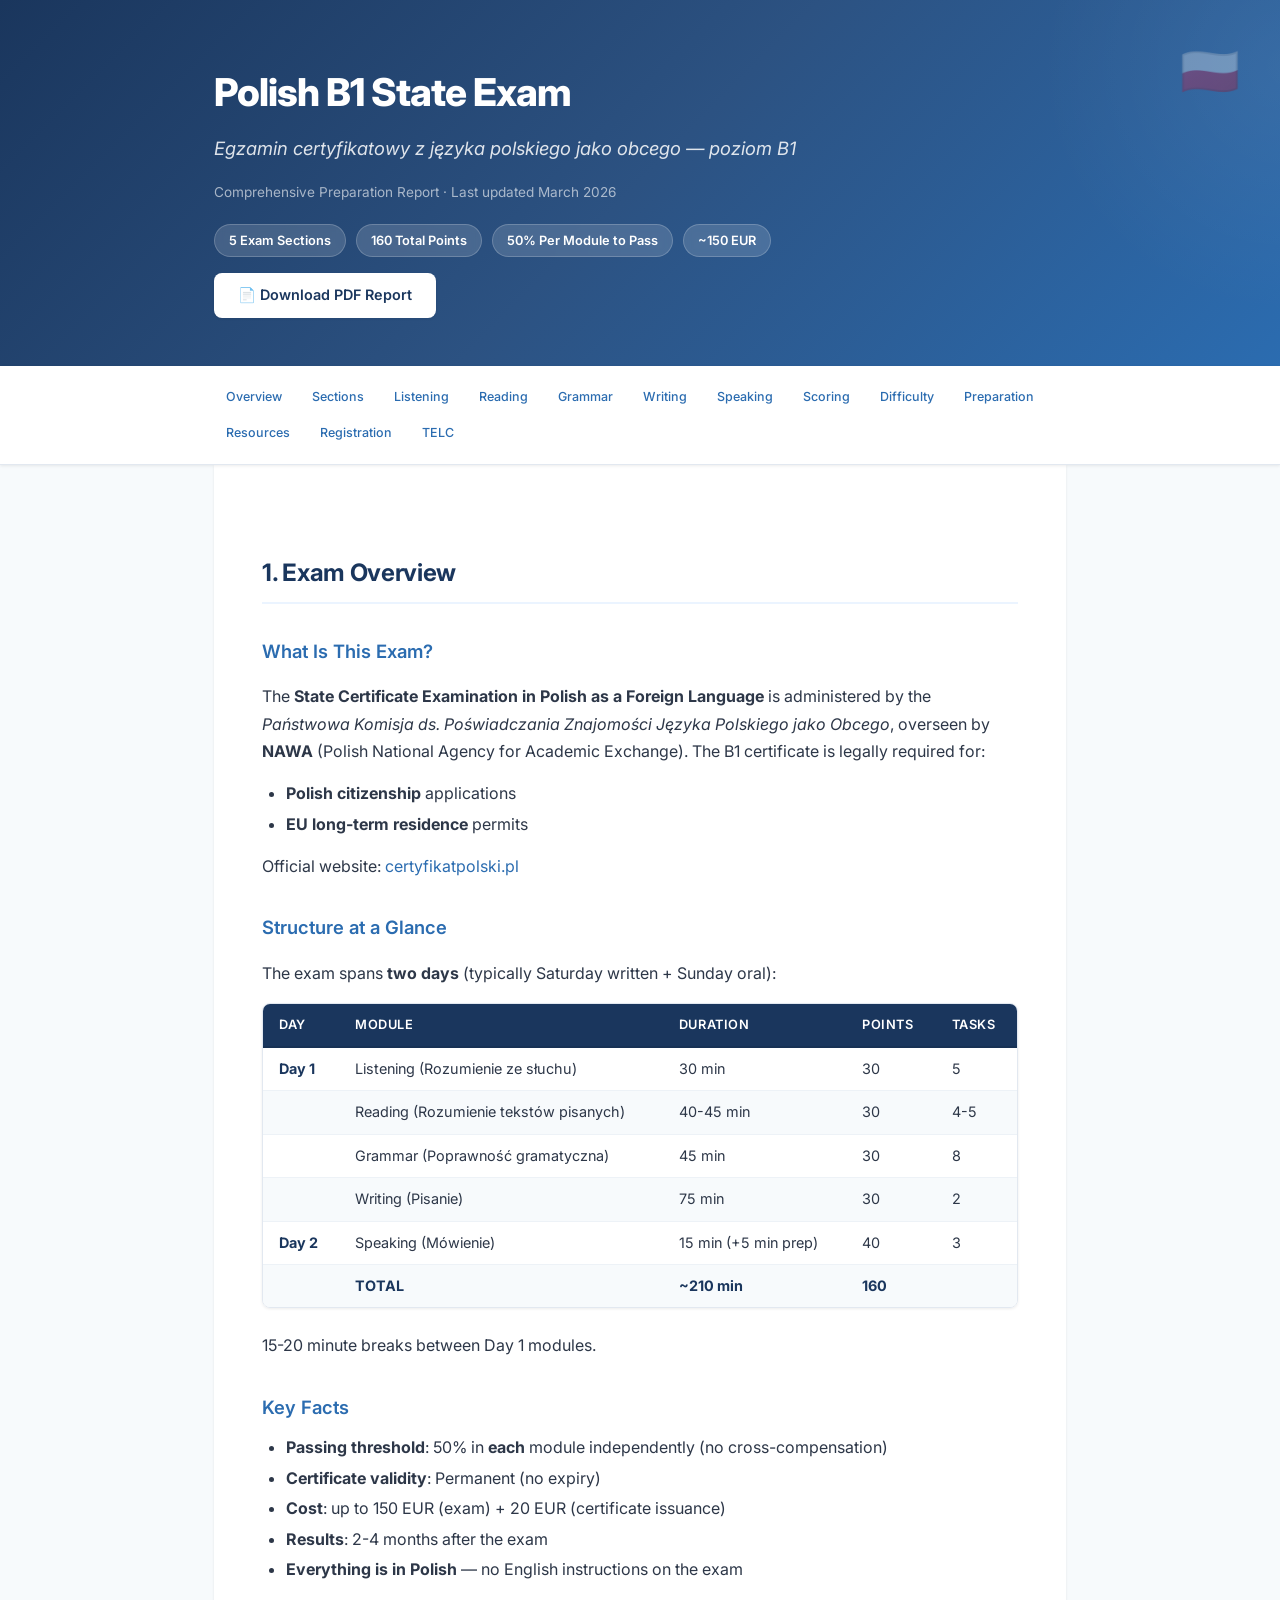
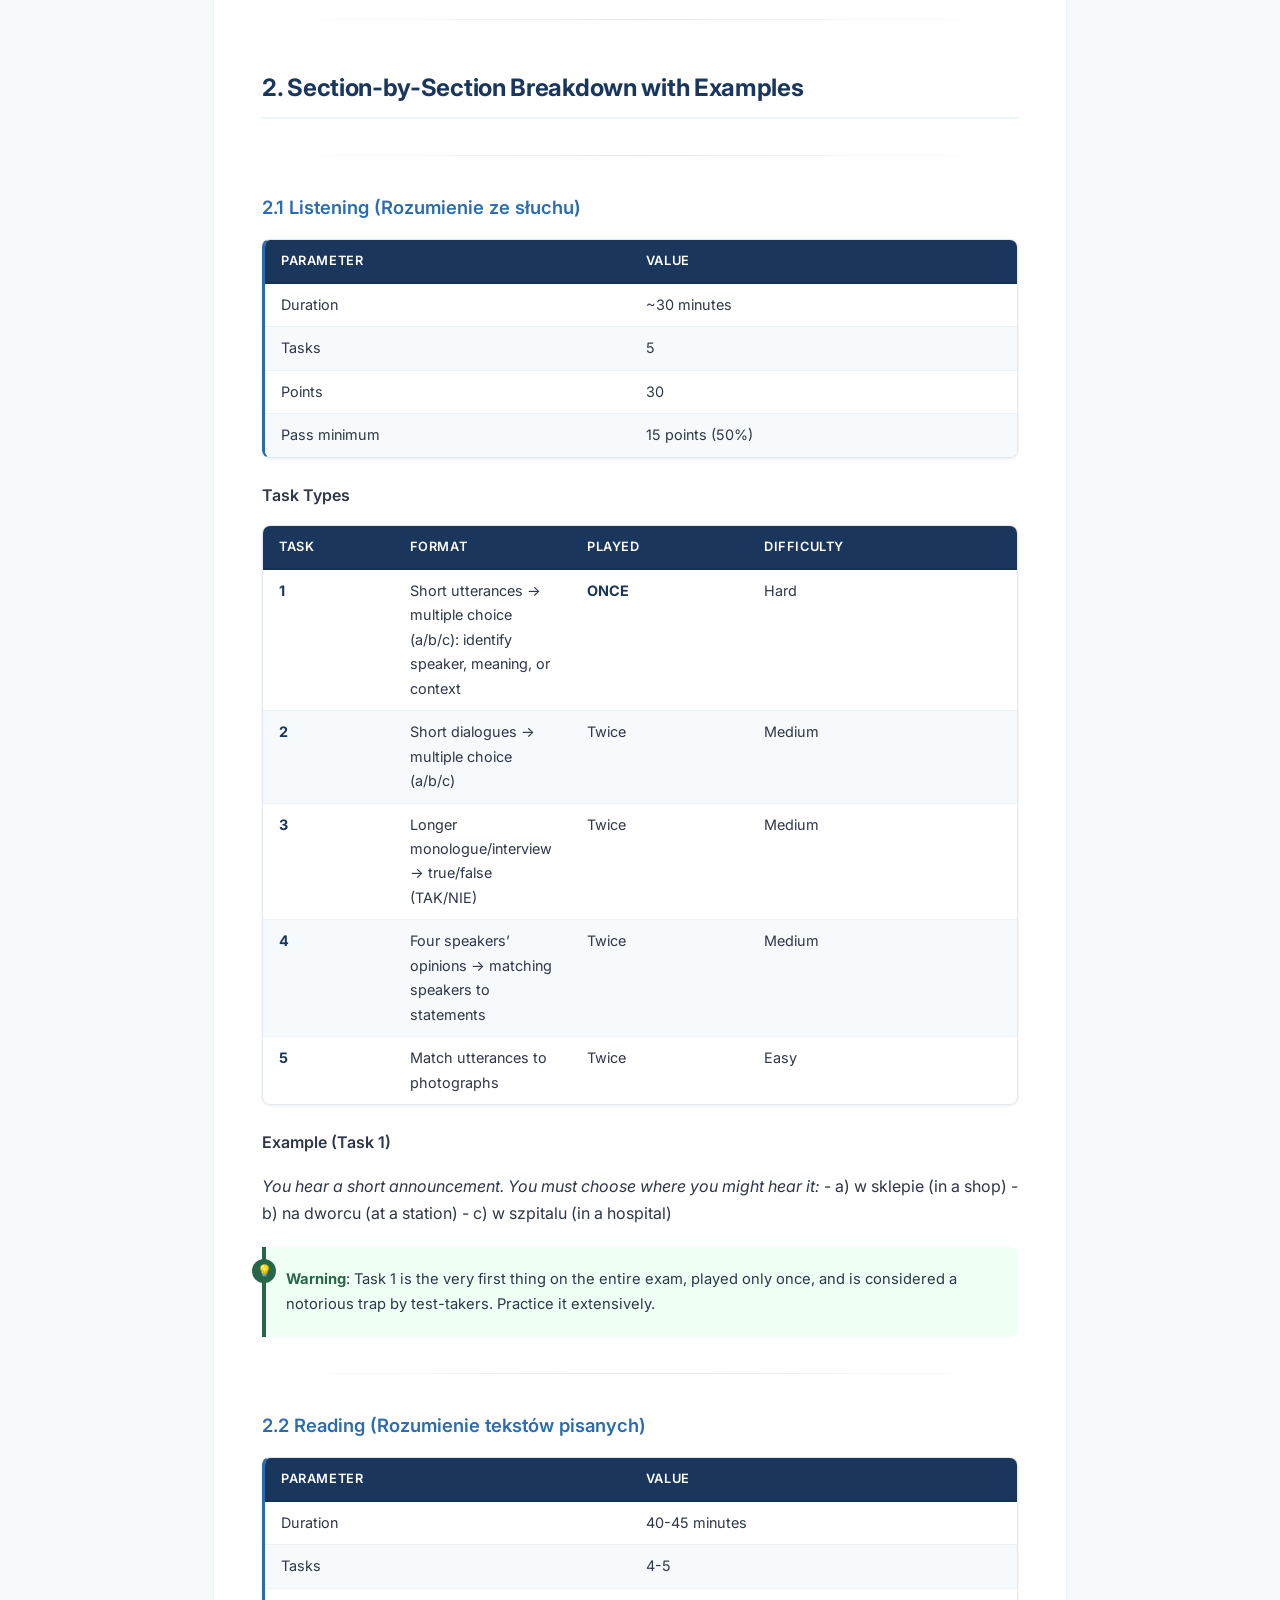
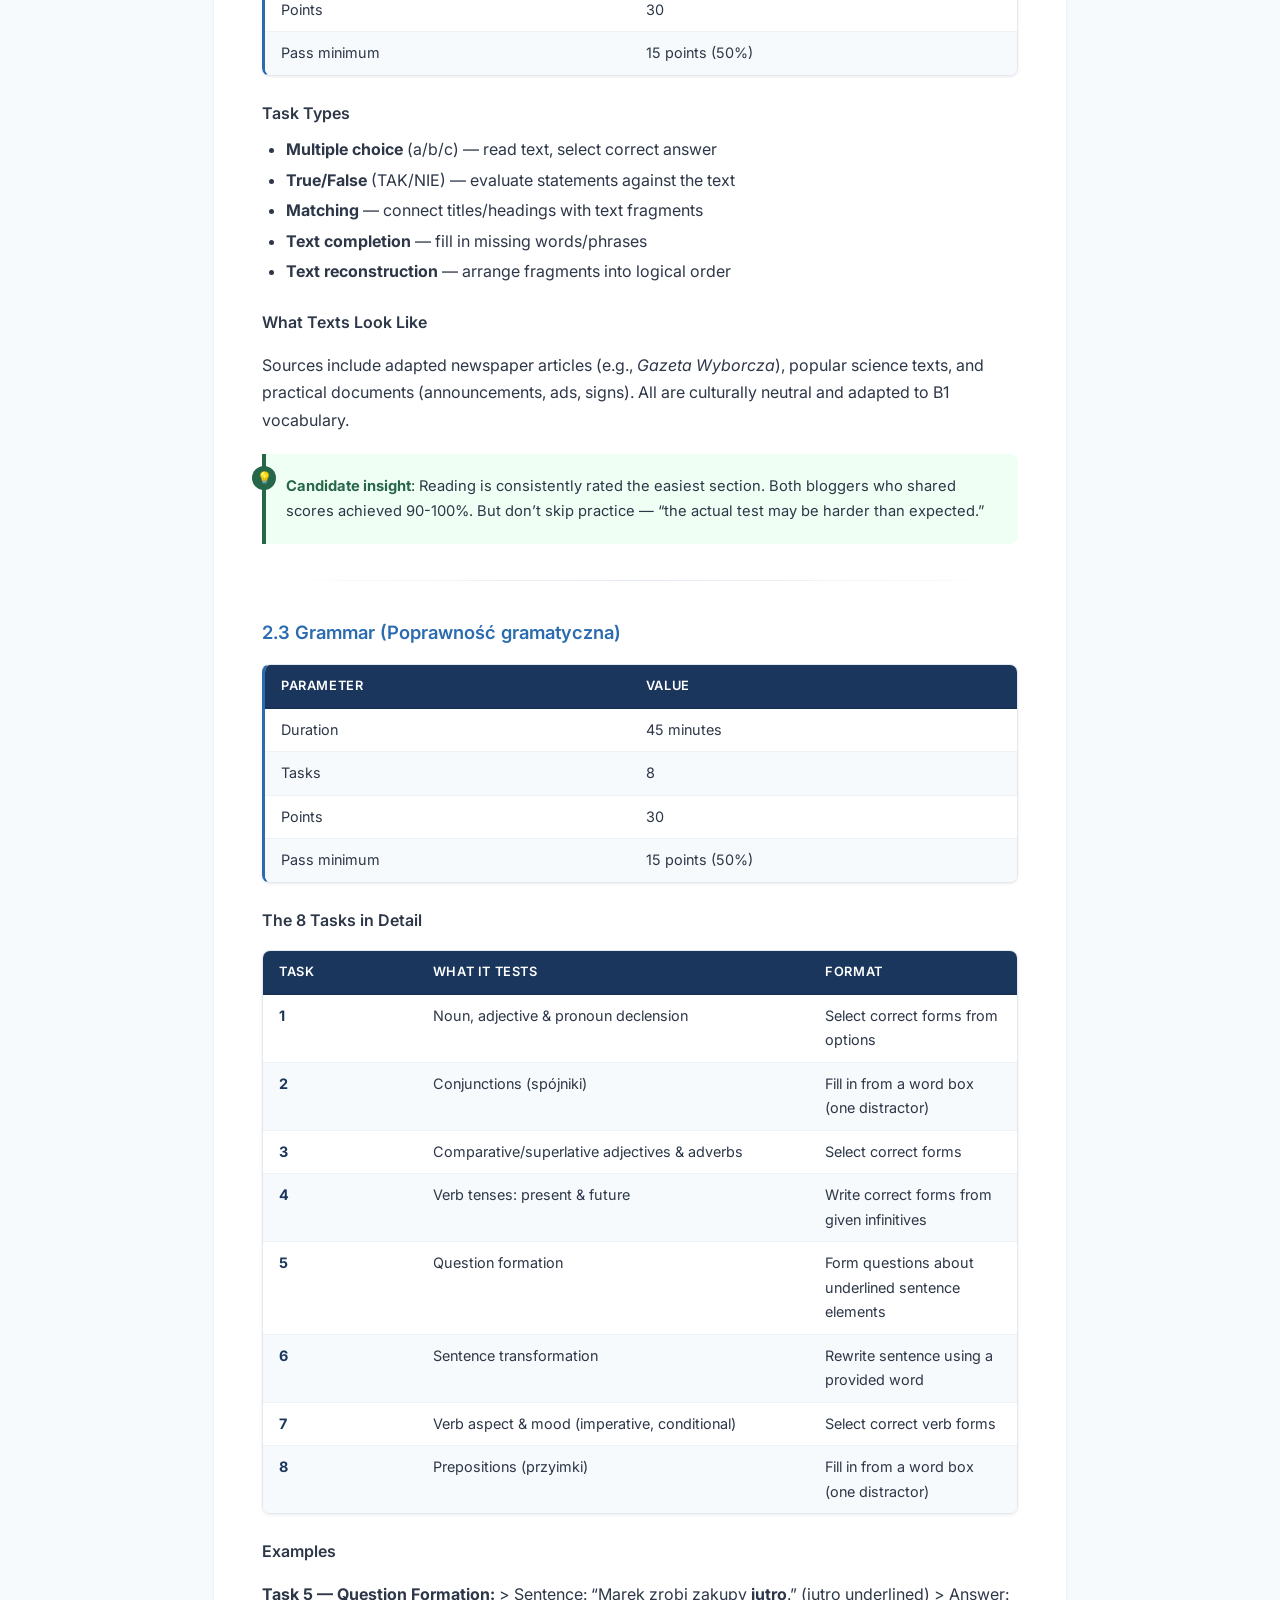
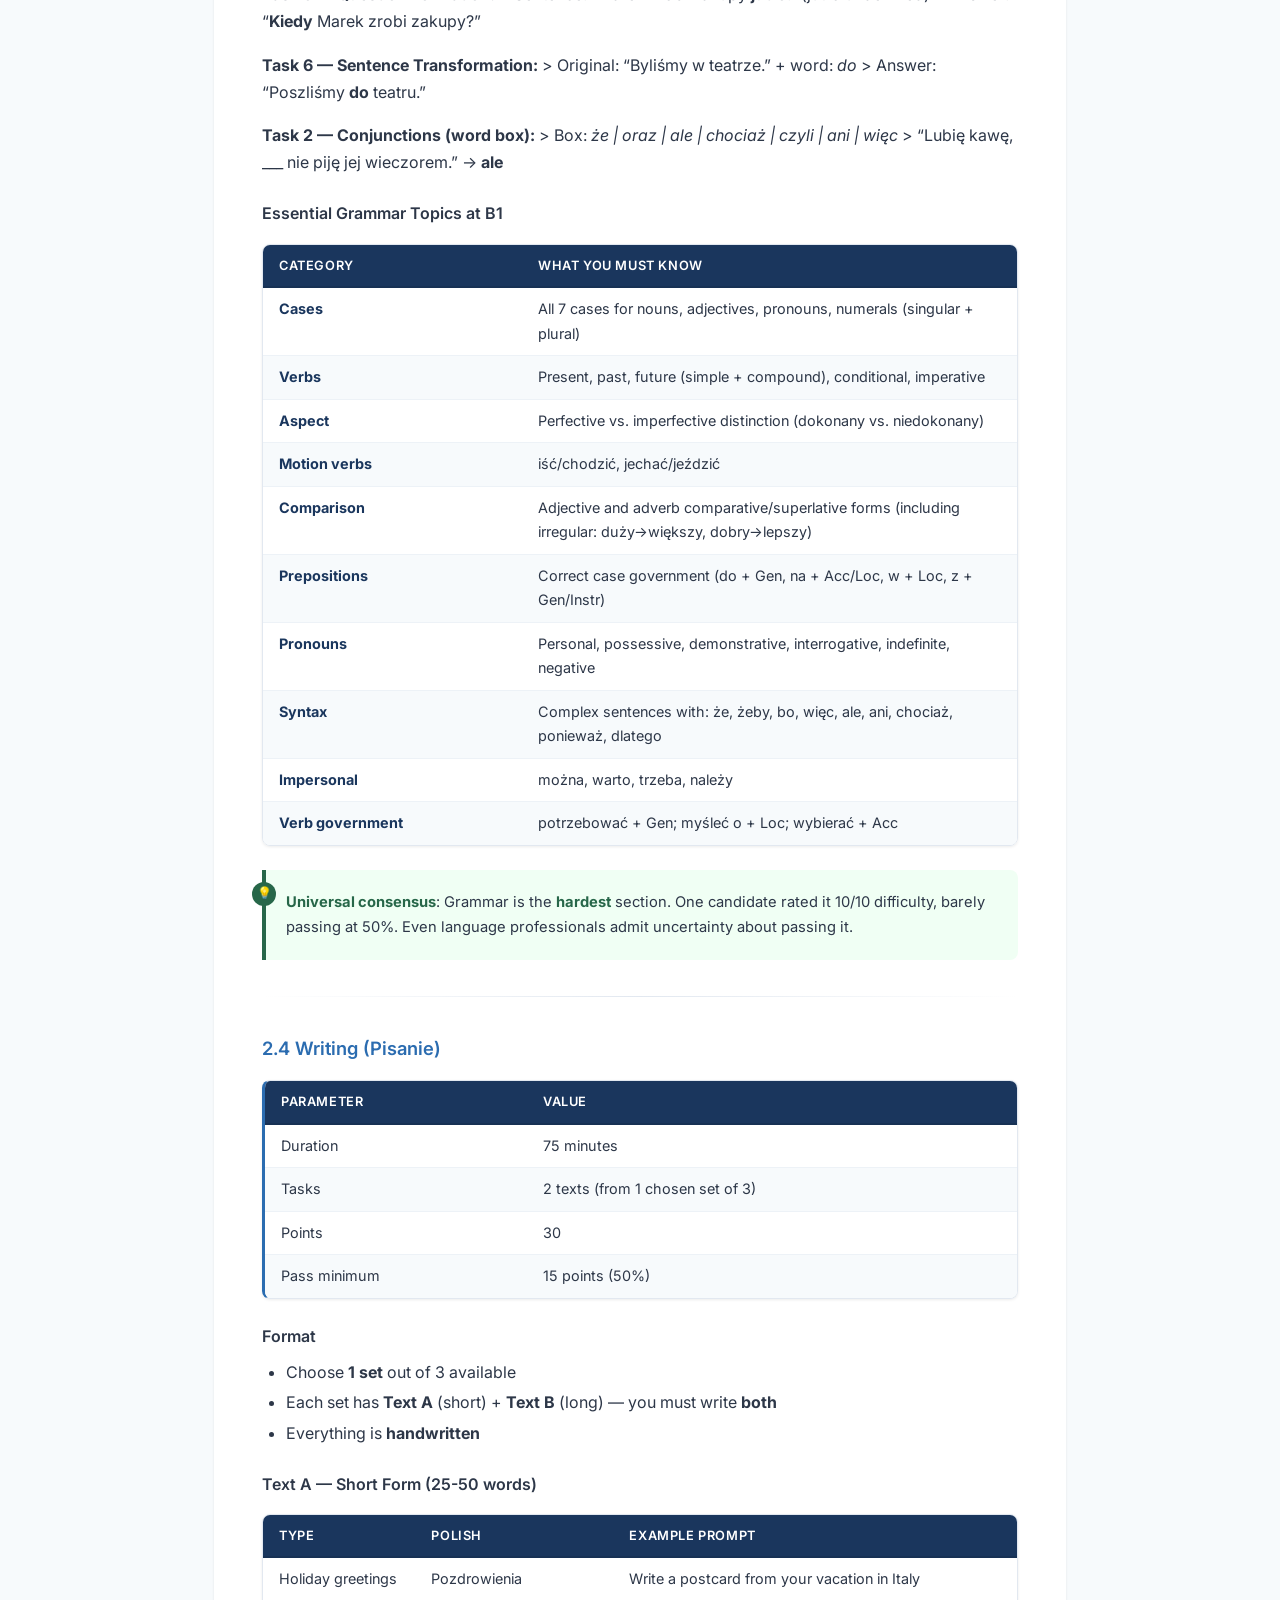
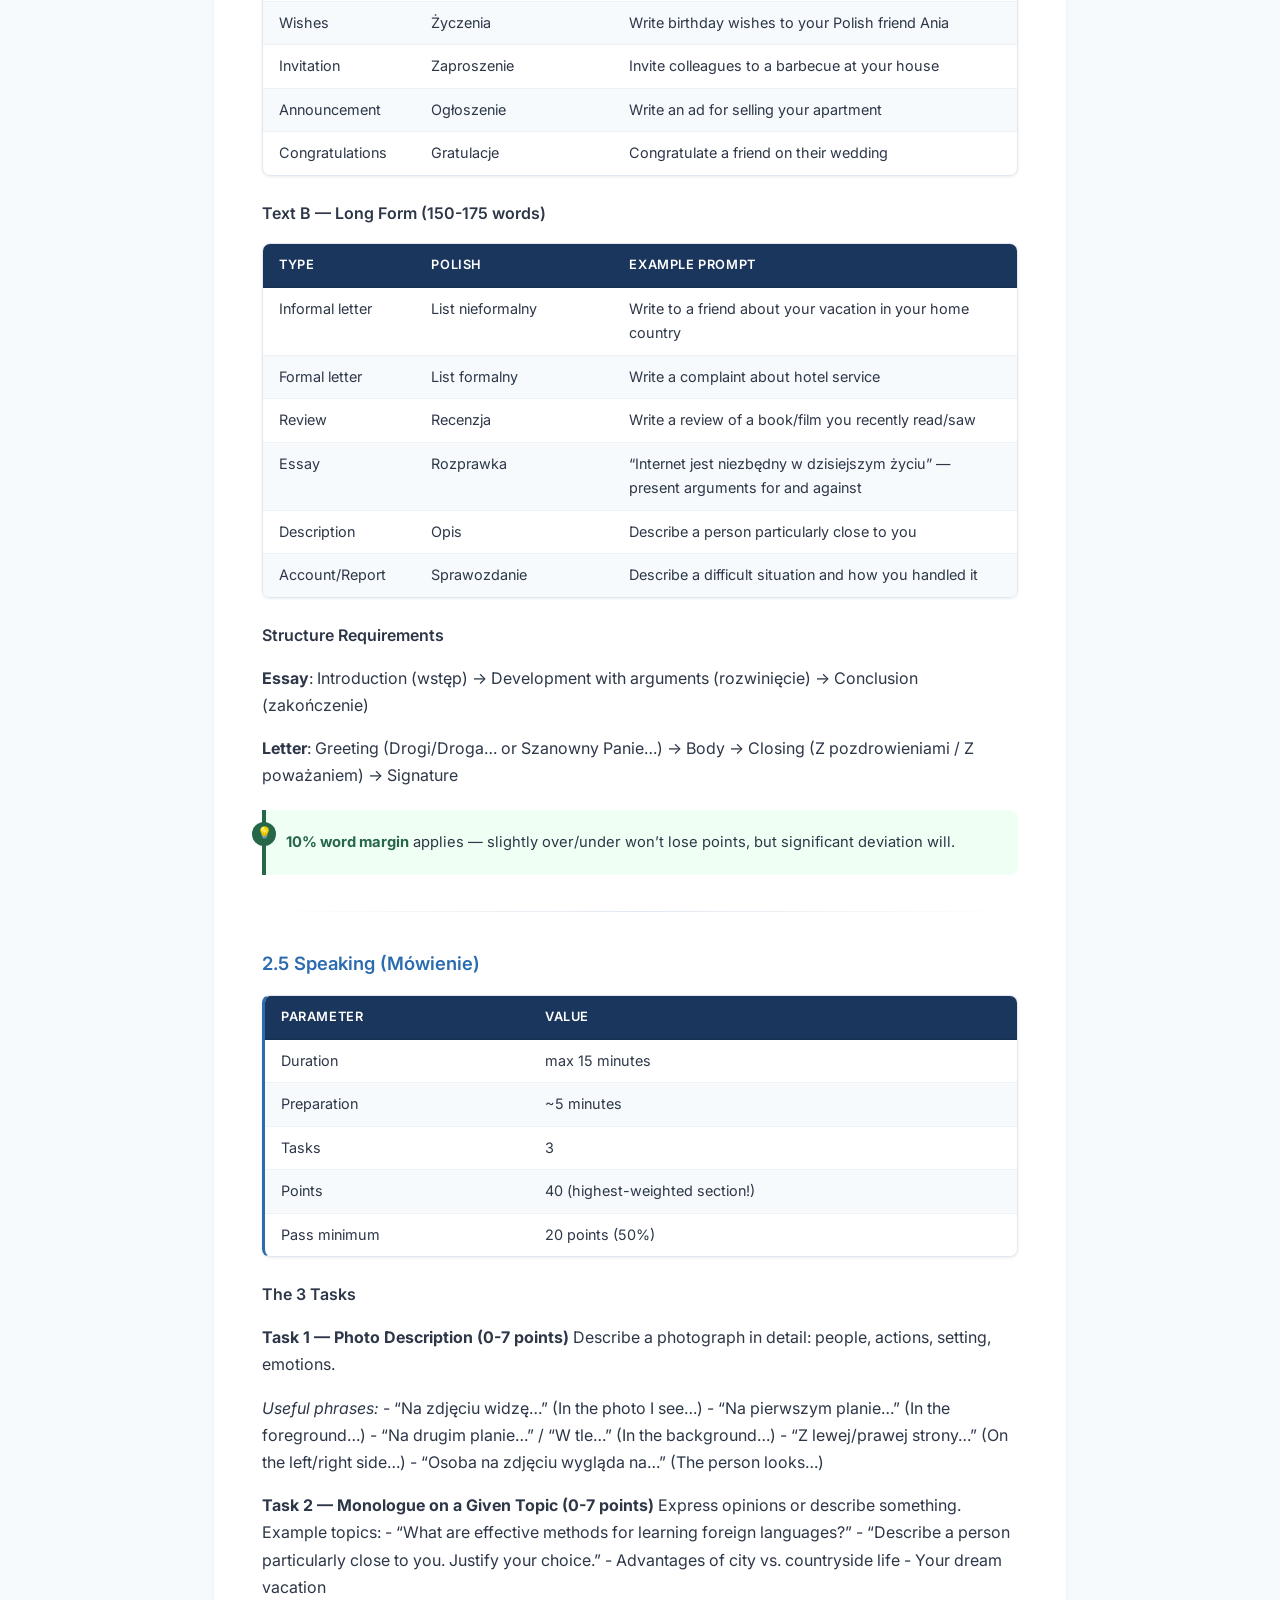
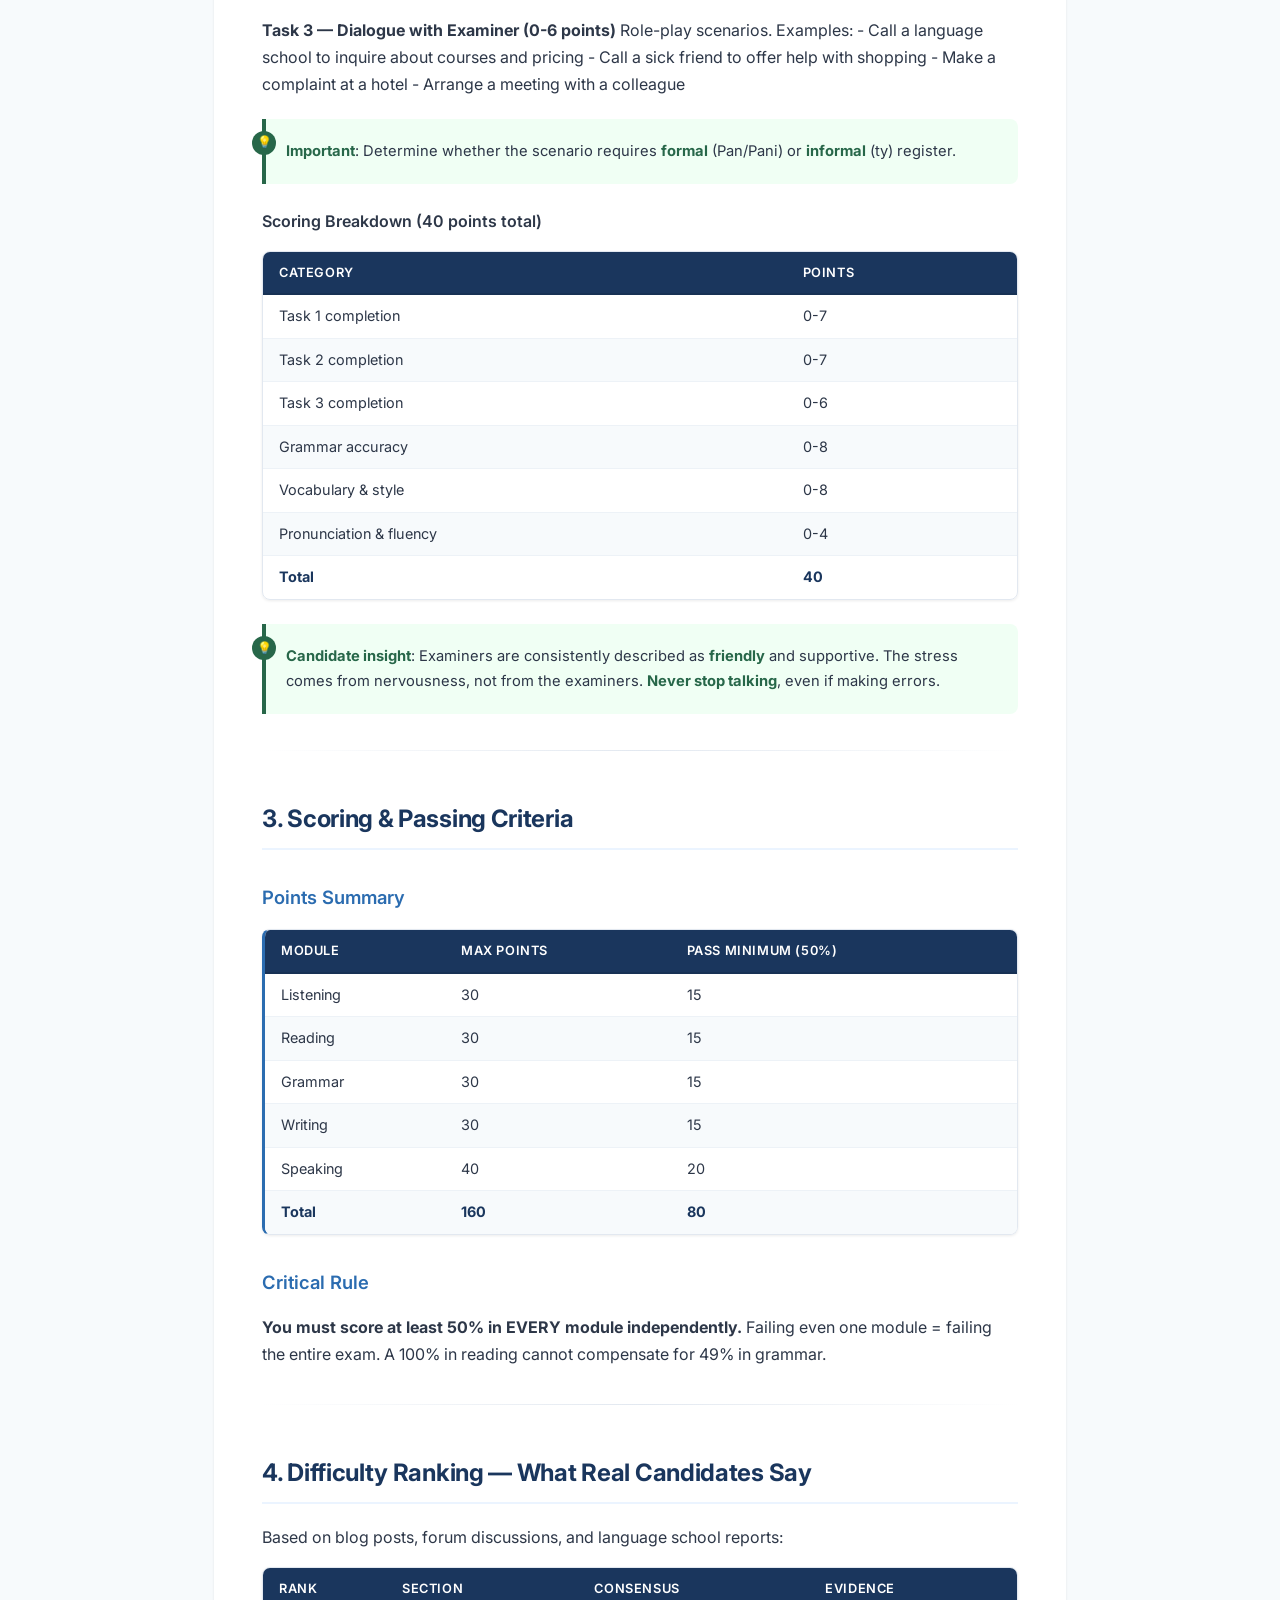
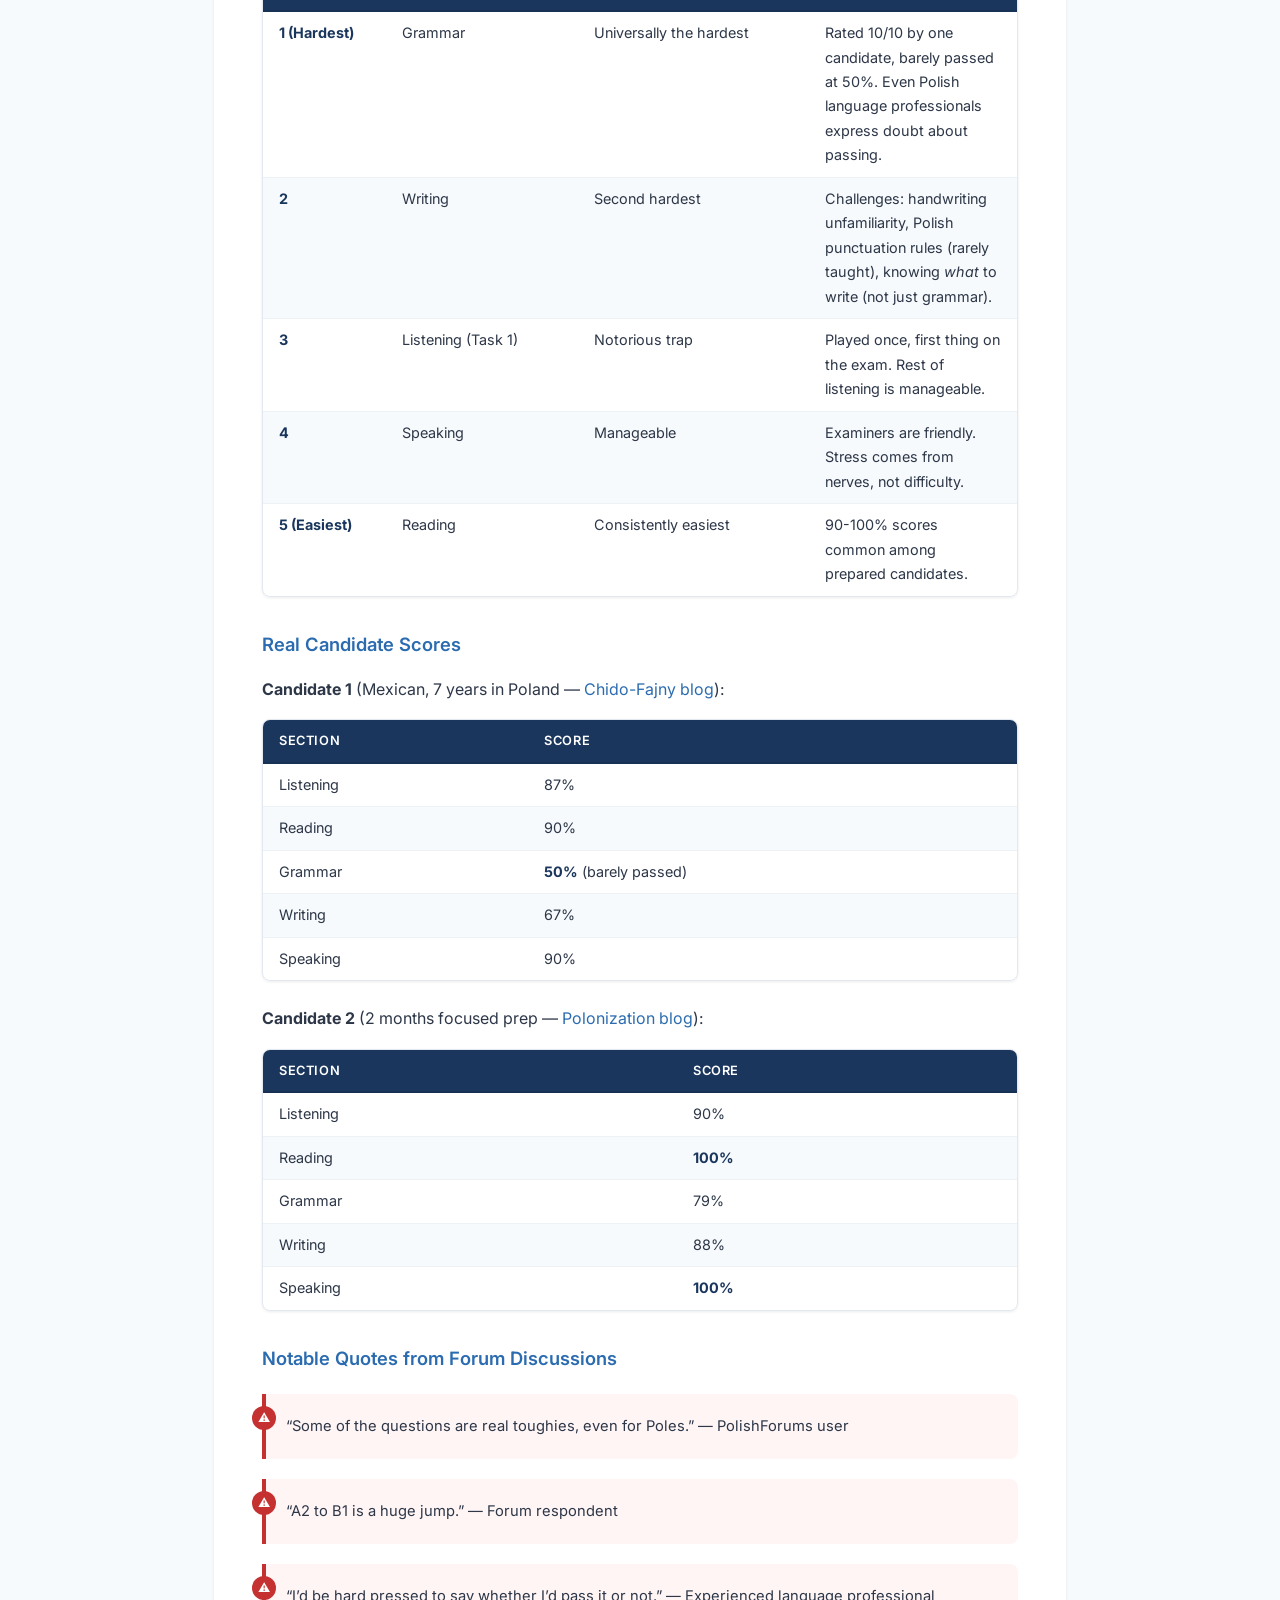
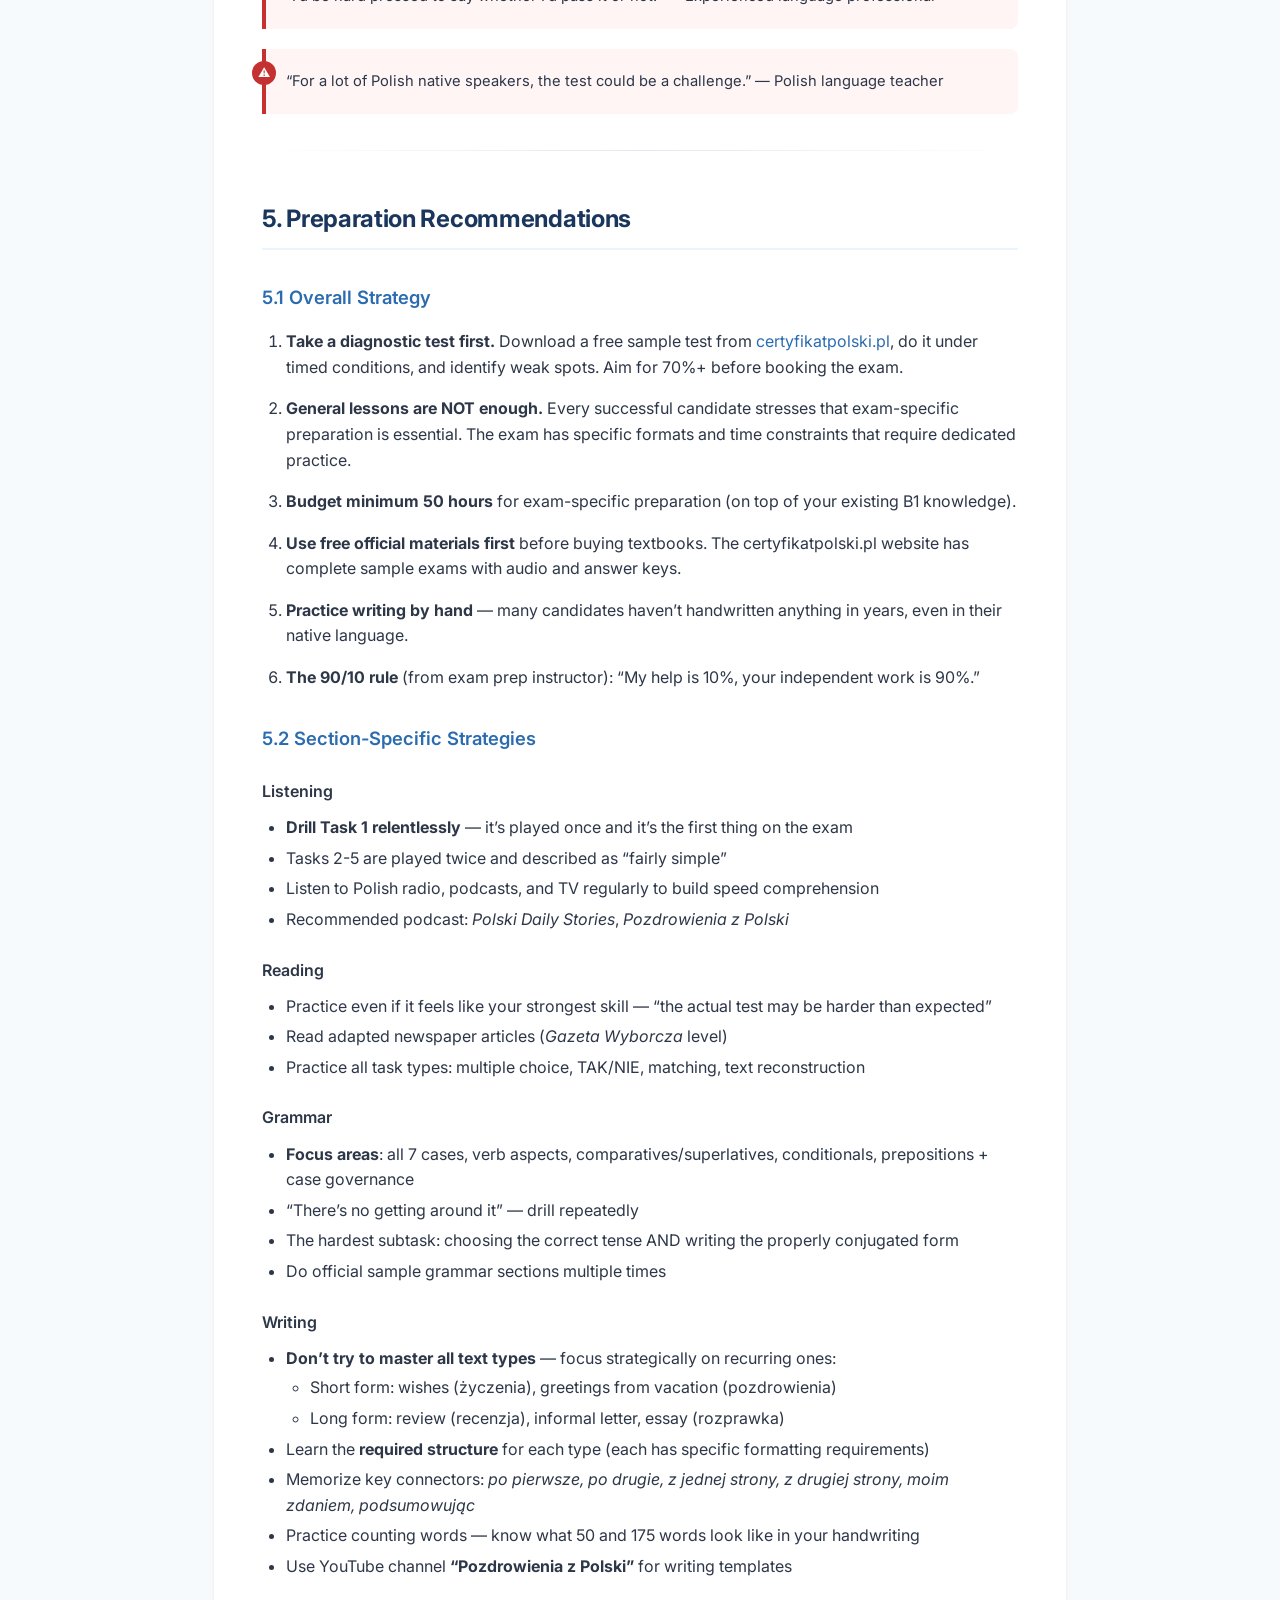
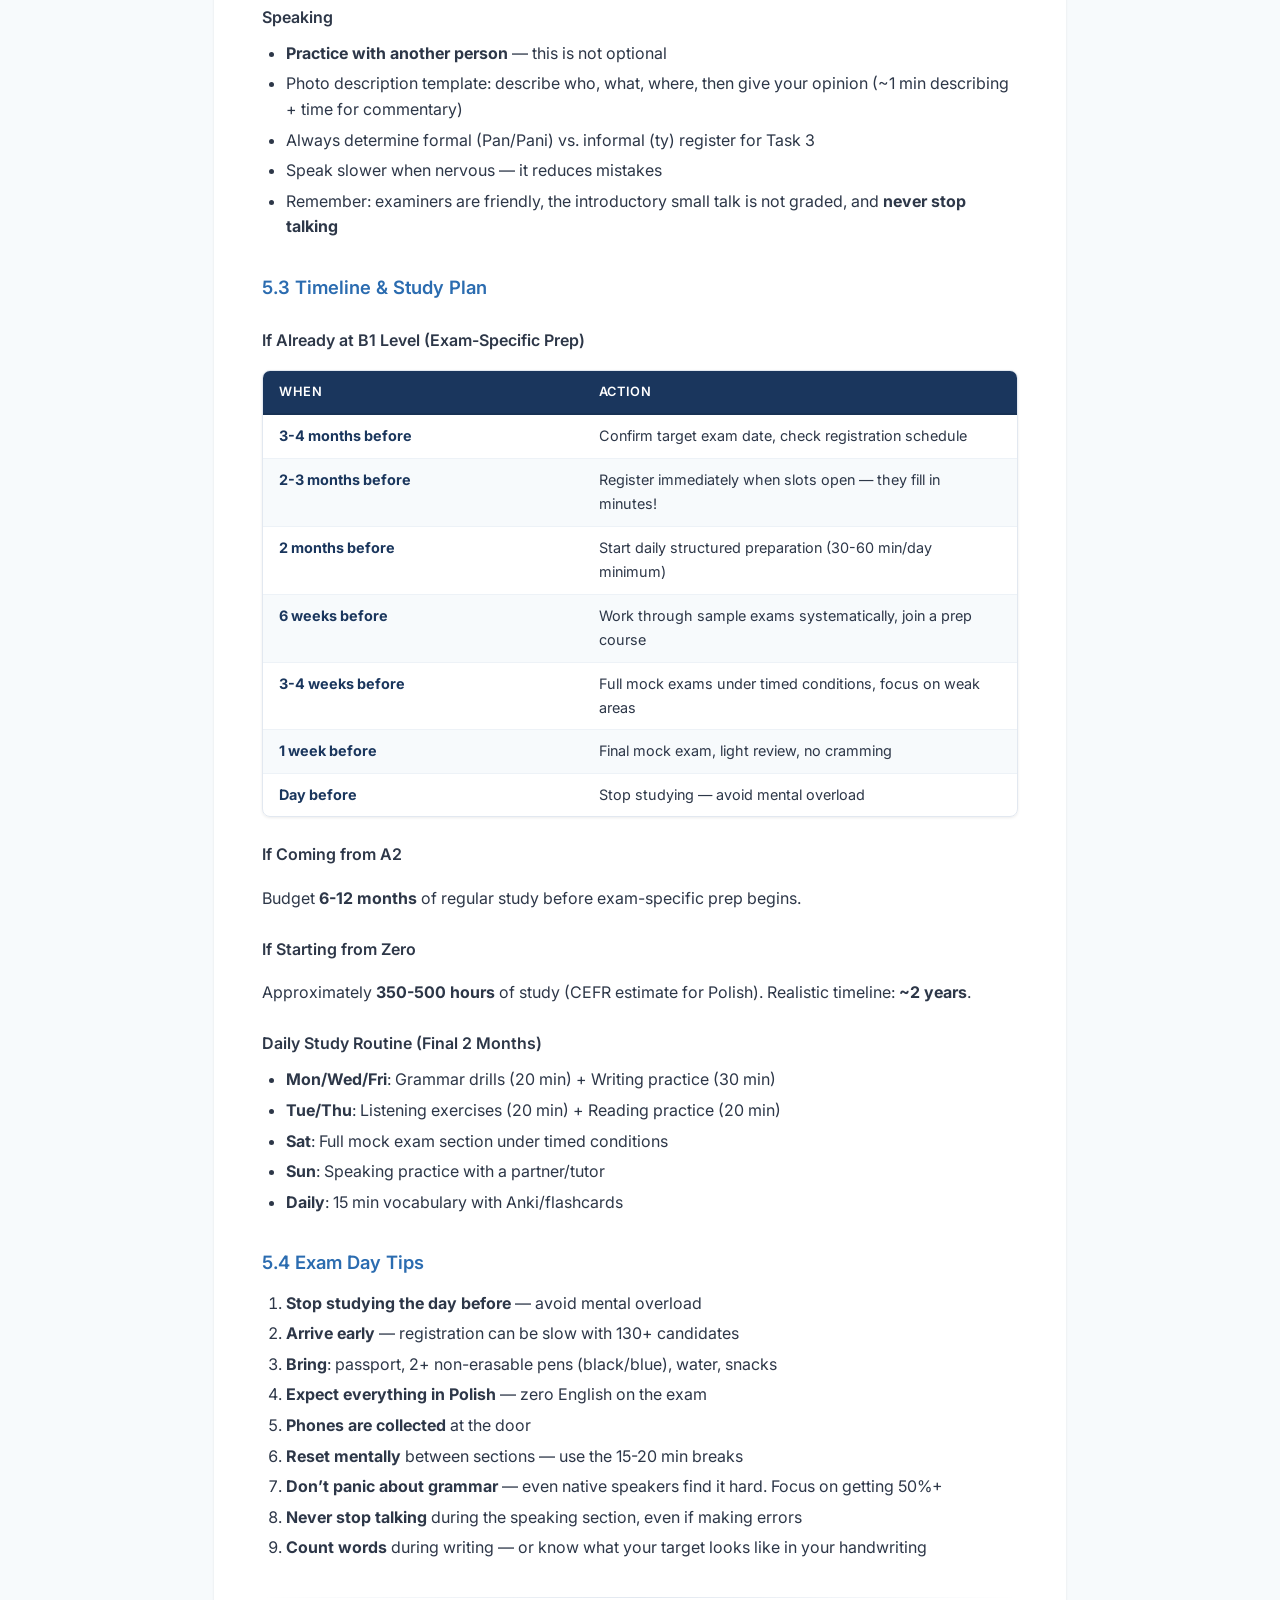
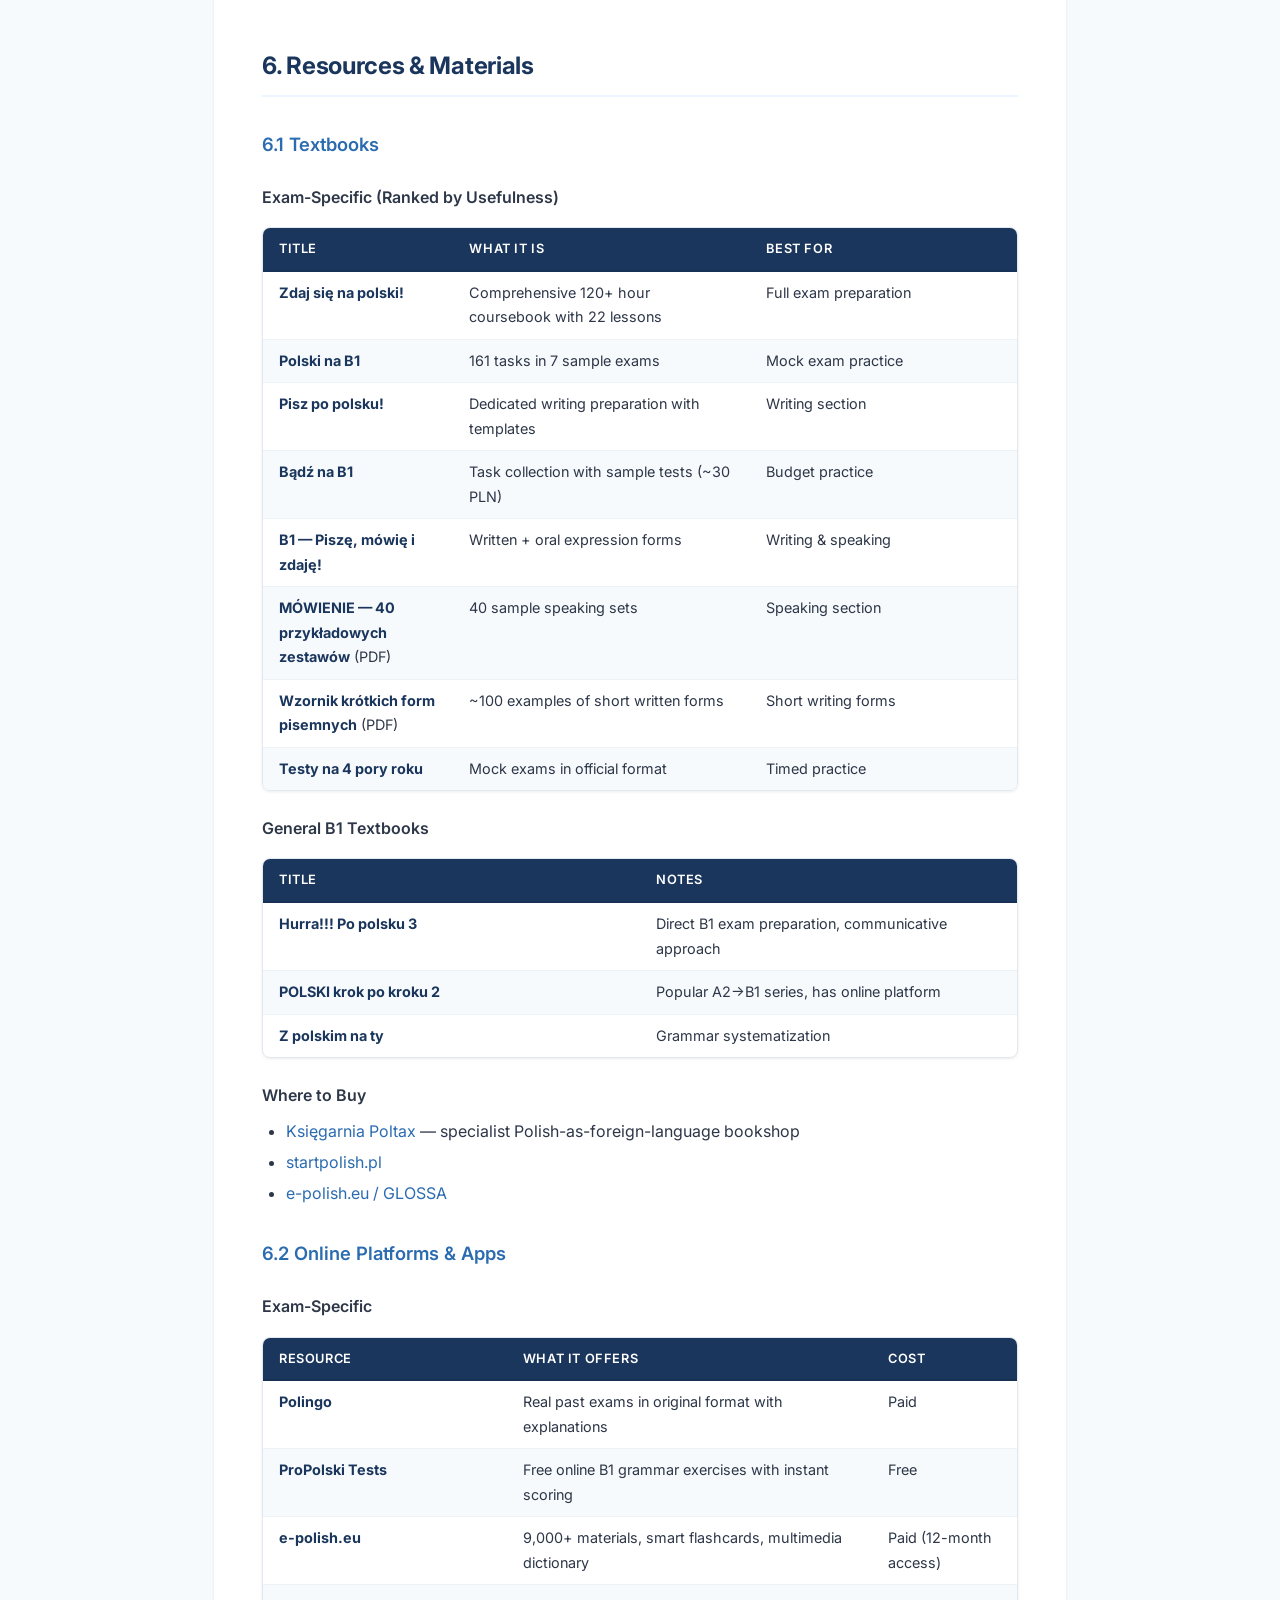
<file: docs/index.html>
<!DOCTYPE html>
<html lang="en">
<head>
  <meta charset="UTF-8">
  <meta name="viewport" content="width=device-width, initial-scale=1.0">
  <title>Polish B1 State Exam — Comprehensive Preparation Report</title>
  <meta name="description" content="Complete guide to the Polish B1 state certification exam (Egzamin certyfikatowy z języka polskiego). Exam structure, examples, preparation strategies, and resources.">
  <link rel="stylesheet" href="style.css">
  <link rel="icon" href="data:image/svg+xml,<svg xmlns='http://www.w3.org/2000/svg' viewBox='0 0 100 100'><text y='.9em' font-size='90'>🇵🇱</text></svg>">
</head>
<body>

  <!-- Hero -->
  <header class="hero">
    <div class="page-wrapper">
      <h1>Polish B1 State Exam</h1>
      <div class="subtitle">Egzamin certyfikatowy z języka polskiego jako obcego — poziom B1</div>
      <div class="meta">Comprehensive Preparation Report &middot; Last updated March 2026</div>
      <div class="badge-row">
        <span class="badge">5 Exam Sections</span>
        <span class="badge">160 Total Points</span>
        <span class="badge">50% Per Module to Pass</span>
        <span class="badge">~150 EUR</span>
      </div>
      <a href="https://github.com/dnegometyanov/polish-exam-research/raw/main/exam_preparation_report.pdf" class="download-btn">
        📄 Download PDF Report
      </a>
    </div>
  </header>

  <!-- Sticky Navigation -->
  <div class="toc-bar">
    <nav>
      <a href="#1-exam-overview">Overview</a>
      <a href="#2-section-by-section-breakdown-with-examples">Sections</a>
      <a href="#21-listening-rozumienie-ze-słuchu">Listening</a>
      <a href="#22-reading-rozumienie-tekstów-pisanych">Reading</a>
      <a href="#23-grammar-poprawność-gramatyczna">Grammar</a>
      <a href="#24-writing-pisanie">Writing</a>
      <a href="#25-speaking-mówienie">Speaking</a>
      <a href="#3-scoring--passing-criteria">Scoring</a>
      <a href="#4-difficulty-ranking--what-real-candidates-say">Difficulty</a>
      <a href="#5-preparation-recommendations">Preparation</a>
      <a href="#6-resources--materials">Resources</a>
      <a href="#7-registration--logistics">Registration</a>
      <a href="#8-alternative-telc-exam">TELC</a>
    </nav>
  </div>

  <!-- Content -->
  <main>
    <div class="page-wrapper">
      <div class="content">
        
<h2 id="exam-overview">1. Exam Overview</h2>
<h3 id="what-is-this-exam">What Is This Exam?</h3>
<p>The <strong>State Certificate Examination in Polish as a Foreign
Language</strong> is administered by the <em>Państwowa Komisja ds.
Poświadczania Znajomości Języka Polskiego jako Obcego</em>, overseen by
<strong>NAWA</strong> (Polish National Agency for Academic Exchange).
The B1 certificate is legally required for:</p>
<ul>
<li><strong>Polish citizenship</strong> applications</li>
<li><strong>EU long-term residence</strong> permits</li>
</ul>
<p>Official website: <a
href="https://certyfikatpolski.pl/en/">certyfikatpolski.pl</a></p>
<h3 id="structure-at-a-glance">Structure at a Glance</h3>
<p>The exam spans <strong>two days</strong> (typically Saturday written
+ Sunday oral):</p>
<table>
<thead>
<tr>
<th>Day</th>
<th>Module</th>
<th>Duration</th>
<th>Points</th>
<th>Tasks</th>
</tr>
</thead>
<tbody>
<tr>
<td><strong>Day 1</strong></td>
<td>Listening (Rozumienie ze słuchu)</td>
<td>30 min</td>
<td>30</td>
<td>5</td>
</tr>
<tr>
<td></td>
<td>Reading (Rozumienie tekstów pisanych)</td>
<td>40-45 min</td>
<td>30</td>
<td>4-5</td>
</tr>
<tr>
<td></td>
<td>Grammar (Poprawność gramatyczna)</td>
<td>45 min</td>
<td>30</td>
<td>8</td>
</tr>
<tr>
<td></td>
<td>Writing (Pisanie)</td>
<td>75 min</td>
<td>30</td>
<td>2</td>
</tr>
<tr>
<td><strong>Day 2</strong></td>
<td>Speaking (Mówienie)</td>
<td>15 min (+5 min prep)</td>
<td>40</td>
<td>3</td>
</tr>
<tr>
<td></td>
<td><strong>TOTAL</strong></td>
<td><strong>~210 min</strong></td>
<td><strong>160</strong></td>
<td></td>
</tr>
</tbody>
</table>
<p>15-20 minute breaks between Day 1 modules.</p>
<h3 id="key-facts">Key Facts</h3>
<ul>
<li><strong>Passing threshold</strong>: 50% in <strong>each</strong>
module independently (no cross-compensation)</li>
<li><strong>Certificate validity</strong>: Permanent (no expiry)</li>
<li><strong>Cost</strong>: up to 150 EUR (exam) + 20 EUR (certificate
issuance)</li>
<li><strong>Results</strong>: 2-4 months after the exam</li>
<li><strong>Everything is in Polish</strong> — no English instructions
on the exam</li>
</ul>
<hr />
<h2 id="section-by-section-breakdown-with-examples">2.
Section-by-Section Breakdown with Examples</h2>
<hr />
<h3 id="listening-rozumienie-ze-słuchu">2.1 Listening (Rozumienie ze
słuchu)</h3>
<table>
<thead>
<tr>
<th>Parameter</th>
<th>Value</th>
</tr>
</thead>
<tbody>
<tr>
<td>Duration</td>
<td>~30 minutes</td>
</tr>
<tr>
<td>Tasks</td>
<td>5</td>
</tr>
<tr>
<td>Points</td>
<td>30</td>
</tr>
<tr>
<td>Pass minimum</td>
<td>15 points (50%)</td>
</tr>
</tbody>
</table>
<h4 id="task-types">Task Types</h4>
<table>
<colgroup>
<col style="width: 17%" />
<col style="width: 23%" />
<col style="width: 23%" />
<col style="width: 35%" />
</colgroup>
<thead>
<tr>
<th>Task</th>
<th>Format</th>
<th>Played</th>
<th>Difficulty</th>
</tr>
</thead>
<tbody>
<tr>
<td><strong>1</strong></td>
<td>Short utterances → multiple choice (a/b/c): identify speaker,
meaning, or context</td>
<td><strong>ONCE</strong></td>
<td>Hard</td>
</tr>
<tr>
<td><strong>2</strong></td>
<td>Short dialogues → multiple choice (a/b/c)</td>
<td>Twice</td>
<td>Medium</td>
</tr>
<tr>
<td><strong>3</strong></td>
<td>Longer monologue/interview → true/false (TAK/NIE)</td>
<td>Twice</td>
<td>Medium</td>
</tr>
<tr>
<td><strong>4</strong></td>
<td>Four speakers’ opinions → matching speakers to statements</td>
<td>Twice</td>
<td>Medium</td>
</tr>
<tr>
<td><strong>5</strong></td>
<td>Match utterances to photographs</td>
<td>Twice</td>
<td>Easy</td>
</tr>
</tbody>
</table>
<h4 id="example-task-1">Example (Task 1)</h4>
<p><em>You hear a short announcement. You must choose where you might
hear it:</em> - a) w sklepie (in a shop) - b) na dworcu (at a station) -
c) w szpitalu (in a hospital)</p>
<blockquote>
<p><strong>Warning</strong>: Task 1 is the very first thing on the
entire exam, played only once, and is considered a notorious trap by
test-takers. Practice it extensively.</p>
</blockquote>
<hr />
<h3 id="reading-rozumienie-tekstów-pisanych">2.2 Reading (Rozumienie
tekstów pisanych)</h3>
<table>
<thead>
<tr>
<th>Parameter</th>
<th>Value</th>
</tr>
</thead>
<tbody>
<tr>
<td>Duration</td>
<td>40-45 minutes</td>
</tr>
<tr>
<td>Tasks</td>
<td>4-5</td>
</tr>
<tr>
<td>Points</td>
<td>30</td>
</tr>
<tr>
<td>Pass minimum</td>
<td>15 points (50%)</td>
</tr>
</tbody>
</table>
<h4 id="task-types-1">Task Types</h4>
<ul>
<li><strong>Multiple choice</strong> (a/b/c) — read text, select correct
answer</li>
<li><strong>True/False</strong> (TAK/NIE) — evaluate statements against
the text</li>
<li><strong>Matching</strong> — connect titles/headings with text
fragments</li>
<li><strong>Text completion</strong> — fill in missing
words/phrases</li>
<li><strong>Text reconstruction</strong> — arrange fragments into
logical order</li>
</ul>
<h4 id="what-texts-look-like">What Texts Look Like</h4>
<p>Sources include adapted newspaper articles (e.g., <em>Gazeta
Wyborcza</em>), popular science texts, and practical documents
(announcements, ads, signs). All are culturally neutral and adapted to
B1 vocabulary.</p>
<blockquote>
<p><strong>Candidate insight</strong>: Reading is consistently rated the
easiest section. Both bloggers who shared scores achieved 90-100%. But
don’t skip practice — “the actual test may be harder than expected.”</p>
</blockquote>
<hr />
<h3 id="grammar-poprawność-gramatyczna">2.3 Grammar (Poprawność
gramatyczna)</h3>
<table>
<thead>
<tr>
<th>Parameter</th>
<th>Value</th>
</tr>
</thead>
<tbody>
<tr>
<td>Duration</td>
<td>45 minutes</td>
</tr>
<tr>
<td>Tasks</td>
<td>8</td>
</tr>
<tr>
<td>Points</td>
<td>30</td>
</tr>
<tr>
<td>Pass minimum</td>
<td>15 points (50%)</td>
</tr>
</tbody>
</table>
<h4 id="the-8-tasks-in-detail">The 8 Tasks in Detail</h4>
<table>
<colgroup>
<col style="width: 20%" />
<col style="width: 51%" />
<col style="width: 27%" />
</colgroup>
<thead>
<tr>
<th>Task</th>
<th>What It Tests</th>
<th>Format</th>
</tr>
</thead>
<tbody>
<tr>
<td><strong>1</strong></td>
<td>Noun, adjective &amp; pronoun declension</td>
<td>Select correct forms from options</td>
</tr>
<tr>
<td><strong>2</strong></td>
<td>Conjunctions (spójniki)</td>
<td>Fill in from a word box (one distractor)</td>
</tr>
<tr>
<td><strong>3</strong></td>
<td>Comparative/superlative adjectives &amp; adverbs</td>
<td>Select correct forms</td>
</tr>
<tr>
<td><strong>4</strong></td>
<td>Verb tenses: present &amp; future</td>
<td>Write correct forms from given infinitives</td>
</tr>
<tr>
<td><strong>5</strong></td>
<td>Question formation</td>
<td>Form questions about underlined sentence elements</td>
</tr>
<tr>
<td><strong>6</strong></td>
<td>Sentence transformation</td>
<td>Rewrite sentence using a provided word</td>
</tr>
<tr>
<td><strong>7</strong></td>
<td>Verb aspect &amp; mood (imperative, conditional)</td>
<td>Select correct verb forms</td>
</tr>
<tr>
<td><strong>8</strong></td>
<td>Prepositions (przyimki)</td>
<td>Fill in from a word box (one distractor)</td>
</tr>
</tbody>
</table>
<h4 id="examples">Examples</h4>
<p><strong>Task 5 — Question Formation:</strong> &gt; Sentence: “Marek
zrobi zakupy <strong>jutro</strong>.” (jutro underlined) &gt; Answer:
“<strong>Kiedy</strong> Marek zrobi zakupy?”</p>
<p><strong>Task 6 — Sentence Transformation:</strong> &gt; Original:
“Byliśmy w teatrze.” + word: <em>do</em> &gt; Answer: “Poszliśmy
<strong>do</strong> teatru.”</p>
<p><strong>Task 2 — Conjunctions (word box):</strong> &gt; Box: <em>że |
oraz | ale | chociaż | czyli | ani | więc</em> &gt; “Lubię kawę, ___ nie
piję jej wieczorem.” → <strong>ale</strong></p>
<h4 id="essential-grammar-topics-at-b1">Essential Grammar Topics at
B1</h4>
<table>
<colgroup>
<col style="width: 34%" />
<col style="width: 65%" />
</colgroup>
<thead>
<tr>
<th>Category</th>
<th>What You Must Know</th>
</tr>
</thead>
<tbody>
<tr>
<td><strong>Cases</strong></td>
<td>All 7 cases for nouns, adjectives, pronouns, numerals (singular +
plural)</td>
</tr>
<tr>
<td><strong>Verbs</strong></td>
<td>Present, past, future (simple + compound), conditional,
imperative</td>
</tr>
<tr>
<td><strong>Aspect</strong></td>
<td>Perfective vs. imperfective distinction (dokonany
vs. niedokonany)</td>
</tr>
<tr>
<td><strong>Motion verbs</strong></td>
<td>iść/chodzić, jechać/jeździć</td>
</tr>
<tr>
<td><strong>Comparison</strong></td>
<td>Adjective and adverb comparative/superlative forms (including
irregular: duży→większy, dobry→lepszy)</td>
</tr>
<tr>
<td><strong>Prepositions</strong></td>
<td>Correct case government (do + Gen, na + Acc/Loc, w + Loc, z +
Gen/Instr)</td>
</tr>
<tr>
<td><strong>Pronouns</strong></td>
<td>Personal, possessive, demonstrative, interrogative, indefinite,
negative</td>
</tr>
<tr>
<td><strong>Syntax</strong></td>
<td>Complex sentences with: że, żeby, bo, więc, ale, ani, chociaż,
ponieważ, dlatego</td>
</tr>
<tr>
<td><strong>Impersonal</strong></td>
<td>można, warto, trzeba, należy</td>
</tr>
<tr>
<td><strong>Verb government</strong></td>
<td>potrzebować + Gen; myśleć o + Loc; wybierać + Acc</td>
</tr>
</tbody>
</table>
<blockquote>
<p><strong>Universal consensus</strong>: Grammar is the
<strong>hardest</strong> section. One candidate rated it 10/10
difficulty, barely passing at 50%. Even language professionals admit
uncertainty about passing it.</p>
</blockquote>
<hr />
<h3 id="writing-pisanie">2.4 Writing (Pisanie)</h3>
<table>
<thead>
<tr>
<th>Parameter</th>
<th>Value</th>
</tr>
</thead>
<tbody>
<tr>
<td>Duration</td>
<td>75 minutes</td>
</tr>
<tr>
<td>Tasks</td>
<td>2 texts (from 1 chosen set of 3)</td>
</tr>
<tr>
<td>Points</td>
<td>30</td>
</tr>
<tr>
<td>Pass minimum</td>
<td>15 points (50%)</td>
</tr>
</tbody>
</table>
<h4 id="format">Format</h4>
<ul>
<li>Choose <strong>1 set</strong> out of 3 available</li>
<li>Each set has <strong>Text A</strong> (short) + <strong>Text
B</strong> (long) — you must write <strong>both</strong></li>
<li>Everything is <strong>handwritten</strong></li>
</ul>
<h4 id="text-a-short-form-25-50-words">Text A — Short Form (25-50
words)</h4>
<table>
<colgroup>
<col style="width: 20%" />
<col style="width: 26%" />
<col style="width: 53%" />
</colgroup>
<thead>
<tr>
<th>Type</th>
<th>Polish</th>
<th>Example Prompt</th>
</tr>
</thead>
<tbody>
<tr>
<td>Holiday greetings</td>
<td>Pozdrowienia</td>
<td>Write a postcard from your vacation in Italy</td>
</tr>
<tr>
<td>Wishes</td>
<td>Życzenia</td>
<td>Write birthday wishes to your Polish friend Ania</td>
</tr>
<tr>
<td>Invitation</td>
<td>Zaproszenie</td>
<td>Invite colleagues to a barbecue at your house</td>
</tr>
<tr>
<td>Announcement</td>
<td>Ogłoszenie</td>
<td>Write an ad for selling your apartment</td>
</tr>
<tr>
<td>Congratulations</td>
<td>Gratulacje</td>
<td>Congratulate a friend on their wedding</td>
</tr>
</tbody>
</table>
<h4 id="text-b-long-form-150-175-words">Text B — Long Form (150-175
words)</h4>
<table>
<colgroup>
<col style="width: 20%" />
<col style="width: 26%" />
<col style="width: 53%" />
</colgroup>
<thead>
<tr>
<th>Type</th>
<th>Polish</th>
<th>Example Prompt</th>
</tr>
</thead>
<tbody>
<tr>
<td>Informal letter</td>
<td>List nieformalny</td>
<td>Write to a friend about your vacation in your home country</td>
</tr>
<tr>
<td>Formal letter</td>
<td>List formalny</td>
<td>Write a complaint about hotel service</td>
</tr>
<tr>
<td>Review</td>
<td>Recenzja</td>
<td>Write a review of a book/film you recently read/saw</td>
</tr>
<tr>
<td>Essay</td>
<td>Rozprawka</td>
<td>“Internet jest niezbędny w dzisiejszym życiu” — present arguments
for and against</td>
</tr>
<tr>
<td>Description</td>
<td>Opis</td>
<td>Describe a person particularly close to you</td>
</tr>
<tr>
<td>Account/Report</td>
<td>Sprawozdanie</td>
<td>Describe a difficult situation and how you handled it</td>
</tr>
</tbody>
</table>
<h4 id="structure-requirements">Structure Requirements</h4>
<p><strong>Essay</strong>: Introduction (wstęp) → Development with
arguments (rozwinięcie) → Conclusion (zakończenie)</p>
<p><strong>Letter</strong>: Greeting (Drogi/Droga… or Szanowny Panie…) →
Body → Closing (Z pozdrowieniami / Z poważaniem) → Signature</p>
<blockquote>
<p><strong>10% word margin</strong> applies — slightly over/under won’t
lose points, but significant deviation will.</p>
</blockquote>
<hr />
<h3 id="speaking-mówienie">2.5 Speaking (Mówienie)</h3>
<table>
<thead>
<tr>
<th>Parameter</th>
<th>Value</th>
</tr>
</thead>
<tbody>
<tr>
<td>Duration</td>
<td>max 15 minutes</td>
</tr>
<tr>
<td>Preparation</td>
<td>~5 minutes</td>
</tr>
<tr>
<td>Tasks</td>
<td>3</td>
</tr>
<tr>
<td>Points</td>
<td>40 (highest-weighted section!)</td>
</tr>
<tr>
<td>Pass minimum</td>
<td>20 points (50%)</td>
</tr>
</tbody>
</table>
<h4 id="the-3-tasks">The 3 Tasks</h4>
<p><strong>Task 1 — Photo Description (0-7 points)</strong> Describe a
photograph in detail: people, actions, setting, emotions.</p>
<p><em>Useful phrases:</em> - “Na zdjęciu widzę…” (In the photo I see…)
- “Na pierwszym planie…” (In the foreground…) - “Na drugim planie…” / “W
tle…” (In the background…) - “Z lewej/prawej strony…” (On the left/right
side…) - “Osoba na zdjęciu wygląda na…” (The person looks…)</p>
<p><strong>Task 2 — Monologue on a Given Topic (0-7 points)</strong>
Express opinions or describe something. Example topics: - “What are
effective methods for learning foreign languages?” - “Describe a person
particularly close to you. Justify your choice.” - Advantages of city
vs. countryside life - Your dream vacation</p>
<p><strong>Task 3 — Dialogue with Examiner (0-6 points)</strong>
Role-play scenarios. Examples: - Call a language school to inquire about
courses and pricing - Call a sick friend to offer help with shopping -
Make a complaint at a hotel - Arrange a meeting with a colleague</p>
<blockquote>
<p><strong>Important</strong>: Determine whether the scenario requires
<strong>formal</strong> (Pan/Pani) or <strong>informal</strong> (ty)
register.</p>
</blockquote>
<h4 id="scoring-breakdown-40-points-total">Scoring Breakdown (40 points
total)</h4>
<table>
<thead>
<tr>
<th>Category</th>
<th>Points</th>
</tr>
</thead>
<tbody>
<tr>
<td>Task 1 completion</td>
<td>0-7</td>
</tr>
<tr>
<td>Task 2 completion</td>
<td>0-7</td>
</tr>
<tr>
<td>Task 3 completion</td>
<td>0-6</td>
</tr>
<tr>
<td>Grammar accuracy</td>
<td>0-8</td>
</tr>
<tr>
<td>Vocabulary &amp; style</td>
<td>0-8</td>
</tr>
<tr>
<td>Pronunciation &amp; fluency</td>
<td>0-4</td>
</tr>
<tr>
<td><strong>Total</strong></td>
<td><strong>40</strong></td>
</tr>
</tbody>
</table>
<blockquote>
<p><strong>Candidate insight</strong>: Examiners are consistently
described as <strong>friendly</strong> and supportive. The stress comes
from nervousness, not from the examiners. <strong>Never stop
talking</strong>, even if making errors.</p>
</blockquote>
<hr />
<h2 id="scoring-passing-criteria">3. Scoring &amp; Passing Criteria</h2>
<h3 id="points-summary">Points Summary</h3>
<table>
<thead>
<tr>
<th>Module</th>
<th>Max Points</th>
<th>Pass Minimum (50%)</th>
</tr>
</thead>
<tbody>
<tr>
<td>Listening</td>
<td>30</td>
<td>15</td>
</tr>
<tr>
<td>Reading</td>
<td>30</td>
<td>15</td>
</tr>
<tr>
<td>Grammar</td>
<td>30</td>
<td>15</td>
</tr>
<tr>
<td>Writing</td>
<td>30</td>
<td>15</td>
</tr>
<tr>
<td>Speaking</td>
<td>40</td>
<td>20</td>
</tr>
<tr>
<td><strong>Total</strong></td>
<td><strong>160</strong></td>
<td><strong>80</strong></td>
</tr>
</tbody>
</table>
<h3 id="critical-rule">Critical Rule</h3>
<p><strong>You must score at least 50% in EVERY module
independently.</strong> Failing even one module = failing the entire
exam. A 100% in reading cannot compensate for 49% in grammar.</p>
<hr />
<h2 id="difficulty-ranking-what-real-candidates-say">4. Difficulty
Ranking — What Real Candidates Say</h2>
<p>Based on blog posts, forum discussions, and language school
reports:</p>
<table>
<colgroup>
<col style="width: 16%" />
<col style="width: 25%" />
<col style="width: 30%" />
<col style="width: 27%" />
</colgroup>
<thead>
<tr>
<th>Rank</th>
<th>Section</th>
<th>Consensus</th>
<th>Evidence</th>
</tr>
</thead>
<tbody>
<tr>
<td><strong>1 (Hardest)</strong></td>
<td>Grammar</td>
<td>Universally the hardest</td>
<td>Rated 10/10 by one candidate, barely passed at 50%. Even Polish
language professionals express doubt about passing.</td>
</tr>
<tr>
<td><strong>2</strong></td>
<td>Writing</td>
<td>Second hardest</td>
<td>Challenges: handwriting unfamiliarity, Polish punctuation rules
(rarely taught), knowing <em>what</em> to write (not just grammar).</td>
</tr>
<tr>
<td><strong>3</strong></td>
<td>Listening (Task 1)</td>
<td>Notorious trap</td>
<td>Played once, first thing on the exam. Rest of listening is
manageable.</td>
</tr>
<tr>
<td><strong>4</strong></td>
<td>Speaking</td>
<td>Manageable</td>
<td>Examiners are friendly. Stress comes from nerves, not
difficulty.</td>
</tr>
<tr>
<td><strong>5 (Easiest)</strong></td>
<td>Reading</td>
<td>Consistently easiest</td>
<td>90-100% scores common among prepared candidates.</td>
</tr>
</tbody>
</table>
<h3 id="real-candidate-scores">Real Candidate Scores</h3>
<p><strong>Candidate 1</strong> (Mexican, 7 years in Poland — <a
href="https://www.chido-fajny.com/2019/04/polish-certification-exam.html">Chido-Fajny
blog</a>):</p>
<table>
<thead>
<tr>
<th>Section</th>
<th>Score</th>
</tr>
</thead>
<tbody>
<tr>
<td>Listening</td>
<td>87%</td>
</tr>
<tr>
<td>Reading</td>
<td>90%</td>
</tr>
<tr>
<td>Grammar</td>
<td><strong>50%</strong> (barely passed)</td>
</tr>
<tr>
<td>Writing</td>
<td>67%</td>
</tr>
<tr>
<td>Speaking</td>
<td>90%</td>
</tr>
</tbody>
</table>
<p><strong>Candidate 2</strong> (2 months focused prep — <a
href="https://polonization.pl/how-to-pass-the-polish-b1-exam/">Polonization
blog</a>):</p>
<table>
<thead>
<tr>
<th>Section</th>
<th>Score</th>
</tr>
</thead>
<tbody>
<tr>
<td>Listening</td>
<td>90%</td>
</tr>
<tr>
<td>Reading</td>
<td><strong>100%</strong></td>
</tr>
<tr>
<td>Grammar</td>
<td>79%</td>
</tr>
<tr>
<td>Writing</td>
<td>88%</td>
</tr>
<tr>
<td>Speaking</td>
<td><strong>100%</strong></td>
</tr>
</tbody>
</table>
<h3 id="notable-quotes-from-forum-discussions">Notable Quotes from Forum
Discussions</h3>
<blockquote>
<p>“Some of the questions are real toughies, even for Poles.” —
PolishForums user</p>
</blockquote>
<blockquote>
<p>“A2 to B1 is a huge jump.” — Forum respondent</p>
</blockquote>
<blockquote>
<p>“I’d be hard pressed to say whether I’d pass it or not.” —
Experienced language professional</p>
</blockquote>
<blockquote>
<p>“For a lot of Polish native speakers, the test could be a challenge.”
— Polish language teacher</p>
</blockquote>
<hr />
<h2 id="preparation-recommendations">5. Preparation Recommendations</h2>
<h3 id="overall-strategy">5.1 Overall Strategy</h3>
<ol type="1">
<li><p><strong>Take a diagnostic test first.</strong> Download a free
sample test from <a
href="https://certyfikatpolski.pl/en/about-the-examination/sample-tests-sets-of-tasks/">certyfikatpolski.pl</a>,
do it under timed conditions, and identify weak spots. Aim for 70%+
before booking the exam.</p></li>
<li><p><strong>General lessons are NOT enough.</strong> Every successful
candidate stresses that exam-specific preparation is essential. The exam
has specific formats and time constraints that require dedicated
practice.</p></li>
<li><p><strong>Budget minimum 50 hours</strong> for exam-specific
preparation (on top of your existing B1 knowledge).</p></li>
<li><p><strong>Use free official materials first</strong> before buying
textbooks. The certyfikatpolski.pl website has complete sample exams
with audio and answer keys.</p></li>
<li><p><strong>Practice writing by hand</strong> — many candidates
haven’t handwritten anything in years, even in their native
language.</p></li>
<li><p><strong>The 90/10 rule</strong> (from exam prep instructor): “My
help is 10%, your independent work is 90%.”</p></li>
</ol>
<h3 id="section-specific-strategies">5.2 Section-Specific
Strategies</h3>
<h4 id="listening">Listening</h4>
<ul>
<li><strong>Drill Task 1 relentlessly</strong> — it’s played once and
it’s the first thing on the exam</li>
<li>Tasks 2-5 are played twice and described as “fairly simple”</li>
<li>Listen to Polish radio, podcasts, and TV regularly to build speed
comprehension</li>
<li>Recommended podcast: <em>Polski Daily Stories</em>, <em>Pozdrowienia
z Polski</em></li>
</ul>
<h4 id="reading">Reading</h4>
<ul>
<li>Practice even if it feels like your strongest skill — “the actual
test may be harder than expected”</li>
<li>Read adapted newspaper articles (<em>Gazeta Wyborcza</em>
level)</li>
<li>Practice all task types: multiple choice, TAK/NIE, matching, text
reconstruction</li>
</ul>
<h4 id="grammar">Grammar</h4>
<ul>
<li><strong>Focus areas</strong>: all 7 cases, verb aspects,
comparatives/superlatives, conditionals, prepositions + case
governance</li>
<li>“There’s no getting around it” — drill repeatedly</li>
<li>The hardest subtask: choosing the correct tense AND writing the
properly conjugated form</li>
<li>Do official sample grammar sections multiple times</li>
</ul>
<h4 id="writing">Writing</h4>
<ul>
<li><strong>Don’t try to master all text types</strong> — focus
strategically on recurring ones:
<ul>
<li>Short form: wishes (życzenia), greetings from vacation
(pozdrowienia)</li>
<li>Long form: review (recenzja), informal letter, essay
(rozprawka)</li>
</ul></li>
<li>Learn the <strong>required structure</strong> for each type (each
has specific formatting requirements)</li>
<li>Memorize key connectors: <em>po pierwsze, po drugie, z jednej
strony, z drugiej strony, moim zdaniem, podsumowując</em></li>
<li>Practice counting words — know what 50 and 175 words look like in
your handwriting</li>
<li>Use YouTube channel <strong>“Pozdrowienia z Polski”</strong> for
writing templates</li>
</ul>
<h4 id="speaking">Speaking</h4>
<ul>
<li><strong>Practice with another person</strong> — this is not
optional</li>
<li>Photo description template: describe who, what, where, then give
your opinion (~1 min describing + time for commentary)</li>
<li>Always determine formal (Pan/Pani) vs. informal (ty) register for
Task 3</li>
<li>Speak slower when nervous — it reduces mistakes</li>
<li>Remember: examiners are friendly, the introductory small talk is not
graded, and <strong>never stop talking</strong></li>
</ul>
<h3 id="timeline-study-plan">5.3 Timeline &amp; Study Plan</h3>
<h4 id="if-already-at-b1-level-exam-specific-prep">If Already at B1
Level (Exam-Specific Prep)</h4>
<table>
<colgroup>
<col style="width: 42%" />
<col style="width: 57%" />
</colgroup>
<thead>
<tr>
<th>When</th>
<th>Action</th>
</tr>
</thead>
<tbody>
<tr>
<td><strong>3-4 months before</strong></td>
<td>Confirm target exam date, check registration schedule</td>
</tr>
<tr>
<td><strong>2-3 months before</strong></td>
<td>Register immediately when slots open — they fill in minutes!</td>
</tr>
<tr>
<td><strong>2 months before</strong></td>
<td>Start daily structured preparation (30-60 min/day minimum)</td>
</tr>
<tr>
<td><strong>6 weeks before</strong></td>
<td>Work through sample exams systematically, join a prep course</td>
</tr>
<tr>
<td><strong>3-4 weeks before</strong></td>
<td>Full mock exams under timed conditions, focus on weak areas</td>
</tr>
<tr>
<td><strong>1 week before</strong></td>
<td>Final mock exam, light review, no cramming</td>
</tr>
<tr>
<td><strong>Day before</strong></td>
<td>Stop studying — avoid mental overload</td>
</tr>
</tbody>
</table>
<h4 id="if-coming-from-a2">If Coming from A2</h4>
<p>Budget <strong>6-12 months</strong> of regular study before
exam-specific prep begins.</p>
<h4 id="if-starting-from-zero">If Starting from Zero</h4>
<p>Approximately <strong>350-500 hours</strong> of study (CEFR estimate
for Polish). Realistic timeline: <strong>~2 years</strong>.</p>
<h4 id="daily-study-routine-final-2-months">Daily Study Routine (Final 2
Months)</h4>
<ul>
<li><strong>Mon/Wed/Fri</strong>: Grammar drills (20 min) + Writing
practice (30 min)</li>
<li><strong>Tue/Thu</strong>: Listening exercises (20 min) + Reading
practice (20 min)</li>
<li><strong>Sat</strong>: Full mock exam section under timed
conditions</li>
<li><strong>Sun</strong>: Speaking practice with a partner/tutor</li>
<li><strong>Daily</strong>: 15 min vocabulary with Anki/flashcards</li>
</ul>
<h3 id="exam-day-tips">5.4 Exam Day Tips</h3>
<ol type="1">
<li><strong>Stop studying the day before</strong> — avoid mental
overload</li>
<li><strong>Arrive early</strong> — registration can be slow with 130+
candidates</li>
<li><strong>Bring</strong>: passport, 2+ non-erasable pens (black/blue),
water, snacks</li>
<li><strong>Expect everything in Polish</strong> — zero English on the
exam</li>
<li><strong>Phones are collected</strong> at the door</li>
<li><strong>Reset mentally</strong> between sections — use the 15-20 min
breaks</li>
<li><strong>Don’t panic about grammar</strong> — even native speakers
find it hard. Focus on getting 50%+</li>
<li><strong>Never stop talking</strong> during the speaking section,
even if making errors</li>
<li><strong>Count words</strong> during writing — or know what your
target looks like in your handwriting</li>
</ol>
<hr />
<h2 id="resources-materials">6. Resources &amp; Materials</h2>
<h3 id="textbooks">6.1 Textbooks</h3>
<h4 id="exam-specific-ranked-by-usefulness">Exam-Specific (Ranked by
Usefulness)</h4>
<table>
<colgroup>
<col style="width: 25%" />
<col style="width: 39%" />
<col style="width: 35%" />
</colgroup>
<thead>
<tr>
<th>Title</th>
<th>What It Is</th>
<th>Best For</th>
</tr>
</thead>
<tbody>
<tr>
<td><strong>Zdaj się na polski!</strong></td>
<td>Comprehensive 120+ hour coursebook with 22 lessons</td>
<td>Full exam preparation</td>
</tr>
<tr>
<td><strong>Polski na B1</strong></td>
<td>161 tasks in 7 sample exams</td>
<td>Mock exam practice</td>
</tr>
<tr>
<td><strong>Pisz po polsku!</strong></td>
<td>Dedicated writing preparation with templates</td>
<td>Writing section</td>
</tr>
<tr>
<td><strong>Bądź na B1</strong></td>
<td>Task collection with sample tests (~30 PLN)</td>
<td>Budget practice</td>
</tr>
<tr>
<td><strong>B1 — Piszę, mówię i zdaję!</strong></td>
<td>Written + oral expression forms</td>
<td>Writing &amp; speaking</td>
</tr>
<tr>
<td><strong>MÓWIENIE — 40 przykładowych zestawów</strong> (PDF)</td>
<td>40 sample speaking sets</td>
<td>Speaking section</td>
</tr>
<tr>
<td><strong>Wzornik krótkich form pisemnych</strong> (PDF)</td>
<td>~100 examples of short written forms</td>
<td>Short writing forms</td>
</tr>
<tr>
<td><strong>Testy na 4 pory roku</strong></td>
<td>Mock exams in official format</td>
<td>Timed practice</td>
</tr>
</tbody>
</table>
<h4 id="general-b1-textbooks">General B1 Textbooks</h4>
<table>
<colgroup>
<col style="width: 50%" />
<col style="width: 50%" />
</colgroup>
<thead>
<tr>
<th>Title</th>
<th>Notes</th>
</tr>
</thead>
<tbody>
<tr>
<td><strong>Hurra!!! Po polsku 3</strong></td>
<td>Direct B1 exam preparation, communicative approach</td>
</tr>
<tr>
<td><strong>POLSKI krok po kroku 2</strong></td>
<td>Popular A2→B1 series, has online platform</td>
</tr>
<tr>
<td><strong>Z polskim na ty</strong></td>
<td>Grammar systematization</td>
</tr>
</tbody>
</table>
<h4 id="where-to-buy">Where to Buy</h4>
<ul>
<li><a href="https://ksiegarnia.poltax.waw.pl/certyfikacja">Księgarnia
Poltax</a> — specialist Polish-as-foreign-language bookshop</li>
<li><a href="https://startpolish.pl/">startpolish.pl</a></li>
<li><a href="https://sklep.e-polish.eu/en/books/">e-polish.eu /
GLOSSA</a></li>
</ul>
<h3 id="online-platforms-apps">6.2 Online Platforms &amp; Apps</h3>
<h4 id="exam-specific">Exam-Specific</h4>
<table>
<colgroup>
<col style="width: 32%" />
<col style="width: 48%" />
<col style="width: 19%" />
</colgroup>
<thead>
<tr>
<th>Resource</th>
<th>What It Offers</th>
<th>Cost</th>
</tr>
</thead>
<tbody>
<tr>
<td><a
href="https://www.polingo.com.pl/en"><strong>Polingo</strong></a></td>
<td>Real past exams in original format with explanations</td>
<td>Paid</td>
</tr>
<tr>
<td><a
href="https://testy.propolski.com/en/poziomy/level-b1/"><strong>ProPolski
Tests</strong></a></td>
<td>Free online B1 grammar exercises with instant scoring</td>
<td>Free</td>
</tr>
<tr>
<td><a href="https://e-polish.eu/"><strong>e-polish.eu</strong></a></td>
<td>9,000+ materials, smart flashcards, multimedia dictionary</td>
<td>Paid (12-month access)</td>
</tr>
<tr>
<td><strong>Język Polski — B1 &amp; B2</strong> app (<a
href="https://apps.apple.com/pl/app/j%C4%99zyk-polski-b1-b2/id1494059074">iOS</a>,
<a
href="https://play.google.com/store/apps/details?id=com.polishexams">Android</a>)</td>
<td>Simulated exam format with explanations</td>
<td>Free/Paid</td>
</tr>
</tbody>
</table>
<h4 id="general-polish-learning-useful-for-b1">General Polish Learning
(Useful for B1)</h4>
<table>
<colgroup>
<col style="width: 22%" />
<col style="width: 45%" />
<col style="width: 31%" />
</colgroup>
<thead>
<tr>
<th>App</th>
<th>Best For</th>
<th>Notes</th>
</tr>
</thead>
<tbody>
<tr>
<td><strong>Busuu</strong></td>
<td>CEFR-aligned B1 practice, community feedback</td>
<td>Best general app for B1</td>
</tr>
<tr>
<td><strong>Babbel</strong></td>
<td>Structured grammar instruction</td>
<td>Strong through B2</td>
</tr>
<tr>
<td><strong>Anki</strong></td>
<td>Vocabulary retention via spaced repetition</td>
<td>Free (desktop), many shared B1 decks</td>
</tr>
<tr>
<td><strong>Quizlet</strong></td>
<td>Pre-made B1 exam flashcard sets</td>
<td>Free</td>
</tr>
</tbody>
</table>
<h4 id="youtube-podcasts">YouTube &amp; Podcasts</h4>
<table>
<colgroup>
<col style="width: 70%" />
<col style="width: 29%" />
</colgroup>
<thead>
<tr>
<th>Channel/Podcast</th>
<th>Focus</th>
</tr>
</thead>
<tbody>
<tr>
<td><strong>Pozdrowienia z Polski</strong> (YouTube)</td>
<td>#1 recommended — writing templates, grammar explanations</td>
</tr>
<tr>
<td><strong>Hello Polish! Podcast</strong></td>
<td>Writing section, PDF companions</td>
</tr>
<tr>
<td><strong>Swojski język polski</strong></td>
<td>General exam preparation</td>
</tr>
<tr>
<td><strong>Polski Daily Stories</strong></td>
<td>Listening practice for intermediates</td>
</tr>
<tr>
<td><strong>Gadam po Polsku</strong></td>
<td>Thematic vocabulary (~15 min episodes)</td>
</tr>
</tbody>
</table>
<h3 id="courses">6.3 Courses</h3>
<table>
<colgroup>
<col style="width: 25%" />
<col style="width: 25%" />
<col style="width: 21%" />
<col style="width: 28%" />
</colgroup>
<thead>
<tr>
<th>Course</th>
<th>Format</th>
<th>Price</th>
<th>Notable</th>
</tr>
</thead>
<tbody>
<tr>
<td><a href="https://www.easypolish.org/b1-state-exam-prep"><strong>Easy
Polish</strong></a></td>
<td>Online, max 6 students, Zoom</td>
<td>—</td>
<td>Small groups, mock exam included</td>
</tr>
<tr>
<td><a
href="https://varia-course.com/courses-online/b1-exam-preparatory-course-online/"><strong>VARIA</strong></a></td>
<td>4 weeks online, 16 lessons</td>
<td>1400 PLN</td>
<td>Includes exam spot + fee</td>
</tr>
<tr>
<td><a
href="https://en.together.edu.pl/exams/tproduct/356568209222-b1-exam-preparation"><strong>Together
School</strong></a></td>
<td>4-6 weeks, 2-3x/week</td>
<td>—</td>
<td>Accredited exam center</td>
</tr>
<tr>
<td><a href="https://vitasschool.pl/en/certificate-exam/"><strong>Vitas
School</strong></a></td>
<td>50 hours, max 8 people</td>
<td>—</td>
<td>Online + in-person</td>
</tr>
<tr>
<td><a
href="https://mec.pm.szczecin.pl/en/language-courses/polish/package-course-certified-b1/"><strong>MEC
Szczecin</strong></a></td>
<td>Stationary/online hybrid</td>
<td>—</td>
<td>Course + exam package</td>
</tr>
</tbody>
</table>
<h3 id="free-official-materials">6.4 Free Official Materials</h3>
<table>
<colgroup>
<col style="width: 66%" />
<col style="width: 33%" />
</colgroup>
<thead>
<tr>
<th>Resource</th>
<th>URL</th>
</tr>
</thead>
<tbody>
<tr>
<td>Complete B1 sample test (2019)</td>
<td><a
href="https://certyfikatpolski.pl/wp-content/uploads/2019/09/B1_test.pdf">PDF</a></td>
</tr>
<tr>
<td>B1 sample test (2020)</td>
<td><a
href="https://certyfikatpolski.pl/wp-content/uploads/2020/12/B1_przykladowy_test_2020_03.pdf">PDF</a></td>
</tr>
<tr>
<td>Past exam papers (Feb 2024)</td>
<td><a
href="https://certyfikatpolski.pl/wp-content/uploads/2025/02/4-5.02.2024-B1_arkusz_egzaminacyjny.pdf">PDF</a></td>
</tr>
<tr>
<td>Past exam papers (Apr 2024)</td>
<td><a
href="https://certyfikatpolski.pl/wp-content/uploads/2025/02/20-21.04.2024-B1_arkusz_egzaminacyjny.pdf">PDF</a></td>
</tr>
<tr>
<td>Past exam papers (Jun 2024)</td>
<td><a
href="https://certyfikatpolski.pl/wp-content/uploads/2025/02/22-23.06.2024-B1_arkusz_egzaminacyjny.pdf">PDF</a></td>
</tr>
<tr>
<td>Listening task collection</td>
<td><a
href="https://certyfikatpolski.pl/wp-content/uploads/2017/03/6_B1_RS.pdf">PDF</a></td>
</tr>
<tr>
<td>Reading task collection</td>
<td><a
href="https://certyfikatpolski.pl/wp-content/uploads/2017/03/6_B1_RT.pdf">PDF</a></td>
</tr>
<tr>
<td>Grammar task collection</td>
<td><a
href="https://certyfikatpolski.pl/wp-content/uploads/2017/03/6_B1_PG.pdf">PDF</a></td>
</tr>
<tr>
<td>Writing task collection</td>
<td><a
href="https://certyfikatpolski.pl/wp-content/uploads/2017/03/6_B1_P.pdf">PDF</a></td>
</tr>
<tr>
<td>Speaking task collection</td>
<td><a
href="https://certyfikatpolski.pl/wp-content/uploads/2017/03/6_B1_M.pdf">PDF</a></td>
</tr>
<tr>
<td>Free government textbook (B1-B2)</td>
<td><a
href="https://www.gov.pl/web/udsc/materialy-dydaktyczne-do-nauki-jezyka-polskiego---dla-doroslych">gov.pl</a></td>
</tr>
<tr>
<td>All past exams archive</td>
<td><a
href="https://certyfikatpolski.pl/en/about-the-examination/examination-tests-from-previous-years/">certyfikatpolski.pl</a></td>
</tr>
</tbody>
</table>
<hr />
<h2 id="registration-logistics">7. Registration &amp; Logistics</h2>
<h3 id="exam-dates">2026 Exam Dates</h3>
<table>
<thead>
<tr>
<th>Session</th>
<th>Dates</th>
</tr>
</thead>
<tbody>
<tr>
<td>1</td>
<td>February 14-15</td>
</tr>
<tr>
<td>2</td>
<td><strong>April 25-26</strong></td>
</tr>
<tr>
<td>3</td>
<td>June 27-28</td>
</tr>
<tr>
<td>4</td>
<td>October 17-18</td>
</tr>
<tr>
<td>5</td>
<td>December 5-6</td>
</tr>
</tbody>
</table>
<h3 id="registration-warning">Registration Warning</h3>
<p><strong>Spots fill within MINUTES of opening.</strong> The
Polonization blogger reported all spots gone by 13:34. Some centers
report slots disappearing in under 4 minutes.</p>
<ul>
<li>Registration opens <strong>~2 months</strong> before the exam</li>
<li>Monitor your chosen center’s website closely</li>
<li>Some schools bundle exam spots with prep courses (guaranteed
spot)</li>
<li>If you miss registration, the next session may be months away — and
also full</li>
</ul>
<h3 id="costs">Costs</h3>
<table>
<thead>
<tr>
<th>Item</th>
<th>Amount</th>
</tr>
</thead>
<tbody>
<tr>
<td>Exam fee (adults, B1)</td>
<td>up to 150 EUR (~700 PLN)</td>
</tr>
<tr>
<td>Certificate issuance (if you pass)</td>
<td>20 EUR (~100 PLN)</td>
</tr>
<tr>
<td>Youth exam (14-17)</td>
<td>90 EUR</td>
</tr>
</tbody>
</table>
<h3 id="what-to-bring">What to Bring</h3>
<ul>
<li>Valid passport</li>
<li>2+ non-erasable pens (black or blue ink)</li>
<li>Water</li>
<li>Snacks (6+ hour exam day)</li>
</ul>
<hr />
<h2 id="alternative-telc-exam">8. Alternative: TELC Exam</h2>
<p>Since 2023, <strong>TELC Polish B1-B2</strong> is recognized for EU
long-term residence (but <strong>NOT</strong> for Polish
citizenship).</p>
<table>
<colgroup>
<col style="width: 34%" />
<col style="width: 42%" />
<col style="width: 23%" />
</colgroup>
<thead>
<tr>
<th>Feature</th>
<th>State Exam</th>
<th>TELC</th>
</tr>
</thead>
<tbody>
<tr>
<td>Grammar</td>
<td>8 tasks, 45 min standalone section</td>
<td>Only 2 grammar tasks</td>
</tr>
<tr>
<td>Writing</td>
<td>Multiple format types, handwritten</td>
<td>Semi-formal email only</td>
</tr>
<tr>
<td>Results</td>
<td>2-4 months</td>
<td>4-5 weeks</td>
</tr>
<tr>
<td>Registration</td>
<td>Extremely competitive</td>
<td>More available</td>
</tr>
<tr>
<td>Recognized for</td>
<td>Citizenship + EU residence</td>
<td>EU residence only</td>
</tr>
<tr>
<td>Level</td>
<td>B1 only</td>
<td>B1-B2 in one sitting</td>
</tr>
</tbody>
</table>
<p>If you need the certificate only for EU long-term residence (not
citizenship), TELC may be a faster and less grammar-intensive path.</p>
<hr />
<h2 id="sources">9. Sources</h2>
<h3 id="official">Official</h3>
<ul>
<li><a href="https://certyfikatpolski.pl/en/">certyfikatpolski.pl —
Official Exam Website</a></li>
<li><a
href="https://nawa.gov.pl/en/the-polish-language/certification">NAWA —
Certification</a></li>
<li><a
href="https://certyfikatpolski.pl/en/about-the-examination/sample-tests-sets-of-tasks/">Official
Sample Tests</a></li>
<li><a href="https://www.umcs.pl/pl/struktura-egzaminu,11929.htm">UMCS —
Exam Structure</a></li>
</ul>
<h3 id="personal-accounts-blogs">Personal Accounts &amp; Blogs</h3>
<ul>
<li><a
href="https://www.chido-fajny.com/2019/04/polish-certification-exam.html">Chido-Fajny
— My Experience with the Polish Certification Exam</a></li>
<li><a
href="https://polonization.pl/how-to-pass-the-polish-b1-exam/">Polonization
— How to Pass the Polish B1 Exam</a></li>
<li><a
href="https://elemelingua.com/my-journey-with-learning-polish/">Elemelingua
— My Journey with Learning Polish</a></li>
</ul>
<h3 id="language-school-guides">Language School Guides</h3>
<ul>
<li><a
href="https://vitasschool.pl/en/official-b1-polish-language-exam-11-popular-questions/">Vitas
School — 11 Popular Questions About B1</a></li>
<li><a
href="https://vitasschool.pl/en/how-to-prepare-for-the-b1-polish-language-exam-advice-from-the-lecturer/">Vitas
School — Advice from the Lecturer</a></li>
<li><a
href="https://easypolish.com.pl/en/blog-en/40-3-myths-about-the-b1-exam">Easy
Polish — 3 Myths About the B1 Exam</a></li>
<li><a
href="https://varia-course.com/blog/everything-you-need-to-know-about-the-b1-polish-language-certificate-exam-important-information-and-useful-tips/">VARIA
— Everything About B1 Certificate</a></li>
<li><a href="https://www.hellopolish.pl/egzamin-certyfikatowy-b1/">Hello
Polish — Section Guides</a></li>
<li><a href="https://pozdrowieniazpolski.pl/certyfikat-b1/">Pozdrowienia
z Polski — B1 Preparation</a></li>
<li><a
href="https://prologpublishing.com/blog/kilka-uwag-na-temat-egzaminu-certyfikatowego-dla-poziomu-b1">Prolog
Publishing — Remarks on B1 Exam</a></li>
</ul>
<h3 id="forums">Forums</h3>
<ul>
<li><a
href="https://polishforums.com/archives/2010-2019/law/preparing-exam-citizenship-81067/">PolishForums
— Preparing for B1 Exam</a></li>
<li><a
href="https://polishforums.com/archives/2010-2019/language/certificate-44755/">PolishForums
— B1 Certificate</a></li>
</ul>
<h3 id="general-guides">General Guides</h3>
<ul>
<li><a
href="https://www.careersinpoland.com/article/education/10-questions-about-the-certificate-examinations-in-polish">CareersInPoland
— 10 Questions About Certificate Exams</a></li>
<li><a
href="https://www.talkpolish.com/blog/what-do-you-need-to-know-on-level-B1-in-Polish">Talk
Polish — What You Need to Know at B1</a></li>
<li><a
href="https://residence-angels.com/polish-language-exam">Residence
Angels — Polish Language Exam Guide</a></li>
</ul>

      </div>
    </div>
  </main>

  <!-- App Concepts Section -->
  <section style="max-width:900px;margin:0 auto;padding:40px 24px 0;">
    <div style="background:linear-gradient(135deg,#1a365d,#2b6cb0);border-radius:12px;padding:32px 36px;box-shadow:0 4px 12px rgba(0,0,0,0.1);">
      <h2 style="color:white;margin:0 0 8px;font-size:1.5rem;font-weight:700;border:none;padding:0;">iPad App Concepts — Polski B1 Pro</h2>
      <p style="color:rgba(255,255,255,0.8);margin:0 0 20px;font-size:0.95rem;">AI-powered exam preparation app concepts in Apple Liquid Glass UI style</p>
      <div style="display:grid;grid-template-columns:repeat(3,1fr);gap:16px;">
        <a href="concept-1.html" style="background:rgba(255,255,255,0.15);backdrop-filter:blur(10px);border:1px solid rgba(255,255,255,0.2);border-radius:12px;padding:20px;text-decoration:none;transition:all 0.2s;display:block;">
          <div style="font-size:1.5rem;margin-bottom:8px;">📊</div>
          <div style="color:white;font-weight:600;font-size:0.95rem;margin-bottom:4px;">Concept 1: Dashboard</div>
          <div style="color:rgba(255,255,255,0.7);font-size:0.8rem;">Main dashboard &amp; grammar practice exercise with AI hints</div>
        </a>
        <a href="concept-2.html" style="background:rgba(255,255,255,0.15);backdrop-filter:blur(10px);border:1px solid rgba(255,255,255,0.2);border-radius:12px;padding:20px;text-decoration:none;transition:all 0.2s;display:block;">
          <div style="font-size:1.5rem;margin-bottom:8px;">✍️</div>
          <div style="color:white;font-weight:600;font-size:0.95rem;margin-bottom:4px;">Concept 2: AI Writing</div>
          <div style="color:rgba(255,255,255,0.7);font-size:0.8rem;">Writing editor with AI verification &amp; handwriting OCR</div>
        </a>
        <a href="concept-3.html" style="background:rgba(255,255,255,0.15);backdrop-filter:blur(10px);border:1px solid rgba(255,255,255,0.2);border-radius:12px;padding:20px;text-decoration:none;transition:all 0.2s;display:block;">
          <div style="font-size:1.5rem;margin-bottom:8px;">🎤</div>
          <div style="color:white;font-weight:600;font-size:0.95rem;margin-bottom:4px;">Concept 3: Speaking</div>
          <div style="color:rgba(255,255,255,0.7);font-size:0.8rem;">Speaking practice with AI pronunciation scoring</div>
        </a>
      </div>
    </div>
  </section>

  <!-- Interactive Prototype Section -->
  <section style="max-width:900px;margin:0 auto;padding:24px 24px 0;">
    <a href="polskipro.html" style="display:block;background:linear-gradient(135deg,#5d4037,#8d6e63);border-radius:12px;padding:28px 36px;box-shadow:0 4px 12px rgba(0,0,0,0.1);text-decoration:none;transition:all 0.2s;">
      <div style="display:flex;align-items:center;gap:20px;">
        <div style="font-size:2.5rem;">📱</div>
        <div>
          <div style="color:white;font-weight:700;font-size:1.2rem;margin-bottom:4px;">PolskiPro — Interactive Prototype</div>
          <div style="color:rgba(255,255,255,0.8);font-size:0.9rem;">Fully clickable web simulation of the existing PolskiPro app. All tabs, exercises, and navigation working.</div>
        </div>
        <div style="color:rgba(255,255,255,0.6);font-size:1.5rem;margin-left:auto;">→</div>
      </div>
    </a>
    <a href="app-prototype.html" style="display:block;background:linear-gradient(135deg,#1a7a6d,#2aa89a);border-radius:12px;padding:28px 36px;box-shadow:0 4px 12px rgba(0,0,0,0.1);text-decoration:none;transition:all 0.2s;margin-top:12px;">
      <div style="display:flex;align-items:center;gap:20px;">
        <div style="font-size:2.5rem;">🎓</div>
        <div>
          <div style="color:white;font-weight:700;font-size:1.2rem;margin-bottom:4px;">Zdaj B1 — New App Prototype</div>
          <div style="color:rgba(255,255,255,0.8);font-size:0.9rem;">Redesigned prototype with modern glass UI, original exercise content, and all B1 exam sections.</div>
        </div>
        <div style="color:rgba(255,255,255,0.6);font-size:1.5rem;margin-left:auto;">→</div>
      </div>
    </a>
    <div style="display:grid;grid-template-columns:repeat(3,1fr);gap:12px;margin-top:12px;">
      <a href="design-a.html" style="background:linear-gradient(135deg,#2563eb,#3b82f6);border-radius:12px;padding:20px;text-decoration:none;display:block;">
        <div style="font-size:1.3rem;margin-bottom:6px;">🌊</div>
        <div style="color:white;font-weight:600;font-size:0.9rem;">Design A: Ocean Breeze</div>
        <div style="color:rgba(255,255,255,0.7);font-size:0.75rem;margin-top:4px;">Blue &amp; coral, frosted glass, light/dark toggle</div>
      </a>
      <a href="design-b.html" style="background:linear-gradient(135deg,#059669,#047857);border-radius:12px;padding:20px;text-decoration:none;display:block;">
        <div style="font-size:1.3rem;margin-bottom:6px;">🌿</div>
        <div style="color:white;font-weight:600;font-size:0.9rem;">Design B: Forest Calm</div>
        <div style="color:rgba(255,255,255,0.7);font-size:0.75rem;margin-top:4px;">Emerald &amp; rose, warm glass, light/dark toggle</div>
      </a>
      <a href="design-c.html" style="background:linear-gradient(135deg,#7c3aed,#8b5cf6);border-radius:12px;padding:20px;text-decoration:none;display:block;">
        <div style="font-size:1.3rem;margin-bottom:6px;">🌙</div>
        <div style="color:white;font-weight:600;font-size:0.9rem;">Design C: Dusk Violet</div>
        <div style="color:rgba(255,255,255,0.7);font-size:0.75rem;margin-top:4px;">Purple &amp; gold, deep glass, light/dark toggle</div>
      </a>
    </div>
    <a href="design-final.html" style="display:block;background:linear-gradient(135deg,#6d28d9,#7c3aed,#8b5cf6);border-radius:12px;padding:24px 36px;box-shadow:0 4px 16px rgba(124,58,237,0.2);text-decoration:none;transition:all 0.2s;margin-top:12px;border:1px solid rgba(255,255,255,0.15);">
      <div style="display:flex;align-items:center;gap:20px;">
        <div style="font-size:2rem;">✨</div>
        <div>
          <div style="color:white;font-weight:700;font-size:1.1rem;margin-bottom:4px;">Final Design — Refined Violet</div>
          <div style="color:rgba(255,255,255,0.8);font-size:0.85rem;">Tuned light/dark themes, warm tones, clean solid buttons</div>
        </div>
        <div style="color:rgba(255,255,255,0.6);font-size:1.5rem;margin-left:auto;">→</div>
      </div>
    </a>
    <a href="design-orange-green.html" style="display:block;background:linear-gradient(135deg,#2d8a5e,#3da672);border-radius:12px;padding:24px 36px;box-shadow:0 4px 16px rgba(45,138,94,0.2);text-decoration:none;transition:all 0.2s;margin-top:12px;border:1px solid rgba(255,255,255,0.12);">
      <div style="display:flex;align-items:center;gap:20px;">
        <div style="font-size:2rem;">🌿</div>
        <div>
          <div style="color:white;font-weight:700;font-size:1.1rem;margin-bottom:4px;">Orange &amp; Green — Learning-Optimized</div>
          <div style="color:rgba(255,255,255,0.8);font-size:0.85rem;">Green for focus &amp; calm, orange for energy &amp; action. 60-30-10 color balance.</div>
        </div>
        <div style="color:rgba(255,255,255,0.6);font-size:1.5rem;margin-left:auto;">→</div>
      </div>
    </a>
    </div>
  </section>

  <!-- Footer -->
  <footer class="footer">
    <p>
      Research compiled from official sources, candidate experiences, and language school guides.<br>
      <a href="https://github.com/dnegometyanov/polish-exam-research">View on GitHub</a> &middot;
      <a href="https://certyfikatpolski.pl/en/">Official Exam Portal</a>
    </p>
  </footer>

</body>
</html>
</file>
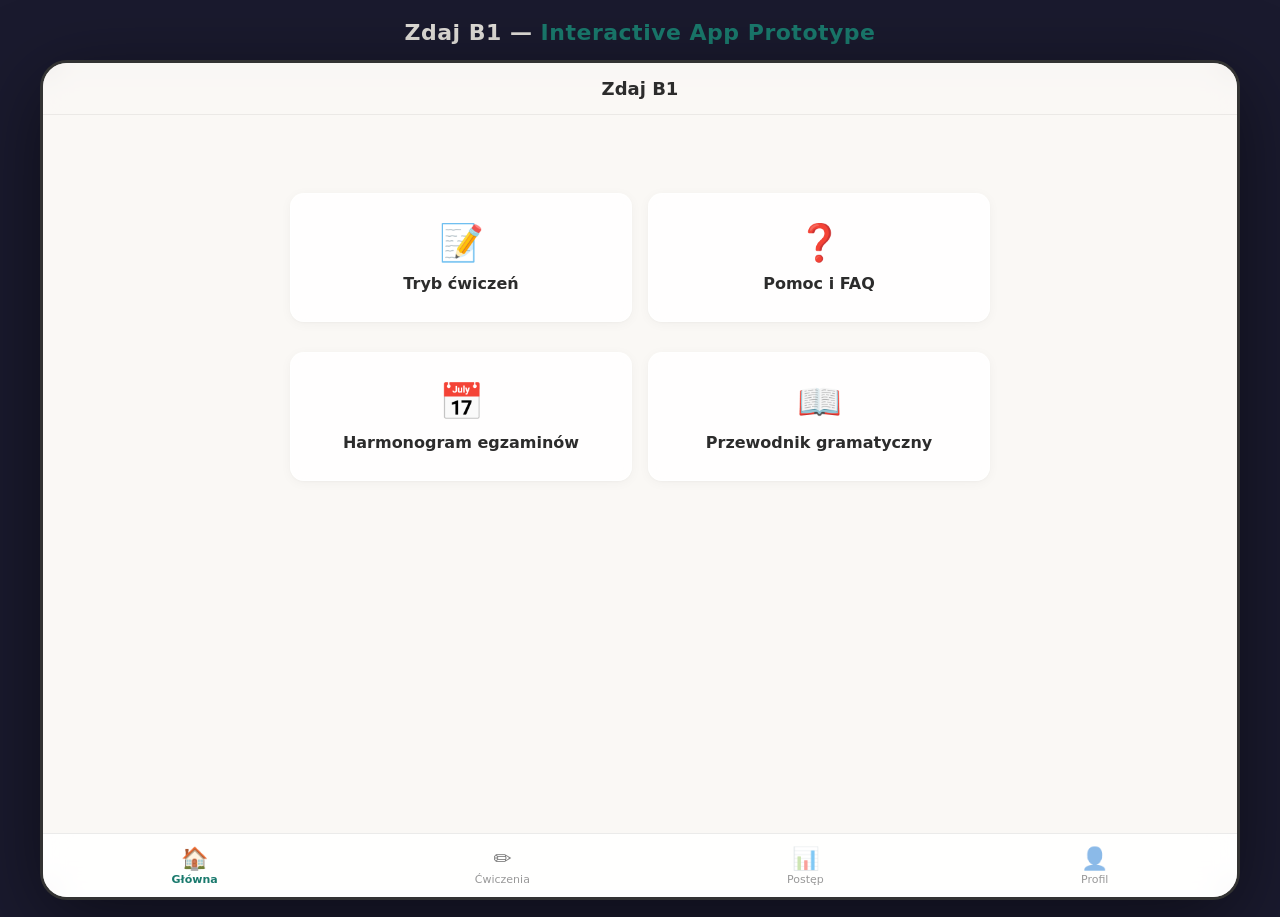
<file: docs/app-prototype.html>
<!DOCTYPE html>
<html lang="pl">
<head>
<meta charset="UTF-8">
<meta name="viewport" content="width=device-width, initial-scale=1.0">
<title>Zdaj B1 — Interactive App Prototype</title>
<style>
/* ========== RESET & BASE ========== */
*, *::before, *::after { box-sizing: border-box; margin: 0; padding: 0; }

body {
  background: #1a1a2e;
  font-family: -apple-system, 'SF Pro Display', 'SF Pro Text', system-ui, BlinkMacSystemFont, 'Segoe UI', Roboto, sans-serif;
  color: #2c2c2c;
  display: flex;
  flex-direction: column;
  align-items: center;
  justify-content: center;
  min-height: 100vh;
  padding: 20px;
  -webkit-font-smoothing: antialiased;
}

/* ========== PAGE TITLE ========== */
.page-title {
  color: #e0ddd8;
  font-size: 22px;
  font-weight: 600;
  letter-spacing: 0.5px;
  margin-bottom: 18px;
  text-align: center;
}
.page-title span { color: #1a7a6d; }

/* ========== iPad FRAME ========== */
.ipad-frame {
  width: 1194px;
  height: 834px;
  background: #faf8f5;
  border-radius: 24px;
  overflow: hidden;
  position: relative;
  box-shadow: 0 0 0 3px #333, 0 20px 80px rgba(0,0,0,0.5);
  display: flex;
  flex-direction: column;
}

@media (max-width: 1240px) {
  .ipad-frame { transform: scale(0.8); transform-origin: top center; }
}
@media (max-width: 980px) {
  .ipad-frame { transform: scale(0.6); transform-origin: top center; }
}
@media (max-width: 740px) {
  .ipad-frame { transform: scale(0.42); transform-origin: top center; }
}

/* ========== NAV BAR ========== */
.nav-bar {
  height: 52px;
  min-height: 52px;
  background: rgba(250,248,245,0.88);
  backdrop-filter: blur(12px);
  -webkit-backdrop-filter: blur(12px);
  display: flex;
  align-items: center;
  justify-content: center;
  border-bottom: 1px solid rgba(0,0,0,0.06);
  position: relative;
  z-index: 10;
}
.nav-bar .back-btn {
  position: absolute;
  left: 16px;
  background: none;
  border: none;
  color: #1a7a6d;
  font-size: 16px;
  cursor: pointer;
  display: flex;
  align-items: center;
  gap: 4px;
  font-family: inherit;
}
.nav-bar .back-btn:hover { opacity: 0.7; }
.nav-bar .nav-title {
  font-size: 18px;
  font-weight: 600;
  color: #2c2c2c;
}

/* ========== CONTENT AREA ========== */
.content-area {
  flex: 1;
  overflow-y: auto;
  overflow-x: hidden;
  -webkit-overflow-scrolling: touch;
}
.content-area::-webkit-scrollbar { width: 4px; }
.content-area::-webkit-scrollbar-thumb { background: rgba(0,0,0,0.12); border-radius: 4px; }

/* ========== TAB BAR ========== */
.tab-bar {
  height: 64px;
  min-height: 64px;
  background: rgba(255,255,255,0.88);
  backdrop-filter: blur(14px);
  -webkit-backdrop-filter: blur(14px);
  border-top: 1px solid rgba(0,0,0,0.08);
  display: flex;
  align-items: center;
  justify-content: space-around;
  z-index: 10;
}
.tab-item {
  display: flex;
  flex-direction: column;
  align-items: center;
  gap: 2px;
  cursor: pointer;
  border: none;
  background: none;
  font-family: inherit;
  padding: 6px 20px;
  transition: all 0.2s;
}
.tab-item .tab-icon { font-size: 22px; }
.tab-item .tab-label { font-size: 11px; color: #999; font-weight: 500; }
.tab-item.active .tab-label { color: #1a7a6d; font-weight: 600; }
.tab-item.active .tab-icon { filter: none; }
.tab-item:not(.active) .tab-icon { opacity: 0.5; }

/* ========== SCREEN CONTAINERS ========== */
.screen { display: none; padding: 24px; height: 100%; }
.screen.active { display: block; }
.screen-scroll { padding: 24px; }

/* ========== GLASS CARD ========== */
.card {
  background: rgba(255,255,255,0.85);
  backdrop-filter: blur(8px);
  -webkit-backdrop-filter: blur(8px);
  border-radius: 14px;
  border: 1px solid rgba(255,255,255,0.6);
  box-shadow: 0 2px 12px rgba(0,0,0,0.04), 0 1px 3px rgba(0,0,0,0.03);
  padding: 18px;
  margin-bottom: 14px;
  transition: transform 0.15s, box-shadow 0.15s;
}
.card:hover { box-shadow: 0 4px 20px rgba(0,0,0,0.07); }
.card-clickable { cursor: pointer; }
.card-clickable:hover { transform: translateY(-1px); }

/* ========== HOME GRID ========== */
.home-grid {
  display: grid;
  grid-template-columns: 1fr 1fr;
  gap: 16px;
  max-width: 700px;
  margin: 30px auto 0;
}
.home-card {
  text-align: center;
  padding: 28px 18px;
}
.home-card .hc-icon { font-size: 36px; margin-bottom: 10px; }
.home-card .hc-title { font-size: 16px; font-weight: 600; color: #2c2c2c; }

/* ========== BUTTONS ========== */
.btn-primary {
  background: linear-gradient(135deg, #1a7a6d 0%, #22957e 100%);
  color: #fff;
  border: none;
  border-radius: 12px;
  padding: 13px 32px;
  font-size: 15px;
  font-weight: 600;
  cursor: pointer;
  font-family: inherit;
  transition: opacity 0.2s, transform 0.1s;
}
.btn-primary:hover { opacity: 0.9; }
.btn-primary:active { transform: scale(0.97); }

.btn-secondary {
  background: rgba(26,122,109,0.08);
  color: #1a7a6d;
  border: 1.5px solid rgba(26,122,109,0.2);
  border-radius: 12px;
  padding: 11px 24px;
  font-size: 14px;
  font-weight: 600;
  cursor: pointer;
  font-family: inherit;
  transition: all 0.2s;
}
.btn-secondary:hover { background: rgba(26,122,109,0.14); }

.btn-danger {
  background: #fff;
  color: #d94444;
  border: 1.5px solid #e8c0c0;
  border-radius: 12px;
  padding: 11px 24px;
  font-size: 14px;
  font-weight: 600;
  cursor: pointer;
  font-family: inherit;
}

/* ========== SECTION TITLE ========== */
.section-title {
  font-size: 20px;
  font-weight: 700;
  color: #2c2c2c;
  margin-bottom: 16px;
}
.section-subtitle {
  font-size: 14px;
  color: #777;
  margin-bottom: 20px;
  line-height: 1.5;
}

/* ========== LIST ITEMS ========== */
.list-item {
  display: flex;
  align-items: center;
  padding: 15px 18px;
  background: rgba(255,255,255,0.85);
  backdrop-filter: blur(8px);
  border-radius: 12px;
  margin-bottom: 10px;
  cursor: pointer;
  border: 1px solid rgba(255,255,255,0.6);
  box-shadow: 0 1px 6px rgba(0,0,0,0.03);
  transition: all 0.15s;
}
.list-item:hover { background: rgba(255,255,255,0.95); transform: translateY(-1px); }
.list-item .li-icon { font-size: 22px; margin-right: 14px; }
.list-item .li-text { flex: 1; font-size: 15px; font-weight: 500; }
.list-item .li-arrow { color: #ccc; font-size: 18px; }

/* ========== EXERCISE STYLES ========== */
.exercise-instruction {
  background: rgba(26,122,109,0.06);
  border-left: 3px solid #1a7a6d;
  padding: 14px 18px;
  border-radius: 0 10px 10px 0;
  margin-bottom: 20px;
  font-size: 14px;
  line-height: 1.6;
  color: #3a3a3a;
}

.exercise-text {
  font-size: 15px;
  line-height: 1.8;
  color: #2c2c2c;
  margin-bottom: 20px;
}

.example-badge {
  display: inline-block;
  background: #e8a838;
  color: #fff;
  font-size: 11px;
  font-weight: 700;
  padding: 2px 8px;
  border-radius: 6px;
  margin-right: 6px;
  vertical-align: middle;
}

.answer-filled {
  font-weight: 700;
  color: #1a7a6d;
}

.answer-gap {
  display: inline-block;
  min-width: 80px;
  border-bottom: 2px dashed #1a7a6d;
  padding: 0 4px;
  margin: 0 2px;
  text-align: center;
}

.question-block {
  margin-bottom: 18px;
  padding: 16px;
  background: rgba(255,255,255,0.7);
  border-radius: 12px;
  border: 1px solid rgba(0,0,0,0.04);
}

.radio-group { margin-top: 10px; }
.radio-option {
  display: flex;
  align-items: center;
  padding: 8px 12px;
  margin: 4px 0;
  border-radius: 8px;
  cursor: pointer;
  transition: background 0.15s;
  font-size: 14px;
}
.radio-option:hover { background: rgba(26,122,109,0.05); }
.radio-option input[type="radio"] {
  appearance: none;
  -webkit-appearance: none;
  width: 18px; height: 18px;
  border: 2px solid #ccc;
  border-radius: 50%;
  margin-right: 10px;
  cursor: pointer;
  position: relative;
  flex-shrink: 0;
}
.radio-option input[type="radio"]:checked {
  border-color: #1a7a6d;
  background: #1a7a6d;
}
.radio-option input[type="radio"]:checked::after {
  content: '✓';
  color: #fff;
  position: absolute;
  top: 50%; left: 50%;
  transform: translate(-50%, -50%);
  font-size: 11px;
}
.radio-option.correct-selected {
  background: rgba(26,122,109,0.1);
}
.radio-option.correct-selected input[type="radio"] {
  border-color: #1a7a6d;
  background: #1a7a6d;
  pointer-events: none;
}

/* P/F radio */
.pf-row {
  display: flex;
  align-items: center;
  padding: 10px 0;
  border-bottom: 1px solid rgba(0,0,0,0.05);
  font-size: 14px;
}
.pf-row:last-child { border-bottom: none; }
.pf-text { flex: 1; padding-right: 16px; line-height: 1.5; }
.pf-options { display: flex; gap: 12px; flex-shrink: 0; }
.pf-options label {
  display: flex;
  align-items: center;
  gap: 4px;
  cursor: pointer;
  font-weight: 600;
  color: #555;
  font-size: 14px;
}
.pf-options input[type="radio"] {
  appearance: none;
  -webkit-appearance: none;
  width: 20px; height: 20px;
  border: 2px solid #ccc;
  border-radius: 4px;
  cursor: pointer;
  position: relative;
}
.pf-options input[type="radio"]:checked {
  border-color: #1a7a6d;
  background: #1a7a6d;
}
.pf-options input[type="radio"]:checked::after {
  content: '✓'; color: #fff;
  position: absolute; top: 50%; left: 50%;
  transform: translate(-50%, -50%);
  font-size: 12px;
}

.play-btn {
  display: inline-flex;
  align-items: center;
  justify-content: center;
  width: 36px; height: 36px;
  background: linear-gradient(135deg, #1a7a6d, #22957e);
  color: #fff;
  border-radius: 50%;
  border: none;
  cursor: pointer;
  font-size: 14px;
  margin-right: 10px;
  flex-shrink: 0;
}

/* INPUT FIELDS */
.gap-input {
  display: inline-block;
  width: 120px;
  border: none;
  border-bottom: 2px solid #1a7a6d;
  background: rgba(26,122,109,0.04);
  padding: 3px 6px;
  font-size: 14px;
  font-family: inherit;
  color: #2c2c2c;
  outline: none;
  border-radius: 4px 4px 0 0;
  margin: 0 2px;
}
.gap-input:focus { border-bottom-color: #e8a838; background: rgba(232,168,56,0.06); }
.gap-input.wide { width: 200px; }
.gap-input.xwide { width: 100%; max-width: 500px; }

/* DRAG & DROP */
.drop-zone {
  min-height: 120px;
  border: 2px dashed rgba(26,122,109,0.3);
  border-radius: 12px;
  padding: 16px;
  margin: 16px 0;
  background: rgba(26,122,109,0.02);
}
.drop-zone-label {
  text-align: center;
  color: #999;
  font-size: 13px;
  padding: 20px;
}
.drag-item {
  display: inline-block;
  padding: 10px 16px;
  background: rgba(255,255,255,0.9);
  border: 1.5px solid rgba(26,122,109,0.2);
  border-radius: 10px;
  margin: 5px;
  cursor: grab;
  font-size: 14px;
  user-select: none;
  transition: all 0.15s;
  box-shadow: 0 1px 4px rgba(0,0,0,0.05);
}
.drag-item:active { cursor: grabbing; transform: scale(1.03); box-shadow: 0 4px 16px rgba(0,0,0,0.1); }
.drag-items-container { margin: 12px 0; }

/* TEXTAREA */
.writing-area {
  width: 100%;
  min-height: 180px;
  border: 1.5px solid rgba(0,0,0,0.1);
  border-radius: 12px;
  padding: 14px;
  font-family: inherit;
  font-size: 15px;
  line-height: 1.6;
  resize: vertical;
  outline: none;
  background: rgba(255,255,255,0.8);
}
.writing-area:focus { border-color: #1a7a6d; }
.word-counter { text-align: right; font-size: 13px; color: #999; margin-top: 6px; }

/* TIMER */
.timer-display {
  display: inline-flex;
  align-items: center;
  gap: 6px;
  background: rgba(217,68,68,0.08);
  color: #d94444;
  padding: 8px 16px;
  border-radius: 10px;
  font-weight: 600;
  font-size: 15px;
  margin-bottom: 20px;
}

/* PHOTO PLACEHOLDER */
.photo-placeholder {
  width: 100%;
  max-width: 420px;
  height: 200px;
  border-radius: 14px;
  background: linear-gradient(135deg, #a8d8a0 0%, #6db86b 40%, #4a9e5a 70%, #2d7a3d 100%);
  position: relative;
  overflow: hidden;
  margin: 12px 0;
}
.photo-placeholder::after {
  content: '🌳👨‍👩‍👧‍👦🌳';
  position: absolute;
  bottom: 20px;
  left: 50%;
  transform: translateX(-50%);
  font-size: 40px;
}
.photo-placeholder::before {
  content: '';
  position: absolute;
  top: 0;
  left: 0;
  right: 0;
  height: 60%;
  background: linear-gradient(180deg, #87ceeb 0%, #b0d4f1 100%);
}

/* TOGGLE SWITCH */
.toggle-switch {
  position: relative;
  width: 48px; height: 28px;
  display: inline-block;
}
.toggle-switch input { opacity: 0; width: 0; height: 0; }
.toggle-slider {
  position: absolute;
  inset: 0;
  background: #ccc;
  border-radius: 28px;
  cursor: pointer;
  transition: 0.3s;
}
.toggle-slider::before {
  content: '';
  position: absolute;
  width: 22px; height: 22px;
  left: 3px; bottom: 3px;
  background: #fff;
  border-radius: 50%;
  transition: 0.3s;
  box-shadow: 0 1px 3px rgba(0,0,0,0.2);
}
.toggle-switch input:checked + .toggle-slider { background: #1a7a6d; }
.toggle-switch input:checked + .toggle-slider::before { transform: translateX(20px); }

/* PROGRESS BAR */
.progress-row {
  display: flex;
  align-items: center;
  margin-bottom: 12px;
  font-size: 14px;
}
.progress-label { width: 110px; font-weight: 500; color: #555; }
.progress-bar-bg {
  flex: 1;
  height: 10px;
  background: rgba(0,0,0,0.06);
  border-radius: 10px;
  overflow: hidden;
  margin: 0 12px;
}
.progress-bar-fill {
  height: 100%;
  border-radius: 10px;
  background: linear-gradient(90deg, #1a7a6d, #22b89e);
  transition: width 0.5s;
}
.progress-value { width: 50px; text-align: right; font-weight: 600; color: #2c2c2c; }

/* RESULT ROW */
.result-row {
  display: flex;
  align-items: center;
  padding: 14px 18px;
  background: rgba(255,255,255,0.85);
  border-radius: 12px;
  margin-bottom: 10px;
  border: 1px solid rgba(0,0,0,0.04);
}
.result-row .rr-label { flex: 1; font-weight: 500; font-size: 15px; }
.result-row .rr-value { font-weight: 700; font-size: 16px; color: #1a7a6d; margin-right: 10px; }
.result-row .rr-arrow { color: #ccc; cursor: pointer; }

/* PROFILE */
.profile-header {
  text-align: center;
  padding: 20px 0;
}
.profile-avatar {
  width: 72px; height: 72px;
  background: linear-gradient(135deg, #1a7a6d, #22b89e);
  border-radius: 50%;
  display: flex;
  align-items: center;
  justify-content: center;
  font-size: 30px;
  color: #fff;
  margin: 0 auto 10px;
}
.profile-name { font-size: 20px; font-weight: 700; }
.profile-email { font-size: 14px; color: #888; margin-top: 2px; }

.info-row {
  display: flex;
  justify-content: space-between;
  padding: 10px 0;
  border-bottom: 1px solid rgba(0,0,0,0.05);
  font-size: 14px;
}
.info-row:last-child { border-bottom: none; }
.info-label { color: #777; }
.info-value { font-weight: 600; }

/* ALPHABET GRID */
.alpha-grid {
  display: grid;
  grid-template-columns: repeat(5, 1fr);
  gap: 10px;
  margin-top: 16px;
}
.alpha-card {
  background: rgba(255,255,255,0.85);
  border: 1px solid rgba(0,0,0,0.06);
  border-radius: 10px;
  padding: 14px 8px;
  text-align: center;
}
.alpha-letter { font-size: 22px; font-weight: 700; color: #1a7a6d; }
.alpha-word { font-size: 12px; color: #888; margin-top: 2px; }

/* EXPANDABLE */
.expandable { margin-bottom: 10px; }
.expandable-header {
  display: flex;
  align-items: center;
  justify-content: space-between;
  padding: 14px 18px;
  background: rgba(255,255,255,0.85);
  border-radius: 12px;
  cursor: pointer;
  border: 1px solid rgba(0,0,0,0.04);
  font-size: 15px;
  font-weight: 500;
}
.expandable-header .exp-arrow { transition: transform 0.2s; }
.expandable.open .exp-arrow { transform: rotate(90deg); }
.expandable-body {
  display: none;
  padding: 14px 18px;
  font-size: 14px;
  line-height: 1.6;
  color: #555;
  background: rgba(255,255,255,0.5);
  border-radius: 0 0 12px 12px;
  margin-top: -6px;
}
.expandable.open .expandable-body { display: block; }

/* BADGE */
.badge {
  display: inline-block;
  background: #e8a838;
  color: #fff;
  padding: 3px 10px;
  border-radius: 8px;
  font-size: 12px;
  font-weight: 700;
}

/* WORD BANK */
.word-bank {
  display: flex;
  flex-wrap: wrap;
  gap: 8px;
  padding: 14px;
  background: rgba(232,168,56,0.06);
  border: 1px solid rgba(232,168,56,0.15);
  border-radius: 12px;
  margin-bottom: 16px;
}
.word-bank-item {
  padding: 6px 12px;
  background: #fff;
  border: 1px solid rgba(0,0,0,0.08);
  border-radius: 8px;
  font-size: 14px;
  font-weight: 500;
}

/* EXAM SCHEDULE */
.exam-date-card {
  padding: 16px 18px;
  margin-bottom: 10px;
}
.exam-date { font-weight: 700; color: #1a7a6d; font-size: 16px; margin-bottom: 4px; }
.exam-info { font-size: 14px; color: #555; line-height: 1.4; }

/* SET CARD */
.set-card {
  padding: 20px;
  margin-bottom: 14px;
  border-left: 4px solid #1a7a6d;
}
.set-title { font-size: 16px; font-weight: 700; margin-bottom: 10px; color: #1a7a6d; }
.set-task { font-size: 14px; margin-bottom: 8px; line-height: 1.5; color: #444; }
.set-task strong { color: #2c2c2c; }

/* GRAMMAR TOPIC BANNER */
.grammar-banner {
  padding: 20px;
  border-radius: 14px;
  margin-bottom: 14px;
  cursor: pointer;
  position: relative;
  overflow: hidden;
}
.grammar-banner.errors {
  background: linear-gradient(135deg, rgba(217,68,68,0.08), rgba(217,68,68,0.03));
  border: 1px solid rgba(217,68,68,0.12);
}
.grammar-banner.topics {
  background: linear-gradient(135deg, rgba(26,122,109,0.08), rgba(26,122,109,0.03));
  border: 1px solid rgba(26,122,109,0.12);
}
.grammar-banner-title { font-size: 16px; font-weight: 700; margin-bottom: 6px; }
.grammar-banner-desc { font-size: 13px; color: #666; line-height: 1.5; }

/* TWO COLUMNS for exercises */
.two-col { display: flex; gap: 24px; }
.two-col .col-main { flex: 2; }
.two-col .col-side { flex: 1; }

/* Utility */
.mb-8 { margin-bottom: 8px; }
.mb-12 { margin-bottom: 12px; }
.mb-16 { margin-bottom: 16px; }
.mb-20 { margin-bottom: 20px; }
.mb-24 { margin-bottom: 24px; }
.mt-12 { margin-top: 12px; }
.mt-16 { margin-top: 16px; }
.mt-20 { margin-top: 20px; }
.text-center { text-align: center; }
.text-small { font-size: 13px; color: #888; }
.flex-between { display: flex; justify-content: space-between; align-items: center; }
.underline-text { text-decoration: underline; text-decoration-color: #e8a838; text-underline-offset: 3px; }
</style>
</head>
<body>

<div class="page-title">Zdaj B1 — <span>Interactive App Prototype</span></div>

<div class="ipad-frame">
  <!-- NAV BAR -->
  <div class="nav-bar" id="navBar">
    <button class="back-btn" id="backBtn" style="display:none" onclick="goBack()">‹ Wróć</button>
    <span class="nav-title" id="navTitle">Zdaj B1</span>
  </div>

  <!-- CONTENT -->
  <div class="content-area" id="contentArea">

    <!-- ==================== TAB 1: GŁÓWNA ==================== -->
    <div class="screen active" id="screen-home">
      <div class="screen-scroll">
        <div class="home-grid">
          <div class="card card-clickable home-card" onclick="navigateTo('screen-exercises','Ćwiczenia',1)">
            <div class="hc-icon">📝</div>
            <div class="hc-title">Tryb ćwiczeń</div>
          </div>
          <div class="card card-clickable home-card" onclick="navigateTo('screen-faq','Pomoc i FAQ')">
            <div class="hc-icon">❓</div>
            <div class="hc-title">Pomoc i FAQ</div>
          </div>
          <div class="card card-clickable home-card" onclick="navigateTo('screen-exam-schedule','Harmonogram egzaminów')">
            <div class="hc-icon">📅</div>
            <div class="hc-title">Harmonogram egzaminów</div>
          </div>
          <div class="card card-clickable home-card" onclick="navigateTo('screen-grammar-guide','Przewodnik gramatyczny')">
            <div class="hc-icon">📖</div>
            <div class="hc-title">Przewodnik gramatyczny</div>
          </div>
        </div>
      </div>
    </div>

    <!-- FAQ -->
    <div class="screen" id="screen-faq">
      <div class="screen-scroll">
        <div class="section-title">Pomoc i FAQ</div>
        <div class="expandable" onclick="toggleExpand(this)">
          <div class="expandable-header">
            <span>O aplikacji Zdaj B1</span>
            <span class="exp-arrow">›</span>
          </div>
          <div class="expandable-body">
            Zdaj B1 to aplikacja stworzona z myślą o osobach przygotowujących się do egzaminu z języka polskiego na poziomie B1.
            Znajdziesz tu ćwiczenia ze słuchania, czytania, gramatyki, pisania i mówienia — dokładnie takie, jakie pojawiają się
            na oficjalnym egzaminie certyfikatowym. Aplikacja śledzi Twoje postępy i dostosowuje zadania do Twoich potrzeb.
            Ćwicz w swoim tempie i zdaj egzamin z pewnością siebie!
          </div>
        </div>
        <div class="expandable" onclick="toggleExpand(this)">
          <div class="expandable-header">
            <span>Polityka Prywatności</span>
            <span class="exp-arrow">›</span>
          </div>
          <div class="expandable-body">
            Twoja prywatność jest dla nas ważna. Zbieramy wyłącznie dane niezbędne do działania aplikacji:
            adres e-mail, postępy w nauce oraz statystyki ćwiczeń. Nie udostępniamy Twoich danych osobom trzecim.
            Dane są przechowywane na bezpiecznych serwerach w Unii Europejskiej. Możesz w każdej chwili poprosić
            o usunięcie swojego konta i wszystkich powiązanych danych.
          </div>
        </div>
        <div class="mt-20 text-center">
          <button class="btn-primary" onclick="alert('Formularz kontaktowy zostanie otwarty.')">Zadaj pytanie</button>
        </div>
      </div>
    </div>

    <!-- EXAM SCHEDULE -->
    <div class="screen" id="screen-exam-schedule">
      <div class="screen-scroll">
        <div class="section-title">Harmonogram egzaminów 2026</div>
        <div class="card exam-date-card">
          <div class="exam-date">14-15.02.2026</div>
          <div class="exam-info">B1 i B2 – dla osób dorosłych<br>B1 i B2 – dla dzieci i młodzieży</div>
        </div>
        <div class="card exam-date-card">
          <div class="exam-date">25-26.04.2026</div>
          <div class="exam-info">B1 i C1 – dla osób dorosłych</div>
        </div>
        <div class="card exam-date-card">
          <div class="exam-date">27-28.06.2026</div>
          <div class="exam-info">B1 i B2 – dla osób dorosłych</div>
        </div>
        <div class="card exam-date-card">
          <div class="exam-date">17-18.10.2026</div>
          <div class="exam-info">B1 i C1 – dla osób dorosłych</div>
        </div>
        <div class="card exam-date-card">
          <div class="exam-date">5-6.12.2026</div>
          <div class="exam-info">B1 – dla osób dorosłych</div>
        </div>
        <div class="mt-20 text-center">
          <button class="btn-primary" onclick="alert('Przekierowanie do strony z lokalizacjami egzaminów.')">Sprawdź lokalizacje</button>
        </div>
      </div>
    </div>

    <!-- GRAMMAR GUIDE -->
    <div class="screen" id="screen-grammar-guide">
      <div class="screen-scroll">
        <div class="section-title">Przewodnik gramatyczny</div>
        <div class="list-item" onclick="navigateTo('screen-alphabet','Alfabet')">
          <span class="li-icon">🔤</span>
          <span class="li-text">Alfabet</span>
          <span class="li-arrow">›</span>
        </div>
      </div>
    </div>

    <!-- ALPHABET -->
    <div class="screen" id="screen-alphabet">
      <div class="screen-scroll">
        <div class="section-title">Alfabet polski</div>
        <div class="alpha-grid">
          <div class="alpha-card"><div class="alpha-letter">Aa</div><div class="alpha-word">auto</div></div>
          <div class="alpha-card"><div class="alpha-letter">Ąą</div><div class="alpha-word">wąż</div></div>
          <div class="alpha-card"><div class="alpha-letter">Bb</div><div class="alpha-word">balon</div></div>
          <div class="alpha-card"><div class="alpha-letter">Cc</div><div class="alpha-word">cukier</div></div>
          <div class="alpha-card"><div class="alpha-letter">Ćć</div><div class="alpha-word">ćma</div></div>
          <div class="alpha-card"><div class="alpha-letter">Dd</div><div class="alpha-word">dom</div></div>
          <div class="alpha-card"><div class="alpha-letter">Ee</div><div class="alpha-word">elf</div></div>
          <div class="alpha-card"><div class="alpha-letter">Ęę</div><div class="alpha-word">gęś</div></div>
          <div class="alpha-card"><div class="alpha-letter">Ff</div><div class="alpha-word">flaga</div></div>
          <div class="alpha-card"><div class="alpha-letter">Gg</div><div class="alpha-word">gwiazda</div></div>
          <div class="alpha-card"><div class="alpha-letter">Hh</div><div class="alpha-word">harfa</div></div>
          <div class="alpha-card"><div class="alpha-letter">Ii</div><div class="alpha-word">igła</div></div>
          <div class="alpha-card"><div class="alpha-letter">Jj</div><div class="alpha-word">jabłko</div></div>
          <div class="alpha-card"><div class="alpha-letter">Kk</div><div class="alpha-word">kot</div></div>
          <div class="alpha-card"><div class="alpha-letter">Ll</div><div class="alpha-word">liść</div></div>
          <div class="alpha-card"><div class="alpha-letter">Łł</div><div class="alpha-word">łódka</div></div>
          <div class="alpha-card"><div class="alpha-letter">Mm</div><div class="alpha-word">mleko</div></div>
          <div class="alpha-card"><div class="alpha-letter">Nn</div><div class="alpha-word">nos</div></div>
          <div class="alpha-card"><div class="alpha-letter">Ńń</div><div class="alpha-word">koń</div></div>
          <div class="alpha-card"><div class="alpha-letter">Oo</div><div class="alpha-word">oko</div></div>
          <div class="alpha-card"><div class="alpha-letter">Óó</div><div class="alpha-word">ból</div></div>
          <div class="alpha-card"><div class="alpha-letter">Pp</div><div class="alpha-word">pies</div></div>
          <div class="alpha-card"><div class="alpha-letter">Rr</div><div class="alpha-word">rower</div></div>
          <div class="alpha-card"><div class="alpha-letter">Ss</div><div class="alpha-word">słońce</div></div>
          <div class="alpha-card"><div class="alpha-letter">Śś</div><div class="alpha-word">świat</div></div>
          <div class="alpha-card"><div class="alpha-letter">Tt</div><div class="alpha-word">torba</div></div>
          <div class="alpha-card"><div class="alpha-letter">Uu</div><div class="alpha-word">ucho</div></div>
          <div class="alpha-card"><div class="alpha-letter">Ww</div><div class="alpha-word">woda</div></div>
          <div class="alpha-card"><div class="alpha-letter">Yy</div><div class="alpha-word">mysz</div></div>
          <div class="alpha-card"><div class="alpha-letter">Zz</div><div class="alpha-word">zamek</div></div>
          <div class="alpha-card"><div class="alpha-letter">Źź</div><div class="alpha-word">źródło</div></div>
          <div class="alpha-card"><div class="alpha-letter">Żż</div><div class="alpha-word">żaba</div></div>
        </div>
      </div>
    </div>

    <!-- ==================== TAB 2: ĆWICZENIA ==================== -->
    <div class="screen" id="screen-exercises">
      <div class="screen-scroll">
        <div class="section-title">Ćwiczenia</div>
        <div class="list-item" onclick="navigateTo('screen-ex-listening','Rozumienie ze słuchu')">
          <span class="li-icon">🎧</span>
          <span class="li-text">Rozumienie ze słuchu</span>
          <span class="li-arrow">›</span>
        </div>
        <div class="list-item" onclick="navigateTo('screen-ex-reading-list','Rozumienie tekstu')">
          <span class="li-icon">📖</span>
          <span class="li-text">Rozumienie tekstu</span>
          <span class="li-arrow">›</span>
        </div>
        <div class="list-item" onclick="navigateTo('screen-ex-grammar','Gramatyka')">
          <span class="li-icon">✏️</span>
          <span class="li-text">Gramatyka</span>
          <span class="li-arrow">›</span>
        </div>
        <div class="list-item" onclick="navigateTo('screen-ex-writing','Pisanie')">
          <span class="li-icon">✍️</span>
          <span class="li-text">Pisanie</span>
          <span class="li-arrow">›</span>
        </div>
        <div class="list-item" onclick="navigateTo('screen-ex-speaking','Mówienie')">
          <span class="li-icon">🎤</span>
          <span class="li-text">Mówienie</span>
          <span class="li-arrow">›</span>
        </div>
      </div>
    </div>

    <!-- LISTENING EXERCISE -->
    <div class="screen" id="screen-ex-listening">
      <div class="screen-scroll">
        <div class="section-title">Wybór wielokrotny</div>
        <div class="exercise-instruction">
          Proszę uważnie słuchać nagrania i wybrać poprawną odpowiedź.
        </div>

        <!-- Example -->
        <div class="question-block">
          <div class="mb-8"><span class="example-badge">Przykład</span> Ten komunikat dotyczy:</div>
          <div style="display:flex;align-items:center;margin-bottom:8px">
            <button class="play-btn" onclick="alert('Odtwarzanie nagrania...')">▶</button>
            <span class="text-small">Nagranie 0</span>
          </div>
          <div class="radio-group">
            <label class="radio-option"><input type="radio" name="ex0" disabled> opóźnienia pociągu</label>
            <label class="radio-option"><input type="radio" name="ex0" disabled> zmiany peronu</label>
            <label class="radio-option correct-selected"><input type="radio" name="ex0" checked disabled> odwołania kursu</label>
          </div>
        </div>

        <!-- Q1 -->
        <div class="question-block">
          <div class="mb-8"><strong>1.</strong> Rozmowa dotyczy:</div>
          <div style="display:flex;align-items:center;margin-bottom:8px">
            <button class="play-btn" onclick="alert('Odtwarzanie nagrania...')">▶</button>
            <span class="text-small">Nagranie 1</span>
          </div>
          <div class="radio-group">
            <label class="radio-option"><input type="radio" name="listen1"> planów na weekend</label>
            <label class="radio-option"><input type="radio" name="listen1"> zakupów w sklepie</label>
            <label class="radio-option"><input type="radio" name="listen1"> wizyty u lekarza</label>
          </div>
        </div>

        <!-- Q2 -->
        <div class="question-block">
          <div class="mb-8"><strong>2.</strong> Wypowiedź dotyczy:</div>
          <div style="display:flex;align-items:center;margin-bottom:8px">
            <button class="play-btn" onclick="alert('Odtwarzanie nagrania...')">▶</button>
            <span class="text-small">Nagranie 2</span>
          </div>
          <div class="radio-group">
            <label class="radio-option"><input type="radio" name="listen2"> pogody na jutro</label>
            <label class="radio-option"><input type="radio" name="listen2"> przepisu na ciasto</label>
            <label class="radio-option"><input type="radio" name="listen2"> remontu mieszkania</label>
          </div>
        </div>

        <div class="mt-20 text-center">
          <button class="btn-primary" onclick="alert('Sprawdzanie odpowiedzi...')">Sprawdź</button>
        </div>
      </div>
    </div>

    <!-- READING LIST -->
    <div class="screen" id="screen-ex-reading-list">
      <div class="screen-scroll">
        <div class="section-title">Rozumienie tekstu</div>
        <div class="list-item" onclick="navigateTo('screen-reading-1','Dopasuj odpowiedzi do fragmentu')">
          <span class="li-text">1. Dopasuj odpowiedzi do fragmentu</span>
          <span class="li-arrow">›</span>
        </div>
        <div class="list-item" onclick="navigateTo('screen-reading-2','Dopasuj odpowiedzi do sytuacji')">
          <span class="li-text">2. Dopasuj odpowiedzi do sytuacji</span>
          <span class="li-arrow">›</span>
        </div>
        <div class="list-item" onclick="navigateTo('screen-reading-3','Prawda / Fałsz')">
          <span class="li-text">3. Prawda / Fałsz / Brak informacji</span>
          <span class="li-arrow">›</span>
        </div>
        <div class="list-item" onclick="navigateTo('screen-reading-4','Ułóż fragmenty')">
          <span class="li-text">4. Ułóż fragmenty w logiczną całość</span>
          <span class="li-arrow">›</span>
        </div>
        <div class="list-item" onclick="navigateTo('screen-reading-5','Uzupełnij tekst fragmentami')">
          <span class="li-text">5. Uzupełnij tekst fragmentami</span>
          <span class="li-arrow">›</span>
        </div>
        <div class="list-item" onclick="navigateTo('screen-reading-6','Uzupełnij tekst słowami')">
          <span class="li-text">6. Uzupełnij tekst słowami</span>
          <span class="li-arrow">›</span>
        </div>
        <div class="list-item" onclick="navigateTo('screen-reading-7','Połącz fragmenty')">
          <span class="li-text">7. Połącz fragmenty</span>
          <span class="li-arrow">›</span>
        </div>
        <div class="list-item" onclick="navigateTo('screen-reading-8','Uzupełnij tekst, wybierając słowa')">
          <span class="li-text">8. Uzupełnij tekst, wybierając słowa</span>
          <span class="li-arrow">›</span>
        </div>
      </div>
    </div>

    <!-- READING 1: Dopasuj odpowiedzi do fragmentu -->
    <div class="screen" id="screen-reading-1">
      <div class="screen-scroll">
        <div class="section-title">Dopasuj odpowiedzi do fragmentu</div>
        <div class="exercise-instruction">
          Proszę przeczytać fragmenty tekstów i zgodnie z przykładem zaznaczyć właściwą odpowiedź.
        </div>

        <div class="question-block">
          <div class="mb-8"><span class="example-badge">Przykład</span></div>
          <div class="exercise-text">
            W Polsce Wielkanoc to jedno z najważniejszych świąt. Rodziny spotykają się przy wspólnym stole
            i dzielą jajkiem. Tradycyjnym daniem jest żurek i biała kiełbasa.
          </div>
          <div class="mb-8"><strong>Z tego tekstu wynika, że:</strong></div>
          <div class="radio-group">
            <label class="radio-option"><input type="radio" name="r1ex" disabled> Wielkanoc obchodzi się tylko w kościele</label>
            <label class="radio-option"><input type="radio" name="r1ex" disabled> Polacy jedzą żurek na Boże Narodzenie</label>
            <label class="radio-option correct-selected"><input type="radio" name="r1ex" checked disabled> Wielkanoc to ważne święto rodzinne</label>
          </div>
        </div>

        <div class="question-block">
          <div class="mb-8"><strong>1.</strong></div>
          <div class="exercise-text">
            Kraków jest jednym z najstarszych miast w Polsce. Co roku odwiedza go ponad 10 milionów turystów.
            Największą atrakcją jest Rynek Główny z Sukiennicami.
          </div>
          <div class="mb-8"><strong>Z tego tekstu wynika, że:</strong></div>
          <div class="radio-group">
            <label class="radio-option"><input type="radio" name="r1q1"> Kraków jest mało popularny wśród turystów</label>
            <label class="radio-option"><input type="radio" name="r1q1"> Rynek Główny przyciąga wielu odwiedzających</label>
            <label class="radio-option"><input type="radio" name="r1q1"> Sukiennice to nowy budynek</label>
          </div>
        </div>

        <div class="mt-20 text-center">
          <button class="btn-primary" onclick="alert('Sprawdzanie odpowiedzi...')">Sprawdź</button>
        </div>
      </div>
    </div>

    <!-- READING 2: Dopasuj odpowiedzi do sytuacji -->
    <div class="screen" id="screen-reading-2">
      <div class="screen-scroll">
        <div class="section-title">Dopasuj odpowiedzi do sytuacji</div>
        <div class="exercise-instruction">
          Po przeczytaniu podanych napisów proszę zaznaczyć właściwą odpowiedź.
        </div>

        <div class="question-block">
          <div class="mb-8"><span class="example-badge">Przykład</span> <strong>„Uwaga! Mokra podłoga"</strong></div>
          <div class="mb-8">Ten napis można zobaczyć:</div>
          <div class="radio-group">
            <label class="radio-option"><input type="radio" name="r2ex" disabled> w restauracji</label>
            <label class="radio-option"><input type="radio" name="r2ex" disabled> na lotnisku</label>
            <label class="radio-option correct-selected"><input type="radio" name="r2ex" checked disabled> w centrum handlowym</label>
          </div>
        </div>

        <div class="question-block">
          <div class="mb-8"><strong>1.</strong> <strong>„Proszę nie dotykać eksponatów"</strong></div>
          <div class="mb-8">Ten napis można zobaczyć:</div>
          <div class="radio-group">
            <label class="radio-option"><input type="radio" name="r2q1"> w muzeum</label>
            <label class="radio-option"><input type="radio" name="r2q1"> w aptece</label>
            <label class="radio-option"><input type="radio" name="r2q1"> na dworcu</label>
          </div>
        </div>

        <div class="question-block">
          <div class="mb-8"><strong>2.</strong> <strong>„Godziny otwarcia: pon-pt 8:00-16:00"</strong></div>
          <div class="mb-8">Ten napis można zobaczyć:</div>
          <div class="radio-group">
            <label class="radio-option"><input type="radio" name="r2q2"> w banku</label>
            <label class="radio-option"><input type="radio" name="r2q2"> w klubie nocnym</label>
            <label class="radio-option"><input type="radio" name="r2q2"> na plaży</label>
          </div>
        </div>

        <div class="mt-20 text-center">
          <button class="btn-primary" onclick="alert('Sprawdzanie odpowiedzi...')">Sprawdź</button>
        </div>
      </div>
    </div>

    <!-- READING 3: Prawda / Fałsz -->
    <div class="screen" id="screen-reading-3">
      <div class="screen-scroll">
        <div class="section-title">Prawda / Fałsz</div>
        <div class="exercise-instruction">
          Proszę przeczytać tekst i zaznaczyć zdania prawdziwe (P) lub fałszywe (F).
        </div>

        <div class="card mb-20">
          <div class="exercise-text">
            Tomek mieszka w Warszawie od pięciu lat. Pracuje jako programista w dużej firmie technologicznej.
            Codziennie dojeżdża do pracy metrem, bo jego biuro znajduje się w centrum miasta.
            Po pracy często chodzi na siłownię lub spotyka się z przyjaciółmi w kawiarni.
            W weekendy lubi jeździć na rowerze po parkach. Tomek planuje przeprowadzkę do większego mieszkania,
            bo jego obecne jest za małe.
          </div>
        </div>

        <div class="card">
          <div class="pf-row">
            <div class="pf-text"><span class="example-badge">Przykład</span> Tomek mieszka w Krakowie.</div>
            <div class="pf-options">
              <label>P <input type="radio" name="pf0" disabled></label>
              <label>F <input type="radio" name="pf0" checked disabled></label>
            </div>
          </div>
          <div class="pf-row">
            <div class="pf-text"><strong>1.</strong> Tomek pracuje w branży IT.</div>
            <div class="pf-options">
              <label>P <input type="radio" name="pf1"></label>
              <label>F <input type="radio" name="pf1"></label>
            </div>
          </div>
          <div class="pf-row">
            <div class="pf-text"><strong>2.</strong> Do pracy jeździ samochodem.</div>
            <div class="pf-options">
              <label>P <input type="radio" name="pf2"></label>
              <label>F <input type="radio" name="pf2"></label>
            </div>
          </div>
          <div class="pf-row">
            <div class="pf-text"><strong>3.</strong> Po pracy chodzi na basen.</div>
            <div class="pf-options">
              <label>P <input type="radio" name="pf3"></label>
              <label>F <input type="radio" name="pf3"></label>
            </div>
          </div>
          <div class="pf-row">
            <div class="pf-text"><strong>4.</strong> W weekendy jeździ na rowerze.</div>
            <div class="pf-options">
              <label>P <input type="radio" name="pf4"></label>
              <label>F <input type="radio" name="pf4"></label>
            </div>
          </div>
          <div class="pf-row">
            <div class="pf-text"><strong>5.</strong> Jest zadowolony ze swojego mieszkania.</div>
            <div class="pf-options">
              <label>P <input type="radio" name="pf5"></label>
              <label>F <input type="radio" name="pf5"></label>
            </div>
          </div>
        </div>

        <div class="mt-20 text-center">
          <button class="btn-primary" onclick="alert('Sprawdzanie odpowiedzi...')">Sprawdź</button>
        </div>
      </div>
    </div>

    <!-- READING 4: Ułóż fragmenty -->
    <div class="screen" id="screen-reading-4">
      <div class="screen-scroll">
        <div class="section-title">Ułóż fragmenty w logiczną całość</div>
        <div class="exercise-instruction">
          Proszę poukładać podane fragmenty tekstu w logiczną całość.
        </div>

        <div class="question-block">
          <div class="mb-8"><span class="example-badge">Przykład</span></div>
          <div class="exercise-text"><strong>1.</strong> W sobotę rano Anna postanowiła zorganizować przyjęcie urodzinowe.</div>
        </div>

        <div class="drop-zone" id="dropZone">
          <div class="drop-zone-label" id="dropLabel">Przeciągnij i umieść tutaj wszystkie fragmenty tekstu w poprawnej kolejności</div>
        </div>

        <div class="drag-items-container" id="dragContainer">
          <div class="drag-item" draggable="true" ondragstart="dragStart(event)">Najpierw pojechała do supermarketu po zakupy.</div>
          <div class="drag-item" draggable="true" ondragstart="dragStart(event)">Potem przez dwie godziny gotowała i dekorowała tort.</div>
          <div class="drag-item" draggable="true" ondragstart="dragStart(event)">Wieczorem przyszli wszyscy goście i świętowali do późna.</div>
        </div>

        <div class="mt-20 text-center">
          <button class="btn-primary" onclick="alert('Sprawdzanie kolejności...')">Sprawdź</button>
        </div>
      </div>
    </div>

    <!-- READING 5: Uzupełnij tekst fragmentami -->
    <div class="screen" id="screen-reading-5">
      <div class="screen-scroll">
        <div class="section-title">Uzupełnij tekst fragmentami</div>
        <div class="exercise-instruction">
          Proszę przeczytać tekst i zgodnie z przykładem dopasować usunięte z niego fragmenty.
          Uwaga – fragmentów jest więcej niż potrzeba.
        </div>

        <div class="card mb-16">
          <div class="exercise-text">
            Transport publiczny w polskich miastach rozwija się bardzo dynamicznie.
            W Warszawie działa metro, <span class="answer-filled"><span class="example-badge">Przykład</span> które ma dwie linie</span>.
            Tramwaje kursują regularnie, {1} _______________. Wiele osób korzysta też z autobusów miejskich,
            {2} _______________. Coraz większą popularnością cieszą się rowery miejskie,
            {3} _______________. W Krakowie władze planują budowę nowej linii tramwajowej,
            {4} _______________. Nowoczesne rozwiązania transportowe pomagają zmniejszyć korki,
            {5} _______________.
          </div>
        </div>

        <div class="section-subtitle">Fragmenty do wstawienia:</div>
        <div class="drag-items-container">
          <div class="drag-item">A. które są tańsze niż taksówki</div>
          <div class="drag-item">B. szczególnie w godzinach szczytu</div>
          <div class="drag-item">C. które łączą wszystkie dzielnice</div>
          <div class="drag-item">D. która połączy centrum z przedmieściami</div>
          <div class="drag-item">E. dostępne na stacjach w całym mieście</div>
          <div class="drag-item">F. co przyczynia się do poprawy jakości powietrza</div>
          <div class="drag-item">G. ponieważ bilety są zbyt drogie</div>
        </div>

        <div class="mt-20 text-center">
          <button class="btn-primary" onclick="alert('Sprawdzanie odpowiedzi...')">Sprawdź</button>
        </div>
      </div>
    </div>

    <!-- READING 6: Uzupełnij tekst słowami -->
    <div class="screen" id="screen-reading-6">
      <div class="screen-scroll">
        <div class="section-title">Uzupełnij tekst słowami</div>
        <div class="exercise-instruction">
          Proszę uzupełnić tekst słowami z ramki zgodnie z podanym przykładem. Uwaga – słów jest więcej niż potrzeba.
        </div>

        <div class="word-bank">
          <span class="word-bank-item">codziennie</span>
          <span class="word-bank-item">owoce</span>
          <span class="word-bank-item">spacer</span>
          <span class="word-bank-item">woda</span>
          <span class="word-bank-item">sen</span>
          <span class="word-bank-item">stres</span>
          <span class="word-bank-item">dieta</span>
          <span class="word-bank-item">energia</span>
          <span class="word-bank-item">ćwiczenia</span>
          <span class="word-bank-item">witaminy</span>
          <span class="word-bank-item">lekarz</span>
        </div>

        <div class="card">
          <div class="section-subtitle" style="margin-bottom:8px"><strong>Zdrowy styl życia</strong></div>
          <div class="exercise-text">
            Zdrowy styl życia zaczyna się od dobrej diety. Lekarze zalecają, żeby jeść dużo warzyw i
            <span class="answer-filled"><span class="example-badge">Przykład</span> owoców</span>
            każdego dnia. Ważne jest także picie odpowiedniej ilości
            <input class="gap-input" placeholder="1. ___">. Regularne
            <input class="gap-input" placeholder="2. ___"> fizyczne pomagają utrzymać dobrą formę.
            Nawet krótki <input class="gap-input" placeholder="3. ___"> po obiedzie może poprawić samopoczucie.
            Nie wolno zapominać o odpowiednim <input class="gap-input" placeholder="4. ___"> — dorośli potrzebują
            około siedmiu godzin snu. Ważne jest też unikanie <input class="gap-input" placeholder="5. ___">,
            który negatywnie wpływa na zdrowie. Dbając o te elementy <input class="gap-input" placeholder="6. ___">,
            można mieć więcej <input class="gap-input" placeholder="7. ___"> i cieszyć się lepszym zdrowiem.
            Warto też regularnie odwiedzać <input class="gap-input" placeholder="8. ___">,
            żeby kontrolować stan swojego organizmu.
          </div>
        </div>

        <div class="mt-20 text-center">
          <button class="btn-primary" onclick="alert('Sprawdzanie odpowiedzi...')">Sprawdź</button>
        </div>
      </div>
    </div>

    <!-- READING 7: Połącz fragmenty -->
    <div class="screen" id="screen-reading-7">
      <div class="screen-scroll">
        <div class="section-title">Połącz fragmenty</div>
        <div class="exercise-instruction">
          Proszę zgodnie z przykładem połączyć fragmenty tekstów z odpowiednimi tytułami.
        </div>

        <div class="question-block">
          <div class="mb-8"><span class="example-badge">Przykład</span></div>
          <div class="exercise-text">
            „Naprawiam komputery, instaluję programy i pomagam w problemach z Internetem.
            Dojazd do klienta gratis." → <span class="answer-filled">Informatyk</span>
          </div>
        </div>

        <div class="question-block">
          <div class="mb-8"><strong>1.</strong></div>
          <div class="exercise-text mb-8">
            „Prowadzę zajęcia fitness i układam indywidualne plany treningowe.
            Zapraszam na pierwsze spotkanie bezpłatne."
          </div>
          <div>Tytuł: <input class="gap-input wide" placeholder="___"></div>
        </div>

        <div class="question-block">
          <div class="mb-8"><strong>2.</strong></div>
          <div class="exercise-text mb-8">
            „Oferuję lekcje gry na gitarze i pianinie dla początkujących i zaawansowanych.
            Przygotowuję również do egzaminów muzycznych."
          </div>
          <div>Tytuł: <input class="gap-input wide" placeholder="___"></div>
        </div>

        <div class="question-block">
          <div class="mb-8"><strong>3.</strong></div>
          <div class="exercise-text mb-8">
            „Tłumaczę dokumenty z języka angielskiego i niemieckiego.
            Specjalizuję się w tekstach prawniczych i medycznych."
          </div>
          <div>Tytuł: <input class="gap-input wide" placeholder="___"></div>
        </div>

        <div class="question-block">
          <div class="mb-8"><strong>4.</strong></div>
          <div class="exercise-text mb-8">
            „Projektuję ogrody i balkony. Doradzam w doborze roślin
            odpowiednich do polskiego klimatu."
          </div>
          <div>Tytuł: <input class="gap-input wide" placeholder="___"></div>
        </div>

        <div class="question-block">
          <div class="mb-8"><strong>5.</strong></div>
          <div class="exercise-text mb-8">
            „Organizuję wesela, urodziny i imprezy firmowe.
            Zajmuję się dekoracją, cateringiem i muzyką."
          </div>
          <div>Tytuł: <input class="gap-input wide" placeholder="___"></div>
        </div>

        <div class="mt-20 text-center">
          <button class="btn-primary" onclick="alert('Sprawdzanie odpowiedzi...')">Sprawdź</button>
        </div>
      </div>
    </div>

    <!-- READING 8: Uzupełnij tekst, wybierając słowa -->
    <div class="screen" id="screen-reading-8">
      <div class="screen-scroll">
        <div class="section-title">Uzupełnij tekst, wybierając słowa</div>
        <div class="exercise-instruction">
          Proszę zgodnie z przykładem wybrać najlepszą spośród możliwości podanych w nawiasach.
        </div>

        <div class="card">
          <div class="section-subtitle" style="margin-bottom:8px"><strong>Sport i rekreacja</strong></div>
          <div class="exercise-text">
            Sport odgrywa ważną rolę w życiu wielu Polaków. Najpopularniejszym sportem jest piłka
            <span class="answer-filled"><span class="example-badge">Przykład</span> nożna</span>
            (nożna / ręczna / siatkowa). Wielu ludzi regularnie
            <select class="gap-input" style="width:auto"><option value="">1. ___</option><option>biega</option><option>stoi</option><option>siedzi</option></select>
            w parkach i nad rzekami. Jazda na
            <select class="gap-input" style="width:auto"><option value="">2. ___</option><option>rowerze</option><option>koniu</option><option>desce</option></select>
            jest coraz bardziej popularna w miastach. Zimą Polacy lubią jeździć na
            <select class="gap-input" style="width:auto"><option value="">3. ___</option><option>nartach</option><option>łyżwach</option><option>sankach</option></select>
            w Zakopanem. Siłownie i kluby fitness przyciągają osoby,
            które chcą zadbać o swoją
            <select class="gap-input" style="width:auto"><option value="">4. ___</option><option>kondycję</option><option>pracę</option><option>kuchnię</option></select>.
            Pływanie jest świetnym sposobem na
            <select class="gap-input" style="width:auto"><option value="">5. ___</option><option>relaks</option><option>naukę</option><option>gotowanie</option></select>
            i poprawę zdrowia. Coraz więcej osób wybiera także
            <select class="gap-input" style="width:auto"><option value="">6. ___</option><option>jogę</option><option>szachy</option><option>gotowanie</option></select>
            jako formę aktywności fizycznej. Specjaliści zalecają minimum trzydzieści
            <select class="gap-input" style="width:auto"><option value="">7. ___</option><option>minut</option><option>godzin</option><option>dni</option></select>
            ruchu dziennie. Regularne ćwiczenia pomagają w redukcji
            <select class="gap-input" style="width:auto"><option value="">8. ___</option><option>stresu</option><option>pieniędzy</option><option>czasu</option></select>
            i poprawiają samopoczucie.
          </div>
        </div>

        <div class="mt-20 text-center">
          <button class="btn-primary" onclick="alert('Sprawdzanie odpowiedzi...')">Sprawdź</button>
        </div>
      </div>
    </div>

    <!-- GRAMMAR MAIN -->
    <div class="screen" id="screen-ex-grammar">
      <div class="screen-scroll">
        <div class="section-title">Gramatyka</div>

        <div class="grammar-banner errors" onclick="alert('Ta funkcja wymaga analizy Twoich wcześniejszych odpowiedzi.')">
          <div class="grammar-banner-title">📋 Ćwiczenia na podstawie błędów</div>
          <div class="grammar-banner-desc">Przeanalizujemy Twoje błędy i na ich podstawie otrzymasz zadania, które pozwolą Ci się doskonalić.</div>
        </div>

        <div class="grammar-banner topics" onclick="navigateTo('screen-grammar-topics','Ćwiczenia według tematów')">
          <div class="grammar-banner-title">📚 Ćwiczenia według tematów</div>
          <div class="grammar-banner-desc">Ćwicz co chcesz – wybieraj wśród zagadnień gramatycznych.</div>
        </div>
      </div>
    </div>

    <!-- GRAMMAR TOPICS LIST -->
    <div class="screen" id="screen-grammar-topics">
      <div class="screen-scroll">
        <div class="section-title">Ćwiczenia według tematów</div>
        <div class="list-item" onclick="navigateTo('screen-gram-1','Odmiana rzeczownika i przymiotnika')"><span class="li-text">1. Odmiana rzeczownika i przymiotnika</span><span class="li-arrow">›</span></div>
        <div class="list-item" onclick="navigateTo('screen-gram-2','Stopniowanie')"><span class="li-text">2. Stopniowanie przymiotników i przysłówków</span><span class="li-arrow">›</span></div>
        <div class="list-item" onclick="navigateTo('screen-gram-3','Czas teraźniejszy i przyszły')"><span class="li-text">3. Czas teraźniejszy i przyszły</span><span class="li-arrow">›</span></div>
        <div class="list-item" onclick="navigateTo('screen-gram-4','Czas przeszły')"><span class="li-text">4. Czas przeszły</span><span class="li-arrow">›</span></div>
        <div class="list-item" onclick="navigateTo('screen-gram-5','Czas teraźniejszy i przeszły')"><span class="li-text">5. Czas teraźniejszy i przeszły</span><span class="li-arrow">›</span></div>
        <div class="list-item" onclick="navigateTo('screen-gram-6','Aspekt czasownika')"><span class="li-text">6. Aspekt czasownika</span><span class="li-arrow">›</span></div>
        <div class="list-item" onclick="navigateTo('screen-gram-7','Aspekt i tryby czasownika')"><span class="li-text">7. Aspekt i tryby czasownika</span><span class="li-arrow">›</span></div>
        <div class="list-item" onclick="navigateTo('screen-gram-8','Tryb rozkazujący')"><span class="li-text">8. Tryb rozkazujący</span><span class="li-arrow">›</span></div>
        <div class="list-item" onclick="navigateTo('screen-gram-9','Tryb przypuszczający')"><span class="li-text">9. Tryb przypuszczający</span><span class="li-arrow">›</span></div>
        <div class="list-item" onclick="navigateTo('screen-gram-10','Zaimki osobowe')"><span class="li-text">10. Zaimki osobowe</span><span class="li-arrow">›</span></div>
        <div class="list-item" onclick="navigateTo('screen-gram-11','Przyimki')"><span class="li-text">11. Przyimki</span><span class="li-arrow">›</span></div>
        <div class="list-item" onclick="navigateTo('screen-gram-12','Spójniki')"><span class="li-text">12. Spójniki</span><span class="li-arrow">›</span></div>
        <div class="list-item" onclick="navigateTo('screen-gram-13','Pełna odmiana')"><span class="li-text">13. Pełna odmiana</span><span class="li-arrow">›</span></div>
        <div class="list-item" onclick="navigateTo('screen-gram-14','Liczebniki')"><span class="li-text">14. Liczebniki</span><span class="li-arrow">›</span></div>
        <div class="list-item" onclick="navigateTo('screen-gram-15','Zadawanie pytań')"><span class="li-text">15. Zadawanie pytań</span><span class="li-arrow">›</span></div>
        <div class="list-item" onclick="navigateTo('screen-gram-16','Transformacje zdań')"><span class="li-text">16. Transformacje zdań</span><span class="li-arrow">›</span></div>
      </div>
    </div>

    <!-- GRAMMAR 1: Odmiana rzeczownika i przymiotnika -->
    <div class="screen" id="screen-gram-1">
      <div class="screen-scroll">
        <div class="section-title">Odmiana rzeczownika i przymiotnika</div>
        <div class="exercise-instruction">
          Proszę uzupełnić tekst poprawną formą wyrazów w nawiasach zgodnie z podanym przykładem.
        </div>
        <div class="card">
          <div class="exercise-text">
            W zeszłym tygodniu odwiedziłam swoją <span class="answer-filled"><span class="example-badge">Przykład</span> babcię</span> (babcia).
            Mieszka w małym <input class="gap-input" placeholder="___"> (miasto) nad <input class="gap-input" placeholder="___"> (morze).
            Zabrała mnie na spacer po <input class="gap-input" placeholder="___"> (plaża) i do <input class="gap-input" placeholder="___"> (kościół).
            Wieczorem jedliśmy pyszną kolację z <input class="gap-input" placeholder="___"> (świeży) <input class="gap-input" placeholder="___"> (ryba).
            Opowiadała mi o swoich <input class="gap-input" placeholder="___"> (dawny) <input class="gap-input" placeholder="___"> (podróż).
            Bardzo lubię spędzać czas z moją <input class="gap-input" placeholder="___"> (kochany) <input class="gap-input" placeholder="___"> (babcia).
          </div>
        </div>
        <div class="mt-20 text-center">
          <button class="btn-primary" onclick="alert('Sprawdzanie odpowiedzi...')">Sprawdź</button>
        </div>
      </div>
    </div>

    <!-- GRAMMAR 2: Stopniowanie -->
    <div class="screen" id="screen-gram-2">
      <div class="screen-scroll">
        <div class="section-title">Stopniowanie przymiotników i przysłówków</div>
        <div class="exercise-instruction">
          Proszę uzupełnić tekst poprawną formą wyrazów podanych w nawiasach zgodnie z podanym przykładem.
        </div>
        <div class="card">
          <div class="exercise-text">
            Warszawa jest <span class="answer-filled"><span class="example-badge">Przykład</span> większa</span> (duży) niż Lublin.
            Kraków jest <input class="gap-input" placeholder="___"> (stary) niż Gdańsk.
            W górach jest <input class="gap-input" placeholder="___"> (zimno) niż nad morzem.
            Mój brat biega <input class="gap-input" placeholder="___"> (szybko) niż ja.
            Ta restauracja jest <input class="gap-input" placeholder="___"> (dobry) niż tamta.
            Dzisiaj jest <input class="gap-input" placeholder="___"> (ciepło) niż wczoraj.
          </div>
        </div>
        <div class="mt-20 text-center">
          <button class="btn-primary" onclick="alert('Sprawdzanie odpowiedzi...')">Sprawdź</button>
        </div>
      </div>
    </div>

    <!-- GRAMMAR 3: Czas teraźniejszy i przyszły -->
    <div class="screen" id="screen-gram-3">
      <div class="screen-scroll">
        <div class="section-title">Czas teraźniejszy i przyszły</div>
        <div class="exercise-instruction">
          Proszę uzupełnić tekst czasownikami w czasie teraźniejszym lub przyszłym prostym zgodnie z podanym przykładem.
          <br><strong>!!! (Uwaga: proszę używać TYLKO bezokoliczników)</strong>
        </div>
        <div class="card">
          <div class="exercise-text">
            W każdy poniedziałek Marta <span class="answer-filled"><span class="example-badge">Przykład</span> chodzi</span> (chodzić) na kurs języka polskiego.
            Jutro <input class="gap-input" placeholder="___"> (jechać) do Gdańska, a potem <input class="gap-input" placeholder="___"> (zwiedzać) Stare Miasto.
            Jej przyjaciel <input class="gap-input" placeholder="___"> (mieszkać) tam od roku.
            Razem <input class="gap-input" placeholder="___"> (jeść) obiad w nowej restauracji.
            Wieczorem <input class="gap-input" placeholder="___"> (wracać) pociągiem do Warszawy.
          </div>
        </div>
        <div class="mt-20 text-center">
          <button class="btn-primary" onclick="alert('Sprawdzanie odpowiedzi...')">Sprawdź</button>
        </div>
      </div>
    </div>

    <!-- GRAMMAR 4: Czas przeszły -->
    <div class="screen" id="screen-gram-4">
      <div class="screen-scroll">
        <div class="section-title">Czas przeszły</div>
        <div class="exercise-instruction">
          Proszę uzupełnić tekst czasownikami w czasie przeszłym zgodnie z podanym przykładem.
        </div>
        <div class="card">
          <div class="exercise-text">
            Wczoraj Kasia <span class="answer-filled"><span class="example-badge">Przykład</span> wstała</span> (wstać) bardzo wcześnie.
            <input class="gap-input" placeholder="___"> (Pojechać) na dworzec i <input class="gap-input" placeholder="___"> (kupić) bilet do Wrocławia.
            W pociągu <input class="gap-input" placeholder="___"> (czytać) książkę i <input class="gap-input" placeholder="___"> (słuchać) muzyki.
            Na miejscu <input class="gap-input" placeholder="___"> (spotkać) się z koleżanką.
            Razem <input class="gap-input" placeholder="___"> (zwiedzić) zoo i <input class="gap-input" placeholder="___"> (zjeść) lody w parku.
          </div>
        </div>
        <div class="mt-20 text-center">
          <button class="btn-primary" onclick="alert('Sprawdzanie odpowiedzi...')">Sprawdź</button>
        </div>
      </div>
    </div>

    <!-- GRAMMAR 5: Czas teraźniejszy i przeszły -->
    <div class="screen" id="screen-gram-5">
      <div class="screen-scroll">
        <div class="section-title">Czas teraźniejszy i przeszły</div>
        <div class="exercise-instruction">
          Proszę – zgodnie z przykładami – uzupełnić tekst poprawnymi formami wyrazów podanych w nawiasach (czas teraźniejszy i przeszły).
        </div>
        <div class="card">
          <div class="exercise-text">
            Teraz Anna <span class="answer-filled"><span class="example-badge">Przykład</span> pracuje</span> (pracować) w biurze.
            Wczoraj <input class="gap-input" placeholder="___"> (sprzątać) mieszkanie i <input class="gap-input" placeholder="___"> (gotować) obiad.
            Dziś <input class="gap-input" placeholder="___"> (planować) wyjście do kina.
            Ostatnio <input class="gap-input" placeholder="___"> (zacząć) uczyć się hiszpańskiego.
            Co wieczór <input class="gap-input" placeholder="___"> (oglądać) seriale i <input class="gap-input" placeholder="___"> (pić) herbatę.
          </div>
        </div>
        <div class="mt-20 text-center">
          <button class="btn-primary" onclick="alert('Sprawdzanie odpowiedzi...')">Sprawdź</button>
        </div>
      </div>
    </div>

    <!-- GRAMMAR 6: Aspekt czasownika -->
    <div class="screen" id="screen-gram-6">
      <div class="screen-scroll">
        <div class="section-title">Aspekt czasownika</div>
        <div class="exercise-instruction">
          Proszę uzupełnić tekst właściwą formą jednego z czasowników w nawiasach zgodnie z podanym przykładem.
        </div>
        <div class="card">
          <div class="exercise-text">
            W sobotę <span class="answer-filled"><span class="example-badge">Przykład</span> wybrałem się</span> (wybierać się / wybrać się) na zakupy.
            Mama <input class="gap-input wide" placeholder="___"> (prosić / poprosić) mnie o chleb i mleko.
            Długo <input class="gap-input wide" placeholder="___"> (szukać / poszukać) dobrej oferty.
            W końcu <input class="gap-input wide" placeholder="___"> (kupować / kupić) wszystko
            i <input class="gap-input wide" placeholder="___"> (wracać / wrócić) do domu.
          </div>
        </div>
        <div class="mt-20 text-center">
          <button class="btn-primary" onclick="alert('Sprawdzanie odpowiedzi...')">Sprawdź</button>
        </div>
      </div>
    </div>

    <!-- GRAMMAR 7: Aspekt i tryby czasownika -->
    <div class="screen" id="screen-gram-7">
      <div class="screen-scroll">
        <div class="section-title">Aspekt i tryby czasownika</div>
        <div class="exercise-instruction">
          Proszę wybrać poprawną formę wyrazów podanych w nawiasach (aspekt i tryby).
        </div>
        <div class="card">
          <div class="exercise-text" style="line-height:2.2">
            <strong>Ola:</strong> Hej! Wiesz, że jutro <span class="answer-filled"><span class="example-badge">Przykład</span> muszę</span> kupić prezent dla mamy?<br>
            <strong>Paweł:</strong> Tak, może <input class="gap-input" placeholder="___"> (pojechać / jechać) razem do centrum?<br>
            <strong>Ola:</strong> Świetny pomysł! Chciałabym <input class="gap-input" placeholder="___"> (kupować / kupić) jej nowy szalik.<br>
            <strong>Paweł:</strong> A może <input class="gap-input" placeholder="___"> (wybrać / wybierać) coś innego? Na przykład książkę?<br>
            <strong>Ola:</strong> Nie, mama ostatnio <input class="gap-input" placeholder="___"> (mówić / powiedzieć), że potrzebuje ciepłego szalika.<br>
            <strong>Paweł:</strong> Dobrze, to <input class="gap-input" placeholder="___"> (szukać / poszukać) czegoś ładnego w galerii.<br>
            <strong>Ola:</strong> Super! <input class="gap-input" placeholder="___"> (Spotykać / Spotkajmy) się o trzeciej pod wejściem.<br>
            <strong>Paweł:</strong> Umówione! Nie <input class="gap-input" placeholder="___"> (spóźniać / spóźnij) się!<br>
            <strong>Ola:</strong> Obiecuję, że <input class="gap-input" placeholder="___"> (przychodzić / przyjdę) punktualnie.
          </div>
        </div>
        <div class="mt-20 text-center">
          <button class="btn-primary" onclick="alert('Sprawdzanie odpowiedzi...')">Sprawdź</button>
        </div>
      </div>
    </div>

    <!-- GRAMMAR 8: Tryb rozkazujący -->
    <div class="screen" id="screen-gram-8">
      <div class="screen-scroll">
        <div class="section-title">Tryb rozkazujący</div>
        <div class="exercise-instruction">
          Proszę uzupełnić tekst właściwą formą czasowników w nawiasach w trybie rozkazującym.
        </div>
        <div class="card">
          <div class="exercise-text">
            <span class="answer-filled"><span class="example-badge">Przykład</span> Pokrój</span> (pokroić) warzywa na małe kawałki.
            <input class="gap-input" placeholder="___"> (Dodać) łyżkę oliwy na patelnię.
            <input class="gap-input" placeholder="___"> (Wymieszać) wszystko dokładnie.
            <input class="gap-input" placeholder="___"> (Nie zapomnieć) o przyprawach!
            <input class="gap-input" placeholder="___"> (Smażyć) na małym ogniu przez pięć minut.
            <input class="gap-input" placeholder="___"> (Podać) na ciepłym talerzu.
            <input class="gap-input" placeholder="___"> (Posypać) świeżą pietruszką i <input class="gap-input" placeholder="___"> (podać) do stołu.
          </div>
        </div>
        <div class="mt-20 text-center">
          <button class="btn-primary" onclick="alert('Sprawdzanie odpowiedzi...')">Sprawdź</button>
        </div>
      </div>
    </div>

    <!-- GRAMMAR 9: Tryb przypuszczający -->
    <div class="screen" id="screen-gram-9">
      <div class="screen-scroll">
        <div class="section-title">Tryb przypuszczający</div>
        <div class="exercise-instruction">
          Proszę uzupełnić tekst, wpisując poprawne formy czasowników w trybie przypuszczającym, zgodnie z podanym przykładem.
        </div>
        <div class="card">
          <div class="exercise-text">
            <span class="answer-filled"><span class="example-badge">Przykład</span> Gdybym miała</span> (ja – gdyby mieć) więcej czasu,
            <input class="gap-input wide" placeholder="___"> (uczyć się) gry na gitarze.
            Mój kolega <input class="gap-input wide" placeholder="___"> (chcieć) pojechać do Japonii.
            <input class="gap-input wide" placeholder="___"> (Kupić) tam dużo pamiątek.
            Gdybyśmy <input class="gap-input wide" placeholder="___"> (znać) język japoński,
            <input class="gap-input wide" placeholder="___"> (rozmawiać) z mieszkańcami.
            A ty, co <input class="gap-input wide" placeholder="___"> (robić), gdybyś miał więcej wolnego czasu?
          </div>
        </div>
        <div class="mt-20 text-center">
          <button class="btn-primary" onclick="alert('Sprawdzanie odpowiedzi...')">Sprawdź</button>
        </div>
      </div>
    </div>

    <!-- GRAMMAR 10: Zaimki osobowe -->
    <div class="screen" id="screen-gram-10">
      <div class="screen-scroll">
        <div class="section-title">Zaimki osobowe</div>
        <div class="exercise-instruction">
          Proszę wybrać poprawną formę wyrazu zgodnie z podanym przykładem.
        </div>
        <div class="card">
          <div class="exercise-text" style="line-height:2.4">
            <strong>1.</strong> Piotr rozmawia z <span class="answer-filled"><span class="example-badge">Przykład</span> jego</span> kolegą o planach.<br>
            <strong>2.</strong> Ona zabrała <input class="gap-input" placeholder="___"> torebkę i wyszła.<br>
            <strong>3.</strong> My poszliśmy do <input class="gap-input" placeholder="___"> nowego mieszkania.<br>
            <strong>4.</strong> Czy widziałeś <input class="gap-input" placeholder="___"> wczoraj w sklepie?<br>
            <strong>5.</strong> Dałam <input class="gap-input" placeholder="___"> książkę, którą chciałaś.<br>
            <strong>6.</strong> Oni zaprosili <input class="gap-input" placeholder="___"> na kolację.<br>
            <strong>7.</strong> Spotkaliśmy <input class="gap-input" placeholder="___"> przypadkiem na ulicy.<br>
            <strong>8.</strong> To jest prezent dla <input class="gap-input" placeholder="___">.<br>
            <strong>9.</strong> Czy mogę <input class="gap-input" placeholder="___"> o coś zapytać?<br>
            <strong>10.</strong> Powiedz <input class="gap-input" placeholder="___">, żeby przyszedł wcześniej.<br>
            <strong>11.</strong> Chcę z <input class="gap-input" placeholder="___"> porozmawiać o wakacjach.
          </div>
        </div>
        <div class="mt-20 text-center">
          <button class="btn-primary" onclick="alert('Sprawdzanie odpowiedzi...')">Sprawdź</button>
        </div>
      </div>
    </div>

    <!-- GRAMMAR 11: Przyimki -->
    <div class="screen" id="screen-gram-11">
      <div class="screen-scroll">
        <div class="section-title">Przyimki</div>
        <div class="exercise-instruction">
          Proszę uzupełnić tekst wyrazami z ramki zgodnie z podanym przykładem.
          Uwaga! Niektóre wyrazy mogą być użyte więcej niż jeden raz.
        </div>
        <div class="word-bank">
          <span class="word-bank-item">do</span>
          <span class="word-bank-item">w</span>
          <span class="word-bank-item">na</span>
          <span class="word-bank-item">z</span>
          <span class="word-bank-item">po</span>
          <span class="word-bank-item">od</span>
          <span class="word-bank-item">dla</span>
          <span class="word-bank-item">o</span>
          <span class="word-bank-item">przed</span>
          <span class="word-bank-item">przy</span>
        </div>
        <div class="card">
          <div class="exercise-text">
            W weekend pojechaliśmy <span class="answer-filled"><span class="example-badge">Przykład</span> do</span> Zakopanego.
            Zatrzymaliśmy się <input class="gap-input" placeholder="___"> małym pensjonacie <input class="gap-input" placeholder="___"> centrum.
            Rano poszliśmy <input class="gap-input" placeholder="___"> spacer <input class="gap-input" placeholder="___"> Krupówkach.
            Kupiliśmy oscypki <input class="gap-input" placeholder="___"> straganie i pamiątki <input class="gap-input" placeholder="___"> rodziny.
            <input class="gap-input" placeholder="___"> obiedzie jedliśmy <input class="gap-input" placeholder="___"> restauracji góralską kuchnię.
            Wieczorem wróciliśmy <input class="gap-input" placeholder="___"> pensjonatu zmęczeni, ale zadowoleni.
          </div>
        </div>
        <div class="mt-20 text-center">
          <button class="btn-primary" onclick="alert('Sprawdzanie odpowiedzi...')">Sprawdź</button>
        </div>
      </div>
    </div>

    <!-- GRAMMAR 12: Spójniki -->
    <div class="screen" id="screen-gram-12">
      <div class="screen-scroll">
        <div class="section-title">Spójniki</div>
        <div class="exercise-instruction">
          Proszę uzupełnić tekst wyrazami z ramki zgodnie z podanym przykładem.
          Uwaga! Niektóre wyrazy mogą być użyte dwa razy, a niektóre wcale.
        </div>
        <div class="word-bank">
          <span class="word-bank-item">jednak</span>
          <span class="word-bank-item">czy</span>
          <span class="word-bank-item">bo</span>
          <span class="word-bank-item">ale</span>
          <span class="word-bank-item">i</span>
          <span class="word-bank-item">a</span>
          <span class="word-bank-item">albo</span>
          <span class="word-bank-item">chociaż</span>
          <span class="word-bank-item">żeby</span>
          <span class="word-bank-item">że</span>
          <span class="word-bank-item">więc</span>
        </div>
        <div class="card">
          <div class="exercise-text">
            Rano wstaję wcześnie, <span class="answer-filled"><span class="example-badge">Przykład</span> ale</span> nie lubię tego.
            Jem śniadanie <input class="gap-input" placeholder="___"> piję kawę.
            Potem jadę do pracy, <input class="gap-input" placeholder="___"> mój autobus odjeżdża o siódmej.
            Mój kolega twierdzi, <input class="gap-input" placeholder="___"> kawa jest niezdrowa,
            <input class="gap-input" placeholder="___"> ja się z nim nie zgadzam.
            Nie wiem, <input class="gap-input" placeholder="___"> jutro pójdę na siłownię
            <input class="gap-input" placeholder="___"> na basen.
            <input class="gap-input" placeholder="___"> pada deszcz, zawsze biorę parasol.
            Uczę się polskiego, <input class="gap-input" placeholder="___"> zdać egzamin B1.
            Nauka jest trudna, <input class="gap-input" placeholder="___"> nie podaję się.
            Muszę więcej ćwiczyć, <input class="gap-input" placeholder="___"> zapisałem się na kurs.
          </div>
        </div>
        <div class="mt-20 text-center">
          <button class="btn-primary" onclick="alert('Sprawdzanie odpowiedzi...')">Sprawdź</button>
        </div>
      </div>
    </div>

    <!-- GRAMMAR 13: Pełna odmiana -->
    <div class="screen" id="screen-gram-13">
      <div class="screen-scroll">
        <div class="section-title">Pełna odmiana</div>
        <div class="exercise-instruction">
          Proszę wybrać poprawne formy wyrazów podanych w nawiasach (odmiana rzeczowników, przymiotników i zaimków).
        </div>
        <div class="card">
          <div class="exercise-text">
            W niedzielę moja rodzina spotkała się na <span class="answer-filled"><span class="example-badge">Przykład</span> wspólnym</span> (wspólny) obiedzie.
            Mama przygotowała pyszną zupę z <input class="gap-input" placeholder="___"> (świeży) <input class="gap-input" placeholder="___"> (pomidor).
            Tata przyniósł ciasto od <input class="gap-input" placeholder="___"> (nasz) <input class="gap-input" placeholder="___"> (ulubiony) cukiernika.
            Siostra rozmawiała z <input class="gap-input" placeholder="___"> (mój) <input class="gap-input" placeholder="___"> (młodszy) bratem o szkole.
            Babcia opowiadała o <input class="gap-input" placeholder="___"> (dawny) <input class="gap-input" placeholder="___"> (czas).
            Po obiedzie poszliśmy na spacer do <input class="gap-input" placeholder="___"> (najbliższy) parku.
          </div>
        </div>
        <div class="mt-20 text-center">
          <button class="btn-primary" onclick="alert('Sprawdzanie odpowiedzi...')">Sprawdź</button>
        </div>
      </div>
    </div>

    <!-- GRAMMAR 14: Liczebniki -->
    <div class="screen" id="screen-gram-14">
      <div class="screen-scroll">
        <div class="section-title">Liczebniki</div>
        <div class="exercise-instruction">
          Proszę wybrać poprawną formę wyrazu zgodnie z podanym przykładem.
        </div>
        <div class="card">
          <div class="exercise-text" style="line-height:2.4">
            Mamy <span class="answer-filled"><span class="example-badge">Przykład</span> trzy</span> pokoje: sypialnię, salon i gabinet.<br>
            W kuchni stoi <input class="gap-input" placeholder="___"> (sześć) krzeseł.<br>
            Na półce leży <input class="gap-input" placeholder="___"> (dwanaście) książek.<br>
            W naszym domu mieszka <input class="gap-input" placeholder="___"> (pięć) osób.<br>
            Mam <input class="gap-input" placeholder="___"> (dwa) koty i <input class="gap-input" placeholder="___"> (jeden) psa.<br>
            Kupiłam <input class="gap-input" placeholder="___"> (cztery) bilety do kina.<br>
            Na przyjęciu było <input class="gap-input" placeholder="___"> (dwadzieścia) gości.
          </div>
        </div>
        <div class="mt-20 text-center">
          <button class="btn-primary" onclick="alert('Sprawdzanie odpowiedzi...')">Sprawdź</button>
        </div>
      </div>
    </div>

    <!-- GRAMMAR 15: Zadawanie pytań -->
    <div class="screen" id="screen-gram-15">
      <div class="screen-scroll">
        <div class="section-title">Zadawanie pytań</div>
        <div class="exercise-instruction">
          Proszę – zgodnie z przykładem – zapytać o podkreśloną część zdania.
        </div>

        <div class="question-block">
          <div class="mb-8"><span class="example-badge">Przykład</span></div>
          <div class="exercise-text">
            <span class="underline-text"><strong>Maria</strong></span> jest moją sąsiadką.
            → <span class="answer-filled">Kto</span> jest twoją sąsiadką?
          </div>
        </div>

        <div class="question-block">
          <div class="mb-8"><strong>1.</strong></div>
          <div class="exercise-text mb-8">
            Spotkamy się <span class="underline-text"><strong>w piątek</strong></span>.
          </div>
          <div><input class="gap-input wide" placeholder="___"> się spotkacie? &nbsp;→&nbsp; w piątek</div>
        </div>

        <div class="question-block">
          <div class="mb-8"><strong>2.</strong></div>
          <div class="exercise-text mb-8">
            Kupiłam <span class="underline-text"><strong>nową sukienkę</strong></span>.
          </div>
          <div><input class="gap-input wide" placeholder="___"> kupiłaś? &nbsp;→&nbsp; nową sukienkę</div>
        </div>

        <div class="question-block">
          <div class="mb-8"><strong>3.</strong></div>
          <div class="exercise-text mb-8">
            Jadę <span class="underline-text"><strong>do Poznania</strong></span>.
          </div>
          <div><input class="gap-input wide" placeholder="___"> jedziesz? &nbsp;→&nbsp; do Poznania</div>
        </div>

        <div class="question-block">
          <div class="mb-8"><strong>4.</strong></div>
          <div class="exercise-text mb-8">
            Ten sweter kosztuje <span class="underline-text"><strong>sto złotych</strong></span>.
          </div>
          <div><input class="gap-input wide" placeholder="___"> kosztuje ten sweter? &nbsp;→&nbsp; sto złotych</div>
        </div>

        <div class="mt-20 text-center">
          <button class="btn-primary" onclick="alert('Sprawdzanie odpowiedzi...')">Sprawdź</button>
        </div>
      </div>
    </div>

    <!-- GRAMMAR 16: Transformacje zdań -->
    <div class="screen" id="screen-gram-16">
      <div class="screen-scroll">
        <div class="section-title">Transformacje zdań</div>
        <div class="exercise-instruction">
          Proszę – zgodnie z przykładem – użyć wyrazu w nawiasie i przekształcić zdanie tak, by miało ten sam sens.
        </div>

        <div class="question-block">
          <div class="mb-8"><span class="example-badge">Przykład</span></div>
          <div class="exercise-text">
            Wszystkie dzieci poszły na plac zabaw oprócz Ani. (tylko)<br>
            → <span class="answer-filled">Na plac zabaw nie poszła tylko Ania.</span>
          </div>
        </div>

        <div class="question-block">
          <div class="mb-8"><strong>1.</strong></div>
          <div class="exercise-text mb-8">
            Podała herbatę i ciastko. (zarówno, jak i)
          </div>
          <div>→ <input class="gap-input xwide" placeholder="Wpisz przekształcone zdanie..."></div>
        </div>

        <div class="question-block">
          <div class="mb-8"><strong>2.</strong></div>
          <div class="exercise-text mb-8">
            Nie mamy wolnego czasu na spacer. (Nikt)
          </div>
          <div>→ <input class="gap-input xwide" placeholder="Wpisz przekształcone zdanie..."></div>
        </div>

        <div class="question-block">
          <div class="mb-8"><strong>3.</strong></div>
          <div class="exercise-text mb-8">
            Każdy sklep był zamknięty w niedzielę. (Żaden)
          </div>
          <div>→ <input class="gap-input xwide" placeholder="Wpisz przekształcone zdanie..."></div>
        </div>

        <div class="mt-20 text-center">
          <button class="btn-primary" onclick="alert('Sprawdzanie odpowiedzi...')">Sprawdź</button>
        </div>
      </div>
    </div>

    <!-- WRITING: Set selection -->
    <div class="screen" id="screen-ex-writing">
      <div class="screen-scroll">
        <div class="section-title">Pisanie</div>
        <div class="exercise-instruction">
          Uwaga! Wybierz jeden zestaw i zrób oba zadania (a i b) z tego zestawu.
        </div>

        <div class="card set-card">
          <div class="set-title">Zestaw 1</div>
          <div class="set-task"><strong>Zadanie A:</strong> Proszę napisać zaproszenie na grilla z okazji Twoich urodzin. Podaj miejsce, datę i godzinę. (30 słów)</div>
          <div class="set-task"><strong>Zadanie B:</strong> Proszę napisać list do przyjaciela, w którym opisujesz swoje wakacje w polskich górach. Co robiłeś/robiłaś? Co Ci się podobało? (170 słów)</div>
          <div class="mt-12"><button class="btn-primary" onclick="openWritingScreen(1)">Wybierz</button></div>
        </div>

        <div class="card set-card">
          <div class="set-title">Zestaw 2</div>
          <div class="set-task"><strong>Zadanie A:</strong> Proszę napisać wiadomość do sąsiada z przeprosinami za głośną muzykę w weekend. (25 słów)</div>
          <div class="set-task"><strong>Zadanie B:</strong> Proszę napisać recenzję restauracji, w której ostatnio byłeś/byłaś. Opisz jedzenie, obsługę i atmosferę. (175 słów)</div>
          <div class="mt-12"><button class="btn-primary" onclick="openWritingScreen(2)">Wybierz</button></div>
        </div>

        <div class="card set-card">
          <div class="set-title">Zestaw 3</div>
          <div class="set-task"><strong>Zadanie A:</strong> Proszę napisać ogłoszenie o sprzedaży używanego roweru. Podaj markę, stan i cenę. (30 słów)</div>
          <div class="set-task"><strong>Zadanie B:</strong> Proszę napisać esej na temat: „Czy media społecznościowe pomagają czy szkodzą młodym ludziom?". Przedstaw argumenty za i przeciw. (170 słów)</div>
          <div class="mt-12"><button class="btn-primary" onclick="openWritingScreen(3)">Wybierz</button></div>
        </div>
      </div>
    </div>

    <!-- WRITING EDITOR -->
    <div class="screen" id="screen-writing-editor">
      <div class="screen-scroll">
        <div class="section-title" id="writingSetTitle">Zestaw 1</div>
        <div id="writingTaskDesc"></div>

        <div class="card mt-16">
          <div class="mb-8" style="font-weight:600">Zadanie A:</div>
          <textarea class="writing-area" id="writingA" placeholder="Wpisz swoją odpowiedź tutaj..." oninput="updateWordCount('writingA','wcA')"></textarea>
          <div class="word-counter">Liczba słów: <span id="wcA">0</span></div>
        </div>

        <div class="card mt-16">
          <div class="mb-8" style="font-weight:600">Zadanie B:</div>
          <textarea class="writing-area" id="writingB" placeholder="Wpisz swoją odpowiedź tutaj..." style="min-height:250px" oninput="updateWordCount('writingB','wcB')"></textarea>
          <div class="word-counter">Liczba słów: <span id="wcB">0</span></div>
        </div>

        <div class="mt-20 text-center">
          <button class="btn-primary" onclick="alert('Twoje odpowiedzi zostały zapisane.')">Wyślij do sprawdzenia</button>
        </div>
      </div>
    </div>

    <!-- SPEAKING -->
    <div class="screen" id="screen-ex-speaking">
      <div class="screen-scroll">
        <div class="section-title">Mówienie</div>
        <div class="timer-display" id="speakingTimer">⏱ Pozostały czas: <span id="timerValue">19:58</span></div>

        <div class="card mb-16">
          <div class="mb-8"><strong>Zadanie A:</strong></div>
          <div class="exercise-text mb-12">Proszę opisać fotografię i przedstawioną na niej sytuację.</div>
          <div class="photo-placeholder"></div>
        </div>

        <div class="card mb-16">
          <div class="mb-8"><strong>Zadanie B:</strong></div>
          <div class="exercise-text">Proszę opowiedzieć o miejscu, które chciałbyś/chciałabyś odwiedzić i dlaczego.</div>
        </div>

        <div class="card mb-16">
          <div class="mb-8"><strong>Zadanie C:</strong></div>
          <div class="exercise-text">Proszę porozmawiać z kelnerem w restauracji – zamówić jedzenie, zapytać o składniki dania i poprosić o rachunek.</div>
        </div>

        <div class="mt-20 text-center">
          <button class="btn-danger" onclick="alert('Egzamin ustny zakończony.')">Zakończ</button>
        </div>
      </div>
    </div>

    <!-- ==================== TAB 3: POSTĘP ==================== -->
    <div class="screen" id="screen-progress">
      <div class="screen-scroll">
        <div class="section-title">Mój postęp</div>

        <div class="card mb-20">
          <div class="mb-12" style="font-weight:600;font-size:16px">Wykorzystanie limitu</div>
          <div class="progress-row">
            <span class="progress-label">Pisanie</span>
            <div class="progress-bar-bg"><div class="progress-bar-fill" style="width:33%"></div></div>
            <span class="progress-value">1/3</span>
          </div>
          <div class="progress-row">
            <span class="progress-label">Mówienie</span>
            <div class="progress-bar-bg"><div class="progress-bar-fill" style="width:0%"></div></div>
            <span class="progress-value">0/3</span>
          </div>
          <div class="progress-row">
            <span class="progress-label">Czytanie</span>
            <div class="progress-bar-bg"><div class="progress-bar-fill" style="width:40%"></div></div>
            <span class="progress-value">2/5</span>
          </div>
          <div class="progress-row">
            <span class="progress-label">Gramatyka</span>
            <div class="progress-bar-bg"><div class="progress-bar-fill" style="width:30%"></div></div>
            <span class="progress-value">3/10</span>
          </div>
          <div class="progress-row">
            <span class="progress-label">Słuchanie</span>
            <div class="progress-bar-bg"><div class="progress-bar-fill" style="width:20%"></div></div>
            <span class="progress-value">1/5</span>
          </div>
          <div class="text-small mt-12">Limity odnowią się: 31/03/2026</div>
        </div>

        <div class="card">
          <div class="mb-12" style="font-weight:600;font-size:16px">Wyniki</div>
          <div class="result-row">
            <span class="rr-label">🎧 Słuchanie</span>
            <span class="rr-value">75%</span>
            <span class="rr-arrow">›</span>
          </div>
          <div class="result-row">
            <span class="rr-label">📖 Czytanie</span>
            <span class="rr-value">90%</span>
            <span class="rr-arrow">›</span>
          </div>
          <div class="result-row">
            <span class="rr-label">🎤 Mówienie</span>
            <span class="rr-value">2</span>
            <span class="rr-arrow">›</span>
          </div>
        </div>
      </div>
    </div>

    <!-- ==================== TAB 4: PROFIL ==================== -->
    <div class="screen" id="screen-profile">
      <div class="screen-scroll">
        <div class="profile-header">
          <div class="profile-avatar">JK</div>
          <div class="profile-name">Jan Kowalski</div>
          <div class="profile-email">jan.kowalski@example.com</div>
        </div>

        <div class="card mb-16">
          <div class="mb-12" style="font-weight:600;font-size:16px">Plan i funkcje</div>
          <div class="info-row">
            <span class="info-label">Plan</span>
            <span class="info-value"><span class="badge">Premium Miesiąc</span></span>
          </div>
          <div class="info-row">
            <span class="info-label">Subskrypcja wygasa</span>
            <span class="info-value">30/04/2026</span>
          </div>
          <div class="info-row">
            <span class="info-label">Limity odnowią się</span>
            <span class="info-value">31/03/2026</span>
          </div>
          <div style="margin-top:12px;padding-top:12px;border-top:1px solid rgba(0,0,0,0.05)">
            <div class="mb-8" style="font-weight:500;font-size:14px;color:#777">Wykupione funkcje:</div>
            <div class="info-row"><span class="info-label">✍️ Pisanie</span><span class="info-value">3 pozostało w tym tygodniu</span></div>
            <div class="info-row"><span class="info-label">🎤 Mówienie</span><span class="info-value">3 pozostało w tym tygodniu</span></div>
            <div class="info-row"><span class="info-label">📖 Czytanie</span><span class="info-value">5 pozostało w tym tygodniu</span></div>
            <div class="info-row"><span class="info-label">✏️ Gramatyka</span><span class="info-value">10 pozostało w tym tygodniu</span></div>
            <div class="info-row"><span class="info-label">🎧 Słuchanie</span><span class="info-value">5 pozostało w tym tygodniu</span></div>
          </div>
          <div class="mt-16 text-center">
            <button class="btn-primary">Kup lub ulepsz plan</button>
          </div>
        </div>

        <div class="card mb-16">
          <div class="mb-12" style="font-weight:600;font-size:16px">Powiadomienia</div>
          <div class="info-row">
            <span class="info-label">Odnowienie limitu tygodniowego</span>
            <span class="info-value" style="font-size:13px;color:#888">Automatyczne</span>
          </div>
          <div class="info-row">
            <span class="info-label">Powiadomienia Push</span>
            <span class="info-value">
              <label class="toggle-switch">
                <input type="checkbox" checked>
                <span class="toggle-slider"></span>
              </label>
            </span>
          </div>
        </div>

        <div class="card mb-16">
          <div class="info-row" style="border:none">
            <label style="display:flex;align-items:center;gap:8px;font-size:13px;color:#888;cursor:pointer">
              <input type="checkbox"> Akceptuję politykę prywatności i regulamin usuwania konta
            </label>
          </div>
          <div class="text-center">
            <button class="btn-danger">Usuń konto</button>
          </div>
        </div>

        <div class="text-center text-small mb-20">
          Wersja aplikacji: 1.0.0
        </div>
      </div>
    </div>

  </div><!-- /content-area -->

  <!-- TAB BAR -->
  <div class="tab-bar">
    <button class="tab-item active" data-tab="0" onclick="switchTab(0)">
      <span class="tab-icon">🏠</span>
      <span class="tab-label">Główna</span>
    </button>
    <button class="tab-item" data-tab="1" onclick="switchTab(1)">
      <span class="tab-icon">✏️</span>
      <span class="tab-label">Ćwiczenia</span>
    </button>
    <button class="tab-item" data-tab="2" onclick="switchTab(2)">
      <span class="tab-icon">📊</span>
      <span class="tab-label">Postęp</span>
    </button>
    <button class="tab-item" data-tab="3" onclick="switchTab(3)">
      <span class="tab-icon">👤</span>
      <span class="tab-label">Profil</span>
    </button>
  </div>
</div><!-- /ipad-frame -->

<script>
// ========== NAVIGATION ==========
const tabScreens = ['screen-home', 'screen-exercises', 'screen-progress', 'screen-profile'];
const tabTitles = ['Zdaj B1', 'Ćwiczenia', 'Mój postęp', 'Profil'];
let currentTab = 0;
let navHistory = [];
let timerInterval = null;

function switchTab(idx) {
  // Stop timer if leaving speaking screen
  if (timerInterval) { clearInterval(timerInterval); timerInterval = null; }

  currentTab = idx;
  navHistory = [];

  // Hide all screens
  document.querySelectorAll('.screen').forEach(s => s.classList.remove('active'));
  // Show tab screen
  document.getElementById(tabScreens[idx]).classList.add('active');

  // Update tab bar
  document.querySelectorAll('.tab-item').forEach((t, i) => {
    t.classList.toggle('active', i === idx);
  });

  // Update nav
  document.getElementById('navTitle').textContent = tabTitles[idx];
  document.getElementById('backBtn').style.display = 'none';

  // Scroll to top
  document.getElementById('contentArea').scrollTop = 0;
}

function navigateTo(screenId, title, tabOverride) {
  if (tabOverride !== undefined) {
    // Switch tab first
    document.querySelectorAll('.tab-item').forEach((t, i) => {
      t.classList.toggle('active', i === tabOverride);
    });
    currentTab = tabOverride;
  }

  // Save current state
  const currentScreen = document.querySelector('.screen.active');
  if (currentScreen) {
    navHistory.push({
      screenId: currentScreen.id,
      title: document.getElementById('navTitle').textContent
    });
  }

  // Hide all, show target
  document.querySelectorAll('.screen').forEach(s => s.classList.remove('active'));
  document.getElementById(screenId).classList.add('active');

  // Update nav
  document.getElementById('navTitle').textContent = title || '';
  document.getElementById('backBtn').style.display = 'flex';

  // Scroll to top
  document.getElementById('contentArea').scrollTop = 0;

  // Start timer for speaking
  if (screenId === 'screen-ex-speaking') startTimer();
}

function goBack() {
  if (navHistory.length === 0) {
    switchTab(currentTab);
    return;
  }

  if (timerInterval) { clearInterval(timerInterval); timerInterval = null; }

  const prev = navHistory.pop();
  document.querySelectorAll('.screen').forEach(s => s.classList.remove('active'));
  document.getElementById(prev.screenId).classList.add('active');
  document.getElementById('navTitle').textContent = prev.title;
  document.getElementById('backBtn').style.display = navHistory.length > 0 ? 'flex' : 'none';
  document.getElementById('contentArea').scrollTop = 0;
}

// ========== EXPANDABLE ==========
function toggleExpand(el) {
  el.classList.toggle('open');
}

// ========== DRAG & DROP ==========
let draggedEl = null;

function dragStart(e) {
  draggedEl = e.target;
  e.dataTransfer.effectAllowed = 'move';
  setTimeout(() => e.target.style.opacity = '0.4', 0);
}

document.addEventListener('DOMContentLoaded', () => {
  const dropZone = document.getElementById('dropZone');
  if (dropZone) {
    dropZone.addEventListener('dragover', e => { e.preventDefault(); e.dataTransfer.dropEffect = 'move'; dropZone.style.borderColor = '#1a7a6d'; });
    dropZone.addEventListener('dragleave', () => { dropZone.style.borderColor = 'rgba(26,122,109,0.3)'; });
    dropZone.addEventListener('drop', e => {
      e.preventDefault();
      dropZone.style.borderColor = 'rgba(26,122,109,0.3)';
      if (draggedEl) {
        const label = document.getElementById('dropLabel');
        if (label) label.remove();
        draggedEl.style.opacity = '1';
        dropZone.appendChild(draggedEl);
        draggedEl = null;
      }
    });
  }
});

document.addEventListener('dragend', e => { e.target.style.opacity = '1'; });

// ========== WORD COUNT ==========
function updateWordCount(textareaId, counterId) {
  const text = document.getElementById(textareaId).value.trim();
  const words = text ? text.split(/\s+/).length : 0;
  document.getElementById(counterId).textContent = words;
}

// ========== WRITING SCREEN ==========
const writingSets = {
  1: {
    title: 'Zestaw 1',
    a: 'Proszę napisać zaproszenie na grilla z okazji Twoich urodzin. Podaj miejsce, datę i godzinę. (30 słów)',
    b: 'Proszę napisać list do przyjaciela, w którym opisujesz swoje wakacje w polskich górach. Co robiłeś/robiłaś? Co Ci się podobało? (170 słów)'
  },
  2: {
    title: 'Zestaw 2',
    a: 'Proszę napisać wiadomość do sąsiada z przeprosinami za głośną muzykę w weekend. (25 słów)',
    b: 'Proszę napisać recenzję restauracji, w której ostatnio byłeś/byłaś. Opisz jedzenie, obsługę i atmosferę. (175 słów)'
  },
  3: {
    title: 'Zestaw 3',
    a: 'Proszę napisać ogłoszenie o sprzedaży używanego roweru. Podaj markę, stan i cenę. (30 słów)',
    b: 'Proszę napisać esej na temat: „Czy media społecznościowe pomagają czy szkodzą młodym ludziom?". Przedstaw argumenty za i przeciw. (170 słów)'
  }
};

function openWritingScreen(setNum) {
  const set = writingSets[setNum];
  document.getElementById('writingSetTitle').textContent = set.title;
  document.getElementById('writingTaskDesc').innerHTML =
    '<div class="card"><div class="set-task"><strong>Zadanie A:</strong> ' + set.a + '</div>' +
    '<div class="set-task"><strong>Zadanie B:</strong> ' + set.b + '</div></div>';
  document.getElementById('writingA').value = '';
  document.getElementById('writingB').value = '';
  document.getElementById('wcA').textContent = '0';
  document.getElementById('wcB').textContent = '0';
  navigateTo('screen-writing-editor', set.title + ' — Pisanie');
}

// ========== TIMER ==========
function startTimer() {
  let seconds = 19 * 60 + 58;
  if (timerInterval) clearInterval(timerInterval);

  function updateDisplay() {
    const m = Math.floor(seconds / 60);
    const s = seconds % 60;
    document.getElementById('timerValue').textContent =
      m + ':' + (s < 10 ? '0' : '') + s;
  }

  updateDisplay();
  timerInterval = setInterval(() => {
    seconds--;
    if (seconds < 0) { clearInterval(timerInterval); timerInterval = null; return; }
    updateDisplay();
  }, 1000);
}
</script>

</body>
</html>
</file>
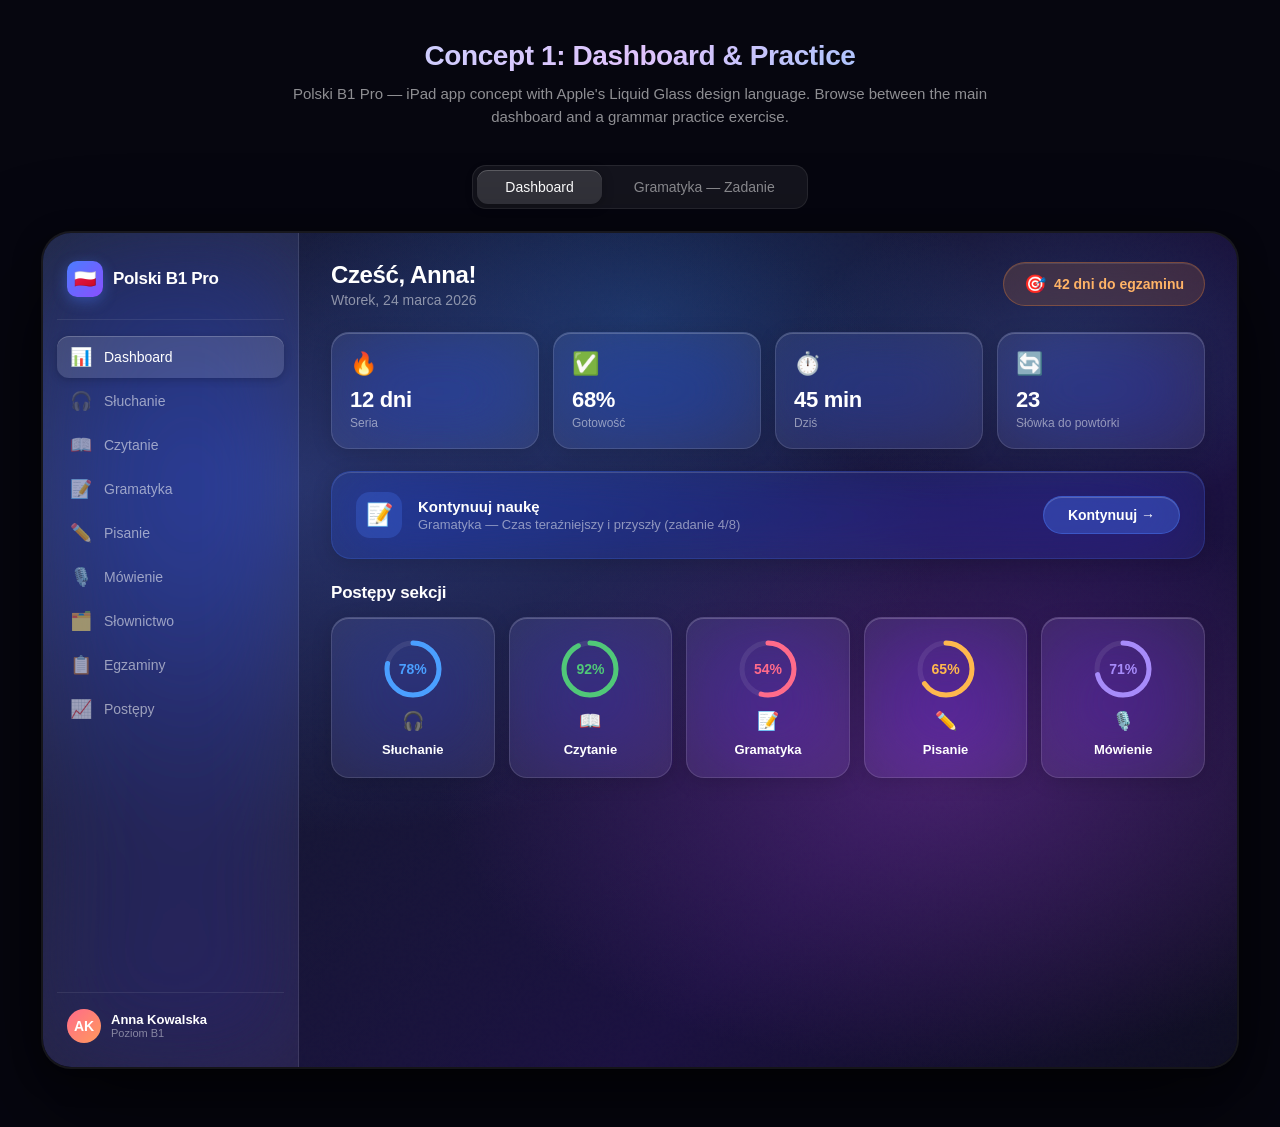
<file: docs/concept-1.html>
<!DOCTYPE html>
<html lang="pl">
<head>
<meta charset="UTF-8">
<meta name="viewport" content="width=device-width, initial-scale=1.0">
<title>Concept 1: Dashboard & Practice — Polski B1 Pro</title>
<style>
  *, *::before, *::after { margin: 0; padding: 0; box-sizing: border-box; }

  body {
    font-family: -apple-system, BlinkMacSystemFont, 'SF Pro Display', 'SF Pro Text', 'Helvetica Neue', Arial, sans-serif;
    background: #06060f;
    color: #fff;
    min-height: 100vh;
    display: flex;
    flex-direction: column;
    align-items: center;
    padding: 40px 20px 60px;
    -webkit-font-smoothing: antialiased;
  }

  /* ── Page header ── */
  .page-header {
    text-align: center;
    max-width: 720px;
    margin-bottom: 36px;
  }
  .page-header h1 {
    font-size: 28px;
    font-weight: 700;
    letter-spacing: -0.4px;
    margin-bottom: 10px;
    background: linear-gradient(135deg, #c2d4ff 0%, #e0c3fc 50%, #8ec5fc 100%);
    -webkit-background-clip: text;
    -webkit-text-fill-color: transparent;
  }
  .page-header p {
    font-size: 15px;
    line-height: 1.55;
    color: rgba(255,255,255,0.55);
  }

  /* ── Screen switcher tabs ── */
  .screen-tabs {
    display: flex;
    gap: 4px;
    margin-bottom: 24px;
    background: rgba(255,255,255,0.06);
    border-radius: 14px;
    padding: 4px;
    border: 1px solid rgba(255,255,255,0.08);
  }
  .screen-tab {
    padding: 9px 28px;
    border-radius: 11px;
    font-size: 14px;
    font-weight: 500;
    cursor: pointer;
    transition: all 0.3s ease;
    color: rgba(255,255,255,0.5);
    border: none;
    background: transparent;
    user-select: none;
  }
  .screen-tab.active {
    background: rgba(255,255,255,0.13);
    color: #fff;
    box-shadow: 0 2px 12px rgba(0,0,0,0.25), inset 0 1px 0 rgba(255,255,255,0.2);
  }
  .screen-tab:hover:not(.active) { color: rgba(255,255,255,0.75); }

  /* ── iPad frame ── */
  .ipad-frame {
    width: 1194px;
    height: 834px;
    border-radius: 28px;
    overflow: hidden;
    position: relative;
    box-shadow:
      0 0 0 2px rgba(255,255,255,0.08),
      0 40px 100px rgba(0,0,0,0.65),
      0 8px 30px rgba(0,0,0,0.4),
      inset 0 1px 0 rgba(255,255,255,0.1);
    flex-shrink: 0;
  }

  /* ── Background layer ── */
  .app-bg {
    position: absolute;
    inset: 0;
    background:
      radial-gradient(ellipse 80% 60% at 20% 30%, rgba(56, 78, 160, 0.55) 0%, transparent 70%),
      radial-gradient(ellipse 60% 50% at 75% 65%, rgba(120, 50, 160, 0.45) 0%, transparent 70%),
      radial-gradient(ellipse 50% 40% at 50% 10%, rgba(30, 100, 180, 0.35) 0%, transparent 60%),
      radial-gradient(ellipse 40% 35% at 85% 15%, rgba(70, 130, 210, 0.25) 0%, transparent 55%),
      linear-gradient(135deg, #0d1025 0%, #151535 40%, #1a1040 70%, #0d0d20 100%);
    z-index: 0;
  }
  .app-bg::after {
    content: '';
    position: absolute;
    inset: 0;
    background: url("data:image/svg+xml,%3Csvg viewBox='0 0 256 256' xmlns='http://www.w3.org/2000/svg'%3E%3Cfilter id='n'%3E%3CfeTurbulence type='fractalNoise' baseFrequency='0.85' numOctaves='4' stitchTiles='stitch'/%3E%3C/filter%3E%3Crect width='100%25' height='100%25' filter='url(%23n)' opacity='0.025'/%3E%3C/svg%3E");
    opacity: 0.6;
  }

  /* ── Screens ── */
  .screen { display: none; position: relative; z-index: 1; width: 100%; height: 100%; }
  .screen.active { display: flex; }

  /* ═══════════════════════════════════════
     SCREEN 1: DASHBOARD
     ═══════════════════════════════════════ */

  /* Sidebar */
  .sidebar {
    width: 256px;
    height: 100%;
    padding: 24px 14px;
    display: flex;
    flex-direction: column;
    background: rgba(255,255,255,0.07);
    backdrop-filter: blur(50px) saturate(180%);
    -webkit-backdrop-filter: blur(50px) saturate(180%);
    border-right: 1px solid rgba(255,255,255,0.1);
    flex-shrink: 0;
  }
  .sidebar-brand {
    display: flex;
    align-items: center;
    gap: 10px;
    padding: 4px 10px 22px;
    border-bottom: 1px solid rgba(255,255,255,0.08);
    margin-bottom: 16px;
  }
  .sidebar-brand .logo {
    width: 36px; height: 36px;
    border-radius: 10px;
    background: linear-gradient(135deg, #4a7dff, #8a4fff);
    display: flex; align-items: center; justify-content: center;
    font-size: 18px;
    box-shadow: 0 4px 14px rgba(74, 125, 255, 0.4);
  }
  .sidebar-brand span {
    font-size: 17px;
    font-weight: 700;
    letter-spacing: -0.3px;
  }
  .sidebar-nav { flex: 1; display: flex; flex-direction: column; gap: 2px; }
  .nav-item {
    display: flex;
    align-items: center;
    gap: 11px;
    padding: 10px 12px;
    border-radius: 12px;
    font-size: 14px;
    font-weight: 500;
    color: rgba(255,255,255,0.55);
    cursor: pointer;
    transition: all 0.2s ease;
  }
  .nav-item:hover { background: rgba(255,255,255,0.06); color: rgba(255,255,255,0.8); }
  .nav-item.active {
    background: rgba(255,255,255,0.13);
    color: #fff;
    box-shadow: inset 0 1px 0 rgba(255,255,255,0.2), 0 2px 8px rgba(0,0,0,0.2);
  }
  .nav-icon { font-size: 18px; width: 24px; text-align: center; }
  .sidebar-footer {
    margin-top: auto;
    padding-top: 16px;
    border-top: 1px solid rgba(255,255,255,0.08);
    display: flex; align-items: center; gap: 10px; padding-left: 10px;
  }
  .avatar {
    width: 34px; height: 34px; border-radius: 50%;
    background: linear-gradient(135deg, #ff6b8a, #ff9a5c);
    display: flex; align-items: center; justify-content: center;
    font-size: 14px; font-weight: 600;
  }
  .sidebar-footer .user-info { font-size: 13px; }
  .sidebar-footer .user-info .name { font-weight: 600; }
  .sidebar-footer .user-info .level { font-size: 11px; color: rgba(255,255,255,0.45); }

  /* Main content */
  .main-content {
    flex: 1;
    height: 100%;
    overflow-y: auto;
    padding: 28px 32px;
    scrollbar-width: none;
  }
  .main-content::-webkit-scrollbar { display: none; }

  /* Top bar */
  .top-bar {
    display: flex;
    align-items: center;
    justify-content: space-between;
    margin-bottom: 24px;
  }
  .welcome h2 { font-size: 24px; font-weight: 700; letter-spacing: -0.4px; }
  .welcome p { font-size: 14px; color: rgba(255,255,255,0.5); margin-top: 3px; }
  .exam-badge {
    display: flex;
    align-items: center;
    gap: 8px;
    padding: 10px 20px;
    border-radius: 50px;
    background: rgba(255, 140, 50, 0.15);
    backdrop-filter: blur(20px);
    -webkit-backdrop-filter: blur(20px);
    border: 1px solid rgba(255, 140, 50, 0.3);
    font-size: 14px;
    font-weight: 600;
    color: #ffb366;
    box-shadow: inset 0 1px 0 rgba(255,255,255,0.1);
  }
  .exam-badge .icon { font-size: 18px; }

  /* Stats row */
  .stats-row {
    display: grid;
    grid-template-columns: repeat(4, 1fr);
    gap: 14px;
    margin-bottom: 22px;
  }
  .stat-card {
    padding: 18px;
    border-radius: 18px;
    background: rgba(255,255,255,0.08);
    backdrop-filter: blur(40px) saturate(180%);
    -webkit-backdrop-filter: blur(40px) saturate(180%);
    border: 1px solid rgba(255,255,255,0.12);
    box-shadow: inset 0 1px 0 rgba(255,255,255,0.2), 0 4px 20px rgba(0,0,0,0.15);
    transition: transform 0.2s ease;
  }
  .stat-card:hover { transform: translateY(-2px); }
  .stat-card .stat-icon { font-size: 22px; margin-bottom: 10px; }
  .stat-card .stat-value { font-size: 22px; font-weight: 700; letter-spacing: -0.3px; }
  .stat-card .stat-label { font-size: 12px; color: rgba(255,255,255,0.5); margin-top: 3px; }

  /* Continue card */
  .continue-card {
    padding: 20px 24px;
    border-radius: 20px;
    background: rgba(74, 125, 255, 0.12);
    backdrop-filter: blur(40px) saturate(180%);
    -webkit-backdrop-filter: blur(40px) saturate(180%);
    border: 1px solid rgba(74, 125, 255, 0.2);
    box-shadow: inset 0 1px 0 rgba(255,255,255,0.15), 0 4px 20px rgba(0,0,0,0.15);
    margin-bottom: 24px;
    display: flex;
    align-items: center;
    justify-content: space-between;
    cursor: pointer;
    transition: all 0.2s ease;
  }
  .continue-card:hover { background: rgba(74, 125, 255, 0.18); }
  .continue-left { display: flex; align-items: center; gap: 16px; }
  .continue-icon {
    width: 46px; height: 46px; border-radius: 14px;
    background: rgba(74, 125, 255, 0.25);
    display: flex; align-items: center; justify-content: center;
    font-size: 22px;
  }
  .continue-info h4 { font-size: 15px; font-weight: 600; }
  .continue-info p { font-size: 13px; color: rgba(255,255,255,0.5); margin-top: 2px; }
  .continue-btn {
    padding: 10px 24px;
    border-radius: 50px;
    background: rgba(74, 125, 255, 0.35);
    border: 1px solid rgba(74, 125, 255, 0.4);
    color: #fff;
    font-size: 14px;
    font-weight: 600;
    cursor: pointer;
    box-shadow: inset 0 1px 0 rgba(255,255,255,0.2);
    transition: all 0.2s ease;
  }
  .continue-btn:hover { background: rgba(74, 125, 255, 0.5); }

  /* Section heading */
  .section-heading {
    font-size: 17px; font-weight: 700; margin-bottom: 14px; letter-spacing: -0.2px;
  }

  /* Progress grid */
  .progress-grid {
    display: grid;
    grid-template-columns: repeat(5, 1fr);
    gap: 14px;
  }
  .section-card {
    padding: 20px 16px;
    border-radius: 18px;
    background: rgba(255,255,255,0.08);
    backdrop-filter: blur(40px) saturate(180%);
    -webkit-backdrop-filter: blur(40px) saturate(180%);
    border: 1px solid rgba(255,255,255,0.12);
    box-shadow: inset 0 1px 0 rgba(255,255,255,0.2), 0 4px 20px rgba(0,0,0,0.15);
    display: flex;
    flex-direction: column;
    align-items: center;
    text-align: center;
    gap: 10px;
    cursor: pointer;
    transition: all 0.2s ease;
  }
  .section-card:hover { background: rgba(255,255,255,0.12); transform: translateY(-2px); }

  /* Progress ring */
  .progress-ring {
    position: relative;
    width: 62px; height: 62px;
  }
  .progress-ring svg {
    transform: rotate(-90deg);
    width: 62px; height: 62px;
  }
  .progress-ring .ring-bg {
    fill: none;
    stroke: rgba(255,255,255,0.08);
    stroke-width: 5;
  }
  .progress-ring .ring-fill {
    fill: none;
    stroke-width: 5;
    stroke-linecap: round;
    transition: stroke-dashoffset 1s ease;
  }
  .progress-ring .ring-label {
    position: absolute;
    inset: 0;
    display: flex;
    align-items: center;
    justify-content: center;
    font-size: 14px;
    font-weight: 700;
  }

  .section-card .sec-icon { font-size: 18px; }
  .section-card .sec-name { font-size: 13px; font-weight: 600; }

  /* ═══════════════════════════════════════
     SCREEN 2: GRAMMAR EXERCISE
     ═══════════════════════════════════════ */
  .screen-grammar { flex-direction: column; }

  /* Exercise top bar */
  .exercise-top-bar {
    display: flex;
    align-items: center;
    justify-content: space-between;
    padding: 18px 28px;
    background: rgba(255,255,255,0.06);
    backdrop-filter: blur(50px) saturate(180%);
    -webkit-backdrop-filter: blur(50px) saturate(180%);
    border-bottom: 1px solid rgba(255,255,255,0.08);
    flex-shrink: 0;
  }
  .exercise-top-bar .back-btn {
    display: flex; align-items: center; gap: 6px;
    color: #6aafff; font-size: 15px; font-weight: 500; cursor: pointer;
  }
  .exercise-title {
    font-size: 16px; font-weight: 700; text-align: center; flex: 1;
  }
  .exercise-timer {
    font-size: 15px;
    font-weight: 600;
    color: rgba(255,255,255,0.7);
    padding: 7px 16px;
    border-radius: 50px;
    background: rgba(255,255,255,0.08);
    border: 1px solid rgba(255,255,255,0.1);
  }

  /* Progress bar */
  .task-progress {
    padding: 0 28px;
    margin-top: 16px;
    flex-shrink: 0;
  }
  .task-progress-info {
    display: flex;
    justify-content: space-between;
    font-size: 13px;
    color: rgba(255,255,255,0.5);
    margin-bottom: 6px;
  }
  .progress-track {
    height: 5px;
    border-radius: 10px;
    background: rgba(255,255,255,0.08);
    overflow: hidden;
  }
  .progress-fill {
    height: 100%;
    width: 50%;
    border-radius: 10px;
    background: linear-gradient(90deg, #4a7dff, #8a4fff);
    transition: width 0.5s ease;
  }

  /* Exercise body */
  .exercise-body {
    flex: 1;
    overflow-y: auto;
    padding: 24px 28px;
    display: flex;
    gap: 24px;
    scrollbar-width: none;
  }
  .exercise-body::-webkit-scrollbar { display: none; }

  .exercise-main { flex: 1; }
  .exercise-sidebar-panel { width: 300px; flex-shrink: 0; }

  .exercise-card {
    padding: 28px;
    border-radius: 20px;
    background: rgba(255,255,255,0.08);
    backdrop-filter: blur(40px) saturate(180%);
    -webkit-backdrop-filter: blur(40px) saturate(180%);
    border: 1px solid rgba(255,255,255,0.12);
    box-shadow: inset 0 1px 0 rgba(255,255,255,0.2), 0 4px 20px rgba(0,0,0,0.15);
  }
  .exercise-card h3 {
    font-size: 16px;
    font-weight: 700;
    margin-bottom: 6px;
  }
  .exercise-card .instruction {
    font-size: 14px;
    color: rgba(255,255,255,0.55);
    margin-bottom: 22px;
    line-height: 1.5;
  }

  .exercise-text {
    font-size: 16px;
    line-height: 2.1;
    color: rgba(255,255,255,0.9);
  }
  .exercise-text .blank-group {
    display: inline-flex;
    flex-direction: column;
    align-items: center;
    vertical-align: bottom;
    margin: 0 2px;
  }
  .exercise-text .blank-input {
    display: inline-block;
    width: 140px;
    padding: 6px 14px;
    border-radius: 50px;
    background: rgba(255,255,255,0.07);
    border: 1.5px solid rgba(255,255,255,0.18);
    color: #fff;
    font-size: 15px;
    font-family: inherit;
    text-align: center;
    outline: none;
    transition: all 0.2s ease;
    box-shadow: inset 0 1px 0 rgba(255,255,255,0.1);
  }
  .exercise-text .blank-input:focus {
    border-color: rgba(74, 125, 255, 0.6);
    background: rgba(74, 125, 255, 0.1);
    box-shadow: 0 0 0 3px rgba(74, 125, 255, 0.15), inset 0 1px 0 rgba(255,255,255,0.15);
  }
  .exercise-text .blank-input.correct {
    border-color: rgba(80, 200, 120, 0.6);
    background: rgba(80, 200, 120, 0.1);
    color: #6fdf8f;
  }
  .exercise-text .blank-hint {
    font-size: 11px;
    color: rgba(255,255,255,0.35);
    margin-top: 3px;
  }

  /* Exercise bottom actions */
  .exercise-actions {
    display: flex;
    gap: 12px;
    margin-top: 28px;
  }
  .btn-check {
    padding: 12px 36px;
    border-radius: 50px;
    background: linear-gradient(135deg, #4a7dff, #6a5fff);
    border: 1px solid rgba(255,255,255,0.15);
    color: #fff;
    font-size: 15px;
    font-weight: 600;
    cursor: pointer;
    box-shadow: 0 4px 18px rgba(74, 125, 255, 0.35), inset 0 1px 0 rgba(255,255,255,0.25);
    transition: all 0.2s ease;
  }
  .btn-check:hover { box-shadow: 0 6px 24px rgba(74, 125, 255, 0.5), inset 0 1px 0 rgba(255,255,255,0.25); }
  .btn-hint {
    padding: 12px 24px;
    border-radius: 50px;
    background: rgba(255,255,255,0.08);
    backdrop-filter: blur(20px);
    -webkit-backdrop-filter: blur(20px);
    border: 1px solid rgba(255,255,255,0.15);
    color: rgba(255,255,255,0.8);
    font-size: 15px;
    font-weight: 500;
    cursor: pointer;
    display: flex; align-items: center; gap: 7px;
    box-shadow: inset 0 1px 0 rgba(255,255,255,0.15);
    transition: all 0.2s ease;
  }
  .btn-hint:hover { background: rgba(255,255,255,0.13); }
  .sparkle { font-size: 16px; }

  /* AI Hint panel */
  .ai-hint-panel {
    padding: 22px;
    border-radius: 20px;
    background: rgba(138, 79, 255, 0.1);
    backdrop-filter: blur(40px) saturate(180%);
    -webkit-backdrop-filter: blur(40px) saturate(180%);
    border: 1px solid rgba(138, 79, 255, 0.25);
    box-shadow: inset 0 1px 0 rgba(255,255,255,0.15), 0 4px 20px rgba(0,0,0,0.15);
  }
  .ai-hint-header {
    display: flex; align-items: center; gap: 8px;
    font-size: 14px; font-weight: 700;
    margin-bottom: 14px;
    color: #c5a3ff;
  }
  .ai-hint-header .ai-icon {
    width: 26px; height: 26px; border-radius: 8px;
    background: linear-gradient(135deg, #8a4fff, #c471ed);
    display: flex; align-items: center; justify-content: center;
    font-size: 14px;
  }
  .ai-hint-content h4 {
    font-size: 13px;
    font-weight: 700;
    color: rgba(255,255,255,0.75);
    margin-bottom: 8px;
    margin-top: 12px;
  }
  .ai-hint-content h4:first-child { margin-top: 0; }
  .ai-hint-content p {
    font-size: 13px;
    color: rgba(255,255,255,0.55);
    line-height: 1.5;
  }
  .conjugation-table {
    width: 100%;
    margin-top: 8px;
    border-collapse: separate;
    border-spacing: 0 3px;
    font-size: 13px;
  }
  .conjugation-table td {
    padding: 5px 10px;
    border-radius: 6px;
  }
  .conjugation-table td:first-child {
    color: rgba(255,255,255,0.45);
    font-weight: 500;
    width: 60px;
  }
  .conjugation-table td:last-child {
    color: rgba(255,255,255,0.8);
    font-weight: 600;
    background: rgba(255,255,255,0.04);
  }
  .conjugation-table tr.highlighted td:last-child {
    color: #c5a3ff;
    background: rgba(138, 79, 255, 0.12);
  }

  /* ── Bottom tab bar (grammar screen) ── */
  .bottom-tab-bar {
    display: flex;
    justify-content: center;
    gap: 6px;
    padding: 10px 28px 14px;
    background: rgba(255,255,255,0.05);
    backdrop-filter: blur(50px) saturate(180%);
    -webkit-backdrop-filter: blur(50px) saturate(180%);
    border-top: 1px solid rgba(255,255,255,0.08);
    flex-shrink: 0;
  }
  .tab-item {
    display: flex;
    flex-direction: column;
    align-items: center;
    gap: 3px;
    padding: 6px 20px;
    border-radius: 12px;
    cursor: pointer;
    transition: all 0.2s ease;
  }
  .tab-item .tab-icon { font-size: 20px; }
  .tab-item .tab-label { font-size: 10px; color: rgba(255,255,255,0.4); font-weight: 500; }
  .tab-item.active .tab-label { color: #6aafff; }
  .tab-item.active {
    background: rgba(106, 175, 255, 0.1);
  }
  .tab-item:hover { background: rgba(255,255,255,0.06); }

  /* ── Responsive ── */
  @media (max-width: 1240px) {
    .ipad-frame {
      width: 100%;
      height: auto;
      aspect-ratio: 1194 / 834;
    }
    .ipad-frame > * {
      transform-origin: top left;
    }
  }

  /* Scale content for smaller viewports */
  .ipad-scaler {
    width: 1194px;
    height: 834px;
    position: relative;
  }

  @media (max-width: 1240px) {
    .ipad-frame {
      width: calc(100vw - 40px);
      max-width: 1194px;
      height: auto;
      aspect-ratio: 1194 / 834;
    }
    .ipad-scaler {
      transform: scale(calc((100vw - 40px) / 1194));
      transform-origin: top left;
    }
  }
</style>
</head>
<body>

<div class="page-header">
  <h1>Concept 1: Dashboard & Practice</h1>
  <p>Polski B1 Pro — iPad app concept with Apple's Liquid Glass design language. Browse between the main dashboard and a grammar practice exercise.</p>
</div>

<div class="screen-tabs">
  <button class="screen-tab active" onclick="switchScreen('dashboard')">Dashboard</button>
  <button class="screen-tab" onclick="switchScreen('grammar')">Gramatyka — Zadanie</button>
</div>

<div class="ipad-frame">
  <div class="app-bg"></div>
  <div class="ipad-scaler">

    <!-- ═══════ SCREEN 1: DASHBOARD ═══════ -->
    <div class="screen screen-dashboard active" id="screen-dashboard">

      <!-- Sidebar -->
      <div class="sidebar">
        <div class="sidebar-brand">
          <div class="logo">🇵🇱</div>
          <span>Polski B1 Pro</span>
        </div>
        <nav class="sidebar-nav">
          <div class="nav-item active"><span class="nav-icon">📊</span> Dashboard</div>
          <div class="nav-item"><span class="nav-icon">🎧</span> Słuchanie</div>
          <div class="nav-item"><span class="nav-icon">📖</span> Czytanie</div>
          <div class="nav-item"><span class="nav-icon">📝</span> Gramatyka</div>
          <div class="nav-item"><span class="nav-icon">✏️</span> Pisanie</div>
          <div class="nav-item"><span class="nav-icon">🎙️</span> Mówienie</div>
          <div class="nav-item"><span class="nav-icon">🗂️</span> Słownictwo</div>
          <div class="nav-item"><span class="nav-icon">📋</span> Egzaminy</div>
          <div class="nav-item"><span class="nav-icon">📈</span> Postępy</div>
        </nav>
        <div class="sidebar-footer">
          <div class="avatar">AK</div>
          <div class="user-info">
            <div class="name">Anna Kowalska</div>
            <div class="level">Poziom B1</div>
          </div>
        </div>
      </div>

      <!-- Main -->
      <div class="main-content">
        <div class="top-bar">
          <div class="welcome">
            <h2>Cześć, Anna!</h2>
            <p>Wtorek, 24 marca 2026</p>
          </div>
          <div class="exam-badge">
            <span class="icon">🎯</span>
            42 dni do egzaminu
          </div>
        </div>

        <!-- Stats -->
        <div class="stats-row">
          <div class="stat-card">
            <div class="stat-icon">🔥</div>
            <div class="stat-value">12 dni</div>
            <div class="stat-label">Seria</div>
          </div>
          <div class="stat-card">
            <div class="stat-icon">✅</div>
            <div class="stat-value">68%</div>
            <div class="stat-label">Gotowość</div>
          </div>
          <div class="stat-card">
            <div class="stat-icon">⏱️</div>
            <div class="stat-value">45 min</div>
            <div class="stat-label">Dziś</div>
          </div>
          <div class="stat-card">
            <div class="stat-icon">🔄</div>
            <div class="stat-value">23</div>
            <div class="stat-label">Słówka do powtórki</div>
          </div>
        </div>

        <!-- Continue -->
        <div class="continue-card">
          <div class="continue-left">
            <div class="continue-icon">📝</div>
            <div class="continue-info">
              <h4>Kontynuuj naukę</h4>
              <p>Gramatyka — Czas teraźniejszy i przyszły (zadanie 4/8)</p>
            </div>
          </div>
          <button class="continue-btn">Kontynuuj →</button>
        </div>

        <!-- Section Progress -->
        <div class="section-heading">Postępy sekcji</div>
        <div class="progress-grid">
          <div class="section-card">
            <div class="progress-ring">
              <svg viewBox="0 0 62 62">
                <circle class="ring-bg" cx="31" cy="31" r="26"/>
                <circle class="ring-fill" cx="31" cy="31" r="26"
                  stroke="#4a9fff"
                  stroke-dasharray="163.36"
                  stroke-dashoffset="35.94"/>
              </svg>
              <div class="ring-label" style="color:#4a9fff">78%</div>
            </div>
            <div class="sec-icon">🎧</div>
            <div class="sec-name">Słuchanie</div>
          </div>
          <div class="section-card">
            <div class="progress-ring">
              <svg viewBox="0 0 62 62">
                <circle class="ring-bg" cx="31" cy="31" r="26"/>
                <circle class="ring-fill" cx="31" cy="31" r="26"
                  stroke="#50c878"
                  stroke-dasharray="163.36"
                  stroke-dashoffset="13.07"/>
              </svg>
              <div class="ring-label" style="color:#50c878">92%</div>
            </div>
            <div class="sec-icon">📖</div>
            <div class="sec-name">Czytanie</div>
          </div>
          <div class="section-card">
            <div class="progress-ring">
              <svg viewBox="0 0 62 62">
                <circle class="ring-bg" cx="31" cy="31" r="26"/>
                <circle class="ring-fill" cx="31" cy="31" r="26"
                  stroke="#ff6b8a"
                  stroke-dasharray="163.36"
                  stroke-dashoffset="75.15"/>
              </svg>
              <div class="ring-label" style="color:#ff6b8a">54%</div>
            </div>
            <div class="sec-icon">📝</div>
            <div class="sec-name">Gramatyka</div>
          </div>
          <div class="section-card">
            <div class="progress-ring">
              <svg viewBox="0 0 62 62">
                <circle class="ring-bg" cx="31" cy="31" r="26"/>
                <circle class="ring-fill" cx="31" cy="31" r="26"
                  stroke="#ffb84d"
                  stroke-dasharray="163.36"
                  stroke-dashoffset="57.18"/>
              </svg>
              <div class="ring-label" style="color:#ffb84d">65%</div>
            </div>
            <div class="sec-icon">✏️</div>
            <div class="sec-name">Pisanie</div>
          </div>
          <div class="section-card">
            <div class="progress-ring">
              <svg viewBox="0 0 62 62">
                <circle class="ring-bg" cx="31" cy="31" r="26"/>
                <circle class="ring-fill" cx="31" cy="31" r="26"
                  stroke="#a78bfa"
                  stroke-dasharray="163.36"
                  stroke-dashoffset="47.37"/>
              </svg>
              <div class="ring-label" style="color:#a78bfa">71%</div>
            </div>
            <div class="sec-icon">🎙️</div>
            <div class="sec-name">Mówienie</div>
          </div>
        </div>
      </div>
    </div>

    <!-- ═══════ SCREEN 2: GRAMMAR EXERCISE ═══════ -->
    <div class="screen screen-grammar" id="screen-grammar">

      <div class="exercise-top-bar">
        <div class="back-btn" onclick="switchScreen('dashboard')">‹ Wróć</div>
        <div class="exercise-title">Gramatyka — Zadanie 4: Czas teraźniejszy i przyszły</div>
        <div class="exercise-timer">⏱ 38:42</div>
      </div>

      <div class="task-progress">
        <div class="task-progress-info">
          <span>Zadanie 4 z 8</span>
          <span>50%</span>
        </div>
        <div class="progress-track">
          <div class="progress-fill"></div>
        </div>
      </div>

      <div class="exercise-body">
        <div class="exercise-main">
          <div class="exercise-card">
            <h3>Uzupełnij luki odpowiednią formą czasownika</h3>
            <div class="instruction">Przeczytaj tekst i wpisz poprawną formę podanego czasownika w czasie teraźniejszym lub przyszłym.</div>

            <div class="exercise-text">
              <p style="margin-bottom: 18px;">
                Jutro Ania
                <span class="blank-group">
                  <input type="text" class="blank-input" placeholder="..." value="jedzie" style="border-color: rgba(80,200,120,0.6); background: rgba(80,200,120,0.1); color: #6fdf8f;">
                  <span class="blank-hint">(jechać)</span>
                </span>
                do Krakowa, a potem
                <span class="blank-group">
                  <input type="text" class="blank-input" placeholder="...">
                  <span class="blank-hint">(zwiedzać)</span>
                </span>
                Wawel. Wieczorem
                <span class="blank-group">
                  <input type="text" class="blank-input" placeholder="...">
                  <span class="blank-hint">(spotkać się)</span>
                </span>
                z przyjaciółmi w restauracji.
              </p>
              <p style="margin-bottom: 18px;">
                W przyszłym tygodniu Marek
                <span class="blank-group">
                  <input type="text" class="blank-input" placeholder="...">
                  <span class="blank-hint">(zaczynać)</span>
                </span>
                nową pracę. Codziennie
                <span class="blank-group">
                  <input type="text" class="blank-input" placeholder="...">
                  <span class="blank-hint">(dojeżdżać)</span>
                </span>
                autobusem, bo firma
                <span class="blank-group">
                  <input type="text" class="blank-input" placeholder="...">
                  <span class="blank-hint">(znajdować się)</span>
                </span>
                daleko od jego domu.
              </p>
              <p>
                Teraz Kasia
                <span class="blank-group">
                  <input type="text" class="blank-input" placeholder="...">
                  <span class="blank-hint">(uczyć się)</span>
                </span>
                polskiego, ponieważ w czerwcu
                <span class="blank-group">
                  <input type="text" class="blank-input" placeholder="...">
                  <span class="blank-hint">(zdawać)</span>
                </span>
                egzamin B1.
              </p>
            </div>

            <div class="exercise-actions">
              <button class="btn-check">Sprawdź</button>
              <button class="btn-hint"><span class="sparkle">✨</span> Podpowiedź AI</button>
            </div>
          </div>
        </div>

        <!-- AI Hint sidebar -->
        <div class="exercise-sidebar-panel">
          <div class="ai-hint-panel">
            <div class="ai-hint-header">
              <div class="ai-icon">✨</div>
              Podpowiedź AI
            </div>
            <div class="ai-hint-content">
              <h4>🔍 Czasownik: jechać</h4>
              <p>Czasownik <strong>jechać</strong> jest czasownikiem ruchu jednokierunkowego. W kontekście „jutro" używamy czasu teraźniejszego w znaczeniu przyszłym.</p>

              <h4>📋 Koniugacja: jechać (teraźniejszy)</h4>
              <table class="conjugation-table">
                <tr><td>ja</td><td>jadę</td></tr>
                <tr><td>ty</td><td>jedziesz</td></tr>
                <tr class="highlighted"><td>on/ona</td><td>jedzie</td></tr>
                <tr><td>my</td><td>jedziemy</td></tr>
                <tr><td>wy</td><td>jedziecie</td></tr>
                <tr><td>oni</td><td>jadą</td></tr>
              </table>

              <h4>💡 Wskazówka</h4>
              <p>Ania to 3. osoba liczby pojedynczej (ona), więc poprawna forma to <strong>jedzie</strong>.</p>
            </div>
          </div>
        </div>
      </div>

      <!-- Bottom tab bar -->
      <div class="bottom-tab-bar">
        <div class="tab-item"><span class="tab-icon">📊</span><span class="tab-label">Dashboard</span></div>
        <div class="tab-item"><span class="tab-icon">📚</span><span class="tab-label">Nauka</span></div>
        <div class="tab-item active"><span class="tab-icon">📝</span><span class="tab-label">Zadania</span></div>
        <div class="tab-item"><span class="tab-icon">📈</span><span class="tab-label">Postępy</span></div>
        <div class="tab-item"><span class="tab-icon">⚙️</span><span class="tab-label">Ustawienia</span></div>
      </div>
    </div>

  </div><!-- /ipad-scaler -->
</div><!-- /ipad-frame -->

<script>
function switchScreen(screen) {
  document.querySelectorAll('.screen').forEach(s => s.classList.remove('active'));
  document.querySelectorAll('.screen-tab').forEach(t => t.classList.remove('active'));

  if (screen === 'dashboard') {
    document.getElementById('screen-dashboard').classList.add('active');
    document.querySelectorAll('.screen-tab')[0].classList.add('active');
  } else {
    document.getElementById('screen-grammar').classList.add('active');
    document.querySelectorAll('.screen-tab')[1].classList.add('active');
  }
}
</script>

</body>
</html>
</file>
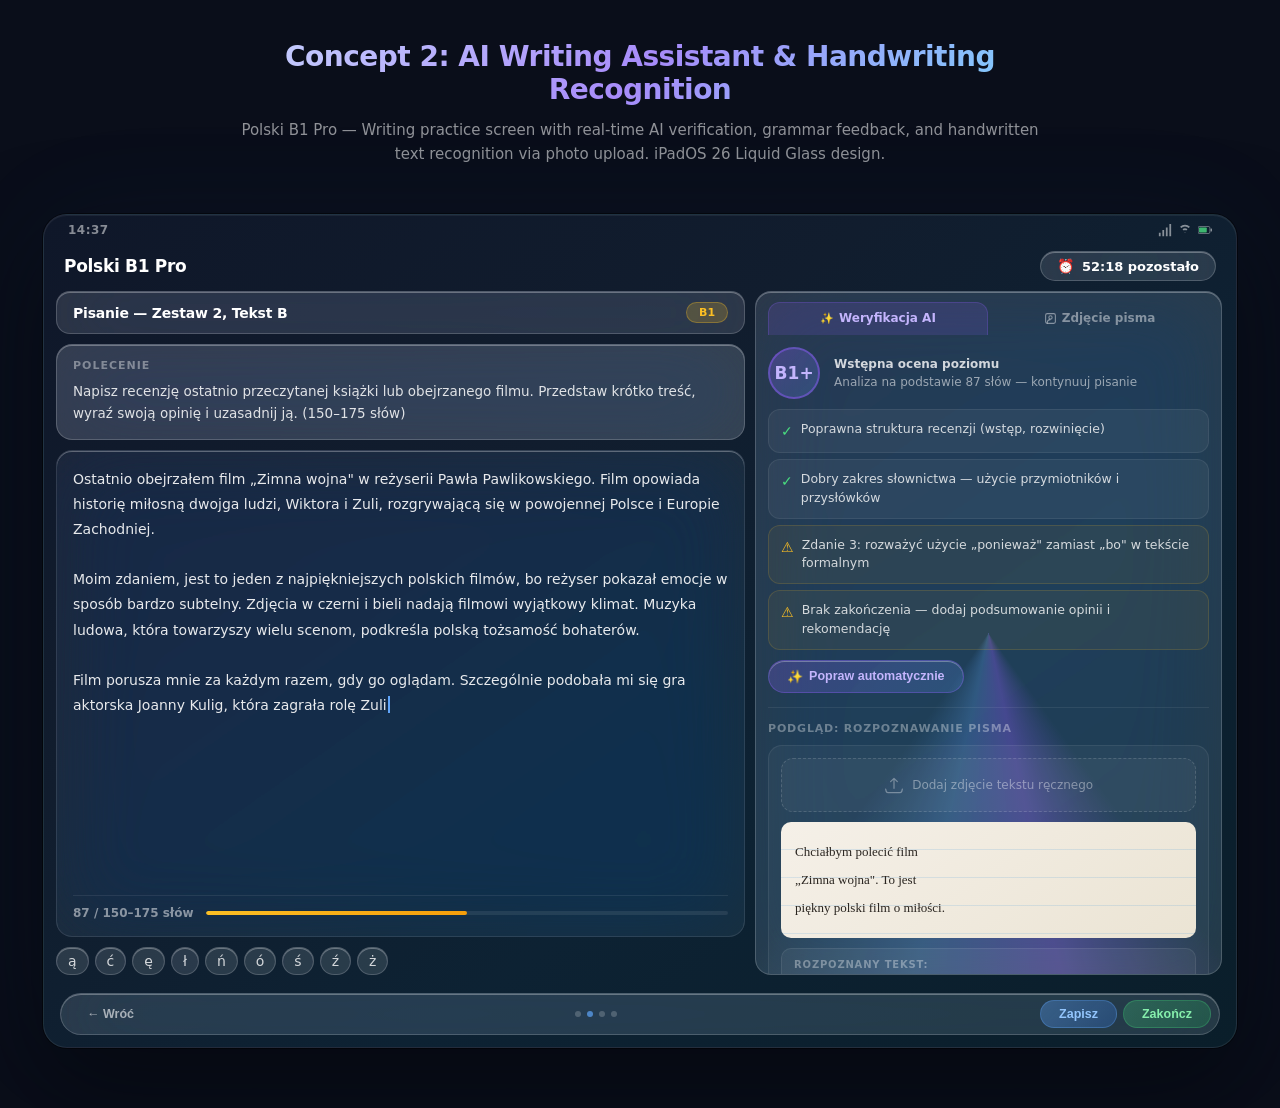
<file: docs/concept-2.html>
<!DOCTYPE html>
<html lang="pl">
<head>
<meta charset="UTF-8">
<meta name="viewport" content="width=device-width, initial-scale=1.0">
<title>Concept 2: AI Writing Assistant & Handwriting Recognition — Polski B1 Pro</title>
<style>
  *,*::before,*::after{margin:0;padding:0;box-sizing:border-box}

  :root{
    --glass-bg: rgba(255,255,255,0.12);
    --glass-bg-hover: rgba(255,255,255,0.18);
    --glass-bg-raised: rgba(255,255,255,0.16);
    --glass-bg-strong: rgba(255,255,255,0.20);
    --glass-border: rgba(255,255,255,0.18);
    --glass-border-light: rgba(255,255,255,0.10);
    --glass-highlight: inset 0 1px 0 rgba(255,255,255,0.3);
    --glass-blur: blur(40px) saturate(180%);
    --radius-card: 20px;
    --radius-pill: 50px;
    --ai-glow: rgba(139,92,246,0.3);
    --ai-border: rgba(139,92,246,0.4);
    --font: -apple-system, 'SF Pro Display', 'SF Pro Text', 'Helvetica Neue', system-ui, sans-serif;
  }

  html{font-family:var(--font);-webkit-font-smoothing:antialiased;color:#fff}

  body{
    min-height:100vh;
    background:#0a0e1a;
    display:flex;flex-direction:column;align-items:center;
    padding:40px 20px 60px;
    overflow-x:hidden;
  }

  /* Page header */
  .page-header{
    text-align:center;max-width:800px;margin-bottom:48px;
  }
  .page-header h1{
    font-size:28px;font-weight:700;letter-spacing:-0.5px;
    background:linear-gradient(135deg,#c7d2fe,#a78bfa,#7dd3fc);
    -webkit-background-clip:text;-webkit-text-fill-color:transparent;
    margin-bottom:12px;
  }
  .page-header p{
    font-size:15px;color:rgba(255,255,255,0.55);line-height:1.6;
  }

  /* iPad Frame */
  .ipad-frame{
    width:min(1194px,94vw);
    aspect-ratio:1194/834;
    border-radius:24px;
    background:linear-gradient(145deg,#0f1729 0%,#111d2e 35%,#0d2233 65%,#0a1e2a 100%);
    border:1.5px solid rgba(255,255,255,0.08);
    box-shadow:
      0 0 0 1px rgba(0,0,0,0.5),
      0 40px 100px rgba(0,0,0,0.5),
      0 0 120px rgba(59,130,246,0.06),
      inset 0 1px 0 rgba(255,255,255,0.06);
    position:relative;overflow:hidden;
    display:flex;flex-direction:column;
  }

  /* Status bar */
  .status-bar{
    display:flex;justify-content:space-between;align-items:center;
    padding:8px 24px;
    font-size:12px;font-weight:600;
    color:rgba(255,255,255,0.5);
    flex-shrink:0;
  }
  .status-bar .time{letter-spacing:0.5px}
  .status-icons{display:flex;gap:6px;align-items:center}
  .status-icons svg{width:14px;height:14px;fill:rgba(255,255,255,0.5)}

  /* Top navigation bar */
  .top-nav{
    display:flex;align-items:center;justify-content:space-between;
    padding:6px 20px 10px;
    flex-shrink:0;
  }
  .top-nav-title{
    font-size:17px;font-weight:700;letter-spacing:-0.3px;
  }
  .nav-timer{
    display:flex;align-items:center;gap:8px;
    background:var(--glass-bg);
    backdrop-filter:var(--glass-blur);
    border:1px solid var(--glass-border);
    border-radius:var(--radius-pill);
    padding:6px 16px;
    font-size:13px;font-weight:600;
    box-shadow:var(--glass-highlight);
  }
  .nav-timer .timer-icon{color:#fbbf24;font-size:14px}

  /* Main content split */
  .main-content{
    display:flex;flex:1;gap:10px;
    padding:0 12px 10px;
    min-height:0;
  }

  /* LEFT PANEL */
  .left-panel{
    flex:0 0 59%;display:flex;flex-direction:column;gap:10px;min-height:0;
  }

  /* Task header bar */
  .task-header{
    background:var(--glass-bg);
    backdrop-filter:var(--glass-blur);
    border:1px solid var(--glass-border);
    border-radius:14px;
    padding:10px 16px;
    display:flex;align-items:center;justify-content:space-between;
    box-shadow:var(--glass-highlight);
    flex-shrink:0;
  }
  .task-header h2{
    font-size:14px;font-weight:600;letter-spacing:-0.2px;
  }
  .task-badge{
    font-size:11px;font-weight:600;
    background:rgba(251,191,36,0.2);color:#fbbf24;
    border:1px solid rgba(251,191,36,0.3);
    border-radius:var(--radius-pill);
    padding:3px 12px;
  }

  /* Prompt card */
  .prompt-card{
    background:var(--glass-bg-raised);
    backdrop-filter:var(--glass-blur);
    border:1px solid var(--glass-border);
    border-radius:16px;
    padding:14px 16px;
    box-shadow:var(--glass-highlight);
    flex-shrink:0;
  }
  .prompt-label{
    font-size:11px;font-weight:600;text-transform:uppercase;
    letter-spacing:1px;color:rgba(255,255,255,0.4);margin-bottom:8px;
  }
  .prompt-card p{
    font-size:13.5px;line-height:1.65;color:rgba(255,255,255,0.85);
  }

  /* Writing area */
  .writing-area{
    flex:1;min-height:0;
    background:rgba(255,255,255,0.06);
    backdrop-filter:var(--glass-blur);
    border:1px solid var(--glass-border-light);
    border-radius:16px;
    padding:16px;
    display:flex;flex-direction:column;
    box-shadow:var(--glass-highlight);
  }
  .writing-text{
    flex:1;
    font-size:14px;line-height:1.8;
    color:rgba(255,255,255,0.9);
    overflow:hidden;
  }
  .writing-text .cursor{
    display:inline-block;width:2px;height:17px;
    background:#60a5fa;
    animation:blink 1s step-end infinite;
    vertical-align:text-bottom;
    margin-left:1px;
  }
  @keyframes blink{0%,100%{opacity:1}50%{opacity:0}}

  /* Word counter */
  .word-counter{
    display:flex;align-items:center;gap:12px;
    margin-top:10px;padding-top:10px;
    border-top:1px solid rgba(255,255,255,0.08);
    flex-shrink:0;
  }
  .word-counter span{font-size:12px;font-weight:600;color:rgba(255,255,255,0.5);white-space:nowrap}
  .word-bar{flex:1;height:4px;border-radius:4px;background:rgba(255,255,255,0.08);overflow:hidden}
  .word-bar-fill{height:100%;width:50%;border-radius:4px;
    background:linear-gradient(90deg,#fbbf24,#f59e0b);
    transition:width 0.3s;
  }

  /* Diacritics toolbar */
  .diacritics-bar{
    display:flex;gap:6px;flex-shrink:0;
    flex-wrap:wrap;
  }
  .diac-key{
    background:var(--glass-bg);
    backdrop-filter:var(--glass-blur);
    border:1px solid var(--glass-border);
    border-radius:var(--radius-pill);
    padding:5px 11px;
    font-size:14px;font-weight:500;
    color:rgba(255,255,255,0.8);
    cursor:pointer;
    box-shadow:var(--glass-highlight);
    transition:background 0.15s;
  }
  .diac-key:hover{background:var(--glass-bg-hover)}

  /* RIGHT PANEL */
  .right-panel{
    flex:0 0 40%;display:flex;flex-direction:column;min-height:0;
    background:var(--glass-bg);
    backdrop-filter:var(--glass-blur);
    border:1px solid var(--glass-border);
    border-radius:16px;
    box-shadow:var(--glass-highlight);
    position:relative;
    overflow:hidden;
  }

  /* AI animated border */
  .right-panel::before{
    content:'';position:absolute;inset:-2px;
    border-radius:18px;
    background:conic-gradient(from var(--ai-angle,0deg),transparent 40%,rgba(139,92,246,0.35),rgba(96,165,250,0.25),transparent 60%);
    animation:ai-rotate 4s linear infinite;
    z-index:-1;
  }
  @keyframes ai-rotate{to{--ai-angle:360deg}}
  @property --ai-angle{syntax:'<angle>';inherits:false;initial-value:0deg}

  /* Tabs */
  .ai-tabs{
    display:flex;gap:2px;padding:10px 12px 0;flex-shrink:0;
  }
  .ai-tab{
    flex:1;text-align:center;
    padding:8px 8px 10px;
    font-size:12px;font-weight:600;
    border-radius:12px 12px 0 0;
    cursor:pointer;
    color:rgba(255,255,255,0.45);
    background:transparent;
    border:1px solid transparent;
    border-bottom:none;
    transition:all 0.2s;
    display:flex;align-items:center;justify-content:center;gap:5px;
  }
  .ai-tab.active{
    background:rgba(139,92,246,0.15);
    border-color:rgba(139,92,246,0.25);
    color:#c4b5fd;
  }
  .ai-tab .sparkle{font-size:11px}

  /* Tab content area */
  .ai-tab-content{
    flex:1;min-height:0;overflow-y:auto;
    padding:12px;
    display:flex;flex-direction:column;gap:10px;
  }
  .ai-tab-content::-webkit-scrollbar{width:3px}
  .ai-tab-content::-webkit-scrollbar-thumb{background:rgba(255,255,255,0.15);border-radius:3px}

  /* Score badge */
  .score-row{
    display:flex;align-items:center;gap:14px;
  }
  .score-circle{
    width:52px;height:52px;
    border-radius:50%;
    background:linear-gradient(135deg,rgba(139,92,246,0.3),rgba(96,165,250,0.2));
    border:2px solid rgba(139,92,246,0.5);
    display:flex;align-items:center;justify-content:center;
    flex-shrink:0;
  }
  .score-circle span{font-size:17px;font-weight:800;color:#c4b5fd}
  .score-info{font-size:12px;color:rgba(255,255,255,0.55);line-height:1.5}
  .score-info strong{color:rgba(255,255,255,0.8);font-weight:600;display:block}

  /* Feedback items */
  .feedback-list{display:flex;flex-direction:column;gap:6px}
  .feedback-item{
    display:flex;align-items:flex-start;gap:8px;
    background:rgba(255,255,255,0.05);
    border:1px solid rgba(255,255,255,0.07);
    border-radius:12px;
    padding:10px 12px;
    font-size:12.5px;line-height:1.5;
    color:rgba(255,255,255,0.8);
  }
  .feedback-item .icon{flex-shrink:0;font-size:14px;margin-top:1px}
  .feedback-item.ok .icon{color:#4ade80}
  .feedback-item.warn .icon{color:#fbbf24}
  .feedback-item.warn{
    border-color:rgba(251,191,36,0.15);
    background:rgba(251,191,36,0.06);
  }

  /* Auto fix button */
  .btn-autofix{
    align-self:flex-start;
    background:linear-gradient(135deg,rgba(139,92,246,0.25),rgba(96,165,250,0.2));
    border:1px solid rgba(139,92,246,0.35);
    border-radius:var(--radius-pill);
    padding:8px 18px;
    font-size:12.5px;font-weight:600;
    color:#c4b5fd;
    cursor:pointer;
    display:flex;align-items:center;gap:6px;
    box-shadow:var(--glass-highlight);
    transition:all 0.2s;
  }
  .btn-autofix:hover{background:linear-gradient(135deg,rgba(139,92,246,0.35),rgba(96,165,250,0.3))}
  .btn-autofix .sparkle{font-size:13px}

  /* Tab 2 preview */
  .tab2-preview{
    background:rgba(255,255,255,0.04);
    border:1px solid rgba(255,255,255,0.07);
    border-radius:14px;
    padding:12px;
    display:flex;flex-direction:column;gap:10px;
  }
  .upload-zone{
    display:flex;align-items:center;justify-content:center;gap:8px;
    background:rgba(255,255,255,0.04);
    border:1.5px dashed rgba(255,255,255,0.15);
    border-radius:12px;
    padding:16px;
    font-size:12px;color:rgba(255,255,255,0.4);
    cursor:pointer;
    transition:border-color 0.2s;
  }
  .upload-zone:hover{border-color:rgba(255,255,255,0.3)}
  .upload-zone svg{width:20px;height:20px;stroke:rgba(255,255,255,0.35);fill:none;stroke-width:1.5}

  .handwriting-mock{
    border-radius:10px;overflow:hidden;
    background:linear-gradient(145deg,#f5f0e8,#ebe4d4);
    padding:16px 14px;
    position:relative;
    min-height:70px;
  }
  .handwriting-mock::before{
    content:'';position:absolute;inset:0;
    background:repeating-linear-gradient(transparent,transparent 27px,rgba(0,120,215,0.12) 27px,rgba(0,120,215,0.12) 28px);
    pointer-events:none;
  }
  .handwriting-text{
    font-family:'Segoe Script','Bradley Hand','Comic Sans MS',cursive;
    font-size:13px;color:#2a2520;line-height:28px;
    position:relative;z-index:1;
  }

  .ocr-result{
    background:rgba(255,255,255,0.05);
    border:1px solid rgba(255,255,255,0.08);
    border-radius:10px;
    padding:10px 12px;
  }
  .ocr-label{
    font-size:10px;font-weight:600;text-transform:uppercase;
    letter-spacing:0.8px;color:rgba(255,255,255,0.35);margin-bottom:6px;
  }
  .ocr-text{
    font-size:12px;color:rgba(255,255,255,0.7);line-height:1.6;
    font-style:italic;
  }
  .ocr-accuracy{
    display:flex;align-items:center;gap:6px;margin-top:8px;
    font-size:11px;font-weight:600;color:#4ade80;
  }
  .ocr-accuracy .dot{width:6px;height:6px;border-radius:50%;background:#4ade80}

  .btn-verify{
    align-self:flex-start;
    background:linear-gradient(135deg,rgba(139,92,246,0.2),rgba(96,165,250,0.15));
    border:1px solid rgba(139,92,246,0.3);
    border-radius:var(--radius-pill);
    padding:7px 16px;
    font-size:12px;font-weight:600;
    color:#a5b4fc;
    cursor:pointer;
    display:flex;align-items:center;gap:5px;
    box-shadow:var(--glass-highlight);
  }

  /* Bottom bar */
  .bottom-bar{
    display:flex;align-items:center;justify-content:space-between;
    padding:8px 16px 12px;
    flex-shrink:0;
  }
  .bottom-bar-inner{
    display:flex;align-items:center;justify-content:space-between;width:100%;
    background:var(--glass-bg);
    backdrop-filter:var(--glass-blur);
    border:1px solid var(--glass-border);
    border-radius:var(--radius-pill);
    padding:6px 8px;
    box-shadow:var(--glass-highlight);
  }
  .bb-btn{
    padding:6px 18px;
    font-size:12.5px;font-weight:600;
    border-radius:var(--radius-pill);
    cursor:pointer;
    border:none;background:transparent;color:rgba(255,255,255,0.6);
    transition:all 0.15s;
  }
  .bb-btn:hover{color:#fff;background:rgba(255,255,255,0.08)}
  .bb-btn.primary{
    background:linear-gradient(135deg,rgba(96,165,250,0.35),rgba(59,130,246,0.25));
    border:1px solid rgba(96,165,250,0.3);
    color:#93c5fd;
  }
  .bb-btn.finish{
    background:linear-gradient(135deg,rgba(74,222,128,0.25),rgba(34,197,94,0.2));
    border:1px solid rgba(74,222,128,0.25);
    color:#86efac;
  }
  .section-dots{display:flex;gap:6px;align-items:center}
  .section-dots .dot{
    width:6px;height:6px;border-radius:50%;
    background:rgba(255,255,255,0.2);
  }
  .section-dots .dot.active{background:rgba(96,165,250,0.7)}

  /* Responsive */
  @media(max-width:900px){
    .ipad-frame{width:98vw}
    .main-content{gap:6px;padding:0 6px 6px}
    .writing-text{font-size:12px}
  }
  @media(max-width:600px){
    .main-content{flex-direction:column}
    .left-panel,.right-panel{flex:none!important;width:100%}
    .ipad-frame{aspect-ratio:auto;min-height:90vh}
  }
</style>
</head>
<body>

<header class="page-header">
  <h1>Concept 2: AI Writing Assistant & Handwriting Recognition</h1>
  <p>Polski B1 Pro — Writing practice screen with real-time AI verification, grammar feedback, and handwritten text recognition via photo upload. iPadOS 26 Liquid Glass design.</p>
</header>

<div class="ipad-frame">
  <!-- Status Bar -->
  <div class="status-bar">
    <span class="time">14:37</span>
    <div class="status-icons">
      <svg viewBox="0 0 16 16"><path d="M1 11h2v4H1zm4-3h2v7H5zm4-3h2v10H9zm4-4h2v14h-2z"/></svg>
      <svg viewBox="0 0 16 16"><path d="M8 2a8 8 0 0 1 5.66 2.34l-1.42 1.42a6 6 0 0 0-8.48 0L2.34 4.34A8 8 0 0 1 8 2zm0 4a4 4 0 0 1 2.83 1.17l-1.42 1.42a2 2 0 0 0-2.82 0L5.17 7.17A4 4 0 0 1 8 6zm0 4a.5.5 0 1 1 0 1 .5.5 0 0 1 0-1z"/></svg>
      <svg viewBox="0 0 20 10"><rect x="0" y="0" width="17" height="10" rx="2" stroke="currentColor" stroke-width="1" fill="none"/><rect x="1.5" y="1.5" width="11" height="7" rx="1" fill="rgba(74,222,128,0.8)"/><rect x="18" y="3" width="2" height="4" rx="0.5" fill="currentColor"/></svg>
    </div>
  </div>

  <!-- Top Nav -->
  <div class="top-nav">
    <div class="top-nav-title">Polski B1 Pro</div>
    <div class="nav-timer">
      <span class="timer-icon">&#9200;</span>
      <span>52:18 pozostało</span>
    </div>
  </div>

  <!-- Main Split Content -->
  <div class="main-content">
    <!-- LEFT: Writing Editor -->
    <div class="left-panel">
      <!-- Task Header -->
      <div class="task-header">
        <h2>Pisanie — Zestaw 2, Tekst B</h2>
        <span class="task-badge">B1</span>
      </div>

      <!-- Prompt -->
      <div class="prompt-card">
        <div class="prompt-label">Polecenie</div>
        <p>Napisz recenzję ostatnio przeczytanej książki lub obejrzanego filmu. Przedstaw krótko treść, wyraź swoją opinię i uzasadnij ją. (150–175 słów)</p>
      </div>

      <!-- Writing Area -->
      <div class="writing-area">
        <div class="writing-text">
          Ostatnio obejrzałem film „Zimna wojna" w reżyserii Pawła Pawlikowskiego. Film opowiada historię miłosną dwojga ludzi, Wiktora i Zuli, rozgrywającą się w powojennej Polsce i Europie Zachodniej.<br><br>
          Moim zdaniem, jest to jeden z najpiękniejszych polskich filmów, bo reżyser pokazał emocje w sposób bardzo subtelny. Zdjęcia w czerni i bieli nadają filmowi wyjątkowy klimat. Muzyka ludowa, która towarzyszy wielu scenom, podkreśla polską tożsamość bohaterów.<br><br>
          Film porusza mnie za każdym razem, gdy go oglądam. Szczególnie podobała mi się gra aktorska Joanny Kulig, która zagrała rolę Zuli<span class="cursor"></span>
        </div>
        <div class="word-counter">
          <span>87 / 150–175 słów</span>
          <div class="word-bar"><div class="word-bar-fill"></div></div>
        </div>
      </div>

      <!-- Diacritics -->
      <div class="diacritics-bar">
        <span class="diac-key">ą</span>
        <span class="diac-key">ć</span>
        <span class="diac-key">ę</span>
        <span class="diac-key">ł</span>
        <span class="diac-key">ń</span>
        <span class="diac-key">ó</span>
        <span class="diac-key">ś</span>
        <span class="diac-key">ź</span>
        <span class="diac-key">ż</span>
      </div>
    </div>

    <!-- RIGHT: AI Panel -->
    <div class="right-panel">
      <!-- Tabs -->
      <div class="ai-tabs">
        <div class="ai-tab active">
          <span class="sparkle">&#10024;</span> Weryfikacja AI
        </div>
        <div class="ai-tab">
          <svg width="13" height="13" viewBox="0 0 24 24" fill="none" stroke="currentColor" stroke-width="2"><rect x="3" y="3" width="18" height="18" rx="3"/><circle cx="12" cy="10" r="3"/><path d="M6 21v-1a6 6 0 0 1 6-6"/></svg>
          Zdjęcie pisma
        </div>
      </div>

      <!-- AI Verification Content -->
      <div class="ai-tab-content">
        <!-- Score -->
        <div class="score-row">
          <div class="score-circle"><span>B1+</span></div>
          <div class="score-info">
            <strong>Wstępna ocena poziomu</strong>
            Analiza na podstawie 87 słów — kontynuuj pisanie
          </div>
        </div>

        <!-- Feedback -->
        <div class="feedback-list">
          <div class="feedback-item ok">
            <span class="icon">&#10003;</span>
            <span>Poprawna struktura recenzji (wstęp, rozwinięcie)</span>
          </div>
          <div class="feedback-item ok">
            <span class="icon">&#10003;</span>
            <span>Dobry zakres słownictwa — użycie przymiotników i przysłówków</span>
          </div>
          <div class="feedback-item warn">
            <span class="icon">&#9888;</span>
            <span>Zdanie 3: rozważyć użycie „ponieważ" zamiast „bo" w tekście formalnym</span>
          </div>
          <div class="feedback-item warn">
            <span class="icon">&#9888;</span>
            <span>Brak zakończenia — dodaj podsumowanie opinii i rekomendację</span>
          </div>
        </div>

        <!-- Auto-fix -->
        <button class="btn-autofix">
          <span class="sparkle">&#10024;</span> Popraw automatycznie
        </button>

        <!-- Divider + Tab 2 preview -->
        <div style="border-top:1px solid rgba(255,255,255,0.07);margin:4px 0"></div>
        <div style="font-size:11px;font-weight:600;color:rgba(255,255,255,0.35);text-transform:uppercase;letter-spacing:0.8px">Podgląd: Rozpoznawanie pisma</div>

        <div class="tab2-preview">
          <div class="upload-zone">
            <svg viewBox="0 0 24 24"><path d="M12 16V4m0 0l-4 4m4-4l4 4" stroke-linecap="round" stroke-linejoin="round"/><path d="M2 17l.62 2.48A2 2 0 0 0 4.56 21h14.88a2 2 0 0 0 1.94-1.52L22 17" stroke-linecap="round" stroke-linejoin="round"/></svg>
            Dodaj zdjęcie tekstu ręcznego
          </div>

          <div class="handwriting-mock">
            <div class="handwriting-text">
              Chciałbym polecić film<br>
              „Zimna wojna". To jest<br>
              piękny polski film o miłości.
            </div>
          </div>

          <div class="ocr-result">
            <div class="ocr-label">Rozpoznany tekst:</div>
            <div class="ocr-text">Chciałbym polecić film „Zimna wojna". To jest piękny polski film o miłości.</div>
            <div class="ocr-accuracy">
              <span class="dot"></span> Rozpoznawanie: 94%
            </div>
          </div>

          <button class="btn-verify">
            <span class="sparkle">&#10024;</span> Weryfikuj tekst AI
          </button>
        </div>
      </div>
    </div>
  </div>

  <!-- Bottom Bar -->
  <div class="bottom-bar">
    <div class="bottom-bar-inner">
      <button class="bb-btn">&#8592; Wróć</button>
      <div class="section-dots">
        <span class="dot"></span>
        <span class="dot active"></span>
        <span class="dot"></span>
        <span class="dot"></span>
      </div>
      <div style="display:flex;gap:6px">
        <button class="bb-btn primary">Zapisz</button>
        <button class="bb-btn finish">Zakończ</button>
      </div>
    </div>
  </div>
</div>

</body>
</html>
</file>
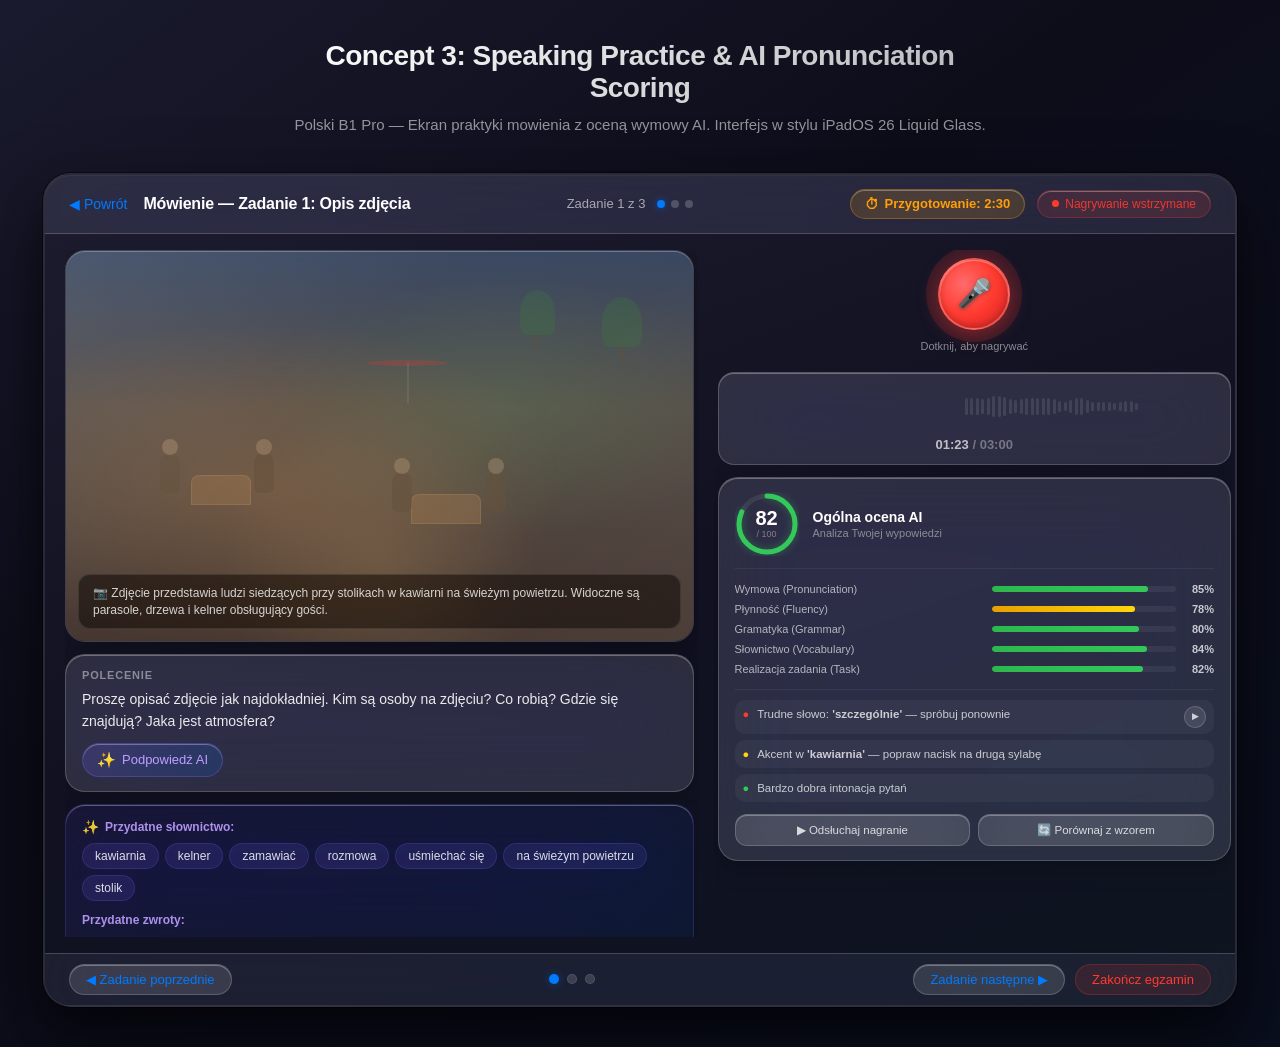
<file: docs/concept-3.html>
<!DOCTYPE html>
<html lang="pl">
<head>
<meta charset="UTF-8">
<meta name="viewport" content="width=device-width, initial-scale=1.0">
<title>Concept 3: Speaking Practice & AI Pronunciation Scoring — Polski B1 Pro</title>
<style>
  *, *::before, *::after { margin: 0; padding: 0; box-sizing: border-box; }

  :root {
    --glass-bg: rgba(255,255,255,0.12);
    --glass-bg-hover: rgba(255,255,255,0.18);
    --glass-bg-strong: rgba(255,255,255,0.2);
    --glass-border: rgba(255,255,255,0.18);
    --glass-highlight: inset 0 1px 0 rgba(255,255,255,0.3);
    --glass-blur: blur(40px) saturate(180%);
    --radius-card: 20px;
    --radius-pill: 50px;
    --blue: #007AFF;
    --red: #FF3B30;
    --green: #34C759;
    --yellow: #FFD60A;
    --orange: #FF9F0A;
    --purple: #BF5AF2;
    --ai-accent: linear-gradient(135deg, #7B61FF, #007AFF);
  }

  body {
    font-family: -apple-system, 'SF Pro Display', 'SF Pro Text', 'Helvetica Neue', Arial, sans-serif;
    background: linear-gradient(145deg, #1a1a2e 0%, #0d0d1a 40%, #0a0f1e 100%);
    min-height: 100vh;
    display: flex;
    flex-direction: column;
    align-items: center;
    padding: 40px 20px;
    color: #fff;
    -webkit-font-smoothing: antialiased;
  }

  .page-header {
    text-align: center;
    margin-bottom: 36px;
    max-width: 700px;
  }
  .page-header h1 {
    font-size: 28px;
    font-weight: 700;
    letter-spacing: -0.5px;
    margin-bottom: 10px;
    background: linear-gradient(135deg, #fff, rgba(255,255,255,0.7));
    -webkit-background-clip: text;
    -webkit-text-fill-color: transparent;
  }
  .page-header p {
    font-size: 15px;
    color: rgba(255,255,255,0.55);
    line-height: 1.5;
  }

  /* iPad Frame */
  .ipad-frame {
    width: 100%;
    max-width: 1194px;
    aspect-ratio: 1194 / 834;
    background: linear-gradient(160deg, #1c1c2e 0%, #111122 50%, #0e1420 100%);
    border-radius: 28px;
    border: 2px solid rgba(255,255,255,0.1);
    box-shadow:
      0 0 0 1px rgba(0,0,0,0.5),
      0 40px 80px rgba(0,0,0,0.5),
      0 20px 40px rgba(0,0,0,0.3),
      inset 0 1px 0 rgba(255,255,255,0.08);
    overflow: hidden;
    display: flex;
    flex-direction: column;
    position: relative;
  }

  /* ===== TOP NAV BAR ===== */
  .nav-bar {
    display: flex;
    align-items: center;
    justify-content: space-between;
    padding: 14px 24px;
    backdrop-filter: var(--glass-blur);
    -webkit-backdrop-filter: var(--glass-blur);
    background: rgba(255,255,255,0.08);
    border-bottom: 1px solid var(--glass-border);
    flex-shrink: 0;
  }
  .nav-left {
    display: flex;
    align-items: center;
    gap: 16px;
  }
  .nav-back {
    font-size: 14px;
    color: var(--blue);
    cursor: pointer;
    display: flex;
    align-items: center;
    gap: 4px;
  }
  .nav-title {
    font-size: 16px;
    font-weight: 600;
    letter-spacing: -0.2px;
  }
  .nav-center {
    display: flex;
    align-items: center;
    gap: 12px;
  }
  .task-progress {
    font-size: 13px;
    color: rgba(255,255,255,0.6);
  }
  .progress-dots {
    display: flex;
    gap: 6px;
    align-items: center;
  }
  .progress-dots .dot {
    width: 8px;
    height: 8px;
    border-radius: 50%;
    background: rgba(255,255,255,0.2);
    transition: all 0.3s;
  }
  .progress-dots .dot.active {
    background: var(--blue);
    box-shadow: 0 0 8px rgba(0,122,255,0.5);
  }
  .progress-dots .dot.completed {
    background: var(--green);
  }
  .nav-right {
    display: flex;
    align-items: center;
    gap: 12px;
  }
  .timer-pill {
    display: flex;
    align-items: center;
    gap: 6px;
    padding: 6px 14px;
    border-radius: var(--radius-pill);
    backdrop-filter: var(--glass-blur);
    -webkit-backdrop-filter: var(--glass-blur);
    background: rgba(255,165,0,0.15);
    border: 1px solid rgba(255,165,0,0.3);
    box-shadow: var(--glass-highlight);
    font-size: 13px;
    font-weight: 600;
    color: var(--orange);
  }
  .timer-pill .icon { font-size: 14px; }
  .status-pill {
    display: flex;
    align-items: center;
    gap: 6px;
    padding: 6px 14px;
    border-radius: var(--radius-pill);
    backdrop-filter: var(--glass-blur);
    -webkit-backdrop-filter: var(--glass-blur);
    background: rgba(255,59,48,0.12);
    border: 1px solid rgba(255,59,48,0.25);
    box-shadow: var(--glass-highlight);
    font-size: 12px;
    color: rgba(255,59,48,0.9);
    font-weight: 500;
  }
  .status-dot {
    width: 7px;
    height: 7px;
    border-radius: 50%;
    background: var(--red);
    animation: statusBlink 2s ease-in-out infinite;
  }
  @keyframes statusBlink {
    0%, 100% { opacity: 1; }
    50% { opacity: 0.3; }
  }

  /* ===== MAIN CONTENT ===== */
  .main-content {
    flex: 1;
    display: flex;
    padding: 16px 20px;
    gap: 16px;
    overflow: hidden;
    min-height: 0;
  }

  /* --- LEFT PANEL --- */
  .left-panel {
    flex: 0 0 55%;
    display: flex;
    flex-direction: column;
    gap: 12px;
    overflow-y: auto;
    padding-right: 4px;
  }
  .left-panel::-webkit-scrollbar { width: 3px; }
  .left-panel::-webkit-scrollbar-thumb { background: rgba(255,255,255,0.15); border-radius: 10px; }

  .photo-frame {
    position: relative;
    width: 100%;
    aspect-ratio: 16 / 10;
    border-radius: var(--radius-card);
    overflow: hidden;
    border: 1.5px solid var(--glass-border);
    box-shadow:
      var(--glass-highlight),
      0 8px 32px rgba(0,0,0,0.3);
    flex-shrink: 0;
  }
  .photo-frame .photo-bg {
    position: absolute;
    inset: 0;
    background:
      radial-gradient(ellipse at 30% 60%, rgba(180,130,80,0.35) 0%, transparent 50%),
      radial-gradient(ellipse at 70% 40%, rgba(100,150,100,0.25) 0%, transparent 40%),
      radial-gradient(ellipse at 50% 80%, rgba(200,160,100,0.2) 0%, transparent 35%),
      linear-gradient(180deg, rgba(135,185,230,0.3) 0%, rgba(180,160,120,0.4) 40%, rgba(120,90,60,0.5) 100%);
  }
  /* Fake cafe scene elements */
  .photo-frame .scene-overlay {
    position: absolute;
    inset: 0;
    display: flex;
    flex-direction: column;
    justify-content: flex-end;
    padding: 12px;
  }
  .scene-label {
    backdrop-filter: blur(20px) saturate(150%);
    -webkit-backdrop-filter: blur(20px) saturate(150%);
    background: rgba(0,0,0,0.45);
    border-radius: 12px;
    padding: 10px 14px;
    font-size: 12px;
    color: rgba(255,255,255,0.8);
    line-height: 1.4;
    border: 1px solid rgba(255,255,255,0.1);
  }
  /* Cafe silhouettes */
  .photo-frame .cafe-elements {
    position: absolute;
    inset: 0;
  }
  .cafe-table {
    position: absolute;
    width: 60px;
    height: 30px;
    border-radius: 8px 8px 0 0;
    background: rgba(160,120,80,0.4);
    border: 1px solid rgba(200,160,100,0.2);
  }
  .cafe-table:nth-child(1) { bottom: 35%; left: 20%; }
  .cafe-table:nth-child(2) { bottom: 30%; left: 55%; width: 70px; }
  .cafe-person {
    position: absolute;
    width: 20px;
    height: 40px;
    border-radius: 10px 10px 6px 6px;
    background: rgba(100,80,60,0.5);
  }
  .cafe-person::before {
    content: '';
    position: absolute;
    top: -14px;
    left: 50%;
    transform: translateX(-50%);
    width: 16px;
    height: 16px;
    border-radius: 50%;
    background: rgba(180,150,120,0.4);
  }
  .cafe-person:nth-child(3) { bottom: 38%; left: 15%; }
  .cafe-person:nth-child(4) { bottom: 38%; left: 30%; }
  .cafe-person:nth-child(5) { bottom: 33%; left: 52%; }
  .cafe-person:nth-child(6) { bottom: 33%; left: 67%; }
  /* Umbrella */
  .cafe-umbrella {
    position: absolute;
    width: 80px;
    height: 6px;
    border-radius: 50%;
    background: rgba(200,60,60,0.3);
    top: 28%;
    left: 48%;
  }
  .cafe-umbrella::after {
    content: '';
    position: absolute;
    top: 3px;
    left: 50%;
    width: 2px;
    height: 40px;
    background: rgba(150,150,150,0.2);
  }
  /* Trees */
  .tree {
    position: absolute;
    width: 40px;
    height: 50px;
    border-radius: 50% 50% 20% 20%;
    background: rgba(60,120,60,0.3);
  }
  .tree::after {
    content: '';
    position: absolute;
    bottom: -15px;
    left: 50%;
    transform: translateX(-50%);
    width: 4px;
    height: 15px;
    background: rgba(100,80,50,0.3);
  }
  .tree:nth-child(8) { top: 12%; right: 8%; }
  .tree:nth-child(9) { top: 10%; right: 22%; width: 35px; height: 45px; }

  .photo-refraction {
    position: absolute;
    inset: 0;
    border-radius: inherit;
    background: linear-gradient(135deg, rgba(255,255,255,0.08) 0%, transparent 40%, transparent 60%, rgba(255,255,255,0.04) 100%);
    pointer-events: none;
  }

  /* Prompt card */
  .prompt-card {
    backdrop-filter: var(--glass-blur);
    -webkit-backdrop-filter: var(--glass-blur);
    background: var(--glass-bg);
    border: 1px solid var(--glass-border);
    border-radius: var(--radius-card);
    box-shadow: var(--glass-highlight), 0 4px 16px rgba(0,0,0,0.2);
    padding: 14px 16px;
  }
  .prompt-card .prompt-label {
    font-size: 11px;
    text-transform: uppercase;
    letter-spacing: 0.8px;
    color: rgba(255,255,255,0.45);
    margin-bottom: 8px;
    font-weight: 600;
  }
  .prompt-card .prompt-text {
    font-size: 14px;
    line-height: 1.55;
    color: rgba(255,255,255,0.9);
  }
  .ai-help-btn {
    display: inline-flex;
    align-items: center;
    gap: 6px;
    margin-top: 10px;
    padding: 7px 14px;
    border-radius: var(--radius-pill);
    background: linear-gradient(135deg, rgba(123,97,255,0.2), rgba(0,122,255,0.15));
    border: 1px solid rgba(123,97,255,0.3);
    color: #BF9FFF;
    font-size: 13px;
    font-weight: 500;
    cursor: pointer;
    box-shadow: var(--glass-highlight);
  }
  .ai-help-btn .sparkle { font-size: 15px; }

  /* AI Help Panel */
  .ai-panel {
    backdrop-filter: var(--glass-blur);
    -webkit-backdrop-filter: var(--glass-blur);
    background: linear-gradient(135deg, rgba(123,97,255,0.08), rgba(0,122,255,0.06));
    border: 1px solid rgba(123,97,255,0.2);
    border-radius: var(--radius-card);
    box-shadow: var(--glass-highlight), 0 4px 16px rgba(0,0,0,0.2);
    padding: 14px 16px;
  }
  .ai-panel .section-title {
    font-size: 12px;
    font-weight: 600;
    color: rgba(191,159,255,0.9);
    margin-bottom: 8px;
    display: flex;
    align-items: center;
    gap: 6px;
  }
  .ai-panel .section-title .icon { font-size: 14px; }
  .word-chips {
    display: flex;
    flex-wrap: wrap;
    gap: 6px;
    margin-bottom: 12px;
  }
  .word-chip {
    padding: 5px 12px;
    border-radius: var(--radius-pill);
    backdrop-filter: blur(20px);
    -webkit-backdrop-filter: blur(20px);
    background: rgba(123,97,255,0.12);
    border: 1px solid rgba(123,97,255,0.2);
    font-size: 12px;
    color: rgba(255,255,255,0.85);
    font-weight: 500;
  }
  .phrase-list {
    display: flex;
    flex-direction: column;
    gap: 5px;
    margin-bottom: 12px;
  }
  .phrase-item {
    font-size: 12.5px;
    color: rgba(255,255,255,0.75);
    padding-left: 12px;
    position: relative;
  }
  .phrase-item::before {
    content: '•';
    position: absolute;
    left: 0;
    color: rgba(123,97,255,0.6);
  }
  .example-toggle {
    display: flex;
    align-items: center;
    gap: 6px;
    font-size: 12px;
    color: rgba(191,159,255,0.7);
    cursor: pointer;
    padding: 6px 0 0;
    border-top: 1px solid rgba(255,255,255,0.06);
    margin-top: 4px;
  }

  /* --- RIGHT PANEL --- */
  .right-panel {
    flex: 0 0 45%;
    display: flex;
    flex-direction: column;
    align-items: center;
    gap: 12px;
    overflow-y: auto;
    padding-left: 4px;
  }
  .right-panel::-webkit-scrollbar { width: 3px; }
  .right-panel::-webkit-scrollbar-thumb { background: rgba(255,255,255,0.15); border-radius: 10px; }

  /* Record button */
  .record-section {
    display: flex;
    flex-direction: column;
    align-items: center;
    gap: 10px;
    padding: 8px 0;
    flex-shrink: 0;
  }
  .record-btn-wrap {
    position: relative;
    width: 72px;
    height: 72px;
  }
  .record-pulse {
    position: absolute;
    inset: -12px;
    border-radius: 50%;
    background: rgba(255,59,48,0.15);
    animation: recordPulse 2s ease-in-out infinite;
  }
  @keyframes recordPulse {
    0%, 100% { transform: scale(1); opacity: 0.6; }
    50% { transform: scale(1.25); opacity: 0; }
  }
  .record-btn {
    position: relative;
    width: 72px;
    height: 72px;
    border-radius: 50%;
    background: radial-gradient(circle at 35% 35%, #FF6B6B, var(--red), #CC2020);
    border: 2px solid rgba(255,255,255,0.2);
    box-shadow:
      var(--glass-highlight),
      0 4px 20px rgba(255,59,48,0.4),
      inset 0 -2px 6px rgba(0,0,0,0.2);
    cursor: pointer;
    display: flex;
    align-items: center;
    justify-content: center;
  }
  .record-btn .mic-icon {
    font-size: 28px;
    filter: drop-shadow(0 1px 2px rgba(0,0,0,0.3));
  }
  .record-label {
    font-size: 11px;
    color: rgba(255,255,255,0.5);
    font-weight: 500;
  }

  /* Waveform */
  .waveform-wrap {
    width: 100%;
    backdrop-filter: var(--glass-blur);
    -webkit-backdrop-filter: var(--glass-blur);
    background: var(--glass-bg);
    border: 1px solid var(--glass-border);
    border-radius: 16px;
    box-shadow: var(--glass-highlight);
    padding: 12px 16px;
    flex-shrink: 0;
  }
  .waveform {
    display: flex;
    align-items: center;
    justify-content: center;
    gap: 2.5px;
    height: 44px;
    margin-bottom: 8px;
  }
  .wave-bar {
    width: 3px;
    border-radius: 2px;
    background: linear-gradient(180deg, var(--red), rgba(255,59,48,0.4));
    animation: waveAnim 1.2s ease-in-out infinite;
  }
  @keyframes waveAnim {
    0%, 100% { height: var(--h-min); }
    50% { height: var(--h-max); }
  }
  .recording-time {
    text-align: center;
    font-size: 13px;
    font-weight: 600;
    color: rgba(255,255,255,0.7);
    font-variant-numeric: tabular-nums;
  }
  .recording-time span { color: rgba(255,255,255,0.35); }

  /* Score Panel */
  .score-panel {
    width: 100%;
    backdrop-filter: var(--glass-blur);
    -webkit-backdrop-filter: var(--glass-blur);
    background: var(--glass-bg);
    border: 1px solid var(--glass-border);
    border-radius: var(--radius-card);
    box-shadow: var(--glass-highlight), 0 8px 24px rgba(0,0,0,0.2);
    padding: 14px 16px;
  }
  .score-header {
    display: flex;
    align-items: center;
    gap: 14px;
    margin-bottom: 14px;
    padding-bottom: 12px;
    border-bottom: 1px solid rgba(255,255,255,0.06);
  }
  .score-circle {
    position: relative;
    width: 64px;
    height: 64px;
    flex-shrink: 0;
  }
  .score-circle svg {
    width: 64px;
    height: 64px;
    transform: rotate(-90deg);
  }
  .score-circle .bg { stroke: rgba(255,255,255,0.08); }
  .score-circle .fill {
    stroke: var(--green);
    stroke-dasharray: 176;
    stroke-dashoffset: 31.68; /* 176 * (1 - 0.82) */
    stroke-linecap: round;
    filter: drop-shadow(0 0 4px rgba(52,199,89,0.4));
  }
  .score-circle .score-text {
    position: absolute;
    inset: 0;
    display: flex;
    flex-direction: column;
    align-items: center;
    justify-content: center;
  }
  .score-circle .score-num {
    font-size: 20px;
    font-weight: 700;
    line-height: 1;
  }
  .score-circle .score-max {
    font-size: 9px;
    color: rgba(255,255,255,0.4);
    margin-top: 1px;
  }
  .score-meta {
    flex: 1;
  }
  .score-meta .label {
    font-size: 14px;
    font-weight: 600;
    margin-bottom: 2px;
  }
  .score-meta .sublabel {
    font-size: 11px;
    color: rgba(255,255,255,0.45);
  }

  /* Score Bars */
  .score-bars {
    display: flex;
    flex-direction: column;
    gap: 8px;
    margin-bottom: 14px;
  }
  .score-row {
    display: flex;
    align-items: center;
    gap: 8px;
  }
  .score-row .bar-label {
    font-size: 11px;
    color: rgba(255,255,255,0.65);
    width: 52%;
    white-space: nowrap;
    overflow: hidden;
    text-overflow: ellipsis;
  }
  .bar-track {
    flex: 1;
    height: 6px;
    border-radius: 3px;
    background: rgba(255,255,255,0.06);
    overflow: hidden;
  }
  .bar-fill {
    height: 100%;
    border-radius: 3px;
    transition: width 1s ease;
  }
  .bar-fill.green { background: linear-gradient(90deg, #2DB84D, var(--green)); }
  .bar-fill.yellow { background: linear-gradient(90deg, #E8A000, var(--yellow)); }
  .score-row .bar-value {
    font-size: 11px;
    font-weight: 600;
    color: rgba(255,255,255,0.75);
    width: 30px;
    text-align: right;
  }

  /* Feedback */
  .feedback-list {
    display: flex;
    flex-direction: column;
    gap: 6px;
    margin-bottom: 12px;
    padding-top: 10px;
    border-top: 1px solid rgba(255,255,255,0.06);
  }
  .feedback-item {
    display: flex;
    align-items: flex-start;
    gap: 8px;
    font-size: 11.5px;
    line-height: 1.4;
    color: rgba(255,255,255,0.75);
    padding: 6px 8px;
    border-radius: 10px;
    background: rgba(255,255,255,0.04);
  }
  .feedback-item .fb-icon { font-size: 11px; flex-shrink: 0; margin-top: 1px; }
  .feedback-item .play-btn {
    margin-left: auto;
    flex-shrink: 0;
    width: 22px;
    height: 22px;
    border-radius: 50%;
    background: rgba(255,255,255,0.1);
    border: 1px solid rgba(255,255,255,0.15);
    display: flex;
    align-items: center;
    justify-content: center;
    font-size: 9px;
    cursor: pointer;
  }

  .action-buttons {
    display: flex;
    gap: 8px;
  }
  .action-btn {
    flex: 1;
    padding: 8px 10px;
    border-radius: 12px;
    backdrop-filter: var(--glass-blur);
    -webkit-backdrop-filter: var(--glass-blur);
    background: var(--glass-bg);
    border: 1px solid var(--glass-border);
    box-shadow: var(--glass-highlight);
    font-size: 11.5px;
    color: rgba(255,255,255,0.8);
    text-align: center;
    cursor: pointer;
    font-weight: 500;
    display: flex;
    align-items: center;
    justify-content: center;
    gap: 5px;
  }

  /* ===== BOTTOM BAR ===== */
  .bottom-bar {
    display: flex;
    align-items: center;
    justify-content: space-between;
    padding: 10px 24px;
    backdrop-filter: var(--glass-blur);
    -webkit-backdrop-filter: var(--glass-blur);
    background: rgba(255,255,255,0.06);
    border-top: 1px solid var(--glass-border);
    flex-shrink: 0;
  }
  .bottom-nav-btn {
    display: flex;
    align-items: center;
    gap: 6px;
    padding: 7px 16px;
    border-radius: var(--radius-pill);
    backdrop-filter: var(--glass-blur);
    -webkit-backdrop-filter: var(--glass-blur);
    background: var(--glass-bg);
    border: 1px solid var(--glass-border);
    box-shadow: var(--glass-highlight);
    font-size: 13px;
    color: var(--blue);
    cursor: pointer;
    font-weight: 500;
  }
  .bottom-center {
    display: flex;
    align-items: center;
    gap: 8px;
  }
  .bottom-dot {
    width: 10px;
    height: 10px;
    border-radius: 50%;
    background: rgba(255,255,255,0.15);
    border: 1px solid rgba(255,255,255,0.1);
  }
  .bottom-dot.active {
    background: var(--blue);
    border-color: rgba(0,122,255,0.5);
    box-shadow: 0 0 8px rgba(0,122,255,0.4);
  }
  .end-exam-btn {
    padding: 7px 16px;
    border-radius: var(--radius-pill);
    background: rgba(255,59,48,0.12);
    border: 1px solid rgba(255,59,48,0.25);
    font-size: 13px;
    color: var(--red);
    cursor: pointer;
    font-weight: 500;
  }

  /* Responsive */
  @media (max-width: 900px) {
    .main-content { flex-direction: column; overflow-y: auto; }
    .left-panel, .right-panel { flex: none; width: 100%; }
    .ipad-frame { aspect-ratio: auto; min-height: 700px; }
    .score-row .bar-label { width: 45%; }
  }
</style>
</head>
<body>

<div class="page-header">
  <h1>Concept 3: Speaking Practice & AI Pronunciation Scoring</h1>
  <p>Polski B1 Pro — Ekran praktyki mowienia z oceną wymowy AI. Interfejs w stylu iPadOS 26 Liquid Glass.</p>
</div>

<div class="ipad-frame">

  <!-- TOP NAV BAR -->
  <div class="nav-bar">
    <div class="nav-left">
      <div class="nav-back">&#9664; Powrót</div>
      <div class="nav-title">Mówienie — Zadanie 1: Opis zdjęcia</div>
    </div>
    <div class="nav-center">
      <span class="task-progress">Zadanie 1 z 3</span>
      <div class="progress-dots">
        <div class="dot active"></div>
        <div class="dot"></div>
        <div class="dot"></div>
      </div>
    </div>
    <div class="nav-right">
      <div class="timer-pill">
        <span class="icon">&#9201;</span>
        Przygotowanie: 2:30
      </div>
      <div class="status-pill">
        <div class="status-dot"></div>
        Nagrywanie wstrzymane
      </div>
    </div>
  </div>

  <!-- MAIN CONTENT -->
  <div class="main-content">

    <!-- LEFT PANEL -->
    <div class="left-panel">

      <!-- Photo Frame -->
      <div class="photo-frame">
        <div class="photo-bg"></div>
        <div class="cafe-elements">
          <div class="cafe-table"></div>
          <div class="cafe-table"></div>
          <div class="cafe-person"></div>
          <div class="cafe-person"></div>
          <div class="cafe-person"></div>
          <div class="cafe-person"></div>
          <div class="cafe-umbrella"></div>
          <div class="tree"></div>
          <div class="tree"></div>
        </div>
        <div class="photo-refraction"></div>
        <div class="scene-overlay">
          <div class="scene-label">
            &#128247; Zdjęcie przedstawia ludzi siedzących przy stolikach w kawiarni na świeżym powietrzu. Widoczne są parasole, drzewa i kelner obsługujący gości.
          </div>
        </div>
      </div>

      <!-- Prompt Card -->
      <div class="prompt-card">
        <div class="prompt-label">Polecenie</div>
        <div class="prompt-text">
          Proszę opisać zdjęcie jak najdokładniej. Kim są osoby na zdjęciu? Co robią? Gdzie się znajdują? Jaka jest atmosfera?
        </div>
        <div class="ai-help-btn">
          <span class="sparkle">&#10024;</span> Podpowiedź AI
        </div>
      </div>

      <!-- AI Help Panel (expanded) -->
      <div class="ai-panel">
        <div class="section-title"><span class="icon">&#10024;</span> Przydatne słownictwo:</div>
        <div class="word-chips">
          <div class="word-chip">kawiarnia</div>
          <div class="word-chip">kelner</div>
          <div class="word-chip">zamawiać</div>
          <div class="word-chip">rozmowa</div>
          <div class="word-chip">uśmiechać się</div>
          <div class="word-chip">na świeżym powietrzu</div>
          <div class="word-chip">stolik</div>
        </div>

        <div class="section-title">Przydatne zwroty:</div>
        <div class="phrase-list">
          <div class="phrase-item">"Na zdjęciu widzę..."</div>
          <div class="phrase-item">"Na pierwszym planie..."</div>
          <div class="phrase-item">"W tle znajduje się..."</div>
          <div class="phrase-item">"Osoby wyglądają na..."</div>
          <div class="phrase-item">"Atmosfera jest..."</div>
        </div>

        <div class="example-toggle">&#9654; Przykładowy opis (kliknij aby rozwinąć)</div>
      </div>

    </div>

    <!-- RIGHT PANEL -->
    <div class="right-panel">

      <!-- Record Button -->
      <div class="record-section">
        <div class="record-btn-wrap">
          <div class="record-pulse"></div>
          <div class="record-btn">
            <span class="mic-icon">&#127908;</span>
          </div>
        </div>
        <div class="record-label">Dotknij, aby nagrywać</div>
      </div>

      <!-- Waveform -->
      <div class="waveform-wrap">
        <div class="waveform" id="waveform"></div>
        <div class="recording-time">01:23 <span>/ 03:00</span></div>
      </div>

      <!-- AI Score Panel -->
      <div class="score-panel">
        <div class="score-header">
          <div class="score-circle">
            <svg viewBox="0 0 64 64">
              <circle class="bg" cx="32" cy="32" r="28" fill="none" stroke-width="5"/>
              <circle class="fill" cx="32" cy="32" r="28" fill="none" stroke-width="5"/>
            </svg>
            <div class="score-text">
              <span class="score-num">82</span>
              <span class="score-max">/ 100</span>
            </div>
          </div>
          <div class="score-meta">
            <div class="label">Ogólna ocena AI</div>
            <div class="sublabel">Analiza Twojej wypowiedzi</div>
          </div>
        </div>

        <div class="score-bars">
          <div class="score-row">
            <span class="bar-label">Wymowa (Pronunciation)</span>
            <div class="bar-track"><div class="bar-fill green" style="width:85%"></div></div>
            <span class="bar-value">85%</span>
          </div>
          <div class="score-row">
            <span class="bar-label">Płynność (Fluency)</span>
            <div class="bar-track"><div class="bar-fill yellow" style="width:78%"></div></div>
            <span class="bar-value">78%</span>
          </div>
          <div class="score-row">
            <span class="bar-label">Gramatyka (Grammar)</span>
            <div class="bar-track"><div class="bar-fill green" style="width:80%"></div></div>
            <span class="bar-value">80%</span>
          </div>
          <div class="score-row">
            <span class="bar-label">Słownictwo (Vocabulary)</span>
            <div class="bar-track"><div class="bar-fill green" style="width:84%"></div></div>
            <span class="bar-value">84%</span>
          </div>
          <div class="score-row">
            <span class="bar-label">Realizacja zadania (Task)</span>
            <div class="bar-track"><div class="bar-fill green" style="width:82%"></div></div>
            <span class="bar-value">82%</span>
          </div>
        </div>

        <div class="feedback-list">
          <div class="feedback-item">
            <span class="fb-icon" style="color:#FF3B30">&#9679;</span>
            <span>Trudne słowo: <strong>'szczególnie'</strong> — spróbuj ponownie</span>
            <div class="play-btn">&#9654;</div>
          </div>
          <div class="feedback-item">
            <span class="fb-icon" style="color:#FFD60A">&#9679;</span>
            <span>Akcent w <strong>'kawiarnia'</strong> — popraw nacisk na drugą sylabę</span>
          </div>
          <div class="feedback-item">
            <span class="fb-icon" style="color:#34C759">&#9679;</span>
            <span>Bardzo dobra intonacja pytań</span>
          </div>
        </div>

        <div class="action-buttons">
          <div class="action-btn">&#9654; Odsłuchaj nagranie</div>
          <div class="action-btn">&#128260; Porównaj z wzorem</div>
        </div>
      </div>

    </div>
  </div>

  <!-- BOTTOM BAR -->
  <div class="bottom-bar">
    <div class="bottom-nav-btn">&#9664; Zadanie poprzednie</div>
    <div class="bottom-center">
      <div class="bottom-dot active"></div>
      <div class="bottom-dot"></div>
      <div class="bottom-dot"></div>
    </div>
    <div style="display:flex;gap:10px;align-items:center;">
      <div class="bottom-nav-btn">Zadanie następne &#9654;</div>
      <div class="end-exam-btn">Zakończ egzamin</div>
    </div>
  </div>

</div>

<script>
  // Generate waveform bars
  const waveform = document.getElementById('waveform');
  const barCount = 60;
  for (let i = 0; i < barCount; i++) {
    const bar = document.createElement('div');
    bar.className = 'wave-bar';
    const progress = i / barCount;
    // Simulate recorded audio: higher in the middle, taper at edges
    const base = Math.sin(progress * Math.PI) * 0.7 + 0.3;
    const variation = Math.sin(i * 0.8) * 0.3 + Math.cos(i * 1.3) * 0.2;
    const hMin = Math.max(3, (base + variation * 0.5) * 18);
    const hMax = Math.max(5, (base + variation) * 36);
    bar.style.setProperty('--h-min', hMin + 'px');
    bar.style.setProperty('--h-max', hMax + 'px');
    bar.style.animationDelay = (i * 0.06) + 's';
    // Color: active bars are red, future bars dimmer
    if (progress < 0.46) {
      bar.style.background = 'linear-gradient(180deg, #FF3B30, rgba(255,59,48,0.4))';
    } else {
      bar.style.background = 'rgba(255,255,255,0.1)';
      bar.style.animation = 'none';
      bar.style.height = hMin + 'px';
    }
    waveform.appendChild(bar);
  }
</script>

</body>
</html>
</file>
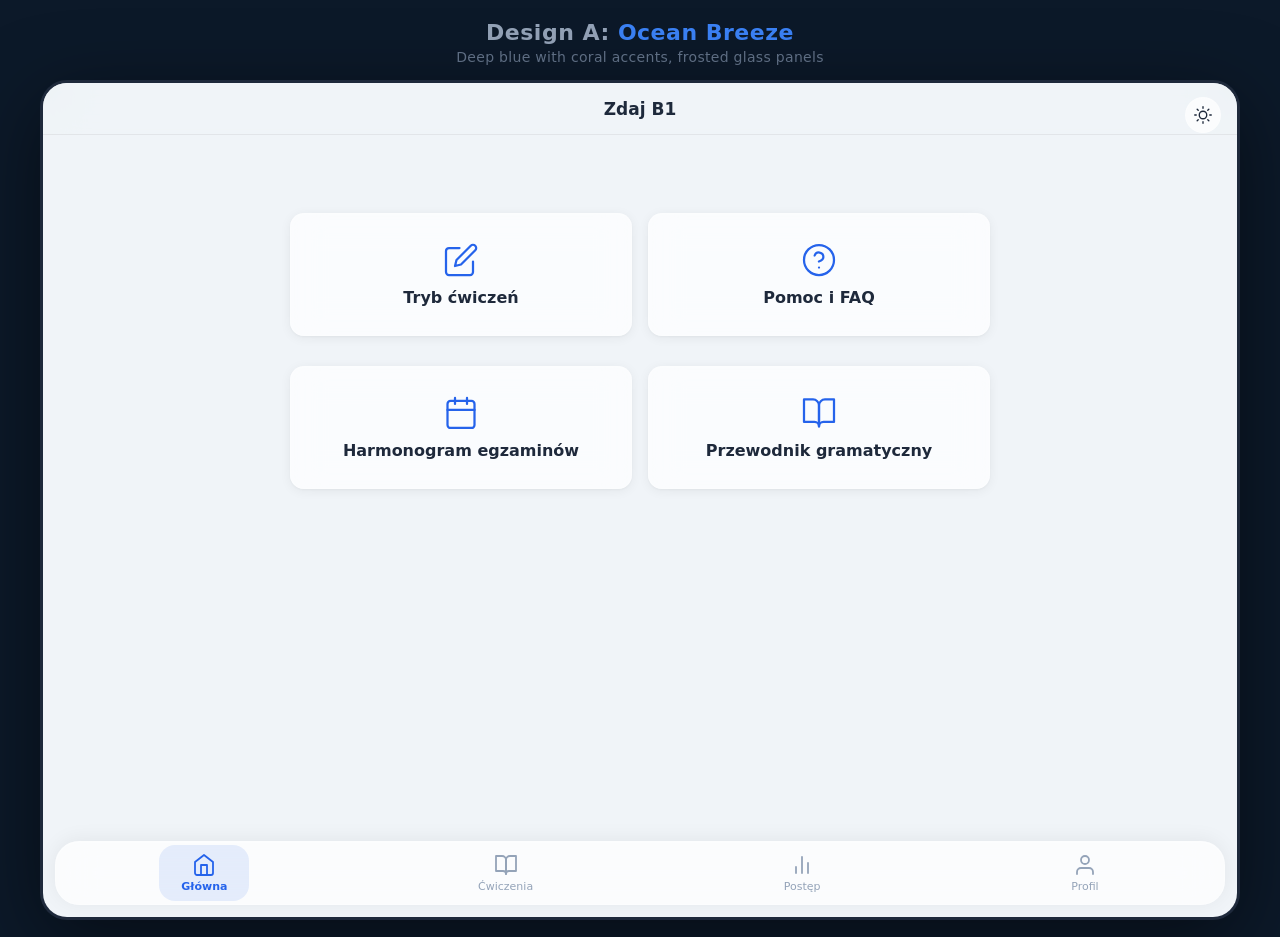
<file: docs/design-a.html>
<!DOCTYPE html>
<html lang="pl">
<head>
<meta charset="UTF-8">
<meta name="viewport" content="width=device-width, initial-scale=1.0">
<title>Design A: Ocean Breeze — Zdaj B1</title>
<style>
/* ========== RESET & BASE ========== */
*, *::before, *::after { box-sizing: border-box; margin: 0; padding: 0; }

body {
  background: #0c1929;
  font-family: -apple-system, 'SF Pro Display', 'SF Pro Text', system-ui, BlinkMacSystemFont, 'Segoe UI', Roboto, sans-serif;
  color: var(--text);
  display: flex;
  flex-direction: column;
  align-items: center;
  justify-content: center;
  min-height: 100vh;
  padding: 20px;
  -webkit-font-smoothing: antialiased;
}

/* ========== PAGE TITLE ========== */
.page-title {
  color: #94a3b8;
  font-size: 22px;
  font-weight: 600;
  letter-spacing: 0.5px;
  margin-bottom: 4px;
  text-align: center;
}
.page-title span { color: #3b82f6; }
.page-subtitle {
  color: #64748b;
  font-size: 14px;
  margin-bottom: 18px;
  text-align: center;
  letter-spacing: 0.3px;
}

/* ========== CSS CUSTOM PROPERTIES ========== */
.ipad-frame {
  --bg: #f0f4f8;
  --bg-card: rgba(255,255,255,0.72);
  --bg-card-border: rgba(255,255,255,0.2);
  --bg-card-inner: inset 0 1px 0 rgba(255,255,255,0.15);
  --text: #1e293b;
  --text-secondary: #64748b;
  --text-muted: #94a3b8;
  --primary: #2563eb;
  --primary-light: #3b82f6;
  --accent: #f97316;
  --nav-bg: rgba(240,244,248,0.88);
  --nav-border: rgba(0,0,0,0.06);
  --tab-bg: rgba(255,255,255,0.72);
  --card-shadow: 0 2px 12px rgba(0,0,0,0.06), 0 1px 3px rgba(0,0,0,0.04);
  --card-hover-shadow: 0 4px 20px rgba(0,0,0,0.1);
  --input-bg: rgba(37,99,235,0.04);
  --input-focus-bg: rgba(249,115,22,0.06);
  --border-light: rgba(0,0,0,0.06);
  --progress-bg: rgba(0,0,0,0.06);
  --exercise-bg: rgba(37,99,235,0.06);
  --exercise-border: #2563eb;
  --question-bg: rgba(255,255,255,0.7);
  --question-border: rgba(0,0,0,0.04);
  --radio-hover: rgba(37,99,235,0.05);
  --word-bank-bg: rgba(249,115,22,0.06);
  --word-bank-border: rgba(249,115,22,0.15);
  --word-bank-item-bg: #fff;
  --drop-zone-bg: rgba(37,99,235,0.02);
  --drop-zone-border: rgba(37,99,235,0.3);
  --drag-item-bg: rgba(255,255,255,0.9);
  --drag-item-border: rgba(37,99,235,0.2);
  --writing-area-bg: rgba(255,255,255,0.8);
  --writing-area-border: rgba(0,0,0,0.1);
  --toggle-bg: #cbd5e1;
  --scrollbar: rgba(0,0,0,0.12);
  --grammar-errors-bg: linear-gradient(135deg, rgba(217,68,68,0.08), rgba(217,68,68,0.03));
  --grammar-errors-border: rgba(217,68,68,0.12);
  --grammar-topics-bg: linear-gradient(135deg, rgba(37,99,235,0.08), rgba(37,99,235,0.03));
  --grammar-topics-border: rgba(37,99,235,0.12);
  --expandable-bg: rgba(255,255,255,0.85);
  --expandable-body-bg: rgba(255,255,255,0.5);
  --alpha-bg: rgba(255,255,255,0.85);
  --alpha-border: rgba(0,0,0,0.06);
  --danger-color: #dc2626;
  --danger-border: #fca5a5;
  --pf-border: rgba(0,0,0,0.05);
  --photo-sky: linear-gradient(180deg, #87ceeb 0%, #b0d4f1 100%);
  --photo-ground: linear-gradient(135deg, #a8d8a0 0%, #6db86b 40%, #4a9e5a 70%, #2d7a3d 100%);

  transition: background 0.3s, color 0.3s;
}

.ipad-frame[data-theme="dark"] {
  --bg: #0f172a;
  --bg-card: rgba(30,41,59,0.75);
  --bg-card-border: rgba(255,255,255,0.08);
  --bg-card-inner: inset 0 1px 0 rgba(255,255,255,0.06);
  --text: #e2e8f0;
  --text-secondary: #94a3b8;
  --text-muted: #64748b;
  --primary: #3b82f6;
  --primary-light: #60a5fa;
  --accent: #fb923c;
  --nav-bg: rgba(15,23,42,0.88);
  --nav-border: rgba(255,255,255,0.06);
  --tab-bg: rgba(30,41,59,0.8);
  --card-shadow: 0 2px 12px rgba(0,0,0,0.2), 0 1px 3px rgba(0,0,0,0.15);
  --card-hover-shadow: 0 4px 20px rgba(0,0,0,0.3);
  --input-bg: rgba(59,130,246,0.08);
  --input-focus-bg: rgba(251,146,60,0.1);
  --border-light: rgba(255,255,255,0.06);
  --progress-bg: rgba(255,255,255,0.08);
  --exercise-bg: rgba(59,130,246,0.1);
  --exercise-border: #3b82f6;
  --question-bg: rgba(30,41,59,0.6);
  --question-border: rgba(255,255,255,0.04);
  --radio-hover: rgba(59,130,246,0.1);
  --word-bank-bg: rgba(251,146,60,0.08);
  --word-bank-border: rgba(251,146,60,0.15);
  --word-bank-item-bg: rgba(30,41,59,0.8);
  --drop-zone-bg: rgba(59,130,246,0.04);
  --drop-zone-border: rgba(59,130,246,0.3);
  --drag-item-bg: rgba(30,41,59,0.8);
  --drag-item-border: rgba(59,130,246,0.25);
  --writing-area-bg: rgba(30,41,59,0.6);
  --writing-area-border: rgba(255,255,255,0.08);
  --toggle-bg: #475569;
  --scrollbar: rgba(255,255,255,0.1);
  --grammar-errors-bg: linear-gradient(135deg, rgba(220,38,38,0.12), rgba(220,38,38,0.05));
  --grammar-errors-border: rgba(220,38,38,0.2);
  --grammar-topics-bg: linear-gradient(135deg, rgba(59,130,246,0.12), rgba(59,130,246,0.05));
  --grammar-topics-border: rgba(59,130,246,0.2);
  --expandable-bg: rgba(30,41,59,0.75);
  --expandable-body-bg: rgba(30,41,59,0.5);
  --alpha-bg: rgba(30,41,59,0.75);
  --alpha-border: rgba(255,255,255,0.06);
  --danger-color: #ef4444;
  --danger-border: rgba(239,68,68,0.3);
  --pf-border: rgba(255,255,255,0.05);
  --photo-sky: linear-gradient(180deg, #1e3a5f 0%, #2d4a7a 100%);
  --photo-ground: linear-gradient(135deg, #2d5a27 0%, #3d7a3d 40%, #2a6e2a 70%, #1a4d1a 100%);
}

/* ========== iPad FRAME ========== */
.ipad-frame {
  width: 1194px;
  height: 834px;
  background: var(--bg);
  border-radius: 24px;
  overflow: hidden;
  position: relative;
  box-shadow: 0 0 0 3px #1e293b, 0 20px 80px rgba(0,0,0,0.5);
  display: flex;
  flex-direction: column;
  color: var(--text);
  transition: background 0.3s, color 0.3s;
}

@media (max-width: 1240px) {
  .ipad-frame { transform: scale(0.8); transform-origin: top center; }
}
@media (max-width: 980px) {
  .ipad-frame { transform: scale(0.6); transform-origin: top center; }
}
@media (max-width: 740px) {
  .ipad-frame { transform: scale(0.42); transform-origin: top center; }
}

/* ========== THEME TOGGLE ========== */
.theme-toggle {
  position: absolute;
  top: 14px;
  right: 16px;
  z-index: 20;
  width: 36px;
  height: 36px;
  border-radius: 50%;
  border: 1px solid var(--bg-card-border);
  background: var(--bg-card);
  backdrop-filter: blur(12px);
  -webkit-backdrop-filter: blur(12px);
  cursor: pointer;
  display: flex;
  align-items: center;
  justify-content: center;
  transition: all 0.3s;
  box-shadow: var(--bg-card-inner);
}
.theme-toggle:hover { transform: scale(1.08); }
.theme-toggle svg { width: 18px; height: 18px; stroke: var(--text); fill: none; stroke-width: 1.8; }
.theme-toggle .icon-moon { display: none; }
.ipad-frame[data-theme="dark"] .theme-toggle .icon-sun { display: none; }
.ipad-frame[data-theme="dark"] .theme-toggle .icon-moon { display: block; }

/* ========== NAV BAR ========== */
.nav-bar {
  height: 52px;
  min-height: 52px;
  background: var(--nav-bg);
  backdrop-filter: blur(20px);
  -webkit-backdrop-filter: blur(20px);
  display: flex;
  align-items: center;
  justify-content: center;
  border-bottom: 1px solid var(--nav-border);
  position: relative;
  z-index: 10;
  transition: background 0.3s;
}
.nav-bar .back-btn {
  position: absolute;
  left: 16px;
  background: none;
  border: none;
  color: var(--primary);
  font-size: 16px;
  cursor: pointer;
  display: flex;
  align-items: center;
  gap: 4px;
  font-family: inherit;
}
.nav-bar .back-btn:hover { opacity: 0.7; }
.nav-bar .nav-title {
  font-size: 17px;
  font-weight: 600;
  color: var(--text);
  transition: color 0.3s;
}

/* ========== CONTENT AREA ========== */
.content-area {
  flex: 1;
  overflow-y: auto;
  overflow-x: hidden;
  -webkit-overflow-scrolling: touch;
  transition: background 0.3s;
}
.content-area::-webkit-scrollbar { width: 4px; }
.content-area::-webkit-scrollbar-thumb { background: var(--scrollbar); border-radius: 4px; }

/* ========== TAB BAR ========== */
.tab-bar {
  height: 64px;
  min-height: 64px;
  background: var(--tab-bg);
  backdrop-filter: blur(20px);
  -webkit-backdrop-filter: blur(20px);
  border: 1px solid var(--bg-card-border);
  box-shadow: var(--bg-card-inner), 0 -2px 20px rgba(0,0,0,0.06);
  display: flex;
  align-items: center;
  justify-content: space-around;
  z-index: 10;
  margin: 0 12px 12px;
  border-radius: 24px;
  transition: background 0.3s;
}
.tab-item {
  display: flex;
  flex-direction: column;
  align-items: center;
  gap: 3px;
  cursor: pointer;
  border: none;
  background: none;
  font-family: inherit;
  padding: 8px 22px;
  border-radius: 16px;
  transition: all 0.2s;
  position: relative;
}
.tab-item .tab-icon { display: flex; align-items: center; justify-content: center; }
.tab-item .tab-icon svg { width: 24px; height: 24px; stroke: var(--text-muted); transition: stroke 0.3s; }
.tab-item .tab-label { font-size: 11px; color: var(--text-muted); font-weight: 500; transition: color 0.3s; }
.tab-item.active {
  background: rgba(37,99,235,0.1);
}
.ipad-frame[data-theme="dark"] .tab-item.active {
  background: rgba(59,130,246,0.15);
}
.tab-item.active .tab-label { color: var(--primary); font-weight: 600; }
.tab-item.active .tab-icon svg { stroke: var(--primary); }

/* ========== SCREEN CONTAINERS ========== */
.screen { display: none; padding: 24px; height: 100%; }
.screen.active { display: block; }
.screen-scroll { padding: 24px; }

/* ========== GLASS CARD ========== */
.card {
  background: var(--bg-card);
  backdrop-filter: blur(16px) saturate(150%);
  -webkit-backdrop-filter: blur(16px) saturate(150%);
  border-radius: 14px;
  border: 1px solid var(--bg-card-border);
  box-shadow: var(--card-shadow), var(--bg-card-inner);
  padding: 18px;
  margin-bottom: 14px;
  transition: transform 0.15s, box-shadow 0.15s, background 0.3s;
}
.card:hover { box-shadow: var(--card-hover-shadow), var(--bg-card-inner); }
.card-clickable { cursor: pointer; }
.card-clickable:active { transform: scale(0.98); }
.card-clickable:hover { transform: translateY(-1px); }

/* ========== HOME GRID ========== */
.home-grid {
  display: grid;
  grid-template-columns: 1fr 1fr;
  gap: 16px;
  max-width: 700px;
  margin: 30px auto 0;
}
.home-card {
  text-align: center;
  padding: 28px 18px;
}
.home-card .hc-icon { margin-bottom: 10px; display: flex; align-items: center; justify-content: center; }
.home-card .hc-icon svg { width: 36px; height: 36px; stroke: var(--primary); fill: none; stroke-width: 1.5; }
.home-card .hc-title { font-size: 16px; font-weight: 600; color: var(--text); transition: color 0.3s; }

/* ========== BUTTONS ========== */
.btn-primary {
  background: linear-gradient(135deg, var(--primary) 0%, var(--primary-light) 100%);
  color: #fff;
  border: 1px solid rgba(255,255,255,0.15);
  border-radius: 12px;
  padding: 13px 32px;
  font-size: 15px;
  font-weight: 600;
  cursor: pointer;
  font-family: inherit;
  transition: opacity 0.2s, transform 0.1s;
  box-shadow: var(--bg-card-inner), 0 2px 8px rgba(37,99,235,0.3);
  backdrop-filter: blur(8px);
}
.btn-primary:hover { opacity: 0.9; }
.btn-primary:active { transform: scale(0.97); }

.btn-secondary {
  background: rgba(37,99,235,0.08);
  color: var(--primary);
  border: 1.5px solid rgba(37,99,235,0.2);
  border-radius: 12px;
  padding: 11px 24px;
  font-size: 14px;
  font-weight: 600;
  cursor: pointer;
  font-family: inherit;
  transition: all 0.2s;
  backdrop-filter: blur(8px);
}
.btn-secondary:hover { background: rgba(37,99,235,0.14); }

.btn-danger {
  background: var(--bg-card);
  color: var(--danger-color);
  border: 1.5px solid var(--danger-border);
  border-radius: 12px;
  padding: 11px 24px;
  font-size: 14px;
  font-weight: 600;
  cursor: pointer;
  font-family: inherit;
  backdrop-filter: blur(8px);
  transition: background 0.3s, color 0.3s;
}

/* ========== SECTION TITLE ========== */
.section-title {
  font-size: 20px;
  font-weight: 700;
  color: var(--text);
  margin-bottom: 16px;
  transition: color 0.3s;
}
.section-subtitle {
  font-size: 14px;
  color: var(--text-secondary);
  margin-bottom: 20px;
  line-height: 1.5;
  transition: color 0.3s;
}

/* ========== LIST ITEMS ========== */
.list-item {
  display: flex;
  align-items: center;
  padding: 15px 18px;
  background: var(--bg-card);
  backdrop-filter: blur(16px) saturate(150%);
  -webkit-backdrop-filter: blur(16px) saturate(150%);
  border-radius: 12px;
  margin-bottom: 10px;
  cursor: pointer;
  border: 1px solid var(--bg-card-border);
  box-shadow: 0 1px 6px rgba(0,0,0,0.03), var(--bg-card-inner);
  transition: all 0.15s;
}
.list-item:hover { transform: translateY(-1px); box-shadow: var(--card-hover-shadow); }
.list-item:active { transform: scale(0.98); }
.list-item .li-icon { margin-right: 14px; display: flex; align-items: center; }
.list-item .li-icon svg { width: 20px; height: 20px; stroke: var(--primary); fill: none; }
.list-item .li-text { flex: 1; font-size: 15px; font-weight: 500; color: var(--text); transition: color 0.3s; }
.list-item .li-arrow { color: var(--text-muted); font-size: 18px; }

/* ========== EXERCISE STYLES ========== */
.exercise-instruction {
  background: var(--exercise-bg);
  border-left: 3px solid var(--exercise-border);
  padding: 14px 18px;
  border-radius: 0 10px 10px 0;
  margin-bottom: 20px;
  font-size: 14px;
  line-height: 1.6;
  color: var(--text);
  transition: background 0.3s, color 0.3s;
}

.exercise-text {
  font-size: 15px;
  line-height: 1.8;
  color: var(--text);
  margin-bottom: 20px;
  transition: color 0.3s;
}

.example-badge {
  display: inline-block;
  background: var(--accent);
  color: #fff;
  font-size: 11px;
  font-weight: 700;
  padding: 2px 8px;
  border-radius: 6px;
  margin-right: 6px;
  vertical-align: middle;
}

.answer-filled {
  font-weight: 700;
  color: var(--primary);
}

.answer-gap {
  display: inline-block;
  min-width: 80px;
  border-bottom: 2px dashed var(--primary);
  padding: 0 4px;
  margin: 0 2px;
  text-align: center;
}

.question-block {
  margin-bottom: 18px;
  padding: 16px;
  background: var(--question-bg);
  border-radius: 12px;
  border: 1px solid var(--question-border);
  transition: background 0.3s;
}

.radio-group { margin-top: 10px; }
.radio-option {
  display: flex;
  align-items: center;
  padding: 8px 12px;
  margin: 4px 0;
  border-radius: 8px;
  cursor: pointer;
  transition: background 0.15s;
  font-size: 14px;
  color: var(--text);
}
.radio-option:hover { background: var(--radio-hover); }
.radio-option input[type="radio"] {
  appearance: none;
  -webkit-appearance: none;
  width: 18px; height: 18px;
  border: 2px solid var(--text-muted);
  border-radius: 50%;
  margin-right: 10px;
  cursor: pointer;
  position: relative;
  flex-shrink: 0;
  transition: border-color 0.3s, background 0.3s;
}
.radio-option input[type="radio"]:checked {
  border-color: var(--primary);
  background: var(--primary);
}
.radio-option input[type="radio"]:checked::after {
  content: '\2713';
  color: #fff;
  position: absolute;
  top: 50%; left: 50%;
  transform: translate(-50%, -50%);
  font-size: 11px;
}
.radio-option.correct-selected {
  background: rgba(37,99,235,0.1);
}
.radio-option.correct-selected input[type="radio"] {
  border-color: var(--primary);
  background: var(--primary);
  pointer-events: none;
}

/* P/F radio */
.pf-row {
  display: flex;
  align-items: center;
  padding: 10px 0;
  border-bottom: 1px solid var(--pf-border);
  font-size: 14px;
  color: var(--text);
  transition: color 0.3s;
}
.pf-row:last-child { border-bottom: none; }
.pf-text { flex: 1; padding-right: 16px; line-height: 1.5; }
.pf-options { display: flex; gap: 12px; flex-shrink: 0; }
.pf-options label {
  display: flex;
  align-items: center;
  gap: 4px;
  cursor: pointer;
  font-weight: 600;
  color: var(--text-secondary);
  font-size: 14px;
}
.pf-options input[type="radio"] {
  appearance: none;
  -webkit-appearance: none;
  width: 20px; height: 20px;
  border: 2px solid var(--text-muted);
  border-radius: 4px;
  cursor: pointer;
  position: relative;
  transition: border-color 0.3s, background 0.3s;
}
.pf-options input[type="radio"]:checked {
  border-color: var(--primary);
  background: var(--primary);
}
.pf-options input[type="radio"]:checked::after {
  content: '\2713'; color: #fff;
  position: absolute; top: 50%; left: 50%;
  transform: translate(-50%, -50%);
  font-size: 12px;
}

.play-btn {
  display: inline-flex;
  align-items: center;
  justify-content: center;
  width: 36px; height: 36px;
  background: linear-gradient(135deg, var(--primary), var(--primary-light));
  color: #fff;
  border-radius: 50%;
  border: 1px solid rgba(255,255,255,0.15);
  cursor: pointer;
  font-size: 14px;
  margin-right: 10px;
  flex-shrink: 0;
  box-shadow: 0 2px 8px rgba(37,99,235,0.3);
}

/* INPUT FIELDS */
.gap-input {
  display: inline-block;
  width: 120px;
  border: none;
  border-bottom: 2px solid var(--primary);
  background: var(--input-bg);
  padding: 3px 6px;
  font-size: 14px;
  font-family: inherit;
  color: var(--text);
  outline: none;
  border-radius: 4px 4px 0 0;
  margin: 0 2px;
  transition: background 0.3s, color 0.3s, border-color 0.3s;
}
.gap-input:focus { border-bottom-color: var(--accent); background: var(--input-focus-bg); }
.gap-input.wide { width: 200px; }
.gap-input.xwide { width: 100%; max-width: 500px; }

/* SELECT STYLE */
select.gap-input {
  background: var(--input-bg);
  color: var(--text);
}

/* DRAG & DROP */
.drop-zone {
  min-height: 120px;
  border: 2px dashed var(--drop-zone-border);
  border-radius: 12px;
  padding: 16px;
  margin: 16px 0;
  background: var(--drop-zone-bg);
  transition: background 0.3s;
}
.drop-zone-label {
  text-align: center;
  color: var(--text-muted);
  font-size: 13px;
  padding: 20px;
}
.drag-item {
  display: inline-block;
  padding: 10px 16px;
  background: var(--drag-item-bg);
  border: 1.5px solid var(--drag-item-border);
  border-radius: 10px;
  margin: 5px;
  cursor: grab;
  font-size: 14px;
  color: var(--text);
  user-select: none;
  transition: all 0.15s;
  box-shadow: 0 1px 4px rgba(0,0,0,0.05);
  backdrop-filter: blur(8px);
}
.drag-item:active { cursor: grabbing; transform: scale(1.03); box-shadow: 0 4px 16px rgba(0,0,0,0.1); }
.drag-items-container { margin: 12px 0; }

/* TEXTAREA */
.writing-area {
  width: 100%;
  min-height: 180px;
  border: 1.5px solid var(--writing-area-border);
  border-radius: 12px;
  padding: 14px;
  font-family: inherit;
  font-size: 15px;
  line-height: 1.6;
  resize: vertical;
  outline: none;
  background: var(--writing-area-bg);
  color: var(--text);
  transition: background 0.3s, color 0.3s, border-color 0.3s;
}
.writing-area:focus { border-color: var(--primary); }
.word-counter { text-align: right; font-size: 13px; color: var(--text-muted); margin-top: 6px; }

/* TIMER */
.timer-display {
  display: inline-flex;
  align-items: center;
  gap: 6px;
  background: rgba(220,38,38,0.08);
  color: var(--danger-color);
  padding: 8px 16px;
  border-radius: 10px;
  font-weight: 600;
  font-size: 15px;
  margin-bottom: 20px;
}

/* PHOTO PLACEHOLDER */
.photo-placeholder {
  width: 100%;
  max-width: 420px;
  height: 200px;
  border-radius: 14px;
  background: var(--photo-ground);
  position: relative;
  overflow: hidden;
  margin: 12px 0;
  transition: background 0.3s;
}
.photo-placeholder::after {
  content: '\1F333\1F468\200D\1F469\200D\1F467\200D\1F466\1F333';
  position: absolute;
  bottom: 20px;
  left: 50%;
  transform: translateX(-50%);
  font-size: 40px;
}
.photo-placeholder::before {
  content: '';
  position: absolute;
  top: 0;
  left: 0;
  right: 0;
  height: 60%;
  background: var(--photo-sky);
  transition: background 0.3s;
}

/* TOGGLE SWITCH */
.toggle-switch {
  position: relative;
  width: 48px; height: 28px;
  display: inline-block;
}
.toggle-switch input { opacity: 0; width: 0; height: 0; }
.toggle-slider {
  position: absolute;
  inset: 0;
  background: var(--toggle-bg);
  border-radius: 28px;
  cursor: pointer;
  transition: 0.3s;
}
.toggle-slider::before {
  content: '';
  position: absolute;
  width: 22px; height: 22px;
  left: 3px; bottom: 3px;
  background: #fff;
  border-radius: 50%;
  transition: 0.3s;
  box-shadow: 0 1px 3px rgba(0,0,0,0.2);
}
.toggle-switch input:checked + .toggle-slider { background: var(--primary); }
.toggle-switch input:checked + .toggle-slider::before { transform: translateX(20px); }

/* PROGRESS BAR */
.progress-row {
  display: flex;
  align-items: center;
  margin-bottom: 12px;
  font-size: 14px;
}
.progress-label { width: 110px; font-weight: 500; color: var(--text-secondary); transition: color 0.3s; }
.progress-bar-bg {
  flex: 1;
  height: 10px;
  background: var(--progress-bg);
  border-radius: 10px;
  overflow: hidden;
  margin: 0 12px;
  transition: background 0.3s;
}
.progress-bar-fill {
  height: 100%;
  border-radius: 10px;
  background: linear-gradient(90deg, var(--primary), #60a5fa);
  transition: width 0.5s;
}
.progress-value { width: 50px; text-align: right; font-weight: 600; color: var(--text); transition: color 0.3s; }

/* RESULT ROW */
.result-row {
  display: flex;
  align-items: center;
  padding: 14px 18px;
  background: var(--bg-card);
  backdrop-filter: blur(16px) saturate(150%);
  border-radius: 12px;
  margin-bottom: 10px;
  border: 1px solid var(--bg-card-border);
  transition: background 0.3s;
}
.result-row .rr-label { flex: 1; font-weight: 500; font-size: 15px; color: var(--text); }
.result-row .rr-value { font-weight: 700; font-size: 16px; color: var(--primary); margin-right: 10px; }
.result-row .rr-arrow { color: var(--text-muted); cursor: pointer; }

/* PROFILE */
.profile-header {
  text-align: center;
  padding: 20px 0;
}
.profile-avatar {
  width: 72px; height: 72px;
  background: linear-gradient(135deg, var(--primary), #60a5fa);
  border-radius: 50%;
  display: flex;
  align-items: center;
  justify-content: center;
  font-size: 30px;
  color: #fff;
  margin: 0 auto 10px;
}
.profile-name { font-size: 20px; font-weight: 700; color: var(--text); transition: color 0.3s; }
.profile-email { font-size: 14px; color: var(--text-muted); margin-top: 2px; }

.info-row {
  display: flex;
  justify-content: space-between;
  padding: 10px 0;
  border-bottom: 1px solid var(--border-light);
  font-size: 14px;
  transition: border-color 0.3s;
}
.info-row:last-child { border-bottom: none; }
.info-label { color: var(--text-secondary); }
.info-value { font-weight: 600; color: var(--text); transition: color 0.3s; }

/* ALPHABET GRID */
.alpha-grid {
  display: grid;
  grid-template-columns: repeat(5, 1fr);
  gap: 10px;
  margin-top: 16px;
}
.alpha-card {
  background: var(--alpha-bg);
  border: 1px solid var(--alpha-border);
  border-radius: 10px;
  padding: 14px 8px;
  text-align: center;
  backdrop-filter: blur(16px) saturate(150%);
  transition: background 0.3s;
}
.alpha-letter { font-size: 22px; font-weight: 700; color: var(--primary); }
.alpha-word { font-size: 12px; color: var(--text-muted); margin-top: 2px; }

/* EXPANDABLE */
.expandable { margin-bottom: 10px; }
.expandable-header {
  display: flex;
  align-items: center;
  justify-content: space-between;
  padding: 14px 18px;
  background: var(--expandable-bg);
  backdrop-filter: blur(16px) saturate(150%);
  border-radius: 12px;
  cursor: pointer;
  border: 1px solid var(--bg-card-border);
  font-size: 15px;
  font-weight: 500;
  color: var(--text);
  box-shadow: var(--bg-card-inner);
  transition: background 0.3s, color 0.3s;
}
.expandable-header .exp-arrow { transition: transform 0.2s; }
.expandable.open .exp-arrow { transform: rotate(90deg); }
.expandable-body {
  display: none;
  padding: 14px 18px;
  font-size: 14px;
  line-height: 1.6;
  color: var(--text-secondary);
  background: var(--expandable-body-bg);
  border-radius: 0 0 12px 12px;
  margin-top: -6px;
  transition: background 0.3s, color 0.3s;
}
.expandable.open .expandable-body { display: block; }

/* BADGE */
.badge {
  display: inline-block;
  background: var(--accent);
  color: #fff;
  padding: 3px 10px;
  border-radius: 8px;
  font-size: 12px;
  font-weight: 700;
}

/* WORD BANK */
.word-bank {
  display: flex;
  flex-wrap: wrap;
  gap: 8px;
  padding: 14px;
  background: var(--word-bank-bg);
  border: 1px solid var(--word-bank-border);
  border-radius: 12px;
  margin-bottom: 16px;
  transition: background 0.3s;
}
.word-bank-item {
  padding: 6px 12px;
  background: var(--word-bank-item-bg);
  border: 1px solid var(--border-light);
  border-radius: 8px;
  font-size: 14px;
  font-weight: 500;
  color: var(--text);
  transition: background 0.3s, color 0.3s;
}

/* EXAM SCHEDULE */
.exam-date-card {
  padding: 16px 18px;
  margin-bottom: 10px;
}
.exam-date { font-weight: 700; color: var(--primary); font-size: 16px; margin-bottom: 4px; }
.exam-info { font-size: 14px; color: var(--text-secondary); line-height: 1.4; }

/* SET CARD */
.set-card {
  padding: 20px;
  margin-bottom: 14px;
  border-left: 4px solid var(--primary);
}
.set-title { font-size: 16px; font-weight: 700; margin-bottom: 10px; color: var(--primary); }
.set-task { font-size: 14px; margin-bottom: 8px; line-height: 1.5; color: var(--text-secondary); }
.set-task strong { color: var(--text); }

/* GRAMMAR TOPIC BANNER */
.grammar-banner {
  padding: 20px;
  border-radius: 14px;
  margin-bottom: 14px;
  cursor: pointer;
  position: relative;
  overflow: hidden;
  transition: background 0.3s;
}
.grammar-banner.errors {
  background: var(--grammar-errors-bg);
  border: 1px solid var(--grammar-errors-border);
}
.grammar-banner.topics {
  background: var(--grammar-topics-bg);
  border: 1px solid var(--grammar-topics-border);
}
.grammar-banner-title { font-size: 16px; font-weight: 700; margin-bottom: 6px; color: var(--text); transition: color 0.3s; }
.grammar-banner-desc { font-size: 13px; color: var(--text-secondary); line-height: 1.5; }

/* TWO COLUMNS for exercises */
.two-col { display: flex; gap: 24px; }
.two-col .col-main { flex: 2; }
.two-col .col-side { flex: 1; }

/* Utility */
.mb-8 { margin-bottom: 8px; }
.mb-12 { margin-bottom: 12px; }
.mb-16 { margin-bottom: 16px; }
.mb-20 { margin-bottom: 20px; }
.mb-24 { margin-bottom: 24px; }
.mt-12 { margin-top: 12px; }
.mt-16 { margin-top: 16px; }
.mt-20 { margin-top: 20px; }
.text-center { text-align: center; }
.text-small { font-size: 13px; color: var(--text-muted); }
.flex-between { display: flex; justify-content: space-between; align-items: center; }
.underline-text { text-decoration: underline; text-decoration-color: var(--accent); text-underline-offset: 3px; }
</style>
</head>
<body>

<div class="page-title">Design A: <span>Ocean Breeze</span></div>
<div class="page-subtitle">Deep blue with coral accents, frosted glass panels</div>

<div class="ipad-frame" id="ipadFrame">
  <!-- THEME TOGGLE -->
  <button class="theme-toggle" id="themeToggle" onclick="toggleTheme()">
    <svg class="icon-sun" viewBox="0 0 24 24" fill="none" stroke="currentColor" stroke-width="1.8" stroke-linecap="round" stroke-linejoin="round"><circle cx="12" cy="12" r="5"/><line x1="12" y1="1" x2="12" y2="3"/><line x1="12" y1="21" x2="12" y2="23"/><line x1="4.22" y1="4.22" x2="5.64" y2="5.64"/><line x1="18.36" y1="18.36" x2="19.78" y2="19.78"/><line x1="1" y1="12" x2="3" y2="12"/><line x1="21" y1="12" x2="23" y2="12"/><line x1="4.22" y1="19.78" x2="5.64" y2="18.36"/><line x1="18.36" y1="5.64" x2="19.78" y2="4.22"/></svg>
    <svg class="icon-moon" viewBox="0 0 24 24" fill="none" stroke="currentColor" stroke-width="1.8" stroke-linecap="round" stroke-linejoin="round"><path d="M21 12.79A9 9 0 1111.21 3 7 7 0 0021 12.79z"/></svg>
  </button>

  <!-- NAV BAR -->
  <div class="nav-bar" id="navBar">
    <button class="back-btn" id="backBtn" style="display:none" onclick="goBack()">&#8249; Wr&oacute;c</button>
    <span class="nav-title" id="navTitle">Zdaj B1</span>
  </div>

  <!-- CONTENT -->
  <div class="content-area" id="contentArea">

    <!-- ==================== TAB 1: GLOWNA ==================== -->
    <div class="screen active" id="screen-home">
      <div class="screen-scroll">
        <div class="home-grid">
          <div class="card card-clickable home-card" onclick="navigateTo('screen-exercises','Ćwiczenia',1)">
            <div class="hc-icon"><svg width="36" height="36" fill="none" stroke="currentColor" stroke-width="1.5" stroke-linecap="round" stroke-linejoin="round" viewBox="0 0 24 24"><path d="M11 4H4a2 2 0 00-2 2v14a2 2 0 002 2h14a2 2 0 002-2v-7"/><path d="M18.5 2.5a2.121 2.121 0 013 3L12 15l-4 1 1-4 9.5-9.5z"/></svg></div>
            <div class="hc-title">Tryb ćwiczeń</div>
          </div>
          <div class="card card-clickable home-card" onclick="navigateTo('screen-faq','Pomoc i FAQ')">
            <div class="hc-icon"><svg width="36" height="36" fill="none" stroke="currentColor" stroke-width="1.5" stroke-linecap="round" stroke-linejoin="round" viewBox="0 0 24 24"><circle cx="12" cy="12" r="10"/><path d="M9.09 9a3 3 0 015.83 1c0 2-3 3-3 3"/><line x1="12" y1="17" x2="12.01" y2="17"/></svg></div>
            <div class="hc-title">Pomoc i FAQ</div>
          </div>
          <div class="card card-clickable home-card" onclick="navigateTo('screen-exam-schedule','Harmonogram egzaminów')">
            <div class="hc-icon"><svg width="36" height="36" fill="none" stroke="currentColor" stroke-width="1.5" stroke-linecap="round" stroke-linejoin="round" viewBox="0 0 24 24"><rect x="3" y="4" width="18" height="18" rx="2" ry="2"/><line x1="16" y1="2" x2="16" y2="6"/><line x1="8" y1="2" x2="8" y2="6"/><line x1="3" y1="10" x2="21" y2="10"/></svg></div>
            <div class="hc-title">Harmonogram egzaminów</div>
          </div>
          <div class="card card-clickable home-card" onclick="navigateTo('screen-grammar-guide','Przewodnik gramatyczny')">
            <div class="hc-icon"><svg width="36" height="36" fill="none" stroke="currentColor" stroke-width="1.5" stroke-linecap="round" stroke-linejoin="round" viewBox="0 0 24 24"><path d="M2 3h6a4 4 0 014 4v14a3 3 0 00-3-3H2V3z"/><path d="M22 3h-6a4 4 0 00-4 4v14a3 3 0 013-3h7V3z"/></svg></div>
            <div class="hc-title">Przewodnik gramatyczny</div>
          </div>
        </div>
      </div>
    </div>

    <!-- FAQ -->
    <div class="screen" id="screen-faq">
      <div class="screen-scroll">
        <div class="section-title">Pomoc i FAQ</div>
        <div class="expandable" onclick="toggleExpand(this)">
          <div class="expandable-header">
            <span>O aplikacji Zdaj B1</span>
            <span class="exp-arrow">›</span>
          </div>
          <div class="expandable-body">
            Zdaj B1 to aplikacja stworzona z myślą o osobach przygotowujących się do egzaminu z języka polskiego na poziomie B1.
            Znajdziesz tu ćwiczenia ze słuchania, czytania, gramatyki, pisania i mówienia — dokładnie takie, jakie pojawiają się
            na oficjalnym egzaminie certyfikatowym. Aplikacja śledzi Twoje postępy i dostosowuje zadania do Twoich potrzeb.
            Ćwicz w swoim tempie i zdaj egzamin z pewnością siebie!
          </div>
        </div>
        <div class="expandable" onclick="toggleExpand(this)">
          <div class="expandable-header">
            <span>Polityka Prywatności</span>
            <span class="exp-arrow">›</span>
          </div>
          <div class="expandable-body">
            Twoja prywatność jest dla nas ważna. Zbieramy wyłącznie dane niezbędne do działania aplikacji:
            adres e-mail, postępy w nauce oraz statystyki ćwiczeń. Nie udostępniamy Twoich danych osobom trzecim.
            Dane są przechowywane na bezpiecznych serwerach w Unii Europejskiej. Możesz w każdej chwili poprosić
            o usunięcie swojego konta i wszystkich powiązanych danych.
          </div>
        </div>
        <div class="mt-20 text-center">
          <button class="btn-primary" onclick="alert('Formularz kontaktowy zostanie otwarty.')">Zadaj pytanie</button>
        </div>
      </div>
    </div>

    <!-- EXAM SCHEDULE -->
    <div class="screen" id="screen-exam-schedule">
      <div class="screen-scroll">
        <div class="section-title">Harmonogram egzaminów 2026</div>
        <div class="card exam-date-card">
          <div class="exam-date">14-15.02.2026</div>
          <div class="exam-info">B1 i B2 – dla osób dorosłych<br>B1 i B2 – dla dzieci i młodzieży</div>
        </div>
        <div class="card exam-date-card">
          <div class="exam-date">25-26.04.2026</div>
          <div class="exam-info">B1 i C1 – dla osób dorosłych</div>
        </div>
        <div class="card exam-date-card">
          <div class="exam-date">27-28.06.2026</div>
          <div class="exam-info">B1 i B2 – dla osób dorosłych</div>
        </div>
        <div class="card exam-date-card">
          <div class="exam-date">17-18.10.2026</div>
          <div class="exam-info">B1 i C1 – dla osób dorosłych</div>
        </div>
        <div class="card exam-date-card">
          <div class="exam-date">5-6.12.2026</div>
          <div class="exam-info">B1 – dla osób dorosłych</div>
        </div>
        <div class="mt-20 text-center">
          <button class="btn-primary" onclick="alert('Przekierowanie do strony z lokalizacjami egzaminów.')">Sprawdź lokalizacje</button>
        </div>
      </div>
    </div>

    <!-- GRAMMAR GUIDE -->
    <div class="screen" id="screen-grammar-guide">
      <div class="screen-scroll">
        <div class="section-title">Przewodnik gramatyczny</div>
        <div class="list-item" onclick="navigateTo('screen-alphabet','Alfabet')">
          <span class="li-icon"><svg width="20" height="20" fill="none" stroke="currentColor" stroke-width="1.8" viewBox="0 0 24 24"><polyline points="4 7 4 4 20 4 20 7"/><line x1="9" y1="20" x2="15" y2="20"/><line x1="12" y1="4" x2="12" y2="20"/></svg></span>
          <span class="li-text">Alfabet</span>
          <span class="li-arrow">›</span>
        </div>
      </div>
    </div>

    <!-- ALPHABET -->
    <div class="screen" id="screen-alphabet">
      <div class="screen-scroll">
        <div class="section-title">Alfabet polski</div>
        <div class="alpha-grid">
          <div class="alpha-card"><div class="alpha-letter">Aa</div><div class="alpha-word">auto</div></div>
          <div class="alpha-card"><div class="alpha-letter">Ąą</div><div class="alpha-word">wąż</div></div>
          <div class="alpha-card"><div class="alpha-letter">Bb</div><div class="alpha-word">balon</div></div>
          <div class="alpha-card"><div class="alpha-letter">Cc</div><div class="alpha-word">cukier</div></div>
          <div class="alpha-card"><div class="alpha-letter">Ćć</div><div class="alpha-word">ćma</div></div>
          <div class="alpha-card"><div class="alpha-letter">Dd</div><div class="alpha-word">dom</div></div>
          <div class="alpha-card"><div class="alpha-letter">Ee</div><div class="alpha-word">elf</div></div>
          <div class="alpha-card"><div class="alpha-letter">Ęę</div><div class="alpha-word">gęś</div></div>
          <div class="alpha-card"><div class="alpha-letter">Ff</div><div class="alpha-word">flaga</div></div>
          <div class="alpha-card"><div class="alpha-letter">Gg</div><div class="alpha-word">gwiazda</div></div>
          <div class="alpha-card"><div class="alpha-letter">Hh</div><div class="alpha-word">harfa</div></div>
          <div class="alpha-card"><div class="alpha-letter">Ii</div><div class="alpha-word">igła</div></div>
          <div class="alpha-card"><div class="alpha-letter">Jj</div><div class="alpha-word">jabłko</div></div>
          <div class="alpha-card"><div class="alpha-letter">Kk</div><div class="alpha-word">kot</div></div>
          <div class="alpha-card"><div class="alpha-letter">Ll</div><div class="alpha-word">liść</div></div>
          <div class="alpha-card"><div class="alpha-letter">Łł</div><div class="alpha-word">łódka</div></div>
          <div class="alpha-card"><div class="alpha-letter">Mm</div><div class="alpha-word">mleko</div></div>
          <div class="alpha-card"><div class="alpha-letter">Nn</div><div class="alpha-word">nos</div></div>
          <div class="alpha-card"><div class="alpha-letter">Ńń</div><div class="alpha-word">koń</div></div>
          <div class="alpha-card"><div class="alpha-letter">Oo</div><div class="alpha-word">oko</div></div>
          <div class="alpha-card"><div class="alpha-letter">Óó</div><div class="alpha-word">ból</div></div>
          <div class="alpha-card"><div class="alpha-letter">Pp</div><div class="alpha-word">pies</div></div>
          <div class="alpha-card"><div class="alpha-letter">Rr</div><div class="alpha-word">rower</div></div>
          <div class="alpha-card"><div class="alpha-letter">Ss</div><div class="alpha-word">słońce</div></div>
          <div class="alpha-card"><div class="alpha-letter">Śś</div><div class="alpha-word">świat</div></div>
          <div class="alpha-card"><div class="alpha-letter">Tt</div><div class="alpha-word">torba</div></div>
          <div class="alpha-card"><div class="alpha-letter">Uu</div><div class="alpha-word">ucho</div></div>
          <div class="alpha-card"><div class="alpha-letter">Ww</div><div class="alpha-word">woda</div></div>
          <div class="alpha-card"><div class="alpha-letter">Yy</div><div class="alpha-word">mysz</div></div>
          <div class="alpha-card"><div class="alpha-letter">Zz</div><div class="alpha-word">zamek</div></div>
          <div class="alpha-card"><div class="alpha-letter">Źź</div><div class="alpha-word">źródło</div></div>
          <div class="alpha-card"><div class="alpha-letter">Żż</div><div class="alpha-word">żaba</div></div>
        </div>
      </div>
    </div>

    <!-- ==================== TAB 2: CWICZENIA ==================== -->
    <div class="screen" id="screen-exercises">
      <div class="screen-scroll">
        <div class="section-title">Ćwiczenia</div>
        <div class="list-item" onclick="navigateTo('screen-ex-listening','Rozumienie ze słuchu')">
          <span class="li-icon"><svg width="20" height="20" fill="none" stroke="currentColor" stroke-width="1.8" viewBox="0 0 24 24"><path d="M3 18v-6a9 9 0 0118 0v6"/><path d="M21 19a2 2 0 01-2 2h-1a2 2 0 01-2-2v-3a2 2 0 012-2h3v5zM3 19a2 2 0 002 2h1a2 2 0 002-2v-3a2 2 0 00-2-2H3v5z"/></svg></span>
          <span class="li-text">Rozumienie ze słuchu</span>
          <span class="li-arrow">›</span>
        </div>
        <div class="list-item" onclick="navigateTo('screen-ex-reading-list','Rozumienie tekstu')">
          <span class="li-icon"><svg width="20" height="20" fill="none" stroke="currentColor" stroke-width="1.8" viewBox="0 0 24 24"><path d="M2 3h6a4 4 0 014 4v14a3 3 0 00-3-3H2V3z"/><path d="M22 3h-6a4 4 0 00-4 4v14a3 3 0 013-3h7V3z"/></svg></span>
          <span class="li-text">Rozumienie tekstu</span>
          <span class="li-arrow">›</span>
        </div>
        <div class="list-item" onclick="navigateTo('screen-ex-grammar','Gramatyka')">
          <span class="li-icon"><svg width="20" height="20" fill="none" stroke="currentColor" stroke-width="1.8" viewBox="0 0 24 24"><polyline points="4 7 4 4 20 4 20 7"/><line x1="9" y1="20" x2="15" y2="20"/><line x1="12" y1="4" x2="12" y2="20"/></svg></span>
          <span class="li-text">Gramatyka</span>
          <span class="li-arrow">›</span>
        </div>
        <div class="list-item" onclick="navigateTo('screen-ex-writing','Pisanie')">
          <span class="li-icon"><svg width="20" height="20" fill="none" stroke="currentColor" stroke-width="1.8" viewBox="0 0 24 24"><path d="M12 20h9"/><path d="M16.5 3.5a2.121 2.121 0 013 3L7 19l-4 1 1-4L16.5 3.5z"/></svg></span>
          <span class="li-text">Pisanie</span>
          <span class="li-arrow">›</span>
        </div>
        <div class="list-item" onclick="navigateTo('screen-ex-speaking','Mówienie')">
          <span class="li-icon"><svg width="20" height="20" fill="none" stroke="currentColor" stroke-width="1.8" viewBox="0 0 24 24"><path d="M12 1a3 3 0 00-3 3v8a3 3 0 006 0V4a3 3 0 00-3-3z"/><path d="M19 10v2a7 7 0 01-14 0v-2"/><line x1="12" y1="19" x2="12" y2="23"/><line x1="8" y1="23" x2="16" y2="23"/></svg></span>
          <span class="li-text">Mówienie</span>
          <span class="li-arrow">›</span>
        </div>
      </div>
    </div>

    <!-- LISTENING EXERCISE -->
    <div class="screen" id="screen-ex-listening">
      <div class="screen-scroll">
        <div class="section-title">Wybór wielokrotny</div>
        <div class="exercise-instruction">
          Proszę uważnie słuchać nagrania i wybrać poprawną odpowiedź.
        </div>

        <!-- Example -->
        <div class="question-block">
          <div class="mb-8"><span class="example-badge">Przykład</span> Ten komunikat dotyczy:</div>
          <div style="display:flex;align-items:center;margin-bottom:8px">
            <button class="play-btn" onclick="alert('Odtwarzanie nagrania...')">&#9654;</button>
            <span class="text-small">Nagranie 0</span>
          </div>
          <div class="radio-group">
            <label class="radio-option"><input type="radio" name="ex0" disabled> opóźnienia pociągu</label>
            <label class="radio-option"><input type="radio" name="ex0" disabled> zmiany peronu</label>
            <label class="radio-option correct-selected"><input type="radio" name="ex0" checked disabled> odwołania kursu</label>
          </div>
        </div>

        <!-- Q1 -->
        <div class="question-block">
          <div class="mb-8"><strong>1.</strong> Rozmowa dotyczy:</div>
          <div style="display:flex;align-items:center;margin-bottom:8px">
            <button class="play-btn" onclick="alert('Odtwarzanie nagrania...')">&#9654;</button>
            <span class="text-small">Nagranie 1</span>
          </div>
          <div class="radio-group">
            <label class="radio-option"><input type="radio" name="listen1"> planów na weekend</label>
            <label class="radio-option"><input type="radio" name="listen1"> zakupów w sklepie</label>
            <label class="radio-option"><input type="radio" name="listen1"> wizyty u lekarza</label>
          </div>
        </div>

        <!-- Q2 -->
        <div class="question-block">
          <div class="mb-8"><strong>2.</strong> Wypowiedź dotyczy:</div>
          <div style="display:flex;align-items:center;margin-bottom:8px">
            <button class="play-btn" onclick="alert('Odtwarzanie nagrania...')">&#9654;</button>
            <span class="text-small">Nagranie 2</span>
          </div>
          <div class="radio-group">
            <label class="radio-option"><input type="radio" name="listen2"> pogody na jutro</label>
            <label class="radio-option"><input type="radio" name="listen2"> przepisu na ciasto</label>
            <label class="radio-option"><input type="radio" name="listen2"> remontu mieszkania</label>
          </div>
        </div>

        <div class="mt-20 text-center">
          <button class="btn-primary" onclick="alert('Sprawdzanie odpowiedzi...')">Sprawdź</button>
        </div>
      </div>
    </div>

    <!-- READING LIST -->
    <div class="screen" id="screen-ex-reading-list">
      <div class="screen-scroll">
        <div class="section-title">Rozumienie tekstu</div>
        <div class="list-item" onclick="navigateTo('screen-reading-1','Dopasuj odpowiedzi do fragmentu')">
          <span class="li-text">1. Dopasuj odpowiedzi do fragmentu</span>
          <span class="li-arrow">›</span>
        </div>
        <div class="list-item" onclick="navigateTo('screen-reading-2','Dopasuj odpowiedzi do sytuacji')">
          <span class="li-text">2. Dopasuj odpowiedzi do sytuacji</span>
          <span class="li-arrow">›</span>
        </div>
        <div class="list-item" onclick="navigateTo('screen-reading-3','Prawda / Fałsz')">
          <span class="li-text">3. Prawda / Fałsz / Brak informacji</span>
          <span class="li-arrow">›</span>
        </div>
        <div class="list-item" onclick="navigateTo('screen-reading-4','Ułóż fragmenty')">
          <span class="li-text">4. Ułóż fragmenty w logiczną całość</span>
          <span class="li-arrow">›</span>
        </div>
        <div class="list-item" onclick="navigateTo('screen-reading-5','Uzupełnij tekst fragmentami')">
          <span class="li-text">5. Uzupełnij tekst fragmentami</span>
          <span class="li-arrow">›</span>
        </div>
        <div class="list-item" onclick="navigateTo('screen-reading-6','Uzupełnij tekst słowami')">
          <span class="li-text">6. Uzupełnij tekst słowami</span>
          <span class="li-arrow">›</span>
        </div>
        <div class="list-item" onclick="navigateTo('screen-reading-7','Połącz fragmenty')">
          <span class="li-text">7. Połącz fragmenty</span>
          <span class="li-arrow">›</span>
        </div>
        <div class="list-item" onclick="navigateTo('screen-reading-8','Uzupełnij tekst, wybierając słowa')">
          <span class="li-text">8. Uzupełnij tekst, wybierając słowa</span>
          <span class="li-arrow">›</span>
        </div>
      </div>
    </div>

    <!-- READING 1: Dopasuj odpowiedzi do fragmentu -->
    <div class="screen" id="screen-reading-1">
      <div class="screen-scroll">
        <div class="section-title">Dopasuj odpowiedzi do fragmentu</div>
        <div class="exercise-instruction">
          Proszę przeczytać fragmenty tekstów i zgodnie z przykładem zaznaczyć właściwą odpowiedź.
        </div>

        <div class="question-block">
          <div class="mb-8"><span class="example-badge">Przykład</span></div>
          <div class="exercise-text">
            W Polsce Wielkanoc to jedno z najważniejszych świąt. Rodziny spotykają się przy wspólnym stole
            i dzielą jajkiem. Tradycyjnym daniem jest żurek i biała kiełbasa.
          </div>
          <div class="mb-8"><strong>Z tego tekstu wynika, że:</strong></div>
          <div class="radio-group">
            <label class="radio-option"><input type="radio" name="r1ex" disabled> Wielkanoc obchodzi się tylko w kościele</label>
            <label class="radio-option"><input type="radio" name="r1ex" disabled> Polacy jedzą żurek na Boże Narodzenie</label>
            <label class="radio-option correct-selected"><input type="radio" name="r1ex" checked disabled> Wielkanoc to ważne święto rodzinne</label>
          </div>
        </div>

        <div class="question-block">
          <div class="mb-8"><strong>1.</strong></div>
          <div class="exercise-text">
            Kraków jest jednym z najstarszych miast w Polsce. Co roku odwiedza go ponad 10 milionów turystów.
            Największą atrakcją jest Rynek Główny z Sukiennicami.
          </div>
          <div class="mb-8"><strong>Z tego tekstu wynika, że:</strong></div>
          <div class="radio-group">
            <label class="radio-option"><input type="radio" name="r1q1"> Kraków jest mało popularny wśród turystów</label>
            <label class="radio-option"><input type="radio" name="r1q1"> Rynek Główny przyciąga wielu odwiedzających</label>
            <label class="radio-option"><input type="radio" name="r1q1"> Sukiennice to nowy budynek</label>
          </div>
        </div>

        <div class="mt-20 text-center">
          <button class="btn-primary" onclick="alert('Sprawdzanie odpowiedzi...')">Sprawdź</button>
        </div>
      </div>
    </div>

    <!-- READING 2: Dopasuj odpowiedzi do sytuacji -->
    <div class="screen" id="screen-reading-2">
      <div class="screen-scroll">
        <div class="section-title">Dopasuj odpowiedzi do sytuacji</div>
        <div class="exercise-instruction">
          Po przeczytaniu podanych napisów proszę zaznaczyć właściwą odpowiedź.
        </div>

        <div class="question-block">
          <div class="mb-8"><span class="example-badge">Przykład</span> <strong>„Uwaga! Mokra podłoga"</strong></div>
          <div class="mb-8">Ten napis można zobaczyć:</div>
          <div class="radio-group">
            <label class="radio-option"><input type="radio" name="r2ex" disabled> w restauracji</label>
            <label class="radio-option"><input type="radio" name="r2ex" disabled> na lotnisku</label>
            <label class="radio-option correct-selected"><input type="radio" name="r2ex" checked disabled> w centrum handlowym</label>
          </div>
        </div>

        <div class="question-block">
          <div class="mb-8"><strong>1.</strong> <strong>„Proszę nie dotykać eksponatów"</strong></div>
          <div class="mb-8">Ten napis można zobaczyć:</div>
          <div class="radio-group">
            <label class="radio-option"><input type="radio" name="r2q1"> w muzeum</label>
            <label class="radio-option"><input type="radio" name="r2q1"> w aptece</label>
            <label class="radio-option"><input type="radio" name="r2q1"> na dworcu</label>
          </div>
        </div>

        <div class="question-block">
          <div class="mb-8"><strong>2.</strong> <strong>„Godziny otwarcia: pon-pt 8:00-16:00"</strong></div>
          <div class="mb-8">Ten napis można zobaczyć:</div>
          <div class="radio-group">
            <label class="radio-option"><input type="radio" name="r2q2"> w banku</label>
            <label class="radio-option"><input type="radio" name="r2q2"> w klubie nocnym</label>
            <label class="radio-option"><input type="radio" name="r2q2"> na plaży</label>
          </div>
        </div>

        <div class="mt-20 text-center">
          <button class="btn-primary" onclick="alert('Sprawdzanie odpowiedzi...')">Sprawdź</button>
        </div>
      </div>
    </div>

    <!-- READING 3: Prawda / Fałsz -->
    <div class="screen" id="screen-reading-3">
      <div class="screen-scroll">
        <div class="section-title">Prawda / Fałsz</div>
        <div class="exercise-instruction">
          Proszę przeczytać tekst i zaznaczyć zdania prawdziwe (P) lub fałszywe (F).
        </div>

        <div class="card mb-20">
          <div class="exercise-text">
            Tomek mieszka w Warszawie od pięciu lat. Pracuje jako programista w dużej firmie technologicznej.
            Codziennie dojeżdża do pracy metrem, bo jego biuro znajduje się w centrum miasta.
            Po pracy często chodzi na siłownię lub spotyka się z przyjaciółmi w kawiarni.
            W weekendy lubi jeździć na rowerze po parkach. Tomek planuje przeprowadzkę do większego mieszkania,
            bo jego obecne jest za małe.
          </div>
        </div>

        <div class="card">
          <div class="pf-row">
            <div class="pf-text"><span class="example-badge">Przykład</span> Tomek mieszka w Krakowie.</div>
            <div class="pf-options">
              <label>P <input type="radio" name="pf0" disabled></label>
              <label>F <input type="radio" name="pf0" checked disabled></label>
            </div>
          </div>
          <div class="pf-row">
            <div class="pf-text"><strong>1.</strong> Tomek pracuje w branży IT.</div>
            <div class="pf-options">
              <label>P <input type="radio" name="pf1"></label>
              <label>F <input type="radio" name="pf1"></label>
            </div>
          </div>
          <div class="pf-row">
            <div class="pf-text"><strong>2.</strong> Do pracy jeździ samochodem.</div>
            <div class="pf-options">
              <label>P <input type="radio" name="pf2"></label>
              <label>F <input type="radio" name="pf2"></label>
            </div>
          </div>
          <div class="pf-row">
            <div class="pf-text"><strong>3.</strong> Po pracy chodzi na basen.</div>
            <div class="pf-options">
              <label>P <input type="radio" name="pf3"></label>
              <label>F <input type="radio" name="pf3"></label>
            </div>
          </div>
          <div class="pf-row">
            <div class="pf-text"><strong>4.</strong> W weekendy jeździ na rowerze.</div>
            <div class="pf-options">
              <label>P <input type="radio" name="pf4"></label>
              <label>F <input type="radio" name="pf4"></label>
            </div>
          </div>
          <div class="pf-row">
            <div class="pf-text"><strong>5.</strong> Jest zadowolony ze swojego mieszkania.</div>
            <div class="pf-options">
              <label>P <input type="radio" name="pf5"></label>
              <label>F <input type="radio" name="pf5"></label>
            </div>
          </div>
        </div>

        <div class="mt-20 text-center">
          <button class="btn-primary" onclick="alert('Sprawdzanie odpowiedzi...')">Sprawdź</button>
        </div>
      </div>
    </div>

    <!-- READING 4: Ułóż fragmenty -->
    <div class="screen" id="screen-reading-4">
      <div class="screen-scroll">
        <div class="section-title">Ułóż fragmenty w logiczną całość</div>
        <div class="exercise-instruction">
          Proszę poukładać podane fragmenty tekstu w logiczną całość.
        </div>

        <div class="question-block">
          <div class="mb-8"><span class="example-badge">Przykład</span></div>
          <div class="exercise-text"><strong>1.</strong> W sobotę rano Anna postanowiła zorganizować przyjęcie urodzinowe.</div>
        </div>

        <div class="drop-zone" id="dropZone">
          <div class="drop-zone-label" id="dropLabel">Przeciągnij i umieść tutaj wszystkie fragmenty tekstu w poprawnej kolejności</div>
        </div>

        <div class="drag-items-container" id="dragContainer">
          <div class="drag-item" draggable="true" ondragstart="dragStart(event)">Najpierw pojechała do supermarketu po zakupy.</div>
          <div class="drag-item" draggable="true" ondragstart="dragStart(event)">Potem przez dwie godziny gotowała i dekorowała tort.</div>
          <div class="drag-item" draggable="true" ondragstart="dragStart(event)">Wieczorem przyszli wszyscy goście i świętowali do późna.</div>
        </div>

        <div class="mt-20 text-center">
          <button class="btn-primary" onclick="alert('Sprawdzanie kolejności...')">Sprawdź</button>
        </div>
      </div>
    </div>

    <!-- READING 5: Uzupełnij tekst fragmentami -->
    <div class="screen" id="screen-reading-5">
      <div class="screen-scroll">
        <div class="section-title">Uzupełnij tekst fragmentami</div>
        <div class="exercise-instruction">
          Proszę przeczytać tekst i zgodnie z przykładem dopasować usunięte z niego fragmenty.
          Uwaga – fragmentów jest więcej niż potrzeba.
        </div>

        <div class="card mb-16">
          <div class="exercise-text">
            Transport publiczny w polskich miastach rozwija się bardzo dynamicznie.
            W Warszawie działa metro, <span class="answer-filled"><span class="example-badge">Przykład</span> które ma dwie linie</span>.
            Tramwaje kursują regularnie, {1} _______________. Wiele osób korzysta też z autobusów miejskich,
            {2} _______________. Coraz większą popularnością cieszą się rowery miejskie,
            {3} _______________. W Krakowie władze planują budowę nowej linii tramwajowej,
            {4} _______________. Nowoczesne rozwiązania transportowe pomagają zmniejszyć korki,
            {5} _______________.
          </div>
        </div>

        <div class="section-subtitle">Fragmenty do wstawienia:</div>
        <div class="drag-items-container">
          <div class="drag-item">A. które są tańsze niż taksówki</div>
          <div class="drag-item">B. szczególnie w godzinach szczytu</div>
          <div class="drag-item">C. które łączą wszystkie dzielnice</div>
          <div class="drag-item">D. która połączy centrum z przedmieściami</div>
          <div class="drag-item">E. dostępne na stacjach w całym mieście</div>
          <div class="drag-item">F. co przyczynia się do poprawy jakości powietrza</div>
          <div class="drag-item">G. ponieważ bilety są zbyt drogie</div>
        </div>

        <div class="mt-20 text-center">
          <button class="btn-primary" onclick="alert('Sprawdzanie odpowiedzi...')">Sprawdź</button>
        </div>
      </div>
    </div>

    <!-- READING 6: Uzupełnij tekst słowami -->
    <div class="screen" id="screen-reading-6">
      <div class="screen-scroll">
        <div class="section-title">Uzupełnij tekst słowami</div>
        <div class="exercise-instruction">
          Proszę uzupełnić tekst słowami z ramki zgodnie z podanym przykładem. Uwaga – słów jest więcej niż potrzeba.
        </div>

        <div class="word-bank">
          <span class="word-bank-item">codziennie</span>
          <span class="word-bank-item">owoce</span>
          <span class="word-bank-item">spacer</span>
          <span class="word-bank-item">woda</span>
          <span class="word-bank-item">sen</span>
          <span class="word-bank-item">stres</span>
          <span class="word-bank-item">dieta</span>
          <span class="word-bank-item">energia</span>
          <span class="word-bank-item">ćwiczenia</span>
          <span class="word-bank-item">witaminy</span>
          <span class="word-bank-item">lekarz</span>
        </div>

        <div class="card">
          <div class="section-subtitle" style="margin-bottom:8px"><strong>Zdrowy styl życia</strong></div>
          <div class="exercise-text">
            Zdrowy styl życia zaczyna się od dobrej diety. Lekarze zalecają, żeby jeść dużo warzyw i
            <span class="answer-filled"><span class="example-badge">Przykład</span> owoców</span>
            każdego dnia. Ważne jest także picie odpowiedniej ilości
            <input class="gap-input" placeholder="1. ___">. Regularne
            <input class="gap-input" placeholder="2. ___"> fizyczne pomagają utrzymać dobrą formę.
            Nawet krótki <input class="gap-input" placeholder="3. ___"> po obiedzie może poprawić samopoczucie.
            Nie wolno zapominać o odpowiednim <input class="gap-input" placeholder="4. ___"> — dorośli potrzebują
            około siedmiu godzin snu. Ważne jest też unikanie <input class="gap-input" placeholder="5. ___">,
            który negatywnie wpływa na zdrowie. Dbając o te elementy <input class="gap-input" placeholder="6. ___">,
            można mieć więcej <input class="gap-input" placeholder="7. ___"> i cieszyć się lepszym zdrowiem.
            Warto też regularnie odwiedzać <input class="gap-input" placeholder="8. ___">,
            żeby kontrolować stan swojego organizmu.
          </div>
        </div>

        <div class="mt-20 text-center">
          <button class="btn-primary" onclick="alert('Sprawdzanie odpowiedzi...')">Sprawdź</button>
        </div>
      </div>
    </div>

    <!-- READING 7: Połącz fragmenty -->
    <div class="screen" id="screen-reading-7">
      <div class="screen-scroll">
        <div class="section-title">Połącz fragmenty</div>
        <div class="exercise-instruction">
          Proszę zgodnie z przykładem połączyć fragmenty tekstów z odpowiednimi tytułami.
        </div>

        <div class="question-block">
          <div class="mb-8"><span class="example-badge">Przykład</span></div>
          <div class="exercise-text">
            „Naprawiam komputery, instaluję programy i pomagam w problemach z Internetem.
            Dojazd do klienta gratis." → <span class="answer-filled">Informatyk</span>
          </div>
        </div>

        <div class="question-block">
          <div class="mb-8"><strong>1.</strong></div>
          <div class="exercise-text mb-8">
            „Prowadzę zajęcia fitness i układam indywidualne plany treningowe.
            Zapraszam na pierwsze spotkanie bezpłatne."
          </div>
          <div>Tytuł: <input class="gap-input wide" placeholder="___"></div>
        </div>

        <div class="question-block">
          <div class="mb-8"><strong>2.</strong></div>
          <div class="exercise-text mb-8">
            „Oferuję lekcje gry na gitarze i pianinie dla początkujących i zaawansowanych.
            Przygotowuję również do egzaminów muzycznych."
          </div>
          <div>Tytuł: <input class="gap-input wide" placeholder="___"></div>
        </div>

        <div class="question-block">
          <div class="mb-8"><strong>3.</strong></div>
          <div class="exercise-text mb-8">
            „Tłumaczę dokumenty z języka angielskiego i niemieckiego.
            Specjalizuję się w tekstach prawniczych i medycznych."
          </div>
          <div>Tytuł: <input class="gap-input wide" placeholder="___"></div>
        </div>

        <div class="question-block">
          <div class="mb-8"><strong>4.</strong></div>
          <div class="exercise-text mb-8">
            „Projektuję ogrody i balkony. Doradzam w doborze roślin
            odpowiednich do polskiego klimatu."
          </div>
          <div>Tytuł: <input class="gap-input wide" placeholder="___"></div>
        </div>

        <div class="question-block">
          <div class="mb-8"><strong>5.</strong></div>
          <div class="exercise-text mb-8">
            „Organizuję wesela, urodziny i imprezy firmowe.
            Zajmuję się dekoracją, cateringiem i muzyką."
          </div>
          <div>Tytuł: <input class="gap-input wide" placeholder="___"></div>
        </div>

        <div class="mt-20 text-center">
          <button class="btn-primary" onclick="alert('Sprawdzanie odpowiedzi...')">Sprawdź</button>
        </div>
      </div>
    </div>

    <!-- READING 8: Uzupełnij tekst, wybierając słowa -->
    <div class="screen" id="screen-reading-8">
      <div class="screen-scroll">
        <div class="section-title">Uzupełnij tekst, wybierając słowa</div>
        <div class="exercise-instruction">
          Proszę zgodnie z przykładem wybrać najlepszą spośród możliwości podanych w nawiasach.
        </div>

        <div class="card">
          <div class="section-subtitle" style="margin-bottom:8px"><strong>Sport i rekreacja</strong></div>
          <div class="exercise-text">
            Sport odgrywa ważną rolę w życiu wielu Polaków. Najpopularniejszym sportem jest piłka
            <span class="answer-filled"><span class="example-badge">Przykład</span> nożna</span>
            (nożna / ręczna / siatkowa). Wielu ludzi regularnie
            <select class="gap-input" style="width:auto"><option value="">1. ___</option><option>biega</option><option>stoi</option><option>siedzi</option></select>
            w parkach i nad rzekami. Jazda na
            <select class="gap-input" style="width:auto"><option value="">2. ___</option><option>rowerze</option><option>koniu</option><option>desce</option></select>
            jest coraz bardziej popularna w miastach. Zimą Polacy lubią jeździć na
            <select class="gap-input" style="width:auto"><option value="">3. ___</option><option>nartach</option><option>łyżwach</option><option>sankach</option></select>
            w Zakopanem. Siłownie i kluby fitness przyciągają osoby,
            które chcą zadbać o swoją
            <select class="gap-input" style="width:auto"><option value="">4. ___</option><option>kondycję</option><option>pracę</option><option>kuchnię</option></select>.
            Pływanie jest świetnym sposobem na
            <select class="gap-input" style="width:auto"><option value="">5. ___</option><option>relaks</option><option>naukę</option><option>gotowanie</option></select>
            i poprawę zdrowia. Coraz więcej osób wybiera także
            <select class="gap-input" style="width:auto"><option value="">6. ___</option><option>jogę</option><option>szachy</option><option>gotowanie</option></select>
            jako formę aktywności fizycznej. Specjaliści zalecają minimum trzydzieści
            <select class="gap-input" style="width:auto"><option value="">7. ___</option><option>minut</option><option>godzin</option><option>dni</option></select>
            ruchu dziennie. Regularne ćwiczenia pomagają w redukcji
            <select class="gap-input" style="width:auto"><option value="">8. ___</option><option>stresu</option><option>pieniędzy</option><option>czasu</option></select>
            i poprawiają samopoczucie.
          </div>
        </div>

        <div class="mt-20 text-center">
          <button class="btn-primary" onclick="alert('Sprawdzanie odpowiedzi...')">Sprawdź</button>
        </div>
      </div>
    </div>

    <!-- GRAMMAR MAIN -->
    <div class="screen" id="screen-ex-grammar">
      <div class="screen-scroll">
        <div class="section-title">Gramatyka</div>

        <div class="grammar-banner errors" onclick="alert('Ta funkcja wymaga analizy Twoich wcześniejszych odpowiedzi.')">
          <div class="grammar-banner-title">Ćwiczenia na podstawie błędów</div>
          <div class="grammar-banner-desc">Przeanalizujemy Twoje błędy i na ich podstawie otrzymasz zadania, które pozwolą Ci się doskonalić.</div>
        </div>

        <div class="grammar-banner topics" onclick="navigateTo('screen-grammar-topics','Ćwiczenia według tematów')">
          <div class="grammar-banner-title">Ćwiczenia według tematów</div>
          <div class="grammar-banner-desc">Ćwicz co chcesz – wybieraj wśród zagadnień gramatycznych.</div>
        </div>
      </div>
    </div>

    <!-- GRAMMAR TOPICS LIST -->
    <div class="screen" id="screen-grammar-topics">
      <div class="screen-scroll">
        <div class="section-title">Ćwiczenia według tematów</div>
        <div class="list-item" onclick="navigateTo('screen-gram-1','Odmiana rzeczownika i przymiotnika')"><span class="li-text">1. Odmiana rzeczownika i przymiotnika</span><span class="li-arrow">›</span></div>
        <div class="list-item" onclick="navigateTo('screen-gram-2','Stopniowanie')"><span class="li-text">2. Stopniowanie przymiotników i przysłówków</span><span class="li-arrow">›</span></div>
        <div class="list-item" onclick="navigateTo('screen-gram-3','Czas teraźniejszy i przyszły')"><span class="li-text">3. Czas teraźniejszy i przyszły</span><span class="li-arrow">›</span></div>
        <div class="list-item" onclick="navigateTo('screen-gram-4','Czas przeszły')"><span class="li-text">4. Czas przeszły</span><span class="li-arrow">›</span></div>
        <div class="list-item" onclick="navigateTo('screen-gram-5','Czas teraźniejszy i przeszły')"><span class="li-text">5. Czas teraźniejszy i przeszły</span><span class="li-arrow">›</span></div>
        <div class="list-item" onclick="navigateTo('screen-gram-6','Aspekt czasownika')"><span class="li-text">6. Aspekt czasownika</span><span class="li-arrow">›</span></div>
        <div class="list-item" onclick="navigateTo('screen-gram-7','Aspekt i tryby czasownika')"><span class="li-text">7. Aspekt i tryby czasownika</span><span class="li-arrow">›</span></div>
        <div class="list-item" onclick="navigateTo('screen-gram-8','Tryb rozkazujący')"><span class="li-text">8. Tryb rozkazujący</span><span class="li-arrow">›</span></div>
        <div class="list-item" onclick="navigateTo('screen-gram-9','Tryb przypuszczający')"><span class="li-text">9. Tryb przypuszczający</span><span class="li-arrow">›</span></div>
        <div class="list-item" onclick="navigateTo('screen-gram-10','Zaimki osobowe')"><span class="li-text">10. Zaimki osobowe</span><span class="li-arrow">›</span></div>
        <div class="list-item" onclick="navigateTo('screen-gram-11','Przyimki')"><span class="li-text">11. Przyimki</span><span class="li-arrow">›</span></div>
        <div class="list-item" onclick="navigateTo('screen-gram-12','Spójniki')"><span class="li-text">12. Spójniki</span><span class="li-arrow">›</span></div>
        <div class="list-item" onclick="navigateTo('screen-gram-13','Pełna odmiana')"><span class="li-text">13. Pełna odmiana</span><span class="li-arrow">›</span></div>
        <div class="list-item" onclick="navigateTo('screen-gram-14','Liczebniki')"><span class="li-text">14. Liczebniki</span><span class="li-arrow">›</span></div>
        <div class="list-item" onclick="navigateTo('screen-gram-15','Zadawanie pytań')"><span class="li-text">15. Zadawanie pytań</span><span class="li-arrow">›</span></div>
        <div class="list-item" onclick="navigateTo('screen-gram-16','Transformacje zdań')"><span class="li-text">16. Transformacje zdań</span><span class="li-arrow">›</span></div>
      </div>
    </div>

    <!-- GRAMMAR 1: Odmiana rzeczownika i przymiotnika -->
    <div class="screen" id="screen-gram-1">
      <div class="screen-scroll">
        <div class="section-title">Odmiana rzeczownika i przymiotnika</div>
        <div class="exercise-instruction">
          Proszę uzupełnić tekst poprawną formą wyrazów w nawiasach zgodnie z podanym przykładem.
        </div>
        <div class="card">
          <div class="exercise-text">
            W zeszłym tygodniu odwiedziłam swoją <span class="answer-filled"><span class="example-badge">Przykład</span> babcię</span> (babcia).
            Mieszka w małym <input class="gap-input" placeholder="___"> (miasto) nad <input class="gap-input" placeholder="___"> (morze).
            Zabrała mnie na spacer po <input class="gap-input" placeholder="___"> (plaża) i do <input class="gap-input" placeholder="___"> (kościół).
            Wieczorem jedliśmy pyszną kolację z <input class="gap-input" placeholder="___"> (świeży) <input class="gap-input" placeholder="___"> (ryba).
            Opowiadała mi o swoich <input class="gap-input" placeholder="___"> (dawny) <input class="gap-input" placeholder="___"> (podróż).
            Bardzo lubię spędzać czas z moją <input class="gap-input" placeholder="___"> (kochany) <input class="gap-input" placeholder="___"> (babcia).
          </div>
        </div>
        <div class="mt-20 text-center">
          <button class="btn-primary" onclick="alert('Sprawdzanie odpowiedzi...')">Sprawdź</button>
        </div>
      </div>
    </div>

    <!-- GRAMMAR 2: Stopniowanie -->
    <div class="screen" id="screen-gram-2">
      <div class="screen-scroll">
        <div class="section-title">Stopniowanie przymiotników i przysłówków</div>
        <div class="exercise-instruction">
          Proszę uzupełnić tekst poprawną formą wyrazów podanych w nawiasach zgodnie z podanym przykładem.
        </div>
        <div class="card">
          <div class="exercise-text">
            Warszawa jest <span class="answer-filled"><span class="example-badge">Przykład</span> większa</span> (duży) niż Lublin.
            Kraków jest <input class="gap-input" placeholder="___"> (stary) niż Gdańsk.
            W górach jest <input class="gap-input" placeholder="___"> (zimno) niż nad morzem.
            Mój brat biega <input class="gap-input" placeholder="___"> (szybko) niż ja.
            Ta restauracja jest <input class="gap-input" placeholder="___"> (dobry) niż tamta.
            Dzisiaj jest <input class="gap-input" placeholder="___"> (ciepło) niż wczoraj.
          </div>
        </div>
        <div class="mt-20 text-center">
          <button class="btn-primary" onclick="alert('Sprawdzanie odpowiedzi...')">Sprawdź</button>
        </div>
      </div>
    </div>

    <!-- GRAMMAR 3: Czas teraźniejszy i przyszły -->
    <div class="screen" id="screen-gram-3">
      <div class="screen-scroll">
        <div class="section-title">Czas teraźniejszy i przyszły</div>
        <div class="exercise-instruction">
          Proszę uzupełnić tekst czasownikami w czasie teraźniejszym lub przyszłym prostym zgodnie z podanym przykładem.
          <br><strong>!!! (Uwaga: proszę używać TYLKO bezokoliczników)</strong>
        </div>
        <div class="card">
          <div class="exercise-text">
            W każdy poniedziałek Marta <span class="answer-filled"><span class="example-badge">Przykład</span> chodzi</span> (chodzić) na kurs języka polskiego.
            Jutro <input class="gap-input" placeholder="___"> (jechać) do Gdańska, a potem <input class="gap-input" placeholder="___"> (zwiedzać) Stare Miasto.
            Jej przyjaciel <input class="gap-input" placeholder="___"> (mieszkać) tam od roku.
            Razem <input class="gap-input" placeholder="___"> (jeść) obiad w nowej restauracji.
            Wieczorem <input class="gap-input" placeholder="___"> (wracać) pociągiem do Warszawy.
          </div>
        </div>
        <div class="mt-20 text-center">
          <button class="btn-primary" onclick="alert('Sprawdzanie odpowiedzi...')">Sprawdź</button>
        </div>
      </div>
    </div>

    <!-- GRAMMAR 4: Czas przeszły -->
    <div class="screen" id="screen-gram-4">
      <div class="screen-scroll">
        <div class="section-title">Czas przeszły</div>
        <div class="exercise-instruction">
          Proszę uzupełnić tekst czasownikami w czasie przeszłym zgodnie z podanym przykładem.
        </div>
        <div class="card">
          <div class="exercise-text">
            Wczoraj Kasia <span class="answer-filled"><span class="example-badge">Przykład</span> wstała</span> (wstać) bardzo wcześnie.
            <input class="gap-input" placeholder="___"> (Pojechać) na dworzec i <input class="gap-input" placeholder="___"> (kupić) bilet do Wrocławia.
            W pociągu <input class="gap-input" placeholder="___"> (czytać) książkę i <input class="gap-input" placeholder="___"> (słuchać) muzyki.
            Na miejscu <input class="gap-input" placeholder="___"> (spotkać) się z koleżanką.
            Razem <input class="gap-input" placeholder="___"> (zwiedzić) zoo i <input class="gap-input" placeholder="___"> (zjeść) lody w parku.
          </div>
        </div>
        <div class="mt-20 text-center">
          <button class="btn-primary" onclick="alert('Sprawdzanie odpowiedzi...')">Sprawdź</button>
        </div>
      </div>
    </div>

    <!-- GRAMMAR 5: Czas teraźniejszy i przeszły -->
    <div class="screen" id="screen-gram-5">
      <div class="screen-scroll">
        <div class="section-title">Czas teraźniejszy i przeszły</div>
        <div class="exercise-instruction">
          Proszę – zgodnie z przykładami – uzupełnić tekst poprawnymi formami wyrazów podanych w nawiasach (czas teraźniejszy i przeszły).
        </div>
        <div class="card">
          <div class="exercise-text">
            Teraz Anna <span class="answer-filled"><span class="example-badge">Przykład</span> pracuje</span> (pracować) w biurze.
            Wczoraj <input class="gap-input" placeholder="___"> (sprzątać) mieszkanie i <input class="gap-input" placeholder="___"> (gotować) obiad.
            Dziś <input class="gap-input" placeholder="___"> (planować) wyjście do kina.
            Ostatnio <input class="gap-input" placeholder="___"> (zacząć) uczyć się hiszpańskiego.
            Co wieczór <input class="gap-input" placeholder="___"> (oglądać) seriale i <input class="gap-input" placeholder="___"> (pić) herbatę.
          </div>
        </div>
        <div class="mt-20 text-center">
          <button class="btn-primary" onclick="alert('Sprawdzanie odpowiedzi...')">Sprawdź</button>
        </div>
      </div>
    </div>

    <!-- GRAMMAR 6: Aspekt czasownika -->
    <div class="screen" id="screen-gram-6">
      <div class="screen-scroll">
        <div class="section-title">Aspekt czasownika</div>
        <div class="exercise-instruction">
          Proszę uzupełnić tekst właściwą formą jednego z czasowników w nawiasach zgodnie z podanym przykładem.
        </div>
        <div class="card">
          <div class="exercise-text">
            W sobotę <span class="answer-filled"><span class="example-badge">Przykład</span> wybrałem się</span> (wybierać się / wybrać się) na zakupy.
            Mama <input class="gap-input wide" placeholder="___"> (prosić / poprosić) mnie o chleb i mleko.
            Długo <input class="gap-input wide" placeholder="___"> (szukać / poszukać) dobrej oferty.
            W końcu <input class="gap-input wide" placeholder="___"> (kupować / kupić) wszystko
            i <input class="gap-input wide" placeholder="___"> (wracać / wrócić) do domu.
          </div>
        </div>
        <div class="mt-20 text-center">
          <button class="btn-primary" onclick="alert('Sprawdzanie odpowiedzi...')">Sprawdź</button>
        </div>
      </div>
    </div>

    <!-- GRAMMAR 7: Aspekt i tryby czasownika -->
    <div class="screen" id="screen-gram-7">
      <div class="screen-scroll">
        <div class="section-title">Aspekt i tryby czasownika</div>
        <div class="exercise-instruction">
          Proszę wybrać poprawną formę wyrazów podanych w nawiasach (aspekt i tryby).
        </div>
        <div class="card">
          <div class="exercise-text" style="line-height:2.2">
            <strong>Ola:</strong> Hej! Wiesz, że jutro <span class="answer-filled"><span class="example-badge">Przykład</span> muszę</span> kupić prezent dla mamy?<br>
            <strong>Paweł:</strong> Tak, może <input class="gap-input" placeholder="___"> (pojechać / jechać) razem do centrum?<br>
            <strong>Ola:</strong> Świetny pomysł! Chciałabym <input class="gap-input" placeholder="___"> (kupować / kupić) jej nowy szalik.<br>
            <strong>Paweł:</strong> A może <input class="gap-input" placeholder="___"> (wybrać / wybierać) coś innego? Na przykład książkę?<br>
            <strong>Ola:</strong> Nie, mama ostatnio <input class="gap-input" placeholder="___"> (mówić / powiedzieć), że potrzebuje ciepłego szalika.<br>
            <strong>Paweł:</strong> Dobrze, to <input class="gap-input" placeholder="___"> (szukać / poszukać) czegoś ładnego w galerii.<br>
            <strong>Ola:</strong> Super! <input class="gap-input" placeholder="___"> (Spotykać / Spotkajmy) się o trzeciej pod wejściem.<br>
            <strong>Paweł:</strong> Umówione! Nie <input class="gap-input" placeholder="___"> (spóźniać / spóźnij) się!<br>
            <strong>Ola:</strong> Obiecuję, że <input class="gap-input" placeholder="___"> (przychodzić / przyjdę) punktualnie.
          </div>
        </div>
        <div class="mt-20 text-center">
          <button class="btn-primary" onclick="alert('Sprawdzanie odpowiedzi...')">Sprawdź</button>
        </div>
      </div>
    </div>

    <!-- GRAMMAR 8: Tryb rozkazujący -->
    <div class="screen" id="screen-gram-8">
      <div class="screen-scroll">
        <div class="section-title">Tryb rozkazujący</div>
        <div class="exercise-instruction">
          Proszę uzupełnić tekst właściwą formą czasowników w nawiasach w trybie rozkazującym.
        </div>
        <div class="card">
          <div class="exercise-text">
            <span class="answer-filled"><span class="example-badge">Przykład</span> Pokrój</span> (pokroić) warzywa na małe kawałki.
            <input class="gap-input" placeholder="___"> (Dodać) łyżkę oliwy na patelnię.
            <input class="gap-input" placeholder="___"> (Wymieszać) wszystko dokładnie.
            <input class="gap-input" placeholder="___"> (Nie zapomnieć) o przyprawach!
            <input class="gap-input" placeholder="___"> (Smażyć) na małym ogniu przez pięć minut.
            <input class="gap-input" placeholder="___"> (Podać) na ciepłym talerzu.
            <input class="gap-input" placeholder="___"> (Posypać) świeżą pietruszką i <input class="gap-input" placeholder="___"> (podać) do stołu.
          </div>
        </div>
        <div class="mt-20 text-center">
          <button class="btn-primary" onclick="alert('Sprawdzanie odpowiedzi...')">Sprawdź</button>
        </div>
      </div>
    </div>

    <!-- GRAMMAR 9: Tryb przypuszczający -->
    <div class="screen" id="screen-gram-9">
      <div class="screen-scroll">
        <div class="section-title">Tryb przypuszczający</div>
        <div class="exercise-instruction">
          Proszę uzupełnić tekst, wpisując poprawne formy czasowników w trybie przypuszczającym, zgodnie z podanym przykładem.
        </div>
        <div class="card">
          <div class="exercise-text">
            <span class="answer-filled"><span class="example-badge">Przykład</span> Gdybym miała</span> (ja – gdyby mieć) więcej czasu,
            <input class="gap-input wide" placeholder="___"> (uczyć się) gry na gitarze.
            Mój kolega <input class="gap-input wide" placeholder="___"> (chcieć) pojechać do Japonii.
            <input class="gap-input wide" placeholder="___"> (Kupić) tam dużo pamiątek.
            Gdybyśmy <input class="gap-input wide" placeholder="___"> (znać) język japoński,
            <input class="gap-input wide" placeholder="___"> (rozmawiać) z mieszkańcami.
            A ty, co <input class="gap-input wide" placeholder="___"> (robić), gdybyś miał więcej wolnego czasu?
          </div>
        </div>
        <div class="mt-20 text-center">
          <button class="btn-primary" onclick="alert('Sprawdzanie odpowiedzi...')">Sprawdź</button>
        </div>
      </div>
    </div>

    <!-- GRAMMAR 10: Zaimki osobowe -->
    <div class="screen" id="screen-gram-10">
      <div class="screen-scroll">
        <div class="section-title">Zaimki osobowe</div>
        <div class="exercise-instruction">
          Proszę wybrać poprawną formę wyrazu zgodnie z podanym przykładem.
        </div>
        <div class="card">
          <div class="exercise-text" style="line-height:2.4">
            <strong>1.</strong> Piotr rozmawia z <span class="answer-filled"><span class="example-badge">Przykład</span> jego</span> kolegą o planach.<br>
            <strong>2.</strong> Ona zabrała <input class="gap-input" placeholder="___"> torebkę i wyszła.<br>
            <strong>3.</strong> My poszliśmy do <input class="gap-input" placeholder="___"> nowego mieszkania.<br>
            <strong>4.</strong> Czy widziałeś <input class="gap-input" placeholder="___"> wczoraj w sklepie?<br>
            <strong>5.</strong> Dałam <input class="gap-input" placeholder="___"> książkę, którą chciałaś.<br>
            <strong>6.</strong> Oni zaprosili <input class="gap-input" placeholder="___"> na kolację.<br>
            <strong>7.</strong> Spotkaliśmy <input class="gap-input" placeholder="___"> przypadkiem na ulicy.<br>
            <strong>8.</strong> To jest prezent dla <input class="gap-input" placeholder="___">.<br>
            <strong>9.</strong> Czy mogę <input class="gap-input" placeholder="___"> o coś zapytać?<br>
            <strong>10.</strong> Powiedz <input class="gap-input" placeholder="___">, żeby przyszedł wcześniej.<br>
            <strong>11.</strong> Chcę z <input class="gap-input" placeholder="___"> porozmawiać o wakacjach.
          </div>
        </div>
        <div class="mt-20 text-center">
          <button class="btn-primary" onclick="alert('Sprawdzanie odpowiedzi...')">Sprawdź</button>
        </div>
      </div>
    </div>

    <!-- GRAMMAR 11: Przyimki -->
    <div class="screen" id="screen-gram-11">
      <div class="screen-scroll">
        <div class="section-title">Przyimki</div>
        <div class="exercise-instruction">
          Proszę uzupełnić tekst wyrazami z ramki zgodnie z podanym przykładem.
          Uwaga! Niektóre wyrazy mogą być użyte więcej niż jeden raz.
        </div>
        <div class="word-bank">
          <span class="word-bank-item">do</span>
          <span class="word-bank-item">w</span>
          <span class="word-bank-item">na</span>
          <span class="word-bank-item">z</span>
          <span class="word-bank-item">po</span>
          <span class="word-bank-item">od</span>
          <span class="word-bank-item">dla</span>
          <span class="word-bank-item">o</span>
          <span class="word-bank-item">przed</span>
          <span class="word-bank-item">przy</span>
        </div>
        <div class="card">
          <div class="exercise-text">
            W weekend pojechaliśmy <span class="answer-filled"><span class="example-badge">Przykład</span> do</span> Zakopanego.
            Zatrzymaliśmy się <input class="gap-input" placeholder="___"> małym pensjonacie <input class="gap-input" placeholder="___"> centrum.
            Rano poszliśmy <input class="gap-input" placeholder="___"> spacer <input class="gap-input" placeholder="___"> Krupówkach.
            Kupiliśmy oscypki <input class="gap-input" placeholder="___"> straganie i pamiątki <input class="gap-input" placeholder="___"> rodziny.
            <input class="gap-input" placeholder="___"> obiedzie jedliśmy <input class="gap-input" placeholder="___"> restauracji góralską kuchnię.
            Wieczorem wróciliśmy <input class="gap-input" placeholder="___"> pensjonatu zmęczeni, ale zadowoleni.
          </div>
        </div>
        <div class="mt-20 text-center">
          <button class="btn-primary" onclick="alert('Sprawdzanie odpowiedzi...')">Sprawdź</button>
        </div>
      </div>
    </div>

    <!-- GRAMMAR 12: Spójniki -->
    <div class="screen" id="screen-gram-12">
      <div class="screen-scroll">
        <div class="section-title">Spójniki</div>
        <div class="exercise-instruction">
          Proszę uzupełnić tekst wyrazami z ramki zgodnie z podanym przykładem.
          Uwaga! Niektóre wyrazy mogą być użyte dwa razy, a niektóre wcale.
        </div>
        <div class="word-bank">
          <span class="word-bank-item">jednak</span>
          <span class="word-bank-item">czy</span>
          <span class="word-bank-item">bo</span>
          <span class="word-bank-item">ale</span>
          <span class="word-bank-item">i</span>
          <span class="word-bank-item">a</span>
          <span class="word-bank-item">albo</span>
          <span class="word-bank-item">chociaż</span>
          <span class="word-bank-item">żeby</span>
          <span class="word-bank-item">że</span>
          <span class="word-bank-item">więc</span>
        </div>
        <div class="card">
          <div class="exercise-text">
            Rano wstaję wcześnie, <span class="answer-filled"><span class="example-badge">Przykład</span> ale</span> nie lubię tego.
            Jem śniadanie <input class="gap-input" placeholder="___"> piję kawę.
            Potem jadę do pracy, <input class="gap-input" placeholder="___"> mój autobus odjeżdża o siódmej.
            Mój kolega twierdzi, <input class="gap-input" placeholder="___"> kawa jest niezdrowa,
            <input class="gap-input" placeholder="___"> ja się z nim nie zgadzam.
            Nie wiem, <input class="gap-input" placeholder="___"> jutro pójdę na siłownię
            <input class="gap-input" placeholder="___"> na basen.
            <input class="gap-input" placeholder="___"> pada deszcz, zawsze biorę parasol.
            Uczę się polskiego, <input class="gap-input" placeholder="___"> zdać egzamin B1.
            Nauka jest trudna, <input class="gap-input" placeholder="___"> nie podaję się.
            Muszę więcej ćwiczyć, <input class="gap-input" placeholder="___"> zapisałem się na kurs.
          </div>
        </div>
        <div class="mt-20 text-center">
          <button class="btn-primary" onclick="alert('Sprawdzanie odpowiedzi...')">Sprawdź</button>
        </div>
      </div>
    </div>

    <!-- GRAMMAR 13: Pełna odmiana -->
    <div class="screen" id="screen-gram-13">
      <div class="screen-scroll">
        <div class="section-title">Pełna odmiana</div>
        <div class="exercise-instruction">
          Proszę wybrać poprawne formy wyrazów podanych w nawiasach (odmiana rzeczowników, przymiotników i zaimków).
        </div>
        <div class="card">
          <div class="exercise-text">
            W niedzielę moja rodzina spotkała się na <span class="answer-filled"><span class="example-badge">Przykład</span> wspólnym</span> (wspólny) obiedzie.
            Mama przygotowała pyszną zupę z <input class="gap-input" placeholder="___"> (świeży) <input class="gap-input" placeholder="___"> (pomidor).
            Tata przyniósł ciasto od <input class="gap-input" placeholder="___"> (nasz) <input class="gap-input" placeholder="___"> (ulubiony) cukiernika.
            Siostra rozmawiała z <input class="gap-input" placeholder="___"> (mój) <input class="gap-input" placeholder="___"> (młodszy) bratem o szkole.
            Babcia opowiadała o <input class="gap-input" placeholder="___"> (dawny) <input class="gap-input" placeholder="___"> (czas).
            Po obiedzie poszliśmy na spacer do <input class="gap-input" placeholder="___"> (najbliższy) parku.
          </div>
        </div>
        <div class="mt-20 text-center">
          <button class="btn-primary" onclick="alert('Sprawdzanie odpowiedzi...')">Sprawdź</button>
        </div>
      </div>
    </div>

    <!-- GRAMMAR 14: Liczebniki -->
    <div class="screen" id="screen-gram-14">
      <div class="screen-scroll">
        <div class="section-title">Liczebniki</div>
        <div class="exercise-instruction">
          Proszę wybrać poprawną formę wyrazu zgodnie z podanym przykładem.
        </div>
        <div class="card">
          <div class="exercise-text" style="line-height:2.4">
            Mamy <span class="answer-filled"><span class="example-badge">Przykład</span> trzy</span> pokoje: sypialnię, salon i gabinet.<br>
            W kuchni stoi <input class="gap-input" placeholder="___"> (sześć) krzeseł.<br>
            Na półce leży <input class="gap-input" placeholder="___"> (dwanaście) książek.<br>
            W naszym domu mieszka <input class="gap-input" placeholder="___"> (pięć) osób.<br>
            Mam <input class="gap-input" placeholder="___"> (dwa) koty i <input class="gap-input" placeholder="___"> (jeden) psa.<br>
            Kupiłam <input class="gap-input" placeholder="___"> (cztery) bilety do kina.<br>
            Na przyjęciu było <input class="gap-input" placeholder="___"> (dwadzieścia) gości.
          </div>
        </div>
        <div class="mt-20 text-center">
          <button class="btn-primary" onclick="alert('Sprawdzanie odpowiedzi...')">Sprawdź</button>
        </div>
      </div>
    </div>

    <!-- GRAMMAR 15: Zadawanie pytań -->
    <div class="screen" id="screen-gram-15">
      <div class="screen-scroll">
        <div class="section-title">Zadawanie pytań</div>
        <div class="exercise-instruction">
          Proszę – zgodnie z przykładem – zapytać o podkreśloną część zdania.
        </div>

        <div class="question-block">
          <div class="mb-8"><span class="example-badge">Przykład</span></div>
          <div class="exercise-text">
            <span class="underline-text"><strong>Maria</strong></span> jest moją sąsiadką.
            → <span class="answer-filled">Kto</span> jest twoją sąsiadką?
          </div>
        </div>

        <div class="question-block">
          <div class="mb-8"><strong>1.</strong></div>
          <div class="exercise-text mb-8">
            Spotkamy się <span class="underline-text"><strong>w piątek</strong></span>.
          </div>
          <div><input class="gap-input wide" placeholder="___"> się spotkacie? &nbsp;→&nbsp; w piątek</div>
        </div>

        <div class="question-block">
          <div class="mb-8"><strong>2.</strong></div>
          <div class="exercise-text mb-8">
            Kupiłam <span class="underline-text"><strong>nową sukienkę</strong></span>.
          </div>
          <div><input class="gap-input wide" placeholder="___"> kupiłaś? &nbsp;→&nbsp; nową sukienkę</div>
        </div>

        <div class="question-block">
          <div class="mb-8"><strong>3.</strong></div>
          <div class="exercise-text mb-8">
            Jadę <span class="underline-text"><strong>do Poznania</strong></span>.
          </div>
          <div><input class="gap-input wide" placeholder="___"> jedziesz? &nbsp;→&nbsp; do Poznania</div>
        </div>

        <div class="question-block">
          <div class="mb-8"><strong>4.</strong></div>
          <div class="exercise-text mb-8">
            Ten sweter kosztuje <span class="underline-text"><strong>sto złotych</strong></span>.
          </div>
          <div><input class="gap-input wide" placeholder="___"> kosztuje ten sweter? &nbsp;→&nbsp; sto złotych</div>
        </div>

        <div class="mt-20 text-center">
          <button class="btn-primary" onclick="alert('Sprawdzanie odpowiedzi...')">Sprawdź</button>
        </div>
      </div>
    </div>

    <!-- GRAMMAR 16: Transformacje zdań -->
    <div class="screen" id="screen-gram-16">
      <div class="screen-scroll">
        <div class="section-title">Transformacje zdań</div>
        <div class="exercise-instruction">
          Proszę – zgodnie z przykładem – użyć wyrazu w nawiasie i przekształcić zdanie tak, by miało ten sam sens.
        </div>

        <div class="question-block">
          <div class="mb-8"><span class="example-badge">Przykład</span></div>
          <div class="exercise-text">
            Wszystkie dzieci poszły na plac zabaw oprócz Ani. (tylko)<br>
            → <span class="answer-filled">Na plac zabaw nie poszła tylko Ania.</span>
          </div>
        </div>

        <div class="question-block">
          <div class="mb-8"><strong>1.</strong></div>
          <div class="exercise-text mb-8">
            Podała herbatę i ciastko. (zarówno, jak i)
          </div>
          <div>→ <input class="gap-input xwide" placeholder="Wpisz przekształcone zdanie..."></div>
        </div>

        <div class="question-block">
          <div class="mb-8"><strong>2.</strong></div>
          <div class="exercise-text mb-8">
            Nie mamy wolnego czasu na spacer. (Nikt)
          </div>
          <div>→ <input class="gap-input xwide" placeholder="Wpisz przekształcone zdanie..."></div>
        </div>

        <div class="question-block">
          <div class="mb-8"><strong>3.</strong></div>
          <div class="exercise-text mb-8">
            Każdy sklep był zamknięty w niedzielę. (Żaden)
          </div>
          <div>→ <input class="gap-input xwide" placeholder="Wpisz przekształcone zdanie..."></div>
        </div>

        <div class="mt-20 text-center">
          <button class="btn-primary" onclick="alert('Sprawdzanie odpowiedzi...')">Sprawdź</button>
        </div>
      </div>
    </div>

    <!-- WRITING: Set selection -->
    <div class="screen" id="screen-ex-writing">
      <div class="screen-scroll">
        <div class="section-title">Pisanie</div>
        <div class="exercise-instruction">
          Uwaga! Wybierz jeden zestaw i zrób oba zadania (a i b) z tego zestawu.
        </div>

        <div class="card set-card">
          <div class="set-title">Zestaw 1</div>
          <div class="set-task"><strong>Zadanie A:</strong> Proszę napisać zaproszenie na grilla z okazji Twoich urodzin. Podaj miejsce, datę i godzinę. (30 słów)</div>
          <div class="set-task"><strong>Zadanie B:</strong> Proszę napisać list do przyjaciela, w którym opisujesz swoje wakacje w polskich górach. Co robiłeś/robiłaś? Co Ci się podobało? (170 słów)</div>
          <div class="mt-12"><button class="btn-primary" onclick="openWritingScreen(1)">Wybierz</button></div>
        </div>

        <div class="card set-card">
          <div class="set-title">Zestaw 2</div>
          <div class="set-task"><strong>Zadanie A:</strong> Proszę napisać wiadomość do sąsiada z przeprosinami za głośną muzykę w weekend. (25 słów)</div>
          <div class="set-task"><strong>Zadanie B:</strong> Proszę napisać recenzję restauracji, w której ostatnio byłeś/byłaś. Opisz jedzenie, obsługę i atmosferę. (175 słów)</div>
          <div class="mt-12"><button class="btn-primary" onclick="openWritingScreen(2)">Wybierz</button></div>
        </div>

        <div class="card set-card">
          <div class="set-title">Zestaw 3</div>
          <div class="set-task"><strong>Zadanie A:</strong> Proszę napisać ogłoszenie o sprzedaży używanego roweru. Podaj markę, stan i cenę. (30 słów)</div>
          <div class="set-task"><strong>Zadanie B:</strong> Proszę napisać esej na temat: „Czy media społecznościowe pomagają czy szkodzą młodym ludziom?". Przedstaw argumenty za i przeciw. (170 słów)</div>
          <div class="mt-12"><button class="btn-primary" onclick="openWritingScreen(3)">Wybierz</button></div>
        </div>
      </div>
    </div>

    <!-- WRITING EDITOR -->
    <div class="screen" id="screen-writing-editor">
      <div class="screen-scroll">
        <div class="section-title" id="writingSetTitle">Zestaw 1</div>
        <div id="writingTaskDesc"></div>

        <div class="card mt-16">
          <div class="mb-8" style="font-weight:600">Zadanie A:</div>
          <textarea class="writing-area" id="writingA" placeholder="Wpisz swoją odpowiedź tutaj..." oninput="updateWordCount('writingA','wcA')"></textarea>
          <div class="word-counter">Liczba słów: <span id="wcA">0</span></div>
        </div>

        <div class="card mt-16">
          <div class="mb-8" style="font-weight:600">Zadanie B:</div>
          <textarea class="writing-area" id="writingB" placeholder="Wpisz swoją odpowiedź tutaj..." style="min-height:250px" oninput="updateWordCount('writingB','wcB')"></textarea>
          <div class="word-counter">Liczba słów: <span id="wcB">0</span></div>
        </div>

        <div class="mt-20 text-center">
          <button class="btn-primary" onclick="alert('Twoje odpowiedzi zostały zapisane.')">Wyślij do sprawdzenia</button>
        </div>
      </div>
    </div>

    <!-- SPEAKING -->
    <div class="screen" id="screen-ex-speaking">
      <div class="screen-scroll">
        <div class="section-title">Mówienie</div>
        <div class="timer-display" id="speakingTimer">&#9201; Pozostały czas: <span id="timerValue">19:58</span></div>

        <div class="card mb-16">
          <div class="mb-8"><strong>Zadanie A:</strong></div>
          <div class="exercise-text mb-12">Proszę opisać fotografię i przedstawioną na niej sytuację.</div>
          <div class="photo-placeholder"></div>
        </div>

        <div class="card mb-16">
          <div class="mb-8"><strong>Zadanie B:</strong></div>
          <div class="exercise-text">Proszę opowiedzieć o miejscu, które chciałbyś/chciałabyś odwiedzić i dlaczego.</div>
        </div>

        <div class="card mb-16">
          <div class="mb-8"><strong>Zadanie C:</strong></div>
          <div class="exercise-text">Proszę porozmawiać z kelnerem w restauracji – zamówić jedzenie, zapytać o składniki dania i poprosić o rachunek.</div>
        </div>

        <div class="mt-20 text-center">
          <button class="btn-danger" onclick="alert('Egzamin ustny zakończony.')">Zakończ</button>
        </div>
      </div>
    </div>

    <!-- ==================== TAB 3: POSTEP ==================== -->
    <div class="screen" id="screen-progress">
      <div class="screen-scroll">
        <div class="section-title">Mój postęp</div>

        <div class="card mb-20">
          <div class="mb-12" style="font-weight:600;font-size:16px">Wykorzystanie limitu</div>
          <div class="progress-row">
            <span class="progress-label">Pisanie</span>
            <div class="progress-bar-bg"><div class="progress-bar-fill" style="width:33%"></div></div>
            <span class="progress-value">1/3</span>
          </div>
          <div class="progress-row">
            <span class="progress-label">Mówienie</span>
            <div class="progress-bar-bg"><div class="progress-bar-fill" style="width:0%"></div></div>
            <span class="progress-value">0/3</span>
          </div>
          <div class="progress-row">
            <span class="progress-label">Czytanie</span>
            <div class="progress-bar-bg"><div class="progress-bar-fill" style="width:40%"></div></div>
            <span class="progress-value">2/5</span>
          </div>
          <div class="progress-row">
            <span class="progress-label">Gramatyka</span>
            <div class="progress-bar-bg"><div class="progress-bar-fill" style="width:30%"></div></div>
            <span class="progress-value">3/10</span>
          </div>
          <div class="progress-row">
            <span class="progress-label">Słuchanie</span>
            <div class="progress-bar-bg"><div class="progress-bar-fill" style="width:20%"></div></div>
            <span class="progress-value">1/5</span>
          </div>
          <div class="text-small mt-12">Limity odnowią się: 31/03/2026</div>
        </div>

        <div class="card">
          <div class="mb-12" style="font-weight:600;font-size:16px">Wyniki</div>
          <div class="result-row">
            <span class="rr-label">Słuchanie</span>
            <span class="rr-value">75%</span>
            <span class="rr-arrow">›</span>
          </div>
          <div class="result-row">
            <span class="rr-label">Czytanie</span>
            <span class="rr-value">90%</span>
            <span class="rr-arrow">›</span>
          </div>
          <div class="result-row">
            <span class="rr-label">Mówienie</span>
            <span class="rr-value">2</span>
            <span class="rr-arrow">›</span>
          </div>
        </div>
      </div>
    </div>

    <!-- ==================== TAB 4: PROFIL ==================== -->
    <div class="screen" id="screen-profile">
      <div class="screen-scroll">
        <div class="profile-header">
          <div class="profile-avatar">JK</div>
          <div class="profile-name">Jan Kowalski</div>
          <div class="profile-email">jan.kowalski@example.com</div>
        </div>

        <div class="card mb-16">
          <div class="mb-12" style="font-weight:600;font-size:16px">Plan i funkcje</div>
          <div class="info-row">
            <span class="info-label">Plan</span>
            <span class="info-value"><span class="badge">Premium Miesiąc</span></span>
          </div>
          <div class="info-row">
            <span class="info-label">Subskrypcja wygasa</span>
            <span class="info-value">30/04/2026</span>
          </div>
          <div class="info-row">
            <span class="info-label">Limity odnowią się</span>
            <span class="info-value">31/03/2026</span>
          </div>
          <div style="margin-top:12px;padding-top:12px;border-top:1px solid var(--border-light)">
            <div class="mb-8" style="font-weight:500;font-size:14px;color:var(--text-secondary)">Wykupione funkcje:</div>
            <div class="info-row"><span class="info-label">Pisanie</span><span class="info-value">3 pozostało w tym tygodniu</span></div>
            <div class="info-row"><span class="info-label">Mówienie</span><span class="info-value">3 pozostało w tym tygodniu</span></div>
            <div class="info-row"><span class="info-label">Czytanie</span><span class="info-value">5 pozostało w tym tygodniu</span></div>
            <div class="info-row"><span class="info-label">Gramatyka</span><span class="info-value">10 pozostało w tym tygodniu</span></div>
            <div class="info-row"><span class="info-label">Słuchanie</span><span class="info-value">5 pozostało w tym tygodniu</span></div>
          </div>
          <div class="mt-16 text-center">
            <button class="btn-primary">Kup lub ulepsz plan</button>
          </div>
        </div>

        <div class="card mb-16">
          <div class="mb-12" style="font-weight:600;font-size:16px">Powiadomienia</div>
          <div class="info-row">
            <span class="info-label">Odnowienie limitu tygodniowego</span>
            <span class="info-value" style="font-size:13px;color:var(--text-muted)">Automatyczne</span>
          </div>
          <div class="info-row">
            <span class="info-label">Powiadomienia Push</span>
            <span class="info-value">
              <label class="toggle-switch">
                <input type="checkbox" checked>
                <span class="toggle-slider"></span>
              </label>
            </span>
          </div>
        </div>

        <div class="card mb-16">
          <div class="info-row" style="border:none">
            <label style="display:flex;align-items:center;gap:8px;font-size:13px;color:var(--text-muted);cursor:pointer">
              <input type="checkbox"> Akceptuję politykę prywatności i regulamin usuwania konta
            </label>
          </div>
          <div class="text-center">
            <button class="btn-danger">Usuń konto</button>
          </div>
        </div>

        <div class="text-center text-small mb-20">
          Wersja aplikacji: 1.0.0
        </div>
      </div>
    </div>

  </div><!-- /content-area -->

  <!-- TAB BAR -->
  <div class="tab-bar">
    <button class="tab-item active" data-tab="0" onclick="switchTab(0)">
      <span class="tab-icon"><svg width="24" height="24" fill="none" stroke="currentColor" stroke-width="1.8" stroke-linecap="round" stroke-linejoin="round" viewBox="0 0 24 24"><path d="M3 9l9-7 9 7v11a2 2 0 01-2 2H5a2 2 0 01-2-2V9z"/><polyline points="9 22 9 12 15 12 15 22"/></svg></span>
      <span class="tab-label">Główna</span>
    </button>
    <button class="tab-item" data-tab="1" onclick="switchTab(1)">
      <span class="tab-icon"><svg width="24" height="24" fill="none" stroke="currentColor" stroke-width="1.8" stroke-linecap="round" stroke-linejoin="round" viewBox="0 0 24 24"><path d="M2 3h6a4 4 0 014 4v14a3 3 0 00-3-3H2V3z"/><path d="M22 3h-6a4 4 0 00-4 4v14a3 3 0 013-3h7V3z"/></svg></span>
      <span class="tab-label">Ćwiczenia</span>
    </button>
    <button class="tab-item" data-tab="2" onclick="switchTab(2)">
      <span class="tab-icon"><svg width="24" height="24" fill="none" stroke="currentColor" stroke-width="1.8" stroke-linecap="round" stroke-linejoin="round" viewBox="0 0 24 24"><line x1="18" y1="20" x2="18" y2="10"/><line x1="12" y1="20" x2="12" y2="4"/><line x1="6" y1="20" x2="6" y2="14"/></svg></span>
      <span class="tab-label">Postęp</span>
    </button>
    <button class="tab-item" data-tab="3" onclick="switchTab(3)">
      <span class="tab-icon"><svg width="24" height="24" fill="none" stroke="currentColor" stroke-width="1.8" stroke-linecap="round" stroke-linejoin="round" viewBox="0 0 24 24"><path d="M20 21v-2a4 4 0 00-4-4H8a4 4 0 00-4 4v2"/><circle cx="12" cy="7" r="4"/></svg></span>
      <span class="tab-label">Profil</span>
    </button>
  </div>
</div><!-- /ipad-frame -->

<script>
// ========== THEME TOGGLE ==========
function toggleTheme() {
  const frame = document.getElementById('ipadFrame');
  if (frame.getAttribute('data-theme') === 'dark') {
    frame.removeAttribute('data-theme');
  } else {
    frame.setAttribute('data-theme', 'dark');
  }
}

// ========== NAVIGATION ==========
const tabScreens = ['screen-home', 'screen-exercises', 'screen-progress', 'screen-profile'];
const tabTitles = ['Zdaj B1', 'Ćwiczenia', 'Mój postęp', 'Profil'];
let currentTab = 0;
let navHistory = [];
let timerInterval = null;

function switchTab(idx) {
  // Stop timer if leaving speaking screen
  if (timerInterval) { clearInterval(timerInterval); timerInterval = null; }

  currentTab = idx;
  navHistory = [];

  // Hide all screens
  document.querySelectorAll('.screen').forEach(s => s.classList.remove('active'));
  // Show tab screen
  document.getElementById(tabScreens[idx]).classList.add('active');

  // Update tab bar
  document.querySelectorAll('.tab-item').forEach((t, i) => {
    t.classList.toggle('active', i === idx);
  });

  // Update nav
  document.getElementById('navTitle').textContent = tabTitles[idx];
  document.getElementById('backBtn').style.display = 'none';

  // Scroll to top
  document.getElementById('contentArea').scrollTop = 0;
}

function navigateTo(screenId, title, tabOverride) {
  if (tabOverride !== undefined) {
    // Switch tab first
    document.querySelectorAll('.tab-item').forEach((t, i) => {
      t.classList.toggle('active', i === tabOverride);
    });
    currentTab = tabOverride;
  }

  // Save current state
  const currentScreen = document.querySelector('.screen.active');
  if (currentScreen) {
    navHistory.push({
      screenId: currentScreen.id,
      title: document.getElementById('navTitle').textContent
    });
  }

  // Hide all, show target
  document.querySelectorAll('.screen').forEach(s => s.classList.remove('active'));
  document.getElementById(screenId).classList.add('active');

  // Update nav
  document.getElementById('navTitle').textContent = title || '';
  document.getElementById('backBtn').style.display = 'flex';

  // Scroll to top
  document.getElementById('contentArea').scrollTop = 0;

  // Start timer for speaking
  if (screenId === 'screen-ex-speaking') startTimer();
}

function goBack() {
  if (navHistory.length === 0) {
    switchTab(currentTab);
    return;
  }

  if (timerInterval) { clearInterval(timerInterval); timerInterval = null; }

  const prev = navHistory.pop();
  document.querySelectorAll('.screen').forEach(s => s.classList.remove('active'));
  document.getElementById(prev.screenId).classList.add('active');
  document.getElementById('navTitle').textContent = prev.title;
  document.getElementById('backBtn').style.display = navHistory.length > 0 ? 'flex' : 'none';
  document.getElementById('contentArea').scrollTop = 0;
}

// ========== EXPANDABLE ==========
function toggleExpand(el) {
  el.classList.toggle('open');
}

// ========== DRAG & DROP ==========
let draggedEl = null;

function dragStart(e) {
  draggedEl = e.target;
  e.dataTransfer.effectAllowed = 'move';
  setTimeout(() => e.target.style.opacity = '0.4', 0);
}

document.addEventListener('DOMContentLoaded', () => {
  const dropZone = document.getElementById('dropZone');
  if (dropZone) {
    dropZone.addEventListener('dragover', e => { e.preventDefault(); e.dataTransfer.dropEffect = 'move'; dropZone.style.borderColor = '#2563eb'; });
    dropZone.addEventListener('dragleave', () => { dropZone.style.borderColor = 'rgba(37,99,235,0.3)'; });
    dropZone.addEventListener('drop', e => {
      e.preventDefault();
      dropZone.style.borderColor = 'rgba(37,99,235,0.3)';
      if (draggedEl) {
        const label = document.getElementById('dropLabel');
        if (label) label.remove();
        draggedEl.style.opacity = '1';
        dropZone.appendChild(draggedEl);
        draggedEl = null;
      }
    });
  }
});

document.addEventListener('dragend', e => { e.target.style.opacity = '1'; });

// ========== WORD COUNT ==========
function updateWordCount(textareaId, counterId) {
  const text = document.getElementById(textareaId).value.trim();
  const words = text ? text.split(/\s+/).length : 0;
  document.getElementById(counterId).textContent = words;
}

// ========== WRITING SCREEN ==========
const writingSets = {
  1: {
    title: 'Zestaw 1',
    a: 'Proszę napisać zaproszenie na grilla z okazji Twoich urodzin. Podaj miejsce, datę i godzinę. (30 słów)',
    b: 'Proszę napisać list do przyjaciela, w którym opisujesz swoje wakacje w polskich górach. Co robiłeś/robiłaś? Co Ci się podobało? (170 słów)'
  },
  2: {
    title: 'Zestaw 2',
    a: 'Proszę napisać wiadomość do sąsiada z przeprosinami za głośną muzykę w weekend. (25 słów)',
    b: 'Proszę napisać recenzję restauracji, w której ostatnio byłeś/byłaś. Opisz jedzenie, obsługę i atmosferę. (175 słów)'
  },
  3: {
    title: 'Zestaw 3',
    a: 'Proszę napisać ogłoszenie o sprzedaży używanego roweru. Podaj markę, stan i cenę. (30 słów)',
    b: 'Proszę napisać esej na temat: „Czy media społecznościowe pomagają czy szkodzą młodym ludziom?". Przedstaw argumenty za i przeciw. (170 słów)'
  }
};

function openWritingScreen(setNum) {
  const set = writingSets[setNum];
  document.getElementById('writingSetTitle').textContent = set.title;
  document.getElementById('writingTaskDesc').innerHTML =
    '<div class="card"><div class="set-task"><strong>Zadanie A:</strong> ' + set.a + '</div>' +
    '<div class="set-task"><strong>Zadanie B:</strong> ' + set.b + '</div></div>';
  document.getElementById('writingA').value = '';
  document.getElementById('writingB').value = '';
  document.getElementById('wcA').textContent = '0';
  document.getElementById('wcB').textContent = '0';
  navigateTo('screen-writing-editor', set.title + ' — Pisanie');
}

// ========== TIMER ==========
function startTimer() {
  let seconds = 19 * 60 + 58;
  if (timerInterval) clearInterval(timerInterval);

  function updateDisplay() {
    const m = Math.floor(seconds / 60);
    const s = seconds % 60;
    document.getElementById('timerValue').textContent =
      m + ':' + (s < 10 ? '0' : '') + s;
  }

  updateDisplay();
  timerInterval = setInterval(() => {
    seconds--;
    if (seconds < 0) { clearInterval(timerInterval); timerInterval = null; return; }
    updateDisplay();
  }, 1000);
}
</script>

</body>
</html>
</file>
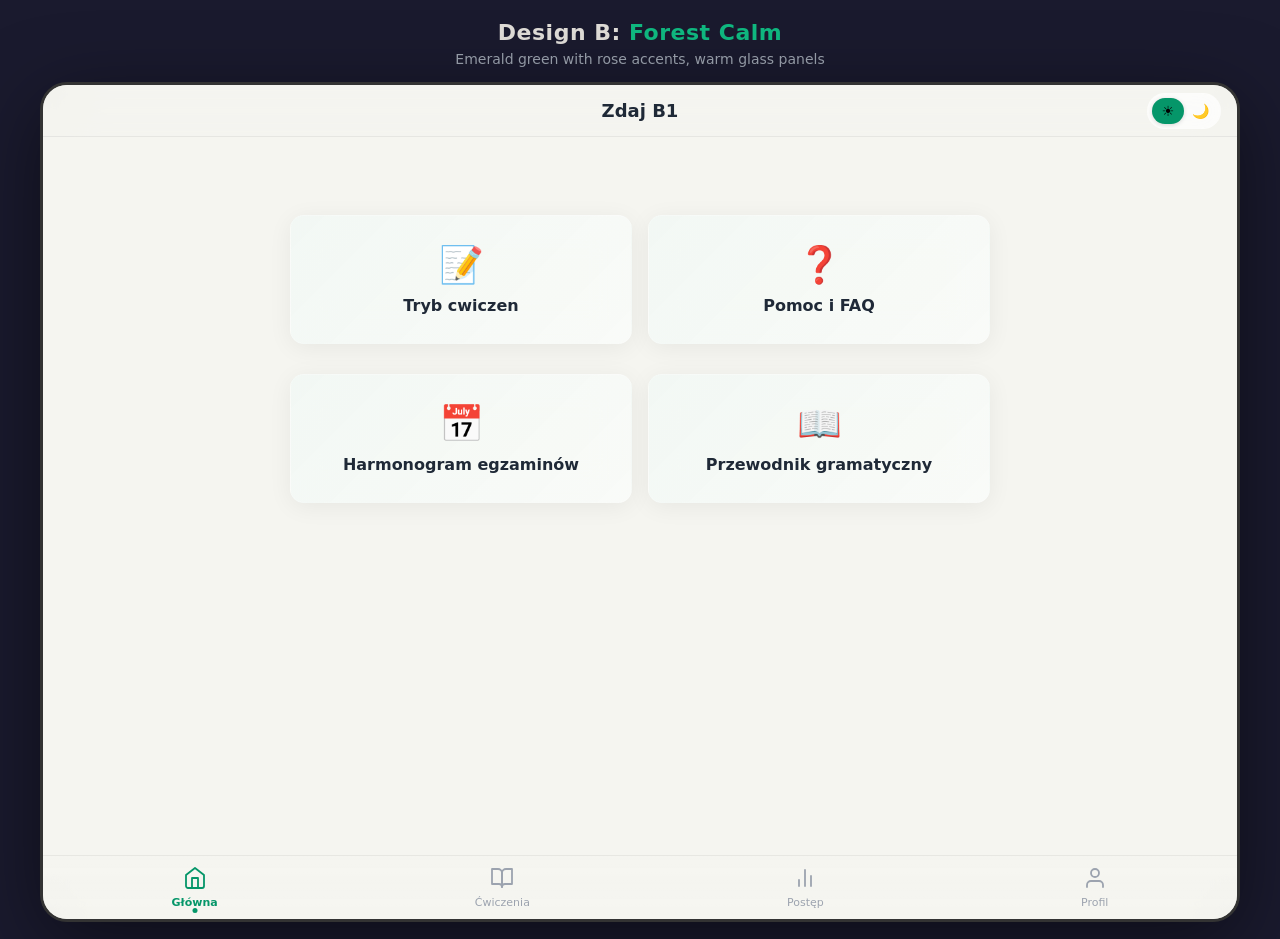
<file: docs/design-b.html>
<!DOCTYPE html>
<html lang="pl">
<head>
<meta charset="UTF-8">
<meta name="viewport" content="width=device-width, initial-scale=1.0">
<title>Design B: Forest Calm</title>
<style>
/* ========== RESET & BASE ========== */
*, *::before, *::after { box-sizing: border-box; margin: 0; padding: 0; }

body {
  background: #1a1a2e;
  font-family: -apple-system, 'SF Pro Display', 'SF Pro Text', system-ui, BlinkMacSystemFont, 'Segoe UI', Roboto, sans-serif;
  color: var(--text);
  display: flex;
  flex-direction: column;
  align-items: center;
  justify-content: center;
  min-height: 100vh;
  padding: 20px;
  -webkit-font-smoothing: antialiased;
}

/* ========== CSS CUSTOM PROPERTIES ========== */
.ipad-frame {
  --primary: #059669;
  --primary-dark: #047857;
  --accent: #e11d48;
  --bg: #f5f5f0;
  --card-bg: rgba(255,255,255,0.68);
  --card-border: rgba(255,255,255,0.15);
  --card-shadow: 0 4px 24px rgba(0,0,0,0.06);
  --text: #1f2937;
  --text-secondary: #6b7280;
  --text-muted: #9ca3af;
  --border-subtle: rgba(0,0,0,0.06);
  --nav-bg: rgba(245,245,240,0.82);
  --tab-bg: rgba(245,245,240,0.78);
  --input-bg: rgba(5,150,105,0.04);
  --input-focus-bg: rgba(225,29,72,0.06);
  --hover-bg: rgba(5,150,105,0.05);
  --progress-track: rgba(0,0,0,0.06);
  --danger: #dc2626;
  --badge-bg: #e11d48;
  --word-bank-bg: rgba(225,29,72,0.06);
  --word-bank-border: rgba(225,29,72,0.15);
  --exercise-bg: rgba(5,150,105,0.06);
  --question-bg: rgba(255,255,255,0.7);
  --question-border: rgba(0,0,0,0.04);
  transition: all 0.3s ease;
}

.ipad-frame[data-theme="dark"] {
  --primary: #10b981;
  --primary-dark: #059669;
  --accent: #fb7185;
  --bg: #111827;
  --card-bg: rgba(31,41,55,0.72);
  --card-border: rgba(255,255,255,0.08);
  --card-shadow: 0 4px 24px rgba(0,0,0,0.2);
  --text: #f3f4f6;
  --text-secondary: #d1d5db;
  --text-muted: #9ca3af;
  --border-subtle: rgba(255,255,255,0.06);
  --nav-bg: rgba(17,24,39,0.85);
  --tab-bg: rgba(17,24,39,0.82);
  --input-bg: rgba(16,185,129,0.08);
  --input-focus-bg: rgba(251,113,133,0.1);
  --hover-bg: rgba(16,185,129,0.08);
  --progress-track: rgba(255,255,255,0.08);
  --danger: #ef4444;
  --badge-bg: #fb7185;
  --word-bank-bg: rgba(251,113,133,0.08);
  --word-bank-border: rgba(251,113,133,0.15);
  --exercise-bg: rgba(16,185,129,0.08);
  --question-bg: rgba(31,41,55,0.5);
  --question-border: rgba(255,255,255,0.04);
}

/* ========== PAGE TITLE ========== */
.page-title {
  color: #e0ddd8;
  font-size: 22px;
  font-weight: 600;
  letter-spacing: 0.5px;
  margin-bottom: 6px;
  text-align: center;
}
.page-title span { color: #10b981; }
.page-subtitle {
  color: #9ca3af;
  font-size: 14px;
  margin-bottom: 18px;
  text-align: center;
}

/* ========== iPad FRAME ========== */
.ipad-frame {
  width: 1194px;
  height: 834px;
  background: var(--bg);
  border-radius: 24px;
  overflow: hidden;
  position: relative;
  box-shadow: 0 0 0 3px #333, 0 20px 80px rgba(0,0,0,0.5);
  display: flex;
  flex-direction: column;
}

@media (max-width: 1240px) {
  .ipad-frame { transform: scale(0.8); transform-origin: top center; }
}
@media (max-width: 980px) {
  .ipad-frame { transform: scale(0.6); transform-origin: top center; }
}
@media (max-width: 740px) {
  .ipad-frame { transform: scale(0.42); transform-origin: top center; }
}

/* ========== NAV BAR ========== */
.nav-bar {
  height: 52px;
  min-height: 52px;
  background: var(--nav-bg);
  backdrop-filter: blur(24px);
  -webkit-backdrop-filter: blur(24px);
  display: flex;
  align-items: center;
  justify-content: center;
  border-bottom: 1px solid var(--border-subtle);
  position: relative;
  z-index: 10;
}
.nav-bar .back-btn {
  position: absolute;
  left: 16px;
  background: none;
  border: none;
  color: var(--primary);
  font-size: 16px;
  cursor: pointer;
  display: flex;
  align-items: center;
  gap: 4px;
  font-family: inherit;
}
.nav-bar .back-btn:hover { opacity: 0.7; }
.nav-bar .nav-title {
  font-size: 18px;
  font-weight: 600;
  color: var(--text);
}
.nav-bar .theme-toggle {
  position: absolute;
  right: 16px;
  display: flex;
  align-items: center;
  background: var(--card-bg);
  backdrop-filter: blur(12px);
  border: 1px solid var(--card-border);
  border-radius: 20px;
  padding: 4px;
  cursor: pointer;
  gap: 0;
}
.theme-toggle-option {
  width: 32px;
  height: 26px;
  display: flex;
  align-items: center;
  justify-content: center;
  border-radius: 16px;
  font-size: 14px;
  transition: all 0.3s ease;
  border: none;
  background: none;
  cursor: pointer;
}
.theme-toggle-option.active {
  background: var(--primary);
  box-shadow: 0 1px 4px rgba(0,0,0,0.15);
}

/* ========== CONTENT AREA ========== */
.content-area {
  flex: 1;
  overflow-y: auto;
  overflow-x: hidden;
  -webkit-overflow-scrolling: touch;
}
.content-area::-webkit-scrollbar { width: 4px; }
.content-area::-webkit-scrollbar-thumb { background: rgba(0,0,0,0.12); border-radius: 4px; }

/* ========== TAB BAR ========== */
.tab-bar {
  height: 64px;
  min-height: 64px;
  background: var(--tab-bg);
  backdrop-filter: blur(24px);
  -webkit-backdrop-filter: blur(24px);
  border-top: 1px solid var(--border-subtle);
  display: flex;
  align-items: center;
  justify-content: space-around;
  z-index: 10;
  background-image: linear-gradient(to top, transparent, rgba(255,255,255,0.03));
}
.tab-item {
  display: flex;
  flex-direction: column;
  align-items: center;
  gap: 3px;
  cursor: pointer;
  border: none;
  background: none;
  font-family: inherit;
  padding: 6px 20px;
  transition: all 0.2s;
  position: relative;
}
.tab-item .tab-icon { color: var(--text-muted); transition: color 0.2s; }
.tab-item .tab-label { font-size: 11px; color: var(--text-muted); font-weight: 500; transition: color 0.2s; }
.tab-item.active .tab-label { color: var(--primary); font-weight: 600; }
.tab-item.active .tab-icon { color: var(--primary); }
.tab-item.active::after {
  content: '';
  position: absolute;
  bottom: 2px;
  left: 50%;
  transform: translateX(-50%);
  width: 5px;
  height: 5px;
  border-radius: 50%;
  background: var(--primary);
}

/* ========== SCREEN CONTAINERS ========== */
.screen { display: none; padding: 24px; height: 100%; }
.screen.active { display: block; }
.screen-scroll { padding: 24px; }

/* ========== GLASS CARD ========== */
.card {
  background: var(--card-bg);
  backdrop-filter: blur(20px) saturate(160%);
  -webkit-backdrop-filter: blur(20px) saturate(160%);
  border-radius: 14px;
  border: 1px solid var(--card-border);
  box-shadow: var(--card-shadow);
  padding: 18px;
  margin-bottom: 14px;
  transition: transform 0.15s, box-shadow 0.15s, background 0.3s;
}
.card:hover { box-shadow: 0 6px 28px rgba(0,0,0,0.09); }
.card-clickable { cursor: pointer; }
.card-clickable:hover { transform: translateY(-1px); }

/* ========== HOME GRID ========== */
.home-grid {
  display: grid;
  grid-template-columns: 1fr 1fr;
  gap: 16px;
  max-width: 700px;
  margin: 30px auto 0;
}
.home-card {
  text-align: center;
  padding: 28px 18px;
  background: var(--card-bg);
  background-image: linear-gradient(135deg, rgba(5,150,105,0.04) 0%, rgba(5,150,105,0.01) 100%);
}
.home-card .hc-icon { font-size: 36px; margin-bottom: 10px; }
.home-card .hc-title { font-size: 16px; font-weight: 600; color: var(--text); }

/* ========== BUTTONS ========== */
.btn-primary {
  background: linear-gradient(135deg, #059669 0%, #047857 100%);
  color: #fff;
  border: none;
  border-radius: 50px;
  padding: 13px 32px;
  font-size: 15px;
  font-weight: 600;
  cursor: pointer;
  font-family: inherit;
  transition: opacity 0.2s, transform 0.1s;
  box-shadow: 0 2px 8px rgba(5,150,105,0.25);
  position: relative;
  overflow: hidden;
}
.btn-primary::after {
  content: '';
  position: absolute;
  inset: 0;
  background: linear-gradient(180deg, rgba(255,255,255,0.15) 0%, transparent 60%);
  border-radius: 50px;
  pointer-events: none;
}
.btn-primary:hover { opacity: 0.9; }
.btn-primary:active { transform: scale(0.97); }

.btn-secondary {
  background: rgba(5,150,105,0.08);
  color: var(--primary);
  border: 1.5px solid rgba(5,150,105,0.2);
  border-radius: 50px;
  padding: 11px 24px;
  font-size: 14px;
  font-weight: 600;
  cursor: pointer;
  font-family: inherit;
  transition: all 0.2s;
}
.btn-secondary:hover { background: rgba(5,150,105,0.14); }

.btn-danger {
  background: var(--card-bg);
  color: var(--danger);
  border: 1.5px solid rgba(220,38,38,0.2);
  border-radius: 50px;
  padding: 11px 24px;
  font-size: 14px;
  font-weight: 600;
  cursor: pointer;
  font-family: inherit;
}

/* ========== SECTION TITLE ========== */
.section-title {
  font-size: 20px;
  font-weight: 700;
  color: var(--text);
  margin-bottom: 16px;
}
.section-subtitle {
  font-size: 14px;
  color: var(--text-secondary);
  margin-bottom: 20px;
  line-height: 1.5;
}

/* ========== LIST ITEMS ========== */
.list-item {
  display: flex;
  align-items: center;
  padding: 15px 18px;
  background: var(--card-bg);
  backdrop-filter: blur(20px) saturate(160%);
  -webkit-backdrop-filter: blur(20px) saturate(160%);
  border-radius: 12px;
  margin-bottom: 10px;
  cursor: pointer;
  border: 1px solid var(--card-border);
  border-left: 3px solid transparent;
  box-shadow: 0 1px 6px rgba(0,0,0,0.03);
  transition: all 0.15s;
}
.list-item:hover { background: var(--card-bg); transform: translateY(-1px); border-left-color: var(--primary); }
.list-item .li-icon { font-size: 22px; margin-right: 14px; }
.list-item .li-text { flex: 1; font-size: 15px; font-weight: 500; color: var(--text); }
.list-item .li-arrow { color: var(--text-muted); font-size: 18px; }

/* ========== EXERCISE STYLES ========== */
.exercise-instruction {
  background: var(--exercise-bg);
  border-left: 3px solid var(--primary);
  padding: 14px 18px;
  border-radius: 0 10px 10px 0;
  margin-bottom: 20px;
  font-size: 14px;
  line-height: 1.6;
  color: var(--text-secondary);
}

.exercise-text {
  font-size: 15px;
  line-height: 1.8;
  color: var(--text);
  margin-bottom: 20px;
}

.example-badge {
  display: inline-block;
  background: var(--accent);
  color: #fff;
  font-size: 11px;
  font-weight: 700;
  padding: 2px 8px;
  border-radius: 6px;
  margin-right: 6px;
  vertical-align: middle;
}

.answer-filled {
  font-weight: 700;
  color: var(--primary);
}

.answer-gap {
  display: inline-block;
  min-width: 80px;
  border-bottom: 2px dashed var(--primary);
  padding: 0 4px;
  margin: 0 2px;
  text-align: center;
}

.question-block {
  margin-bottom: 18px;
  padding: 16px;
  background: var(--question-bg);
  border-radius: 12px;
  border: 1px solid var(--question-border);
}

.radio-group { margin-top: 10px; }
.radio-option {
  display: flex;
  align-items: center;
  padding: 8px 12px;
  margin: 4px 0;
  border-radius: 8px;
  cursor: pointer;
  transition: background 0.15s;
  font-size: 14px;
  color: var(--text);
}
.radio-option:hover { background: var(--hover-bg); }
.radio-option input[type="radio"] {
  appearance: none;
  -webkit-appearance: none;
  width: 18px; height: 18px;
  border: 2px solid var(--text-muted);
  border-radius: 50%;
  margin-right: 10px;
  cursor: pointer;
  position: relative;
  flex-shrink: 0;
  transition: all 0.2s;
}
.radio-option input[type="radio"]:checked {
  border-color: var(--primary);
  background: var(--primary);
}
.radio-option input[type="radio"]:checked::after {
  content: '\2713';
  color: #fff;
  position: absolute;
  top: 50%; left: 50%;
  transform: translate(-50%, -50%);
  font-size: 11px;
}
.radio-option.correct-selected {
  background: rgba(5,150,105,0.1);
}
.radio-option.correct-selected input[type="radio"] {
  border-color: var(--primary);
  background: var(--primary);
  pointer-events: none;
}

/* P/F radio */
.pf-row {
  display: flex;
  align-items: center;
  padding: 10px 0;
  border-bottom: 1px solid var(--border-subtle);
  font-size: 14px;
  color: var(--text);
}
.pf-row:last-child { border-bottom: none; }
.pf-text { flex: 1; padding-right: 16px; line-height: 1.5; }
.pf-options { display: flex; gap: 12px; flex-shrink: 0; }
.pf-options label {
  display: flex;
  align-items: center;
  gap: 4px;
  cursor: pointer;
  font-weight: 600;
  color: var(--text-secondary);
  font-size: 14px;
}
.pf-options input[type="radio"] {
  appearance: none;
  -webkit-appearance: none;
  width: 20px; height: 20px;
  border: 2px solid var(--text-muted);
  border-radius: 4px;
  cursor: pointer;
  position: relative;
  transition: all 0.2s;
}
.pf-options input[type="radio"]:checked {
  border-color: var(--primary);
  background: var(--primary);
}
.pf-options input[type="radio"]:checked::after {
  content: '\2713'; color: #fff;
  position: absolute; top: 50%; left: 50%;
  transform: translate(-50%, -50%);
  font-size: 12px;
}

.play-btn {
  display: inline-flex;
  align-items: center;
  justify-content: center;
  width: 36px; height: 36px;
  background: linear-gradient(135deg, #059669, #047857);
  color: #fff;
  border-radius: 50%;
  border: none;
  cursor: pointer;
  font-size: 14px;
  margin-right: 10px;
  flex-shrink: 0;
  box-shadow: 0 2px 6px rgba(5,150,105,0.3);
}

/* INPUT FIELDS */
.gap-input {
  display: inline-block;
  width: 120px;
  border: none;
  border-bottom: 2px solid var(--primary);
  background: var(--input-bg);
  padding: 3px 6px;
  font-size: 14px;
  font-family: inherit;
  color: var(--text);
  outline: none;
  border-radius: 4px 4px 0 0;
  margin: 0 2px;
  transition: all 0.2s;
}
.gap-input:focus { border-bottom-color: var(--accent); background: var(--input-focus-bg); }
.gap-input.wide { width: 200px; }
.gap-input.xwide { width: 100%; max-width: 500px; }

/* DRAG & DROP */
.drop-zone {
  min-height: 120px;
  border: 2px dashed rgba(5,150,105,0.3);
  border-radius: 12px;
  padding: 16px;
  margin: 16px 0;
  background: rgba(5,150,105,0.02);
}
.drop-zone-label {
  text-align: center;
  color: var(--text-muted);
  font-size: 13px;
  padding: 20px;
}
.drag-item {
  display: inline-block;
  padding: 10px 16px;
  background: var(--card-bg);
  border: 1.5px solid rgba(5,150,105,0.2);
  border-radius: 10px;
  margin: 5px;
  cursor: grab;
  font-size: 14px;
  user-select: none;
  transition: all 0.15s;
  box-shadow: 0 1px 4px rgba(0,0,0,0.05);
  color: var(--text);
}
.drag-item:active { cursor: grabbing; transform: scale(1.03); box-shadow: 0 4px 16px rgba(0,0,0,0.1); }
.drag-items-container { margin: 12px 0; }

/* TEXTAREA */
.writing-area {
  width: 100%;
  min-height: 180px;
  border: 1.5px solid var(--border-subtle);
  border-radius: 12px;
  padding: 14px;
  font-family: inherit;
  font-size: 15px;
  line-height: 1.6;
  resize: vertical;
  outline: none;
  background: var(--card-bg);
  color: var(--text);
  transition: border-color 0.2s;
}
.writing-area:focus { border-color: var(--primary); }
.word-counter { text-align: right; font-size: 13px; color: var(--text-muted); margin-top: 6px; }

/* TIMER */
.timer-display {
  display: inline-flex;
  align-items: center;
  gap: 6px;
  background: rgba(220,38,38,0.08);
  color: var(--danger);
  padding: 8px 16px;
  border-radius: 10px;
  font-weight: 600;
  font-size: 15px;
  margin-bottom: 20px;
}

/* PHOTO PLACEHOLDER */
.photo-placeholder {
  width: 100%;
  max-width: 420px;
  height: 200px;
  border-radius: 14px;
  background: linear-gradient(135deg, #a8d8a0 0%, #6db86b 40%, #4a9e5a 70%, #2d7a3d 100%);
  position: relative;
  overflow: hidden;
  margin: 12px 0;
}
.photo-placeholder::after {
  content: '\1f333\1f468\200d\1f469\200d\1f467\200d\1f466\1f333';
  position: absolute;
  bottom: 20px;
  left: 50%;
  transform: translateX(-50%);
  font-size: 40px;
}
.photo-placeholder::before {
  content: '';
  position: absolute;
  top: 0;
  left: 0;
  right: 0;
  height: 60%;
  background: linear-gradient(180deg, #87ceeb 0%, #b0d4f1 100%);
}

/* TOGGLE SWITCH */
.toggle-switch {
  position: relative;
  width: 48px; height: 28px;
  display: inline-block;
}
.toggle-switch input { opacity: 0; width: 0; height: 0; }
.toggle-slider {
  position: absolute;
  inset: 0;
  background: var(--text-muted);
  border-radius: 28px;
  cursor: pointer;
  transition: 0.3s;
}
.toggle-slider::before {
  content: '';
  position: absolute;
  width: 22px; height: 22px;
  left: 3px; bottom: 3px;
  background: #fff;
  border-radius: 50%;
  transition: 0.3s;
  box-shadow: 0 1px 3px rgba(0,0,0,0.2);
}
.toggle-switch input:checked + .toggle-slider { background: var(--primary); }
.toggle-switch input:checked + .toggle-slider::before { transform: translateX(20px); }

/* PROGRESS BAR */
.progress-row {
  display: flex;
  align-items: center;
  margin-bottom: 12px;
  font-size: 14px;
}
.progress-label { width: 110px; font-weight: 500; color: var(--text-secondary); }
.progress-bar-bg {
  flex: 1;
  height: 10px;
  background: var(--progress-track);
  border-radius: 10px;
  overflow: hidden;
  margin: 0 12px;
}
.progress-bar-fill {
  height: 100%;
  border-radius: 10px;
  background: linear-gradient(90deg, #059669, #10b981);
  transition: width 0.5s;
}
.progress-value { width: 50px; text-align: right; font-weight: 600; color: var(--text); }

/* RESULT ROW */
.result-row {
  display: flex;
  align-items: center;
  padding: 14px 18px;
  background: var(--question-bg);
  border-radius: 12px;
  margin-bottom: 10px;
  border: 1px solid var(--question-border);
}
.result-row .rr-label { flex: 1; font-weight: 500; font-size: 15px; color: var(--text); }
.result-row .rr-value { font-weight: 700; font-size: 16px; color: var(--primary); margin-right: 10px; }
.result-row .rr-arrow { color: var(--text-muted); cursor: pointer; }

/* PROFILE */
.profile-header {
  text-align: center;
  padding: 20px 0;
}
.profile-avatar {
  width: 72px; height: 72px;
  background: linear-gradient(135deg, #059669, #10b981);
  border-radius: 50%;
  display: flex;
  align-items: center;
  justify-content: center;
  font-size: 30px;
  color: #fff;
  margin: 0 auto 10px;
}
.profile-name { font-size: 20px; font-weight: 700; color: var(--text); }
.profile-email { font-size: 14px; color: var(--text-muted); margin-top: 2px; }

.info-row {
  display: flex;
  justify-content: space-between;
  padding: 10px 0;
  border-bottom: 1px solid var(--border-subtle);
  font-size: 14px;
}
.info-row:last-child { border-bottom: none; }
.info-label { color: var(--text-secondary); }
.info-value { font-weight: 600; color: var(--text); }

/* ALPHABET GRID */
.alpha-grid {
  display: grid;
  grid-template-columns: repeat(5, 1fr);
  gap: 10px;
  margin-top: 16px;
}
.alpha-card {
  background: var(--card-bg);
  border: 1px solid var(--card-border);
  border-radius: 10px;
  padding: 14px 8px;
  text-align: center;
  backdrop-filter: blur(20px) saturate(160%);
}
.alpha-letter { font-size: 22px; font-weight: 700; color: var(--primary); }
.alpha-word { font-size: 12px; color: var(--text-muted); margin-top: 2px; }

/* EXPANDABLE */
.expandable { margin-bottom: 10px; }
.expandable-header {
  display: flex;
  align-items: center;
  justify-content: space-between;
  padding: 14px 18px;
  background: var(--card-bg);
  backdrop-filter: blur(20px) saturate(160%);
  border-radius: 12px;
  cursor: pointer;
  border: 1px solid var(--card-border);
  font-size: 15px;
  font-weight: 500;
  color: var(--text);
}
.expandable-header .exp-arrow { transition: transform 0.2s; color: var(--text-muted); }
.expandable.open .exp-arrow { transform: rotate(90deg); }
.expandable-body {
  display: none;
  padding: 14px 18px;
  font-size: 14px;
  line-height: 1.6;
  color: var(--text-secondary);
  background: var(--question-bg);
  border-radius: 0 0 12px 12px;
  margin-top: -6px;
}
.expandable.open .expandable-body { display: block; }

/* BADGE */
.badge {
  display: inline-block;
  background: var(--accent);
  color: #fff;
  padding: 3px 10px;
  border-radius: 8px;
  font-size: 12px;
  font-weight: 700;
}

/* WORD BANK */
.word-bank {
  display: flex;
  flex-wrap: wrap;
  gap: 8px;
  padding: 14px;
  background: var(--word-bank-bg);
  border: 1px solid var(--word-bank-border);
  border-radius: 12px;
  margin-bottom: 16px;
}
.word-bank-item {
  padding: 6px 12px;
  background: var(--card-bg);
  border: 1px solid var(--card-border);
  border-radius: 8px;
  font-size: 14px;
  font-weight: 500;
  color: var(--text);
}

/* EXAM SCHEDULE */
.exam-date-card {
  padding: 16px 18px;
  margin-bottom: 10px;
}
.exam-date { font-weight: 700; color: var(--primary); font-size: 16px; margin-bottom: 4px; }
.exam-info { font-size: 14px; color: var(--text-secondary); line-height: 1.4; }

/* SET CARD */
.set-card {
  padding: 20px;
  margin-bottom: 14px;
  border-left: 4px solid var(--primary);
}
.set-title { font-size: 16px; font-weight: 700; margin-bottom: 10px; color: var(--primary); }
.set-task { font-size: 14px; margin-bottom: 8px; line-height: 1.5; color: var(--text-secondary); }
.set-task strong { color: var(--text); }

/* GRAMMAR TOPIC BANNER */
.grammar-banner {
  padding: 20px;
  border-radius: 14px;
  margin-bottom: 14px;
  cursor: pointer;
  position: relative;
  overflow: hidden;
}
.grammar-banner.errors {
  background: linear-gradient(135deg, rgba(220,38,38,0.08), rgba(220,38,38,0.03));
  border: 1px solid rgba(220,38,38,0.12);
}
.grammar-banner.topics {
  background: linear-gradient(135deg, rgba(5,150,105,0.08), rgba(5,150,105,0.03));
  border: 1px solid rgba(5,150,105,0.12);
}
.grammar-banner-title { font-size: 16px; font-weight: 700; margin-bottom: 6px; color: var(--text); }
.grammar-banner-desc { font-size: 13px; color: var(--text-secondary); line-height: 1.5; }

/* TWO COLUMNS for exercises */
.two-col { display: flex; gap: 24px; }
.two-col .col-main { flex: 2; }
.two-col .col-side { flex: 1; }

/* Utility */
.mb-8 { margin-bottom: 8px; }
.mb-12 { margin-bottom: 12px; }
.mb-16 { margin-bottom: 16px; }
.mb-20 { margin-bottom: 20px; }
.mb-24 { margin-bottom: 24px; }
.mt-12 { margin-top: 12px; }
.mt-16 { margin-top: 16px; }
.mt-20 { margin-top: 20px; }
.text-center { text-align: center; }
.text-small { font-size: 13px; color: var(--text-muted); }
.flex-between { display: flex; justify-content: space-between; align-items: center; }
.underline-text { text-decoration: underline; text-decoration-color: var(--accent); text-underline-offset: 3px; }

/* SELECT styling */
select.gap-input {
  color: var(--text);
  background: var(--input-bg);
}
</style>
</head>
<body>

<div class="page-title">Design B: <span>Forest Calm</span></div>
<div class="page-subtitle">Emerald green with rose accents, warm glass panels</div>

<div class="ipad-frame" id="ipadFrame">
  <!-- NAV BAR -->
  <div class="nav-bar" id="navBar">
    <button class="back-btn" id="backBtn" style="display:none" onclick="goBack()">&#8249; Wr&oacute;&#263;</button>
    <span class="nav-title" id="navTitle">Zdaj B1</span>
    <div class="theme-toggle" onclick="toggleTheme()">
      <span class="theme-toggle-option active" id="toggleLight">&#9728;&#65039;</span>
      <span class="theme-toggle-option" id="toggleDark">&#127769;</span>
    </div>
  </div>

  <!-- CONTENT -->
  <div class="content-area" id="contentArea">

    <!-- ==================== TAB 1: GLOWNA ==================== -->
    <div class="screen active" id="screen-home">
      <div class="screen-scroll">
        <div class="home-grid">
          <div class="card card-clickable home-card" onclick="navigateTo('screen-exercises','Cwiczenia',1)">
            <div class="hc-icon">&#128221;</div>
            <div class="hc-title">Tryb cwiczen</div>
          </div>
          <div class="card card-clickable home-card" onclick="navigateTo('screen-faq','Pomoc i FAQ')">
            <div class="hc-icon">&#10067;</div>
            <div class="hc-title">Pomoc i FAQ</div>
          </div>
          <div class="card card-clickable home-card" onclick="navigateTo('screen-exam-schedule','Harmonogram egzaminow')">
            <div class="hc-icon">&#128197;</div>
            <div class="hc-title">Harmonogram egzamin&oacute;w</div>
          </div>
          <div class="card card-clickable home-card" onclick="navigateTo('screen-grammar-guide','Przewodnik gramatyczny')">
            <div class="hc-icon">&#128214;</div>
            <div class="hc-title">Przewodnik gramatyczny</div>
          </div>
        </div>
      </div>
    </div>

    <!-- FAQ -->
    <div class="screen" id="screen-faq">
      <div class="screen-scroll">
        <div class="section-title">Pomoc i FAQ</div>
        <div class="expandable" onclick="toggleExpand(this)">
          <div class="expandable-header">
            <span>O aplikacji Zdaj B1</span>
            <span class="exp-arrow">&#8250;</span>
          </div>
          <div class="expandable-body">
            Zdaj B1 to aplikacja stworzona z myślą o osobach przygotowujących się do egzaminu z języka polskiego na poziomie B1.
            Znajdziesz tu ćwiczenia ze słuchania, czytania, gramatyki, pisania i mówienia — dokładnie takie, jakie pojawiają się
            na oficjalnym egzaminie certyfikatowym. Aplikacja śledzi Twoje postępy i dostosowuje zadania do Twoich potrzeb.
            Ćwicz w swoim tempie i zdaj egzamin z pewnością siebie!
          </div>
        </div>
        <div class="expandable" onclick="toggleExpand(this)">
          <div class="expandable-header">
            <span>Polityka Prywatności</span>
            <span class="exp-arrow">&#8250;</span>
          </div>
          <div class="expandable-body">
            Twoja prywatność jest dla nas ważna. Zbieramy wyłącznie dane niezbędne do działania aplikacji:
            adres e-mail, postępy w nauce oraz statystyki ćwiczeń. Nie udostępniamy Twoich danych osobom trzecim.
            Dane są przechowywane na bezpiecznych serwerach w Unii Europejskiej. Możesz w każdej chwili poprosić
            o usunięcie swojego konta i wszystkich powiązanych danych.
          </div>
        </div>
        <div class="mt-20 text-center">
          <button class="btn-primary" onclick="alert('Formularz kontaktowy zostanie otwarty.')">Zadaj pytanie</button>
        </div>
      </div>
    </div>

    <!-- EXAM SCHEDULE -->
    <div class="screen" id="screen-exam-schedule">
      <div class="screen-scroll">
        <div class="section-title">Harmonogram egzaminów 2026</div>
        <div class="card exam-date-card">
          <div class="exam-date">14-15.02.2026</div>
          <div class="exam-info">B1 i B2 – dla osób dorosłych<br>B1 i B2 – dla dzieci i młodzieży</div>
        </div>
        <div class="card exam-date-card">
          <div class="exam-date">25-26.04.2026</div>
          <div class="exam-info">B1 i C1 – dla osób dorosłych</div>
        </div>
        <div class="card exam-date-card">
          <div class="exam-date">27-28.06.2026</div>
          <div class="exam-info">B1 i B2 – dla osób dorosłych</div>
        </div>
        <div class="card exam-date-card">
          <div class="exam-date">17-18.10.2026</div>
          <div class="exam-info">B1 i C1 – dla osób dorosłych</div>
        </div>
        <div class="card exam-date-card">
          <div class="exam-date">5-6.12.2026</div>
          <div class="exam-info">B1 – dla osób dorosłych</div>
        </div>
        <div class="mt-20 text-center">
          <button class="btn-primary" onclick="alert('Przekierowanie do strony z lokalizacjami egzaminów.')">Sprawdź lokalizacje</button>
        </div>
      </div>
    </div>

    <!-- GRAMMAR GUIDE -->
    <div class="screen" id="screen-grammar-guide">
      <div class="screen-scroll">
        <div class="section-title">Przewodnik gramatyczny</div>
        <div class="list-item" onclick="navigateTo('screen-alphabet','Alfabet')">
          <span class="li-icon">&#128292;</span>
          <span class="li-text">Alfabet</span>
          <span class="li-arrow">&#8250;</span>
        </div>
      </div>
    </div>

    <!-- ALPHABET -->
    <div class="screen" id="screen-alphabet">
      <div class="screen-scroll">
        <div class="section-title">Alfabet polski</div>
        <div class="alpha-grid">
          <div class="alpha-card"><div class="alpha-letter">Aa</div><div class="alpha-word">auto</div></div>
          <div class="alpha-card"><div class="alpha-letter">Ąą</div><div class="alpha-word">wąż</div></div>
          <div class="alpha-card"><div class="alpha-letter">Bb</div><div class="alpha-word">balon</div></div>
          <div class="alpha-card"><div class="alpha-letter">Cc</div><div class="alpha-word">cukier</div></div>
          <div class="alpha-card"><div class="alpha-letter">Ćć</div><div class="alpha-word">ćma</div></div>
          <div class="alpha-card"><div class="alpha-letter">Dd</div><div class="alpha-word">dom</div></div>
          <div class="alpha-card"><div class="alpha-letter">Ee</div><div class="alpha-word">elf</div></div>
          <div class="alpha-card"><div class="alpha-letter">Ęę</div><div class="alpha-word">gęś</div></div>
          <div class="alpha-card"><div class="alpha-letter">Ff</div><div class="alpha-word">flaga</div></div>
          <div class="alpha-card"><div class="alpha-letter">Gg</div><div class="alpha-word">gwiazda</div></div>
          <div class="alpha-card"><div class="alpha-letter">Hh</div><div class="alpha-word">harfa</div></div>
          <div class="alpha-card"><div class="alpha-letter">Ii</div><div class="alpha-word">igła</div></div>
          <div class="alpha-card"><div class="alpha-letter">Jj</div><div class="alpha-word">jabłko</div></div>
          <div class="alpha-card"><div class="alpha-letter">Kk</div><div class="alpha-word">kot</div></div>
          <div class="alpha-card"><div class="alpha-letter">Ll</div><div class="alpha-word">liść</div></div>
          <div class="alpha-card"><div class="alpha-letter">Łł</div><div class="alpha-word">łódka</div></div>
          <div class="alpha-card"><div class="alpha-letter">Mm</div><div class="alpha-word">mleko</div></div>
          <div class="alpha-card"><div class="alpha-letter">Nn</div><div class="alpha-word">nos</div></div>
          <div class="alpha-card"><div class="alpha-letter">Ńń</div><div class="alpha-word">koń</div></div>
          <div class="alpha-card"><div class="alpha-letter">Oo</div><div class="alpha-word">oko</div></div>
          <div class="alpha-card"><div class="alpha-letter">Óó</div><div class="alpha-word">ból</div></div>
          <div class="alpha-card"><div class="alpha-letter">Pp</div><div class="alpha-word">pies</div></div>
          <div class="alpha-card"><div class="alpha-letter">Rr</div><div class="alpha-word">rower</div></div>
          <div class="alpha-card"><div class="alpha-letter">Ss</div><div class="alpha-word">słońce</div></div>
          <div class="alpha-card"><div class="alpha-letter">Śś</div><div class="alpha-word">świat</div></div>
          <div class="alpha-card"><div class="alpha-letter">Tt</div><div class="alpha-word">torba</div></div>
          <div class="alpha-card"><div class="alpha-letter">Uu</div><div class="alpha-word">ucho</div></div>
          <div class="alpha-card"><div class="alpha-letter">Ww</div><div class="alpha-word">woda</div></div>
          <div class="alpha-card"><div class="alpha-letter">Yy</div><div class="alpha-word">mysz</div></div>
          <div class="alpha-card"><div class="alpha-letter">Zz</div><div class="alpha-word">zamek</div></div>
          <div class="alpha-card"><div class="alpha-letter">Źź</div><div class="alpha-word">źródło</div></div>
          <div class="alpha-card"><div class="alpha-letter">Żż</div><div class="alpha-word">żaba</div></div>
        </div>
      </div>
    </div>

    <!-- ==================== TAB 2: CWICZENIA ==================== -->
    <div class="screen" id="screen-exercises">
      <div class="screen-scroll">
        <div class="section-title">Ćwiczenia</div>
        <div class="list-item" onclick="navigateTo('screen-ex-listening','Rozumienie ze słuchu')">
          <span class="li-icon"><svg width="20" height="20" fill="none" stroke="currentColor" stroke-width="1.8" stroke-linecap="round" stroke-linejoin="round" viewBox="0 0 24 24"><path d="M3 18v-6a9 9 0 0118 0v6"/><path d="M21 19a2 2 0 01-2 2h-1a2 2 0 01-2-2v-3a2 2 0 012-2h3v5zM3 19a2 2 0 002 2h1a2 2 0 002-2v-3a2 2 0 00-2-2H3v5z"/></svg></span>
          <span class="li-text">Rozumienie ze słuchu</span>
          <span class="li-arrow">&#8250;</span>
        </div>
        <div class="list-item" onclick="navigateTo('screen-ex-reading-list','Rozumienie tekstu')">
          <span class="li-icon"><svg width="20" height="20" fill="none" stroke="currentColor" stroke-width="1.8" stroke-linecap="round" stroke-linejoin="round" viewBox="0 0 24 24"><path d="M2 3h6a4 4 0 014 4v14a3 3 0 00-3-3H2V3z"/><path d="M22 3h-6a4 4 0 00-4 4v14a3 3 0 013-3h7V3z"/></svg></span>
          <span class="li-text">Rozumienie tekstu</span>
          <span class="li-arrow">&#8250;</span>
        </div>
        <div class="list-item" onclick="navigateTo('screen-ex-grammar','Gramatyka')">
          <span class="li-icon"><svg width="20" height="20" fill="none" stroke="currentColor" stroke-width="1.8" stroke-linecap="round" stroke-linejoin="round" viewBox="0 0 24 24"><path d="M11 4H4a2 2 0 00-2 2v14a2 2 0 002 2h14a2 2 0 002-2v-7"/><path d="M18.5 2.5a2.121 2.121 0 013 3L12 15l-4 1 1-4 9.5-9.5z"/></svg></span>
          <span class="li-text">Gramatyka</span>
          <span class="li-arrow">&#8250;</span>
        </div>
        <div class="list-item" onclick="navigateTo('screen-ex-writing','Pisanie')">
          <span class="li-icon"><svg width="20" height="20" fill="none" stroke="currentColor" stroke-width="1.8" stroke-linecap="round" stroke-linejoin="round" viewBox="0 0 24 24"><polyline points="4 7 4 4 20 4 20 7"/><line x1="9" y1="20" x2="15" y2="20"/><line x1="12" y1="4" x2="12" y2="20"/></svg></span>
          <span class="li-text">Pisanie</span>
          <span class="li-arrow">&#8250;</span>
        </div>
        <div class="list-item" onclick="navigateTo('screen-ex-speaking','Mówienie')">
          <span class="li-icon"><svg width="20" height="20" fill="none" stroke="currentColor" stroke-width="1.8" stroke-linecap="round" stroke-linejoin="round" viewBox="0 0 24 24"><path d="M12 1a3 3 0 00-3 3v8a3 3 0 006 0V4a3 3 0 00-3-3z"/><path d="M19 10v2a7 7 0 01-14 0v-2"/><line x1="12" y1="19" x2="12" y2="23"/><line x1="8" y1="23" x2="16" y2="23"/></svg></span>
          <span class="li-text">Mówienie</span>
          <span class="li-arrow">&#8250;</span>
        </div>
      </div>
    </div>

    <!-- LISTENING EXERCISE -->
    <div class="screen" id="screen-ex-listening">
      <div class="screen-scroll">
        <div class="section-title">Wybór wielokrotny</div>
        <div class="exercise-instruction">
          Proszę uważnie słuchać nagrania i wybrać poprawną odpowiedź.
        </div>

        <!-- Example -->
        <div class="question-block">
          <div class="mb-8"><span class="example-badge">Przykład</span> Ten komunikat dotyczy:</div>
          <div style="display:flex;align-items:center;margin-bottom:8px">
            <button class="play-btn" onclick="alert('Odtwarzanie nagrania...')">&#9654;</button>
            <span class="text-small">Nagranie 0</span>
          </div>
          <div class="radio-group">
            <label class="radio-option"><input type="radio" name="ex0" disabled> opóźnienia pociągu</label>
            <label class="radio-option"><input type="radio" name="ex0" disabled> zmiany peronu</label>
            <label class="radio-option correct-selected"><input type="radio" name="ex0" checked disabled> odwołania kursu</label>
          </div>
        </div>

        <!-- Q1 -->
        <div class="question-block">
          <div class="mb-8"><strong>1.</strong> Rozmowa dotyczy:</div>
          <div style="display:flex;align-items:center;margin-bottom:8px">
            <button class="play-btn" onclick="alert('Odtwarzanie nagrania...')">&#9654;</button>
            <span class="text-small">Nagranie 1</span>
          </div>
          <div class="radio-group">
            <label class="radio-option"><input type="radio" name="listen1"> planów na weekend</label>
            <label class="radio-option"><input type="radio" name="listen1"> zakupów w sklepie</label>
            <label class="radio-option"><input type="radio" name="listen1"> wizyty u lekarza</label>
          </div>
        </div>

        <!-- Q2 -->
        <div class="question-block">
          <div class="mb-8"><strong>2.</strong> Wypowiedź dotyczy:</div>
          <div style="display:flex;align-items:center;margin-bottom:8px">
            <button class="play-btn" onclick="alert('Odtwarzanie nagrania...')">&#9654;</button>
            <span class="text-small">Nagranie 2</span>
          </div>
          <div class="radio-group">
            <label class="radio-option"><input type="radio" name="listen2"> pogody na jutro</label>
            <label class="radio-option"><input type="radio" name="listen2"> przepisu na ciasto</label>
            <label class="radio-option"><input type="radio" name="listen2"> remontu mieszkania</label>
          </div>
        </div>

        <div class="mt-20 text-center">
          <button class="btn-primary" onclick="alert('Sprawdzanie odpowiedzi...')">Sprawdź</button>
        </div>
      </div>
    </div>

    <!-- READING LIST -->
    <div class="screen" id="screen-ex-reading-list">
      <div class="screen-scroll">
        <div class="section-title">Rozumienie tekstu</div>
        <div class="list-item" onclick="navigateTo('screen-reading-1','Dopasuj odpowiedzi do fragmentu')">
          <span class="li-text">1. Dopasuj odpowiedzi do fragmentu</span>
          <span class="li-arrow">&#8250;</span>
        </div>
        <div class="list-item" onclick="navigateTo('screen-reading-2','Dopasuj odpowiedzi do sytuacji')">
          <span class="li-text">2. Dopasuj odpowiedzi do sytuacji</span>
          <span class="li-arrow">&#8250;</span>
        </div>
        <div class="list-item" onclick="navigateTo('screen-reading-3','Prawda / Fałsz')">
          <span class="li-text">3. Prawda / Fałsz / Brak informacji</span>
          <span class="li-arrow">&#8250;</span>
        </div>
        <div class="list-item" onclick="navigateTo('screen-reading-4','Ułóż fragmenty')">
          <span class="li-text">4. Ułóż fragmenty w logiczną całość</span>
          <span class="li-arrow">&#8250;</span>
        </div>
        <div class="list-item" onclick="navigateTo('screen-reading-5','Uzupełnij tekst fragmentami')">
          <span class="li-text">5. Uzupełnij tekst fragmentami</span>
          <span class="li-arrow">&#8250;</span>
        </div>
        <div class="list-item" onclick="navigateTo('screen-reading-6','Uzupełnij tekst słowami')">
          <span class="li-text">6. Uzupełnij tekst słowami</span>
          <span class="li-arrow">&#8250;</span>
        </div>
        <div class="list-item" onclick="navigateTo('screen-reading-7','Połącz fragmenty')">
          <span class="li-text">7. Połącz fragmenty</span>
          <span class="li-arrow">&#8250;</span>
        </div>
        <div class="list-item" onclick="navigateTo('screen-reading-8','Uzupełnij tekst, wybierając słowa')">
          <span class="li-text">8. Uzupełnij tekst, wybierając słowa</span>
          <span class="li-arrow">&#8250;</span>
        </div>
      </div>
    </div>

    <!-- READING 1: Dopasuj odpowiedzi do fragmentu -->
    <div class="screen" id="screen-reading-1">
      <div class="screen-scroll">
        <div class="section-title">Dopasuj odpowiedzi do fragmentu</div>
        <div class="exercise-instruction">
          Proszę przeczytać fragmenty tekstów i zgodnie z przykładem zaznaczyć właściwą odpowiedź.
        </div>

        <div class="question-block">
          <div class="mb-8"><span class="example-badge">Przykład</span></div>
          <div class="exercise-text">
            W Polsce Wielkanoc to jedno z najważniejszych świąt. Rodziny spotykają się przy wspólnym stole
            i dzielą jajkiem. Tradycyjnym daniem jest żurek i biała kiełbasa.
          </div>
          <div class="mb-8"><strong>Z tego tekstu wynika, że:</strong></div>
          <div class="radio-group">
            <label class="radio-option"><input type="radio" name="r1ex" disabled> Wielkanoc obchodzi się tylko w kościele</label>
            <label class="radio-option"><input type="radio" name="r1ex" disabled> Polacy jedzą żurek na Boże Narodzenie</label>
            <label class="radio-option correct-selected"><input type="radio" name="r1ex" checked disabled> Wielkanoc to ważne święto rodzinne</label>
          </div>
        </div>

        <div class="question-block">
          <div class="mb-8"><strong>1.</strong></div>
          <div class="exercise-text">
            Kraków jest jednym z najstarszych miast w Polsce. Co roku odwiedza go ponad 10 milionów turystów.
            Największą atrakcją jest Rynek Główny z Sukiennicami.
          </div>
          <div class="mb-8"><strong>Z tego tekstu wynika, że:</strong></div>
          <div class="radio-group">
            <label class="radio-option"><input type="radio" name="r1q1"> Kraków jest mało popularny wśród turystów</label>
            <label class="radio-option"><input type="radio" name="r1q1"> Rynek Główny przyciąga wielu odwiedzających</label>
            <label class="radio-option"><input type="radio" name="r1q1"> Sukiennice to nowy budynek</label>
          </div>
        </div>

        <div class="mt-20 text-center">
          <button class="btn-primary" onclick="alert('Sprawdzanie odpowiedzi...')">Sprawdź</button>
        </div>
      </div>
    </div>

    <!-- READING 2: Dopasuj odpowiedzi do sytuacji -->
    <div class="screen" id="screen-reading-2">
      <div class="screen-scroll">
        <div class="section-title">Dopasuj odpowiedzi do sytuacji</div>
        <div class="exercise-instruction">
          Po przeczytaniu podanych napisów proszę zaznaczyć właściwą odpowiedź.
        </div>

        <div class="question-block">
          <div class="mb-8"><span class="example-badge">Przykład</span> <strong>„Uwaga! Mokra podłoga"</strong></div>
          <div class="mb-8">Ten napis można zobaczyć:</div>
          <div class="radio-group">
            <label class="radio-option"><input type="radio" name="r2ex" disabled> w restauracji</label>
            <label class="radio-option"><input type="radio" name="r2ex" disabled> na lotnisku</label>
            <label class="radio-option correct-selected"><input type="radio" name="r2ex" checked disabled> w centrum handlowym</label>
          </div>
        </div>

        <div class="question-block">
          <div class="mb-8"><strong>1.</strong> <strong>„Proszę nie dotykać eksponatów"</strong></div>
          <div class="mb-8">Ten napis można zobaczyć:</div>
          <div class="radio-group">
            <label class="radio-option"><input type="radio" name="r2q1"> w muzeum</label>
            <label class="radio-option"><input type="radio" name="r2q1"> w aptece</label>
            <label class="radio-option"><input type="radio" name="r2q1"> na dworcu</label>
          </div>
        </div>

        <div class="question-block">
          <div class="mb-8"><strong>2.</strong> <strong>„Godziny otwarcia: pon-pt 8:00-16:00"</strong></div>
          <div class="mb-8">Ten napis można zobaczyć:</div>
          <div class="radio-group">
            <label class="radio-option"><input type="radio" name="r2q2"> w banku</label>
            <label class="radio-option"><input type="radio" name="r2q2"> w klubie nocnym</label>
            <label class="radio-option"><input type="radio" name="r2q2"> na plaży</label>
          </div>
        </div>

        <div class="mt-20 text-center">
          <button class="btn-primary" onclick="alert('Sprawdzanie odpowiedzi...')">Sprawdź</button>
        </div>
      </div>
    </div>

    <!-- READING 3: Prawda / Fałsz -->
    <div class="screen" id="screen-reading-3">
      <div class="screen-scroll">
        <div class="section-title">Prawda / Fałsz</div>
        <div class="exercise-instruction">
          Proszę przeczytać tekst i zaznaczyć zdania prawdziwe (P) lub fałszywe (F).
        </div>

        <div class="card mb-20">
          <div class="exercise-text">
            Tomek mieszka w Warszawie od pięciu lat. Pracuje jako programista w dużej firmie technologicznej.
            Codziennie dojeżdża do pracy metrem, bo jego biuro znajduje się w centrum miasta.
            Po pracy często chodzi na siłownię lub spotyka się z przyjaciółmi w kawiarni.
            W weekendy lubi jeździć na rowerze po parkach. Tomek planuje przeprowadzkę do większego mieszkania,
            bo jego obecne jest za małe.
          </div>
        </div>

        <div class="card">
          <div class="pf-row">
            <div class="pf-text"><span class="example-badge">Przykład</span> Tomek mieszka w Krakowie.</div>
            <div class="pf-options">
              <label>P <input type="radio" name="pf0" disabled></label>
              <label>F <input type="radio" name="pf0" checked disabled></label>
            </div>
          </div>
          <div class="pf-row">
            <div class="pf-text"><strong>1.</strong> Tomek pracuje w branży IT.</div>
            <div class="pf-options">
              <label>P <input type="radio" name="pf1"></label>
              <label>F <input type="radio" name="pf1"></label>
            </div>
          </div>
          <div class="pf-row">
            <div class="pf-text"><strong>2.</strong> Do pracy jeździ samochodem.</div>
            <div class="pf-options">
              <label>P <input type="radio" name="pf2"></label>
              <label>F <input type="radio" name="pf2"></label>
            </div>
          </div>
          <div class="pf-row">
            <div class="pf-text"><strong>3.</strong> Po pracy chodzi na basen.</div>
            <div class="pf-options">
              <label>P <input type="radio" name="pf3"></label>
              <label>F <input type="radio" name="pf3"></label>
            </div>
          </div>
          <div class="pf-row">
            <div class="pf-text"><strong>4.</strong> W weekendy jeździ na rowerze.</div>
            <div class="pf-options">
              <label>P <input type="radio" name="pf4"></label>
              <label>F <input type="radio" name="pf4"></label>
            </div>
          </div>
          <div class="pf-row">
            <div class="pf-text"><strong>5.</strong> Jest zadowolony ze swojego mieszkania.</div>
            <div class="pf-options">
              <label>P <input type="radio" name="pf5"></label>
              <label>F <input type="radio" name="pf5"></label>
            </div>
          </div>
        </div>

        <div class="mt-20 text-center">
          <button class="btn-primary" onclick="alert('Sprawdzanie odpowiedzi...')">Sprawdź</button>
        </div>
      </div>
    </div>

    <!-- READING 4: Ułóż fragmenty -->
    <div class="screen" id="screen-reading-4">
      <div class="screen-scroll">
        <div class="section-title">Ułóż fragmenty w logiczną całość</div>
        <div class="exercise-instruction">
          Proszę poukładać podane fragmenty tekstu w logiczną całość.
        </div>

        <div class="question-block">
          <div class="mb-8"><span class="example-badge">Przykład</span></div>
          <div class="exercise-text"><strong>1.</strong> W sobotę rano Anna postanowiła zorganizować przyjęcie urodzinowe.</div>
        </div>

        <div class="drop-zone" id="dropZone">
          <div class="drop-zone-label" id="dropLabel">Przeciągnij i umieść tutaj wszystkie fragmenty tekstu w poprawnej kolejności</div>
        </div>

        <div class="drag-items-container" id="dragContainer">
          <div class="drag-item" draggable="true" ondragstart="dragStart(event)">Najpierw pojechała do supermarketu po zakupy.</div>
          <div class="drag-item" draggable="true" ondragstart="dragStart(event)">Potem przez dwie godziny gotowała i dekorowała tort.</div>
          <div class="drag-item" draggable="true" ondragstart="dragStart(event)">Wieczorem przyszli wszyscy goście i świętowali do późna.</div>
        </div>

        <div class="mt-20 text-center">
          <button class="btn-primary" onclick="alert('Sprawdzanie kolejności...')">Sprawdź</button>
        </div>
      </div>
    </div>

    <!-- READING 5: Uzupełnij tekst fragmentami -->
    <div class="screen" id="screen-reading-5">
      <div class="screen-scroll">
        <div class="section-title">Uzupełnij tekst fragmentami</div>
        <div class="exercise-instruction">
          Proszę przeczytać tekst i zgodnie z przykładem dopasować usunięte z niego fragmenty.
          Uwaga – fragmentów jest więcej niż potrzeba.
        </div>

        <div class="card mb-16">
          <div class="exercise-text">
            Transport publiczny w polskich miastach rozwija się bardzo dynamicznie.
            W Warszawie działa metro, <span class="answer-filled"><span class="example-badge">Przykład</span> które ma dwie linie</span>.
            Tramwaje kursują regularnie, {1} _______________. Wiele osób korzysta też z autobusów miejskich,
            {2} _______________. Coraz większą popularnością cieszą się rowery miejskie,
            {3} _______________. W Krakowie władze planują budowę nowej linii tramwajowej,
            {4} _______________. Nowoczesne rozwiązania transportowe pomagają zmniejszyć korki,
            {5} _______________.
          </div>
        </div>

        <div class="section-subtitle">Fragmenty do wstawienia:</div>
        <div class="drag-items-container">
          <div class="drag-item">A. które są tańsze niż taksówki</div>
          <div class="drag-item">B. szczególnie w godzinach szczytu</div>
          <div class="drag-item">C. które łączą wszystkie dzielnice</div>
          <div class="drag-item">D. która połączy centrum z przedmieściami</div>
          <div class="drag-item">E. dostępne na stacjach w całym mieście</div>
          <div class="drag-item">F. co przyczynia się do poprawy jakości powietrza</div>
          <div class="drag-item">G. ponieważ bilety są zbyt drogie</div>
        </div>

        <div class="mt-20 text-center">
          <button class="btn-primary" onclick="alert('Sprawdzanie odpowiedzi...')">Sprawdź</button>
        </div>
      </div>
    </div>

    <!-- READING 6: Uzupełnij tekst słowami -->
    <div class="screen" id="screen-reading-6">
      <div class="screen-scroll">
        <div class="section-title">Uzupełnij tekst słowami</div>
        <div class="exercise-instruction">
          Proszę uzupełnić tekst słowami z ramki zgodnie z podanym przykładem. Uwaga – słów jest więcej niż potrzeba.
        </div>

        <div class="word-bank">
          <span class="word-bank-item">codziennie</span>
          <span class="word-bank-item">owoce</span>
          <span class="word-bank-item">spacer</span>
          <span class="word-bank-item">woda</span>
          <span class="word-bank-item">sen</span>
          <span class="word-bank-item">stres</span>
          <span class="word-bank-item">dieta</span>
          <span class="word-bank-item">energia</span>
          <span class="word-bank-item">ćwiczenia</span>
          <span class="word-bank-item">witaminy</span>
          <span class="word-bank-item">lekarz</span>
        </div>

        <div class="card">
          <div class="section-subtitle" style="margin-bottom:8px"><strong>Zdrowy styl życia</strong></div>
          <div class="exercise-text">
            Zdrowy styl życia zaczyna się od dobrej diety. Lekarze zalecają, żeby jeść dużo warzyw i
            <span class="answer-filled"><span class="example-badge">Przykład</span> owoców</span>
            każdego dnia. Ważne jest także picie odpowiedniej ilości
            <input class="gap-input" placeholder="1. ___">. Regularne
            <input class="gap-input" placeholder="2. ___"> fizyczne pomagają utrzymać dobrą formę.
            Nawet krótki <input class="gap-input" placeholder="3. ___"> po obiedzie może poprawić samopoczucie.
            Nie wolno zapominać o odpowiednim <input class="gap-input" placeholder="4. ___"> — dorośli potrzebują
            około siedmiu godzin snu. Ważne jest też unikanie <input class="gap-input" placeholder="5. ___">,
            który negatywnie wpływa na zdrowie. Dbając o te elementy <input class="gap-input" placeholder="6. ___">,
            można mieć więcej <input class="gap-input" placeholder="7. ___"> i cieszyć się lepszym zdrowiem.
            Warto też regularnie odwiedzać <input class="gap-input" placeholder="8. ___">,
            żeby kontrolować stan swojego organizmu.
          </div>
        </div>

        <div class="mt-20 text-center">
          <button class="btn-primary" onclick="alert('Sprawdzanie odpowiedzi...')">Sprawdź</button>
        </div>
      </div>
    </div>

    <!-- READING 7: Połącz fragmenty -->
    <div class="screen" id="screen-reading-7">
      <div class="screen-scroll">
        <div class="section-title">Połącz fragmenty</div>
        <div class="exercise-instruction">
          Proszę zgodnie z przykładem połączyć fragmenty tekstów z odpowiednimi tytułami.
        </div>

        <div class="question-block">
          <div class="mb-8"><span class="example-badge">Przykład</span></div>
          <div class="exercise-text">
            „Naprawiam komputery, instaluję programy i pomagam w problemach z Internetem.
            Dojazd do klienta gratis." → <span class="answer-filled">Informatyk</span>
          </div>
        </div>

        <div class="question-block">
          <div class="mb-8"><strong>1.</strong></div>
          <div class="exercise-text mb-8">
            „Prowadzę zajęcia fitness i układam indywidualne plany treningowe.
            Zapraszam na pierwsze spotkanie bezpłatne."
          </div>
          <div>Tytuł: <input class="gap-input wide" placeholder="___"></div>
        </div>

        <div class="question-block">
          <div class="mb-8"><strong>2.</strong></div>
          <div class="exercise-text mb-8">
            „Oferuję lekcje gry na gitarze i pianinie dla początkujących i zaawansowanych.
            Przygotowuję również do egzaminów muzycznych."
          </div>
          <div>Tytuł: <input class="gap-input wide" placeholder="___"></div>
        </div>

        <div class="question-block">
          <div class="mb-8"><strong>3.</strong></div>
          <div class="exercise-text mb-8">
            „Tłumaczę dokumenty z języka angielskiego i niemieckiego.
            Specjalizuję się w tekstach prawniczych i medycznych."
          </div>
          <div>Tytuł: <input class="gap-input wide" placeholder="___"></div>
        </div>

        <div class="question-block">
          <div class="mb-8"><strong>4.</strong></div>
          <div class="exercise-text mb-8">
            „Projektuję ogrody i balkony. Doradzam w doborze roślin
            odpowiednich do polskiego klimatu."
          </div>
          <div>Tytuł: <input class="gap-input wide" placeholder="___"></div>
        </div>

        <div class="question-block">
          <div class="mb-8"><strong>5.</strong></div>
          <div class="exercise-text mb-8">
            „Organizuję wesela, urodziny i imprezy firmowe.
            Zajmuję się dekoracją, cateringiem i muzyką."
          </div>
          <div>Tytuł: <input class="gap-input wide" placeholder="___"></div>
        </div>

        <div class="mt-20 text-center">
          <button class="btn-primary" onclick="alert('Sprawdzanie odpowiedzi...')">Sprawdź</button>
        </div>
      </div>
    </div>

    <!-- READING 8: Uzupełnij tekst, wybierając słowa -->
    <div class="screen" id="screen-reading-8">
      <div class="screen-scroll">
        <div class="section-title">Uzupełnij tekst, wybierając słowa</div>
        <div class="exercise-instruction">
          Proszę zgodnie z przykładem wybrać najlepszą spośród możliwości podanych w nawiasach.
        </div>

        <div class="card">
          <div class="section-subtitle" style="margin-bottom:8px"><strong>Sport i rekreacja</strong></div>
          <div class="exercise-text">
            Sport odgrywa ważną rolę w życiu wielu Polaków. Najpopularniejszym sportem jest piłka
            <span class="answer-filled"><span class="example-badge">Przykład</span> nożna</span>
            (nożna / ręczna / siatkowa). Wielu ludzi regularnie
            <select class="gap-input" style="width:auto"><option value="">1. ___</option><option>biega</option><option>stoi</option><option>siedzi</option></select>
            w parkach i nad rzekami. Jazda na
            <select class="gap-input" style="width:auto"><option value="">2. ___</option><option>rowerze</option><option>koniu</option><option>desce</option></select>
            jest coraz bardziej popularna w miastach. Zimą Polacy lubią jeździć na
            <select class="gap-input" style="width:auto"><option value="">3. ___</option><option>nartach</option><option>łyżwach</option><option>sankach</option></select>
            w Zakopanem. Siłownie i kluby fitness przyciągają osoby,
            które chcą zadbać o swoją
            <select class="gap-input" style="width:auto"><option value="">4. ___</option><option>kondycję</option><option>pracę</option><option>kuchnię</option></select>.
            Pływanie jest świetnym sposobem na
            <select class="gap-input" style="width:auto"><option value="">5. ___</option><option>relaks</option><option>naukę</option><option>gotowanie</option></select>
            i poprawę zdrowia. Coraz więcej osób wybiera także
            <select class="gap-input" style="width:auto"><option value="">6. ___</option><option>jogę</option><option>szachy</option><option>gotowanie</option></select>
            jako formę aktywności fizycznej. Specjaliści zalecają minimum trzydzieści
            <select class="gap-input" style="width:auto"><option value="">7. ___</option><option>minut</option><option>godzin</option><option>dni</option></select>
            ruchu dziennie. Regularne ćwiczenia pomagają w redukcji
            <select class="gap-input" style="width:auto"><option value="">8. ___</option><option>stresu</option><option>pieniędzy</option><option>czasu</option></select>
            i poprawiają samopoczucie.
          </div>
        </div>

        <div class="mt-20 text-center">
          <button class="btn-primary" onclick="alert('Sprawdzanie odpowiedzi...')">Sprawdź</button>
        </div>
      </div>
    </div>

    <!-- GRAMMAR MAIN -->
    <div class="screen" id="screen-ex-grammar">
      <div class="screen-scroll">
        <div class="section-title">Gramatyka</div>

        <div class="grammar-banner errors" onclick="alert('Ta funkcja wymaga analizy Twoich wcześniejszych odpowiedzi.')">
          <div class="grammar-banner-title">&#128203; Ćwiczenia na podstawie błędów</div>
          <div class="grammar-banner-desc">Przeanalizujemy Twoje błędy i na ich podstawie otrzymasz zadania, które pozwolą Ci się doskonalić.</div>
        </div>

        <div class="grammar-banner topics" onclick="navigateTo('screen-grammar-topics','Ćwiczenia według tematów')">
          <div class="grammar-banner-title">&#128218; Ćwiczenia według tematów</div>
          <div class="grammar-banner-desc">Ćwicz co chcesz – wybieraj wśród zagadnień gramatycznych.</div>
        </div>
      </div>
    </div>

    <!-- GRAMMAR TOPICS LIST -->
    <div class="screen" id="screen-grammar-topics">
      <div class="screen-scroll">
        <div class="section-title">Ćwiczenia według tematów</div>
        <div class="list-item" onclick="navigateTo('screen-gram-1','Odmiana rzeczownika i przymiotnika')"><span class="li-text">1. Odmiana rzeczownika i przymiotnika</span><span class="li-arrow">&#8250;</span></div>
        <div class="list-item" onclick="navigateTo('screen-gram-2','Stopniowanie')"><span class="li-text">2. Stopniowanie przymiotników i przysłówków</span><span class="li-arrow">&#8250;</span></div>
        <div class="list-item" onclick="navigateTo('screen-gram-3','Czas teraźniejszy i przyszły')"><span class="li-text">3. Czas teraźniejszy i przyszły</span><span class="li-arrow">&#8250;</span></div>
        <div class="list-item" onclick="navigateTo('screen-gram-4','Czas przeszły')"><span class="li-text">4. Czas przeszły</span><span class="li-arrow">&#8250;</span></div>
        <div class="list-item" onclick="navigateTo('screen-gram-5','Czas teraźniejszy i przeszły')"><span class="li-text">5. Czas teraźniejszy i przeszły</span><span class="li-arrow">&#8250;</span></div>
        <div class="list-item" onclick="navigateTo('screen-gram-6','Aspekt czasownika')"><span class="li-text">6. Aspekt czasownika</span><span class="li-arrow">&#8250;</span></div>
        <div class="list-item" onclick="navigateTo('screen-gram-7','Aspekt i tryby czasownika')"><span class="li-text">7. Aspekt i tryby czasownika</span><span class="li-arrow">&#8250;</span></div>
        <div class="list-item" onclick="navigateTo('screen-gram-8','Tryb rozkazujący')"><span class="li-text">8. Tryb rozkazujący</span><span class="li-arrow">&#8250;</span></div>
        <div class="list-item" onclick="navigateTo('screen-gram-9','Tryb przypuszczający')"><span class="li-text">9. Tryb przypuszczający</span><span class="li-arrow">&#8250;</span></div>
        <div class="list-item" onclick="navigateTo('screen-gram-10','Zaimki osobowe')"><span class="li-text">10. Zaimki osobowe</span><span class="li-arrow">&#8250;</span></div>
        <div class="list-item" onclick="navigateTo('screen-gram-11','Przyimki')"><span class="li-text">11. Przyimki</span><span class="li-arrow">&#8250;</span></div>
        <div class="list-item" onclick="navigateTo('screen-gram-12','Spójniki')"><span class="li-text">12. Spójniki</span><span class="li-arrow">&#8250;</span></div>
        <div class="list-item" onclick="navigateTo('screen-gram-13','Pełna odmiana')"><span class="li-text">13. Pełna odmiana</span><span class="li-arrow">&#8250;</span></div>
        <div class="list-item" onclick="navigateTo('screen-gram-14','Liczebniki')"><span class="li-text">14. Liczebniki</span><span class="li-arrow">&#8250;</span></div>
        <div class="list-item" onclick="navigateTo('screen-gram-15','Zadawanie pytań')"><span class="li-text">15. Zadawanie pytań</span><span class="li-arrow">&#8250;</span></div>
        <div class="list-item" onclick="navigateTo('screen-gram-16','Transformacje zdań')"><span class="li-text">16. Transformacje zdań</span><span class="li-arrow">&#8250;</span></div>
      </div>
    </div>

    <!-- GRAMMAR 1: Odmiana rzeczownika i przymiotnika -->
    <div class="screen" id="screen-gram-1">
      <div class="screen-scroll">
        <div class="section-title">Odmiana rzeczownika i przymiotnika</div>
        <div class="exercise-instruction">
          Proszę uzupełnić tekst poprawną formą wyrazów w nawiasach zgodnie z podanym przykładem.
        </div>
        <div class="card">
          <div class="exercise-text">
            W zeszłym tygodniu odwiedziłam swoją <span class="answer-filled"><span class="example-badge">Przykład</span> babcię</span> (babcia).
            Mieszka w małym <input class="gap-input" placeholder="___"> (miasto) nad <input class="gap-input" placeholder="___"> (morze).
            Zabrała mnie na spacer po <input class="gap-input" placeholder="___"> (plaża) i do <input class="gap-input" placeholder="___"> (kościół).
            Wieczorem jedliśmy pyszną kolację z <input class="gap-input" placeholder="___"> (świeży) <input class="gap-input" placeholder="___"> (ryba).
            Opowiadała mi o swoich <input class="gap-input" placeholder="___"> (dawny) <input class="gap-input" placeholder="___"> (podróż).
            Bardzo lubię spędzać czas z moją <input class="gap-input" placeholder="___"> (kochany) <input class="gap-input" placeholder="___"> (babcia).
          </div>
        </div>
        <div class="mt-20 text-center">
          <button class="btn-primary" onclick="alert('Sprawdzanie odpowiedzi...')">Sprawdź</button>
        </div>
      </div>
    </div>

    <!-- GRAMMAR 2: Stopniowanie -->
    <div class="screen" id="screen-gram-2">
      <div class="screen-scroll">
        <div class="section-title">Stopniowanie przymiotników i przysłówków</div>
        <div class="exercise-instruction">
          Proszę uzupełnić tekst poprawną formą wyrazów podanych w nawiasach zgodnie z podanym przykładem.
        </div>
        <div class="card">
          <div class="exercise-text">
            Warszawa jest <span class="answer-filled"><span class="example-badge">Przykład</span> większa</span> (duży) niż Lublin.
            Kraków jest <input class="gap-input" placeholder="___"> (stary) niż Gdańsk.
            W górach jest <input class="gap-input" placeholder="___"> (zimno) niż nad morzem.
            Mój brat biega <input class="gap-input" placeholder="___"> (szybko) niż ja.
            Ta restauracja jest <input class="gap-input" placeholder="___"> (dobry) niż tamta.
            Dzisiaj jest <input class="gap-input" placeholder="___"> (ciepło) niż wczoraj.
          </div>
        </div>
        <div class="mt-20 text-center">
          <button class="btn-primary" onclick="alert('Sprawdzanie odpowiedzi...')">Sprawdź</button>
        </div>
      </div>
    </div>

    <!-- GRAMMAR 3: Czas teraźniejszy i przyszły -->
    <div class="screen" id="screen-gram-3">
      <div class="screen-scroll">
        <div class="section-title">Czas teraźniejszy i przyszły</div>
        <div class="exercise-instruction">
          Proszę uzupełnić tekst czasownikami w czasie teraźniejszym lub przyszłym prostym zgodnie z podanym przykładem.
          <br><strong>!!! (Uwaga: proszę używać TYLKO bezokoliczników)</strong>
        </div>
        <div class="card">
          <div class="exercise-text">
            W każdy poniedziałek Marta <span class="answer-filled"><span class="example-badge">Przykład</span> chodzi</span> (chodzić) na kurs języka polskiego.
            Jutro <input class="gap-input" placeholder="___"> (jechać) do Gdańska, a potem <input class="gap-input" placeholder="___"> (zwiedzać) Stare Miasto.
            Jej przyjaciel <input class="gap-input" placeholder="___"> (mieszkać) tam od roku.
            Razem <input class="gap-input" placeholder="___"> (jeść) obiad w nowej restauracji.
            Wieczorem <input class="gap-input" placeholder="___"> (wracać) pociągiem do Warszawy.
          </div>
        </div>
        <div class="mt-20 text-center">
          <button class="btn-primary" onclick="alert('Sprawdzanie odpowiedzi...')">Sprawdź</button>
        </div>
      </div>
    </div>

    <!-- GRAMMAR 4: Czas przeszły -->
    <div class="screen" id="screen-gram-4">
      <div class="screen-scroll">
        <div class="section-title">Czas przeszły</div>
        <div class="exercise-instruction">
          Proszę uzupełnić tekst czasownikami w czasie przeszłym zgodnie z podanym przykładem.
        </div>
        <div class="card">
          <div class="exercise-text">
            Wczoraj Kasia <span class="answer-filled"><span class="example-badge">Przykład</span> wstała</span> (wstać) bardzo wcześnie.
            <input class="gap-input" placeholder="___"> (Pojechać) na dworzec i <input class="gap-input" placeholder="___"> (kupić) bilet do Wrocławia.
            W pociągu <input class="gap-input" placeholder="___"> (czytać) książkę i <input class="gap-input" placeholder="___"> (słuchać) muzyki.
            Na miejscu <input class="gap-input" placeholder="___"> (spotkać) się z koleżanką.
            Razem <input class="gap-input" placeholder="___"> (zwiedzić) zoo i <input class="gap-input" placeholder="___"> (zjeść) lody w parku.
          </div>
        </div>
        <div class="mt-20 text-center">
          <button class="btn-primary" onclick="alert('Sprawdzanie odpowiedzi...')">Sprawdź</button>
        </div>
      </div>
    </div>

    <!-- GRAMMAR 5: Czas teraźniejszy i przeszły -->
    <div class="screen" id="screen-gram-5">
      <div class="screen-scroll">
        <div class="section-title">Czas teraźniejszy i przeszły</div>
        <div class="exercise-instruction">
          Proszę – zgodnie z przykładami – uzupełnić tekst poprawnymi formami wyrazów podanych w nawiasach (czas teraźniejszy i przeszły).
        </div>
        <div class="card">
          <div class="exercise-text">
            Teraz Anna <span class="answer-filled"><span class="example-badge">Przykład</span> pracuje</span> (pracować) w biurze.
            Wczoraj <input class="gap-input" placeholder="___"> (sprzątać) mieszkanie i <input class="gap-input" placeholder="___"> (gotować) obiad.
            Dziś <input class="gap-input" placeholder="___"> (planować) wyjście do kina.
            Ostatnio <input class="gap-input" placeholder="___"> (zacząć) uczyć się hiszpańskiego.
            Co wieczór <input class="gap-input" placeholder="___"> (oglądać) seriale i <input class="gap-input" placeholder="___"> (pić) herbatę.
          </div>
        </div>
        <div class="mt-20 text-center">
          <button class="btn-primary" onclick="alert('Sprawdzanie odpowiedzi...')">Sprawdź</button>
        </div>
      </div>
    </div>

    <!-- GRAMMAR 6: Aspekt czasownika -->
    <div class="screen" id="screen-gram-6">
      <div class="screen-scroll">
        <div class="section-title">Aspekt czasownika</div>
        <div class="exercise-instruction">
          Proszę uzupełnić tekst właściwą formą jednego z czasowników w nawiasach zgodnie z podanym przykładem.
        </div>
        <div class="card">
          <div class="exercise-text">
            W sobotę <span class="answer-filled"><span class="example-badge">Przykład</span> wybrałem się</span> (wybierać się / wybrać się) na zakupy.
            Mama <input class="gap-input wide" placeholder="___"> (prosić / poprosić) mnie o chleb i mleko.
            Długo <input class="gap-input wide" placeholder="___"> (szukać / poszukać) dobrej oferty.
            W końcu <input class="gap-input wide" placeholder="___"> (kupować / kupić) wszystko
            i <input class="gap-input wide" placeholder="___"> (wracać / wrócić) do domu.
          </div>
        </div>
        <div class="mt-20 text-center">
          <button class="btn-primary" onclick="alert('Sprawdzanie odpowiedzi...')">Sprawdź</button>
        </div>
      </div>
    </div>

    <!-- GRAMMAR 7: Aspekt i tryby czasownika -->
    <div class="screen" id="screen-gram-7">
      <div class="screen-scroll">
        <div class="section-title">Aspekt i tryby czasownika</div>
        <div class="exercise-instruction">
          Proszę wybrać poprawną formę wyrazów podanych w nawiasach (aspekt i tryby).
        </div>
        <div class="card">
          <div class="exercise-text" style="line-height:2.2">
            <strong>Ola:</strong> Hej! Wiesz, że jutro <span class="answer-filled"><span class="example-badge">Przykład</span> muszę</span> kupić prezent dla mamy?<br>
            <strong>Paweł:</strong> Tak, może <input class="gap-input" placeholder="___"> (pojechać / jechać) razem do centrum?<br>
            <strong>Ola:</strong> Świetny pomysł! Chciałabym <input class="gap-input" placeholder="___"> (kupować / kupić) jej nowy szalik.<br>
            <strong>Paweł:</strong> A może <input class="gap-input" placeholder="___"> (wybrać / wybierać) coś innego? Na przykład książkę?<br>
            <strong>Ola:</strong> Nie, mama ostatnio <input class="gap-input" placeholder="___"> (mówić / powiedzieć), że potrzebuje ciepłego szalika.<br>
            <strong>Paweł:</strong> Dobrze, to <input class="gap-input" placeholder="___"> (szukać / poszukać) czegoś ładnego w galerii.<br>
            <strong>Ola:</strong> Super! <input class="gap-input" placeholder="___"> (Spotykać / Spotkajmy) się o trzeciej pod wejściem.<br>
            <strong>Paweł:</strong> Umówione! Nie <input class="gap-input" placeholder="___"> (spóźniać / spóźnij) się!<br>
            <strong>Ola:</strong> Obiecuję, że <input class="gap-input" placeholder="___"> (przychodzić / przyjdę) punktualnie.
          </div>
        </div>
        <div class="mt-20 text-center">
          <button class="btn-primary" onclick="alert('Sprawdzanie odpowiedzi...')">Sprawdź</button>
        </div>
      </div>
    </div>

    <!-- GRAMMAR 8: Tryb rozkazujący -->
    <div class="screen" id="screen-gram-8">
      <div class="screen-scroll">
        <div class="section-title">Tryb rozkazujący</div>
        <div class="exercise-instruction">
          Proszę uzupełnić tekst właściwą formą czasowników w nawiasach w trybie rozkazującym.
        </div>
        <div class="card">
          <div class="exercise-text">
            <span class="answer-filled"><span class="example-badge">Przykład</span> Pokrój</span> (pokroić) warzywa na małe kawałki.
            <input class="gap-input" placeholder="___"> (Dodać) łyżkę oliwy na patelnię.
            <input class="gap-input" placeholder="___"> (Wymieszać) wszystko dokładnie.
            <input class="gap-input" placeholder="___"> (Nie zapomnieć) o przyprawach!
            <input class="gap-input" placeholder="___"> (Smażyć) na małym ogniu przez pięć minut.
            <input class="gap-input" placeholder="___"> (Podać) na ciepłym talerzu.
            <input class="gap-input" placeholder="___"> (Posypać) świeżą pietruszką i <input class="gap-input" placeholder="___"> (podać) do stołu.
          </div>
        </div>
        <div class="mt-20 text-center">
          <button class="btn-primary" onclick="alert('Sprawdzanie odpowiedzi...')">Sprawdź</button>
        </div>
      </div>
    </div>

    <!-- GRAMMAR 9: Tryb przypuszczający -->
    <div class="screen" id="screen-gram-9">
      <div class="screen-scroll">
        <div class="section-title">Tryb przypuszczający</div>
        <div class="exercise-instruction">
          Proszę uzupełnić tekst, wpisując poprawne formy czasowników w trybie przypuszczającym, zgodnie z podanym przykładem.
        </div>
        <div class="card">
          <div class="exercise-text">
            <span class="answer-filled"><span class="example-badge">Przykład</span> Gdybym miała</span> (ja – gdyby mieć) więcej czasu,
            <input class="gap-input wide" placeholder="___"> (uczyć się) gry na gitarze.
            Mój kolega <input class="gap-input wide" placeholder="___"> (chcieć) pojechać do Japonii.
            <input class="gap-input wide" placeholder="___"> (Kupić) tam dużo pamiątek.
            Gdybyśmy <input class="gap-input wide" placeholder="___"> (znać) język japoński,
            <input class="gap-input wide" placeholder="___"> (rozmawiać) z mieszkańcami.
            A ty, co <input class="gap-input wide" placeholder="___"> (robić), gdybyś miał więcej wolnego czasu?
          </div>
        </div>
        <div class="mt-20 text-center">
          <button class="btn-primary" onclick="alert('Sprawdzanie odpowiedzi...')">Sprawdź</button>
        </div>
      </div>
    </div>

    <!-- GRAMMAR 10: Zaimki osobowe -->
    <div class="screen" id="screen-gram-10">
      <div class="screen-scroll">
        <div class="section-title">Zaimki osobowe</div>
        <div class="exercise-instruction">
          Proszę wybrać poprawną formę wyrazu zgodnie z podanym przykładem.
        </div>
        <div class="card">
          <div class="exercise-text" style="line-height:2.4">
            <strong>1.</strong> Piotr rozmawia z <span class="answer-filled"><span class="example-badge">Przykład</span> jego</span> kolegą o planach.<br>
            <strong>2.</strong> Ona zabrała <input class="gap-input" placeholder="___"> torebkę i wyszła.<br>
            <strong>3.</strong> My poszliśmy do <input class="gap-input" placeholder="___"> nowego mieszkania.<br>
            <strong>4.</strong> Czy widziałeś <input class="gap-input" placeholder="___"> wczoraj w sklepie?<br>
            <strong>5.</strong> Dałam <input class="gap-input" placeholder="___"> książkę, którą chciałaś.<br>
            <strong>6.</strong> Oni zaprosili <input class="gap-input" placeholder="___"> na kolację.<br>
            <strong>7.</strong> Spotkaliśmy <input class="gap-input" placeholder="___"> przypadkiem na ulicy.<br>
            <strong>8.</strong> To jest prezent dla <input class="gap-input" placeholder="___">.<br>
            <strong>9.</strong> Czy mogę <input class="gap-input" placeholder="___"> o coś zapytać?<br>
            <strong>10.</strong> Powiedz <input class="gap-input" placeholder="___">, żeby przyszedł wcześniej.<br>
            <strong>11.</strong> Chcę z <input class="gap-input" placeholder="___"> porozmawiać o wakacjach.
          </div>
        </div>
        <div class="mt-20 text-center">
          <button class="btn-primary" onclick="alert('Sprawdzanie odpowiedzi...')">Sprawdź</button>
        </div>
      </div>
    </div>

    <!-- GRAMMAR 11: Przyimki -->
    <div class="screen" id="screen-gram-11">
      <div class="screen-scroll">
        <div class="section-title">Przyimki</div>
        <div class="exercise-instruction">
          Proszę uzupełnić tekst wyrazami z ramki zgodnie z podanym przykładem.
          Uwaga! Niektóre wyrazy mogą być użyte więcej niż jeden raz.
        </div>
        <div class="word-bank">
          <span class="word-bank-item">do</span>
          <span class="word-bank-item">w</span>
          <span class="word-bank-item">na</span>
          <span class="word-bank-item">z</span>
          <span class="word-bank-item">po</span>
          <span class="word-bank-item">od</span>
          <span class="word-bank-item">dla</span>
          <span class="word-bank-item">o</span>
          <span class="word-bank-item">przed</span>
          <span class="word-bank-item">przy</span>
        </div>
        <div class="card">
          <div class="exercise-text">
            W weekend pojechaliśmy <span class="answer-filled"><span class="example-badge">Przykład</span> do</span> Zakopanego.
            Zatrzymaliśmy się <input class="gap-input" placeholder="___"> małym pensjonacie <input class="gap-input" placeholder="___"> centrum.
            Rano poszliśmy <input class="gap-input" placeholder="___"> spacer <input class="gap-input" placeholder="___"> Krupówkach.
            Kupiliśmy oscypki <input class="gap-input" placeholder="___"> straganie i pamiątki <input class="gap-input" placeholder="___"> rodziny.
            <input class="gap-input" placeholder="___"> obiedzie jedliśmy <input class="gap-input" placeholder="___"> restauracji góralską kuchnię.
            Wieczorem wróciliśmy <input class="gap-input" placeholder="___"> pensjonatu zmęczeni, ale zadowoleni.
          </div>
        </div>
        <div class="mt-20 text-center">
          <button class="btn-primary" onclick="alert('Sprawdzanie odpowiedzi...')">Sprawdź</button>
        </div>
      </div>
    </div>

    <!-- GRAMMAR 12: Spójniki -->
    <div class="screen" id="screen-gram-12">
      <div class="screen-scroll">
        <div class="section-title">Spójniki</div>
        <div class="exercise-instruction">
          Proszę uzupełnić tekst wyrazami z ramki zgodnie z podanym przykładem.
          Uwaga! Niektóre wyrazy mogą być użyte dwa razy, a niektóre wcale.
        </div>
        <div class="word-bank">
          <span class="word-bank-item">jednak</span>
          <span class="word-bank-item">czy</span>
          <span class="word-bank-item">bo</span>
          <span class="word-bank-item">ale</span>
          <span class="word-bank-item">i</span>
          <span class="word-bank-item">a</span>
          <span class="word-bank-item">albo</span>
          <span class="word-bank-item">chociaż</span>
          <span class="word-bank-item">żeby</span>
          <span class="word-bank-item">że</span>
          <span class="word-bank-item">więc</span>
        </div>
        <div class="card">
          <div class="exercise-text">
            Rano wstaję wcześnie, <span class="answer-filled"><span class="example-badge">Przykład</span> ale</span> nie lubię tego.
            Jem śniadanie <input class="gap-input" placeholder="___"> piję kawę.
            Potem jadę do pracy, <input class="gap-input" placeholder="___"> mój autobus odjeżdża o siódmej.
            Mój kolega twierdzi, <input class="gap-input" placeholder="___"> kawa jest niezdrowa,
            <input class="gap-input" placeholder="___"> ja się z nim nie zgadzam.
            Nie wiem, <input class="gap-input" placeholder="___"> jutro pójdę na siłownię
            <input class="gap-input" placeholder="___"> na basen.
            <input class="gap-input" placeholder="___"> pada deszcz, zawsze biorę parasol.
            Uczę się polskiego, <input class="gap-input" placeholder="___"> zdać egzamin B1.
            Nauka jest trudna, <input class="gap-input" placeholder="___"> nie podaję się.
            Muszę więcej ćwiczyć, <input class="gap-input" placeholder="___"> zapisałem się na kurs.
          </div>
        </div>
        <div class="mt-20 text-center">
          <button class="btn-primary" onclick="alert('Sprawdzanie odpowiedzi...')">Sprawdź</button>
        </div>
      </div>
    </div>

    <!-- GRAMMAR 13: Pełna odmiana -->
    <div class="screen" id="screen-gram-13">
      <div class="screen-scroll">
        <div class="section-title">Pełna odmiana</div>
        <div class="exercise-instruction">
          Proszę wybrać poprawne formy wyrazów podanych w nawiasach (odmiana rzeczowników, przymiotników i zaimków).
        </div>
        <div class="card">
          <div class="exercise-text">
            W niedzielę moja rodzina spotkała się na <span class="answer-filled"><span class="example-badge">Przykład</span> wspólnym</span> (wspólny) obiedzie.
            Mama przygotowała pyszną zupę z <input class="gap-input" placeholder="___"> (świeży) <input class="gap-input" placeholder="___"> (pomidor).
            Tata przyniósł ciasto od <input class="gap-input" placeholder="___"> (nasz) <input class="gap-input" placeholder="___"> (ulubiony) cukiernika.
            Siostra rozmawiała z <input class="gap-input" placeholder="___"> (mój) <input class="gap-input" placeholder="___"> (młodszy) bratem o szkole.
            Babcia opowiadała o <input class="gap-input" placeholder="___"> (dawny) <input class="gap-input" placeholder="___"> (czas).
            Po obiedzie poszliśmy na spacer do <input class="gap-input" placeholder="___"> (najbliższy) parku.
          </div>
        </div>
        <div class="mt-20 text-center">
          <button class="btn-primary" onclick="alert('Sprawdzanie odpowiedzi...')">Sprawdź</button>
        </div>
      </div>
    </div>

    <!-- GRAMMAR 14: Liczebniki -->
    <div class="screen" id="screen-gram-14">
      <div class="screen-scroll">
        <div class="section-title">Liczebniki</div>
        <div class="exercise-instruction">
          Proszę wybrać poprawną formę wyrazu zgodnie z podanym przykładem.
        </div>
        <div class="card">
          <div class="exercise-text" style="line-height:2.4">
            Mamy <span class="answer-filled"><span class="example-badge">Przykład</span> trzy</span> pokoje: sypialnię, salon i gabinet.<br>
            W kuchni stoi <input class="gap-input" placeholder="___"> (sześć) krzeseł.<br>
            Na półce leży <input class="gap-input" placeholder="___"> (dwanaście) książek.<br>
            W naszym domu mieszka <input class="gap-input" placeholder="___"> (pięć) osób.<br>
            Mam <input class="gap-input" placeholder="___"> (dwa) koty i <input class="gap-input" placeholder="___"> (jeden) psa.<br>
            Kupiłam <input class="gap-input" placeholder="___"> (cztery) bilety do kina.<br>
            Na przyjęciu było <input class="gap-input" placeholder="___"> (dwadzieścia) gości.
          </div>
        </div>
        <div class="mt-20 text-center">
          <button class="btn-primary" onclick="alert('Sprawdzanie odpowiedzi...')">Sprawdź</button>
        </div>
      </div>
    </div>

    <!-- GRAMMAR 15: Zadawanie pytań -->
    <div class="screen" id="screen-gram-15">
      <div class="screen-scroll">
        <div class="section-title">Zadawanie pytań</div>
        <div class="exercise-instruction">
          Proszę – zgodnie z przykładem – zapytać o podkreśloną część zdania.
        </div>

        <div class="question-block">
          <div class="mb-8"><span class="example-badge">Przykład</span></div>
          <div class="exercise-text">
            <span class="underline-text"><strong>Maria</strong></span> jest moją sąsiadką.
            → <span class="answer-filled">Kto</span> jest twoją sąsiadką?
          </div>
        </div>

        <div class="question-block">
          <div class="mb-8"><strong>1.</strong></div>
          <div class="exercise-text mb-8">
            Spotkamy się <span class="underline-text"><strong>w piątek</strong></span>.
          </div>
          <div><input class="gap-input wide" placeholder="___"> się spotkacie? &nbsp;→&nbsp; w piątek</div>
        </div>

        <div class="question-block">
          <div class="mb-8"><strong>2.</strong></div>
          <div class="exercise-text mb-8">
            Kupiłam <span class="underline-text"><strong>nową sukienkę</strong></span>.
          </div>
          <div><input class="gap-input wide" placeholder="___"> kupiłaś? &nbsp;→&nbsp; nową sukienkę</div>
        </div>

        <div class="question-block">
          <div class="mb-8"><strong>3.</strong></div>
          <div class="exercise-text mb-8">
            Jadę <span class="underline-text"><strong>do Poznania</strong></span>.
          </div>
          <div><input class="gap-input wide" placeholder="___"> jedziesz? &nbsp;→&nbsp; do Poznania</div>
        </div>

        <div class="question-block">
          <div class="mb-8"><strong>4.</strong></div>
          <div class="exercise-text mb-8">
            Ten sweter kosztuje <span class="underline-text"><strong>sto złotych</strong></span>.
          </div>
          <div><input class="gap-input wide" placeholder="___"> kosztuje ten sweter? &nbsp;→&nbsp; sto złotych</div>
        </div>

        <div class="mt-20 text-center">
          <button class="btn-primary" onclick="alert('Sprawdzanie odpowiedzi...')">Sprawdź</button>
        </div>
      </div>
    </div>

    <!-- GRAMMAR 16: Transformacje zdań -->
    <div class="screen" id="screen-gram-16">
      <div class="screen-scroll">
        <div class="section-title">Transformacje zdań</div>
        <div class="exercise-instruction">
          Proszę – zgodnie z przykładem – użyć wyrazu w nawiasie i przekształcić zdanie tak, by miało ten sam sens.
        </div>

        <div class="question-block">
          <div class="mb-8"><span class="example-badge">Przykład</span></div>
          <div class="exercise-text">
            Wszystkie dzieci poszły na plac zabaw oprócz Ani. (tylko)<br>
            → <span class="answer-filled">Na plac zabaw nie poszła tylko Ania.</span>
          </div>
        </div>

        <div class="question-block">
          <div class="mb-8"><strong>1.</strong></div>
          <div class="exercise-text mb-8">
            Podała herbatę i ciastko. (zarówno, jak i)
          </div>
          <div>→ <input class="gap-input xwide" placeholder="Wpisz przekształcone zdanie..."></div>
        </div>

        <div class="question-block">
          <div class="mb-8"><strong>2.</strong></div>
          <div class="exercise-text mb-8">
            Nie mamy wolnego czasu na spacer. (Nikt)
          </div>
          <div>→ <input class="gap-input xwide" placeholder="Wpisz przekształcone zdanie..."></div>
        </div>

        <div class="question-block">
          <div class="mb-8"><strong>3.</strong></div>
          <div class="exercise-text mb-8">
            Każdy sklep był zamknięty w niedzielę. (Żaden)
          </div>
          <div>→ <input class="gap-input xwide" placeholder="Wpisz przekształcone zdanie..."></div>
        </div>

        <div class="mt-20 text-center">
          <button class="btn-primary" onclick="alert('Sprawdzanie odpowiedzi...')">Sprawdź</button>
        </div>
      </div>
    </div>

    <!-- WRITING: Set selection -->
    <div class="screen" id="screen-ex-writing">
      <div class="screen-scroll">
        <div class="section-title">Pisanie</div>
        <div class="exercise-instruction">
          Uwaga! Wybierz jeden zestaw i zrób oba zadania (a i b) z tego zestawu.
        </div>

        <div class="card set-card">
          <div class="set-title">Zestaw 1</div>
          <div class="set-task"><strong>Zadanie A:</strong> Proszę napisać zaproszenie na grilla z okazji Twoich urodzin. Podaj miejsce, datę i godzinę. (30 słów)</div>
          <div class="set-task"><strong>Zadanie B:</strong> Proszę napisać list do przyjaciela, w którym opisujesz swoje wakacje w polskich górach. Co robiłeś/robiłaś? Co Ci się podobało? (170 słów)</div>
          <div class="mt-12"><button class="btn-primary" onclick="openWritingScreen(1)">Wybierz</button></div>
        </div>

        <div class="card set-card">
          <div class="set-title">Zestaw 2</div>
          <div class="set-task"><strong>Zadanie A:</strong> Proszę napisać wiadomość do sąsiada z przeprosinami za głośną muzykę w weekend. (25 słów)</div>
          <div class="set-task"><strong>Zadanie B:</strong> Proszę napisać recenzję restauracji, w której ostatnio byłeś/byłaś. Opisz jedzenie, obsługę i atmosferę. (175 słów)</div>
          <div class="mt-12"><button class="btn-primary" onclick="openWritingScreen(2)">Wybierz</button></div>
        </div>

        <div class="card set-card">
          <div class="set-title">Zestaw 3</div>
          <div class="set-task"><strong>Zadanie A:</strong> Proszę napisać ogłoszenie o sprzedaży używanego roweru. Podaj markę, stan i cenę. (30 słów)</div>
          <div class="set-task"><strong>Zadanie B:</strong> Proszę napisać esej na temat: „Czy media społecznościowe pomagają czy szkodzą młodym ludziom?". Przedstaw argumenty za i przeciw. (170 słów)</div>
          <div class="mt-12"><button class="btn-primary" onclick="openWritingScreen(3)">Wybierz</button></div>
        </div>
      </div>
    </div>

    <!-- WRITING EDITOR -->
    <div class="screen" id="screen-writing-editor">
      <div class="screen-scroll">
        <div class="section-title" id="writingSetTitle">Zestaw 1</div>
        <div id="writingTaskDesc"></div>

        <div class="card mt-16">
          <div class="mb-8" style="font-weight:600">Zadanie A:</div>
          <textarea class="writing-area" id="writingA" placeholder="Wpisz swoją odpowiedź tutaj..." oninput="updateWordCount('writingA','wcA')"></textarea>
          <div class="word-counter">Liczba słów: <span id="wcA">0</span></div>
        </div>

        <div class="card mt-16">
          <div class="mb-8" style="font-weight:600">Zadanie B:</div>
          <textarea class="writing-area" id="writingB" placeholder="Wpisz swoją odpowiedź tutaj..." style="min-height:250px" oninput="updateWordCount('writingB','wcB')"></textarea>
          <div class="word-counter">Liczba słów: <span id="wcB">0</span></div>
        </div>

        <div class="mt-20 text-center">
          <button class="btn-primary" onclick="alert('Twoje odpowiedzi zostały zapisane.')">Wyślij do sprawdzenia</button>
        </div>
      </div>
    </div>

    <!-- SPEAKING -->
    <div class="screen" id="screen-ex-speaking">
      <div class="screen-scroll">
        <div class="section-title">Mówienie</div>
        <div class="timer-display" id="speakingTimer">&#9201; Pozostały czas: <span id="timerValue">19:58</span></div>

        <div class="card mb-16">
          <div class="mb-8"><strong>Zadanie A:</strong></div>
          <div class="exercise-text mb-12">Proszę opisać fotografię i przedstawioną na niej sytuację.</div>
          <div class="photo-placeholder"></div>
        </div>

        <div class="card mb-16">
          <div class="mb-8"><strong>Zadanie B:</strong></div>
          <div class="exercise-text">Proszę opowiedzieć o miejscu, które chciałbyś/chciałabyś odwiedzić i dlaczego.</div>
        </div>

        <div class="card mb-16">
          <div class="mb-8"><strong>Zadanie C:</strong></div>
          <div class="exercise-text">Proszę porozmawiać z kelnerem w restauracji – zamówić jedzenie, zapytać o składniki dania i poprosić o rachunek.</div>
        </div>

        <div class="mt-20 text-center">
          <button class="btn-danger" onclick="alert('Egzamin ustny zakończony.')">Zakończ</button>
        </div>
      </div>
    </div>

    <!-- ==================== TAB 3: POSTEP ==================== -->
    <div class="screen" id="screen-progress">
      <div class="screen-scroll">
        <div class="section-title">Mój postęp</div>

        <div class="card mb-20">
          <div class="mb-12" style="font-weight:600;font-size:16px">Wykorzystanie limitu</div>
          <div class="progress-row">
            <span class="progress-label">Pisanie</span>
            <div class="progress-bar-bg"><div class="progress-bar-fill" style="width:33%"></div></div>
            <span class="progress-value">1/3</span>
          </div>
          <div class="progress-row">
            <span class="progress-label">Mówienie</span>
            <div class="progress-bar-bg"><div class="progress-bar-fill" style="width:0%"></div></div>
            <span class="progress-value">0/3</span>
          </div>
          <div class="progress-row">
            <span class="progress-label">Czytanie</span>
            <div class="progress-bar-bg"><div class="progress-bar-fill" style="width:40%"></div></div>
            <span class="progress-value">2/5</span>
          </div>
          <div class="progress-row">
            <span class="progress-label">Gramatyka</span>
            <div class="progress-bar-bg"><div class="progress-bar-fill" style="width:30%"></div></div>
            <span class="progress-value">3/10</span>
          </div>
          <div class="progress-row">
            <span class="progress-label">Słuchanie</span>
            <div class="progress-bar-bg"><div class="progress-bar-fill" style="width:20%"></div></div>
            <span class="progress-value">1/5</span>
          </div>
          <div class="text-small mt-12">Limity odnowią się: 31/03/2026</div>
        </div>

        <div class="card">
          <div class="mb-12" style="font-weight:600;font-size:16px">Wyniki</div>
          <div class="result-row">
            <span class="rr-label">&#127911; Słuchanie</span>
            <span class="rr-value">75%</span>
            <span class="rr-arrow">&#8250;</span>
          </div>
          <div class="result-row">
            <span class="rr-label">&#128214; Czytanie</span>
            <span class="rr-value">90%</span>
            <span class="rr-arrow">&#8250;</span>
          </div>
          <div class="result-row">
            <span class="rr-label">&#127908; Mówienie</span>
            <span class="rr-value">2</span>
            <span class="rr-arrow">&#8250;</span>
          </div>
        </div>
      </div>
    </div>

    <!-- ==================== TAB 4: PROFIL ==================== -->
    <div class="screen" id="screen-profile">
      <div class="screen-scroll">
        <div class="profile-header">
          <div class="profile-avatar">JK</div>
          <div class="profile-name">Jan Kowalski</div>
          <div class="profile-email">jan.kowalski@example.com</div>
        </div>

        <div class="card mb-16">
          <div class="mb-12" style="font-weight:600;font-size:16px">Plan i funkcje</div>
          <div class="info-row">
            <span class="info-label">Plan</span>
            <span class="info-value"><span class="badge">Premium Miesiąc</span></span>
          </div>
          <div class="info-row">
            <span class="info-label">Subskrypcja wygasa</span>
            <span class="info-value">30/04/2026</span>
          </div>
          <div class="info-row">
            <span class="info-label">Limity odnowią się</span>
            <span class="info-value">31/03/2026</span>
          </div>
          <div style="margin-top:12px;padding-top:12px;border-top:1px solid var(--border-subtle)">
            <div class="mb-8" style="font-weight:500;font-size:14px;color:var(--text-secondary)">Wykupione funkcje:</div>
            <div class="info-row"><span class="info-label">&#9997;&#65039; Pisanie</span><span class="info-value">3 pozostało w tym tygodniu</span></div>
            <div class="info-row"><span class="info-label">&#127908; Mówienie</span><span class="info-value">3 pozostało w tym tygodniu</span></div>
            <div class="info-row"><span class="info-label">&#128214; Czytanie</span><span class="info-value">5 pozostało w tym tygodniu</span></div>
            <div class="info-row"><span class="info-label">&#9999;&#65039; Gramatyka</span><span class="info-value">10 pozostało w tym tygodniu</span></div>
            <div class="info-row"><span class="info-label">&#127911; Słuchanie</span><span class="info-value">5 pozostało w tym tygodniu</span></div>
          </div>
          <div class="mt-16 text-center">
            <button class="btn-primary">Kup lub ulepsz plan</button>
          </div>
        </div>

        <div class="card mb-16">
          <div class="mb-12" style="font-weight:600;font-size:16px">Powiadomienia</div>
          <div class="info-row">
            <span class="info-label">Odnowienie limitu tygodniowego</span>
            <span class="info-value" style="font-size:13px;color:var(--text-muted)">Automatyczne</span>
          </div>
          <div class="info-row">
            <span class="info-label">Powiadomienia Push</span>
            <span class="info-value">
              <label class="toggle-switch">
                <input type="checkbox" checked>
                <span class="toggle-slider"></span>
              </label>
            </span>
          </div>
        </div>

        <div class="card mb-16">
          <div class="info-row" style="border:none">
            <label style="display:flex;align-items:center;gap:8px;font-size:13px;color:var(--text-muted);cursor:pointer">
              <input type="checkbox"> Akceptuję politykę prywatności i regulamin usuwania konta
            </label>
          </div>
          <div class="text-center">
            <button class="btn-danger">Usuń konto</button>
          </div>
        </div>

        <div class="text-center text-small mb-20">
          Wersja aplikacji: 1.0.0
        </div>
      </div>
    </div>

  </div><!-- /content-area -->

  <!-- TAB BAR -->
  <div class="tab-bar">
    <button class="tab-item active" data-tab="0" onclick="switchTab(0)">
      <span class="tab-icon"><svg width="24" height="24" fill="none" stroke="currentColor" stroke-width="1.8" stroke-linecap="round" stroke-linejoin="round" viewBox="0 0 24 24"><path d="M3 9l9-7 9 7v11a2 2 0 01-2 2H5a2 2 0 01-2-2V9z"/><polyline points="9 22 9 12 15 12 15 22"/></svg></span>
      <span class="tab-label">Główna</span>
    </button>
    <button class="tab-item" data-tab="1" onclick="switchTab(1)">
      <span class="tab-icon"><svg width="24" height="24" fill="none" stroke="currentColor" stroke-width="1.8" stroke-linecap="round" stroke-linejoin="round" viewBox="0 0 24 24"><path d="M2 3h6a4 4 0 014 4v14a3 3 0 00-3-3H2V3z"/><path d="M22 3h-6a4 4 0 00-4 4v14a3 3 0 013-3h7V3z"/></svg></span>
      <span class="tab-label">Ćwiczenia</span>
    </button>
    <button class="tab-item" data-tab="2" onclick="switchTab(2)">
      <span class="tab-icon"><svg width="24" height="24" fill="none" stroke="currentColor" stroke-width="1.8" stroke-linecap="round" stroke-linejoin="round" viewBox="0 0 24 24"><line x1="18" y1="20" x2="18" y2="10"/><line x1="12" y1="20" x2="12" y2="4"/><line x1="6" y1="20" x2="6" y2="14"/></svg></span>
      <span class="tab-label">Postęp</span>
    </button>
    <button class="tab-item" data-tab="3" onclick="switchTab(3)">
      <span class="tab-icon"><svg width="24" height="24" fill="none" stroke="currentColor" stroke-width="1.8" stroke-linecap="round" stroke-linejoin="round" viewBox="0 0 24 24"><path d="M20 21v-2a4 4 0 00-4-4H8a4 4 0 00-4 4v2"/><circle cx="12" cy="7" r="4"/></svg></span>
      <span class="tab-label">Profil</span>
    </button>
  </div>
</div><!-- /ipad-frame -->

<script>
// ========== THEME TOGGLE ==========
function toggleTheme() {
  const frame = document.getElementById('ipadFrame');
  const isDark = frame.getAttribute('data-theme') === 'dark';
  if (isDark) {
    frame.removeAttribute('data-theme');
    document.getElementById('toggleLight').classList.add('active');
    document.getElementById('toggleDark').classList.remove('active');
  } else {
    frame.setAttribute('data-theme', 'dark');
    document.getElementById('toggleDark').classList.add('active');
    document.getElementById('toggleLight').classList.remove('active');
  }
}

// ========== NAVIGATION ==========
const tabScreens = ['screen-home', 'screen-exercises', 'screen-progress', 'screen-profile'];
const tabTitles = ['Zdaj B1', 'Ćwiczenia', 'Mój postęp', 'Profil'];
let currentTab = 0;
let navHistory = [];
let timerInterval = null;

function switchTab(idx) {
  if (timerInterval) { clearInterval(timerInterval); timerInterval = null; }

  currentTab = idx;
  navHistory = [];

  document.querySelectorAll('.screen').forEach(s => s.classList.remove('active'));
  document.getElementById(tabScreens[idx]).classList.add('active');

  document.querySelectorAll('.tab-item').forEach((t, i) => {
    t.classList.toggle('active', i === idx);
  });

  document.getElementById('navTitle').textContent = tabTitles[idx];
  document.getElementById('backBtn').style.display = 'none';

  document.getElementById('contentArea').scrollTop = 0;
}

function navigateTo(screenId, title, tabOverride) {
  if (tabOverride !== undefined) {
    document.querySelectorAll('.tab-item').forEach((t, i) => {
      t.classList.toggle('active', i === tabOverride);
    });
    currentTab = tabOverride;
  }

  const currentScreen = document.querySelector('.screen.active');
  if (currentScreen) {
    navHistory.push({
      screenId: currentScreen.id,
      title: document.getElementById('navTitle').textContent
    });
  }

  document.querySelectorAll('.screen').forEach(s => s.classList.remove('active'));
  document.getElementById(screenId).classList.add('active');

  document.getElementById('navTitle').textContent = title || '';
  document.getElementById('backBtn').style.display = 'flex';

  document.getElementById('contentArea').scrollTop = 0;

  if (screenId === 'screen-ex-speaking') startTimer();
}

function goBack() {
  if (navHistory.length === 0) {
    switchTab(currentTab);
    return;
  }

  if (timerInterval) { clearInterval(timerInterval); timerInterval = null; }

  const prev = navHistory.pop();
  document.querySelectorAll('.screen').forEach(s => s.classList.remove('active'));
  document.getElementById(prev.screenId).classList.add('active');
  document.getElementById('navTitle').textContent = prev.title;
  document.getElementById('backBtn').style.display = navHistory.length > 0 ? 'flex' : 'none';
  document.getElementById('contentArea').scrollTop = 0;
}

// ========== EXPANDABLE ==========
function toggleExpand(el) {
  el.classList.toggle('open');
}

// ========== DRAG & DROP ==========
let draggedEl = null;

function dragStart(e) {
  draggedEl = e.target;
  e.dataTransfer.effectAllowed = 'move';
  setTimeout(() => e.target.style.opacity = '0.4', 0);
}

document.addEventListener('DOMContentLoaded', () => {
  const dropZone = document.getElementById('dropZone');
  if (dropZone) {
    dropZone.addEventListener('dragover', e => { e.preventDefault(); e.dataTransfer.dropEffect = 'move'; dropZone.style.borderColor = '#059669'; });
    dropZone.addEventListener('dragleave', () => { dropZone.style.borderColor = 'rgba(5,150,105,0.3)'; });
    dropZone.addEventListener('drop', e => {
      e.preventDefault();
      dropZone.style.borderColor = 'rgba(5,150,105,0.3)';
      if (draggedEl) {
        const label = document.getElementById('dropLabel');
        if (label) label.remove();
        draggedEl.style.opacity = '1';
        dropZone.appendChild(draggedEl);
        draggedEl = null;
      }
    });
  }
});

document.addEventListener('dragend', e => { e.target.style.opacity = '1'; });

// ========== WORD COUNT ==========
function updateWordCount(textareaId, counterId) {
  const text = document.getElementById(textareaId).value.trim();
  const words = text ? text.split(/\s+/).length : 0;
  document.getElementById(counterId).textContent = words;
}

// ========== WRITING SCREEN ==========
const writingSets = {
  1: {
    title: 'Zestaw 1',
    a: 'Proszę napisać zaproszenie na grilla z okazji Twoich urodzin. Podaj miejsce, datę i godzinę. (30 słów)',
    b: 'Proszę napisać list do przyjaciela, w którym opisujesz swoje wakacje w polskich górach. Co robiłeś/robiłaś? Co Ci się podobało? (170 słów)'
  },
  2: {
    title: 'Zestaw 2',
    a: 'Proszę napisać wiadomość do sąsiada z przeprosinami za głośną muzykę w weekend. (25 słów)',
    b: 'Proszę napisać recenzję restauracji, w której ostatnio byłeś/byłaś. Opisz jedzenie, obsługę i atmosferę. (175 słów)'
  },
  3: {
    title: 'Zestaw 3',
    a: 'Proszę napisać ogłoszenie o sprzedaży używanego roweru. Podaj markę, stan i cenę. (30 słów)',
    b: 'Proszę napisać esej na temat: „Czy media społecznościowe pomagają czy szkodzą młodym ludziom?". Przedstaw argumenty za i przeciw. (170 słów)'
  }
};

function openWritingScreen(setNum) {
  const set = writingSets[setNum];
  document.getElementById('writingSetTitle').textContent = set.title;
  document.getElementById('writingTaskDesc').innerHTML =
    '<div class="card"><div class="set-task"><strong>Zadanie A:</strong> ' + set.a + '</div>' +
    '<div class="set-task"><strong>Zadanie B:</strong> ' + set.b + '</div></div>';
  document.getElementById('writingA').value = '';
  document.getElementById('writingB').value = '';
  document.getElementById('wcA').textContent = '0';
  document.getElementById('wcB').textContent = '0';
  navigateTo('screen-writing-editor', set.title + ' — Pisanie');
}

// ========== TIMER ==========
function startTimer() {
  let seconds = 19 * 60 + 58;
  if (timerInterval) clearInterval(timerInterval);

  function updateDisplay() {
    const m = Math.floor(seconds / 60);
    const s = seconds % 60;
    document.getElementById('timerValue').textContent =
      m + ':' + (s < 10 ? '0' : '') + s;
  }

  updateDisplay();
  timerInterval = setInterval(() => {
    seconds--;
    if (seconds < 0) { clearInterval(timerInterval); timerInterval = null; return; }
    updateDisplay();
  }, 1000);
}
</script>

</body>
</html>
</file>
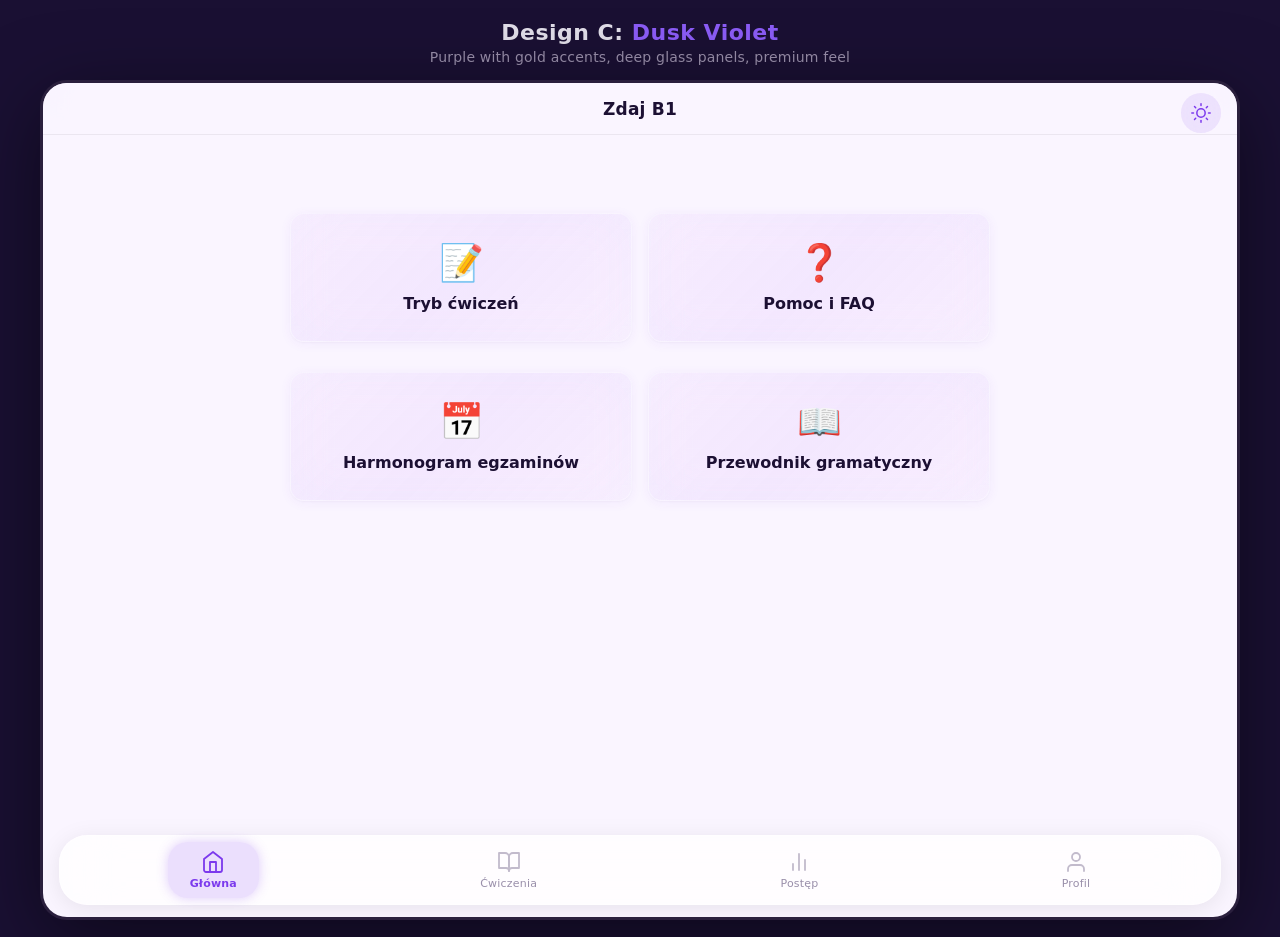
<file: docs/design-c.html>
<!DOCTYPE html>
<html lang="pl" data-theme="light">
<head>
<meta charset="UTF-8">
<meta name="viewport" content="width=device-width, initial-scale=1.0">
<title>Design C: Dusk Violet</title>
<style>
/* ========== CSS CUSTOM PROPERTIES ========== */
:root {
  --primary: #7c3aed;
  --primary-light: #8b5cf6;
  --primary-dark: #6d28d9;
  --accent: #f59e0b;
  --accent-light: #fbbf24;
  --bg: #faf5ff;
  --bg-card: rgba(255,255,255,0.65);
  --bg-card-border: rgba(255,255,255,0.35);
  --bg-nav: rgba(250,245,255,0.88);
  --bg-tab: rgba(255,255,255,0.78);
  --text: #1c1033;
  --text-secondary: #6b5b82;
  --text-muted: #998faa;
  --border-light: rgba(0,0,0,0.06);
  --border-card: rgba(255,255,255,0.6);
  --shadow-card: 0 2px 12px rgba(124,58,237,0.06), 0 1px 3px rgba(0,0,0,0.03);
  --shadow-card-hover: 0 4px 24px rgba(124,58,237,0.12);
  --glass-blur: blur(24px) saturate(170%);
  --nav-blur: blur(28px) saturate(180%);
  --progress-gradient: linear-gradient(90deg, #7c3aed, #f59e0b);
  --btn-gradient: linear-gradient(135deg, #7c3aed 0%, #8b5cf6 50%, #a78bfa 100%);
  --btn-sheen: linear-gradient(135deg, rgba(255,255,255,0.2) 0%, rgba(255,255,255,0) 50%, rgba(255,255,255,0.1) 100%);
  --exercise-bg: rgba(124,58,237,0.05);
  --exercise-border: #7c3aed;
  --input-border: #7c3aed;
  --input-bg: rgba(124,58,237,0.04);
  --input-focus-border: #f59e0b;
  --input-focus-bg: rgba(245,158,11,0.06);
  --radio-checked: #7c3aed;
  --correct-bg: rgba(124,58,237,0.1);
  --drop-zone-border: rgba(124,58,237,0.3);
  --drop-zone-bg: rgba(124,58,237,0.02);
  --word-bank-bg: rgba(245,158,11,0.06);
  --word-bank-border: rgba(245,158,11,0.15);
  --drag-border: rgba(124,58,237,0.2);
  --toggle-checked: #7c3aed;
  --avatar-gradient: linear-gradient(135deg, #7c3aed, #a78bfa);
  --ipad-bg: #faf5ff;
  --body-bg: #1a1033;
  --page-title-color: #e0dde8;
  --page-title-accent: #8b5cf6;
  --ipad-shadow: 0 0 0 3px #2a1f3d, 0 20px 80px rgba(0,0,0,0.5);
  --scrollbar-thumb: rgba(124,58,237,0.15);
  --grammar-errors-bg: linear-gradient(135deg, rgba(217,68,68,0.08), rgba(217,68,68,0.03));
  --grammar-errors-border: rgba(217,68,68,0.12);
  --grammar-topics-bg: linear-gradient(135deg, rgba(124,58,237,0.08), rgba(124,58,237,0.03));
  --grammar-topics-border: rgba(124,58,237,0.12);
  --home-card-shimmer: linear-gradient(135deg, rgba(124,58,237,0.04) 0%, rgba(139,92,246,0.08) 50%, rgba(124,58,237,0.03) 100%);
  --tab-active-bg: rgba(124,58,237,0.15);
  --tab-active-glow: 0 0 12px rgba(124,58,237,0.25);
  --set-card-border: #7c3aed;
  --danger-color: #d94444;
  --danger-border: #e8c0c0;
  --timer-bg: rgba(217,68,68,0.08);
  --timer-color: #d94444;
  --writing-border: rgba(0,0,0,0.1);
  --writing-bg: rgba(255,255,255,0.8);
  --pf-border: rgba(0,0,0,0.05);
  --expandable-bg: rgba(255,255,255,0.85);
  --expandable-body-bg: rgba(255,255,255,0.5);
  --info-border: rgba(0,0,0,0.05);
  --theme-toggle-bg: rgba(124,58,237,0.1);
  --theme-toggle-color: #7c3aed;
  --alpha-card-bg: rgba(255,255,255,0.85);
  --alpha-card-border: rgba(0,0,0,0.06);
  --result-row-bg: rgba(255,255,255,0.85);
  --result-row-border: rgba(0,0,0,0.04);
}

[data-theme="dark"] {
  --bg: #0c0a1a;
  --bg-card: rgba(30,20,50,0.7);
  --bg-card-border: rgba(255,255,255,0.08);
  --bg-nav: rgba(12,10,26,0.88);
  --bg-tab: rgba(20,14,38,0.85);
  --text: #ede9fe;
  --text-secondary: #a5a0b8;
  --text-muted: #7a7490;
  --border-light: rgba(255,255,255,0.06);
  --border-card: rgba(255,255,255,0.08);
  --shadow-card: 0 2px 12px rgba(0,0,0,0.2), 0 1px 3px rgba(124,58,237,0.05);
  --shadow-card-hover: 0 4px 24px rgba(124,58,237,0.15);
  --exercise-bg: rgba(124,58,237,0.08);
  --input-bg: rgba(124,58,237,0.08);
  --correct-bg: rgba(124,58,237,0.15);
  --drop-zone-bg: rgba(124,58,237,0.04);
  --word-bank-bg: rgba(245,158,11,0.08);
  --word-bank-border: rgba(245,158,11,0.2);
  --ipad-bg: #0c0a1a;
  --body-bg: #060412;
  --page-title-color: #c4bfd6;
  --ipad-shadow: 0 0 0 3px #2a1f4d, 0 20px 80px rgba(0,0,0,0.7), 0 0 60px rgba(124,58,237,0.08);
  --scrollbar-thumb: rgba(124,58,237,0.3);
  --grammar-topics-bg: linear-gradient(135deg, rgba(124,58,237,0.12), rgba(124,58,237,0.05));
  --grammar-topics-border: rgba(124,58,237,0.2);
  --home-card-shimmer: linear-gradient(135deg, rgba(124,58,237,0.08) 0%, rgba(139,92,246,0.12) 50%, rgba(124,58,237,0.06) 100%);
  --tab-active-bg: rgba(124,58,237,0.25);
  --tab-active-glow: 0 0 16px rgba(124,58,237,0.35);
  --writing-border: rgba(255,255,255,0.1);
  --writing-bg: rgba(30,20,50,0.5);
  --pf-border: rgba(255,255,255,0.06);
  --expandable-bg: rgba(30,20,50,0.7);
  --expandable-body-bg: rgba(30,20,50,0.4);
  --info-border: rgba(255,255,255,0.06);
  --theme-toggle-bg: rgba(245,158,11,0.15);
  --theme-toggle-color: #f59e0b;
  --alpha-card-bg: rgba(30,20,50,0.6);
  --alpha-card-border: rgba(255,255,255,0.08);
  --result-row-bg: rgba(30,20,50,0.6);
  --result-row-border: rgba(255,255,255,0.06);
  --drag-border: rgba(139,92,246,0.3);
  --timer-bg: rgba(217,68,68,0.12);
  --danger-border: rgba(217,68,68,0.3);
  --grammar-errors-bg: linear-gradient(135deg, rgba(217,68,68,0.12), rgba(217,68,68,0.05));
  --grammar-errors-border: rgba(217,68,68,0.2);
}

/* ========== RESET & BASE ========== */
*, *::before, *::after { box-sizing: border-box; margin: 0; padding: 0; }

body {
  background: var(--body-bg);
  font-family: -apple-system, 'SF Pro Display', 'SF Pro Text', system-ui, BlinkMacSystemFont, 'Segoe UI', Roboto, sans-serif;
  color: var(--text);
  display: flex;
  flex-direction: column;
  align-items: center;
  justify-content: center;
  min-height: 100vh;
  padding: 20px;
  -webkit-font-smoothing: antialiased;
  transition: background 0.3s ease, color 0.3s ease;
}

/* ========== PAGE TITLE ========== */
.page-title {
  color: var(--page-title-color);
  font-size: 22px;
  font-weight: 600;
  letter-spacing: 0.5px;
  margin-bottom: 4px;
  text-align: center;
  transition: color 0.3s ease;
}
.page-title span { color: var(--page-title-accent); }
.page-subtitle {
  color: var(--text-muted);
  font-size: 14px;
  margin-bottom: 18px;
  text-align: center;
  letter-spacing: 0.2px;
  transition: color 0.3s ease;
}

/* ========== iPad FRAME ========== */
.ipad-frame {
  width: 1194px;
  height: 834px;
  background: var(--ipad-bg);
  border-radius: 24px;
  overflow: hidden;
  position: relative;
  box-shadow: var(--ipad-shadow);
  display: flex;
  flex-direction: column;
  transition: background 0.3s ease, box-shadow 0.3s ease;
}

@media (max-width: 1240px) {
  .ipad-frame { transform: scale(0.8); transform-origin: top center; }
}
@media (max-width: 980px) {
  .ipad-frame { transform: scale(0.6); transform-origin: top center; }
}
@media (max-width: 740px) {
  .ipad-frame { transform: scale(0.42); transform-origin: top center; }
}

/* ========== THEME TOGGLE ========== */
.theme-toggle {
  position: absolute;
  top: 10px;
  right: 16px;
  z-index: 20;
  width: 40px;
  height: 40px;
  border-radius: 50%;
  border: none;
  background: var(--theme-toggle-bg);
  color: var(--theme-toggle-color);
  cursor: pointer;
  display: flex;
  align-items: center;
  justify-content: center;
  transition: all 0.3s ease;
  backdrop-filter: blur(12px);
  -webkit-backdrop-filter: blur(12px);
}
.theme-toggle:hover { transform: scale(1.1); }
.theme-toggle svg { transition: transform 0.3s ease; }
[data-theme="dark"] .theme-toggle svg { transform: rotate(180deg); }

/* ========== NAV BAR ========== */
.nav-bar {
  height: 52px;
  min-height: 52px;
  background: var(--bg-nav);
  backdrop-filter: var(--nav-blur);
  -webkit-backdrop-filter: var(--nav-blur);
  display: flex;
  align-items: center;
  justify-content: center;
  border-bottom: 1px solid var(--border-light);
  position: relative;
  z-index: 10;
  transition: background 0.3s ease, border-color 0.3s ease;
}
.nav-bar .back-btn {
  position: absolute;
  left: 16px;
  background: none;
  border: none;
  color: var(--primary-light);
  font-size: 16px;
  cursor: pointer;
  display: flex;
  align-items: center;
  gap: 4px;
  font-family: inherit;
}
.nav-bar .back-btn:hover { opacity: 0.7; }
.nav-bar .nav-title {
  font-size: 17px;
  font-weight: 600;
  color: var(--text);
  letter-spacing: 0.2px;
  transition: color 0.3s ease;
}

/* ========== CONTENT AREA ========== */
.content-area {
  flex: 1;
  overflow-y: auto;
  overflow-x: hidden;
  -webkit-overflow-scrolling: touch;
}
.content-area::-webkit-scrollbar { width: 4px; }
.content-area::-webkit-scrollbar-thumb { background: var(--scrollbar-thumb); border-radius: 4px; }

/* ========== TAB BAR ========== */
.tab-bar {
  height: auto;
  min-height: 64px;
  background: var(--bg-tab);
  backdrop-filter: var(--nav-blur);
  -webkit-backdrop-filter: var(--nav-blur);
  border: 1px solid var(--bg-card-border);
  display: flex;
  align-items: center;
  justify-content: space-around;
  z-index: 10;
  border-radius: 28px;
  margin: 0 16px 12px;
  padding: 6px 8px;
  box-shadow: 0 4px 24px rgba(0,0,0,0.08), 0 0 0 1px rgba(255,255,255,0.05);
  transition: background 0.3s ease, border-color 0.3s ease, box-shadow 0.3s ease;
}
.tab-item {
  display: flex;
  flex-direction: column;
  align-items: center;
  gap: 3px;
  cursor: pointer;
  border: none;
  background: none;
  font-family: inherit;
  padding: 8px 22px;
  transition: all 0.25s ease;
  border-radius: 20px;
  position: relative;
}
.tab-item .tab-icon { display: flex; align-items: center; justify-content: center; }
.tab-item .tab-icon svg { width: 24px; height: 24px; }
.tab-item .tab-label { font-size: 11px; color: var(--text-muted); font-weight: 500; letter-spacing: 0.2px; transition: color 0.3s ease; }
.tab-item.active {
  background: var(--tab-active-bg);
  box-shadow: var(--tab-active-glow);
}
.tab-item.active .tab-label { color: var(--primary); font-weight: 600; }
.tab-item.active .tab-icon svg { stroke: var(--primary); }
.tab-item:not(.active) .tab-icon svg { stroke: var(--text-muted); opacity: 0.6; }

/* ========== SCREEN CONTAINERS ========== */
.screen { display: none; padding: 24px; height: 100%; }
.screen.active { display: block; }
.screen-scroll { padding: 24px; }

/* ========== GLASS CARD ========== */
.card {
  background: var(--bg-card);
  backdrop-filter: var(--glass-blur);
  -webkit-backdrop-filter: var(--glass-blur);
  border-radius: 14px;
  border: 1px solid var(--bg-card-border);
  box-shadow: var(--shadow-card);
  padding: 18px;
  margin-bottom: 14px;
  transition: transform 0.15s, box-shadow 0.15s, background 0.3s ease, border-color 0.3s ease;
}
.card:hover { box-shadow: var(--shadow-card-hover); }
.card-clickable { cursor: pointer; }
.card-clickable:hover { transform: translateY(-1px); }

/* ========== HOME GRID ========== */
.home-grid {
  display: grid;
  grid-template-columns: 1fr 1fr;
  gap: 16px;
  max-width: 700px;
  margin: 30px auto 0;
}
.home-card {
  text-align: center;
  padding: 28px 18px;
  background: var(--home-card-shimmer);
  backdrop-filter: var(--glass-blur);
  -webkit-backdrop-filter: var(--glass-blur);
}
.home-card .hc-icon { font-size: 36px; margin-bottom: 10px; }
.home-card .hc-title { font-size: 16px; font-weight: 600; color: var(--text); transition: color 0.3s ease; }

/* ========== BUTTONS ========== */
.btn-primary {
  background: var(--btn-gradient);
  color: #fff;
  border: none;
  border-radius: 12px;
  padding: 13px 32px;
  font-size: 15px;
  font-weight: 600;
  cursor: pointer;
  font-family: inherit;
  transition: opacity 0.2s, transform 0.1s, box-shadow 0.3s;
  position: relative;
  overflow: hidden;
  letter-spacing: 0.2px;
}
.btn-primary::after {
  content: '';
  position: absolute;
  inset: 0;
  background: var(--btn-sheen);
  pointer-events: none;
}
.btn-primary:hover { opacity: 0.9; }
[data-theme="dark"] .btn-primary:hover { box-shadow: 0 0 20px rgba(124,58,237,0.3); }
.btn-primary:active { transform: scale(0.97); }

.btn-secondary {
  background: rgba(124,58,237,0.08);
  color: var(--primary);
  border: 1.5px solid rgba(124,58,237,0.2);
  border-radius: 12px;
  padding: 11px 24px;
  font-size: 14px;
  font-weight: 600;
  cursor: pointer;
  font-family: inherit;
  transition: all 0.2s;
}
.btn-secondary:hover { background: rgba(124,58,237,0.14); }

.btn-danger {
  background: var(--bg-card);
  color: var(--danger-color);
  border: 1.5px solid var(--danger-border);
  border-radius: 12px;
  padding: 11px 24px;
  font-size: 14px;
  font-weight: 600;
  cursor: pointer;
  font-family: inherit;
  transition: all 0.3s ease;
}

/* ========== SECTION TITLE ========== */
.section-title {
  font-size: 20px;
  font-weight: 700;
  color: var(--text);
  margin-bottom: 16px;
  transition: color 0.3s ease;
}
.section-subtitle {
  font-size: 14px;
  color: var(--text-secondary);
  margin-bottom: 20px;
  line-height: 1.5;
  transition: color 0.3s ease;
}

/* ========== LIST ITEMS ========== */
.list-item {
  display: flex;
  align-items: center;
  padding: 15px 18px;
  background: var(--bg-card);
  backdrop-filter: var(--glass-blur);
  -webkit-backdrop-filter: var(--glass-blur);
  border-radius: 12px;
  margin-bottom: 10px;
  cursor: pointer;
  border: 1px solid var(--bg-card-border);
  box-shadow: 0 1px 6px rgba(0,0,0,0.03);
  transition: all 0.15s;
  position: relative;
}
.list-item::before {
  content: '';
  position: absolute;
  left: 0;
  top: 50%;
  transform: translateY(-50%);
  width: 3px;
  height: 0;
  background: var(--primary);
  border-radius: 0 3px 3px 0;
  transition: height 0.2s ease;
}
.list-item:hover::before { height: 60%; }
.list-item:hover { transform: translateY(-1px); }
.list-item .li-icon { font-size: 22px; margin-right: 14px; }
.list-item .li-text { flex: 1; font-size: 15px; font-weight: 500; color: var(--text); transition: color 0.3s ease; }
.list-item .li-arrow { color: var(--text-muted); font-size: 18px; }

/* ========== EXERCISE STYLES ========== */
.exercise-instruction {
  background: var(--exercise-bg);
  border-left: 3px solid var(--exercise-border);
  padding: 14px 18px;
  border-radius: 0 10px 10px 0;
  margin-bottom: 20px;
  font-size: 14px;
  line-height: 1.6;
  color: var(--text-secondary);
  transition: all 0.3s ease;
}

.exercise-text {
  font-size: 15px;
  line-height: 1.8;
  color: var(--text);
  margin-bottom: 20px;
  transition: color 0.3s ease;
}

.example-badge {
  display: inline-block;
  background: var(--accent);
  color: #fff;
  font-size: 11px;
  font-weight: 700;
  padding: 2px 8px;
  border-radius: 6px;
  margin-right: 6px;
  vertical-align: middle;
}

.answer-filled {
  font-weight: 700;
  color: var(--primary);
}

.answer-gap {
  display: inline-block;
  min-width: 80px;
  border-bottom: 2px dashed var(--primary);
  padding: 0 4px;
  margin: 0 2px;
  text-align: center;
}

.question-block {
  margin-bottom: 18px;
  padding: 16px;
  background: var(--bg-card);
  border-radius: 12px;
  border: 1px solid var(--border-light);
  transition: all 0.3s ease;
}

.radio-group { margin-top: 10px; }
.radio-option {
  display: flex;
  align-items: center;
  padding: 8px 12px;
  margin: 4px 0;
  border-radius: 8px;
  cursor: pointer;
  transition: background 0.15s;
  font-size: 14px;
  color: var(--text);
}
.radio-option:hover { background: rgba(124,58,237,0.05); }
.radio-option input[type="radio"] {
  appearance: none;
  -webkit-appearance: none;
  width: 18px; height: 18px;
  border: 2px solid var(--text-muted);
  border-radius: 50%;
  margin-right: 10px;
  cursor: pointer;
  position: relative;
  flex-shrink: 0;
  transition: all 0.2s ease;
}
.radio-option input[type="radio"]:checked {
  border-color: var(--radio-checked);
  background: var(--radio-checked);
}
.radio-option input[type="radio"]:checked::after {
  content: '\2713';
  color: #fff;
  position: absolute;
  top: 50%; left: 50%;
  transform: translate(-50%, -50%);
  font-size: 11px;
}
.radio-option.correct-selected {
  background: var(--correct-bg);
}
.radio-option.correct-selected input[type="radio"] {
  border-color: var(--radio-checked);
  background: var(--radio-checked);
  pointer-events: none;
}

/* P/F radio */
.pf-row {
  display: flex;
  align-items: center;
  padding: 10px 0;
  border-bottom: 1px solid var(--pf-border);
  font-size: 14px;
  color: var(--text);
  transition: all 0.3s ease;
}
.pf-row:last-child { border-bottom: none; }
.pf-text { flex: 1; padding-right: 16px; line-height: 1.5; }
.pf-options { display: flex; gap: 12px; flex-shrink: 0; }
.pf-options label {
  display: flex;
  align-items: center;
  gap: 4px;
  cursor: pointer;
  font-weight: 600;
  color: var(--text-secondary);
  font-size: 14px;
}
.pf-options input[type="radio"] {
  appearance: none;
  -webkit-appearance: none;
  width: 20px; height: 20px;
  border: 2px solid var(--text-muted);
  border-radius: 4px;
  cursor: pointer;
  position: relative;
  transition: all 0.2s ease;
}
.pf-options input[type="radio"]:checked {
  border-color: var(--radio-checked);
  background: var(--radio-checked);
}
.pf-options input[type="radio"]:checked::after {
  content: '\2713'; color: #fff;
  position: absolute; top: 50%; left: 50%;
  transform: translate(-50%, -50%);
  font-size: 12px;
}

.play-btn {
  display: inline-flex;
  align-items: center;
  justify-content: center;
  width: 36px; height: 36px;
  background: var(--btn-gradient);
  color: #fff;
  border-radius: 50%;
  border: none;
  cursor: pointer;
  font-size: 14px;
  margin-right: 10px;
  flex-shrink: 0;
  position: relative;
  overflow: hidden;
}
.play-btn::after {
  content: '';
  position: absolute;
  inset: 0;
  background: var(--btn-sheen);
  pointer-events: none;
}

/* INPUT FIELDS */
.gap-input {
  display: inline-block;
  width: 120px;
  border: none;
  border-bottom: 2px solid var(--input-border);
  background: var(--input-bg);
  padding: 3px 6px;
  font-size: 14px;
  font-family: inherit;
  color: var(--text);
  outline: none;
  border-radius: 4px 4px 0 0;
  margin: 0 2px;
  transition: all 0.2s ease;
}
.gap-input:focus { border-bottom-color: var(--input-focus-border); background: var(--input-focus-bg); }
.gap-input.wide { width: 200px; }
.gap-input.xwide { width: 100%; max-width: 500px; }

select.gap-input {
  color: var(--text);
  background: var(--input-bg);
}
select.gap-input option {
  background: var(--ipad-bg);
  color: var(--text);
}

/* DRAG & DROP */
.drop-zone {
  min-height: 120px;
  border: 2px dashed var(--drop-zone-border);
  border-radius: 12px;
  padding: 16px;
  margin: 16px 0;
  background: var(--drop-zone-bg);
  transition: all 0.3s ease;
}
.drop-zone-label {
  text-align: center;
  color: var(--text-muted);
  font-size: 13px;
  padding: 20px;
}
.drag-item {
  display: inline-block;
  padding: 10px 16px;
  background: var(--bg-card);
  border: 1.5px solid var(--drag-border);
  border-radius: 10px;
  margin: 5px;
  cursor: grab;
  font-size: 14px;
  user-select: none;
  transition: all 0.15s;
  box-shadow: 0 1px 4px rgba(0,0,0,0.05);
  color: var(--text);
}
.drag-item:active { cursor: grabbing; transform: scale(1.03); box-shadow: 0 4px 16px rgba(124,58,237,0.15); }
.drag-items-container { margin: 12px 0; }

/* TEXTAREA */
.writing-area {
  width: 100%;
  min-height: 180px;
  border: 1.5px solid var(--writing-border);
  border-radius: 12px;
  padding: 14px;
  font-family: inherit;
  font-size: 15px;
  line-height: 1.6;
  resize: vertical;
  outline: none;
  background: var(--writing-bg);
  color: var(--text);
  transition: all 0.3s ease;
}
.writing-area:focus { border-color: var(--primary); }
.word-counter { text-align: right; font-size: 13px; color: var(--text-muted); margin-top: 6px; }

/* TIMER */
.timer-display {
  display: inline-flex;
  align-items: center;
  gap: 6px;
  background: var(--timer-bg);
  color: var(--timer-color);
  padding: 8px 16px;
  border-radius: 10px;
  font-weight: 600;
  font-size: 15px;
  margin-bottom: 20px;
}

/* PHOTO PLACEHOLDER */
.photo-placeholder {
  width: 100%;
  max-width: 420px;
  height: 200px;
  border-radius: 14px;
  background: linear-gradient(135deg, #a8d8a0 0%, #6db86b 40%, #4a9e5a 70%, #2d7a3d 100%);
  position: relative;
  overflow: hidden;
  margin: 12px 0;
}
.photo-placeholder::after {
  content: '\1F333\200D\1F468\200D\1F469\200D\1F467\200D\1F466\1F333';
  position: absolute;
  bottom: 20px;
  left: 50%;
  transform: translateX(-50%);
  font-size: 40px;
}
.photo-placeholder::before {
  content: '';
  position: absolute;
  top: 0;
  left: 0;
  right: 0;
  height: 60%;
  background: linear-gradient(180deg, #87ceeb 0%, #b0d4f1 100%);
}

/* TOGGLE SWITCH */
.toggle-switch {
  position: relative;
  width: 48px; height: 28px;
  display: inline-block;
}
.toggle-switch input { opacity: 0; width: 0; height: 0; }
.toggle-slider {
  position: absolute;
  inset: 0;
  background: var(--text-muted);
  border-radius: 28px;
  cursor: pointer;
  transition: 0.3s;
}
.toggle-slider::before {
  content: '';
  position: absolute;
  width: 22px; height: 22px;
  left: 3px; bottom: 3px;
  background: #fff;
  border-radius: 50%;
  transition: 0.3s;
  box-shadow: 0 1px 3px rgba(0,0,0,0.2);
}
.toggle-switch input:checked + .toggle-slider { background: var(--toggle-checked); }
.toggle-switch input:checked + .toggle-slider::before { transform: translateX(20px); }

/* PROGRESS BAR */
.progress-row {
  display: flex;
  align-items: center;
  margin-bottom: 12px;
  font-size: 14px;
}
.progress-label { width: 110px; font-weight: 500; color: var(--text-secondary); transition: color 0.3s ease; }
.progress-bar-bg {
  flex: 1;
  height: 10px;
  background: rgba(124,58,237,0.08);
  border-radius: 10px;
  overflow: hidden;
  margin: 0 12px;
  transition: background 0.3s ease;
}
.progress-bar-fill {
  height: 100%;
  border-radius: 10px;
  background: var(--progress-gradient);
  transition: width 0.5s;
}
.progress-value { width: 50px; text-align: right; font-weight: 600; color: var(--text); transition: color 0.3s ease; }

/* RESULT ROW */
.result-row {
  display: flex;
  align-items: center;
  padding: 14px 18px;
  background: var(--result-row-bg);
  border-radius: 12px;
  margin-bottom: 10px;
  border: 1px solid var(--result-row-border);
  transition: all 0.3s ease;
}
.result-row .rr-label { flex: 1; font-weight: 500; font-size: 15px; color: var(--text); }
.result-row .rr-value { font-weight: 700; font-size: 16px; color: var(--primary); margin-right: 10px; }
.result-row .rr-arrow { color: var(--text-muted); cursor: pointer; }

/* PROFILE */
.profile-header {
  text-align: center;
  padding: 20px 0;
}
.profile-avatar {
  width: 72px; height: 72px;
  background: var(--avatar-gradient);
  border-radius: 50%;
  display: flex;
  align-items: center;
  justify-content: center;
  font-size: 30px;
  color: #fff;
  margin: 0 auto 10px;
}
.profile-name { font-size: 20px; font-weight: 700; color: var(--text); transition: color 0.3s ease; }
.profile-email { font-size: 14px; color: var(--text-muted); margin-top: 2px; transition: color 0.3s ease; }

.info-row {
  display: flex;
  justify-content: space-between;
  padding: 10px 0;
  border-bottom: 1px solid var(--info-border);
  font-size: 14px;
  transition: border-color 0.3s ease;
}
.info-row:last-child { border-bottom: none; }
.info-label { color: var(--text-secondary); transition: color 0.3s ease; }
.info-value { font-weight: 600; color: var(--text); transition: color 0.3s ease; }

/* ALPHABET GRID */
.alpha-grid {
  display: grid;
  grid-template-columns: repeat(5, 1fr);
  gap: 10px;
  margin-top: 16px;
}
.alpha-card {
  background: var(--alpha-card-bg);
  backdrop-filter: var(--glass-blur);
  -webkit-backdrop-filter: var(--glass-blur);
  border: 1px solid var(--alpha-card-border);
  border-radius: 10px;
  padding: 14px 8px;
  text-align: center;
  transition: all 0.3s ease;
}
.alpha-letter { font-size: 22px; font-weight: 700; color: var(--primary); }
.alpha-word { font-size: 12px; color: var(--text-muted); margin-top: 2px; transition: color 0.3s ease; }

/* EXPANDABLE */
.expandable { margin-bottom: 10px; }
.expandable-header {
  display: flex;
  align-items: center;
  justify-content: space-between;
  padding: 14px 18px;
  background: var(--expandable-bg);
  backdrop-filter: var(--glass-blur);
  -webkit-backdrop-filter: var(--glass-blur);
  border-radius: 12px;
  cursor: pointer;
  border: 1px solid var(--border-light);
  font-size: 15px;
  font-weight: 500;
  color: var(--text);
  transition: all 0.3s ease;
}
.expandable-header .exp-arrow { transition: transform 0.2s; color: var(--text-muted); }
.expandable.open .exp-arrow { transform: rotate(90deg); }
.expandable-body {
  display: none;
  padding: 14px 18px;
  font-size: 14px;
  line-height: 1.6;
  color: var(--text-secondary);
  background: var(--expandable-body-bg);
  border-radius: 0 0 12px 12px;
  margin-top: -6px;
  transition: all 0.3s ease;
}
.expandable.open .expandable-body { display: block; }

/* BADGE */
.badge {
  display: inline-block;
  background: var(--accent);
  color: #fff;
  padding: 3px 10px;
  border-radius: 8px;
  font-size: 12px;
  font-weight: 700;
}

/* WORD BANK */
.word-bank {
  display: flex;
  flex-wrap: wrap;
  gap: 8px;
  padding: 14px;
  background: var(--word-bank-bg);
  border: 1px solid var(--word-bank-border);
  border-radius: 12px;
  margin-bottom: 16px;
  transition: all 0.3s ease;
}
.word-bank-item {
  padding: 6px 12px;
  background: var(--bg-card);
  border: 1px solid var(--border-light);
  border-radius: 8px;
  font-size: 14px;
  font-weight: 500;
  color: var(--text);
  transition: all 0.3s ease;
}

/* EXAM SCHEDULE */
.exam-date-card {
  padding: 16px 18px;
  margin-bottom: 10px;
}
.exam-date { font-weight: 700; color: var(--primary); font-size: 16px; margin-bottom: 4px; }
.exam-info { font-size: 14px; color: var(--text-secondary); line-height: 1.4; transition: color 0.3s ease; }

/* SET CARD */
.set-card {
  padding: 20px;
  margin-bottom: 14px;
  border-left: 4px solid var(--set-card-border);
}
.set-title { font-size: 16px; font-weight: 700; margin-bottom: 10px; color: var(--primary); }
.set-task { font-size: 14px; margin-bottom: 8px; line-height: 1.5; color: var(--text-secondary); transition: color 0.3s ease; }
.set-task strong { color: var(--text); }

/* GRAMMAR TOPIC BANNER */
.grammar-banner {
  padding: 20px;
  border-radius: 14px;
  margin-bottom: 14px;
  cursor: pointer;
  position: relative;
  overflow: hidden;
  transition: all 0.3s ease;
}
.grammar-banner.errors {
  background: var(--grammar-errors-bg);
  border: 1px solid var(--grammar-errors-border);
}
.grammar-banner.topics {
  background: var(--grammar-topics-bg);
  border: 1px solid var(--grammar-topics-border);
}
.grammar-banner-title { font-size: 16px; font-weight: 700; margin-bottom: 6px; color: var(--text); transition: color 0.3s ease; }
.grammar-banner-desc { font-size: 13px; color: var(--text-secondary); line-height: 1.5; transition: color 0.3s ease; }

/* TWO COLUMNS for exercises */
.two-col { display: flex; gap: 24px; }
.two-col .col-main { flex: 2; }
.two-col .col-side { flex: 1; }

/* Utility */
.mb-8 { margin-bottom: 8px; }
.mb-12 { margin-bottom: 12px; }
.mb-16 { margin-bottom: 16px; }
.mb-20 { margin-bottom: 20px; }
.mb-24 { margin-bottom: 24px; }
.mt-12 { margin-top: 12px; }
.mt-16 { margin-top: 16px; }
.mt-20 { margin-top: 20px; }
.text-center { text-align: center; }
.text-small { font-size: 13px; color: var(--text-muted); transition: color 0.3s ease; }
.flex-between { display: flex; justify-content: space-between; align-items: center; }
.underline-text { text-decoration: underline; text-decoration-color: var(--accent); text-underline-offset: 3px; }
</style>
</head>
<body>

<div class="page-title">Design C: <span>Dusk Violet</span></div>
<div class="page-subtitle">Purple with gold accents, deep glass panels, premium feel</div>

<div class="ipad-frame">
  <!-- THEME TOGGLE -->
  <button class="theme-toggle" id="themeToggle" onclick="toggleTheme()" aria-label="Toggle dark mode">
    <svg id="themeIcon" width="20" height="20" fill="none" stroke="currentColor" stroke-width="1.8" stroke-linecap="round" stroke-linejoin="round" viewBox="0 0 24 24">
      <circle cx="12" cy="12" r="5"/>
      <line x1="12" y1="1" x2="12" y2="3"/>
      <line x1="12" y1="21" x2="12" y2="23"/>
      <line x1="4.22" y1="4.22" x2="5.64" y2="5.64"/>
      <line x1="18.36" y1="18.36" x2="19.78" y2="19.78"/>
      <line x1="1" y1="12" x2="3" y2="12"/>
      <line x1="21" y1="12" x2="23" y2="12"/>
      <line x1="4.22" y1="19.78" x2="5.64" y2="18.36"/>
      <line x1="18.36" y1="5.64" x2="19.78" y2="4.22"/>
    </svg>
  </button>

  <!-- NAV BAR -->
  <div class="nav-bar" id="navBar">
    <button class="back-btn" id="backBtn" style="display:none" onclick="goBack()">&#8249; Wróć</button>
    <span class="nav-title" id="navTitle">Zdaj B1</span>
  </div>

  <!-- CONTENT -->
  <div class="content-area" id="contentArea">

    <!-- ==================== TAB 1: GŁÓWNA ==================== -->
    <div class="screen active" id="screen-home">
      <div class="screen-scroll">
        <div class="home-grid">
          <div class="card card-clickable home-card" onclick="navigateTo('screen-exercises','Ćwiczenia',1)">
            <div class="hc-icon">📝</div>
            <div class="hc-title">Tryb ćwiczeń</div>
          </div>
          <div class="card card-clickable home-card" onclick="navigateTo('screen-faq','Pomoc i FAQ')">
            <div class="hc-icon">❓</div>
            <div class="hc-title">Pomoc i FAQ</div>
          </div>
          <div class="card card-clickable home-card" onclick="navigateTo('screen-exam-schedule','Harmonogram egzaminów')">
            <div class="hc-icon">📅</div>
            <div class="hc-title">Harmonogram egzaminów</div>
          </div>
          <div class="card card-clickable home-card" onclick="navigateTo('screen-grammar-guide','Przewodnik gramatyczny')">
            <div class="hc-icon">📖</div>
            <div class="hc-title">Przewodnik gramatyczny</div>
          </div>
        </div>
      </div>
    </div>

    <!-- FAQ -->
    <div class="screen" id="screen-faq">
      <div class="screen-scroll">
        <div class="section-title">Pomoc i FAQ</div>
        <div class="expandable" onclick="toggleExpand(this)">
          <div class="expandable-header">
            <span>O aplikacji Zdaj B1</span>
            <span class="exp-arrow">›</span>
          </div>
          <div class="expandable-body">
            Zdaj B1 to aplikacja stworzona z myślą o osobach przygotowujących się do egzaminu z języka polskiego na poziomie B1.
            Znajdziesz tu ćwiczenia ze słuchania, czytania, gramatyki, pisania i mówienia — dokładnie takie, jakie pojawiają się
            na oficjalnym egzaminie certyfikatowym. Aplikacja śledzi Twoje postępy i dostosowuje zadania do Twoich potrzeb.
            Ćwicz w swoim tempie i zdaj egzamin z pewnością siebie!
          </div>
        </div>
        <div class="expandable" onclick="toggleExpand(this)">
          <div class="expandable-header">
            <span>Polityka Prywatności</span>
            <span class="exp-arrow">›</span>
          </div>
          <div class="expandable-body">
            Twoja prywatność jest dla nas ważna. Zbieramy wyłącznie dane niezbędne do działania aplikacji:
            adres e-mail, postępy w nauce oraz statystyki ćwiczeń. Nie udostępniamy Twoich danych osobom trzecim.
            Dane są przechowywane na bezpiecznych serwerach w Unii Europejskiej. Możesz w każdej chwili poprosić
            o usunięcie swojego konta i wszystkich powiązanych danych.
          </div>
        </div>
        <div class="mt-20 text-center">
          <button class="btn-primary" onclick="alert('Formularz kontaktowy zostanie otwarty.')">Zadaj pytanie</button>
        </div>
      </div>
    </div>

    <!-- EXAM SCHEDULE -->
    <div class="screen" id="screen-exam-schedule">
      <div class="screen-scroll">
        <div class="section-title">Harmonogram egzaminów 2026</div>
        <div class="card exam-date-card">
          <div class="exam-date">14-15.02.2026</div>
          <div class="exam-info">B1 i B2 – dla osób dorosłych<br>B1 i B2 – dla dzieci i młodzieży</div>
        </div>
        <div class="card exam-date-card">
          <div class="exam-date">25-26.04.2026</div>
          <div class="exam-info">B1 i C1 – dla osób dorosłych</div>
        </div>
        <div class="card exam-date-card">
          <div class="exam-date">27-28.06.2026</div>
          <div class="exam-info">B1 i B2 – dla osób dorosłych</div>
        </div>
        <div class="card exam-date-card">
          <div class="exam-date">17-18.10.2026</div>
          <div class="exam-info">B1 i C1 – dla osób dorosłych</div>
        </div>
        <div class="card exam-date-card">
          <div class="exam-date">5-6.12.2026</div>
          <div class="exam-info">B1 – dla osób dorosłych</div>
        </div>
        <div class="mt-20 text-center">
          <button class="btn-primary" onclick="alert('Przekierowanie do strony z lokalizacjami egzaminów.')">Sprawdź lokalizacje</button>
        </div>
      </div>
    </div>

    <!-- GRAMMAR GUIDE -->
    <div class="screen" id="screen-grammar-guide">
      <div class="screen-scroll">
        <div class="section-title">Przewodnik gramatyczny</div>
        <div class="list-item" onclick="navigateTo('screen-alphabet','Alfabet')">
          <span class="li-icon">🔤</span>
          <span class="li-text">Alfabet</span>
          <span class="li-arrow">›</span>
        </div>
      </div>
    </div>

    <!-- ALPHABET -->
    <div class="screen" id="screen-alphabet">
      <div class="screen-scroll">
        <div class="section-title">Alfabet polski</div>
        <div class="alpha-grid">
          <div class="alpha-card"><div class="alpha-letter">Aa</div><div class="alpha-word">auto</div></div>
          <div class="alpha-card"><div class="alpha-letter">Ąą</div><div class="alpha-word">wąż</div></div>
          <div class="alpha-card"><div class="alpha-letter">Bb</div><div class="alpha-word">balon</div></div>
          <div class="alpha-card"><div class="alpha-letter">Cc</div><div class="alpha-word">cukier</div></div>
          <div class="alpha-card"><div class="alpha-letter">Ćć</div><div class="alpha-word">ćma</div></div>
          <div class="alpha-card"><div class="alpha-letter">Dd</div><div class="alpha-word">dom</div></div>
          <div class="alpha-card"><div class="alpha-letter">Ee</div><div class="alpha-word">elf</div></div>
          <div class="alpha-card"><div class="alpha-letter">Ęę</div><div class="alpha-word">gęś</div></div>
          <div class="alpha-card"><div class="alpha-letter">Ff</div><div class="alpha-word">flaga</div></div>
          <div class="alpha-card"><div class="alpha-letter">Gg</div><div class="alpha-word">gwiazda</div></div>
          <div class="alpha-card"><div class="alpha-letter">Hh</div><div class="alpha-word">harfa</div></div>
          <div class="alpha-card"><div class="alpha-letter">Ii</div><div class="alpha-word">igła</div></div>
          <div class="alpha-card"><div class="alpha-letter">Jj</div><div class="alpha-word">jabłko</div></div>
          <div class="alpha-card"><div class="alpha-letter">Kk</div><div class="alpha-word">kot</div></div>
          <div class="alpha-card"><div class="alpha-letter">Ll</div><div class="alpha-word">liść</div></div>
          <div class="alpha-card"><div class="alpha-letter">Łł</div><div class="alpha-word">łódka</div></div>
          <div class="alpha-card"><div class="alpha-letter">Mm</div><div class="alpha-word">mleko</div></div>
          <div class="alpha-card"><div class="alpha-letter">Nn</div><div class="alpha-word">nos</div></div>
          <div class="alpha-card"><div class="alpha-letter">Ńń</div><div class="alpha-word">koń</div></div>
          <div class="alpha-card"><div class="alpha-letter">Oo</div><div class="alpha-word">oko</div></div>
          <div class="alpha-card"><div class="alpha-letter">Óó</div><div class="alpha-word">ból</div></div>
          <div class="alpha-card"><div class="alpha-letter">Pp</div><div class="alpha-word">pies</div></div>
          <div class="alpha-card"><div class="alpha-letter">Rr</div><div class="alpha-word">rower</div></div>
          <div class="alpha-card"><div class="alpha-letter">Ss</div><div class="alpha-word">słońce</div></div>
          <div class="alpha-card"><div class="alpha-letter">Śś</div><div class="alpha-word">świat</div></div>
          <div class="alpha-card"><div class="alpha-letter">Tt</div><div class="alpha-word">torba</div></div>
          <div class="alpha-card"><div class="alpha-letter">Uu</div><div class="alpha-word">ucho</div></div>
          <div class="alpha-card"><div class="alpha-letter">Ww</div><div class="alpha-word">woda</div></div>
          <div class="alpha-card"><div class="alpha-letter">Yy</div><div class="alpha-word">mysz</div></div>
          <div class="alpha-card"><div class="alpha-letter">Zz</div><div class="alpha-word">zamek</div></div>
          <div class="alpha-card"><div class="alpha-letter">Źź</div><div class="alpha-word">źródło</div></div>
          <div class="alpha-card"><div class="alpha-letter">Żż</div><div class="alpha-word">żaba</div></div>
        </div>
      </div>
    </div>

    <!-- ==================== TAB 2: ĆWICZENIA ==================== -->
    <div class="screen" id="screen-exercises">
      <div class="screen-scroll">
        <div class="section-title">Ćwiczenia</div>
        <div class="list-item" onclick="navigateTo('screen-ex-listening','Rozumienie ze słuchu')">
          <span class="li-icon">🎧</span>
          <span class="li-text">Rozumienie ze słuchu</span>
          <span class="li-arrow">›</span>
        </div>
        <div class="list-item" onclick="navigateTo('screen-ex-reading-list','Rozumienie tekstu')">
          <span class="li-icon">📖</span>
          <span class="li-text">Rozumienie tekstu</span>
          <span class="li-arrow">›</span>
        </div>
        <div class="list-item" onclick="navigateTo('screen-ex-grammar','Gramatyka')">
          <span class="li-icon">✏️</span>
          <span class="li-text">Gramatyka</span>
          <span class="li-arrow">›</span>
        </div>
        <div class="list-item" onclick="navigateTo('screen-ex-writing','Pisanie')">
          <span class="li-icon">✍️</span>
          <span class="li-text">Pisanie</span>
          <span class="li-arrow">›</span>
        </div>
        <div class="list-item" onclick="navigateTo('screen-ex-speaking','Mówienie')">
          <span class="li-icon">🎤</span>
          <span class="li-text">Mówienie</span>
          <span class="li-arrow">›</span>
        </div>
      </div>
    </div>

    <!-- LISTENING EXERCISE -->
    <div class="screen" id="screen-ex-listening">
      <div class="screen-scroll">
        <div class="section-title">Wybór wielokrotny</div>
        <div class="exercise-instruction">
          Proszę uważnie słuchać nagrania i wybrać poprawną odpowiedź.
        </div>

        <!-- Example -->
        <div class="question-block">
          <div class="mb-8"><span class="example-badge">Przykład</span> Ten komunikat dotyczy:</div>
          <div style="display:flex;align-items:center;margin-bottom:8px">
            <button class="play-btn" onclick="alert('Odtwarzanie nagrania...')">&#9654;</button>
            <span class="text-small">Nagranie 0</span>
          </div>
          <div class="radio-group">
            <label class="radio-option"><input type="radio" name="ex0" disabled> opóźnienia pociągu</label>
            <label class="radio-option"><input type="radio" name="ex0" disabled> zmiany peronu</label>
            <label class="radio-option correct-selected"><input type="radio" name="ex0" checked disabled> odwołania kursu</label>
          </div>
        </div>

        <!-- Q1 -->
        <div class="question-block">
          <div class="mb-8"><strong>1.</strong> Rozmowa dotyczy:</div>
          <div style="display:flex;align-items:center;margin-bottom:8px">
            <button class="play-btn" onclick="alert('Odtwarzanie nagrania...')">&#9654;</button>
            <span class="text-small">Nagranie 1</span>
          </div>
          <div class="radio-group">
            <label class="radio-option"><input type="radio" name="listen1"> planów na weekend</label>
            <label class="radio-option"><input type="radio" name="listen1"> zakupów w sklepie</label>
            <label class="radio-option"><input type="radio" name="listen1"> wizyty u lekarza</label>
          </div>
        </div>

        <!-- Q2 -->
        <div class="question-block">
          <div class="mb-8"><strong>2.</strong> Wypowiedź dotyczy:</div>
          <div style="display:flex;align-items:center;margin-bottom:8px">
            <button class="play-btn" onclick="alert('Odtwarzanie nagrania...')">&#9654;</button>
            <span class="text-small">Nagranie 2</span>
          </div>
          <div class="radio-group">
            <label class="radio-option"><input type="radio" name="listen2"> pogody na jutro</label>
            <label class="radio-option"><input type="radio" name="listen2"> przepisu na ciasto</label>
            <label class="radio-option"><input type="radio" name="listen2"> remontu mieszkania</label>
          </div>
        </div>

        <div class="mt-20 text-center">
          <button class="btn-primary" onclick="alert('Sprawdzanie odpowiedzi...')">Sprawdź</button>
        </div>
      </div>
    </div>

    <!-- READING LIST -->
    <div class="screen" id="screen-ex-reading-list">
      <div class="screen-scroll">
        <div class="section-title">Rozumienie tekstu</div>
        <div class="list-item" onclick="navigateTo('screen-reading-1','Dopasuj odpowiedzi do fragmentu')">
          <span class="li-text">1. Dopasuj odpowiedzi do fragmentu</span>
          <span class="li-arrow">›</span>
        </div>
        <div class="list-item" onclick="navigateTo('screen-reading-2','Dopasuj odpowiedzi do sytuacji')">
          <span class="li-text">2. Dopasuj odpowiedzi do sytuacji</span>
          <span class="li-arrow">›</span>
        </div>
        <div class="list-item" onclick="navigateTo('screen-reading-3','Prawda / Fałsz')">
          <span class="li-text">3. Prawda / Fałsz / Brak informacji</span>
          <span class="li-arrow">›</span>
        </div>
        <div class="list-item" onclick="navigateTo('screen-reading-4','Ułóż fragmenty')">
          <span class="li-text">4. Ułóż fragmenty w logiczną całość</span>
          <span class="li-arrow">›</span>
        </div>
        <div class="list-item" onclick="navigateTo('screen-reading-5','Uzupełnij tekst fragmentami')">
          <span class="li-text">5. Uzupełnij tekst fragmentami</span>
          <span class="li-arrow">›</span>
        </div>
        <div class="list-item" onclick="navigateTo('screen-reading-6','Uzupełnij tekst słowami')">
          <span class="li-text">6. Uzupełnij tekst słowami</span>
          <span class="li-arrow">›</span>
        </div>
        <div class="list-item" onclick="navigateTo('screen-reading-7','Połącz fragmenty')">
          <span class="li-text">7. Połącz fragmenty</span>
          <span class="li-arrow">›</span>
        </div>
        <div class="list-item" onclick="navigateTo('screen-reading-8','Uzupełnij tekst, wybierając słowa')">
          <span class="li-text">8. Uzupełnij tekst, wybierając słowa</span>
          <span class="li-arrow">›</span>
        </div>
      </div>
    </div>

    <!-- READING 1: Dopasuj odpowiedzi do fragmentu -->
    <div class="screen" id="screen-reading-1">
      <div class="screen-scroll">
        <div class="section-title">Dopasuj odpowiedzi do fragmentu</div>
        <div class="exercise-instruction">
          Proszę przeczytać fragmenty tekstów i zgodnie z przykładem zaznaczyć właściwą odpowiedź.
        </div>

        <div class="question-block">
          <div class="mb-8"><span class="example-badge">Przykład</span></div>
          <div class="exercise-text">
            W Polsce Wielkanoc to jedno z najważniejszych świąt. Rodziny spotykają się przy wspólnym stole
            i dzielą jajkiem. Tradycyjnym daniem jest żurek i biała kiełbasa.
          </div>
          <div class="mb-8"><strong>Z tego tekstu wynika, że:</strong></div>
          <div class="radio-group">
            <label class="radio-option"><input type="radio" name="r1ex" disabled> Wielkanoc obchodzi się tylko w kościele</label>
            <label class="radio-option"><input type="radio" name="r1ex" disabled> Polacy jedzą żurek na Boże Narodzenie</label>
            <label class="radio-option correct-selected"><input type="radio" name="r1ex" checked disabled> Wielkanoc to ważne święto rodzinne</label>
          </div>
        </div>

        <div class="question-block">
          <div class="mb-8"><strong>1.</strong></div>
          <div class="exercise-text">
            Kraków jest jednym z najstarszych miast w Polsce. Co roku odwiedza go ponad 10 milionów turystów.
            Największą atrakcją jest Rynek Główny z Sukiennicami.
          </div>
          <div class="mb-8"><strong>Z tego tekstu wynika, że:</strong></div>
          <div class="radio-group">
            <label class="radio-option"><input type="radio" name="r1q1"> Kraków jest mało popularny wśród turystów</label>
            <label class="radio-option"><input type="radio" name="r1q1"> Rynek Główny przyciąga wielu odwiedzających</label>
            <label class="radio-option"><input type="radio" name="r1q1"> Sukiennice to nowy budynek</label>
          </div>
        </div>

        <div class="mt-20 text-center">
          <button class="btn-primary" onclick="alert('Sprawdzanie odpowiedzi...')">Sprawdź</button>
        </div>
      </div>
    </div>

    <!-- READING 2: Dopasuj odpowiedzi do sytuacji -->
    <div class="screen" id="screen-reading-2">
      <div class="screen-scroll">
        <div class="section-title">Dopasuj odpowiedzi do sytuacji</div>
        <div class="exercise-instruction">
          Po przeczytaniu podanych napisów proszę zaznaczyć właściwą odpowiedź.
        </div>

        <div class="question-block">
          <div class="mb-8"><span class="example-badge">Przykład</span> <strong>„Uwaga! Mokra podłoga"</strong></div>
          <div class="mb-8">Ten napis można zobaczyć:</div>
          <div class="radio-group">
            <label class="radio-option"><input type="radio" name="r2ex" disabled> w restauracji</label>
            <label class="radio-option"><input type="radio" name="r2ex" disabled> na lotnisku</label>
            <label class="radio-option correct-selected"><input type="radio" name="r2ex" checked disabled> w centrum handlowym</label>
          </div>
        </div>

        <div class="question-block">
          <div class="mb-8"><strong>1.</strong> <strong>„Proszę nie dotykać eksponatów"</strong></div>
          <div class="mb-8">Ten napis można zobaczyć:</div>
          <div class="radio-group">
            <label class="radio-option"><input type="radio" name="r2q1"> w muzeum</label>
            <label class="radio-option"><input type="radio" name="r2q1"> w aptece</label>
            <label class="radio-option"><input type="radio" name="r2q1"> na dworcu</label>
          </div>
        </div>

        <div class="question-block">
          <div class="mb-8"><strong>2.</strong> <strong>„Godziny otwarcia: pon-pt 8:00-16:00"</strong></div>
          <div class="mb-8">Ten napis można zobaczyć:</div>
          <div class="radio-group">
            <label class="radio-option"><input type="radio" name="r2q2"> w banku</label>
            <label class="radio-option"><input type="radio" name="r2q2"> w klubie nocnym</label>
            <label class="radio-option"><input type="radio" name="r2q2"> na plaży</label>
          </div>
        </div>

        <div class="mt-20 text-center">
          <button class="btn-primary" onclick="alert('Sprawdzanie odpowiedzi...')">Sprawdź</button>
        </div>
      </div>
    </div>

    <!-- READING 3: Prawda / Fałsz -->
    <div class="screen" id="screen-reading-3">
      <div class="screen-scroll">
        <div class="section-title">Prawda / Fałsz</div>
        <div class="exercise-instruction">
          Proszę przeczytać tekst i zaznaczyć zdania prawdziwe (P) lub fałszywe (F).
        </div>

        <div class="card mb-20">
          <div class="exercise-text">
            Tomek mieszka w Warszawie od pięciu lat. Pracuje jako programista w dużej firmie technologicznej.
            Codziennie dojeżdża do pracy metrem, bo jego biuro znajduje się w centrum miasta.
            Po pracy często chodzi na siłownię lub spotyka się z przyjaciółmi w kawiarni.
            W weekendy lubi jeździć na rowerze po parkach. Tomek planuje przeprowadzkę do większego mieszkania,
            bo jego obecne jest za małe.
          </div>
        </div>

        <div class="card">
          <div class="pf-row">
            <div class="pf-text"><span class="example-badge">Przykład</span> Tomek mieszka w Krakowie.</div>
            <div class="pf-options">
              <label>P <input type="radio" name="pf0" disabled></label>
              <label>F <input type="radio" name="pf0" checked disabled></label>
            </div>
          </div>
          <div class="pf-row">
            <div class="pf-text"><strong>1.</strong> Tomek pracuje w branży IT.</div>
            <div class="pf-options">
              <label>P <input type="radio" name="pf1"></label>
              <label>F <input type="radio" name="pf1"></label>
            </div>
          </div>
          <div class="pf-row">
            <div class="pf-text"><strong>2.</strong> Do pracy jeździ samochodem.</div>
            <div class="pf-options">
              <label>P <input type="radio" name="pf2"></label>
              <label>F <input type="radio" name="pf2"></label>
            </div>
          </div>
          <div class="pf-row">
            <div class="pf-text"><strong>3.</strong> Po pracy chodzi na basen.</div>
            <div class="pf-options">
              <label>P <input type="radio" name="pf3"></label>
              <label>F <input type="radio" name="pf3"></label>
            </div>
          </div>
          <div class="pf-row">
            <div class="pf-text"><strong>4.</strong> W weekendy jeździ na rowerze.</div>
            <div class="pf-options">
              <label>P <input type="radio" name="pf4"></label>
              <label>F <input type="radio" name="pf4"></label>
            </div>
          </div>
          <div class="pf-row">
            <div class="pf-text"><strong>5.</strong> Jest zadowolony ze swojego mieszkania.</div>
            <div class="pf-options">
              <label>P <input type="radio" name="pf5"></label>
              <label>F <input type="radio" name="pf5"></label>
            </div>
          </div>
        </div>

        <div class="mt-20 text-center">
          <button class="btn-primary" onclick="alert('Sprawdzanie odpowiedzi...')">Sprawdź</button>
        </div>
      </div>
    </div>

    <!-- READING 4: Ułóż fragmenty -->
    <div class="screen" id="screen-reading-4">
      <div class="screen-scroll">
        <div class="section-title">Ułóż fragmenty w logiczną całość</div>
        <div class="exercise-instruction">
          Proszę poukładać podane fragmenty tekstu w logiczną całość.
        </div>

        <div class="question-block">
          <div class="mb-8"><span class="example-badge">Przykład</span></div>
          <div class="exercise-text"><strong>1.</strong> W sobotę rano Anna postanowiła zorganizować przyjęcie urodzinowe.</div>
        </div>

        <div class="drop-zone" id="dropZone">
          <div class="drop-zone-label" id="dropLabel">Przeciągnij i umieść tutaj wszystkie fragmenty tekstu w poprawnej kolejności</div>
        </div>

        <div class="drag-items-container" id="dragContainer">
          <div class="drag-item" draggable="true" ondragstart="dragStart(event)">Najpierw pojechała do supermarketu po zakupy.</div>
          <div class="drag-item" draggable="true" ondragstart="dragStart(event)">Potem przez dwie godziny gotowała i dekorowała tort.</div>
          <div class="drag-item" draggable="true" ondragstart="dragStart(event)">Wieczorem przyszli wszyscy goście i świętowali do późna.</div>
        </div>

        <div class="mt-20 text-center">
          <button class="btn-primary" onclick="alert('Sprawdzanie kolejności...')">Sprawdź</button>
        </div>
      </div>
    </div>

    <!-- READING 5: Uzupełnij tekst fragmentami -->
    <div class="screen" id="screen-reading-5">
      <div class="screen-scroll">
        <div class="section-title">Uzupełnij tekst fragmentami</div>
        <div class="exercise-instruction">
          Proszę przeczytać tekst i zgodnie z przykładem dopasować usunięte z niego fragmenty.
          Uwaga – fragmentów jest więcej niż potrzeba.
        </div>

        <div class="card mb-16">
          <div class="exercise-text">
            Transport publiczny w polskich miastach rozwija się bardzo dynamicznie.
            W Warszawie działa metro, <span class="answer-filled"><span class="example-badge">Przykład</span> które ma dwie linie</span>.
            Tramwaje kursują regularnie, {1} _______________. Wiele osób korzysta też z autobusów miejskich,
            {2} _______________. Coraz większą popularnością cieszą się rowery miejskie,
            {3} _______________. W Krakowie władze planują budowę nowej linii tramwajowej,
            {4} _______________. Nowoczesne rozwiązania transportowe pomagają zmniejszyć korki,
            {5} _______________.
          </div>
        </div>

        <div class="section-subtitle">Fragmenty do wstawienia:</div>
        <div class="drag-items-container">
          <div class="drag-item">A. które są tańsze niż taksówki</div>
          <div class="drag-item">B. szczególnie w godzinach szczytu</div>
          <div class="drag-item">C. które łączą wszystkie dzielnice</div>
          <div class="drag-item">D. która połączy centrum z przedmieściami</div>
          <div class="drag-item">E. dostępne na stacjach w całym mieście</div>
          <div class="drag-item">F. co przyczynia się do poprawy jakości powietrza</div>
          <div class="drag-item">G. ponieważ bilety są zbyt drogie</div>
        </div>

        <div class="mt-20 text-center">
          <button class="btn-primary" onclick="alert('Sprawdzanie odpowiedzi...')">Sprawdź</button>
        </div>
      </div>
    </div>

    <!-- READING 6: Uzupełnij tekst słowami -->
    <div class="screen" id="screen-reading-6">
      <div class="screen-scroll">
        <div class="section-title">Uzupełnij tekst słowami</div>
        <div class="exercise-instruction">
          Proszę uzupełnić tekst słowami z ramki zgodnie z podanym przykładem. Uwaga – słów jest więcej niż potrzeba.
        </div>

        <div class="word-bank">
          <span class="word-bank-item">codziennie</span>
          <span class="word-bank-item">owoce</span>
          <span class="word-bank-item">spacer</span>
          <span class="word-bank-item">woda</span>
          <span class="word-bank-item">sen</span>
          <span class="word-bank-item">stres</span>
          <span class="word-bank-item">dieta</span>
          <span class="word-bank-item">energia</span>
          <span class="word-bank-item">ćwiczenia</span>
          <span class="word-bank-item">witaminy</span>
          <span class="word-bank-item">lekarz</span>
        </div>

        <div class="card">
          <div class="section-subtitle" style="margin-bottom:8px"><strong>Zdrowy styl życia</strong></div>
          <div class="exercise-text">
            Zdrowy styl życia zaczyna się od dobrej diety. Lekarze zalecają, żeby jeść dużo warzyw i
            <span class="answer-filled"><span class="example-badge">Przykład</span> owoców</span>
            każdego dnia. Ważne jest także picie odpowiedniej ilości
            <input class="gap-input" placeholder="1. ___">. Regularne
            <input class="gap-input" placeholder="2. ___"> fizyczne pomagają utrzymać dobrą formę.
            Nawet krótki <input class="gap-input" placeholder="3. ___"> po obiedzie może poprawić samopoczucie.
            Nie wolno zapominać o odpowiednim <input class="gap-input" placeholder="4. ___"> — dorośli potrzebują
            około siedmiu godzin snu. Ważne jest też unikanie <input class="gap-input" placeholder="5. ___">,
            który negatywnie wpływa na zdrowie. Dbając o te elementy <input class="gap-input" placeholder="6. ___">,
            można mieć więcej <input class="gap-input" placeholder="7. ___"> i cieszyć się lepszym zdrowiem.
            Warto też regularnie odwiedzać <input class="gap-input" placeholder="8. ___">,
            żeby kontrolować stan swojego organizmu.
          </div>
        </div>

        <div class="mt-20 text-center">
          <button class="btn-primary" onclick="alert('Sprawdzanie odpowiedzi...')">Sprawdź</button>
        </div>
      </div>
    </div>

    <!-- READING 7: Połącz fragmenty -->
    <div class="screen" id="screen-reading-7">
      <div class="screen-scroll">
        <div class="section-title">Połącz fragmenty</div>
        <div class="exercise-instruction">
          Proszę zgodnie z przykładem połączyć fragmenty tekstów z odpowiednimi tytułami.
        </div>

        <div class="question-block">
          <div class="mb-8"><span class="example-badge">Przykład</span></div>
          <div class="exercise-text">
            „Naprawiam komputery, instaluję programy i pomagam w problemach z Internetem.
            Dojazd do klienta gratis." → <span class="answer-filled">Informatyk</span>
          </div>
        </div>

        <div class="question-block">
          <div class="mb-8"><strong>1.</strong></div>
          <div class="exercise-text mb-8">
            „Prowadzę zajęcia fitness i układam indywidualne plany treningowe.
            Zapraszam na pierwsze spotkanie bezpłatne."
          </div>
          <div>Tytuł: <input class="gap-input wide" placeholder="___"></div>
        </div>

        <div class="question-block">
          <div class="mb-8"><strong>2.</strong></div>
          <div class="exercise-text mb-8">
            „Oferuję lekcje gry na gitarze i pianinie dla początkujących i zaawansowanych.
            Przygotowuję również do egzaminów muzycznych."
          </div>
          <div>Tytuł: <input class="gap-input wide" placeholder="___"></div>
        </div>

        <div class="question-block">
          <div class="mb-8"><strong>3.</strong></div>
          <div class="exercise-text mb-8">
            „Tłumaczę dokumenty z języka angielskiego i niemieckiego.
            Specjalizuję się w tekstach prawniczych i medycznych."
          </div>
          <div>Tytuł: <input class="gap-input wide" placeholder="___"></div>
        </div>

        <div class="question-block">
          <div class="mb-8"><strong>4.</strong></div>
          <div class="exercise-text mb-8">
            „Projektuję ogrody i balkony. Doradzam w doborze roślin
            odpowiednich do polskiego klimatu."
          </div>
          <div>Tytuł: <input class="gap-input wide" placeholder="___"></div>
        </div>

        <div class="question-block">
          <div class="mb-8"><strong>5.</strong></div>
          <div class="exercise-text mb-8">
            „Organizuję wesela, urodziny i imprezy firmowe.
            Zajmuję się dekoracją, cateringiem i muzyką."
          </div>
          <div>Tytuł: <input class="gap-input wide" placeholder="___"></div>
        </div>

        <div class="mt-20 text-center">
          <button class="btn-primary" onclick="alert('Sprawdzanie odpowiedzi...')">Sprawdź</button>
        </div>
      </div>
    </div>

    <!-- READING 8: Uzupełnij tekst, wybierając słowa -->
    <div class="screen" id="screen-reading-8">
      <div class="screen-scroll">
        <div class="section-title">Uzupełnij tekst, wybierając słowa</div>
        <div class="exercise-instruction">
          Proszę zgodnie z przykładem wybrać najlepszą spośród możliwości podanych w nawiasach.
        </div>

        <div class="card">
          <div class="section-subtitle" style="margin-bottom:8px"><strong>Sport i rekreacja</strong></div>
          <div class="exercise-text">
            Sport odgrywa ważną rolę w życiu wielu Polaków. Najpopularniejszym sportem jest piłka
            <span class="answer-filled"><span class="example-badge">Przykład</span> nożna</span>
            (nożna / ręczna / siatkowa). Wielu ludzi regularnie
            <select class="gap-input" style="width:auto"><option value="">1. ___</option><option>biega</option><option>stoi</option><option>siedzi</option></select>
            w parkach i nad rzekami. Jazda na
            <select class="gap-input" style="width:auto"><option value="">2. ___</option><option>rowerze</option><option>koniu</option><option>desce</option></select>
            jest coraz bardziej popularna w miastach. Zimą Polacy lubią jeździć na
            <select class="gap-input" style="width:auto"><option value="">3. ___</option><option>nartach</option><option>łyżwach</option><option>sankach</option></select>
            w Zakopanem. Siłownie i kluby fitness przyciągają osoby,
            które chcą zadbać o swoją
            <select class="gap-input" style="width:auto"><option value="">4. ___</option><option>kondycję</option><option>pracę</option><option>kuchnię</option></select>.
            Pływanie jest świetnym sposobem na
            <select class="gap-input" style="width:auto"><option value="">5. ___</option><option>relaks</option><option>naukę</option><option>gotowanie</option></select>
            i poprawę zdrowia. Coraz więcej osób wybiera także
            <select class="gap-input" style="width:auto"><option value="">6. ___</option><option>jogę</option><option>szachy</option><option>gotowanie</option></select>
            jako formę aktywności fizycznej. Specjaliści zalecają minimum trzydzieści
            <select class="gap-input" style="width:auto"><option value="">7. ___</option><option>minut</option><option>godzin</option><option>dni</option></select>
            ruchu dziennie. Regularne ćwiczenia pomagają w redukcji
            <select class="gap-input" style="width:auto"><option value="">8. ___</option><option>stresu</option><option>pieniędzy</option><option>czasu</option></select>
            i poprawiają samopoczucie.
          </div>
        </div>

        <div class="mt-20 text-center">
          <button class="btn-primary" onclick="alert('Sprawdzanie odpowiedzi...')">Sprawdź</button>
        </div>
      </div>
    </div>

    <!-- GRAMMAR MAIN -->
    <div class="screen" id="screen-ex-grammar">
      <div class="screen-scroll">
        <div class="section-title">Gramatyka</div>

        <div class="grammar-banner errors" onclick="alert('Ta funkcja wymaga analizy Twoich wcześniejszych odpowiedzi.')">
          <div class="grammar-banner-title">📋 Ćwiczenia na podstawie błędów</div>
          <div class="grammar-banner-desc">Przeanalizujemy Twoje błędy i na ich podstawie otrzymasz zadania, które pozwolą Ci się doskonalić.</div>
        </div>

        <div class="grammar-banner topics" onclick="navigateTo('screen-grammar-topics','Ćwiczenia według tematów')">
          <div class="grammar-banner-title">📚 Ćwiczenia według tematów</div>
          <div class="grammar-banner-desc">Ćwicz co chcesz – wybieraj wśród zagadnień gramatycznych.</div>
        </div>
      </div>
    </div>

    <!-- GRAMMAR TOPICS LIST -->
    <div class="screen" id="screen-grammar-topics">
      <div class="screen-scroll">
        <div class="section-title">Ćwiczenia według tematów</div>
        <div class="list-item" onclick="navigateTo('screen-gram-1','Odmiana rzeczownika i przymiotnika')"><span class="li-text">1. Odmiana rzeczownika i przymiotnika</span><span class="li-arrow">›</span></div>
        <div class="list-item" onclick="navigateTo('screen-gram-2','Stopniowanie')"><span class="li-text">2. Stopniowanie przymiotników i przysłówków</span><span class="li-arrow">›</span></div>
        <div class="list-item" onclick="navigateTo('screen-gram-3','Czas teraźniejszy i przyszły')"><span class="li-text">3. Czas teraźniejszy i przyszły</span><span class="li-arrow">›</span></div>
        <div class="list-item" onclick="navigateTo('screen-gram-4','Czas przeszły')"><span class="li-text">4. Czas przeszły</span><span class="li-arrow">›</span></div>
        <div class="list-item" onclick="navigateTo('screen-gram-5','Czas teraźniejszy i przeszły')"><span class="li-text">5. Czas teraźniejszy i przeszły</span><span class="li-arrow">›</span></div>
        <div class="list-item" onclick="navigateTo('screen-gram-6','Aspekt czasownika')"><span class="li-text">6. Aspekt czasownika</span><span class="li-arrow">›</span></div>
        <div class="list-item" onclick="navigateTo('screen-gram-7','Aspekt i tryby czasownika')"><span class="li-text">7. Aspekt i tryby czasownika</span><span class="li-arrow">›</span></div>
        <div class="list-item" onclick="navigateTo('screen-gram-8','Tryb rozkazujący')"><span class="li-text">8. Tryb rozkazujący</span><span class="li-arrow">›</span></div>
        <div class="list-item" onclick="navigateTo('screen-gram-9','Tryb przypuszczający')"><span class="li-text">9. Tryb przypuszczający</span><span class="li-arrow">›</span></div>
        <div class="list-item" onclick="navigateTo('screen-gram-10','Zaimki osobowe')"><span class="li-text">10. Zaimki osobowe</span><span class="li-arrow">›</span></div>
        <div class="list-item" onclick="navigateTo('screen-gram-11','Przyimki')"><span class="li-text">11. Przyimki</span><span class="li-arrow">›</span></div>
        <div class="list-item" onclick="navigateTo('screen-gram-12','Spójniki')"><span class="li-text">12. Spójniki</span><span class="li-arrow">›</span></div>
        <div class="list-item" onclick="navigateTo('screen-gram-13','Pełna odmiana')"><span class="li-text">13. Pełna odmiana</span><span class="li-arrow">›</span></div>
        <div class="list-item" onclick="navigateTo('screen-gram-14','Liczebniki')"><span class="li-text">14. Liczebniki</span><span class="li-arrow">›</span></div>
        <div class="list-item" onclick="navigateTo('screen-gram-15','Zadawanie pytań')"><span class="li-text">15. Zadawanie pytań</span><span class="li-arrow">›</span></div>
        <div class="list-item" onclick="navigateTo('screen-gram-16','Transformacje zdań')"><span class="li-text">16. Transformacje zdań</span><span class="li-arrow">›</span></div>
      </div>
    </div>

    <!-- GRAMMAR 1: Odmiana rzeczownika i przymiotnika -->
    <div class="screen" id="screen-gram-1">
      <div class="screen-scroll">
        <div class="section-title">Odmiana rzeczownika i przymiotnika</div>
        <div class="exercise-instruction">
          Proszę uzupełnić tekst poprawną formą wyrazów w nawiasach zgodnie z podanym przykładem.
        </div>
        <div class="card">
          <div class="exercise-text">
            W zeszłym tygodniu odwiedziłam swoją <span class="answer-filled"><span class="example-badge">Przykład</span> babcię</span> (babcia).
            Mieszka w małym <input class="gap-input" placeholder="___"> (miasto) nad <input class="gap-input" placeholder="___"> (morze).
            Zabrała mnie na spacer po <input class="gap-input" placeholder="___"> (plaża) i do <input class="gap-input" placeholder="___"> (kościół).
            Wieczorem jedliśmy pyszną kolację z <input class="gap-input" placeholder="___"> (świeży) <input class="gap-input" placeholder="___"> (ryba).
            Opowiadała mi o swoich <input class="gap-input" placeholder="___"> (dawny) <input class="gap-input" placeholder="___"> (podróż).
            Bardzo lubię spędzać czas z moją <input class="gap-input" placeholder="___"> (kochany) <input class="gap-input" placeholder="___"> (babcia).
          </div>
        </div>
        <div class="mt-20 text-center">
          <button class="btn-primary" onclick="alert('Sprawdzanie odpowiedzi...')">Sprawdź</button>
        </div>
      </div>
    </div>

    <!-- GRAMMAR 2: Stopniowanie -->
    <div class="screen" id="screen-gram-2">
      <div class="screen-scroll">
        <div class="section-title">Stopniowanie przymiotników i przysłówków</div>
        <div class="exercise-instruction">
          Proszę uzupełnić tekst poprawną formą wyrazów podanych w nawiasach zgodnie z podanym przykładem.
        </div>
        <div class="card">
          <div class="exercise-text">
            Warszawa jest <span class="answer-filled"><span class="example-badge">Przykład</span> większa</span> (duży) niż Lublin.
            Kraków jest <input class="gap-input" placeholder="___"> (stary) niż Gdańsk.
            W górach jest <input class="gap-input" placeholder="___"> (zimno) niż nad morzem.
            Mój brat biega <input class="gap-input" placeholder="___"> (szybko) niż ja.
            Ta restauracja jest <input class="gap-input" placeholder="___"> (dobry) niż tamta.
            Dzisiaj jest <input class="gap-input" placeholder="___"> (ciepło) niż wczoraj.
          </div>
        </div>
        <div class="mt-20 text-center">
          <button class="btn-primary" onclick="alert('Sprawdzanie odpowiedzi...')">Sprawdź</button>
        </div>
      </div>
    </div>

    <!-- GRAMMAR 3: Czas teraźniejszy i przyszły -->
    <div class="screen" id="screen-gram-3">
      <div class="screen-scroll">
        <div class="section-title">Czas teraźniejszy i przyszły</div>
        <div class="exercise-instruction">
          Proszę uzupełnić tekst czasownikami w czasie teraźniejszym lub przyszłym prostym zgodnie z podanym przykładem.
          <br><strong>!!! (Uwaga: proszę używać TYLKO bezokoliczników)</strong>
        </div>
        <div class="card">
          <div class="exercise-text">
            W każdy poniedziałek Marta <span class="answer-filled"><span class="example-badge">Przykład</span> chodzi</span> (chodzić) na kurs języka polskiego.
            Jutro <input class="gap-input" placeholder="___"> (jechać) do Gdańska, a potem <input class="gap-input" placeholder="___"> (zwiedzać) Stare Miasto.
            Jej przyjaciel <input class="gap-input" placeholder="___"> (mieszkać) tam od roku.
            Razem <input class="gap-input" placeholder="___"> (jeść) obiad w nowej restauracji.
            Wieczorem <input class="gap-input" placeholder="___"> (wracać) pociągiem do Warszawy.
          </div>
        </div>
        <div class="mt-20 text-center">
          <button class="btn-primary" onclick="alert('Sprawdzanie odpowiedzi...')">Sprawdź</button>
        </div>
      </div>
    </div>

    <!-- GRAMMAR 4: Czas przeszły -->
    <div class="screen" id="screen-gram-4">
      <div class="screen-scroll">
        <div class="section-title">Czas przeszły</div>
        <div class="exercise-instruction">
          Proszę uzupełnić tekst czasownikami w czasie przeszłym zgodnie z podanym przykładem.
        </div>
        <div class="card">
          <div class="exercise-text">
            Wczoraj Kasia <span class="answer-filled"><span class="example-badge">Przykład</span> wstała</span> (wstać) bardzo wcześnie.
            <input class="gap-input" placeholder="___"> (Pojechać) na dworzec i <input class="gap-input" placeholder="___"> (kupić) bilet do Wrocławia.
            W pociągu <input class="gap-input" placeholder="___"> (czytać) książkę i <input class="gap-input" placeholder="___"> (słuchać) muzyki.
            Na miejscu <input class="gap-input" placeholder="___"> (spotkać) się z koleżanką.
            Razem <input class="gap-input" placeholder="___"> (zwiedzić) zoo i <input class="gap-input" placeholder="___"> (zjeść) lody w parku.
          </div>
        </div>
        <div class="mt-20 text-center">
          <button class="btn-primary" onclick="alert('Sprawdzanie odpowiedzi...')">Sprawdź</button>
        </div>
      </div>
    </div>

    <!-- GRAMMAR 5: Czas teraźniejszy i przeszły -->
    <div class="screen" id="screen-gram-5">
      <div class="screen-scroll">
        <div class="section-title">Czas teraźniejszy i przeszły</div>
        <div class="exercise-instruction">
          Proszę – zgodnie z przykładami – uzupełnić tekst poprawnymi formami wyrazów podanych w nawiasach (czas teraźniejszy i przeszły).
        </div>
        <div class="card">
          <div class="exercise-text">
            Teraz Anna <span class="answer-filled"><span class="example-badge">Przykład</span> pracuje</span> (pracować) w biurze.
            Wczoraj <input class="gap-input" placeholder="___"> (sprzątać) mieszkanie i <input class="gap-input" placeholder="___"> (gotować) obiad.
            Dziś <input class="gap-input" placeholder="___"> (planować) wyjście do kina.
            Ostatnio <input class="gap-input" placeholder="___"> (zacząć) uczyć się hiszpańskiego.
            Co wieczór <input class="gap-input" placeholder="___"> (oglądać) seriale i <input class="gap-input" placeholder="___"> (pić) herbatę.
          </div>
        </div>
        <div class="mt-20 text-center">
          <button class="btn-primary" onclick="alert('Sprawdzanie odpowiedzi...')">Sprawdź</button>
        </div>
      </div>
    </div>

    <!-- GRAMMAR 6: Aspekt czasownika -->
    <div class="screen" id="screen-gram-6">
      <div class="screen-scroll">
        <div class="section-title">Aspekt czasownika</div>
        <div class="exercise-instruction">
          Proszę uzupełnić tekst właściwą formą jednego z czasowników w nawiasach zgodnie z podanym przykładem.
        </div>
        <div class="card">
          <div class="exercise-text">
            W sobotę <span class="answer-filled"><span class="example-badge">Przykład</span> wybrałem się</span> (wybierać się / wybrać się) na zakupy.
            Mama <input class="gap-input wide" placeholder="___"> (prosić / poprosić) mnie o chleb i mleko.
            Długo <input class="gap-input wide" placeholder="___"> (szukać / poszukać) dobrej oferty.
            W końcu <input class="gap-input wide" placeholder="___"> (kupować / kupić) wszystko
            i <input class="gap-input wide" placeholder="___"> (wracać / wrócić) do domu.
          </div>
        </div>
        <div class="mt-20 text-center">
          <button class="btn-primary" onclick="alert('Sprawdzanie odpowiedzi...')">Sprawdź</button>
        </div>
      </div>
    </div>

    <!-- GRAMMAR 7: Aspekt i tryby czasownika -->
    <div class="screen" id="screen-gram-7">
      <div class="screen-scroll">
        <div class="section-title">Aspekt i tryby czasownika</div>
        <div class="exercise-instruction">
          Proszę wybrać poprawną formę wyrazów podanych w nawiasach (aspekt i tryby).
        </div>
        <div class="card">
          <div class="exercise-text" style="line-height:2.2">
            <strong>Ola:</strong> Hej! Wiesz, że jutro <span class="answer-filled"><span class="example-badge">Przykład</span> muszę</span> kupić prezent dla mamy?<br>
            <strong>Paweł:</strong> Tak, może <input class="gap-input" placeholder="___"> (pojechać / jechać) razem do centrum?<br>
            <strong>Ola:</strong> Świetny pomysł! Chciałabym <input class="gap-input" placeholder="___"> (kupować / kupić) jej nowy szalik.<br>
            <strong>Paweł:</strong> A może <input class="gap-input" placeholder="___"> (wybrać / wybierać) coś innego? Na przykład książkę?<br>
            <strong>Ola:</strong> Nie, mama ostatnio <input class="gap-input" placeholder="___"> (mówić / powiedzieć), że potrzebuje ciepłego szalika.<br>
            <strong>Paweł:</strong> Dobrze, to <input class="gap-input" placeholder="___"> (szukać / poszukać) czegoś ładnego w galerii.<br>
            <strong>Ola:</strong> Super! <input class="gap-input" placeholder="___"> (Spotykać / Spotkajmy) się o trzeciej pod wejściem.<br>
            <strong>Paweł:</strong> Umówione! Nie <input class="gap-input" placeholder="___"> (spóźniać / spóźnij) się!<br>
            <strong>Ola:</strong> Obiecuję, że <input class="gap-input" placeholder="___"> (przychodzić / przyjdę) punktualnie.
          </div>
        </div>
        <div class="mt-20 text-center">
          <button class="btn-primary" onclick="alert('Sprawdzanie odpowiedzi...')">Sprawdź</button>
        </div>
      </div>
    </div>

    <!-- GRAMMAR 8: Tryb rozkazujący -->
    <div class="screen" id="screen-gram-8">
      <div class="screen-scroll">
        <div class="section-title">Tryb rozkazujący</div>
        <div class="exercise-instruction">
          Proszę uzupełnić tekst właściwą formą czasowników w nawiasach w trybie rozkazującym.
        </div>
        <div class="card">
          <div class="exercise-text">
            <span class="answer-filled"><span class="example-badge">Przykład</span> Pokrój</span> (pokroić) warzywa na małe kawałki.
            <input class="gap-input" placeholder="___"> (Dodać) łyżkę oliwy na patelnię.
            <input class="gap-input" placeholder="___"> (Wymieszać) wszystko dokładnie.
            <input class="gap-input" placeholder="___"> (Nie zapomnieć) o przyprawach!
            <input class="gap-input" placeholder="___"> (Smażyć) na małym ogniu przez pięć minut.
            <input class="gap-input" placeholder="___"> (Podać) na ciepłym talerzu.
            <input class="gap-input" placeholder="___"> (Posypać) świeżą pietruszką i <input class="gap-input" placeholder="___"> (podać) do stołu.
          </div>
        </div>
        <div class="mt-20 text-center">
          <button class="btn-primary" onclick="alert('Sprawdzanie odpowiedzi...')">Sprawdź</button>
        </div>
      </div>
    </div>

    <!-- GRAMMAR 9: Tryb przypuszczający -->
    <div class="screen" id="screen-gram-9">
      <div class="screen-scroll">
        <div class="section-title">Tryb przypuszczający</div>
        <div class="exercise-instruction">
          Proszę uzupełnić tekst, wpisując poprawne formy czasowników w trybie przypuszczającym, zgodnie z podanym przykładem.
        </div>
        <div class="card">
          <div class="exercise-text">
            <span class="answer-filled"><span class="example-badge">Przykład</span> Gdybym miała</span> (ja – gdyby mieć) więcej czasu,
            <input class="gap-input wide" placeholder="___"> (uczyć się) gry na gitarze.
            Mój kolega <input class="gap-input wide" placeholder="___"> (chcieć) pojechać do Japonii.
            <input class="gap-input wide" placeholder="___"> (Kupić) tam dużo pamiątek.
            Gdybyśmy <input class="gap-input wide" placeholder="___"> (znać) język japoński,
            <input class="gap-input wide" placeholder="___"> (rozmawiać) z mieszkańcami.
            A ty, co <input class="gap-input wide" placeholder="___"> (robić), gdybyś miał więcej wolnego czasu?
          </div>
        </div>
        <div class="mt-20 text-center">
          <button class="btn-primary" onclick="alert('Sprawdzanie odpowiedzi...')">Sprawdź</button>
        </div>
      </div>
    </div>

    <!-- GRAMMAR 10: Zaimki osobowe -->
    <div class="screen" id="screen-gram-10">
      <div class="screen-scroll">
        <div class="section-title">Zaimki osobowe</div>
        <div class="exercise-instruction">
          Proszę wybrać poprawną formę wyrazu zgodnie z podanym przykładem.
        </div>
        <div class="card">
          <div class="exercise-text" style="line-height:2.4">
            <strong>1.</strong> Piotr rozmawia z <span class="answer-filled"><span class="example-badge">Przykład</span> jego</span> kolegą o planach.<br>
            <strong>2.</strong> Ona zabrała <input class="gap-input" placeholder="___"> torebkę i wyszła.<br>
            <strong>3.</strong> My poszliśmy do <input class="gap-input" placeholder="___"> nowego mieszkania.<br>
            <strong>4.</strong> Czy widziałeś <input class="gap-input" placeholder="___"> wczoraj w sklepie?<br>
            <strong>5.</strong> Dałam <input class="gap-input" placeholder="___"> książkę, którą chciałaś.<br>
            <strong>6.</strong> Oni zaprosili <input class="gap-input" placeholder="___"> na kolację.<br>
            <strong>7.</strong> Spotkaliśmy <input class="gap-input" placeholder="___"> przypadkiem na ulicy.<br>
            <strong>8.</strong> To jest prezent dla <input class="gap-input" placeholder="___">.<br>
            <strong>9.</strong> Czy mogę <input class="gap-input" placeholder="___"> o coś zapytać?<br>
            <strong>10.</strong> Powiedz <input class="gap-input" placeholder="___">, żeby przyszedł wcześniej.<br>
            <strong>11.</strong> Chcę z <input class="gap-input" placeholder="___"> porozmawiać o wakacjach.
          </div>
        </div>
        <div class="mt-20 text-center">
          <button class="btn-primary" onclick="alert('Sprawdzanie odpowiedzi...')">Sprawdź</button>
        </div>
      </div>
    </div>

    <!-- GRAMMAR 11: Przyimki -->
    <div class="screen" id="screen-gram-11">
      <div class="screen-scroll">
        <div class="section-title">Przyimki</div>
        <div class="exercise-instruction">
          Proszę uzupełnić tekst wyrazami z ramki zgodnie z podanym przykładem.
          Uwaga! Niektóre wyrazy mogą być użyte więcej niż jeden raz.
        </div>
        <div class="word-bank">
          <span class="word-bank-item">do</span>
          <span class="word-bank-item">w</span>
          <span class="word-bank-item">na</span>
          <span class="word-bank-item">z</span>
          <span class="word-bank-item">po</span>
          <span class="word-bank-item">od</span>
          <span class="word-bank-item">dla</span>
          <span class="word-bank-item">o</span>
          <span class="word-bank-item">przed</span>
          <span class="word-bank-item">przy</span>
        </div>
        <div class="card">
          <div class="exercise-text">
            W weekend pojechaliśmy <span class="answer-filled"><span class="example-badge">Przykład</span> do</span> Zakopanego.
            Zatrzymaliśmy się <input class="gap-input" placeholder="___"> małym pensjonacie <input class="gap-input" placeholder="___"> centrum.
            Rano poszliśmy <input class="gap-input" placeholder="___"> spacer <input class="gap-input" placeholder="___"> Krupówkach.
            Kupiliśmy oscypki <input class="gap-input" placeholder="___"> straganie i pamiątki <input class="gap-input" placeholder="___"> rodziny.
            <input class="gap-input" placeholder="___"> obiedzie jedliśmy <input class="gap-input" placeholder="___"> restauracji góralską kuchnię.
            Wieczorem wróciliśmy <input class="gap-input" placeholder="___"> pensjonatu zmęczeni, ale zadowoleni.
          </div>
        </div>
        <div class="mt-20 text-center">
          <button class="btn-primary" onclick="alert('Sprawdzanie odpowiedzi...')">Sprawdź</button>
        </div>
      </div>
    </div>

    <!-- GRAMMAR 12: Spójniki -->
    <div class="screen" id="screen-gram-12">
      <div class="screen-scroll">
        <div class="section-title">Spójniki</div>
        <div class="exercise-instruction">
          Proszę uzupełnić tekst wyrazami z ramki zgodnie z podanym przykładem.
          Uwaga! Niektóre wyrazy mogą być użyte dwa razy, a niektóre wcale.
        </div>
        <div class="word-bank">
          <span class="word-bank-item">jednak</span>
          <span class="word-bank-item">czy</span>
          <span class="word-bank-item">bo</span>
          <span class="word-bank-item">ale</span>
          <span class="word-bank-item">i</span>
          <span class="word-bank-item">a</span>
          <span class="word-bank-item">albo</span>
          <span class="word-bank-item">chociaż</span>
          <span class="word-bank-item">żeby</span>
          <span class="word-bank-item">że</span>
          <span class="word-bank-item">więc</span>
        </div>
        <div class="card">
          <div class="exercise-text">
            Rano wstaję wcześnie, <span class="answer-filled"><span class="example-badge">Przykład</span> ale</span> nie lubię tego.
            Jem śniadanie <input class="gap-input" placeholder="___"> piję kawę.
            Potem jadę do pracy, <input class="gap-input" placeholder="___"> mój autobus odjeżdża o siódmej.
            Mój kolega twierdzi, <input class="gap-input" placeholder="___"> kawa jest niezdrowa,
            <input class="gap-input" placeholder="___"> ja się z nim nie zgadzam.
            Nie wiem, <input class="gap-input" placeholder="___"> jutro pójdę na siłownię
            <input class="gap-input" placeholder="___"> na basen.
            <input class="gap-input" placeholder="___"> pada deszcz, zawsze biorę parasol.
            Uczę się polskiego, <input class="gap-input" placeholder="___"> zdać egzamin B1.
            Nauka jest trudna, <input class="gap-input" placeholder="___"> nie podaję się.
            Muszę więcej ćwiczyć, <input class="gap-input" placeholder="___"> zapisałem się na kurs.
          </div>
        </div>
        <div class="mt-20 text-center">
          <button class="btn-primary" onclick="alert('Sprawdzanie odpowiedzi...')">Sprawdź</button>
        </div>
      </div>
    </div>

    <!-- GRAMMAR 13: Pełna odmiana -->
    <div class="screen" id="screen-gram-13">
      <div class="screen-scroll">
        <div class="section-title">Pełna odmiana</div>
        <div class="exercise-instruction">
          Proszę wybrać poprawne formy wyrazów podanych w nawiasach (odmiana rzeczowników, przymiotników i zaimków).
        </div>
        <div class="card">
          <div class="exercise-text">
            W niedzielę moja rodzina spotkała się na <span class="answer-filled"><span class="example-badge">Przykład</span> wspólnym</span> (wspólny) obiedzie.
            Mama przygotowała pyszną zupę z <input class="gap-input" placeholder="___"> (świeży) <input class="gap-input" placeholder="___"> (pomidor).
            Tata przyniósł ciasto od <input class="gap-input" placeholder="___"> (nasz) <input class="gap-input" placeholder="___"> (ulubiony) cukiernika.
            Siostra rozmawiała z <input class="gap-input" placeholder="___"> (mój) <input class="gap-input" placeholder="___"> (młodszy) bratem o szkole.
            Babcia opowiadała o <input class="gap-input" placeholder="___"> (dawny) <input class="gap-input" placeholder="___"> (czas).
            Po obiedzie poszliśmy na spacer do <input class="gap-input" placeholder="___"> (najbliższy) parku.
          </div>
        </div>
        <div class="mt-20 text-center">
          <button class="btn-primary" onclick="alert('Sprawdzanie odpowiedzi...')">Sprawdź</button>
        </div>
      </div>
    </div>

    <!-- GRAMMAR 14: Liczebniki -->
    <div class="screen" id="screen-gram-14">
      <div class="screen-scroll">
        <div class="section-title">Liczebniki</div>
        <div class="exercise-instruction">
          Proszę wybrać poprawną formę wyrazu zgodnie z podanym przykładem.
        </div>
        <div class="card">
          <div class="exercise-text" style="line-height:2.4">
            Mamy <span class="answer-filled"><span class="example-badge">Przykład</span> trzy</span> pokoje: sypialnię, salon i gabinet.<br>
            W kuchni stoi <input class="gap-input" placeholder="___"> (sześć) krzeseł.<br>
            Na półce leży <input class="gap-input" placeholder="___"> (dwanaście) książek.<br>
            W naszym domu mieszka <input class="gap-input" placeholder="___"> (pięć) osób.<br>
            Mam <input class="gap-input" placeholder="___"> (dwa) koty i <input class="gap-input" placeholder="___"> (jeden) psa.<br>
            Kupiłam <input class="gap-input" placeholder="___"> (cztery) bilety do kina.<br>
            Na przyjęciu było <input class="gap-input" placeholder="___"> (dwadzieścia) gości.
          </div>
        </div>
        <div class="mt-20 text-center">
          <button class="btn-primary" onclick="alert('Sprawdzanie odpowiedzi...')">Sprawdź</button>
        </div>
      </div>
    </div>

    <!-- GRAMMAR 15: Zadawanie pytań -->
    <div class="screen" id="screen-gram-15">
      <div class="screen-scroll">
        <div class="section-title">Zadawanie pytań</div>
        <div class="exercise-instruction">
          Proszę – zgodnie z przykładem – zapytać o podkreśloną część zdania.
        </div>

        <div class="question-block">
          <div class="mb-8"><span class="example-badge">Przykład</span></div>
          <div class="exercise-text">
            <span class="underline-text"><strong>Maria</strong></span> jest moją sąsiadką.
            → <span class="answer-filled">Kto</span> jest twoją sąsiadką?
          </div>
        </div>

        <div class="question-block">
          <div class="mb-8"><strong>1.</strong></div>
          <div class="exercise-text mb-8">
            Spotkamy się <span class="underline-text"><strong>w piątek</strong></span>.
          </div>
          <div><input class="gap-input wide" placeholder="___"> się spotkacie? &nbsp;→&nbsp; w piątek</div>
        </div>

        <div class="question-block">
          <div class="mb-8"><strong>2.</strong></div>
          <div class="exercise-text mb-8">
            Kupiłam <span class="underline-text"><strong>nową sukienkę</strong></span>.
          </div>
          <div><input class="gap-input wide" placeholder="___"> kupiłaś? &nbsp;→&nbsp; nową sukienkę</div>
        </div>

        <div class="question-block">
          <div class="mb-8"><strong>3.</strong></div>
          <div class="exercise-text mb-8">
            Jadę <span class="underline-text"><strong>do Poznania</strong></span>.
          </div>
          <div><input class="gap-input wide" placeholder="___"> jedziesz? &nbsp;→&nbsp; do Poznania</div>
        </div>

        <div class="question-block">
          <div class="mb-8"><strong>4.</strong></div>
          <div class="exercise-text mb-8">
            Ten sweter kosztuje <span class="underline-text"><strong>sto złotych</strong></span>.
          </div>
          <div><input class="gap-input wide" placeholder="___"> kosztuje ten sweter? &nbsp;→&nbsp; sto złotych</div>
        </div>

        <div class="mt-20 text-center">
          <button class="btn-primary" onclick="alert('Sprawdzanie odpowiedzi...')">Sprawdź</button>
        </div>
      </div>
    </div>

    <!-- GRAMMAR 16: Transformacje zdań -->
    <div class="screen" id="screen-gram-16">
      <div class="screen-scroll">
        <div class="section-title">Transformacje zdań</div>
        <div class="exercise-instruction">
          Proszę – zgodnie z przykładem – użyć wyrazu w nawiasie i przekształcić zdanie tak, by miało ten sam sens.
        </div>

        <div class="question-block">
          <div class="mb-8"><span class="example-badge">Przykład</span></div>
          <div class="exercise-text">
            Wszystkie dzieci poszły na plac zabaw oprócz Ani. (tylko)<br>
            → <span class="answer-filled">Na plac zabaw nie poszła tylko Ania.</span>
          </div>
        </div>

        <div class="question-block">
          <div class="mb-8"><strong>1.</strong></div>
          <div class="exercise-text mb-8">
            Podała herbatę i ciastko. (zarówno, jak i)
          </div>
          <div>→ <input class="gap-input xwide" placeholder="Wpisz przekształcone zdanie..."></div>
        </div>

        <div class="question-block">
          <div class="mb-8"><strong>2.</strong></div>
          <div class="exercise-text mb-8">
            Nie mamy wolnego czasu na spacer. (Nikt)
          </div>
          <div>→ <input class="gap-input xwide" placeholder="Wpisz przekształcone zdanie..."></div>
        </div>

        <div class="question-block">
          <div class="mb-8"><strong>3.</strong></div>
          <div class="exercise-text mb-8">
            Każdy sklep był zamknięty w niedzielę. (Żaden)
          </div>
          <div>→ <input class="gap-input xwide" placeholder="Wpisz przekształcone zdanie..."></div>
        </div>

        <div class="mt-20 text-center">
          <button class="btn-primary" onclick="alert('Sprawdzanie odpowiedzi...')">Sprawdź</button>
        </div>
      </div>
    </div>

    <!-- WRITING: Set selection -->
    <div class="screen" id="screen-ex-writing">
      <div class="screen-scroll">
        <div class="section-title">Pisanie</div>
        <div class="exercise-instruction">
          Uwaga! Wybierz jeden zestaw i zrób oba zadania (a i b) z tego zestawu.
        </div>

        <div class="card set-card">
          <div class="set-title">Zestaw 1</div>
          <div class="set-task"><strong>Zadanie A:</strong> Proszę napisać zaproszenie na grilla z okazji Twoich urodzin. Podaj miejsce, datę i godzinę. (30 słów)</div>
          <div class="set-task"><strong>Zadanie B:</strong> Proszę napisać list do przyjaciela, w którym opisujesz swoje wakacje w polskich górach. Co robiłeś/robiłaś? Co Ci się podobało? (170 słów)</div>
          <div class="mt-12"><button class="btn-primary" onclick="openWritingScreen(1)">Wybierz</button></div>
        </div>

        <div class="card set-card">
          <div class="set-title">Zestaw 2</div>
          <div class="set-task"><strong>Zadanie A:</strong> Proszę napisać wiadomość do sąsiada z przeprosinami za głośną muzykę w weekend. (25 słów)</div>
          <div class="set-task"><strong>Zadanie B:</strong> Proszę napisać recenzję restauracji, w której ostatnio byłeś/byłaś. Opisz jedzenie, obsługę i atmosferę. (175 słów)</div>
          <div class="mt-12"><button class="btn-primary" onclick="openWritingScreen(2)">Wybierz</button></div>
        </div>

        <div class="card set-card">
          <div class="set-title">Zestaw 3</div>
          <div class="set-task"><strong>Zadanie A:</strong> Proszę napisać ogłoszenie o sprzedaży używanego roweru. Podaj markę, stan i cenę. (30 słów)</div>
          <div class="set-task"><strong>Zadanie B:</strong> Proszę napisać esej na temat: „Czy media społecznościowe pomagają czy szkodzą młodym ludziom?". Przedstaw argumenty za i przeciw. (170 słów)</div>
          <div class="mt-12"><button class="btn-primary" onclick="openWritingScreen(3)">Wybierz</button></div>
        </div>
      </div>
    </div>

    <!-- WRITING EDITOR -->
    <div class="screen" id="screen-writing-editor">
      <div class="screen-scroll">
        <div class="section-title" id="writingSetTitle">Zestaw 1</div>
        <div id="writingTaskDesc"></div>

        <div class="card mt-16">
          <div class="mb-8" style="font-weight:600">Zadanie A:</div>
          <textarea class="writing-area" id="writingA" placeholder="Wpisz swoją odpowiedź tutaj..." oninput="updateWordCount('writingA','wcA')"></textarea>
          <div class="word-counter">Liczba słów: <span id="wcA">0</span></div>
        </div>

        <div class="card mt-16">
          <div class="mb-8" style="font-weight:600">Zadanie B:</div>
          <textarea class="writing-area" id="writingB" placeholder="Wpisz swoją odpowiedź tutaj..." style="min-height:250px" oninput="updateWordCount('writingB','wcB')"></textarea>
          <div class="word-counter">Liczba słów: <span id="wcB">0</span></div>
        </div>

        <div class="mt-20 text-center">
          <button class="btn-primary" onclick="alert('Twoje odpowiedzi zostały zapisane.')">Wyślij do sprawdzenia</button>
        </div>
      </div>
    </div>

    <!-- SPEAKING -->
    <div class="screen" id="screen-ex-speaking">
      <div class="screen-scroll">
        <div class="section-title">Mówienie</div>
        <div class="timer-display" id="speakingTimer">⏱ Pozostały czas: <span id="timerValue">19:58</span></div>

        <div class="card mb-16">
          <div class="mb-8"><strong>Zadanie A:</strong></div>
          <div class="exercise-text mb-12">Proszę opisać fotografię i przedstawioną na niej sytuację.</div>
          <div class="photo-placeholder"></div>
        </div>

        <div class="card mb-16">
          <div class="mb-8"><strong>Zadanie B:</strong></div>
          <div class="exercise-text">Proszę opowiedzieć o miejscu, które chciałbyś/chciałabyś odwiedzić i dlaczego.</div>
        </div>

        <div class="card mb-16">
          <div class="mb-8"><strong>Zadanie C:</strong></div>
          <div class="exercise-text">Proszę porozmawiać z kelnerem w restauracji – zamówić jedzenie, zapytać o składniki dania i poprosić o rachunek.</div>
        </div>

        <div class="mt-20 text-center">
          <button class="btn-danger" onclick="alert('Egzamin ustny zakończony.')">Zakończ</button>
        </div>
      </div>
    </div>

    <!-- ==================== TAB 3: POSTĘP ==================== -->
    <div class="screen" id="screen-progress">
      <div class="screen-scroll">
        <div class="section-title">Mój postęp</div>

        <div class="card mb-20">
          <div class="mb-12" style="font-weight:600;font-size:16px">Wykorzystanie limitu</div>
          <div class="progress-row">
            <span class="progress-label">Pisanie</span>
            <div class="progress-bar-bg"><div class="progress-bar-fill" style="width:33%"></div></div>
            <span class="progress-value">1/3</span>
          </div>
          <div class="progress-row">
            <span class="progress-label">Mówienie</span>
            <div class="progress-bar-bg"><div class="progress-bar-fill" style="width:0%"></div></div>
            <span class="progress-value">0/3</span>
          </div>
          <div class="progress-row">
            <span class="progress-label">Czytanie</span>
            <div class="progress-bar-bg"><div class="progress-bar-fill" style="width:40%"></div></div>
            <span class="progress-value">2/5</span>
          </div>
          <div class="progress-row">
            <span class="progress-label">Gramatyka</span>
            <div class="progress-bar-bg"><div class="progress-bar-fill" style="width:30%"></div></div>
            <span class="progress-value">3/10</span>
          </div>
          <div class="progress-row">
            <span class="progress-label">Słuchanie</span>
            <div class="progress-bar-bg"><div class="progress-bar-fill" style="width:20%"></div></div>
            <span class="progress-value">1/5</span>
          </div>
          <div class="text-small mt-12">Limity odnowią się: 31/03/2026</div>
        </div>

        <div class="card">
          <div class="mb-12" style="font-weight:600;font-size:16px">Wyniki</div>
          <div class="result-row">
            <span class="rr-label">🎧 Słuchanie</span>
            <span class="rr-value">75%</span>
            <span class="rr-arrow">›</span>
          </div>
          <div class="result-row">
            <span class="rr-label">📖 Czytanie</span>
            <span class="rr-value">90%</span>
            <span class="rr-arrow">›</span>
          </div>
          <div class="result-row">
            <span class="rr-label">🎤 Mówienie</span>
            <span class="rr-value">2</span>
            <span class="rr-arrow">›</span>
          </div>
        </div>
      </div>
    </div>

    <!-- ==================== TAB 4: PROFIL ==================== -->
    <div class="screen" id="screen-profile">
      <div class="screen-scroll">
        <div class="profile-header">
          <div class="profile-avatar">JK</div>
          <div class="profile-name">Jan Kowalski</div>
          <div class="profile-email">jan.kowalski@example.com</div>
        </div>

        <div class="card mb-16">
          <div class="mb-12" style="font-weight:600;font-size:16px">Plan i funkcje</div>
          <div class="info-row">
            <span class="info-label">Plan</span>
            <span class="info-value"><span class="badge">Premium Miesiąc</span></span>
          </div>
          <div class="info-row">
            <span class="info-label">Subskrypcja wygasa</span>
            <span class="info-value">30/04/2026</span>
          </div>
          <div class="info-row">
            <span class="info-label">Limity odnowią się</span>
            <span class="info-value">31/03/2026</span>
          </div>
          <div style="margin-top:12px;padding-top:12px;border-top:1px solid var(--info-border)">
            <div class="mb-8" style="font-weight:500;font-size:14px;color:var(--text-muted)">Wykupione funkcje:</div>
            <div class="info-row"><span class="info-label">✍️ Pisanie</span><span class="info-value">3 pozostało w tym tygodniu</span></div>
            <div class="info-row"><span class="info-label">🎤 Mówienie</span><span class="info-value">3 pozostało w tym tygodniu</span></div>
            <div class="info-row"><span class="info-label">📖 Czytanie</span><span class="info-value">5 pozostało w tym tygodniu</span></div>
            <div class="info-row"><span class="info-label">✏️ Gramatyka</span><span class="info-value">10 pozostało w tym tygodniu</span></div>
            <div class="info-row"><span class="info-label">🎧 Słuchanie</span><span class="info-value">5 pozostało w tym tygodniu</span></div>
          </div>
          <div class="mt-16 text-center">
            <button class="btn-primary">Kup lub ulepsz plan</button>
          </div>
        </div>

        <div class="card mb-16">
          <div class="mb-12" style="font-weight:600;font-size:16px">Powiadomienia</div>
          <div class="info-row">
            <span class="info-label">Odnowienie limitu tygodniowego</span>
            <span class="info-value" style="font-size:13px;color:var(--text-muted)">Automatyczne</span>
          </div>
          <div class="info-row">
            <span class="info-label">Powiadomienia Push</span>
            <span class="info-value">
              <label class="toggle-switch">
                <input type="checkbox" checked>
                <span class="toggle-slider"></span>
              </label>
            </span>
          </div>
        </div>

        <div class="card mb-16">
          <div class="info-row" style="border:none">
            <label style="display:flex;align-items:center;gap:8px;font-size:13px;color:var(--text-muted);cursor:pointer">
              <input type="checkbox"> Akceptuję politykę prywatności i regulamin usuwania konta
            </label>
          </div>
          <div class="text-center">
            <button class="btn-danger">Usuń konto</button>
          </div>
        </div>

        <div class="text-center text-small mb-20">
          Wersja aplikacji: 1.0.0
        </div>
      </div>
    </div>

  </div><!-- /content-area -->

  <!-- TAB BAR -->
  <div class="tab-bar">
    <button class="tab-item active" data-tab="0" onclick="switchTab(0)">
      <span class="tab-icon"><svg width="24" height="24" fill="none" stroke="currentColor" stroke-width="1.8" stroke-linecap="round" stroke-linejoin="round" viewBox="0 0 24 24"><path d="M3 9l9-7 9 7v11a2 2 0 01-2 2H5a2 2 0 01-2-2V9z"/><polyline points="9 22 9 12 15 12 15 22"/></svg></span>
      <span class="tab-label">Główna</span>
    </button>
    <button class="tab-item" data-tab="1" onclick="switchTab(1)">
      <span class="tab-icon"><svg width="24" height="24" fill="none" stroke="currentColor" stroke-width="1.8" stroke-linecap="round" stroke-linejoin="round" viewBox="0 0 24 24"><path d="M2 3h6a4 4 0 014 4v14a3 3 0 00-3-3H2V3z"/><path d="M22 3h-6a4 4 0 00-4 4v14a3 3 0 013-3h7V3z"/></svg></span>
      <span class="tab-label">Ćwiczenia</span>
    </button>
    <button class="tab-item" data-tab="2" onclick="switchTab(2)">
      <span class="tab-icon"><svg width="24" height="24" fill="none" stroke="currentColor" stroke-width="1.8" stroke-linecap="round" stroke-linejoin="round" viewBox="0 0 24 24"><line x1="18" y1="20" x2="18" y2="10"/><line x1="12" y1="20" x2="12" y2="4"/><line x1="6" y1="20" x2="6" y2="14"/></svg></span>
      <span class="tab-label">Postęp</span>
    </button>
    <button class="tab-item" data-tab="3" onclick="switchTab(3)">
      <span class="tab-icon"><svg width="24" height="24" fill="none" stroke="currentColor" stroke-width="1.8" stroke-linecap="round" stroke-linejoin="round" viewBox="0 0 24 24"><path d="M20 21v-2a4 4 0 00-4-4H8a4 4 0 00-4 4v2"/><circle cx="12" cy="7" r="4"/></svg></span>
      <span class="tab-label">Profil</span>
    </button>
  </div>
</div><!-- /ipad-frame -->

<script>
// ========== THEME TOGGLE ==========
function toggleTheme() {
  const html = document.documentElement;
  const current = html.getAttribute('data-theme');
  const next = current === 'dark' ? 'light' : 'dark';
  html.setAttribute('data-theme', next);

  const icon = document.getElementById('themeIcon');
  if (next === 'dark') {
    icon.innerHTML = '<path d="M21 12.79A9 9 0 1111.21 3 7 7 0 0021 12.79z"/>';
  } else {
    icon.innerHTML = '<circle cx="12" cy="12" r="5"/><line x1="12" y1="1" x2="12" y2="3"/><line x1="12" y1="21" x2="12" y2="23"/><line x1="4.22" y1="4.22" x2="5.64" y2="5.64"/><line x1="18.36" y1="18.36" x2="19.78" y2="19.78"/><line x1="1" y1="12" x2="3" y2="12"/><line x1="21" y1="12" x2="23" y2="12"/><line x1="4.22" y1="19.78" x2="5.64" y2="18.36"/><line x1="18.36" y1="5.64" x2="19.78" y2="4.22"/>';
  }
}

// ========== NAVIGATION ==========
const tabScreens = ['screen-home', 'screen-exercises', 'screen-progress', 'screen-profile'];
const tabTitles = ['Zdaj B1', 'Ćwiczenia', 'Mój postęp', 'Profil'];
let currentTab = 0;
let navHistory = [];
let timerInterval = null;

function switchTab(idx) {
  if (timerInterval) { clearInterval(timerInterval); timerInterval = null; }

  currentTab = idx;
  navHistory = [];

  document.querySelectorAll('.screen').forEach(s => s.classList.remove('active'));
  document.getElementById(tabScreens[idx]).classList.add('active');

  document.querySelectorAll('.tab-item').forEach((t, i) => {
    t.classList.toggle('active', i === idx);
  });

  document.getElementById('navTitle').textContent = tabTitles[idx];
  document.getElementById('backBtn').style.display = 'none';
  document.getElementById('contentArea').scrollTop = 0;
}

function navigateTo(screenId, title, tabOverride) {
  if (tabOverride !== undefined) {
    document.querySelectorAll('.tab-item').forEach((t, i) => {
      t.classList.toggle('active', i === tabOverride);
    });
    currentTab = tabOverride;
  }

  const currentScreen = document.querySelector('.screen.active');
  if (currentScreen) {
    navHistory.push({
      screenId: currentScreen.id,
      title: document.getElementById('navTitle').textContent
    });
  }

  document.querySelectorAll('.screen').forEach(s => s.classList.remove('active'));
  document.getElementById(screenId).classList.add('active');

  document.getElementById('navTitle').textContent = title || '';
  document.getElementById('backBtn').style.display = 'flex';
  document.getElementById('contentArea').scrollTop = 0;

  if (screenId === 'screen-ex-speaking') startTimer();
}

function goBack() {
  if (navHistory.length === 0) {
    switchTab(currentTab);
    return;
  }

  if (timerInterval) { clearInterval(timerInterval); timerInterval = null; }

  const prev = navHistory.pop();
  document.querySelectorAll('.screen').forEach(s => s.classList.remove('active'));
  document.getElementById(prev.screenId).classList.add('active');
  document.getElementById('navTitle').textContent = prev.title;
  document.getElementById('backBtn').style.display = navHistory.length > 0 ? 'flex' : 'none';
  document.getElementById('contentArea').scrollTop = 0;
}

// ========== EXPANDABLE ==========
function toggleExpand(el) {
  el.classList.toggle('open');
}

// ========== DRAG & DROP ==========
let draggedEl = null;

function dragStart(e) {
  draggedEl = e.target;
  e.dataTransfer.effectAllowed = 'move';
  setTimeout(() => e.target.style.opacity = '0.4', 0);
}

document.addEventListener('DOMContentLoaded', () => {
  const dropZone = document.getElementById('dropZone');
  if (dropZone) {
    dropZone.addEventListener('dragover', e => { e.preventDefault(); e.dataTransfer.dropEffect = 'move'; dropZone.style.borderColor = '#7c3aed'; });
    dropZone.addEventListener('dragleave', () => { dropZone.style.borderColor = 'rgba(124,58,237,0.3)'; });
    dropZone.addEventListener('drop', e => {
      e.preventDefault();
      dropZone.style.borderColor = 'rgba(124,58,237,0.3)';
      if (draggedEl) {
        const label = document.getElementById('dropLabel');
        if (label) label.remove();
        draggedEl.style.opacity = '1';
        dropZone.appendChild(draggedEl);
        draggedEl = null;
      }
    });
  }
});

document.addEventListener('dragend', e => { e.target.style.opacity = '1'; });

// ========== WORD COUNT ==========
function updateWordCount(textareaId, counterId) {
  const text = document.getElementById(textareaId).value.trim();
  const words = text ? text.split(/\s+/).length : 0;
  document.getElementById(counterId).textContent = words;
}

// ========== WRITING SCREEN ==========
const writingSets = {
  1: {
    title: 'Zestaw 1',
    a: 'Proszę napisać zaproszenie na grilla z okazji Twoich urodzin. Podaj miejsce, datę i godzinę. (30 słów)',
    b: 'Proszę napisać list do przyjaciela, w którym opisujesz swoje wakacje w polskich górach. Co robiłeś/robiłaś? Co Ci się podobało? (170 słów)'
  },
  2: {
    title: 'Zestaw 2',
    a: 'Proszę napisać wiadomość do sąsiada z przeprosinami za głośną muzykę w weekend. (25 słów)',
    b: 'Proszę napisać recenzję restauracji, w której ostatnio byłeś/byłaś. Opisz jedzenie, obsługę i atmosferę. (175 słów)'
  },
  3: {
    title: 'Zestaw 3',
    a: 'Proszę napisać ogłoszenie o sprzedaży używanego roweru. Podaj markę, stan i cenę. (30 słów)',
    b: 'Proszę napisać esej na temat: „Czy media społecznościowe pomagają czy szkodzą młodym ludziom?". Przedstaw argumenty za i przeciw. (170 słów)'
  }
};

function openWritingScreen(setNum) {
  const set = writingSets[setNum];
  document.getElementById('writingSetTitle').textContent = set.title;
  document.getElementById('writingTaskDesc').innerHTML =
    '<div class="card"><div class="set-task"><strong>Zadanie A:</strong> ' + set.a + '</div>' +
    '<div class="set-task"><strong>Zadanie B:</strong> ' + set.b + '</div></div>';
  document.getElementById('writingA').value = '';
  document.getElementById('writingB').value = '';
  document.getElementById('wcA').textContent = '0';
  document.getElementById('wcB').textContent = '0';
  navigateTo('screen-writing-editor', set.title + ' — Pisanie');
}

// ========== TIMER ==========
function startTimer() {
  let seconds = 19 * 60 + 58;
  if (timerInterval) clearInterval(timerInterval);

  function updateDisplay() {
    const m = Math.floor(seconds / 60);
    const s = seconds % 60;
    document.getElementById('timerValue').textContent =
      m + ':' + (s < 10 ? '0' : '') + s;
  }

  updateDisplay();
  timerInterval = setInterval(() => {
    seconds--;
    if (seconds < 0) { clearInterval(timerInterval); timerInterval = null; return; }
    updateDisplay();
  }, 1000);
}
</script>

</body>
</html>
</file>
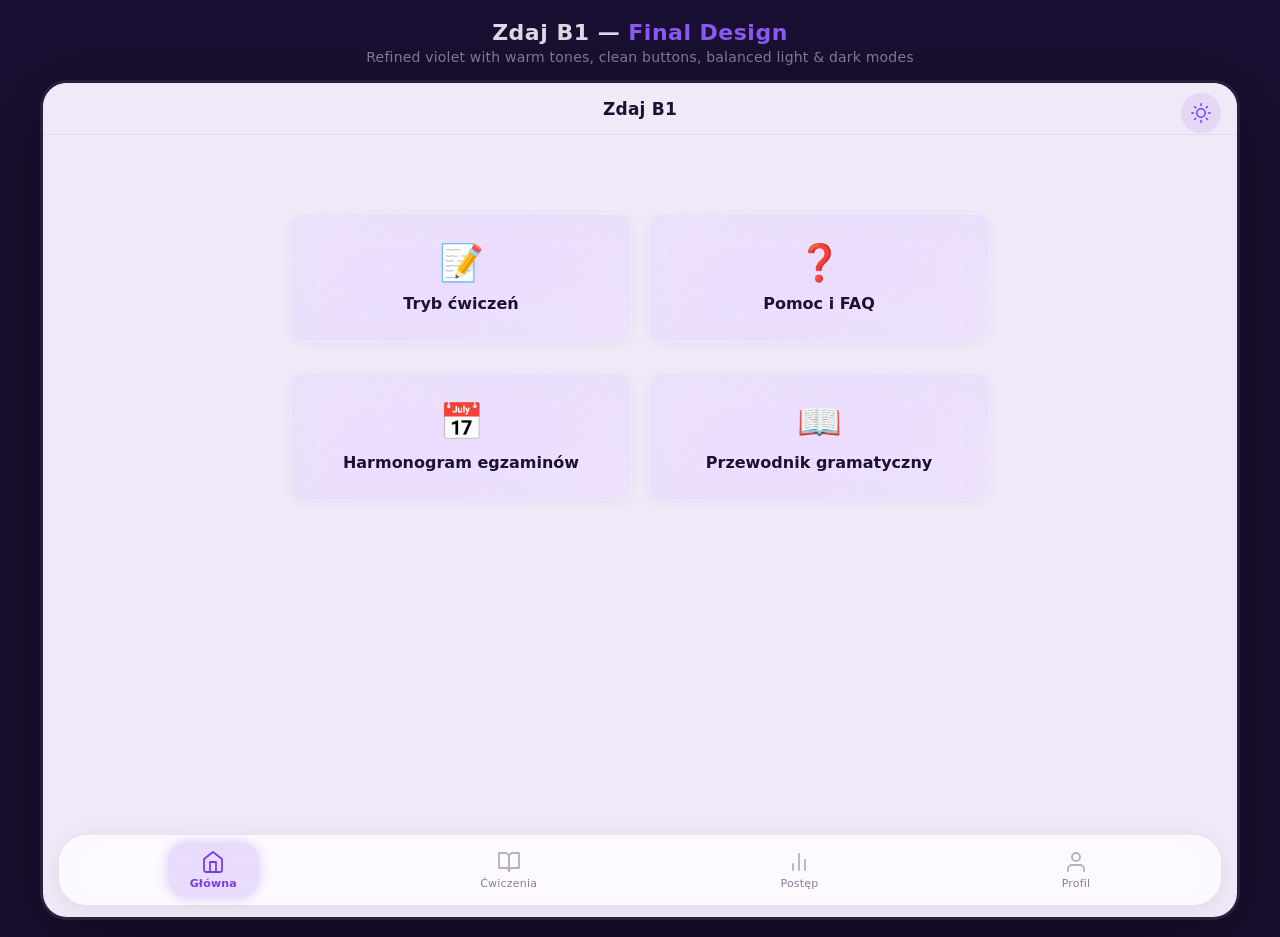
<file: docs/design-final.html>
<!DOCTYPE html>
<html lang="pl" data-theme="light">
<head>
<meta charset="UTF-8">
<meta name="viewport" content="width=device-width, initial-scale=1.0">
<title>Zdaj B1 — Final Design</title>
<style>
/* ========== CSS CUSTOM PROPERTIES ========== */
:root {
  --primary: #7c3aed;
  --primary-light: #8b5cf6;
  --primary-dark: #6d28d9;
  --accent: #f59e0b;
  --accent-light: #fbbf24;
  --bg: #f0eaf8;
  --bg-card: rgba(255,255,255,0.6);
  --bg-card-border: rgba(255,255,255,0.3);
  --bg-nav: rgba(240,234,248,0.9);
  --bg-tab: rgba(255,255,255,0.72);
  --text: #1c1033;
  --text-secondary: #5a4d6e;
  --text-muted: #887da0;
  --border-light: rgba(0,0,0,0.06);
  --border-card: rgba(255,255,255,0.6);
  --shadow-card: 0 2px 12px rgba(124,58,237,0.06), 0 1px 3px rgba(0,0,0,0.03);
  --shadow-card-hover: 0 4px 24px rgba(124,58,237,0.12);
  --glass-blur: blur(24px) saturate(170%);
  --nav-blur: blur(28px) saturate(180%);
  --progress-gradient: linear-gradient(90deg, #7c3aed, #f59e0b);
  --btn-gradient: linear-gradient(135deg, #7c3aed 0%, #8b5cf6 100%);
  --btn-sheen: none;
  --exercise-bg: rgba(124,58,237,0.05);
  --exercise-border: #7c3aed;
  --input-border: #7c3aed;
  --input-bg: rgba(124,58,237,0.04);
  --input-focus-border: #f59e0b;
  --input-focus-bg: rgba(245,158,11,0.06);
  --radio-checked: #7c3aed;
  --correct-bg: rgba(124,58,237,0.1);
  --drop-zone-border: rgba(124,58,237,0.3);
  --drop-zone-bg: rgba(124,58,237,0.02);
  --word-bank-bg: rgba(245,158,11,0.06);
  --word-bank-border: rgba(245,158,11,0.15);
  --drag-border: rgba(124,58,237,0.2);
  --toggle-checked: #7c3aed;
  --avatar-gradient: linear-gradient(135deg, #7c3aed, #a78bfa);
  --ipad-bg: #f0eaf8;
  --body-bg: #1a1033;
  --page-title-color: #e0dde8;
  --page-title-accent: #8b5cf6;
  --ipad-shadow: 0 0 0 3px #2a1f3d, 0 20px 80px rgba(0,0,0,0.5);
  --scrollbar-thumb: rgba(124,58,237,0.15);
  --grammar-errors-bg: linear-gradient(135deg, rgba(217,68,68,0.08), rgba(217,68,68,0.03));
  --grammar-errors-border: rgba(217,68,68,0.12);
  --grammar-topics-bg: linear-gradient(135deg, rgba(124,58,237,0.08), rgba(124,58,237,0.03));
  --grammar-topics-border: rgba(124,58,237,0.12);
  --home-card-shimmer: linear-gradient(135deg, rgba(124,58,237,0.04) 0%, rgba(139,92,246,0.08) 50%, rgba(124,58,237,0.03) 100%);
  --tab-active-bg: rgba(124,58,237,0.15);
  --tab-active-glow: 0 0 12px rgba(124,58,237,0.25);
  --set-card-border: #7c3aed;
  --danger-color: #d94444;
  --danger-border: #e8c0c0;
  --timer-bg: rgba(217,68,68,0.08);
  --timer-color: #d94444;
  --writing-border: rgba(0,0,0,0.1);
  --writing-bg: rgba(255,255,255,0.8);
  --pf-border: rgba(0,0,0,0.05);
  --expandable-bg: rgba(255,255,255,0.85);
  --expandable-body-bg: rgba(255,255,255,0.5);
  --info-border: rgba(0,0,0,0.05);
  --theme-toggle-bg: rgba(124,58,237,0.1);
  --theme-toggle-color: #7c3aed;
  --alpha-card-bg: rgba(255,255,255,0.85);
  --alpha-card-border: rgba(0,0,0,0.06);
  --result-row-bg: rgba(255,255,255,0.85);
  --result-row-border: rgba(0,0,0,0.04);
}

[data-theme="dark"] {
  --bg: #1e1730;
  --bg-card: rgba(45,35,65,0.65);
  --bg-card-border: rgba(255,255,255,0.1);
  --bg-nav: rgba(30,23,48,0.9);
  --bg-tab: rgba(35,28,55,0.85);
  --text: #f0ecf8;
  --text-secondary: #b8b0cc;
  --text-muted: #8d85a5;
  --border-light: rgba(255,255,255,0.08);
  --border-card: rgba(255,255,255,0.1);
  --shadow-card: 0 2px 12px rgba(0,0,0,0.15), 0 1px 3px rgba(124,58,237,0.04);
  --shadow-card-hover: 0 4px 24px rgba(124,58,237,0.12);
  --exercise-bg: rgba(140,80,240,0.08);
  --input-bg: rgba(140,80,240,0.07);
  --correct-bg: rgba(140,80,240,0.12);
  --drop-zone-bg: rgba(140,80,240,0.04);
  --word-bank-bg: rgba(245,170,40,0.08);
  --word-bank-border: rgba(245,170,40,0.18);
  --ipad-bg: #1e1730;
  --body-bg: #0e0a1e;
  --page-title-color: #c4bfd6;
  --ipad-shadow: 0 0 0 3px #2a1f4d, 0 20px 80px rgba(0,0,0,0.5), 0 0 40px rgba(124,58,237,0.06);
  --scrollbar-thumb: rgba(124,58,237,0.25);
  --grammar-topics-bg: linear-gradient(135deg, rgba(140,80,240,0.1), rgba(140,80,240,0.04));
  --grammar-topics-border: rgba(140,80,240,0.15);
  --home-card-shimmer: linear-gradient(135deg, rgba(140,80,240,0.06) 0%, rgba(160,110,250,0.1) 50%, rgba(140,80,240,0.05) 100%);
  --tab-active-bg: rgba(140,80,240,0.2);
  --tab-active-glow: 0 0 12px rgba(140,80,240,0.25);
  --writing-border: rgba(255,255,255,0.1);
  --writing-bg: rgba(45,35,65,0.5);
  --pf-border: rgba(255,255,255,0.08);
  --expandable-bg: rgba(45,35,65,0.65);
  --expandable-body-bg: rgba(45,35,65,0.35);
  --info-border: rgba(255,255,255,0.08);
  --theme-toggle-bg: rgba(245,170,40,0.15);
  --theme-toggle-color: #f5b040;
  --alpha-card-bg: rgba(45,35,65,0.55);
  --alpha-card-border: rgba(255,255,255,0.1);
  --result-row-bg: rgba(45,35,65,0.55);
  --result-row-border: rgba(255,255,255,0.08);
  --drag-border: rgba(139,92,246,0.3);
  --timer-bg: rgba(217,68,68,0.12);
  --danger-border: rgba(217,68,68,0.3);
  --grammar-errors-bg: linear-gradient(135deg, rgba(217,68,68,0.12), rgba(217,68,68,0.05));
  --grammar-errors-border: rgba(217,68,68,0.2);
}

/* ========== RESET & BASE ========== */
*, *::before, *::after { box-sizing: border-box; margin: 0; padding: 0; }

body {
  background: var(--body-bg);
  font-family: -apple-system, 'SF Pro Display', 'SF Pro Text', system-ui, BlinkMacSystemFont, 'Segoe UI', Roboto, sans-serif;
  color: var(--text);
  display: flex;
  flex-direction: column;
  align-items: center;
  justify-content: center;
  min-height: 100vh;
  padding: 20px;
  -webkit-font-smoothing: antialiased;
  transition: background 0.3s ease, color 0.3s ease;
}

/* ========== PAGE TITLE ========== */
.page-title {
  color: var(--page-title-color);
  font-size: 22px;
  font-weight: 600;
  letter-spacing: 0.5px;
  margin-bottom: 4px;
  text-align: center;
  transition: color 0.3s ease;
}
.page-title span { color: var(--page-title-accent); }
.page-subtitle {
  color: var(--text-muted);
  font-size: 14px;
  margin-bottom: 18px;
  text-align: center;
  letter-spacing: 0.2px;
  transition: color 0.3s ease;
}

/* ========== iPad FRAME ========== */
.ipad-frame {
  width: 1194px;
  height: 834px;
  background: var(--ipad-bg);
  border-radius: 24px;
  overflow: hidden;
  position: relative;
  box-shadow: var(--ipad-shadow);
  display: flex;
  flex-direction: column;
  transition: background 0.3s ease, box-shadow 0.3s ease;
}

@media (max-width: 1240px) {
  .ipad-frame { transform: scale(0.8); transform-origin: top center; }
}
@media (max-width: 980px) {
  .ipad-frame { transform: scale(0.6); transform-origin: top center; }
}
@media (max-width: 740px) {
  .ipad-frame { transform: scale(0.42); transform-origin: top center; }
}

/* ========== THEME TOGGLE ========== */
.theme-toggle {
  position: absolute;
  top: 10px;
  right: 16px;
  z-index: 20;
  width: 40px;
  height: 40px;
  border-radius: 50%;
  border: none;
  background: var(--theme-toggle-bg);
  color: var(--theme-toggle-color);
  cursor: pointer;
  display: flex;
  align-items: center;
  justify-content: center;
  transition: all 0.3s ease;
  backdrop-filter: blur(12px);
  -webkit-backdrop-filter: blur(12px);
}
.theme-toggle:hover { transform: scale(1.1); }
.theme-toggle svg { transition: transform 0.3s ease; }
[data-theme="dark"] .theme-toggle svg { transform: rotate(180deg); }

/* ========== NAV BAR ========== */
.nav-bar {
  height: 52px;
  min-height: 52px;
  background: var(--bg-nav);
  backdrop-filter: var(--nav-blur);
  -webkit-backdrop-filter: var(--nav-blur);
  display: flex;
  align-items: center;
  justify-content: center;
  border-bottom: 1px solid var(--border-light);
  position: relative;
  z-index: 10;
  transition: background 0.3s ease, border-color 0.3s ease;
}
.nav-bar .back-btn {
  position: absolute;
  left: 16px;
  background: none;
  border: none;
  color: var(--primary-light);
  font-size: 16px;
  cursor: pointer;
  display: flex;
  align-items: center;
  gap: 4px;
  font-family: inherit;
}
.nav-bar .back-btn:hover { opacity: 0.7; }
.nav-bar .nav-title {
  font-size: 17px;
  font-weight: 600;
  color: var(--text);
  letter-spacing: 0.2px;
  transition: color 0.3s ease;
}

/* ========== CONTENT AREA ========== */
.content-area {
  flex: 1;
  overflow-y: auto;
  overflow-x: hidden;
  -webkit-overflow-scrolling: touch;
}
.content-area::-webkit-scrollbar { width: 4px; }
.content-area::-webkit-scrollbar-thumb { background: var(--scrollbar-thumb); border-radius: 4px; }

/* ========== TAB BAR ========== */
.tab-bar {
  height: auto;
  min-height: 64px;
  background: var(--bg-tab);
  backdrop-filter: var(--nav-blur);
  -webkit-backdrop-filter: var(--nav-blur);
  border: 1px solid var(--bg-card-border);
  display: flex;
  align-items: center;
  justify-content: space-around;
  z-index: 10;
  border-radius: 28px;
  margin: 0 16px 12px;
  padding: 6px 8px;
  box-shadow: 0 4px 24px rgba(0,0,0,0.08), 0 0 0 1px rgba(255,255,255,0.05);
  transition: background 0.3s ease, border-color 0.3s ease, box-shadow 0.3s ease;
}
.tab-item {
  display: flex;
  flex-direction: column;
  align-items: center;
  gap: 3px;
  cursor: pointer;
  border: none;
  background: none;
  font-family: inherit;
  padding: 8px 22px;
  transition: all 0.25s ease;
  border-radius: 20px;
  position: relative;
}
.tab-item .tab-icon { display: flex; align-items: center; justify-content: center; }
.tab-item .tab-icon svg { width: 24px; height: 24px; }
.tab-item .tab-label { font-size: 11px; color: var(--text-muted); font-weight: 500; letter-spacing: 0.2px; transition: color 0.3s ease; }
.tab-item.active {
  background: var(--tab-active-bg);
  box-shadow: var(--tab-active-glow);
}
.tab-item.active .tab-label { color: var(--primary); font-weight: 600; }
.tab-item.active .tab-icon svg { stroke: var(--primary); }
.tab-item:not(.active) .tab-icon svg { stroke: var(--text-muted); opacity: 0.6; }

/* ========== SCREEN CONTAINERS ========== */
.screen { display: none; padding: 24px; height: 100%; }
.screen.active { display: block; }
.screen-scroll { padding: 24px; }

/* ========== GLASS CARD ========== */
.card {
  background: var(--bg-card);
  backdrop-filter: var(--glass-blur);
  -webkit-backdrop-filter: var(--glass-blur);
  border-radius: 14px;
  border: 1px solid var(--bg-card-border);
  box-shadow: var(--shadow-card);
  padding: 18px;
  margin-bottom: 14px;
  transition: transform 0.15s, box-shadow 0.15s, background 0.3s ease, border-color 0.3s ease;
}
.card:hover { box-shadow: var(--shadow-card-hover); }
.card-clickable { cursor: pointer; }
.card-clickable:hover { transform: translateY(-1px); }

/* ========== HOME GRID ========== */
.home-grid {
  display: grid;
  grid-template-columns: 1fr 1fr;
  gap: 16px;
  max-width: 700px;
  margin: 30px auto 0;
}
.home-card {
  text-align: center;
  padding: 28px 18px;
  background: var(--home-card-shimmer);
  backdrop-filter: var(--glass-blur);
  -webkit-backdrop-filter: var(--glass-blur);
}
.home-card .hc-icon { font-size: 36px; margin-bottom: 10px; }
.home-card .hc-title { font-size: 16px; font-weight: 600; color: var(--text); transition: color 0.3s ease; }

/* ========== BUTTONS ========== */
.btn-primary {
  background: var(--btn-gradient);
  color: #fff;
  border: none;
  border-radius: 12px;
  padding: 13px 32px;
  font-size: 15px;
  font-weight: 600;
  cursor: pointer;
  font-family: inherit;
  transition: opacity 0.2s, transform 0.1s, box-shadow 0.3s;
  letter-spacing: 0.2px;
  box-shadow: 0 2px 8px rgba(124,58,237,0.25);
}
.btn-primary:hover { opacity: 0.92; box-shadow: 0 4px 14px rgba(124,58,237,0.3); }
[data-theme="dark"] .btn-primary:hover { box-shadow: 0 4px 18px rgba(124,58,237,0.35); }
.btn-primary:active { transform: scale(0.97); opacity: 0.85; }

.btn-secondary {
  background: rgba(124,58,237,0.08);
  color: var(--primary);
  border: 1.5px solid rgba(124,58,237,0.2);
  border-radius: 12px;
  padding: 11px 24px;
  font-size: 14px;
  font-weight: 600;
  cursor: pointer;
  font-family: inherit;
  transition: all 0.2s;
}
.btn-secondary:hover { background: rgba(124,58,237,0.14); }

.btn-danger {
  background: var(--bg-card);
  color: var(--danger-color);
  border: 1.5px solid var(--danger-border);
  border-radius: 12px;
  padding: 11px 24px;
  font-size: 14px;
  font-weight: 600;
  cursor: pointer;
  font-family: inherit;
  transition: all 0.3s ease;
}

/* ========== SECTION TITLE ========== */
.section-title {
  font-size: 20px;
  font-weight: 700;
  color: var(--text);
  margin-bottom: 16px;
  transition: color 0.3s ease;
}
.section-subtitle {
  font-size: 14px;
  color: var(--text-secondary);
  margin-bottom: 20px;
  line-height: 1.5;
  transition: color 0.3s ease;
}

/* ========== LIST ITEMS ========== */
.list-item {
  display: flex;
  align-items: center;
  padding: 15px 18px;
  background: var(--bg-card);
  backdrop-filter: var(--glass-blur);
  -webkit-backdrop-filter: var(--glass-blur);
  border-radius: 12px;
  margin-bottom: 10px;
  cursor: pointer;
  border: 1px solid var(--bg-card-border);
  box-shadow: 0 1px 6px rgba(0,0,0,0.03);
  transition: all 0.15s;
  position: relative;
}
.list-item::before {
  content: '';
  position: absolute;
  left: 0;
  top: 50%;
  transform: translateY(-50%);
  width: 3px;
  height: 0;
  background: var(--primary);
  border-radius: 0 3px 3px 0;
  transition: height 0.2s ease;
}
.list-item:hover::before { height: 60%; }
.list-item:hover { transform: translateY(-1px); }
.list-item .li-icon { font-size: 22px; margin-right: 14px; }
.list-item .li-text { flex: 1; font-size: 15px; font-weight: 500; color: var(--text); transition: color 0.3s ease; }
.list-item .li-arrow { color: var(--text-muted); font-size: 18px; }

/* ========== EXERCISE STYLES ========== */
.exercise-instruction {
  background: var(--exercise-bg);
  border-left: 3px solid var(--exercise-border);
  padding: 14px 18px;
  border-radius: 0 10px 10px 0;
  margin-bottom: 20px;
  font-size: 14px;
  line-height: 1.6;
  color: var(--text-secondary);
  transition: all 0.3s ease;
}

.exercise-text {
  font-size: 15px;
  line-height: 1.8;
  color: var(--text);
  margin-bottom: 20px;
  transition: color 0.3s ease;
}

.example-badge {
  display: inline-block;
  background: var(--accent);
  color: #fff;
  font-size: 11px;
  font-weight: 700;
  padding: 2px 8px;
  border-radius: 6px;
  margin-right: 6px;
  vertical-align: middle;
}

.answer-filled {
  font-weight: 700;
  color: var(--primary);
}

.answer-gap {
  display: inline-block;
  min-width: 80px;
  border-bottom: 2px dashed var(--primary);
  padding: 0 4px;
  margin: 0 2px;
  text-align: center;
}

.question-block {
  margin-bottom: 18px;
  padding: 16px;
  background: var(--bg-card);
  border-radius: 12px;
  border: 1px solid var(--border-light);
  transition: all 0.3s ease;
}

.radio-group { margin-top: 10px; }
.radio-option {
  display: flex;
  align-items: center;
  padding: 8px 12px;
  margin: 4px 0;
  border-radius: 8px;
  cursor: pointer;
  transition: background 0.15s;
  font-size: 14px;
  color: var(--text);
}
.radio-option:hover { background: rgba(124,58,237,0.05); }
.radio-option input[type="radio"] {
  appearance: none;
  -webkit-appearance: none;
  width: 18px; height: 18px;
  border: 2px solid var(--text-muted);
  border-radius: 50%;
  margin-right: 10px;
  cursor: pointer;
  position: relative;
  flex-shrink: 0;
  transition: all 0.2s ease;
}
.radio-option input[type="radio"]:checked {
  border-color: var(--radio-checked);
  background: var(--radio-checked);
}
.radio-option input[type="radio"]:checked::after {
  content: '\2713';
  color: #fff;
  position: absolute;
  top: 50%; left: 50%;
  transform: translate(-50%, -50%);
  font-size: 11px;
}
.radio-option.correct-selected {
  background: var(--correct-bg);
}
.radio-option.correct-selected input[type="radio"] {
  border-color: var(--radio-checked);
  background: var(--radio-checked);
  pointer-events: none;
}

/* P/F radio */
.pf-row {
  display: flex;
  align-items: center;
  padding: 10px 0;
  border-bottom: 1px solid var(--pf-border);
  font-size: 14px;
  color: var(--text);
  transition: all 0.3s ease;
}
.pf-row:last-child { border-bottom: none; }
.pf-text { flex: 1; padding-right: 16px; line-height: 1.5; }
.pf-options { display: flex; gap: 12px; flex-shrink: 0; }
.pf-options label {
  display: flex;
  align-items: center;
  gap: 4px;
  cursor: pointer;
  font-weight: 600;
  color: var(--text-secondary);
  font-size: 14px;
}
.pf-options input[type="radio"] {
  appearance: none;
  -webkit-appearance: none;
  width: 20px; height: 20px;
  border: 2px solid var(--text-muted);
  border-radius: 4px;
  cursor: pointer;
  position: relative;
  transition: all 0.2s ease;
}
.pf-options input[type="radio"]:checked {
  border-color: var(--radio-checked);
  background: var(--radio-checked);
}
.pf-options input[type="radio"]:checked::after {
  content: '\2713'; color: #fff;
  position: absolute; top: 50%; left: 50%;
  transform: translate(-50%, -50%);
  font-size: 12px;
}

.play-btn {
  display: inline-flex;
  align-items: center;
  justify-content: center;
  width: 36px; height: 36px;
  background: var(--btn-gradient);
  color: #fff;
  border-radius: 50%;
  border: none;
  cursor: pointer;
  font-size: 14px;
  margin-right: 10px;
  flex-shrink: 0;
  box-shadow: 0 2px 6px rgba(124,58,237,0.2);
}

/* INPUT FIELDS */
.gap-input {
  display: inline-block;
  width: 120px;
  border: none;
  border-bottom: 2px solid var(--input-border);
  background: var(--input-bg);
  padding: 3px 6px;
  font-size: 14px;
  font-family: inherit;
  color: var(--text);
  outline: none;
  border-radius: 4px 4px 0 0;
  margin: 0 2px;
  transition: all 0.2s ease;
}
.gap-input:focus { border-bottom-color: var(--input-focus-border); background: var(--input-focus-bg); }
.gap-input.wide { width: 200px; }
.gap-input.xwide { width: 100%; max-width: 500px; }

select.gap-input {
  color: var(--text);
  background: var(--input-bg);
}
select.gap-input option {
  background: var(--ipad-bg);
  color: var(--text);
}

/* DRAG & DROP */
.drop-zone {
  min-height: 120px;
  border: 2px dashed var(--drop-zone-border);
  border-radius: 12px;
  padding: 16px;
  margin: 16px 0;
  background: var(--drop-zone-bg);
  transition: all 0.3s ease;
}
.drop-zone-label {
  text-align: center;
  color: var(--text-muted);
  font-size: 13px;
  padding: 20px;
}
.drag-item {
  display: inline-block;
  padding: 10px 16px;
  background: var(--bg-card);
  border: 1.5px solid var(--drag-border);
  border-radius: 10px;
  margin: 5px;
  cursor: grab;
  font-size: 14px;
  user-select: none;
  transition: all 0.15s;
  box-shadow: 0 1px 4px rgba(0,0,0,0.05);
  color: var(--text);
}
.drag-item:active { cursor: grabbing; transform: scale(1.03); box-shadow: 0 4px 16px rgba(124,58,237,0.15); }
.drag-items-container { margin: 12px 0; }

/* TEXTAREA */
.writing-area {
  width: 100%;
  min-height: 180px;
  border: 1.5px solid var(--writing-border);
  border-radius: 12px;
  padding: 14px;
  font-family: inherit;
  font-size: 15px;
  line-height: 1.6;
  resize: vertical;
  outline: none;
  background: var(--writing-bg);
  color: var(--text);
  transition: all 0.3s ease;
}
.writing-area:focus { border-color: var(--primary); }
.word-counter { text-align: right; font-size: 13px; color: var(--text-muted); margin-top: 6px; }

/* TIMER */
.timer-display {
  display: inline-flex;
  align-items: center;
  gap: 6px;
  background: var(--timer-bg);
  color: var(--timer-color);
  padding: 8px 16px;
  border-radius: 10px;
  font-weight: 600;
  font-size: 15px;
  margin-bottom: 20px;
}

/* PHOTO PLACEHOLDER */
.photo-placeholder {
  width: 100%;
  max-width: 420px;
  height: 200px;
  border-radius: 14px;
  background: linear-gradient(135deg, #a8d8a0 0%, #6db86b 40%, #4a9e5a 70%, #2d7a3d 100%);
  position: relative;
  overflow: hidden;
  margin: 12px 0;
}
.photo-placeholder::after {
  content: '\1F333\200D\1F468\200D\1F469\200D\1F467\200D\1F466\1F333';
  position: absolute;
  bottom: 20px;
  left: 50%;
  transform: translateX(-50%);
  font-size: 40px;
}
.photo-placeholder::before {
  content: '';
  position: absolute;
  top: 0;
  left: 0;
  right: 0;
  height: 60%;
  background: linear-gradient(180deg, #87ceeb 0%, #b0d4f1 100%);
}

/* TOGGLE SWITCH */
.toggle-switch {
  position: relative;
  width: 48px; height: 28px;
  display: inline-block;
}
.toggle-switch input { opacity: 0; width: 0; height: 0; }
.toggle-slider {
  position: absolute;
  inset: 0;
  background: var(--text-muted);
  border-radius: 28px;
  cursor: pointer;
  transition: 0.3s;
}
.toggle-slider::before {
  content: '';
  position: absolute;
  width: 22px; height: 22px;
  left: 3px; bottom: 3px;
  background: #fff;
  border-radius: 50%;
  transition: 0.3s;
  box-shadow: 0 1px 3px rgba(0,0,0,0.2);
}
.toggle-switch input:checked + .toggle-slider { background: var(--toggle-checked); }
.toggle-switch input:checked + .toggle-slider::before { transform: translateX(20px); }

/* PROGRESS BAR */
.progress-row {
  display: flex;
  align-items: center;
  margin-bottom: 12px;
  font-size: 14px;
}
.progress-label { width: 110px; font-weight: 500; color: var(--text-secondary); transition: color 0.3s ease; }
.progress-bar-bg {
  flex: 1;
  height: 10px;
  background: rgba(124,58,237,0.08);
  border-radius: 10px;
  overflow: hidden;
  margin: 0 12px;
  transition: background 0.3s ease;
}
.progress-bar-fill {
  height: 100%;
  border-radius: 10px;
  background: var(--progress-gradient);
  transition: width 0.5s;
}
.progress-value { width: 50px; text-align: right; font-weight: 600; color: var(--text); transition: color 0.3s ease; }

/* RESULT ROW */
.result-row {
  display: flex;
  align-items: center;
  padding: 14px 18px;
  background: var(--result-row-bg);
  border-radius: 12px;
  margin-bottom: 10px;
  border: 1px solid var(--result-row-border);
  transition: all 0.3s ease;
}
.result-row .rr-label { flex: 1; font-weight: 500; font-size: 15px; color: var(--text); }
.result-row .rr-value { font-weight: 700; font-size: 16px; color: var(--primary); margin-right: 10px; }
.result-row .rr-arrow { color: var(--text-muted); cursor: pointer; }

/* PROFILE */
.profile-header {
  text-align: center;
  padding: 20px 0;
}
.profile-avatar {
  width: 72px; height: 72px;
  background: var(--avatar-gradient);
  border-radius: 50%;
  display: flex;
  align-items: center;
  justify-content: center;
  font-size: 30px;
  color: #fff;
  margin: 0 auto 10px;
}
.profile-name { font-size: 20px; font-weight: 700; color: var(--text); transition: color 0.3s ease; }
.profile-email { font-size: 14px; color: var(--text-muted); margin-top: 2px; transition: color 0.3s ease; }

.info-row {
  display: flex;
  justify-content: space-between;
  padding: 10px 0;
  border-bottom: 1px solid var(--info-border);
  font-size: 14px;
  transition: border-color 0.3s ease;
}
.info-row:last-child { border-bottom: none; }
.info-label { color: var(--text-secondary); transition: color 0.3s ease; }
.info-value { font-weight: 600; color: var(--text); transition: color 0.3s ease; }

/* ALPHABET GRID */
.alpha-grid {
  display: grid;
  grid-template-columns: repeat(5, 1fr);
  gap: 10px;
  margin-top: 16px;
}
.alpha-card {
  background: var(--alpha-card-bg);
  backdrop-filter: var(--glass-blur);
  -webkit-backdrop-filter: var(--glass-blur);
  border: 1px solid var(--alpha-card-border);
  border-radius: 10px;
  padding: 14px 8px;
  text-align: center;
  transition: all 0.3s ease;
}
.alpha-letter { font-size: 22px; font-weight: 700; color: var(--primary); }
.alpha-word { font-size: 12px; color: var(--text-muted); margin-top: 2px; transition: color 0.3s ease; }

/* EXPANDABLE */
.expandable { margin-bottom: 10px; }
.expandable-header {
  display: flex;
  align-items: center;
  justify-content: space-between;
  padding: 14px 18px;
  background: var(--expandable-bg);
  backdrop-filter: var(--glass-blur);
  -webkit-backdrop-filter: var(--glass-blur);
  border-radius: 12px;
  cursor: pointer;
  border: 1px solid var(--border-light);
  font-size: 15px;
  font-weight: 500;
  color: var(--text);
  transition: all 0.3s ease;
}
.expandable-header .exp-arrow { transition: transform 0.2s; color: var(--text-muted); }
.expandable.open .exp-arrow { transform: rotate(90deg); }
.expandable-body {
  display: none;
  padding: 14px 18px;
  font-size: 14px;
  line-height: 1.6;
  color: var(--text-secondary);
  background: var(--expandable-body-bg);
  border-radius: 0 0 12px 12px;
  margin-top: -6px;
  transition: all 0.3s ease;
}
.expandable.open .expandable-body { display: block; }

/* BADGE */
.badge {
  display: inline-block;
  background: var(--accent);
  color: #fff;
  padding: 3px 10px;
  border-radius: 8px;
  font-size: 12px;
  font-weight: 700;
}

/* WORD BANK */
.word-bank {
  display: flex;
  flex-wrap: wrap;
  gap: 8px;
  padding: 14px;
  background: var(--word-bank-bg);
  border: 1px solid var(--word-bank-border);
  border-radius: 12px;
  margin-bottom: 16px;
  transition: all 0.3s ease;
}
.word-bank-item {
  padding: 6px 12px;
  background: var(--bg-card);
  border: 1px solid var(--border-light);
  border-radius: 8px;
  font-size: 14px;
  font-weight: 500;
  color: var(--text);
  transition: all 0.3s ease;
}

/* EXAM SCHEDULE */
.exam-date-card {
  padding: 16px 18px;
  margin-bottom: 10px;
}
.exam-date { font-weight: 700; color: var(--primary); font-size: 16px; margin-bottom: 4px; }
.exam-info { font-size: 14px; color: var(--text-secondary); line-height: 1.4; transition: color 0.3s ease; }

/* SET CARD */
.set-card {
  padding: 20px;
  margin-bottom: 14px;
  border-left: 4px solid var(--set-card-border);
}
.set-title { font-size: 16px; font-weight: 700; margin-bottom: 10px; color: var(--primary); }
.set-task { font-size: 14px; margin-bottom: 8px; line-height: 1.5; color: var(--text-secondary); transition: color 0.3s ease; }
.set-task strong { color: var(--text); }

/* GRAMMAR TOPIC BANNER */
.grammar-banner {
  padding: 20px;
  border-radius: 14px;
  margin-bottom: 14px;
  cursor: pointer;
  position: relative;
  overflow: hidden;
  transition: all 0.3s ease;
}
.grammar-banner.errors {
  background: var(--grammar-errors-bg);
  border: 1px solid var(--grammar-errors-border);
}
.grammar-banner.topics {
  background: var(--grammar-topics-bg);
  border: 1px solid var(--grammar-topics-border);
}
.grammar-banner-title { font-size: 16px; font-weight: 700; margin-bottom: 6px; color: var(--text); transition: color 0.3s ease; }
.grammar-banner-desc { font-size: 13px; color: var(--text-secondary); line-height: 1.5; transition: color 0.3s ease; }

/* TWO COLUMNS for exercises */
.two-col { display: flex; gap: 24px; }
.two-col .col-main { flex: 2; }
.two-col .col-side { flex: 1; }

/* Utility */
.mb-8 { margin-bottom: 8px; }
.mb-12 { margin-bottom: 12px; }
.mb-16 { margin-bottom: 16px; }
.mb-20 { margin-bottom: 20px; }
.mb-24 { margin-bottom: 24px; }
.mt-12 { margin-top: 12px; }
.mt-16 { margin-top: 16px; }
.mt-20 { margin-top: 20px; }
.text-center { text-align: center; }
.text-small { font-size: 13px; color: var(--text-muted); transition: color 0.3s ease; }
.flex-between { display: flex; justify-content: space-between; align-items: center; }
.underline-text { text-decoration: underline; text-decoration-color: var(--accent); text-underline-offset: 3px; }
</style>
</head>
<body>

<div class="page-title">Zdaj B1 — <span>Final Design</span></div>
<div class="page-subtitle">Refined violet with warm tones, clean buttons, balanced light &amp; dark modes</div>

<div class="ipad-frame">
  <!-- THEME TOGGLE -->
  <button class="theme-toggle" id="themeToggle" onclick="toggleTheme()" aria-label="Toggle dark mode">
    <svg id="themeIcon" width="20" height="20" fill="none" stroke="currentColor" stroke-width="1.8" stroke-linecap="round" stroke-linejoin="round" viewBox="0 0 24 24">
      <circle cx="12" cy="12" r="5"/>
      <line x1="12" y1="1" x2="12" y2="3"/>
      <line x1="12" y1="21" x2="12" y2="23"/>
      <line x1="4.22" y1="4.22" x2="5.64" y2="5.64"/>
      <line x1="18.36" y1="18.36" x2="19.78" y2="19.78"/>
      <line x1="1" y1="12" x2="3" y2="12"/>
      <line x1="21" y1="12" x2="23" y2="12"/>
      <line x1="4.22" y1="19.78" x2="5.64" y2="18.36"/>
      <line x1="18.36" y1="5.64" x2="19.78" y2="4.22"/>
    </svg>
  </button>

  <!-- NAV BAR -->
  <div class="nav-bar" id="navBar">
    <button class="back-btn" id="backBtn" style="display:none" onclick="goBack()">&#8249; Wróć</button>
    <span class="nav-title" id="navTitle">Zdaj B1</span>
  </div>

  <!-- CONTENT -->
  <div class="content-area" id="contentArea">

    <!-- ==================== TAB 1: GŁÓWNA ==================== -->
    <div class="screen active" id="screen-home">
      <div class="screen-scroll">
        <div class="home-grid">
          <div class="card card-clickable home-card" onclick="navigateTo('screen-exercises','Ćwiczenia',1)">
            <div class="hc-icon">📝</div>
            <div class="hc-title">Tryb ćwiczeń</div>
          </div>
          <div class="card card-clickable home-card" onclick="navigateTo('screen-faq','Pomoc i FAQ')">
            <div class="hc-icon">❓</div>
            <div class="hc-title">Pomoc i FAQ</div>
          </div>
          <div class="card card-clickable home-card" onclick="navigateTo('screen-exam-schedule','Harmonogram egzaminów')">
            <div class="hc-icon">📅</div>
            <div class="hc-title">Harmonogram egzaminów</div>
          </div>
          <div class="card card-clickable home-card" onclick="navigateTo('screen-grammar-guide','Przewodnik gramatyczny')">
            <div class="hc-icon">📖</div>
            <div class="hc-title">Przewodnik gramatyczny</div>
          </div>
        </div>
      </div>
    </div>

    <!-- FAQ -->
    <div class="screen" id="screen-faq">
      <div class="screen-scroll">
        <div class="section-title">Pomoc i FAQ</div>
        <div class="expandable" onclick="toggleExpand(this)">
          <div class="expandable-header">
            <span>O aplikacji Zdaj B1</span>
            <span class="exp-arrow">›</span>
          </div>
          <div class="expandable-body">
            Zdaj B1 to aplikacja stworzona z myślą o osobach przygotowujących się do egzaminu z języka polskiego na poziomie B1.
            Znajdziesz tu ćwiczenia ze słuchania, czytania, gramatyki, pisania i mówienia — dokładnie takie, jakie pojawiają się
            na oficjalnym egzaminie certyfikatowym. Aplikacja śledzi Twoje postępy i dostosowuje zadania do Twoich potrzeb.
            Ćwicz w swoim tempie i zdaj egzamin z pewnością siebie!
          </div>
        </div>
        <div class="expandable" onclick="toggleExpand(this)">
          <div class="expandable-header">
            <span>Polityka Prywatności</span>
            <span class="exp-arrow">›</span>
          </div>
          <div class="expandable-body">
            Twoja prywatność jest dla nas ważna. Zbieramy wyłącznie dane niezbędne do działania aplikacji:
            adres e-mail, postępy w nauce oraz statystyki ćwiczeń. Nie udostępniamy Twoich danych osobom trzecim.
            Dane są przechowywane na bezpiecznych serwerach w Unii Europejskiej. Możesz w każdej chwili poprosić
            o usunięcie swojego konta i wszystkich powiązanych danych.
          </div>
        </div>
        <div class="mt-20 text-center">
          <button class="btn-primary" onclick="alert('Formularz kontaktowy zostanie otwarty.')">Zadaj pytanie</button>
        </div>
      </div>
    </div>

    <!-- EXAM SCHEDULE -->
    <div class="screen" id="screen-exam-schedule">
      <div class="screen-scroll">
        <div class="section-title">Harmonogram egzaminów 2026</div>
        <div class="card exam-date-card">
          <div class="exam-date">14-15.02.2026</div>
          <div class="exam-info">B1 i B2 – dla osób dorosłych<br>B1 i B2 – dla dzieci i młodzieży</div>
        </div>
        <div class="card exam-date-card">
          <div class="exam-date">25-26.04.2026</div>
          <div class="exam-info">B1 i C1 – dla osób dorosłych</div>
        </div>
        <div class="card exam-date-card">
          <div class="exam-date">27-28.06.2026</div>
          <div class="exam-info">B1 i B2 – dla osób dorosłych</div>
        </div>
        <div class="card exam-date-card">
          <div class="exam-date">17-18.10.2026</div>
          <div class="exam-info">B1 i C1 – dla osób dorosłych</div>
        </div>
        <div class="card exam-date-card">
          <div class="exam-date">5-6.12.2026</div>
          <div class="exam-info">B1 – dla osób dorosłych</div>
        </div>
        <div class="mt-20 text-center">
          <button class="btn-primary" onclick="alert('Przekierowanie do strony z lokalizacjami egzaminów.')">Sprawdź lokalizacje</button>
        </div>
      </div>
    </div>

    <!-- GRAMMAR GUIDE -->
    <div class="screen" id="screen-grammar-guide">
      <div class="screen-scroll">
        <div class="section-title">Przewodnik gramatyczny</div>
        <div class="list-item" onclick="navigateTo('screen-alphabet','Alfabet')">
          <span class="li-icon">🔤</span>
          <span class="li-text">Alfabet</span>
          <span class="li-arrow">›</span>
        </div>
      </div>
    </div>

    <!-- ALPHABET -->
    <div class="screen" id="screen-alphabet">
      <div class="screen-scroll">
        <div class="section-title">Alfabet polski</div>
        <div class="alpha-grid">
          <div class="alpha-card"><div class="alpha-letter">Aa</div><div class="alpha-word">auto</div></div>
          <div class="alpha-card"><div class="alpha-letter">Ąą</div><div class="alpha-word">wąż</div></div>
          <div class="alpha-card"><div class="alpha-letter">Bb</div><div class="alpha-word">balon</div></div>
          <div class="alpha-card"><div class="alpha-letter">Cc</div><div class="alpha-word">cukier</div></div>
          <div class="alpha-card"><div class="alpha-letter">Ćć</div><div class="alpha-word">ćma</div></div>
          <div class="alpha-card"><div class="alpha-letter">Dd</div><div class="alpha-word">dom</div></div>
          <div class="alpha-card"><div class="alpha-letter">Ee</div><div class="alpha-word">elf</div></div>
          <div class="alpha-card"><div class="alpha-letter">Ęę</div><div class="alpha-word">gęś</div></div>
          <div class="alpha-card"><div class="alpha-letter">Ff</div><div class="alpha-word">flaga</div></div>
          <div class="alpha-card"><div class="alpha-letter">Gg</div><div class="alpha-word">gwiazda</div></div>
          <div class="alpha-card"><div class="alpha-letter">Hh</div><div class="alpha-word">harfa</div></div>
          <div class="alpha-card"><div class="alpha-letter">Ii</div><div class="alpha-word">igła</div></div>
          <div class="alpha-card"><div class="alpha-letter">Jj</div><div class="alpha-word">jabłko</div></div>
          <div class="alpha-card"><div class="alpha-letter">Kk</div><div class="alpha-word">kot</div></div>
          <div class="alpha-card"><div class="alpha-letter">Ll</div><div class="alpha-word">liść</div></div>
          <div class="alpha-card"><div class="alpha-letter">Łł</div><div class="alpha-word">łódka</div></div>
          <div class="alpha-card"><div class="alpha-letter">Mm</div><div class="alpha-word">mleko</div></div>
          <div class="alpha-card"><div class="alpha-letter">Nn</div><div class="alpha-word">nos</div></div>
          <div class="alpha-card"><div class="alpha-letter">Ńń</div><div class="alpha-word">koń</div></div>
          <div class="alpha-card"><div class="alpha-letter">Oo</div><div class="alpha-word">oko</div></div>
          <div class="alpha-card"><div class="alpha-letter">Óó</div><div class="alpha-word">ból</div></div>
          <div class="alpha-card"><div class="alpha-letter">Pp</div><div class="alpha-word">pies</div></div>
          <div class="alpha-card"><div class="alpha-letter">Rr</div><div class="alpha-word">rower</div></div>
          <div class="alpha-card"><div class="alpha-letter">Ss</div><div class="alpha-word">słońce</div></div>
          <div class="alpha-card"><div class="alpha-letter">Śś</div><div class="alpha-word">świat</div></div>
          <div class="alpha-card"><div class="alpha-letter">Tt</div><div class="alpha-word">torba</div></div>
          <div class="alpha-card"><div class="alpha-letter">Uu</div><div class="alpha-word">ucho</div></div>
          <div class="alpha-card"><div class="alpha-letter">Ww</div><div class="alpha-word">woda</div></div>
          <div class="alpha-card"><div class="alpha-letter">Yy</div><div class="alpha-word">mysz</div></div>
          <div class="alpha-card"><div class="alpha-letter">Zz</div><div class="alpha-word">zamek</div></div>
          <div class="alpha-card"><div class="alpha-letter">Źź</div><div class="alpha-word">źródło</div></div>
          <div class="alpha-card"><div class="alpha-letter">Żż</div><div class="alpha-word">żaba</div></div>
        </div>
      </div>
    </div>

    <!-- ==================== TAB 2: ĆWICZENIA ==================== -->
    <div class="screen" id="screen-exercises">
      <div class="screen-scroll">
        <div class="section-title">Ćwiczenia</div>
        <div class="list-item" onclick="navigateTo('screen-ex-listening','Rozumienie ze słuchu')">
          <span class="li-icon">🎧</span>
          <span class="li-text">Rozumienie ze słuchu</span>
          <span class="li-arrow">›</span>
        </div>
        <div class="list-item" onclick="navigateTo('screen-ex-reading-list','Rozumienie tekstu')">
          <span class="li-icon">📖</span>
          <span class="li-text">Rozumienie tekstu</span>
          <span class="li-arrow">›</span>
        </div>
        <div class="list-item" onclick="navigateTo('screen-ex-grammar','Gramatyka')">
          <span class="li-icon">✏️</span>
          <span class="li-text">Gramatyka</span>
          <span class="li-arrow">›</span>
        </div>
        <div class="list-item" onclick="navigateTo('screen-ex-writing','Pisanie')">
          <span class="li-icon">✍️</span>
          <span class="li-text">Pisanie</span>
          <span class="li-arrow">›</span>
        </div>
        <div class="list-item" onclick="navigateTo('screen-ex-speaking','Mówienie')">
          <span class="li-icon">🎤</span>
          <span class="li-text">Mówienie</span>
          <span class="li-arrow">›</span>
        </div>
      </div>
    </div>

    <!-- LISTENING EXERCISE -->
    <div class="screen" id="screen-ex-listening">
      <div class="screen-scroll">
        <div class="section-title">Wybór wielokrotny</div>
        <div class="exercise-instruction">
          Proszę uważnie słuchać nagrania i wybrać poprawną odpowiedź.
        </div>

        <!-- Example -->
        <div class="question-block">
          <div class="mb-8"><span class="example-badge">Przykład</span> Ten komunikat dotyczy:</div>
          <div style="display:flex;align-items:center;margin-bottom:8px">
            <button class="play-btn" onclick="alert('Odtwarzanie nagrania...')">&#9654;</button>
            <span class="text-small">Nagranie 0</span>
          </div>
          <div class="radio-group">
            <label class="radio-option"><input type="radio" name="ex0" disabled> opóźnienia pociągu</label>
            <label class="radio-option"><input type="radio" name="ex0" disabled> zmiany peronu</label>
            <label class="radio-option correct-selected"><input type="radio" name="ex0" checked disabled> odwołania kursu</label>
          </div>
        </div>

        <!-- Q1 -->
        <div class="question-block">
          <div class="mb-8"><strong>1.</strong> Rozmowa dotyczy:</div>
          <div style="display:flex;align-items:center;margin-bottom:8px">
            <button class="play-btn" onclick="alert('Odtwarzanie nagrania...')">&#9654;</button>
            <span class="text-small">Nagranie 1</span>
          </div>
          <div class="radio-group">
            <label class="radio-option"><input type="radio" name="listen1"> planów na weekend</label>
            <label class="radio-option"><input type="radio" name="listen1"> zakupów w sklepie</label>
            <label class="radio-option"><input type="radio" name="listen1"> wizyty u lekarza</label>
          </div>
        </div>

        <!-- Q2 -->
        <div class="question-block">
          <div class="mb-8"><strong>2.</strong> Wypowiedź dotyczy:</div>
          <div style="display:flex;align-items:center;margin-bottom:8px">
            <button class="play-btn" onclick="alert('Odtwarzanie nagrania...')">&#9654;</button>
            <span class="text-small">Nagranie 2</span>
          </div>
          <div class="radio-group">
            <label class="radio-option"><input type="radio" name="listen2"> pogody na jutro</label>
            <label class="radio-option"><input type="radio" name="listen2"> przepisu na ciasto</label>
            <label class="radio-option"><input type="radio" name="listen2"> remontu mieszkania</label>
          </div>
        </div>

        <div class="mt-20 text-center">
          <button class="btn-primary" onclick="alert('Sprawdzanie odpowiedzi...')">Sprawdź</button>
        </div>
      </div>
    </div>

    <!-- READING LIST -->
    <div class="screen" id="screen-ex-reading-list">
      <div class="screen-scroll">
        <div class="section-title">Rozumienie tekstu</div>
        <div class="list-item" onclick="navigateTo('screen-reading-1','Dopasuj odpowiedzi do fragmentu')">
          <span class="li-text">1. Dopasuj odpowiedzi do fragmentu</span>
          <span class="li-arrow">›</span>
        </div>
        <div class="list-item" onclick="navigateTo('screen-reading-2','Dopasuj odpowiedzi do sytuacji')">
          <span class="li-text">2. Dopasuj odpowiedzi do sytuacji</span>
          <span class="li-arrow">›</span>
        </div>
        <div class="list-item" onclick="navigateTo('screen-reading-3','Prawda / Fałsz')">
          <span class="li-text">3. Prawda / Fałsz / Brak informacji</span>
          <span class="li-arrow">›</span>
        </div>
        <div class="list-item" onclick="navigateTo('screen-reading-4','Ułóż fragmenty')">
          <span class="li-text">4. Ułóż fragmenty w logiczną całość</span>
          <span class="li-arrow">›</span>
        </div>
        <div class="list-item" onclick="navigateTo('screen-reading-5','Uzupełnij tekst fragmentami')">
          <span class="li-text">5. Uzupełnij tekst fragmentami</span>
          <span class="li-arrow">›</span>
        </div>
        <div class="list-item" onclick="navigateTo('screen-reading-6','Uzupełnij tekst słowami')">
          <span class="li-text">6. Uzupełnij tekst słowami</span>
          <span class="li-arrow">›</span>
        </div>
        <div class="list-item" onclick="navigateTo('screen-reading-7','Połącz fragmenty')">
          <span class="li-text">7. Połącz fragmenty</span>
          <span class="li-arrow">›</span>
        </div>
        <div class="list-item" onclick="navigateTo('screen-reading-8','Uzupełnij tekst, wybierając słowa')">
          <span class="li-text">8. Uzupełnij tekst, wybierając słowa</span>
          <span class="li-arrow">›</span>
        </div>
      </div>
    </div>

    <!-- READING 1: Dopasuj odpowiedzi do fragmentu -->
    <div class="screen" id="screen-reading-1">
      <div class="screen-scroll">
        <div class="section-title">Dopasuj odpowiedzi do fragmentu</div>
        <div class="exercise-instruction">
          Proszę przeczytać fragmenty tekstów i zgodnie z przykładem zaznaczyć właściwą odpowiedź.
        </div>

        <div class="question-block">
          <div class="mb-8"><span class="example-badge">Przykład</span></div>
          <div class="exercise-text">
            W Polsce Wielkanoc to jedno z najważniejszych świąt. Rodziny spotykają się przy wspólnym stole
            i dzielą jajkiem. Tradycyjnym daniem jest żurek i biała kiełbasa.
          </div>
          <div class="mb-8"><strong>Z tego tekstu wynika, że:</strong></div>
          <div class="radio-group">
            <label class="radio-option"><input type="radio" name="r1ex" disabled> Wielkanoc obchodzi się tylko w kościele</label>
            <label class="radio-option"><input type="radio" name="r1ex" disabled> Polacy jedzą żurek na Boże Narodzenie</label>
            <label class="radio-option correct-selected"><input type="radio" name="r1ex" checked disabled> Wielkanoc to ważne święto rodzinne</label>
          </div>
        </div>

        <div class="question-block">
          <div class="mb-8"><strong>1.</strong></div>
          <div class="exercise-text">
            Kraków jest jednym z najstarszych miast w Polsce. Co roku odwiedza go ponad 10 milionów turystów.
            Największą atrakcją jest Rynek Główny z Sukiennicami.
          </div>
          <div class="mb-8"><strong>Z tego tekstu wynika, że:</strong></div>
          <div class="radio-group">
            <label class="radio-option"><input type="radio" name="r1q1"> Kraków jest mało popularny wśród turystów</label>
            <label class="radio-option"><input type="radio" name="r1q1"> Rynek Główny przyciąga wielu odwiedzających</label>
            <label class="radio-option"><input type="radio" name="r1q1"> Sukiennice to nowy budynek</label>
          </div>
        </div>

        <div class="mt-20 text-center">
          <button class="btn-primary" onclick="alert('Sprawdzanie odpowiedzi...')">Sprawdź</button>
        </div>
      </div>
    </div>

    <!-- READING 2: Dopasuj odpowiedzi do sytuacji -->
    <div class="screen" id="screen-reading-2">
      <div class="screen-scroll">
        <div class="section-title">Dopasuj odpowiedzi do sytuacji</div>
        <div class="exercise-instruction">
          Po przeczytaniu podanych napisów proszę zaznaczyć właściwą odpowiedź.
        </div>

        <div class="question-block">
          <div class="mb-8"><span class="example-badge">Przykład</span> <strong>„Uwaga! Mokra podłoga"</strong></div>
          <div class="mb-8">Ten napis można zobaczyć:</div>
          <div class="radio-group">
            <label class="radio-option"><input type="radio" name="r2ex" disabled> w restauracji</label>
            <label class="radio-option"><input type="radio" name="r2ex" disabled> na lotnisku</label>
            <label class="radio-option correct-selected"><input type="radio" name="r2ex" checked disabled> w centrum handlowym</label>
          </div>
        </div>

        <div class="question-block">
          <div class="mb-8"><strong>1.</strong> <strong>„Proszę nie dotykać eksponatów"</strong></div>
          <div class="mb-8">Ten napis można zobaczyć:</div>
          <div class="radio-group">
            <label class="radio-option"><input type="radio" name="r2q1"> w muzeum</label>
            <label class="radio-option"><input type="radio" name="r2q1"> w aptece</label>
            <label class="radio-option"><input type="radio" name="r2q1"> na dworcu</label>
          </div>
        </div>

        <div class="question-block">
          <div class="mb-8"><strong>2.</strong> <strong>„Godziny otwarcia: pon-pt 8:00-16:00"</strong></div>
          <div class="mb-8">Ten napis można zobaczyć:</div>
          <div class="radio-group">
            <label class="radio-option"><input type="radio" name="r2q2"> w banku</label>
            <label class="radio-option"><input type="radio" name="r2q2"> w klubie nocnym</label>
            <label class="radio-option"><input type="radio" name="r2q2"> na plaży</label>
          </div>
        </div>

        <div class="mt-20 text-center">
          <button class="btn-primary" onclick="alert('Sprawdzanie odpowiedzi...')">Sprawdź</button>
        </div>
      </div>
    </div>

    <!-- READING 3: Prawda / Fałsz -->
    <div class="screen" id="screen-reading-3">
      <div class="screen-scroll">
        <div class="section-title">Prawda / Fałsz</div>
        <div class="exercise-instruction">
          Proszę przeczytać tekst i zaznaczyć zdania prawdziwe (P) lub fałszywe (F).
        </div>

        <div class="card mb-20">
          <div class="exercise-text">
            Tomek mieszka w Warszawie od pięciu lat. Pracuje jako programista w dużej firmie technologicznej.
            Codziennie dojeżdża do pracy metrem, bo jego biuro znajduje się w centrum miasta.
            Po pracy często chodzi na siłownię lub spotyka się z przyjaciółmi w kawiarni.
            W weekendy lubi jeździć na rowerze po parkach. Tomek planuje przeprowadzkę do większego mieszkania,
            bo jego obecne jest za małe.
          </div>
        </div>

        <div class="card">
          <div class="pf-row">
            <div class="pf-text"><span class="example-badge">Przykład</span> Tomek mieszka w Krakowie.</div>
            <div class="pf-options">
              <label>P <input type="radio" name="pf0" disabled></label>
              <label>F <input type="radio" name="pf0" checked disabled></label>
            </div>
          </div>
          <div class="pf-row">
            <div class="pf-text"><strong>1.</strong> Tomek pracuje w branży IT.</div>
            <div class="pf-options">
              <label>P <input type="radio" name="pf1"></label>
              <label>F <input type="radio" name="pf1"></label>
            </div>
          </div>
          <div class="pf-row">
            <div class="pf-text"><strong>2.</strong> Do pracy jeździ samochodem.</div>
            <div class="pf-options">
              <label>P <input type="radio" name="pf2"></label>
              <label>F <input type="radio" name="pf2"></label>
            </div>
          </div>
          <div class="pf-row">
            <div class="pf-text"><strong>3.</strong> Po pracy chodzi na basen.</div>
            <div class="pf-options">
              <label>P <input type="radio" name="pf3"></label>
              <label>F <input type="radio" name="pf3"></label>
            </div>
          </div>
          <div class="pf-row">
            <div class="pf-text"><strong>4.</strong> W weekendy jeździ na rowerze.</div>
            <div class="pf-options">
              <label>P <input type="radio" name="pf4"></label>
              <label>F <input type="radio" name="pf4"></label>
            </div>
          </div>
          <div class="pf-row">
            <div class="pf-text"><strong>5.</strong> Jest zadowolony ze swojego mieszkania.</div>
            <div class="pf-options">
              <label>P <input type="radio" name="pf5"></label>
              <label>F <input type="radio" name="pf5"></label>
            </div>
          </div>
        </div>

        <div class="mt-20 text-center">
          <button class="btn-primary" onclick="alert('Sprawdzanie odpowiedzi...')">Sprawdź</button>
        </div>
      </div>
    </div>

    <!-- READING 4: Ułóż fragmenty -->
    <div class="screen" id="screen-reading-4">
      <div class="screen-scroll">
        <div class="section-title">Ułóż fragmenty w logiczną całość</div>
        <div class="exercise-instruction">
          Proszę poukładać podane fragmenty tekstu w logiczną całość.
        </div>

        <div class="question-block">
          <div class="mb-8"><span class="example-badge">Przykład</span></div>
          <div class="exercise-text"><strong>1.</strong> W sobotę rano Anna postanowiła zorganizować przyjęcie urodzinowe.</div>
        </div>

        <div class="drop-zone" id="dropZone">
          <div class="drop-zone-label" id="dropLabel">Przeciągnij i umieść tutaj wszystkie fragmenty tekstu w poprawnej kolejności</div>
        </div>

        <div class="drag-items-container" id="dragContainer">
          <div class="drag-item" draggable="true" ondragstart="dragStart(event)">Najpierw pojechała do supermarketu po zakupy.</div>
          <div class="drag-item" draggable="true" ondragstart="dragStart(event)">Potem przez dwie godziny gotowała i dekorowała tort.</div>
          <div class="drag-item" draggable="true" ondragstart="dragStart(event)">Wieczorem przyszli wszyscy goście i świętowali do późna.</div>
        </div>

        <div class="mt-20 text-center">
          <button class="btn-primary" onclick="alert('Sprawdzanie kolejności...')">Sprawdź</button>
        </div>
      </div>
    </div>

    <!-- READING 5: Uzupełnij tekst fragmentami -->
    <div class="screen" id="screen-reading-5">
      <div class="screen-scroll">
        <div class="section-title">Uzupełnij tekst fragmentami</div>
        <div class="exercise-instruction">
          Proszę przeczytać tekst i zgodnie z przykładem dopasować usunięte z niego fragmenty.
          Uwaga – fragmentów jest więcej niż potrzeba.
        </div>

        <div class="card mb-16">
          <div class="exercise-text">
            Transport publiczny w polskich miastach rozwija się bardzo dynamicznie.
            W Warszawie działa metro, <span class="answer-filled"><span class="example-badge">Przykład</span> które ma dwie linie</span>.
            Tramwaje kursują regularnie, {1} _______________. Wiele osób korzysta też z autobusów miejskich,
            {2} _______________. Coraz większą popularnością cieszą się rowery miejskie,
            {3} _______________. W Krakowie władze planują budowę nowej linii tramwajowej,
            {4} _______________. Nowoczesne rozwiązania transportowe pomagają zmniejszyć korki,
            {5} _______________.
          </div>
        </div>

        <div class="section-subtitle">Fragmenty do wstawienia:</div>
        <div class="drag-items-container">
          <div class="drag-item">A. które są tańsze niż taksówki</div>
          <div class="drag-item">B. szczególnie w godzinach szczytu</div>
          <div class="drag-item">C. które łączą wszystkie dzielnice</div>
          <div class="drag-item">D. która połączy centrum z przedmieściami</div>
          <div class="drag-item">E. dostępne na stacjach w całym mieście</div>
          <div class="drag-item">F. co przyczynia się do poprawy jakości powietrza</div>
          <div class="drag-item">G. ponieważ bilety są zbyt drogie</div>
        </div>

        <div class="mt-20 text-center">
          <button class="btn-primary" onclick="alert('Sprawdzanie odpowiedzi...')">Sprawdź</button>
        </div>
      </div>
    </div>

    <!-- READING 6: Uzupełnij tekst słowami -->
    <div class="screen" id="screen-reading-6">
      <div class="screen-scroll">
        <div class="section-title">Uzupełnij tekst słowami</div>
        <div class="exercise-instruction">
          Proszę uzupełnić tekst słowami z ramki zgodnie z podanym przykładem. Uwaga – słów jest więcej niż potrzeba.
        </div>

        <div class="word-bank">
          <span class="word-bank-item">codziennie</span>
          <span class="word-bank-item">owoce</span>
          <span class="word-bank-item">spacer</span>
          <span class="word-bank-item">woda</span>
          <span class="word-bank-item">sen</span>
          <span class="word-bank-item">stres</span>
          <span class="word-bank-item">dieta</span>
          <span class="word-bank-item">energia</span>
          <span class="word-bank-item">ćwiczenia</span>
          <span class="word-bank-item">witaminy</span>
          <span class="word-bank-item">lekarz</span>
        </div>

        <div class="card">
          <div class="section-subtitle" style="margin-bottom:8px"><strong>Zdrowy styl życia</strong></div>
          <div class="exercise-text">
            Zdrowy styl życia zaczyna się od dobrej diety. Lekarze zalecają, żeby jeść dużo warzyw i
            <span class="answer-filled"><span class="example-badge">Przykład</span> owoców</span>
            każdego dnia. Ważne jest także picie odpowiedniej ilości
            <input class="gap-input" placeholder="1. ___">. Regularne
            <input class="gap-input" placeholder="2. ___"> fizyczne pomagają utrzymać dobrą formę.
            Nawet krótki <input class="gap-input" placeholder="3. ___"> po obiedzie może poprawić samopoczucie.
            Nie wolno zapominać o odpowiednim <input class="gap-input" placeholder="4. ___"> — dorośli potrzebują
            około siedmiu godzin snu. Ważne jest też unikanie <input class="gap-input" placeholder="5. ___">,
            który negatywnie wpływa na zdrowie. Dbając o te elementy <input class="gap-input" placeholder="6. ___">,
            można mieć więcej <input class="gap-input" placeholder="7. ___"> i cieszyć się lepszym zdrowiem.
            Warto też regularnie odwiedzać <input class="gap-input" placeholder="8. ___">,
            żeby kontrolować stan swojego organizmu.
          </div>
        </div>

        <div class="mt-20 text-center">
          <button class="btn-primary" onclick="alert('Sprawdzanie odpowiedzi...')">Sprawdź</button>
        </div>
      </div>
    </div>

    <!-- READING 7: Połącz fragmenty -->
    <div class="screen" id="screen-reading-7">
      <div class="screen-scroll">
        <div class="section-title">Połącz fragmenty</div>
        <div class="exercise-instruction">
          Proszę zgodnie z przykładem połączyć fragmenty tekstów z odpowiednimi tytułami.
        </div>

        <div class="question-block">
          <div class="mb-8"><span class="example-badge">Przykład</span></div>
          <div class="exercise-text">
            „Naprawiam komputery, instaluję programy i pomagam w problemach z Internetem.
            Dojazd do klienta gratis." → <span class="answer-filled">Informatyk</span>
          </div>
        </div>

        <div class="question-block">
          <div class="mb-8"><strong>1.</strong></div>
          <div class="exercise-text mb-8">
            „Prowadzę zajęcia fitness i układam indywidualne plany treningowe.
            Zapraszam na pierwsze spotkanie bezpłatne."
          </div>
          <div>Tytuł: <input class="gap-input wide" placeholder="___"></div>
        </div>

        <div class="question-block">
          <div class="mb-8"><strong>2.</strong></div>
          <div class="exercise-text mb-8">
            „Oferuję lekcje gry na gitarze i pianinie dla początkujących i zaawansowanych.
            Przygotowuję również do egzaminów muzycznych."
          </div>
          <div>Tytuł: <input class="gap-input wide" placeholder="___"></div>
        </div>

        <div class="question-block">
          <div class="mb-8"><strong>3.</strong></div>
          <div class="exercise-text mb-8">
            „Tłumaczę dokumenty z języka angielskiego i niemieckiego.
            Specjalizuję się w tekstach prawniczych i medycznych."
          </div>
          <div>Tytuł: <input class="gap-input wide" placeholder="___"></div>
        </div>

        <div class="question-block">
          <div class="mb-8"><strong>4.</strong></div>
          <div class="exercise-text mb-8">
            „Projektuję ogrody i balkony. Doradzam w doborze roślin
            odpowiednich do polskiego klimatu."
          </div>
          <div>Tytuł: <input class="gap-input wide" placeholder="___"></div>
        </div>

        <div class="question-block">
          <div class="mb-8"><strong>5.</strong></div>
          <div class="exercise-text mb-8">
            „Organizuję wesela, urodziny i imprezy firmowe.
            Zajmuję się dekoracją, cateringiem i muzyką."
          </div>
          <div>Tytuł: <input class="gap-input wide" placeholder="___"></div>
        </div>

        <div class="mt-20 text-center">
          <button class="btn-primary" onclick="alert('Sprawdzanie odpowiedzi...')">Sprawdź</button>
        </div>
      </div>
    </div>

    <!-- READING 8: Uzupełnij tekst, wybierając słowa -->
    <div class="screen" id="screen-reading-8">
      <div class="screen-scroll">
        <div class="section-title">Uzupełnij tekst, wybierając słowa</div>
        <div class="exercise-instruction">
          Proszę zgodnie z przykładem wybrać najlepszą spośród możliwości podanych w nawiasach.
        </div>

        <div class="card">
          <div class="section-subtitle" style="margin-bottom:8px"><strong>Sport i rekreacja</strong></div>
          <div class="exercise-text">
            Sport odgrywa ważną rolę w życiu wielu Polaków. Najpopularniejszym sportem jest piłka
            <span class="answer-filled"><span class="example-badge">Przykład</span> nożna</span>
            (nożna / ręczna / siatkowa). Wielu ludzi regularnie
            <select class="gap-input" style="width:auto"><option value="">1. ___</option><option>biega</option><option>stoi</option><option>siedzi</option></select>
            w parkach i nad rzekami. Jazda na
            <select class="gap-input" style="width:auto"><option value="">2. ___</option><option>rowerze</option><option>koniu</option><option>desce</option></select>
            jest coraz bardziej popularna w miastach. Zimą Polacy lubią jeździć na
            <select class="gap-input" style="width:auto"><option value="">3. ___</option><option>nartach</option><option>łyżwach</option><option>sankach</option></select>
            w Zakopanem. Siłownie i kluby fitness przyciągają osoby,
            które chcą zadbać o swoją
            <select class="gap-input" style="width:auto"><option value="">4. ___</option><option>kondycję</option><option>pracę</option><option>kuchnię</option></select>.
            Pływanie jest świetnym sposobem na
            <select class="gap-input" style="width:auto"><option value="">5. ___</option><option>relaks</option><option>naukę</option><option>gotowanie</option></select>
            i poprawę zdrowia. Coraz więcej osób wybiera także
            <select class="gap-input" style="width:auto"><option value="">6. ___</option><option>jogę</option><option>szachy</option><option>gotowanie</option></select>
            jako formę aktywności fizycznej. Specjaliści zalecają minimum trzydzieści
            <select class="gap-input" style="width:auto"><option value="">7. ___</option><option>minut</option><option>godzin</option><option>dni</option></select>
            ruchu dziennie. Regularne ćwiczenia pomagają w redukcji
            <select class="gap-input" style="width:auto"><option value="">8. ___</option><option>stresu</option><option>pieniędzy</option><option>czasu</option></select>
            i poprawiają samopoczucie.
          </div>
        </div>

        <div class="mt-20 text-center">
          <button class="btn-primary" onclick="alert('Sprawdzanie odpowiedzi...')">Sprawdź</button>
        </div>
      </div>
    </div>

    <!-- GRAMMAR MAIN -->
    <div class="screen" id="screen-ex-grammar">
      <div class="screen-scroll">
        <div class="section-title">Gramatyka</div>

        <div class="grammar-banner errors" onclick="alert('Ta funkcja wymaga analizy Twoich wcześniejszych odpowiedzi.')">
          <div class="grammar-banner-title">📋 Ćwiczenia na podstawie błędów</div>
          <div class="grammar-banner-desc">Przeanalizujemy Twoje błędy i na ich podstawie otrzymasz zadania, które pozwolą Ci się doskonalić.</div>
        </div>

        <div class="grammar-banner topics" onclick="navigateTo('screen-grammar-topics','Ćwiczenia według tematów')">
          <div class="grammar-banner-title">📚 Ćwiczenia według tematów</div>
          <div class="grammar-banner-desc">Ćwicz co chcesz – wybieraj wśród zagadnień gramatycznych.</div>
        </div>
      </div>
    </div>

    <!-- GRAMMAR TOPICS LIST -->
    <div class="screen" id="screen-grammar-topics">
      <div class="screen-scroll">
        <div class="section-title">Ćwiczenia według tematów</div>
        <div class="list-item" onclick="navigateTo('screen-gram-1','Odmiana rzeczownika i przymiotnika')"><span class="li-text">1. Odmiana rzeczownika i przymiotnika</span><span class="li-arrow">›</span></div>
        <div class="list-item" onclick="navigateTo('screen-gram-2','Stopniowanie')"><span class="li-text">2. Stopniowanie przymiotników i przysłówków</span><span class="li-arrow">›</span></div>
        <div class="list-item" onclick="navigateTo('screen-gram-3','Czas teraźniejszy i przyszły')"><span class="li-text">3. Czas teraźniejszy i przyszły</span><span class="li-arrow">›</span></div>
        <div class="list-item" onclick="navigateTo('screen-gram-4','Czas przeszły')"><span class="li-text">4. Czas przeszły</span><span class="li-arrow">›</span></div>
        <div class="list-item" onclick="navigateTo('screen-gram-5','Czas teraźniejszy i przeszły')"><span class="li-text">5. Czas teraźniejszy i przeszły</span><span class="li-arrow">›</span></div>
        <div class="list-item" onclick="navigateTo('screen-gram-6','Aspekt czasownika')"><span class="li-text">6. Aspekt czasownika</span><span class="li-arrow">›</span></div>
        <div class="list-item" onclick="navigateTo('screen-gram-7','Aspekt i tryby czasownika')"><span class="li-text">7. Aspekt i tryby czasownika</span><span class="li-arrow">›</span></div>
        <div class="list-item" onclick="navigateTo('screen-gram-8','Tryb rozkazujący')"><span class="li-text">8. Tryb rozkazujący</span><span class="li-arrow">›</span></div>
        <div class="list-item" onclick="navigateTo('screen-gram-9','Tryb przypuszczający')"><span class="li-text">9. Tryb przypuszczający</span><span class="li-arrow">›</span></div>
        <div class="list-item" onclick="navigateTo('screen-gram-10','Zaimki osobowe')"><span class="li-text">10. Zaimki osobowe</span><span class="li-arrow">›</span></div>
        <div class="list-item" onclick="navigateTo('screen-gram-11','Przyimki')"><span class="li-text">11. Przyimki</span><span class="li-arrow">›</span></div>
        <div class="list-item" onclick="navigateTo('screen-gram-12','Spójniki')"><span class="li-text">12. Spójniki</span><span class="li-arrow">›</span></div>
        <div class="list-item" onclick="navigateTo('screen-gram-13','Pełna odmiana')"><span class="li-text">13. Pełna odmiana</span><span class="li-arrow">›</span></div>
        <div class="list-item" onclick="navigateTo('screen-gram-14','Liczebniki')"><span class="li-text">14. Liczebniki</span><span class="li-arrow">›</span></div>
        <div class="list-item" onclick="navigateTo('screen-gram-15','Zadawanie pytań')"><span class="li-text">15. Zadawanie pytań</span><span class="li-arrow">›</span></div>
        <div class="list-item" onclick="navigateTo('screen-gram-16','Transformacje zdań')"><span class="li-text">16. Transformacje zdań</span><span class="li-arrow">›</span></div>
      </div>
    </div>

    <!-- GRAMMAR 1: Odmiana rzeczownika i przymiotnika -->
    <div class="screen" id="screen-gram-1">
      <div class="screen-scroll">
        <div class="section-title">Odmiana rzeczownika i przymiotnika</div>
        <div class="exercise-instruction">
          Proszę uzupełnić tekst poprawną formą wyrazów w nawiasach zgodnie z podanym przykładem.
        </div>
        <div class="card">
          <div class="exercise-text">
            W zeszłym tygodniu odwiedziłam swoją <span class="answer-filled"><span class="example-badge">Przykład</span> babcię</span> (babcia).
            Mieszka w małym <input class="gap-input" placeholder="___"> (miasto) nad <input class="gap-input" placeholder="___"> (morze).
            Zabrała mnie na spacer po <input class="gap-input" placeholder="___"> (plaża) i do <input class="gap-input" placeholder="___"> (kościół).
            Wieczorem jedliśmy pyszną kolację z <input class="gap-input" placeholder="___"> (świeży) <input class="gap-input" placeholder="___"> (ryba).
            Opowiadała mi o swoich <input class="gap-input" placeholder="___"> (dawny) <input class="gap-input" placeholder="___"> (podróż).
            Bardzo lubię spędzać czas z moją <input class="gap-input" placeholder="___"> (kochany) <input class="gap-input" placeholder="___"> (babcia).
          </div>
        </div>
        <div class="mt-20 text-center">
          <button class="btn-primary" onclick="alert('Sprawdzanie odpowiedzi...')">Sprawdź</button>
        </div>
      </div>
    </div>

    <!-- GRAMMAR 2: Stopniowanie -->
    <div class="screen" id="screen-gram-2">
      <div class="screen-scroll">
        <div class="section-title">Stopniowanie przymiotników i przysłówków</div>
        <div class="exercise-instruction">
          Proszę uzupełnić tekst poprawną formą wyrazów podanych w nawiasach zgodnie z podanym przykładem.
        </div>
        <div class="card">
          <div class="exercise-text">
            Warszawa jest <span class="answer-filled"><span class="example-badge">Przykład</span> większa</span> (duży) niż Lublin.
            Kraków jest <input class="gap-input" placeholder="___"> (stary) niż Gdańsk.
            W górach jest <input class="gap-input" placeholder="___"> (zimno) niż nad morzem.
            Mój brat biega <input class="gap-input" placeholder="___"> (szybko) niż ja.
            Ta restauracja jest <input class="gap-input" placeholder="___"> (dobry) niż tamta.
            Dzisiaj jest <input class="gap-input" placeholder="___"> (ciepło) niż wczoraj.
          </div>
        </div>
        <div class="mt-20 text-center">
          <button class="btn-primary" onclick="alert('Sprawdzanie odpowiedzi...')">Sprawdź</button>
        </div>
      </div>
    </div>

    <!-- GRAMMAR 3: Czas teraźniejszy i przyszły -->
    <div class="screen" id="screen-gram-3">
      <div class="screen-scroll">
        <div class="section-title">Czas teraźniejszy i przyszły</div>
        <div class="exercise-instruction">
          Proszę uzupełnić tekst czasownikami w czasie teraźniejszym lub przyszłym prostym zgodnie z podanym przykładem.
          <br><strong>!!! (Uwaga: proszę używać TYLKO bezokoliczników)</strong>
        </div>
        <div class="card">
          <div class="exercise-text">
            W każdy poniedziałek Marta <span class="answer-filled"><span class="example-badge">Przykład</span> chodzi</span> (chodzić) na kurs języka polskiego.
            Jutro <input class="gap-input" placeholder="___"> (jechać) do Gdańska, a potem <input class="gap-input" placeholder="___"> (zwiedzać) Stare Miasto.
            Jej przyjaciel <input class="gap-input" placeholder="___"> (mieszkać) tam od roku.
            Razem <input class="gap-input" placeholder="___"> (jeść) obiad w nowej restauracji.
            Wieczorem <input class="gap-input" placeholder="___"> (wracać) pociągiem do Warszawy.
          </div>
        </div>
        <div class="mt-20 text-center">
          <button class="btn-primary" onclick="alert('Sprawdzanie odpowiedzi...')">Sprawdź</button>
        </div>
      </div>
    </div>

    <!-- GRAMMAR 4: Czas przeszły -->
    <div class="screen" id="screen-gram-4">
      <div class="screen-scroll">
        <div class="section-title">Czas przeszły</div>
        <div class="exercise-instruction">
          Proszę uzupełnić tekst czasownikami w czasie przeszłym zgodnie z podanym przykładem.
        </div>
        <div class="card">
          <div class="exercise-text">
            Wczoraj Kasia <span class="answer-filled"><span class="example-badge">Przykład</span> wstała</span> (wstać) bardzo wcześnie.
            <input class="gap-input" placeholder="___"> (Pojechać) na dworzec i <input class="gap-input" placeholder="___"> (kupić) bilet do Wrocławia.
            W pociągu <input class="gap-input" placeholder="___"> (czytać) książkę i <input class="gap-input" placeholder="___"> (słuchać) muzyki.
            Na miejscu <input class="gap-input" placeholder="___"> (spotkać) się z koleżanką.
            Razem <input class="gap-input" placeholder="___"> (zwiedzić) zoo i <input class="gap-input" placeholder="___"> (zjeść) lody w parku.
          </div>
        </div>
        <div class="mt-20 text-center">
          <button class="btn-primary" onclick="alert('Sprawdzanie odpowiedzi...')">Sprawdź</button>
        </div>
      </div>
    </div>

    <!-- GRAMMAR 5: Czas teraźniejszy i przeszły -->
    <div class="screen" id="screen-gram-5">
      <div class="screen-scroll">
        <div class="section-title">Czas teraźniejszy i przeszły</div>
        <div class="exercise-instruction">
          Proszę – zgodnie z przykładami – uzupełnić tekst poprawnymi formami wyrazów podanych w nawiasach (czas teraźniejszy i przeszły).
        </div>
        <div class="card">
          <div class="exercise-text">
            Teraz Anna <span class="answer-filled"><span class="example-badge">Przykład</span> pracuje</span> (pracować) w biurze.
            Wczoraj <input class="gap-input" placeholder="___"> (sprzątać) mieszkanie i <input class="gap-input" placeholder="___"> (gotować) obiad.
            Dziś <input class="gap-input" placeholder="___"> (planować) wyjście do kina.
            Ostatnio <input class="gap-input" placeholder="___"> (zacząć) uczyć się hiszpańskiego.
            Co wieczór <input class="gap-input" placeholder="___"> (oglądać) seriale i <input class="gap-input" placeholder="___"> (pić) herbatę.
          </div>
        </div>
        <div class="mt-20 text-center">
          <button class="btn-primary" onclick="alert('Sprawdzanie odpowiedzi...')">Sprawdź</button>
        </div>
      </div>
    </div>

    <!-- GRAMMAR 6: Aspekt czasownika -->
    <div class="screen" id="screen-gram-6">
      <div class="screen-scroll">
        <div class="section-title">Aspekt czasownika</div>
        <div class="exercise-instruction">
          Proszę uzupełnić tekst właściwą formą jednego z czasowników w nawiasach zgodnie z podanym przykładem.
        </div>
        <div class="card">
          <div class="exercise-text">
            W sobotę <span class="answer-filled"><span class="example-badge">Przykład</span> wybrałem się</span> (wybierać się / wybrać się) na zakupy.
            Mama <input class="gap-input wide" placeholder="___"> (prosić / poprosić) mnie o chleb i mleko.
            Długo <input class="gap-input wide" placeholder="___"> (szukać / poszukać) dobrej oferty.
            W końcu <input class="gap-input wide" placeholder="___"> (kupować / kupić) wszystko
            i <input class="gap-input wide" placeholder="___"> (wracać / wrócić) do domu.
          </div>
        </div>
        <div class="mt-20 text-center">
          <button class="btn-primary" onclick="alert('Sprawdzanie odpowiedzi...')">Sprawdź</button>
        </div>
      </div>
    </div>

    <!-- GRAMMAR 7: Aspekt i tryby czasownika -->
    <div class="screen" id="screen-gram-7">
      <div class="screen-scroll">
        <div class="section-title">Aspekt i tryby czasownika</div>
        <div class="exercise-instruction">
          Proszę wybrać poprawną formę wyrazów podanych w nawiasach (aspekt i tryby).
        </div>
        <div class="card">
          <div class="exercise-text" style="line-height:2.2">
            <strong>Ola:</strong> Hej! Wiesz, że jutro <span class="answer-filled"><span class="example-badge">Przykład</span> muszę</span> kupić prezent dla mamy?<br>
            <strong>Paweł:</strong> Tak, może <input class="gap-input" placeholder="___"> (pojechać / jechać) razem do centrum?<br>
            <strong>Ola:</strong> Świetny pomysł! Chciałabym <input class="gap-input" placeholder="___"> (kupować / kupić) jej nowy szalik.<br>
            <strong>Paweł:</strong> A może <input class="gap-input" placeholder="___"> (wybrać / wybierać) coś innego? Na przykład książkę?<br>
            <strong>Ola:</strong> Nie, mama ostatnio <input class="gap-input" placeholder="___"> (mówić / powiedzieć), że potrzebuje ciepłego szalika.<br>
            <strong>Paweł:</strong> Dobrze, to <input class="gap-input" placeholder="___"> (szukać / poszukać) czegoś ładnego w galerii.<br>
            <strong>Ola:</strong> Super! <input class="gap-input" placeholder="___"> (Spotykać / Spotkajmy) się o trzeciej pod wejściem.<br>
            <strong>Paweł:</strong> Umówione! Nie <input class="gap-input" placeholder="___"> (spóźniać / spóźnij) się!<br>
            <strong>Ola:</strong> Obiecuję, że <input class="gap-input" placeholder="___"> (przychodzić / przyjdę) punktualnie.
          </div>
        </div>
        <div class="mt-20 text-center">
          <button class="btn-primary" onclick="alert('Sprawdzanie odpowiedzi...')">Sprawdź</button>
        </div>
      </div>
    </div>

    <!-- GRAMMAR 8: Tryb rozkazujący -->
    <div class="screen" id="screen-gram-8">
      <div class="screen-scroll">
        <div class="section-title">Tryb rozkazujący</div>
        <div class="exercise-instruction">
          Proszę uzupełnić tekst właściwą formą czasowników w nawiasach w trybie rozkazującym.
        </div>
        <div class="card">
          <div class="exercise-text">
            <span class="answer-filled"><span class="example-badge">Przykład</span> Pokrój</span> (pokroić) warzywa na małe kawałki.
            <input class="gap-input" placeholder="___"> (Dodać) łyżkę oliwy na patelnię.
            <input class="gap-input" placeholder="___"> (Wymieszać) wszystko dokładnie.
            <input class="gap-input" placeholder="___"> (Nie zapomnieć) o przyprawach!
            <input class="gap-input" placeholder="___"> (Smażyć) na małym ogniu przez pięć minut.
            <input class="gap-input" placeholder="___"> (Podać) na ciepłym talerzu.
            <input class="gap-input" placeholder="___"> (Posypać) świeżą pietruszką i <input class="gap-input" placeholder="___"> (podać) do stołu.
          </div>
        </div>
        <div class="mt-20 text-center">
          <button class="btn-primary" onclick="alert('Sprawdzanie odpowiedzi...')">Sprawdź</button>
        </div>
      </div>
    </div>

    <!-- GRAMMAR 9: Tryb przypuszczający -->
    <div class="screen" id="screen-gram-9">
      <div class="screen-scroll">
        <div class="section-title">Tryb przypuszczający</div>
        <div class="exercise-instruction">
          Proszę uzupełnić tekst, wpisując poprawne formy czasowników w trybie przypuszczającym, zgodnie z podanym przykładem.
        </div>
        <div class="card">
          <div class="exercise-text">
            <span class="answer-filled"><span class="example-badge">Przykład</span> Gdybym miała</span> (ja – gdyby mieć) więcej czasu,
            <input class="gap-input wide" placeholder="___"> (uczyć się) gry na gitarze.
            Mój kolega <input class="gap-input wide" placeholder="___"> (chcieć) pojechać do Japonii.
            <input class="gap-input wide" placeholder="___"> (Kupić) tam dużo pamiątek.
            Gdybyśmy <input class="gap-input wide" placeholder="___"> (znać) język japoński,
            <input class="gap-input wide" placeholder="___"> (rozmawiać) z mieszkańcami.
            A ty, co <input class="gap-input wide" placeholder="___"> (robić), gdybyś miał więcej wolnego czasu?
          </div>
        </div>
        <div class="mt-20 text-center">
          <button class="btn-primary" onclick="alert('Sprawdzanie odpowiedzi...')">Sprawdź</button>
        </div>
      </div>
    </div>

    <!-- GRAMMAR 10: Zaimki osobowe -->
    <div class="screen" id="screen-gram-10">
      <div class="screen-scroll">
        <div class="section-title">Zaimki osobowe</div>
        <div class="exercise-instruction">
          Proszę wybrać poprawną formę wyrazu zgodnie z podanym przykładem.
        </div>
        <div class="card">
          <div class="exercise-text" style="line-height:2.4">
            <strong>1.</strong> Piotr rozmawia z <span class="answer-filled"><span class="example-badge">Przykład</span> jego</span> kolegą o planach.<br>
            <strong>2.</strong> Ona zabrała <input class="gap-input" placeholder="___"> torebkę i wyszła.<br>
            <strong>3.</strong> My poszliśmy do <input class="gap-input" placeholder="___"> nowego mieszkania.<br>
            <strong>4.</strong> Czy widziałeś <input class="gap-input" placeholder="___"> wczoraj w sklepie?<br>
            <strong>5.</strong> Dałam <input class="gap-input" placeholder="___"> książkę, którą chciałaś.<br>
            <strong>6.</strong> Oni zaprosili <input class="gap-input" placeholder="___"> na kolację.<br>
            <strong>7.</strong> Spotkaliśmy <input class="gap-input" placeholder="___"> przypadkiem na ulicy.<br>
            <strong>8.</strong> To jest prezent dla <input class="gap-input" placeholder="___">.<br>
            <strong>9.</strong> Czy mogę <input class="gap-input" placeholder="___"> o coś zapytać?<br>
            <strong>10.</strong> Powiedz <input class="gap-input" placeholder="___">, żeby przyszedł wcześniej.<br>
            <strong>11.</strong> Chcę z <input class="gap-input" placeholder="___"> porozmawiać o wakacjach.
          </div>
        </div>
        <div class="mt-20 text-center">
          <button class="btn-primary" onclick="alert('Sprawdzanie odpowiedzi...')">Sprawdź</button>
        </div>
      </div>
    </div>

    <!-- GRAMMAR 11: Przyimki -->
    <div class="screen" id="screen-gram-11">
      <div class="screen-scroll">
        <div class="section-title">Przyimki</div>
        <div class="exercise-instruction">
          Proszę uzupełnić tekst wyrazami z ramki zgodnie z podanym przykładem.
          Uwaga! Niektóre wyrazy mogą być użyte więcej niż jeden raz.
        </div>
        <div class="word-bank">
          <span class="word-bank-item">do</span>
          <span class="word-bank-item">w</span>
          <span class="word-bank-item">na</span>
          <span class="word-bank-item">z</span>
          <span class="word-bank-item">po</span>
          <span class="word-bank-item">od</span>
          <span class="word-bank-item">dla</span>
          <span class="word-bank-item">o</span>
          <span class="word-bank-item">przed</span>
          <span class="word-bank-item">przy</span>
        </div>
        <div class="card">
          <div class="exercise-text">
            W weekend pojechaliśmy <span class="answer-filled"><span class="example-badge">Przykład</span> do</span> Zakopanego.
            Zatrzymaliśmy się <input class="gap-input" placeholder="___"> małym pensjonacie <input class="gap-input" placeholder="___"> centrum.
            Rano poszliśmy <input class="gap-input" placeholder="___"> spacer <input class="gap-input" placeholder="___"> Krupówkach.
            Kupiliśmy oscypki <input class="gap-input" placeholder="___"> straganie i pamiątki <input class="gap-input" placeholder="___"> rodziny.
            <input class="gap-input" placeholder="___"> obiedzie jedliśmy <input class="gap-input" placeholder="___"> restauracji góralską kuchnię.
            Wieczorem wróciliśmy <input class="gap-input" placeholder="___"> pensjonatu zmęczeni, ale zadowoleni.
          </div>
        </div>
        <div class="mt-20 text-center">
          <button class="btn-primary" onclick="alert('Sprawdzanie odpowiedzi...')">Sprawdź</button>
        </div>
      </div>
    </div>

    <!-- GRAMMAR 12: Spójniki -->
    <div class="screen" id="screen-gram-12">
      <div class="screen-scroll">
        <div class="section-title">Spójniki</div>
        <div class="exercise-instruction">
          Proszę uzupełnić tekst wyrazami z ramki zgodnie z podanym przykładem.
          Uwaga! Niektóre wyrazy mogą być użyte dwa razy, a niektóre wcale.
        </div>
        <div class="word-bank">
          <span class="word-bank-item">jednak</span>
          <span class="word-bank-item">czy</span>
          <span class="word-bank-item">bo</span>
          <span class="word-bank-item">ale</span>
          <span class="word-bank-item">i</span>
          <span class="word-bank-item">a</span>
          <span class="word-bank-item">albo</span>
          <span class="word-bank-item">chociaż</span>
          <span class="word-bank-item">żeby</span>
          <span class="word-bank-item">że</span>
          <span class="word-bank-item">więc</span>
        </div>
        <div class="card">
          <div class="exercise-text">
            Rano wstaję wcześnie, <span class="answer-filled"><span class="example-badge">Przykład</span> ale</span> nie lubię tego.
            Jem śniadanie <input class="gap-input" placeholder="___"> piję kawę.
            Potem jadę do pracy, <input class="gap-input" placeholder="___"> mój autobus odjeżdża o siódmej.
            Mój kolega twierdzi, <input class="gap-input" placeholder="___"> kawa jest niezdrowa,
            <input class="gap-input" placeholder="___"> ja się z nim nie zgadzam.
            Nie wiem, <input class="gap-input" placeholder="___"> jutro pójdę na siłownię
            <input class="gap-input" placeholder="___"> na basen.
            <input class="gap-input" placeholder="___"> pada deszcz, zawsze biorę parasol.
            Uczę się polskiego, <input class="gap-input" placeholder="___"> zdać egzamin B1.
            Nauka jest trudna, <input class="gap-input" placeholder="___"> nie podaję się.
            Muszę więcej ćwiczyć, <input class="gap-input" placeholder="___"> zapisałem się na kurs.
          </div>
        </div>
        <div class="mt-20 text-center">
          <button class="btn-primary" onclick="alert('Sprawdzanie odpowiedzi...')">Sprawdź</button>
        </div>
      </div>
    </div>

    <!-- GRAMMAR 13: Pełna odmiana -->
    <div class="screen" id="screen-gram-13">
      <div class="screen-scroll">
        <div class="section-title">Pełna odmiana</div>
        <div class="exercise-instruction">
          Proszę wybrać poprawne formy wyrazów podanych w nawiasach (odmiana rzeczowników, przymiotników i zaimków).
        </div>
        <div class="card">
          <div class="exercise-text">
            W niedzielę moja rodzina spotkała się na <span class="answer-filled"><span class="example-badge">Przykład</span> wspólnym</span> (wspólny) obiedzie.
            Mama przygotowała pyszną zupę z <input class="gap-input" placeholder="___"> (świeży) <input class="gap-input" placeholder="___"> (pomidor).
            Tata przyniósł ciasto od <input class="gap-input" placeholder="___"> (nasz) <input class="gap-input" placeholder="___"> (ulubiony) cukiernika.
            Siostra rozmawiała z <input class="gap-input" placeholder="___"> (mój) <input class="gap-input" placeholder="___"> (młodszy) bratem o szkole.
            Babcia opowiadała o <input class="gap-input" placeholder="___"> (dawny) <input class="gap-input" placeholder="___"> (czas).
            Po obiedzie poszliśmy na spacer do <input class="gap-input" placeholder="___"> (najbliższy) parku.
          </div>
        </div>
        <div class="mt-20 text-center">
          <button class="btn-primary" onclick="alert('Sprawdzanie odpowiedzi...')">Sprawdź</button>
        </div>
      </div>
    </div>

    <!-- GRAMMAR 14: Liczebniki -->
    <div class="screen" id="screen-gram-14">
      <div class="screen-scroll">
        <div class="section-title">Liczebniki</div>
        <div class="exercise-instruction">
          Proszę wybrać poprawną formę wyrazu zgodnie z podanym przykładem.
        </div>
        <div class="card">
          <div class="exercise-text" style="line-height:2.4">
            Mamy <span class="answer-filled"><span class="example-badge">Przykład</span> trzy</span> pokoje: sypialnię, salon i gabinet.<br>
            W kuchni stoi <input class="gap-input" placeholder="___"> (sześć) krzeseł.<br>
            Na półce leży <input class="gap-input" placeholder="___"> (dwanaście) książek.<br>
            W naszym domu mieszka <input class="gap-input" placeholder="___"> (pięć) osób.<br>
            Mam <input class="gap-input" placeholder="___"> (dwa) koty i <input class="gap-input" placeholder="___"> (jeden) psa.<br>
            Kupiłam <input class="gap-input" placeholder="___"> (cztery) bilety do kina.<br>
            Na przyjęciu było <input class="gap-input" placeholder="___"> (dwadzieścia) gości.
          </div>
        </div>
        <div class="mt-20 text-center">
          <button class="btn-primary" onclick="alert('Sprawdzanie odpowiedzi...')">Sprawdź</button>
        </div>
      </div>
    </div>

    <!-- GRAMMAR 15: Zadawanie pytań -->
    <div class="screen" id="screen-gram-15">
      <div class="screen-scroll">
        <div class="section-title">Zadawanie pytań</div>
        <div class="exercise-instruction">
          Proszę – zgodnie z przykładem – zapytać o podkreśloną część zdania.
        </div>

        <div class="question-block">
          <div class="mb-8"><span class="example-badge">Przykład</span></div>
          <div class="exercise-text">
            <span class="underline-text"><strong>Maria</strong></span> jest moją sąsiadką.
            → <span class="answer-filled">Kto</span> jest twoją sąsiadką?
          </div>
        </div>

        <div class="question-block">
          <div class="mb-8"><strong>1.</strong></div>
          <div class="exercise-text mb-8">
            Spotkamy się <span class="underline-text"><strong>w piątek</strong></span>.
          </div>
          <div><input class="gap-input wide" placeholder="___"> się spotkacie? &nbsp;→&nbsp; w piątek</div>
        </div>

        <div class="question-block">
          <div class="mb-8"><strong>2.</strong></div>
          <div class="exercise-text mb-8">
            Kupiłam <span class="underline-text"><strong>nową sukienkę</strong></span>.
          </div>
          <div><input class="gap-input wide" placeholder="___"> kupiłaś? &nbsp;→&nbsp; nową sukienkę</div>
        </div>

        <div class="question-block">
          <div class="mb-8"><strong>3.</strong></div>
          <div class="exercise-text mb-8">
            Jadę <span class="underline-text"><strong>do Poznania</strong></span>.
          </div>
          <div><input class="gap-input wide" placeholder="___"> jedziesz? &nbsp;→&nbsp; do Poznania</div>
        </div>

        <div class="question-block">
          <div class="mb-8"><strong>4.</strong></div>
          <div class="exercise-text mb-8">
            Ten sweter kosztuje <span class="underline-text"><strong>sto złotych</strong></span>.
          </div>
          <div><input class="gap-input wide" placeholder="___"> kosztuje ten sweter? &nbsp;→&nbsp; sto złotych</div>
        </div>

        <div class="mt-20 text-center">
          <button class="btn-primary" onclick="alert('Sprawdzanie odpowiedzi...')">Sprawdź</button>
        </div>
      </div>
    </div>

    <!-- GRAMMAR 16: Transformacje zdań -->
    <div class="screen" id="screen-gram-16">
      <div class="screen-scroll">
        <div class="section-title">Transformacje zdań</div>
        <div class="exercise-instruction">
          Proszę – zgodnie z przykładem – użyć wyrazu w nawiasie i przekształcić zdanie tak, by miało ten sam sens.
        </div>

        <div class="question-block">
          <div class="mb-8"><span class="example-badge">Przykład</span></div>
          <div class="exercise-text">
            Wszystkie dzieci poszły na plac zabaw oprócz Ani. (tylko)<br>
            → <span class="answer-filled">Na plac zabaw nie poszła tylko Ania.</span>
          </div>
        </div>

        <div class="question-block">
          <div class="mb-8"><strong>1.</strong></div>
          <div class="exercise-text mb-8">
            Podała herbatę i ciastko. (zarówno, jak i)
          </div>
          <div>→ <input class="gap-input xwide" placeholder="Wpisz przekształcone zdanie..."></div>
        </div>

        <div class="question-block">
          <div class="mb-8"><strong>2.</strong></div>
          <div class="exercise-text mb-8">
            Nie mamy wolnego czasu na spacer. (Nikt)
          </div>
          <div>→ <input class="gap-input xwide" placeholder="Wpisz przekształcone zdanie..."></div>
        </div>

        <div class="question-block">
          <div class="mb-8"><strong>3.</strong></div>
          <div class="exercise-text mb-8">
            Każdy sklep był zamknięty w niedzielę. (Żaden)
          </div>
          <div>→ <input class="gap-input xwide" placeholder="Wpisz przekształcone zdanie..."></div>
        </div>

        <div class="mt-20 text-center">
          <button class="btn-primary" onclick="alert('Sprawdzanie odpowiedzi...')">Sprawdź</button>
        </div>
      </div>
    </div>

    <!-- WRITING: Set selection -->
    <div class="screen" id="screen-ex-writing">
      <div class="screen-scroll">
        <div class="section-title">Pisanie</div>
        <div class="exercise-instruction">
          Uwaga! Wybierz jeden zestaw i zrób oba zadania (a i b) z tego zestawu.
        </div>

        <div class="card set-card">
          <div class="set-title">Zestaw 1</div>
          <div class="set-task"><strong>Zadanie A:</strong> Proszę napisać zaproszenie na grilla z okazji Twoich urodzin. Podaj miejsce, datę i godzinę. (30 słów)</div>
          <div class="set-task"><strong>Zadanie B:</strong> Proszę napisać list do przyjaciela, w którym opisujesz swoje wakacje w polskich górach. Co robiłeś/robiłaś? Co Ci się podobało? (170 słów)</div>
          <div class="mt-12"><button class="btn-primary" onclick="openWritingScreen(1)">Wybierz</button></div>
        </div>

        <div class="card set-card">
          <div class="set-title">Zestaw 2</div>
          <div class="set-task"><strong>Zadanie A:</strong> Proszę napisać wiadomość do sąsiada z przeprosinami za głośną muzykę w weekend. (25 słów)</div>
          <div class="set-task"><strong>Zadanie B:</strong> Proszę napisać recenzję restauracji, w której ostatnio byłeś/byłaś. Opisz jedzenie, obsługę i atmosferę. (175 słów)</div>
          <div class="mt-12"><button class="btn-primary" onclick="openWritingScreen(2)">Wybierz</button></div>
        </div>

        <div class="card set-card">
          <div class="set-title">Zestaw 3</div>
          <div class="set-task"><strong>Zadanie A:</strong> Proszę napisać ogłoszenie o sprzedaży używanego roweru. Podaj markę, stan i cenę. (30 słów)</div>
          <div class="set-task"><strong>Zadanie B:</strong> Proszę napisać esej na temat: „Czy media społecznościowe pomagają czy szkodzą młodym ludziom?". Przedstaw argumenty za i przeciw. (170 słów)</div>
          <div class="mt-12"><button class="btn-primary" onclick="openWritingScreen(3)">Wybierz</button></div>
        </div>
      </div>
    </div>

    <!-- WRITING EDITOR -->
    <div class="screen" id="screen-writing-editor">
      <div class="screen-scroll">
        <div class="section-title" id="writingSetTitle">Zestaw 1</div>
        <div id="writingTaskDesc"></div>

        <div class="card mt-16">
          <div class="mb-8" style="font-weight:600">Zadanie A:</div>
          <textarea class="writing-area" id="writingA" placeholder="Wpisz swoją odpowiedź tutaj..." oninput="updateWordCount('writingA','wcA')"></textarea>
          <div class="word-counter">Liczba słów: <span id="wcA">0</span></div>
        </div>

        <div class="card mt-16">
          <div class="mb-8" style="font-weight:600">Zadanie B:</div>
          <textarea class="writing-area" id="writingB" placeholder="Wpisz swoją odpowiedź tutaj..." style="min-height:250px" oninput="updateWordCount('writingB','wcB')"></textarea>
          <div class="word-counter">Liczba słów: <span id="wcB">0</span></div>
        </div>

        <div class="mt-20 text-center">
          <button class="btn-primary" onclick="alert('Twoje odpowiedzi zostały zapisane.')">Wyślij do sprawdzenia</button>
        </div>
      </div>
    </div>

    <!-- SPEAKING -->
    <div class="screen" id="screen-ex-speaking">
      <div class="screen-scroll">
        <div class="section-title">Mówienie</div>
        <div class="timer-display" id="speakingTimer">⏱ Pozostały czas: <span id="timerValue">19:58</span></div>

        <div class="card mb-16">
          <div class="mb-8"><strong>Zadanie A:</strong></div>
          <div class="exercise-text mb-12">Proszę opisać fotografię i przedstawioną na niej sytuację.</div>
          <div class="photo-placeholder"></div>
        </div>

        <div class="card mb-16">
          <div class="mb-8"><strong>Zadanie B:</strong></div>
          <div class="exercise-text">Proszę opowiedzieć o miejscu, które chciałbyś/chciałabyś odwiedzić i dlaczego.</div>
        </div>

        <div class="card mb-16">
          <div class="mb-8"><strong>Zadanie C:</strong></div>
          <div class="exercise-text">Proszę porozmawiać z kelnerem w restauracji – zamówić jedzenie, zapytać o składniki dania i poprosić o rachunek.</div>
        </div>

        <div class="mt-20 text-center">
          <button class="btn-danger" onclick="alert('Egzamin ustny zakończony.')">Zakończ</button>
        </div>
      </div>
    </div>

    <!-- ==================== TAB 3: POSTĘP ==================== -->
    <div class="screen" id="screen-progress">
      <div class="screen-scroll">
        <div class="section-title">Mój postęp</div>

        <div class="card mb-20">
          <div class="mb-12" style="font-weight:600;font-size:16px">Wykorzystanie limitu</div>
          <div class="progress-row">
            <span class="progress-label">Pisanie</span>
            <div class="progress-bar-bg"><div class="progress-bar-fill" style="width:33%"></div></div>
            <span class="progress-value">1/3</span>
          </div>
          <div class="progress-row">
            <span class="progress-label">Mówienie</span>
            <div class="progress-bar-bg"><div class="progress-bar-fill" style="width:0%"></div></div>
            <span class="progress-value">0/3</span>
          </div>
          <div class="progress-row">
            <span class="progress-label">Czytanie</span>
            <div class="progress-bar-bg"><div class="progress-bar-fill" style="width:40%"></div></div>
            <span class="progress-value">2/5</span>
          </div>
          <div class="progress-row">
            <span class="progress-label">Gramatyka</span>
            <div class="progress-bar-bg"><div class="progress-bar-fill" style="width:30%"></div></div>
            <span class="progress-value">3/10</span>
          </div>
          <div class="progress-row">
            <span class="progress-label">Słuchanie</span>
            <div class="progress-bar-bg"><div class="progress-bar-fill" style="width:20%"></div></div>
            <span class="progress-value">1/5</span>
          </div>
          <div class="text-small mt-12">Limity odnowią się: 31/03/2026</div>
        </div>

        <div class="card">
          <div class="mb-12" style="font-weight:600;font-size:16px">Wyniki</div>
          <div class="result-row">
            <span class="rr-label">🎧 Słuchanie</span>
            <span class="rr-value">75%</span>
            <span class="rr-arrow">›</span>
          </div>
          <div class="result-row">
            <span class="rr-label">📖 Czytanie</span>
            <span class="rr-value">90%</span>
            <span class="rr-arrow">›</span>
          </div>
          <div class="result-row">
            <span class="rr-label">🎤 Mówienie</span>
            <span class="rr-value">2</span>
            <span class="rr-arrow">›</span>
          </div>
        </div>
      </div>
    </div>

    <!-- ==================== TAB 4: PROFIL ==================== -->
    <div class="screen" id="screen-profile">
      <div class="screen-scroll">
        <div class="profile-header">
          <div class="profile-avatar">JK</div>
          <div class="profile-name">Jan Kowalski</div>
          <div class="profile-email">jan.kowalski@example.com</div>
        </div>

        <div class="card mb-16">
          <div class="mb-12" style="font-weight:600;font-size:16px">Plan i funkcje</div>
          <div class="info-row">
            <span class="info-label">Plan</span>
            <span class="info-value"><span class="badge">Premium Miesiąc</span></span>
          </div>
          <div class="info-row">
            <span class="info-label">Subskrypcja wygasa</span>
            <span class="info-value">30/04/2026</span>
          </div>
          <div class="info-row">
            <span class="info-label">Limity odnowią się</span>
            <span class="info-value">31/03/2026</span>
          </div>
          <div style="margin-top:12px;padding-top:12px;border-top:1px solid var(--info-border)">
            <div class="mb-8" style="font-weight:500;font-size:14px;color:var(--text-muted)">Wykupione funkcje:</div>
            <div class="info-row"><span class="info-label">✍️ Pisanie</span><span class="info-value">3 pozostało w tym tygodniu</span></div>
            <div class="info-row"><span class="info-label">🎤 Mówienie</span><span class="info-value">3 pozostało w tym tygodniu</span></div>
            <div class="info-row"><span class="info-label">📖 Czytanie</span><span class="info-value">5 pozostało w tym tygodniu</span></div>
            <div class="info-row"><span class="info-label">✏️ Gramatyka</span><span class="info-value">10 pozostało w tym tygodniu</span></div>
            <div class="info-row"><span class="info-label">🎧 Słuchanie</span><span class="info-value">5 pozostało w tym tygodniu</span></div>
          </div>
          <div class="mt-16 text-center">
            <button class="btn-primary">Kup lub ulepsz plan</button>
          </div>
        </div>

        <div class="card mb-16">
          <div class="mb-12" style="font-weight:600;font-size:16px">Powiadomienia</div>
          <div class="info-row">
            <span class="info-label">Odnowienie limitu tygodniowego</span>
            <span class="info-value" style="font-size:13px;color:var(--text-muted)">Automatyczne</span>
          </div>
          <div class="info-row">
            <span class="info-label">Powiadomienia Push</span>
            <span class="info-value">
              <label class="toggle-switch">
                <input type="checkbox" checked>
                <span class="toggle-slider"></span>
              </label>
            </span>
          </div>
        </div>

        <div class="card mb-16">
          <div class="info-row" style="border:none">
            <label style="display:flex;align-items:center;gap:8px;font-size:13px;color:var(--text-muted);cursor:pointer">
              <input type="checkbox"> Akceptuję politykę prywatności i regulamin usuwania konta
            </label>
          </div>
          <div class="text-center">
            <button class="btn-danger">Usuń konto</button>
          </div>
        </div>

        <div class="text-center text-small mb-20">
          Wersja aplikacji: 1.0.0
        </div>
      </div>
    </div>

  </div><!-- /content-area -->

  <!-- TAB BAR -->
  <div class="tab-bar">
    <button class="tab-item active" data-tab="0" onclick="switchTab(0)">
      <span class="tab-icon"><svg width="24" height="24" fill="none" stroke="currentColor" stroke-width="1.8" stroke-linecap="round" stroke-linejoin="round" viewBox="0 0 24 24"><path d="M3 9l9-7 9 7v11a2 2 0 01-2 2H5a2 2 0 01-2-2V9z"/><polyline points="9 22 9 12 15 12 15 22"/></svg></span>
      <span class="tab-label">Główna</span>
    </button>
    <button class="tab-item" data-tab="1" onclick="switchTab(1)">
      <span class="tab-icon"><svg width="24" height="24" fill="none" stroke="currentColor" stroke-width="1.8" stroke-linecap="round" stroke-linejoin="round" viewBox="0 0 24 24"><path d="M2 3h6a4 4 0 014 4v14a3 3 0 00-3-3H2V3z"/><path d="M22 3h-6a4 4 0 00-4 4v14a3 3 0 013-3h7V3z"/></svg></span>
      <span class="tab-label">Ćwiczenia</span>
    </button>
    <button class="tab-item" data-tab="2" onclick="switchTab(2)">
      <span class="tab-icon"><svg width="24" height="24" fill="none" stroke="currentColor" stroke-width="1.8" stroke-linecap="round" stroke-linejoin="round" viewBox="0 0 24 24"><line x1="18" y1="20" x2="18" y2="10"/><line x1="12" y1="20" x2="12" y2="4"/><line x1="6" y1="20" x2="6" y2="14"/></svg></span>
      <span class="tab-label">Postęp</span>
    </button>
    <button class="tab-item" data-tab="3" onclick="switchTab(3)">
      <span class="tab-icon"><svg width="24" height="24" fill="none" stroke="currentColor" stroke-width="1.8" stroke-linecap="round" stroke-linejoin="round" viewBox="0 0 24 24"><path d="M20 21v-2a4 4 0 00-4-4H8a4 4 0 00-4 4v2"/><circle cx="12" cy="7" r="4"/></svg></span>
      <span class="tab-label">Profil</span>
    </button>
  </div>
</div><!-- /ipad-frame -->

<script>
// ========== THEME TOGGLE ==========
function toggleTheme() {
  const html = document.documentElement;
  const current = html.getAttribute('data-theme');
  const next = current === 'dark' ? 'light' : 'dark';
  html.setAttribute('data-theme', next);

  const icon = document.getElementById('themeIcon');
  if (next === 'dark') {
    icon.innerHTML = '<path d="M21 12.79A9 9 0 1111.21 3 7 7 0 0021 12.79z"/>';
  } else {
    icon.innerHTML = '<circle cx="12" cy="12" r="5"/><line x1="12" y1="1" x2="12" y2="3"/><line x1="12" y1="21" x2="12" y2="23"/><line x1="4.22" y1="4.22" x2="5.64" y2="5.64"/><line x1="18.36" y1="18.36" x2="19.78" y2="19.78"/><line x1="1" y1="12" x2="3" y2="12"/><line x1="21" y1="12" x2="23" y2="12"/><line x1="4.22" y1="19.78" x2="5.64" y2="18.36"/><line x1="18.36" y1="5.64" x2="19.78" y2="4.22"/>';
  }
}

// ========== NAVIGATION ==========
const tabScreens = ['screen-home', 'screen-exercises', 'screen-progress', 'screen-profile'];
const tabTitles = ['Zdaj B1', 'Ćwiczenia', 'Mój postęp', 'Profil'];
let currentTab = 0;
let navHistory = [];
let timerInterval = null;

function switchTab(idx) {
  if (timerInterval) { clearInterval(timerInterval); timerInterval = null; }

  currentTab = idx;
  navHistory = [];

  document.querySelectorAll('.screen').forEach(s => s.classList.remove('active'));
  document.getElementById(tabScreens[idx]).classList.add('active');

  document.querySelectorAll('.tab-item').forEach((t, i) => {
    t.classList.toggle('active', i === idx);
  });

  document.getElementById('navTitle').textContent = tabTitles[idx];
  document.getElementById('backBtn').style.display = 'none';
  document.getElementById('contentArea').scrollTop = 0;
}

function navigateTo(screenId, title, tabOverride) {
  if (tabOverride !== undefined) {
    document.querySelectorAll('.tab-item').forEach((t, i) => {
      t.classList.toggle('active', i === tabOverride);
    });
    currentTab = tabOverride;
  }

  const currentScreen = document.querySelector('.screen.active');
  if (currentScreen) {
    navHistory.push({
      screenId: currentScreen.id,
      title: document.getElementById('navTitle').textContent
    });
  }

  document.querySelectorAll('.screen').forEach(s => s.classList.remove('active'));
  document.getElementById(screenId).classList.add('active');

  document.getElementById('navTitle').textContent = title || '';
  document.getElementById('backBtn').style.display = 'flex';
  document.getElementById('contentArea').scrollTop = 0;

  if (screenId === 'screen-ex-speaking') startTimer();
}

function goBack() {
  if (navHistory.length === 0) {
    switchTab(currentTab);
    return;
  }

  if (timerInterval) { clearInterval(timerInterval); timerInterval = null; }

  const prev = navHistory.pop();
  document.querySelectorAll('.screen').forEach(s => s.classList.remove('active'));
  document.getElementById(prev.screenId).classList.add('active');
  document.getElementById('navTitle').textContent = prev.title;
  document.getElementById('backBtn').style.display = navHistory.length > 0 ? 'flex' : 'none';
  document.getElementById('contentArea').scrollTop = 0;
}

// ========== EXPANDABLE ==========
function toggleExpand(el) {
  el.classList.toggle('open');
}

// ========== DRAG & DROP ==========
let draggedEl = null;

function dragStart(e) {
  draggedEl = e.target;
  e.dataTransfer.effectAllowed = 'move';
  setTimeout(() => e.target.style.opacity = '0.4', 0);
}

document.addEventListener('DOMContentLoaded', () => {
  const dropZone = document.getElementById('dropZone');
  if (dropZone) {
    dropZone.addEventListener('dragover', e => { e.preventDefault(); e.dataTransfer.dropEffect = 'move'; dropZone.style.borderColor = '#7c3aed'; });
    dropZone.addEventListener('dragleave', () => { dropZone.style.borderColor = 'rgba(124,58,237,0.3)'; });
    dropZone.addEventListener('drop', e => {
      e.preventDefault();
      dropZone.style.borderColor = 'rgba(124,58,237,0.3)';
      if (draggedEl) {
        const label = document.getElementById('dropLabel');
        if (label) label.remove();
        draggedEl.style.opacity = '1';
        dropZone.appendChild(draggedEl);
        draggedEl = null;
      }
    });
  }
});

document.addEventListener('dragend', e => { e.target.style.opacity = '1'; });

// ========== WORD COUNT ==========
function updateWordCount(textareaId, counterId) {
  const text = document.getElementById(textareaId).value.trim();
  const words = text ? text.split(/\s+/).length : 0;
  document.getElementById(counterId).textContent = words;
}

// ========== WRITING SCREEN ==========
const writingSets = {
  1: {
    title: 'Zestaw 1',
    a: 'Proszę napisać zaproszenie na grilla z okazji Twoich urodzin. Podaj miejsce, datę i godzinę. (30 słów)',
    b: 'Proszę napisać list do przyjaciela, w którym opisujesz swoje wakacje w polskich górach. Co robiłeś/robiłaś? Co Ci się podobało? (170 słów)'
  },
  2: {
    title: 'Zestaw 2',
    a: 'Proszę napisać wiadomość do sąsiada z przeprosinami za głośną muzykę w weekend. (25 słów)',
    b: 'Proszę napisać recenzję restauracji, w której ostatnio byłeś/byłaś. Opisz jedzenie, obsługę i atmosferę. (175 słów)'
  },
  3: {
    title: 'Zestaw 3',
    a: 'Proszę napisać ogłoszenie o sprzedaży używanego roweru. Podaj markę, stan i cenę. (30 słów)',
    b: 'Proszę napisać esej na temat: „Czy media społecznościowe pomagają czy szkodzą młodym ludziom?". Przedstaw argumenty za i przeciw. (170 słów)'
  }
};

function openWritingScreen(setNum) {
  const set = writingSets[setNum];
  document.getElementById('writingSetTitle').textContent = set.title;
  document.getElementById('writingTaskDesc').innerHTML =
    '<div class="card"><div class="set-task"><strong>Zadanie A:</strong> ' + set.a + '</div>' +
    '<div class="set-task"><strong>Zadanie B:</strong> ' + set.b + '</div></div>';
  document.getElementById('writingA').value = '';
  document.getElementById('writingB').value = '';
  document.getElementById('wcA').textContent = '0';
  document.getElementById('wcB').textContent = '0';
  navigateTo('screen-writing-editor', set.title + ' — Pisanie');
}

// ========== TIMER ==========
function startTimer() {
  let seconds = 19 * 60 + 58;
  if (timerInterval) clearInterval(timerInterval);

  function updateDisplay() {
    const m = Math.floor(seconds / 60);
    const s = seconds % 60;
    document.getElementById('timerValue').textContent =
      m + ':' + (s < 10 ? '0' : '') + s;
  }

  updateDisplay();
  timerInterval = setInterval(() => {
    seconds--;
    if (seconds < 0) { clearInterval(timerInterval); timerInterval = null; return; }
    updateDisplay();
  }, 1000);
}
</script>

</body>
</html>
</file>
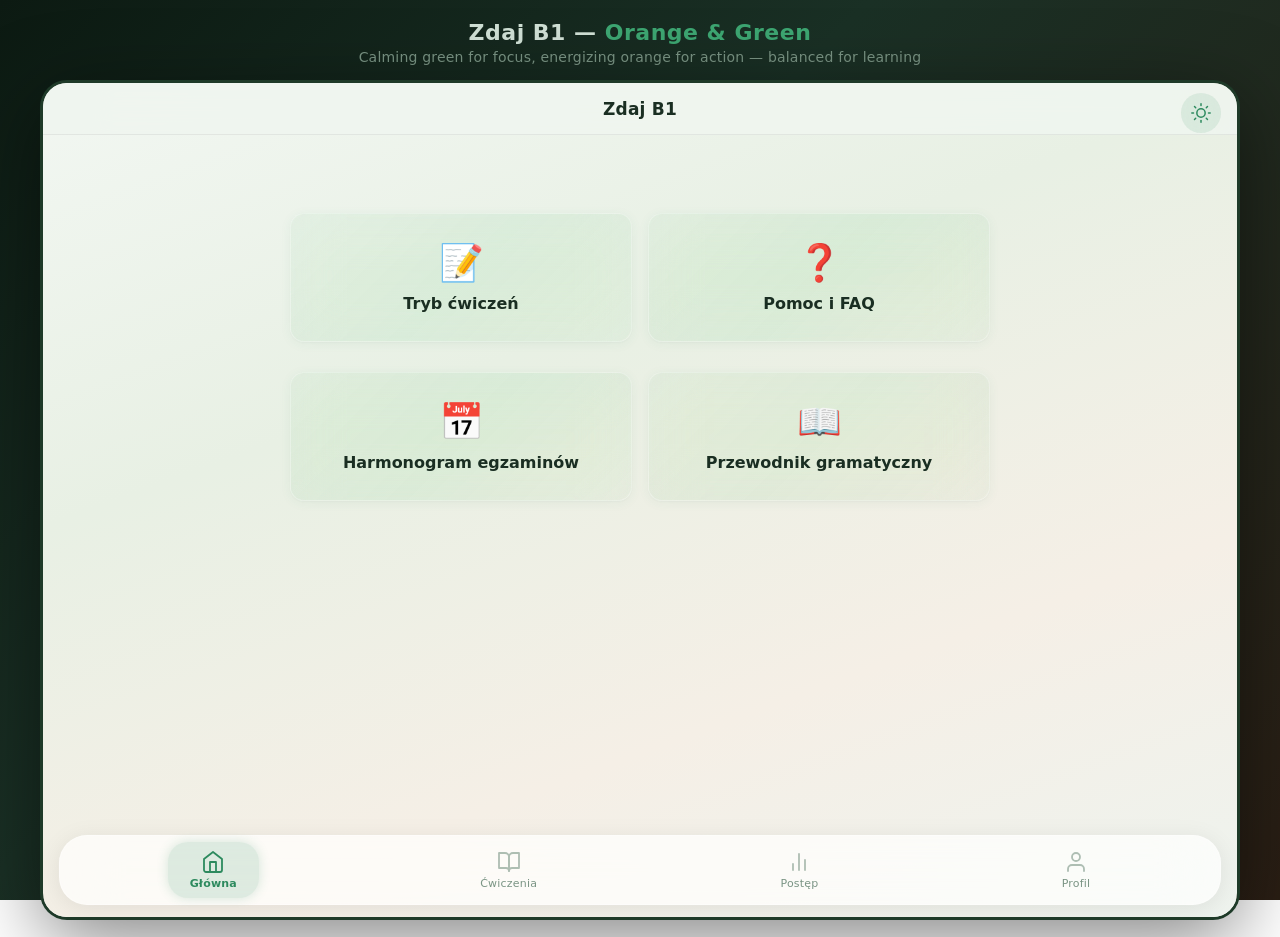
<file: docs/design-orange-green.html>
<!DOCTYPE html>
<html lang="pl" data-theme="light">
<head>
<meta charset="UTF-8">
<meta name="viewport" content="width=device-width, initial-scale=1.0">
<title>Zdaj B1 — Orange & Green</title>
<style>
/* ========== CSS CUSTOM PROPERTIES ========== */
/* Green = primary (focus, calm, 60%), Orange = accent (energy, CTA, 10%), Neutrals = 30% */
:root {
  --primary: #2d8a5e;
  --primary-light: #3da672;
  --primary-dark: #1e6e48;
  --accent: #e07b2d;
  --accent-light: #f09848;
  --bg: #eef3ee;
  --bg-card: rgba(255,255,255,0.62);
  --bg-card-border: rgba(255,255,255,0.3);
  --bg-nav: rgba(240,245,240,0.88);
  --bg-tab: rgba(255,255,255,0.72);
  --text: #1a2e22;
  --text-secondary: #4a6352;
  --text-muted: #7a9484;
  --border-light: rgba(0,0,0,0.06);
  --border-card: rgba(255,255,255,0.5);
  --shadow-card: 0 2px 12px rgba(45,138,94,0.06), 0 1px 3px rgba(0,0,0,0.03);
  --shadow-card-hover: 0 4px 24px rgba(45,138,94,0.12);
  --glass-blur: blur(24px) saturate(160%);
  --nav-blur: blur(28px) saturate(170%);
  --progress-gradient: linear-gradient(90deg, #2d8a5e, #e07b2d);
  --btn-gradient: linear-gradient(135deg, #e07b2d 0%, #f09848 100%);
  --btn-sheen: none;
  --exercise-bg: rgba(45,138,94,0.05);
  --exercise-border: #2d8a5e;
  --input-border: #2d8a5e;
  --input-bg: rgba(45,138,94,0.04);
  --input-focus-border: #e07b2d;
  --input-focus-bg: rgba(224,123,45,0.06);
  --radio-checked: #2d8a5e;
  --correct-bg: rgba(45,138,94,0.1);
  --drop-zone-border: rgba(45,138,94,0.3);
  --drop-zone-bg: rgba(45,138,94,0.02);
  --word-bank-bg: rgba(224,123,45,0.06);
  --word-bank-border: rgba(224,123,45,0.15);
  --drag-border: rgba(45,138,94,0.2);
  --toggle-checked: #2d8a5e;
  --avatar-gradient: linear-gradient(135deg, #2d8a5e, #3da672);
  --ipad-bg: linear-gradient(160deg, #f2f7f2 0%, #e8f0e4 35%, #f5efe6 70%, #eef3ee 100%);
  --ipad-bg-color: #eef3ee;
  --body-bg: linear-gradient(135deg, #0c1a12 0%, #1a3025 40%, #2a1e14 100%);
  --page-title-color: #d0e0d5;
  --page-title-accent: #3da672;
  --ipad-shadow: 0 0 0 3px #1e3a28, 0 20px 80px rgba(0,0,0,0.5);
  --scrollbar-thumb: rgba(45,138,94,0.15);
  --grammar-errors-bg: linear-gradient(135deg, rgba(217,68,68,0.08), rgba(217,68,68,0.03));
  --grammar-errors-border: rgba(217,68,68,0.12);
  --grammar-topics-bg: linear-gradient(135deg, rgba(45,138,94,0.08), rgba(45,138,94,0.03));
  --grammar-topics-border: rgba(45,138,94,0.12);
  --home-card-shimmer: linear-gradient(135deg, rgba(45,138,94,0.04) 0%, rgba(61,166,114,0.08) 50%, rgba(45,138,94,0.03) 100%);
  --tab-active-bg: rgba(45,138,94,0.15);
  --tab-active-glow: 0 0 12px rgba(45,138,94,0.2);
  --set-card-border: #2d8a5e;
  --danger-color: #d94444;
  --danger-border: #e8c0c0;
  --timer-bg: rgba(224,123,45,0.08);
  --timer-color: #c06820;
  --writing-border: rgba(0,0,0,0.1);
  --writing-bg: rgba(255,255,255,0.8);
  --pf-border: rgba(0,0,0,0.05);
  --expandable-bg: rgba(255,255,255,0.85);
  --expandable-body-bg: rgba(255,255,255,0.5);
  --info-border: rgba(0,0,0,0.05);
  --theme-toggle-bg: rgba(45,138,94,0.1);
  --theme-toggle-color: #2d8a5e;
  --alpha-card-bg: rgba(255,255,255,0.85);
  --alpha-card-border: rgba(0,0,0,0.06);
  --result-row-bg: rgba(255,255,255,0.85);
  --result-row-border: rgba(0,0,0,0.04);
}

[data-theme="dark"] {
  --bg: #1a2c22;
  --bg-card: rgba(30,50,38,0.65);
  --bg-card-border: rgba(255,255,255,0.1);
  --bg-nav: rgba(24,40,30,0.88);
  --bg-tab: rgba(28,46,34,0.85);
  --text: #e8f0eb;
  --text-secondary: #a8c4b0;
  --text-muted: #7a9e86;
  --border-light: rgba(255,255,255,0.08);
  --border-card: rgba(255,255,255,0.1);
  --shadow-card: 0 2px 12px rgba(0,0,0,0.15), 0 1px 3px rgba(45,138,94,0.04);
  --shadow-card-hover: 0 4px 24px rgba(45,138,94,0.12);
  --exercise-bg: rgba(50,150,100,0.08);
  --input-bg: rgba(50,150,100,0.07);
  --correct-bg: rgba(50,150,100,0.12);
  --drop-zone-bg: rgba(50,150,100,0.04);
  --word-bank-bg: rgba(224,140,60,0.08);
  --word-bank-border: rgba(224,140,60,0.18);
  --ipad-bg: linear-gradient(160deg, #1a2c22 0%, #1e3328 35%, #252a1e 70%, #1c2820 100%);
  --ipad-bg-color: #1a2c22;
  --body-bg: linear-gradient(135deg, #060e0a 0%, #0e1e14 40%, #1a1208 100%);
  --page-title-color: #b0ccb8;
  --ipad-shadow: 0 0 0 3px #1e3a28, 0 20px 80px rgba(0,0,0,0.5), 0 0 40px rgba(45,138,94,0.06);
  --scrollbar-thumb: rgba(45,138,94,0.25);
  --grammar-topics-bg: linear-gradient(135deg, rgba(50,150,100,0.1), rgba(50,150,100,0.04));
  --grammar-topics-border: rgba(50,150,100,0.15);
  --home-card-shimmer: linear-gradient(135deg, rgba(50,150,100,0.06) 0%, rgba(70,180,120,0.1) 50%, rgba(50,150,100,0.05) 100%);
  --tab-active-bg: rgba(50,150,100,0.2);
  --tab-active-glow: 0 0 12px rgba(50,150,100,0.2);
  --writing-border: rgba(255,255,255,0.1);
  --writing-bg: rgba(30,50,38,0.5);
  --pf-border: rgba(255,255,255,0.08);
  --expandable-bg: rgba(30,50,38,0.65);
  --expandable-body-bg: rgba(30,50,38,0.35);
  --info-border: rgba(255,255,255,0.08);
  --theme-toggle-bg: rgba(224,140,60,0.15);
  --theme-toggle-color: #f09848;
  --alpha-card-bg: rgba(30,50,38,0.55);
  --alpha-card-border: rgba(255,255,255,0.1);
  --result-row-bg: rgba(30,50,38,0.55);
  --result-row-border: rgba(255,255,255,0.08);
  --drag-border: rgba(61,166,114,0.3);
  --timer-bg: rgba(224,123,45,0.12);
  --danger-border: rgba(217,68,68,0.3);
  --grammar-errors-bg: linear-gradient(135deg, rgba(217,68,68,0.12), rgba(217,68,68,0.05));
  --grammar-errors-border: rgba(217,68,68,0.2);
}

/* ========== RESET & BASE ========== */
*, *::before, *::after { box-sizing: border-box; margin: 0; padding: 0; }

body {
  background: var(--body-bg);
  background-attachment: fixed;
  font-family: -apple-system, 'SF Pro Display', 'SF Pro Text', system-ui, BlinkMacSystemFont, 'Segoe UI', Roboto, sans-serif;
  color: var(--text);
  display: flex;
  flex-direction: column;
  align-items: center;
  justify-content: center;
  min-height: 100vh;
  padding: 20px;
  -webkit-font-smoothing: antialiased;
  transition: background 0.5s ease, color 0.3s ease;
}

/* ========== PAGE TITLE ========== */
.page-title {
  color: var(--page-title-color);
  font-size: 22px;
  font-weight: 600;
  letter-spacing: 0.5px;
  margin-bottom: 4px;
  text-align: center;
  transition: color 0.3s ease;
}
.page-title span { color: var(--page-title-accent); }
.page-subtitle {
  color: var(--text-muted);
  font-size: 14px;
  margin-bottom: 18px;
  text-align: center;
  letter-spacing: 0.2px;
  transition: color 0.3s ease;
}

/* ========== iPad FRAME ========== */
.ipad-frame {
  width: 1194px;
  height: 834px;
  background: var(--ipad-bg);
  border-radius: 24px;
  overflow: hidden;
  position: relative;
  box-shadow: var(--ipad-shadow);
  display: flex;
  flex-direction: column;
  transition: background 0.3s ease, box-shadow 0.3s ease;
}

@media (max-width: 1240px) {
  .ipad-frame { transform: scale(0.8); transform-origin: top center; }
}
@media (max-width: 980px) {
  .ipad-frame { transform: scale(0.6); transform-origin: top center; }
}
@media (max-width: 740px) {
  .ipad-frame { transform: scale(0.42); transform-origin: top center; }
}

/* ========== THEME TOGGLE ========== */
.theme-toggle {
  position: absolute;
  top: 10px;
  right: 16px;
  z-index: 20;
  width: 40px;
  height: 40px;
  border-radius: 50%;
  border: none;
  background: var(--theme-toggle-bg);
  color: var(--theme-toggle-color);
  cursor: pointer;
  display: flex;
  align-items: center;
  justify-content: center;
  transition: all 0.3s ease;
  backdrop-filter: blur(12px);
  -webkit-backdrop-filter: blur(12px);
}
.theme-toggle:hover { transform: scale(1.1); }
.theme-toggle svg { transition: transform 0.3s ease; }
[data-theme="dark"] .theme-toggle svg { transform: rotate(180deg); }

/* ========== NAV BAR ========== */
.nav-bar {
  height: 52px;
  min-height: 52px;
  background: var(--bg-nav);
  backdrop-filter: var(--nav-blur);
  -webkit-backdrop-filter: var(--nav-blur);
  display: flex;
  align-items: center;
  justify-content: center;
  border-bottom: 1px solid var(--border-light);
  position: relative;
  z-index: 10;
  transition: background 0.3s ease, border-color 0.3s ease;
}
.nav-bar .back-btn {
  position: absolute;
  left: 16px;
  background: none;
  border: none;
  color: var(--primary-light);
  font-size: 16px;
  cursor: pointer;
  display: flex;
  align-items: center;
  gap: 4px;
  font-family: inherit;
}
.nav-bar .back-btn:hover { opacity: 0.7; }
.nav-bar .nav-title {
  font-size: 17px;
  font-weight: 600;
  color: var(--text);
  letter-spacing: 0.2px;
  transition: color 0.3s ease;
}

/* ========== CONTENT AREA ========== */
.content-area {
  flex: 1;
  overflow-y: auto;
  overflow-x: hidden;
  -webkit-overflow-scrolling: touch;
}
.content-area::-webkit-scrollbar { width: 4px; }
.content-area::-webkit-scrollbar-thumb { background: var(--scrollbar-thumb); border-radius: 4px; }

/* ========== TAB BAR ========== */
.tab-bar {
  height: auto;
  min-height: 64px;
  background: var(--bg-tab);
  backdrop-filter: var(--nav-blur);
  -webkit-backdrop-filter: var(--nav-blur);
  border: 1px solid var(--bg-card-border);
  display: flex;
  align-items: center;
  justify-content: space-around;
  z-index: 10;
  border-radius: 28px;
  margin: 0 16px 12px;
  padding: 6px 8px;
  box-shadow: 0 4px 24px rgba(0,0,0,0.08), 0 0 0 1px rgba(255,255,255,0.05);
  transition: background 0.3s ease, border-color 0.3s ease, box-shadow 0.3s ease;
}
.tab-item {
  display: flex;
  flex-direction: column;
  align-items: center;
  gap: 3px;
  cursor: pointer;
  border: none;
  background: none;
  font-family: inherit;
  padding: 8px 22px;
  transition: all 0.25s ease;
  border-radius: 20px;
  position: relative;
}
.tab-item .tab-icon { display: flex; align-items: center; justify-content: center; }
.tab-item .tab-icon svg { width: 24px; height: 24px; }
.tab-item .tab-label { font-size: 11px; color: var(--text-muted); font-weight: 500; letter-spacing: 0.2px; transition: color 0.3s ease; }
.tab-item.active {
  background: var(--tab-active-bg);
  box-shadow: var(--tab-active-glow);
}
.tab-item.active .tab-label { color: var(--primary); font-weight: 600; }
.tab-item.active .tab-icon svg { stroke: var(--primary); }
.tab-item:not(.active) .tab-icon svg { stroke: var(--text-muted); opacity: 0.6; }

/* ========== SCREEN CONTAINERS ========== */
.screen { display: none; padding: 24px; height: 100%; }
.screen.active { display: block; }
.screen-scroll { padding: 24px; }

/* ========== GLASS CARD ========== */
.card {
  background: var(--bg-card);
  backdrop-filter: var(--glass-blur);
  -webkit-backdrop-filter: var(--glass-blur);
  border-radius: 14px;
  border: 1px solid var(--bg-card-border);
  box-shadow: var(--shadow-card);
  padding: 18px;
  margin-bottom: 14px;
  transition: transform 0.15s, box-shadow 0.15s, background 0.3s ease, border-color 0.3s ease;
}
.card:hover { box-shadow: var(--shadow-card-hover); }
.card-clickable { cursor: pointer; }
.card-clickable:hover { transform: translateY(-1px); }

/* ========== HOME GRID ========== */
.home-grid {
  display: grid;
  grid-template-columns: 1fr 1fr;
  gap: 16px;
  max-width: 700px;
  margin: 30px auto 0;
}
.home-card {
  text-align: center;
  padding: 28px 18px;
  background: var(--home-card-shimmer);
  backdrop-filter: var(--glass-blur);
  -webkit-backdrop-filter: var(--glass-blur);
}
.home-card .hc-icon { font-size: 36px; margin-bottom: 10px; }
.home-card .hc-title { font-size: 16px; font-weight: 600; color: var(--text); transition: color 0.3s ease; }

/* ========== BUTTONS ========== */
.btn-primary {
  background: var(--btn-gradient);
  color: #fff;
  border: none;
  border-radius: 12px;
  padding: 13px 32px;
  font-size: 15px;
  font-weight: 600;
  cursor: pointer;
  font-family: inherit;
  transition: opacity 0.2s, transform 0.1s, box-shadow 0.3s;
  letter-spacing: 0.2px;
  box-shadow: 0 2px 8px rgba(224,123,45,0.3);
}
.btn-primary:hover { opacity: 0.92; box-shadow: 0 4px 14px rgba(224,123,45,0.35); }
[data-theme="dark"] .btn-primary:hover { box-shadow: 0 4px 18px rgba(224,123,45,0.4); }
.btn-primary:active { transform: scale(0.97); opacity: 0.85; }

.btn-secondary {
  background: rgba(45,138,94,0.08);
  color: var(--primary);
  border: 1.5px solid rgba(45,138,94,0.2);
  border-radius: 12px;
  padding: 11px 24px;
  font-size: 14px;
  font-weight: 600;
  cursor: pointer;
  font-family: inherit;
  transition: all 0.2s;
}
.btn-secondary:hover { background: rgba(45,138,94,0.14); }

.btn-danger {
  background: var(--bg-card);
  color: var(--danger-color);
  border: 1.5px solid var(--danger-border);
  border-radius: 12px;
  padding: 11px 24px;
  font-size: 14px;
  font-weight: 600;
  cursor: pointer;
  font-family: inherit;
  transition: all 0.3s ease;
}

/* ========== SECTION TITLE ========== */
.section-title {
  font-size: 20px;
  font-weight: 700;
  color: var(--text);
  margin-bottom: 16px;
  transition: color 0.3s ease;
}
.section-subtitle {
  font-size: 14px;
  color: var(--text-secondary);
  margin-bottom: 20px;
  line-height: 1.5;
  transition: color 0.3s ease;
}

/* ========== LIST ITEMS ========== */
.list-item {
  display: flex;
  align-items: center;
  padding: 15px 18px;
  background: var(--bg-card);
  backdrop-filter: var(--glass-blur);
  -webkit-backdrop-filter: var(--glass-blur);
  border-radius: 12px;
  margin-bottom: 10px;
  cursor: pointer;
  border: 1px solid var(--bg-card-border);
  box-shadow: 0 1px 6px rgba(0,0,0,0.03);
  transition: all 0.15s;
  position: relative;
}
.list-item::before {
  content: '';
  position: absolute;
  left: 0;
  top: 50%;
  transform: translateY(-50%);
  width: 3px;
  height: 0;
  background: var(--primary);
  border-radius: 0 3px 3px 0;
  transition: height 0.2s ease;
}
.list-item:hover::before { height: 60%; }
.list-item:hover { transform: translateY(-1px); }
.list-item .li-icon { font-size: 22px; margin-right: 14px; }
.list-item .li-text { flex: 1; font-size: 15px; font-weight: 500; color: var(--text); transition: color 0.3s ease; }
.list-item .li-arrow { color: var(--text-muted); font-size: 18px; }

/* ========== EXERCISE STYLES ========== */
.exercise-instruction {
  background: var(--exercise-bg);
  border-left: 3px solid var(--exercise-border);
  padding: 14px 18px;
  border-radius: 0 10px 10px 0;
  margin-bottom: 20px;
  font-size: 14px;
  line-height: 1.6;
  color: var(--text-secondary);
  transition: all 0.3s ease;
}

.exercise-text {
  font-size: 15px;
  line-height: 1.8;
  color: var(--text);
  margin-bottom: 20px;
  transition: color 0.3s ease;
}

.example-badge {
  display: inline-block;
  background: var(--accent);
  color: #fff;
  font-size: 11px;
  font-weight: 700;
  padding: 2px 8px;
  border-radius: 6px;
  margin-right: 6px;
  vertical-align: middle;
}

.answer-filled {
  font-weight: 700;
  color: var(--primary);
}

.answer-gap {
  display: inline-block;
  min-width: 80px;
  border-bottom: 2px dashed var(--primary);
  padding: 0 4px;
  margin: 0 2px;
  text-align: center;
}

.question-block {
  margin-bottom: 18px;
  padding: 16px;
  background: var(--bg-card);
  border-radius: 12px;
  border: 1px solid var(--border-light);
  transition: all 0.3s ease;
}

.radio-group { margin-top: 10px; }
.radio-option {
  display: flex;
  align-items: center;
  padding: 8px 12px;
  margin: 4px 0;
  border-radius: 8px;
  cursor: pointer;
  transition: background 0.15s;
  font-size: 14px;
  color: var(--text);
}
.radio-option:hover { background: rgba(124,58,237,0.05); }
.radio-option input[type="radio"] {
  appearance: none;
  -webkit-appearance: none;
  width: 18px; height: 18px;
  border: 2px solid var(--text-muted);
  border-radius: 50%;
  margin-right: 10px;
  cursor: pointer;
  position: relative;
  flex-shrink: 0;
  transition: all 0.2s ease;
}
.radio-option input[type="radio"]:checked {
  border-color: var(--radio-checked);
  background: var(--radio-checked);
}
.radio-option input[type="radio"]:checked::after {
  content: '\2713';
  color: #fff;
  position: absolute;
  top: 50%; left: 50%;
  transform: translate(-50%, -50%);
  font-size: 11px;
}
.radio-option.correct-selected {
  background: var(--correct-bg);
}
.radio-option.correct-selected input[type="radio"] {
  border-color: var(--radio-checked);
  background: var(--radio-checked);
  pointer-events: none;
}

/* P/F radio */
.pf-row {
  display: flex;
  align-items: center;
  padding: 10px 0;
  border-bottom: 1px solid var(--pf-border);
  font-size: 14px;
  color: var(--text);
  transition: all 0.3s ease;
}
.pf-row:last-child { border-bottom: none; }
.pf-text { flex: 1; padding-right: 16px; line-height: 1.5; }
.pf-options { display: flex; gap: 12px; flex-shrink: 0; }
.pf-options label {
  display: flex;
  align-items: center;
  gap: 4px;
  cursor: pointer;
  font-weight: 600;
  color: var(--text-secondary);
  font-size: 14px;
}
.pf-options input[type="radio"] {
  appearance: none;
  -webkit-appearance: none;
  width: 20px; height: 20px;
  border: 2px solid var(--text-muted);
  border-radius: 4px;
  cursor: pointer;
  position: relative;
  transition: all 0.2s ease;
}
.pf-options input[type="radio"]:checked {
  border-color: var(--radio-checked);
  background: var(--radio-checked);
}
.pf-options input[type="radio"]:checked::after {
  content: '\2713'; color: #fff;
  position: absolute; top: 50%; left: 50%;
  transform: translate(-50%, -50%);
  font-size: 12px;
}

.play-btn {
  display: inline-flex;
  align-items: center;
  justify-content: center;
  width: 36px; height: 36px;
  background: var(--btn-gradient);
  color: #fff;
  border-radius: 50%;
  border: none;
  cursor: pointer;
  font-size: 14px;
  margin-right: 10px;
  flex-shrink: 0;
  box-shadow: 0 2px 6px rgba(224,123,45,0.25);
}

/* INPUT FIELDS */
.gap-input {
  display: inline-block;
  width: 120px;
  border: none;
  border-bottom: 2px solid var(--input-border);
  background: var(--input-bg);
  padding: 3px 6px;
  font-size: 14px;
  font-family: inherit;
  color: var(--text);
  outline: none;
  border-radius: 4px 4px 0 0;
  margin: 0 2px;
  transition: all 0.2s ease;
}
.gap-input:focus { border-bottom-color: var(--input-focus-border); background: var(--input-focus-bg); }
.gap-input.wide { width: 200px; }
.gap-input.xwide { width: 100%; max-width: 500px; }

select.gap-input {
  color: var(--text);
  background: var(--input-bg);
}
select.gap-input option {
  background: var(--ipad-bg);
  color: var(--text);
}

/* DRAG & DROP */
.drop-zone {
  min-height: 120px;
  border: 2px dashed var(--drop-zone-border);
  border-radius: 12px;
  padding: 16px;
  margin: 16px 0;
  background: var(--drop-zone-bg);
  transition: all 0.3s ease;
}
.drop-zone-label {
  text-align: center;
  color: var(--text-muted);
  font-size: 13px;
  padding: 20px;
}
.drag-item {
  display: inline-block;
  padding: 10px 16px;
  background: var(--bg-card);
  border: 1.5px solid var(--drag-border);
  border-radius: 10px;
  margin: 5px;
  cursor: grab;
  font-size: 14px;
  user-select: none;
  transition: all 0.15s;
  box-shadow: 0 1px 4px rgba(0,0,0,0.05);
  color: var(--text);
}
.drag-item:active { cursor: grabbing; transform: scale(1.03); box-shadow: 0 4px 16px rgba(124,58,237,0.15); }
.drag-items-container { margin: 12px 0; }

/* TEXTAREA */
.writing-area {
  width: 100%;
  min-height: 180px;
  border: 1.5px solid var(--writing-border);
  border-radius: 12px;
  padding: 14px;
  font-family: inherit;
  font-size: 15px;
  line-height: 1.6;
  resize: vertical;
  outline: none;
  background: var(--writing-bg);
  color: var(--text);
  transition: all 0.3s ease;
}
.writing-area:focus { border-color: var(--primary); }
.word-counter { text-align: right; font-size: 13px; color: var(--text-muted); margin-top: 6px; }

/* TIMER */
.timer-display {
  display: inline-flex;
  align-items: center;
  gap: 6px;
  background: var(--timer-bg);
  color: var(--timer-color);
  padding: 8px 16px;
  border-radius: 10px;
  font-weight: 600;
  font-size: 15px;
  margin-bottom: 20px;
}

/* PHOTO PLACEHOLDER */
.photo-placeholder {
  width: 100%;
  max-width: 420px;
  height: 200px;
  border-radius: 14px;
  background: linear-gradient(135deg, #a8d8a0 0%, #6db86b 40%, #4a9e5a 70%, #2d7a3d 100%);
  position: relative;
  overflow: hidden;
  margin: 12px 0;
}
.photo-placeholder::after {
  content: '\1F333\200D\1F468\200D\1F469\200D\1F467\200D\1F466\1F333';
  position: absolute;
  bottom: 20px;
  left: 50%;
  transform: translateX(-50%);
  font-size: 40px;
}
.photo-placeholder::before {
  content: '';
  position: absolute;
  top: 0;
  left: 0;
  right: 0;
  height: 60%;
  background: linear-gradient(180deg, #87ceeb 0%, #b0d4f1 100%);
}

/* TOGGLE SWITCH */
.toggle-switch {
  position: relative;
  width: 48px; height: 28px;
  display: inline-block;
}
.toggle-switch input { opacity: 0; width: 0; height: 0; }
.toggle-slider {
  position: absolute;
  inset: 0;
  background: var(--text-muted);
  border-radius: 28px;
  cursor: pointer;
  transition: 0.3s;
}
.toggle-slider::before {
  content: '';
  position: absolute;
  width: 22px; height: 22px;
  left: 3px; bottom: 3px;
  background: #fff;
  border-radius: 50%;
  transition: 0.3s;
  box-shadow: 0 1px 3px rgba(0,0,0,0.2);
}
.toggle-switch input:checked + .toggle-slider { background: var(--toggle-checked); }
.toggle-switch input:checked + .toggle-slider::before { transform: translateX(20px); }

/* PROGRESS BAR */
.progress-row {
  display: flex;
  align-items: center;
  margin-bottom: 12px;
  font-size: 14px;
}
.progress-label { width: 110px; font-weight: 500; color: var(--text-secondary); transition: color 0.3s ease; }
.progress-bar-bg {
  flex: 1;
  height: 10px;
  background: rgba(45,138,94,0.08);
  border-radius: 10px;
  overflow: hidden;
  margin: 0 12px;
  transition: background 0.3s ease;
}
.progress-bar-fill {
  height: 100%;
  border-radius: 10px;
  background: var(--progress-gradient);
  transition: width 0.5s;
}
.progress-value { width: 50px; text-align: right; font-weight: 600; color: var(--text); transition: color 0.3s ease; }

/* RESULT ROW */
.result-row {
  display: flex;
  align-items: center;
  padding: 14px 18px;
  background: var(--result-row-bg);
  border-radius: 12px;
  margin-bottom: 10px;
  border: 1px solid var(--result-row-border);
  transition: all 0.3s ease;
}
.result-row .rr-label { flex: 1; font-weight: 500; font-size: 15px; color: var(--text); }
.result-row .rr-value { font-weight: 700; font-size: 16px; color: var(--primary); margin-right: 10px; }
.result-row .rr-arrow { color: var(--text-muted); cursor: pointer; }

/* PROFILE */
.profile-header {
  text-align: center;
  padding: 20px 0;
}
.profile-avatar {
  width: 72px; height: 72px;
  background: var(--avatar-gradient);
  border-radius: 50%;
  display: flex;
  align-items: center;
  justify-content: center;
  font-size: 30px;
  color: #fff;
  margin: 0 auto 10px;
}
.profile-name { font-size: 20px; font-weight: 700; color: var(--text); transition: color 0.3s ease; }
.profile-email { font-size: 14px; color: var(--text-muted); margin-top: 2px; transition: color 0.3s ease; }

.info-row {
  display: flex;
  justify-content: space-between;
  padding: 10px 0;
  border-bottom: 1px solid var(--info-border);
  font-size: 14px;
  transition: border-color 0.3s ease;
}
.info-row:last-child { border-bottom: none; }
.info-label { color: var(--text-secondary); transition: color 0.3s ease; }
.info-value { font-weight: 600; color: var(--text); transition: color 0.3s ease; }

/* ALPHABET GRID */
.alpha-grid {
  display: grid;
  grid-template-columns: repeat(5, 1fr);
  gap: 10px;
  margin-top: 16px;
}
.alpha-card {
  background: var(--alpha-card-bg);
  backdrop-filter: var(--glass-blur);
  -webkit-backdrop-filter: var(--glass-blur);
  border: 1px solid var(--alpha-card-border);
  border-radius: 10px;
  padding: 14px 8px;
  text-align: center;
  transition: all 0.3s ease;
}
.alpha-letter { font-size: 22px; font-weight: 700; color: var(--primary); }
.alpha-word { font-size: 12px; color: var(--text-muted); margin-top: 2px; transition: color 0.3s ease; }

/* EXPANDABLE */
.expandable { margin-bottom: 10px; }
.expandable-header {
  display: flex;
  align-items: center;
  justify-content: space-between;
  padding: 14px 18px;
  background: var(--expandable-bg);
  backdrop-filter: var(--glass-blur);
  -webkit-backdrop-filter: var(--glass-blur);
  border-radius: 12px;
  cursor: pointer;
  border: 1px solid var(--border-light);
  font-size: 15px;
  font-weight: 500;
  color: var(--text);
  transition: all 0.3s ease;
}
.expandable-header .exp-arrow { transition: transform 0.2s; color: var(--text-muted); }
.expandable.open .exp-arrow { transform: rotate(90deg); }
.expandable-body {
  display: none;
  padding: 14px 18px;
  font-size: 14px;
  line-height: 1.6;
  color: var(--text-secondary);
  background: var(--expandable-body-bg);
  border-radius: 0 0 12px 12px;
  margin-top: -6px;
  transition: all 0.3s ease;
}
.expandable.open .expandable-body { display: block; }

/* BADGE */
.badge {
  display: inline-block;
  background: var(--accent);
  color: #fff;
  padding: 3px 10px;
  border-radius: 8px;
  font-size: 12px;
  font-weight: 700;
}

/* WORD BANK */
.word-bank {
  display: flex;
  flex-wrap: wrap;
  gap: 8px;
  padding: 14px;
  background: var(--word-bank-bg);
  border: 1px solid var(--word-bank-border);
  border-radius: 12px;
  margin-bottom: 16px;
  transition: all 0.3s ease;
}
.word-bank-item {
  padding: 6px 12px;
  background: var(--bg-card);
  border: 1px solid var(--border-light);
  border-radius: 8px;
  font-size: 14px;
  font-weight: 500;
  color: var(--text);
  transition: all 0.3s ease;
}

/* EXAM SCHEDULE */
.exam-date-card {
  padding: 16px 18px;
  margin-bottom: 10px;
}
.exam-date { font-weight: 700; color: var(--primary); font-size: 16px; margin-bottom: 4px; }
.exam-info { font-size: 14px; color: var(--text-secondary); line-height: 1.4; transition: color 0.3s ease; }

/* SET CARD */
.set-card {
  padding: 20px;
  margin-bottom: 14px;
  border-left: 4px solid var(--set-card-border);
}
.set-title { font-size: 16px; font-weight: 700; margin-bottom: 10px; color: var(--primary); }
.set-task { font-size: 14px; margin-bottom: 8px; line-height: 1.5; color: var(--text-secondary); transition: color 0.3s ease; }
.set-task strong { color: var(--text); }

/* GRAMMAR TOPIC BANNER */
.grammar-banner {
  padding: 20px;
  border-radius: 14px;
  margin-bottom: 14px;
  cursor: pointer;
  position: relative;
  overflow: hidden;
  transition: all 0.3s ease;
}
.grammar-banner.errors {
  background: var(--grammar-errors-bg);
  border: 1px solid var(--grammar-errors-border);
}
.grammar-banner.topics {
  background: var(--grammar-topics-bg);
  border: 1px solid var(--grammar-topics-border);
}
.grammar-banner-title { font-size: 16px; font-weight: 700; margin-bottom: 6px; color: var(--text); transition: color 0.3s ease; }
.grammar-banner-desc { font-size: 13px; color: var(--text-secondary); line-height: 1.5; transition: color 0.3s ease; }

/* TWO COLUMNS for exercises */
.two-col { display: flex; gap: 24px; }
.two-col .col-main { flex: 2; }
.two-col .col-side { flex: 1; }

/* Utility */
.mb-8 { margin-bottom: 8px; }
.mb-12 { margin-bottom: 12px; }
.mb-16 { margin-bottom: 16px; }
.mb-20 { margin-bottom: 20px; }
.mb-24 { margin-bottom: 24px; }
.mt-12 { margin-top: 12px; }
.mt-16 { margin-top: 16px; }
.mt-20 { margin-top: 20px; }
.text-center { text-align: center; }
.text-small { font-size: 13px; color: var(--text-muted); transition: color 0.3s ease; }
.flex-between { display: flex; justify-content: space-between; align-items: center; }
.underline-text { text-decoration: underline; text-decoration-color: var(--accent); text-underline-offset: 3px; }
</style>
</head>
<body>

<div class="page-title">Zdaj B1 — <span>Orange &amp; Green</span></div>
<div class="page-subtitle">Calming green for focus, energizing orange for action — balanced for learning</div>

<div class="ipad-frame">
  <!-- THEME TOGGLE -->
  <button class="theme-toggle" id="themeToggle" onclick="toggleTheme()" aria-label="Toggle dark mode">
    <svg id="themeIcon" width="20" height="20" fill="none" stroke="currentColor" stroke-width="1.8" stroke-linecap="round" stroke-linejoin="round" viewBox="0 0 24 24">
      <circle cx="12" cy="12" r="5"/>
      <line x1="12" y1="1" x2="12" y2="3"/>
      <line x1="12" y1="21" x2="12" y2="23"/>
      <line x1="4.22" y1="4.22" x2="5.64" y2="5.64"/>
      <line x1="18.36" y1="18.36" x2="19.78" y2="19.78"/>
      <line x1="1" y1="12" x2="3" y2="12"/>
      <line x1="21" y1="12" x2="23" y2="12"/>
      <line x1="4.22" y1="19.78" x2="5.64" y2="18.36"/>
      <line x1="18.36" y1="5.64" x2="19.78" y2="4.22"/>
    </svg>
  </button>

  <!-- NAV BAR -->
  <div class="nav-bar" id="navBar">
    <button class="back-btn" id="backBtn" style="display:none" onclick="goBack()">&#8249; Wróć</button>
    <span class="nav-title" id="navTitle">Zdaj B1</span>
  </div>

  <!-- CONTENT -->
  <div class="content-area" id="contentArea">

    <!-- ==================== TAB 1: GŁÓWNA ==================== -->
    <div class="screen active" id="screen-home">
      <div class="screen-scroll">
        <div class="home-grid">
          <div class="card card-clickable home-card" onclick="navigateTo('screen-exercises','Ćwiczenia',1)">
            <div class="hc-icon">📝</div>
            <div class="hc-title">Tryb ćwiczeń</div>
          </div>
          <div class="card card-clickable home-card" onclick="navigateTo('screen-faq','Pomoc i FAQ')">
            <div class="hc-icon">❓</div>
            <div class="hc-title">Pomoc i FAQ</div>
          </div>
          <div class="card card-clickable home-card" onclick="navigateTo('screen-exam-schedule','Harmonogram egzaminów')">
            <div class="hc-icon">📅</div>
            <div class="hc-title">Harmonogram egzaminów</div>
          </div>
          <div class="card card-clickable home-card" onclick="navigateTo('screen-grammar-guide','Przewodnik gramatyczny')">
            <div class="hc-icon">📖</div>
            <div class="hc-title">Przewodnik gramatyczny</div>
          </div>
        </div>
      </div>
    </div>

    <!-- FAQ -->
    <div class="screen" id="screen-faq">
      <div class="screen-scroll">
        <div class="section-title">Pomoc i FAQ</div>
        <div class="expandable" onclick="toggleExpand(this)">
          <div class="expandable-header">
            <span>O aplikacji Zdaj B1</span>
            <span class="exp-arrow">›</span>
          </div>
          <div class="expandable-body">
            Zdaj B1 to aplikacja stworzona z myślą o osobach przygotowujących się do egzaminu z języka polskiego na poziomie B1.
            Znajdziesz tu ćwiczenia ze słuchania, czytania, gramatyki, pisania i mówienia — dokładnie takie, jakie pojawiają się
            na oficjalnym egzaminie certyfikatowym. Aplikacja śledzi Twoje postępy i dostosowuje zadania do Twoich potrzeb.
            Ćwicz w swoim tempie i zdaj egzamin z pewnością siebie!
          </div>
        </div>
        <div class="expandable" onclick="toggleExpand(this)">
          <div class="expandable-header">
            <span>Polityka Prywatności</span>
            <span class="exp-arrow">›</span>
          </div>
          <div class="expandable-body">
            Twoja prywatność jest dla nas ważna. Zbieramy wyłącznie dane niezbędne do działania aplikacji:
            adres e-mail, postępy w nauce oraz statystyki ćwiczeń. Nie udostępniamy Twoich danych osobom trzecim.
            Dane są przechowywane na bezpiecznych serwerach w Unii Europejskiej. Możesz w każdej chwili poprosić
            o usunięcie swojego konta i wszystkich powiązanych danych.
          </div>
        </div>
        <div class="mt-20 text-center">
          <button class="btn-primary" onclick="alert('Formularz kontaktowy zostanie otwarty.')">Zadaj pytanie</button>
        </div>
      </div>
    </div>

    <!-- EXAM SCHEDULE -->
    <div class="screen" id="screen-exam-schedule">
      <div class="screen-scroll">
        <div class="section-title">Harmonogram egzaminów 2026</div>
        <div class="card exam-date-card">
          <div class="exam-date">14-15.02.2026</div>
          <div class="exam-info">B1 i B2 – dla osób dorosłych<br>B1 i B2 – dla dzieci i młodzieży</div>
        </div>
        <div class="card exam-date-card">
          <div class="exam-date">25-26.04.2026</div>
          <div class="exam-info">B1 i C1 – dla osób dorosłych</div>
        </div>
        <div class="card exam-date-card">
          <div class="exam-date">27-28.06.2026</div>
          <div class="exam-info">B1 i B2 – dla osób dorosłych</div>
        </div>
        <div class="card exam-date-card">
          <div class="exam-date">17-18.10.2026</div>
          <div class="exam-info">B1 i C1 – dla osób dorosłych</div>
        </div>
        <div class="card exam-date-card">
          <div class="exam-date">5-6.12.2026</div>
          <div class="exam-info">B1 – dla osób dorosłych</div>
        </div>
        <div class="mt-20 text-center">
          <button class="btn-primary" onclick="alert('Przekierowanie do strony z lokalizacjami egzaminów.')">Sprawdź lokalizacje</button>
        </div>
      </div>
    </div>

    <!-- GRAMMAR GUIDE -->
    <div class="screen" id="screen-grammar-guide">
      <div class="screen-scroll">
        <div class="section-title">Przewodnik gramatyczny</div>
        <div class="list-item" onclick="navigateTo('screen-alphabet','Alfabet')">
          <span class="li-icon">🔤</span>
          <span class="li-text">Alfabet</span>
          <span class="li-arrow">›</span>
        </div>
      </div>
    </div>

    <!-- ALPHABET -->
    <div class="screen" id="screen-alphabet">
      <div class="screen-scroll">
        <div class="section-title">Alfabet polski</div>
        <div class="alpha-grid">
          <div class="alpha-card"><div class="alpha-letter">Aa</div><div class="alpha-word">auto</div></div>
          <div class="alpha-card"><div class="alpha-letter">Ąą</div><div class="alpha-word">wąż</div></div>
          <div class="alpha-card"><div class="alpha-letter">Bb</div><div class="alpha-word">balon</div></div>
          <div class="alpha-card"><div class="alpha-letter">Cc</div><div class="alpha-word">cukier</div></div>
          <div class="alpha-card"><div class="alpha-letter">Ćć</div><div class="alpha-word">ćma</div></div>
          <div class="alpha-card"><div class="alpha-letter">Dd</div><div class="alpha-word">dom</div></div>
          <div class="alpha-card"><div class="alpha-letter">Ee</div><div class="alpha-word">elf</div></div>
          <div class="alpha-card"><div class="alpha-letter">Ęę</div><div class="alpha-word">gęś</div></div>
          <div class="alpha-card"><div class="alpha-letter">Ff</div><div class="alpha-word">flaga</div></div>
          <div class="alpha-card"><div class="alpha-letter">Gg</div><div class="alpha-word">gwiazda</div></div>
          <div class="alpha-card"><div class="alpha-letter">Hh</div><div class="alpha-word">harfa</div></div>
          <div class="alpha-card"><div class="alpha-letter">Ii</div><div class="alpha-word">igła</div></div>
          <div class="alpha-card"><div class="alpha-letter">Jj</div><div class="alpha-word">jabłko</div></div>
          <div class="alpha-card"><div class="alpha-letter">Kk</div><div class="alpha-word">kot</div></div>
          <div class="alpha-card"><div class="alpha-letter">Ll</div><div class="alpha-word">liść</div></div>
          <div class="alpha-card"><div class="alpha-letter">Łł</div><div class="alpha-word">łódka</div></div>
          <div class="alpha-card"><div class="alpha-letter">Mm</div><div class="alpha-word">mleko</div></div>
          <div class="alpha-card"><div class="alpha-letter">Nn</div><div class="alpha-word">nos</div></div>
          <div class="alpha-card"><div class="alpha-letter">Ńń</div><div class="alpha-word">koń</div></div>
          <div class="alpha-card"><div class="alpha-letter">Oo</div><div class="alpha-word">oko</div></div>
          <div class="alpha-card"><div class="alpha-letter">Óó</div><div class="alpha-word">ból</div></div>
          <div class="alpha-card"><div class="alpha-letter">Pp</div><div class="alpha-word">pies</div></div>
          <div class="alpha-card"><div class="alpha-letter">Rr</div><div class="alpha-word">rower</div></div>
          <div class="alpha-card"><div class="alpha-letter">Ss</div><div class="alpha-word">słońce</div></div>
          <div class="alpha-card"><div class="alpha-letter">Śś</div><div class="alpha-word">świat</div></div>
          <div class="alpha-card"><div class="alpha-letter">Tt</div><div class="alpha-word">torba</div></div>
          <div class="alpha-card"><div class="alpha-letter">Uu</div><div class="alpha-word">ucho</div></div>
          <div class="alpha-card"><div class="alpha-letter">Ww</div><div class="alpha-word">woda</div></div>
          <div class="alpha-card"><div class="alpha-letter">Yy</div><div class="alpha-word">mysz</div></div>
          <div class="alpha-card"><div class="alpha-letter">Zz</div><div class="alpha-word">zamek</div></div>
          <div class="alpha-card"><div class="alpha-letter">Źź</div><div class="alpha-word">źródło</div></div>
          <div class="alpha-card"><div class="alpha-letter">Żż</div><div class="alpha-word">żaba</div></div>
        </div>
      </div>
    </div>

    <!-- ==================== TAB 2: ĆWICZENIA ==================== -->
    <div class="screen" id="screen-exercises">
      <div class="screen-scroll">
        <div class="section-title">Ćwiczenia</div>
        <div class="list-item" onclick="navigateTo('screen-ex-listening','Rozumienie ze słuchu')">
          <span class="li-icon">🎧</span>
          <span class="li-text">Rozumienie ze słuchu</span>
          <span class="li-arrow">›</span>
        </div>
        <div class="list-item" onclick="navigateTo('screen-ex-reading-list','Rozumienie tekstu')">
          <span class="li-icon">📖</span>
          <span class="li-text">Rozumienie tekstu</span>
          <span class="li-arrow">›</span>
        </div>
        <div class="list-item" onclick="navigateTo('screen-ex-grammar','Gramatyka')">
          <span class="li-icon">✏️</span>
          <span class="li-text">Gramatyka</span>
          <span class="li-arrow">›</span>
        </div>
        <div class="list-item" onclick="navigateTo('screen-ex-writing','Pisanie')">
          <span class="li-icon">✍️</span>
          <span class="li-text">Pisanie</span>
          <span class="li-arrow">›</span>
        </div>
        <div class="list-item" onclick="navigateTo('screen-ex-speaking','Mówienie')">
          <span class="li-icon">🎤</span>
          <span class="li-text">Mówienie</span>
          <span class="li-arrow">›</span>
        </div>
      </div>
    </div>

    <!-- LISTENING EXERCISE -->
    <div class="screen" id="screen-ex-listening">
      <div class="screen-scroll">
        <div class="section-title">Wybór wielokrotny</div>
        <div class="exercise-instruction">
          Proszę uważnie słuchać nagrania i wybrać poprawną odpowiedź.
        </div>

        <!-- Example -->
        <div class="question-block">
          <div class="mb-8"><span class="example-badge">Przykład</span> Ten komunikat dotyczy:</div>
          <div style="display:flex;align-items:center;margin-bottom:8px">
            <button class="play-btn" onclick="alert('Odtwarzanie nagrania...')">&#9654;</button>
            <span class="text-small">Nagranie 0</span>
          </div>
          <div class="radio-group">
            <label class="radio-option"><input type="radio" name="ex0" disabled> opóźnienia pociągu</label>
            <label class="radio-option"><input type="radio" name="ex0" disabled> zmiany peronu</label>
            <label class="radio-option correct-selected"><input type="radio" name="ex0" checked disabled> odwołania kursu</label>
          </div>
        </div>

        <!-- Q1 -->
        <div class="question-block">
          <div class="mb-8"><strong>1.</strong> Rozmowa dotyczy:</div>
          <div style="display:flex;align-items:center;margin-bottom:8px">
            <button class="play-btn" onclick="alert('Odtwarzanie nagrania...')">&#9654;</button>
            <span class="text-small">Nagranie 1</span>
          </div>
          <div class="radio-group">
            <label class="radio-option"><input type="radio" name="listen1"> planów na weekend</label>
            <label class="radio-option"><input type="radio" name="listen1"> zakupów w sklepie</label>
            <label class="radio-option"><input type="radio" name="listen1"> wizyty u lekarza</label>
          </div>
        </div>

        <!-- Q2 -->
        <div class="question-block">
          <div class="mb-8"><strong>2.</strong> Wypowiedź dotyczy:</div>
          <div style="display:flex;align-items:center;margin-bottom:8px">
            <button class="play-btn" onclick="alert('Odtwarzanie nagrania...')">&#9654;</button>
            <span class="text-small">Nagranie 2</span>
          </div>
          <div class="radio-group">
            <label class="radio-option"><input type="radio" name="listen2"> pogody na jutro</label>
            <label class="radio-option"><input type="radio" name="listen2"> przepisu na ciasto</label>
            <label class="radio-option"><input type="radio" name="listen2"> remontu mieszkania</label>
          </div>
        </div>

        <div class="mt-20 text-center">
          <button class="btn-primary" onclick="alert('Sprawdzanie odpowiedzi...')">Sprawdź</button>
        </div>
      </div>
    </div>

    <!-- READING LIST -->
    <div class="screen" id="screen-ex-reading-list">
      <div class="screen-scroll">
        <div class="section-title">Rozumienie tekstu</div>
        <div class="list-item" onclick="navigateTo('screen-reading-1','Dopasuj odpowiedzi do fragmentu')">
          <span class="li-text">1. Dopasuj odpowiedzi do fragmentu</span>
          <span class="li-arrow">›</span>
        </div>
        <div class="list-item" onclick="navigateTo('screen-reading-2','Dopasuj odpowiedzi do sytuacji')">
          <span class="li-text">2. Dopasuj odpowiedzi do sytuacji</span>
          <span class="li-arrow">›</span>
        </div>
        <div class="list-item" onclick="navigateTo('screen-reading-3','Prawda / Fałsz')">
          <span class="li-text">3. Prawda / Fałsz / Brak informacji</span>
          <span class="li-arrow">›</span>
        </div>
        <div class="list-item" onclick="navigateTo('screen-reading-4','Ułóż fragmenty')">
          <span class="li-text">4. Ułóż fragmenty w logiczną całość</span>
          <span class="li-arrow">›</span>
        </div>
        <div class="list-item" onclick="navigateTo('screen-reading-5','Uzupełnij tekst fragmentami')">
          <span class="li-text">5. Uzupełnij tekst fragmentami</span>
          <span class="li-arrow">›</span>
        </div>
        <div class="list-item" onclick="navigateTo('screen-reading-6','Uzupełnij tekst słowami')">
          <span class="li-text">6. Uzupełnij tekst słowami</span>
          <span class="li-arrow">›</span>
        </div>
        <div class="list-item" onclick="navigateTo('screen-reading-7','Połącz fragmenty')">
          <span class="li-text">7. Połącz fragmenty</span>
          <span class="li-arrow">›</span>
        </div>
        <div class="list-item" onclick="navigateTo('screen-reading-8','Uzupełnij tekst, wybierając słowa')">
          <span class="li-text">8. Uzupełnij tekst, wybierając słowa</span>
          <span class="li-arrow">›</span>
        </div>
      </div>
    </div>

    <!-- READING 1: Dopasuj odpowiedzi do fragmentu -->
    <div class="screen" id="screen-reading-1">
      <div class="screen-scroll">
        <div class="section-title">Dopasuj odpowiedzi do fragmentu</div>
        <div class="exercise-instruction">
          Proszę przeczytać fragmenty tekstów i zgodnie z przykładem zaznaczyć właściwą odpowiedź.
        </div>

        <div class="question-block">
          <div class="mb-8"><span class="example-badge">Przykład</span></div>
          <div class="exercise-text">
            W Polsce Wielkanoc to jedno z najważniejszych świąt. Rodziny spotykają się przy wspólnym stole
            i dzielą jajkiem. Tradycyjnym daniem jest żurek i biała kiełbasa.
          </div>
          <div class="mb-8"><strong>Z tego tekstu wynika, że:</strong></div>
          <div class="radio-group">
            <label class="radio-option"><input type="radio" name="r1ex" disabled> Wielkanoc obchodzi się tylko w kościele</label>
            <label class="radio-option"><input type="radio" name="r1ex" disabled> Polacy jedzą żurek na Boże Narodzenie</label>
            <label class="radio-option correct-selected"><input type="radio" name="r1ex" checked disabled> Wielkanoc to ważne święto rodzinne</label>
          </div>
        </div>

        <div class="question-block">
          <div class="mb-8"><strong>1.</strong></div>
          <div class="exercise-text">
            Kraków jest jednym z najstarszych miast w Polsce. Co roku odwiedza go ponad 10 milionów turystów.
            Największą atrakcją jest Rynek Główny z Sukiennicami.
          </div>
          <div class="mb-8"><strong>Z tego tekstu wynika, że:</strong></div>
          <div class="radio-group">
            <label class="radio-option"><input type="radio" name="r1q1"> Kraków jest mało popularny wśród turystów</label>
            <label class="radio-option"><input type="radio" name="r1q1"> Rynek Główny przyciąga wielu odwiedzających</label>
            <label class="radio-option"><input type="radio" name="r1q1"> Sukiennice to nowy budynek</label>
          </div>
        </div>

        <div class="mt-20 text-center">
          <button class="btn-primary" onclick="alert('Sprawdzanie odpowiedzi...')">Sprawdź</button>
        </div>
      </div>
    </div>

    <!-- READING 2: Dopasuj odpowiedzi do sytuacji -->
    <div class="screen" id="screen-reading-2">
      <div class="screen-scroll">
        <div class="section-title">Dopasuj odpowiedzi do sytuacji</div>
        <div class="exercise-instruction">
          Po przeczytaniu podanych napisów proszę zaznaczyć właściwą odpowiedź.
        </div>

        <div class="question-block">
          <div class="mb-8"><span class="example-badge">Przykład</span> <strong>„Uwaga! Mokra podłoga"</strong></div>
          <div class="mb-8">Ten napis można zobaczyć:</div>
          <div class="radio-group">
            <label class="radio-option"><input type="radio" name="r2ex" disabled> w restauracji</label>
            <label class="radio-option"><input type="radio" name="r2ex" disabled> na lotnisku</label>
            <label class="radio-option correct-selected"><input type="radio" name="r2ex" checked disabled> w centrum handlowym</label>
          </div>
        </div>

        <div class="question-block">
          <div class="mb-8"><strong>1.</strong> <strong>„Proszę nie dotykać eksponatów"</strong></div>
          <div class="mb-8">Ten napis można zobaczyć:</div>
          <div class="radio-group">
            <label class="radio-option"><input type="radio" name="r2q1"> w muzeum</label>
            <label class="radio-option"><input type="radio" name="r2q1"> w aptece</label>
            <label class="radio-option"><input type="radio" name="r2q1"> na dworcu</label>
          </div>
        </div>

        <div class="question-block">
          <div class="mb-8"><strong>2.</strong> <strong>„Godziny otwarcia: pon-pt 8:00-16:00"</strong></div>
          <div class="mb-8">Ten napis można zobaczyć:</div>
          <div class="radio-group">
            <label class="radio-option"><input type="radio" name="r2q2"> w banku</label>
            <label class="radio-option"><input type="radio" name="r2q2"> w klubie nocnym</label>
            <label class="radio-option"><input type="radio" name="r2q2"> na plaży</label>
          </div>
        </div>

        <div class="mt-20 text-center">
          <button class="btn-primary" onclick="alert('Sprawdzanie odpowiedzi...')">Sprawdź</button>
        </div>
      </div>
    </div>

    <!-- READING 3: Prawda / Fałsz -->
    <div class="screen" id="screen-reading-3">
      <div class="screen-scroll">
        <div class="section-title">Prawda / Fałsz</div>
        <div class="exercise-instruction">
          Proszę przeczytać tekst i zaznaczyć zdania prawdziwe (P) lub fałszywe (F).
        </div>

        <div class="card mb-20">
          <div class="exercise-text">
            Tomek mieszka w Warszawie od pięciu lat. Pracuje jako programista w dużej firmie technologicznej.
            Codziennie dojeżdża do pracy metrem, bo jego biuro znajduje się w centrum miasta.
            Po pracy często chodzi na siłownię lub spotyka się z przyjaciółmi w kawiarni.
            W weekendy lubi jeździć na rowerze po parkach. Tomek planuje przeprowadzkę do większego mieszkania,
            bo jego obecne jest za małe.
          </div>
        </div>

        <div class="card">
          <div class="pf-row">
            <div class="pf-text"><span class="example-badge">Przykład</span> Tomek mieszka w Krakowie.</div>
            <div class="pf-options">
              <label>P <input type="radio" name="pf0" disabled></label>
              <label>F <input type="radio" name="pf0" checked disabled></label>
            </div>
          </div>
          <div class="pf-row">
            <div class="pf-text"><strong>1.</strong> Tomek pracuje w branży IT.</div>
            <div class="pf-options">
              <label>P <input type="radio" name="pf1"></label>
              <label>F <input type="radio" name="pf1"></label>
            </div>
          </div>
          <div class="pf-row">
            <div class="pf-text"><strong>2.</strong> Do pracy jeździ samochodem.</div>
            <div class="pf-options">
              <label>P <input type="radio" name="pf2"></label>
              <label>F <input type="radio" name="pf2"></label>
            </div>
          </div>
          <div class="pf-row">
            <div class="pf-text"><strong>3.</strong> Po pracy chodzi na basen.</div>
            <div class="pf-options">
              <label>P <input type="radio" name="pf3"></label>
              <label>F <input type="radio" name="pf3"></label>
            </div>
          </div>
          <div class="pf-row">
            <div class="pf-text"><strong>4.</strong> W weekendy jeździ na rowerze.</div>
            <div class="pf-options">
              <label>P <input type="radio" name="pf4"></label>
              <label>F <input type="radio" name="pf4"></label>
            </div>
          </div>
          <div class="pf-row">
            <div class="pf-text"><strong>5.</strong> Jest zadowolony ze swojego mieszkania.</div>
            <div class="pf-options">
              <label>P <input type="radio" name="pf5"></label>
              <label>F <input type="radio" name="pf5"></label>
            </div>
          </div>
        </div>

        <div class="mt-20 text-center">
          <button class="btn-primary" onclick="alert('Sprawdzanie odpowiedzi...')">Sprawdź</button>
        </div>
      </div>
    </div>

    <!-- READING 4: Ułóż fragmenty -->
    <div class="screen" id="screen-reading-4">
      <div class="screen-scroll">
        <div class="section-title">Ułóż fragmenty w logiczną całość</div>
        <div class="exercise-instruction">
          Proszę poukładać podane fragmenty tekstu w logiczną całość.
        </div>

        <div class="question-block">
          <div class="mb-8"><span class="example-badge">Przykład</span></div>
          <div class="exercise-text"><strong>1.</strong> W sobotę rano Anna postanowiła zorganizować przyjęcie urodzinowe.</div>
        </div>

        <div class="drop-zone" id="dropZone">
          <div class="drop-zone-label" id="dropLabel">Przeciągnij i umieść tutaj wszystkie fragmenty tekstu w poprawnej kolejności</div>
        </div>

        <div class="drag-items-container" id="dragContainer">
          <div class="drag-item" draggable="true" ondragstart="dragStart(event)">Najpierw pojechała do supermarketu po zakupy.</div>
          <div class="drag-item" draggable="true" ondragstart="dragStart(event)">Potem przez dwie godziny gotowała i dekorowała tort.</div>
          <div class="drag-item" draggable="true" ondragstart="dragStart(event)">Wieczorem przyszli wszyscy goście i świętowali do późna.</div>
        </div>

        <div class="mt-20 text-center">
          <button class="btn-primary" onclick="alert('Sprawdzanie kolejności...')">Sprawdź</button>
        </div>
      </div>
    </div>

    <!-- READING 5: Uzupełnij tekst fragmentami -->
    <div class="screen" id="screen-reading-5">
      <div class="screen-scroll">
        <div class="section-title">Uzupełnij tekst fragmentami</div>
        <div class="exercise-instruction">
          Proszę przeczytać tekst i zgodnie z przykładem dopasować usunięte z niego fragmenty.
          Uwaga – fragmentów jest więcej niż potrzeba.
        </div>

        <div class="card mb-16">
          <div class="exercise-text">
            Transport publiczny w polskich miastach rozwija się bardzo dynamicznie.
            W Warszawie działa metro, <span class="answer-filled"><span class="example-badge">Przykład</span> które ma dwie linie</span>.
            Tramwaje kursują regularnie, {1} _______________. Wiele osób korzysta też z autobusów miejskich,
            {2} _______________. Coraz większą popularnością cieszą się rowery miejskie,
            {3} _______________. W Krakowie władze planują budowę nowej linii tramwajowej,
            {4} _______________. Nowoczesne rozwiązania transportowe pomagają zmniejszyć korki,
            {5} _______________.
          </div>
        </div>

        <div class="section-subtitle">Fragmenty do wstawienia:</div>
        <div class="drag-items-container">
          <div class="drag-item">A. które są tańsze niż taksówki</div>
          <div class="drag-item">B. szczególnie w godzinach szczytu</div>
          <div class="drag-item">C. które łączą wszystkie dzielnice</div>
          <div class="drag-item">D. która połączy centrum z przedmieściami</div>
          <div class="drag-item">E. dostępne na stacjach w całym mieście</div>
          <div class="drag-item">F. co przyczynia się do poprawy jakości powietrza</div>
          <div class="drag-item">G. ponieważ bilety są zbyt drogie</div>
        </div>

        <div class="mt-20 text-center">
          <button class="btn-primary" onclick="alert('Sprawdzanie odpowiedzi...')">Sprawdź</button>
        </div>
      </div>
    </div>

    <!-- READING 6: Uzupełnij tekst słowami -->
    <div class="screen" id="screen-reading-6">
      <div class="screen-scroll">
        <div class="section-title">Uzupełnij tekst słowami</div>
        <div class="exercise-instruction">
          Proszę uzupełnić tekst słowami z ramki zgodnie z podanym przykładem. Uwaga – słów jest więcej niż potrzeba.
        </div>

        <div class="word-bank">
          <span class="word-bank-item">codziennie</span>
          <span class="word-bank-item">owoce</span>
          <span class="word-bank-item">spacer</span>
          <span class="word-bank-item">woda</span>
          <span class="word-bank-item">sen</span>
          <span class="word-bank-item">stres</span>
          <span class="word-bank-item">dieta</span>
          <span class="word-bank-item">energia</span>
          <span class="word-bank-item">ćwiczenia</span>
          <span class="word-bank-item">witaminy</span>
          <span class="word-bank-item">lekarz</span>
        </div>

        <div class="card">
          <div class="section-subtitle" style="margin-bottom:8px"><strong>Zdrowy styl życia</strong></div>
          <div class="exercise-text">
            Zdrowy styl życia zaczyna się od dobrej diety. Lekarze zalecają, żeby jeść dużo warzyw i
            <span class="answer-filled"><span class="example-badge">Przykład</span> owoców</span>
            każdego dnia. Ważne jest także picie odpowiedniej ilości
            <input class="gap-input" placeholder="1. ___">. Regularne
            <input class="gap-input" placeholder="2. ___"> fizyczne pomagają utrzymać dobrą formę.
            Nawet krótki <input class="gap-input" placeholder="3. ___"> po obiedzie może poprawić samopoczucie.
            Nie wolno zapominać o odpowiednim <input class="gap-input" placeholder="4. ___"> — dorośli potrzebują
            około siedmiu godzin snu. Ważne jest też unikanie <input class="gap-input" placeholder="5. ___">,
            który negatywnie wpływa na zdrowie. Dbając o te elementy <input class="gap-input" placeholder="6. ___">,
            można mieć więcej <input class="gap-input" placeholder="7. ___"> i cieszyć się lepszym zdrowiem.
            Warto też regularnie odwiedzać <input class="gap-input" placeholder="8. ___">,
            żeby kontrolować stan swojego organizmu.
          </div>
        </div>

        <div class="mt-20 text-center">
          <button class="btn-primary" onclick="alert('Sprawdzanie odpowiedzi...')">Sprawdź</button>
        </div>
      </div>
    </div>

    <!-- READING 7: Połącz fragmenty -->
    <div class="screen" id="screen-reading-7">
      <div class="screen-scroll">
        <div class="section-title">Połącz fragmenty</div>
        <div class="exercise-instruction">
          Proszę zgodnie z przykładem połączyć fragmenty tekstów z odpowiednimi tytułami.
        </div>

        <div class="question-block">
          <div class="mb-8"><span class="example-badge">Przykład</span></div>
          <div class="exercise-text">
            „Naprawiam komputery, instaluję programy i pomagam w problemach z Internetem.
            Dojazd do klienta gratis." → <span class="answer-filled">Informatyk</span>
          </div>
        </div>

        <div class="question-block">
          <div class="mb-8"><strong>1.</strong></div>
          <div class="exercise-text mb-8">
            „Prowadzę zajęcia fitness i układam indywidualne plany treningowe.
            Zapraszam na pierwsze spotkanie bezpłatne."
          </div>
          <div>Tytuł: <input class="gap-input wide" placeholder="___"></div>
        </div>

        <div class="question-block">
          <div class="mb-8"><strong>2.</strong></div>
          <div class="exercise-text mb-8">
            „Oferuję lekcje gry na gitarze i pianinie dla początkujących i zaawansowanych.
            Przygotowuję również do egzaminów muzycznych."
          </div>
          <div>Tytuł: <input class="gap-input wide" placeholder="___"></div>
        </div>

        <div class="question-block">
          <div class="mb-8"><strong>3.</strong></div>
          <div class="exercise-text mb-8">
            „Tłumaczę dokumenty z języka angielskiego i niemieckiego.
            Specjalizuję się w tekstach prawniczych i medycznych."
          </div>
          <div>Tytuł: <input class="gap-input wide" placeholder="___"></div>
        </div>

        <div class="question-block">
          <div class="mb-8"><strong>4.</strong></div>
          <div class="exercise-text mb-8">
            „Projektuję ogrody i balkony. Doradzam w doborze roślin
            odpowiednich do polskiego klimatu."
          </div>
          <div>Tytuł: <input class="gap-input wide" placeholder="___"></div>
        </div>

        <div class="question-block">
          <div class="mb-8"><strong>5.</strong></div>
          <div class="exercise-text mb-8">
            „Organizuję wesela, urodziny i imprezy firmowe.
            Zajmuję się dekoracją, cateringiem i muzyką."
          </div>
          <div>Tytuł: <input class="gap-input wide" placeholder="___"></div>
        </div>

        <div class="mt-20 text-center">
          <button class="btn-primary" onclick="alert('Sprawdzanie odpowiedzi...')">Sprawdź</button>
        </div>
      </div>
    </div>

    <!-- READING 8: Uzupełnij tekst, wybierając słowa -->
    <div class="screen" id="screen-reading-8">
      <div class="screen-scroll">
        <div class="section-title">Uzupełnij tekst, wybierając słowa</div>
        <div class="exercise-instruction">
          Proszę zgodnie z przykładem wybrać najlepszą spośród możliwości podanych w nawiasach.
        </div>

        <div class="card">
          <div class="section-subtitle" style="margin-bottom:8px"><strong>Sport i rekreacja</strong></div>
          <div class="exercise-text">
            Sport odgrywa ważną rolę w życiu wielu Polaków. Najpopularniejszym sportem jest piłka
            <span class="answer-filled"><span class="example-badge">Przykład</span> nożna</span>
            (nożna / ręczna / siatkowa). Wielu ludzi regularnie
            <select class="gap-input" style="width:auto"><option value="">1. ___</option><option>biega</option><option>stoi</option><option>siedzi</option></select>
            w parkach i nad rzekami. Jazda na
            <select class="gap-input" style="width:auto"><option value="">2. ___</option><option>rowerze</option><option>koniu</option><option>desce</option></select>
            jest coraz bardziej popularna w miastach. Zimą Polacy lubią jeździć na
            <select class="gap-input" style="width:auto"><option value="">3. ___</option><option>nartach</option><option>łyżwach</option><option>sankach</option></select>
            w Zakopanem. Siłownie i kluby fitness przyciągają osoby,
            które chcą zadbać o swoją
            <select class="gap-input" style="width:auto"><option value="">4. ___</option><option>kondycję</option><option>pracę</option><option>kuchnię</option></select>.
            Pływanie jest świetnym sposobem na
            <select class="gap-input" style="width:auto"><option value="">5. ___</option><option>relaks</option><option>naukę</option><option>gotowanie</option></select>
            i poprawę zdrowia. Coraz więcej osób wybiera także
            <select class="gap-input" style="width:auto"><option value="">6. ___</option><option>jogę</option><option>szachy</option><option>gotowanie</option></select>
            jako formę aktywności fizycznej. Specjaliści zalecają minimum trzydzieści
            <select class="gap-input" style="width:auto"><option value="">7. ___</option><option>minut</option><option>godzin</option><option>dni</option></select>
            ruchu dziennie. Regularne ćwiczenia pomagają w redukcji
            <select class="gap-input" style="width:auto"><option value="">8. ___</option><option>stresu</option><option>pieniędzy</option><option>czasu</option></select>
            i poprawiają samopoczucie.
          </div>
        </div>

        <div class="mt-20 text-center">
          <button class="btn-primary" onclick="alert('Sprawdzanie odpowiedzi...')">Sprawdź</button>
        </div>
      </div>
    </div>

    <!-- GRAMMAR MAIN -->
    <div class="screen" id="screen-ex-grammar">
      <div class="screen-scroll">
        <div class="section-title">Gramatyka</div>

        <div class="grammar-banner errors" onclick="alert('Ta funkcja wymaga analizy Twoich wcześniejszych odpowiedzi.')">
          <div class="grammar-banner-title">📋 Ćwiczenia na podstawie błędów</div>
          <div class="grammar-banner-desc">Przeanalizujemy Twoje błędy i na ich podstawie otrzymasz zadania, które pozwolą Ci się doskonalić.</div>
        </div>

        <div class="grammar-banner topics" onclick="navigateTo('screen-grammar-topics','Ćwiczenia według tematów')">
          <div class="grammar-banner-title">📚 Ćwiczenia według tematów</div>
          <div class="grammar-banner-desc">Ćwicz co chcesz – wybieraj wśród zagadnień gramatycznych.</div>
        </div>
      </div>
    </div>

    <!-- GRAMMAR TOPICS LIST -->
    <div class="screen" id="screen-grammar-topics">
      <div class="screen-scroll">
        <div class="section-title">Ćwiczenia według tematów</div>
        <div class="list-item" onclick="navigateTo('screen-gram-1','Odmiana rzeczownika i przymiotnika')"><span class="li-text">1. Odmiana rzeczownika i przymiotnika</span><span class="li-arrow">›</span></div>
        <div class="list-item" onclick="navigateTo('screen-gram-2','Stopniowanie')"><span class="li-text">2. Stopniowanie przymiotników i przysłówków</span><span class="li-arrow">›</span></div>
        <div class="list-item" onclick="navigateTo('screen-gram-3','Czas teraźniejszy i przyszły')"><span class="li-text">3. Czas teraźniejszy i przyszły</span><span class="li-arrow">›</span></div>
        <div class="list-item" onclick="navigateTo('screen-gram-4','Czas przeszły')"><span class="li-text">4. Czas przeszły</span><span class="li-arrow">›</span></div>
        <div class="list-item" onclick="navigateTo('screen-gram-5','Czas teraźniejszy i przeszły')"><span class="li-text">5. Czas teraźniejszy i przeszły</span><span class="li-arrow">›</span></div>
        <div class="list-item" onclick="navigateTo('screen-gram-6','Aspekt czasownika')"><span class="li-text">6. Aspekt czasownika</span><span class="li-arrow">›</span></div>
        <div class="list-item" onclick="navigateTo('screen-gram-7','Aspekt i tryby czasownika')"><span class="li-text">7. Aspekt i tryby czasownika</span><span class="li-arrow">›</span></div>
        <div class="list-item" onclick="navigateTo('screen-gram-8','Tryb rozkazujący')"><span class="li-text">8. Tryb rozkazujący</span><span class="li-arrow">›</span></div>
        <div class="list-item" onclick="navigateTo('screen-gram-9','Tryb przypuszczający')"><span class="li-text">9. Tryb przypuszczający</span><span class="li-arrow">›</span></div>
        <div class="list-item" onclick="navigateTo('screen-gram-10','Zaimki osobowe')"><span class="li-text">10. Zaimki osobowe</span><span class="li-arrow">›</span></div>
        <div class="list-item" onclick="navigateTo('screen-gram-11','Przyimki')"><span class="li-text">11. Przyimki</span><span class="li-arrow">›</span></div>
        <div class="list-item" onclick="navigateTo('screen-gram-12','Spójniki')"><span class="li-text">12. Spójniki</span><span class="li-arrow">›</span></div>
        <div class="list-item" onclick="navigateTo('screen-gram-13','Pełna odmiana')"><span class="li-text">13. Pełna odmiana</span><span class="li-arrow">›</span></div>
        <div class="list-item" onclick="navigateTo('screen-gram-14','Liczebniki')"><span class="li-text">14. Liczebniki</span><span class="li-arrow">›</span></div>
        <div class="list-item" onclick="navigateTo('screen-gram-15','Zadawanie pytań')"><span class="li-text">15. Zadawanie pytań</span><span class="li-arrow">›</span></div>
        <div class="list-item" onclick="navigateTo('screen-gram-16','Transformacje zdań')"><span class="li-text">16. Transformacje zdań</span><span class="li-arrow">›</span></div>
      </div>
    </div>

    <!-- GRAMMAR 1: Odmiana rzeczownika i przymiotnika -->
    <div class="screen" id="screen-gram-1">
      <div class="screen-scroll">
        <div class="section-title">Odmiana rzeczownika i przymiotnika</div>
        <div class="exercise-instruction">
          Proszę uzupełnić tekst poprawną formą wyrazów w nawiasach zgodnie z podanym przykładem.
        </div>
        <div class="card">
          <div class="exercise-text">
            W zeszłym tygodniu odwiedziłam swoją <span class="answer-filled"><span class="example-badge">Przykład</span> babcię</span> (babcia).
            Mieszka w małym <input class="gap-input" placeholder="___"> (miasto) nad <input class="gap-input" placeholder="___"> (morze).
            Zabrała mnie na spacer po <input class="gap-input" placeholder="___"> (plaża) i do <input class="gap-input" placeholder="___"> (kościół).
            Wieczorem jedliśmy pyszną kolację z <input class="gap-input" placeholder="___"> (świeży) <input class="gap-input" placeholder="___"> (ryba).
            Opowiadała mi o swoich <input class="gap-input" placeholder="___"> (dawny) <input class="gap-input" placeholder="___"> (podróż).
            Bardzo lubię spędzać czas z moją <input class="gap-input" placeholder="___"> (kochany) <input class="gap-input" placeholder="___"> (babcia).
          </div>
        </div>
        <div class="mt-20 text-center">
          <button class="btn-primary" onclick="alert('Sprawdzanie odpowiedzi...')">Sprawdź</button>
        </div>
      </div>
    </div>

    <!-- GRAMMAR 2: Stopniowanie -->
    <div class="screen" id="screen-gram-2">
      <div class="screen-scroll">
        <div class="section-title">Stopniowanie przymiotników i przysłówków</div>
        <div class="exercise-instruction">
          Proszę uzupełnić tekst poprawną formą wyrazów podanych w nawiasach zgodnie z podanym przykładem.
        </div>
        <div class="card">
          <div class="exercise-text">
            Warszawa jest <span class="answer-filled"><span class="example-badge">Przykład</span> większa</span> (duży) niż Lublin.
            Kraków jest <input class="gap-input" placeholder="___"> (stary) niż Gdańsk.
            W górach jest <input class="gap-input" placeholder="___"> (zimno) niż nad morzem.
            Mój brat biega <input class="gap-input" placeholder="___"> (szybko) niż ja.
            Ta restauracja jest <input class="gap-input" placeholder="___"> (dobry) niż tamta.
            Dzisiaj jest <input class="gap-input" placeholder="___"> (ciepło) niż wczoraj.
          </div>
        </div>
        <div class="mt-20 text-center">
          <button class="btn-primary" onclick="alert('Sprawdzanie odpowiedzi...')">Sprawdź</button>
        </div>
      </div>
    </div>

    <!-- GRAMMAR 3: Czas teraźniejszy i przyszły -->
    <div class="screen" id="screen-gram-3">
      <div class="screen-scroll">
        <div class="section-title">Czas teraźniejszy i przyszły</div>
        <div class="exercise-instruction">
          Proszę uzupełnić tekst czasownikami w czasie teraźniejszym lub przyszłym prostym zgodnie z podanym przykładem.
          <br><strong>!!! (Uwaga: proszę używać TYLKO bezokoliczników)</strong>
        </div>
        <div class="card">
          <div class="exercise-text">
            W każdy poniedziałek Marta <span class="answer-filled"><span class="example-badge">Przykład</span> chodzi</span> (chodzić) na kurs języka polskiego.
            Jutro <input class="gap-input" placeholder="___"> (jechać) do Gdańska, a potem <input class="gap-input" placeholder="___"> (zwiedzać) Stare Miasto.
            Jej przyjaciel <input class="gap-input" placeholder="___"> (mieszkać) tam od roku.
            Razem <input class="gap-input" placeholder="___"> (jeść) obiad w nowej restauracji.
            Wieczorem <input class="gap-input" placeholder="___"> (wracać) pociągiem do Warszawy.
          </div>
        </div>
        <div class="mt-20 text-center">
          <button class="btn-primary" onclick="alert('Sprawdzanie odpowiedzi...')">Sprawdź</button>
        </div>
      </div>
    </div>

    <!-- GRAMMAR 4: Czas przeszły -->
    <div class="screen" id="screen-gram-4">
      <div class="screen-scroll">
        <div class="section-title">Czas przeszły</div>
        <div class="exercise-instruction">
          Proszę uzupełnić tekst czasownikami w czasie przeszłym zgodnie z podanym przykładem.
        </div>
        <div class="card">
          <div class="exercise-text">
            Wczoraj Kasia <span class="answer-filled"><span class="example-badge">Przykład</span> wstała</span> (wstać) bardzo wcześnie.
            <input class="gap-input" placeholder="___"> (Pojechać) na dworzec i <input class="gap-input" placeholder="___"> (kupić) bilet do Wrocławia.
            W pociągu <input class="gap-input" placeholder="___"> (czytać) książkę i <input class="gap-input" placeholder="___"> (słuchać) muzyki.
            Na miejscu <input class="gap-input" placeholder="___"> (spotkać) się z koleżanką.
            Razem <input class="gap-input" placeholder="___"> (zwiedzić) zoo i <input class="gap-input" placeholder="___"> (zjeść) lody w parku.
          </div>
        </div>
        <div class="mt-20 text-center">
          <button class="btn-primary" onclick="alert('Sprawdzanie odpowiedzi...')">Sprawdź</button>
        </div>
      </div>
    </div>

    <!-- GRAMMAR 5: Czas teraźniejszy i przeszły -->
    <div class="screen" id="screen-gram-5">
      <div class="screen-scroll">
        <div class="section-title">Czas teraźniejszy i przeszły</div>
        <div class="exercise-instruction">
          Proszę – zgodnie z przykładami – uzupełnić tekst poprawnymi formami wyrazów podanych w nawiasach (czas teraźniejszy i przeszły).
        </div>
        <div class="card">
          <div class="exercise-text">
            Teraz Anna <span class="answer-filled"><span class="example-badge">Przykład</span> pracuje</span> (pracować) w biurze.
            Wczoraj <input class="gap-input" placeholder="___"> (sprzątać) mieszkanie i <input class="gap-input" placeholder="___"> (gotować) obiad.
            Dziś <input class="gap-input" placeholder="___"> (planować) wyjście do kina.
            Ostatnio <input class="gap-input" placeholder="___"> (zacząć) uczyć się hiszpańskiego.
            Co wieczór <input class="gap-input" placeholder="___"> (oglądać) seriale i <input class="gap-input" placeholder="___"> (pić) herbatę.
          </div>
        </div>
        <div class="mt-20 text-center">
          <button class="btn-primary" onclick="alert('Sprawdzanie odpowiedzi...')">Sprawdź</button>
        </div>
      </div>
    </div>

    <!-- GRAMMAR 6: Aspekt czasownika -->
    <div class="screen" id="screen-gram-6">
      <div class="screen-scroll">
        <div class="section-title">Aspekt czasownika</div>
        <div class="exercise-instruction">
          Proszę uzupełnić tekst właściwą formą jednego z czasowników w nawiasach zgodnie z podanym przykładem.
        </div>
        <div class="card">
          <div class="exercise-text">
            W sobotę <span class="answer-filled"><span class="example-badge">Przykład</span> wybrałem się</span> (wybierać się / wybrać się) na zakupy.
            Mama <input class="gap-input wide" placeholder="___"> (prosić / poprosić) mnie o chleb i mleko.
            Długo <input class="gap-input wide" placeholder="___"> (szukać / poszukać) dobrej oferty.
            W końcu <input class="gap-input wide" placeholder="___"> (kupować / kupić) wszystko
            i <input class="gap-input wide" placeholder="___"> (wracać / wrócić) do domu.
          </div>
        </div>
        <div class="mt-20 text-center">
          <button class="btn-primary" onclick="alert('Sprawdzanie odpowiedzi...')">Sprawdź</button>
        </div>
      </div>
    </div>

    <!-- GRAMMAR 7: Aspekt i tryby czasownika -->
    <div class="screen" id="screen-gram-7">
      <div class="screen-scroll">
        <div class="section-title">Aspekt i tryby czasownika</div>
        <div class="exercise-instruction">
          Proszę wybrać poprawną formę wyrazów podanych w nawiasach (aspekt i tryby).
        </div>
        <div class="card">
          <div class="exercise-text" style="line-height:2.2">
            <strong>Ola:</strong> Hej! Wiesz, że jutro <span class="answer-filled"><span class="example-badge">Przykład</span> muszę</span> kupić prezent dla mamy?<br>
            <strong>Paweł:</strong> Tak, może <input class="gap-input" placeholder="___"> (pojechać / jechać) razem do centrum?<br>
            <strong>Ola:</strong> Świetny pomysł! Chciałabym <input class="gap-input" placeholder="___"> (kupować / kupić) jej nowy szalik.<br>
            <strong>Paweł:</strong> A może <input class="gap-input" placeholder="___"> (wybrać / wybierać) coś innego? Na przykład książkę?<br>
            <strong>Ola:</strong> Nie, mama ostatnio <input class="gap-input" placeholder="___"> (mówić / powiedzieć), że potrzebuje ciepłego szalika.<br>
            <strong>Paweł:</strong> Dobrze, to <input class="gap-input" placeholder="___"> (szukać / poszukać) czegoś ładnego w galerii.<br>
            <strong>Ola:</strong> Super! <input class="gap-input" placeholder="___"> (Spotykać / Spotkajmy) się o trzeciej pod wejściem.<br>
            <strong>Paweł:</strong> Umówione! Nie <input class="gap-input" placeholder="___"> (spóźniać / spóźnij) się!<br>
            <strong>Ola:</strong> Obiecuję, że <input class="gap-input" placeholder="___"> (przychodzić / przyjdę) punktualnie.
          </div>
        </div>
        <div class="mt-20 text-center">
          <button class="btn-primary" onclick="alert('Sprawdzanie odpowiedzi...')">Sprawdź</button>
        </div>
      </div>
    </div>

    <!-- GRAMMAR 8: Tryb rozkazujący -->
    <div class="screen" id="screen-gram-8">
      <div class="screen-scroll">
        <div class="section-title">Tryb rozkazujący</div>
        <div class="exercise-instruction">
          Proszę uzupełnić tekst właściwą formą czasowników w nawiasach w trybie rozkazującym.
        </div>
        <div class="card">
          <div class="exercise-text">
            <span class="answer-filled"><span class="example-badge">Przykład</span> Pokrój</span> (pokroić) warzywa na małe kawałki.
            <input class="gap-input" placeholder="___"> (Dodać) łyżkę oliwy na patelnię.
            <input class="gap-input" placeholder="___"> (Wymieszać) wszystko dokładnie.
            <input class="gap-input" placeholder="___"> (Nie zapomnieć) o przyprawach!
            <input class="gap-input" placeholder="___"> (Smażyć) na małym ogniu przez pięć minut.
            <input class="gap-input" placeholder="___"> (Podać) na ciepłym talerzu.
            <input class="gap-input" placeholder="___"> (Posypać) świeżą pietruszką i <input class="gap-input" placeholder="___"> (podać) do stołu.
          </div>
        </div>
        <div class="mt-20 text-center">
          <button class="btn-primary" onclick="alert('Sprawdzanie odpowiedzi...')">Sprawdź</button>
        </div>
      </div>
    </div>

    <!-- GRAMMAR 9: Tryb przypuszczający -->
    <div class="screen" id="screen-gram-9">
      <div class="screen-scroll">
        <div class="section-title">Tryb przypuszczający</div>
        <div class="exercise-instruction">
          Proszę uzupełnić tekst, wpisując poprawne formy czasowników w trybie przypuszczającym, zgodnie z podanym przykładem.
        </div>
        <div class="card">
          <div class="exercise-text">
            <span class="answer-filled"><span class="example-badge">Przykład</span> Gdybym miała</span> (ja – gdyby mieć) więcej czasu,
            <input class="gap-input wide" placeholder="___"> (uczyć się) gry na gitarze.
            Mój kolega <input class="gap-input wide" placeholder="___"> (chcieć) pojechać do Japonii.
            <input class="gap-input wide" placeholder="___"> (Kupić) tam dużo pamiątek.
            Gdybyśmy <input class="gap-input wide" placeholder="___"> (znać) język japoński,
            <input class="gap-input wide" placeholder="___"> (rozmawiać) z mieszkańcami.
            A ty, co <input class="gap-input wide" placeholder="___"> (robić), gdybyś miał więcej wolnego czasu?
          </div>
        </div>
        <div class="mt-20 text-center">
          <button class="btn-primary" onclick="alert('Sprawdzanie odpowiedzi...')">Sprawdź</button>
        </div>
      </div>
    </div>

    <!-- GRAMMAR 10: Zaimki osobowe -->
    <div class="screen" id="screen-gram-10">
      <div class="screen-scroll">
        <div class="section-title">Zaimki osobowe</div>
        <div class="exercise-instruction">
          Proszę wybrać poprawną formę wyrazu zgodnie z podanym przykładem.
        </div>
        <div class="card">
          <div class="exercise-text" style="line-height:2.4">
            <strong>1.</strong> Piotr rozmawia z <span class="answer-filled"><span class="example-badge">Przykład</span> jego</span> kolegą o planach.<br>
            <strong>2.</strong> Ona zabrała <input class="gap-input" placeholder="___"> torebkę i wyszła.<br>
            <strong>3.</strong> My poszliśmy do <input class="gap-input" placeholder="___"> nowego mieszkania.<br>
            <strong>4.</strong> Czy widziałeś <input class="gap-input" placeholder="___"> wczoraj w sklepie?<br>
            <strong>5.</strong> Dałam <input class="gap-input" placeholder="___"> książkę, którą chciałaś.<br>
            <strong>6.</strong> Oni zaprosili <input class="gap-input" placeholder="___"> na kolację.<br>
            <strong>7.</strong> Spotkaliśmy <input class="gap-input" placeholder="___"> przypadkiem na ulicy.<br>
            <strong>8.</strong> To jest prezent dla <input class="gap-input" placeholder="___">.<br>
            <strong>9.</strong> Czy mogę <input class="gap-input" placeholder="___"> o coś zapytać?<br>
            <strong>10.</strong> Powiedz <input class="gap-input" placeholder="___">, żeby przyszedł wcześniej.<br>
            <strong>11.</strong> Chcę z <input class="gap-input" placeholder="___"> porozmawiać o wakacjach.
          </div>
        </div>
        <div class="mt-20 text-center">
          <button class="btn-primary" onclick="alert('Sprawdzanie odpowiedzi...')">Sprawdź</button>
        </div>
      </div>
    </div>

    <!-- GRAMMAR 11: Przyimki -->
    <div class="screen" id="screen-gram-11">
      <div class="screen-scroll">
        <div class="section-title">Przyimki</div>
        <div class="exercise-instruction">
          Proszę uzupełnić tekst wyrazami z ramki zgodnie z podanym przykładem.
          Uwaga! Niektóre wyrazy mogą być użyte więcej niż jeden raz.
        </div>
        <div class="word-bank">
          <span class="word-bank-item">do</span>
          <span class="word-bank-item">w</span>
          <span class="word-bank-item">na</span>
          <span class="word-bank-item">z</span>
          <span class="word-bank-item">po</span>
          <span class="word-bank-item">od</span>
          <span class="word-bank-item">dla</span>
          <span class="word-bank-item">o</span>
          <span class="word-bank-item">przed</span>
          <span class="word-bank-item">przy</span>
        </div>
        <div class="card">
          <div class="exercise-text">
            W weekend pojechaliśmy <span class="answer-filled"><span class="example-badge">Przykład</span> do</span> Zakopanego.
            Zatrzymaliśmy się <input class="gap-input" placeholder="___"> małym pensjonacie <input class="gap-input" placeholder="___"> centrum.
            Rano poszliśmy <input class="gap-input" placeholder="___"> spacer <input class="gap-input" placeholder="___"> Krupówkach.
            Kupiliśmy oscypki <input class="gap-input" placeholder="___"> straganie i pamiątki <input class="gap-input" placeholder="___"> rodziny.
            <input class="gap-input" placeholder="___"> obiedzie jedliśmy <input class="gap-input" placeholder="___"> restauracji góralską kuchnię.
            Wieczorem wróciliśmy <input class="gap-input" placeholder="___"> pensjonatu zmęczeni, ale zadowoleni.
          </div>
        </div>
        <div class="mt-20 text-center">
          <button class="btn-primary" onclick="alert('Sprawdzanie odpowiedzi...')">Sprawdź</button>
        </div>
      </div>
    </div>

    <!-- GRAMMAR 12: Spójniki -->
    <div class="screen" id="screen-gram-12">
      <div class="screen-scroll">
        <div class="section-title">Spójniki</div>
        <div class="exercise-instruction">
          Proszę uzupełnić tekst wyrazami z ramki zgodnie z podanym przykładem.
          Uwaga! Niektóre wyrazy mogą być użyte dwa razy, a niektóre wcale.
        </div>
        <div class="word-bank">
          <span class="word-bank-item">jednak</span>
          <span class="word-bank-item">czy</span>
          <span class="word-bank-item">bo</span>
          <span class="word-bank-item">ale</span>
          <span class="word-bank-item">i</span>
          <span class="word-bank-item">a</span>
          <span class="word-bank-item">albo</span>
          <span class="word-bank-item">chociaż</span>
          <span class="word-bank-item">żeby</span>
          <span class="word-bank-item">że</span>
          <span class="word-bank-item">więc</span>
        </div>
        <div class="card">
          <div class="exercise-text">
            Rano wstaję wcześnie, <span class="answer-filled"><span class="example-badge">Przykład</span> ale</span> nie lubię tego.
            Jem śniadanie <input class="gap-input" placeholder="___"> piję kawę.
            Potem jadę do pracy, <input class="gap-input" placeholder="___"> mój autobus odjeżdża o siódmej.
            Mój kolega twierdzi, <input class="gap-input" placeholder="___"> kawa jest niezdrowa,
            <input class="gap-input" placeholder="___"> ja się z nim nie zgadzam.
            Nie wiem, <input class="gap-input" placeholder="___"> jutro pójdę na siłownię
            <input class="gap-input" placeholder="___"> na basen.
            <input class="gap-input" placeholder="___"> pada deszcz, zawsze biorę parasol.
            Uczę się polskiego, <input class="gap-input" placeholder="___"> zdać egzamin B1.
            Nauka jest trudna, <input class="gap-input" placeholder="___"> nie podaję się.
            Muszę więcej ćwiczyć, <input class="gap-input" placeholder="___"> zapisałem się na kurs.
          </div>
        </div>
        <div class="mt-20 text-center">
          <button class="btn-primary" onclick="alert('Sprawdzanie odpowiedzi...')">Sprawdź</button>
        </div>
      </div>
    </div>

    <!-- GRAMMAR 13: Pełna odmiana -->
    <div class="screen" id="screen-gram-13">
      <div class="screen-scroll">
        <div class="section-title">Pełna odmiana</div>
        <div class="exercise-instruction">
          Proszę wybrać poprawne formy wyrazów podanych w nawiasach (odmiana rzeczowników, przymiotników i zaimków).
        </div>
        <div class="card">
          <div class="exercise-text">
            W niedzielę moja rodzina spotkała się na <span class="answer-filled"><span class="example-badge">Przykład</span> wspólnym</span> (wspólny) obiedzie.
            Mama przygotowała pyszną zupę z <input class="gap-input" placeholder="___"> (świeży) <input class="gap-input" placeholder="___"> (pomidor).
            Tata przyniósł ciasto od <input class="gap-input" placeholder="___"> (nasz) <input class="gap-input" placeholder="___"> (ulubiony) cukiernika.
            Siostra rozmawiała z <input class="gap-input" placeholder="___"> (mój) <input class="gap-input" placeholder="___"> (młodszy) bratem o szkole.
            Babcia opowiadała o <input class="gap-input" placeholder="___"> (dawny) <input class="gap-input" placeholder="___"> (czas).
            Po obiedzie poszliśmy na spacer do <input class="gap-input" placeholder="___"> (najbliższy) parku.
          </div>
        </div>
        <div class="mt-20 text-center">
          <button class="btn-primary" onclick="alert('Sprawdzanie odpowiedzi...')">Sprawdź</button>
        </div>
      </div>
    </div>

    <!-- GRAMMAR 14: Liczebniki -->
    <div class="screen" id="screen-gram-14">
      <div class="screen-scroll">
        <div class="section-title">Liczebniki</div>
        <div class="exercise-instruction">
          Proszę wybrać poprawną formę wyrazu zgodnie z podanym przykładem.
        </div>
        <div class="card">
          <div class="exercise-text" style="line-height:2.4">
            Mamy <span class="answer-filled"><span class="example-badge">Przykład</span> trzy</span> pokoje: sypialnię, salon i gabinet.<br>
            W kuchni stoi <input class="gap-input" placeholder="___"> (sześć) krzeseł.<br>
            Na półce leży <input class="gap-input" placeholder="___"> (dwanaście) książek.<br>
            W naszym domu mieszka <input class="gap-input" placeholder="___"> (pięć) osób.<br>
            Mam <input class="gap-input" placeholder="___"> (dwa) koty i <input class="gap-input" placeholder="___"> (jeden) psa.<br>
            Kupiłam <input class="gap-input" placeholder="___"> (cztery) bilety do kina.<br>
            Na przyjęciu było <input class="gap-input" placeholder="___"> (dwadzieścia) gości.
          </div>
        </div>
        <div class="mt-20 text-center">
          <button class="btn-primary" onclick="alert('Sprawdzanie odpowiedzi...')">Sprawdź</button>
        </div>
      </div>
    </div>

    <!-- GRAMMAR 15: Zadawanie pytań -->
    <div class="screen" id="screen-gram-15">
      <div class="screen-scroll">
        <div class="section-title">Zadawanie pytań</div>
        <div class="exercise-instruction">
          Proszę – zgodnie z przykładem – zapytać o podkreśloną część zdania.
        </div>

        <div class="question-block">
          <div class="mb-8"><span class="example-badge">Przykład</span></div>
          <div class="exercise-text">
            <span class="underline-text"><strong>Maria</strong></span> jest moją sąsiadką.
            → <span class="answer-filled">Kto</span> jest twoją sąsiadką?
          </div>
        </div>

        <div class="question-block">
          <div class="mb-8"><strong>1.</strong></div>
          <div class="exercise-text mb-8">
            Spotkamy się <span class="underline-text"><strong>w piątek</strong></span>.
          </div>
          <div><input class="gap-input wide" placeholder="___"> się spotkacie? &nbsp;→&nbsp; w piątek</div>
        </div>

        <div class="question-block">
          <div class="mb-8"><strong>2.</strong></div>
          <div class="exercise-text mb-8">
            Kupiłam <span class="underline-text"><strong>nową sukienkę</strong></span>.
          </div>
          <div><input class="gap-input wide" placeholder="___"> kupiłaś? &nbsp;→&nbsp; nową sukienkę</div>
        </div>

        <div class="question-block">
          <div class="mb-8"><strong>3.</strong></div>
          <div class="exercise-text mb-8">
            Jadę <span class="underline-text"><strong>do Poznania</strong></span>.
          </div>
          <div><input class="gap-input wide" placeholder="___"> jedziesz? &nbsp;→&nbsp; do Poznania</div>
        </div>

        <div class="question-block">
          <div class="mb-8"><strong>4.</strong></div>
          <div class="exercise-text mb-8">
            Ten sweter kosztuje <span class="underline-text"><strong>sto złotych</strong></span>.
          </div>
          <div><input class="gap-input wide" placeholder="___"> kosztuje ten sweter? &nbsp;→&nbsp; sto złotych</div>
        </div>

        <div class="mt-20 text-center">
          <button class="btn-primary" onclick="alert('Sprawdzanie odpowiedzi...')">Sprawdź</button>
        </div>
      </div>
    </div>

    <!-- GRAMMAR 16: Transformacje zdań -->
    <div class="screen" id="screen-gram-16">
      <div class="screen-scroll">
        <div class="section-title">Transformacje zdań</div>
        <div class="exercise-instruction">
          Proszę – zgodnie z przykładem – użyć wyrazu w nawiasie i przekształcić zdanie tak, by miało ten sam sens.
        </div>

        <div class="question-block">
          <div class="mb-8"><span class="example-badge">Przykład</span></div>
          <div class="exercise-text">
            Wszystkie dzieci poszły na plac zabaw oprócz Ani. (tylko)<br>
            → <span class="answer-filled">Na plac zabaw nie poszła tylko Ania.</span>
          </div>
        </div>

        <div class="question-block">
          <div class="mb-8"><strong>1.</strong></div>
          <div class="exercise-text mb-8">
            Podała herbatę i ciastko. (zarówno, jak i)
          </div>
          <div>→ <input class="gap-input xwide" placeholder="Wpisz przekształcone zdanie..."></div>
        </div>

        <div class="question-block">
          <div class="mb-8"><strong>2.</strong></div>
          <div class="exercise-text mb-8">
            Nie mamy wolnego czasu na spacer. (Nikt)
          </div>
          <div>→ <input class="gap-input xwide" placeholder="Wpisz przekształcone zdanie..."></div>
        </div>

        <div class="question-block">
          <div class="mb-8"><strong>3.</strong></div>
          <div class="exercise-text mb-8">
            Każdy sklep był zamknięty w niedzielę. (Żaden)
          </div>
          <div>→ <input class="gap-input xwide" placeholder="Wpisz przekształcone zdanie..."></div>
        </div>

        <div class="mt-20 text-center">
          <button class="btn-primary" onclick="alert('Sprawdzanie odpowiedzi...')">Sprawdź</button>
        </div>
      </div>
    </div>

    <!-- WRITING: Set selection -->
    <div class="screen" id="screen-ex-writing">
      <div class="screen-scroll">
        <div class="section-title">Pisanie</div>
        <div class="exercise-instruction">
          Uwaga! Wybierz jeden zestaw i zrób oba zadania (a i b) z tego zestawu.
        </div>

        <div class="card set-card">
          <div class="set-title">Zestaw 1</div>
          <div class="set-task"><strong>Zadanie A:</strong> Proszę napisać zaproszenie na grilla z okazji Twoich urodzin. Podaj miejsce, datę i godzinę. (30 słów)</div>
          <div class="set-task"><strong>Zadanie B:</strong> Proszę napisać list do przyjaciela, w którym opisujesz swoje wakacje w polskich górach. Co robiłeś/robiłaś? Co Ci się podobało? (170 słów)</div>
          <div class="mt-12"><button class="btn-primary" onclick="openWritingScreen(1)">Wybierz</button></div>
        </div>

        <div class="card set-card">
          <div class="set-title">Zestaw 2</div>
          <div class="set-task"><strong>Zadanie A:</strong> Proszę napisać wiadomość do sąsiada z przeprosinami za głośną muzykę w weekend. (25 słów)</div>
          <div class="set-task"><strong>Zadanie B:</strong> Proszę napisać recenzję restauracji, w której ostatnio byłeś/byłaś. Opisz jedzenie, obsługę i atmosferę. (175 słów)</div>
          <div class="mt-12"><button class="btn-primary" onclick="openWritingScreen(2)">Wybierz</button></div>
        </div>

        <div class="card set-card">
          <div class="set-title">Zestaw 3</div>
          <div class="set-task"><strong>Zadanie A:</strong> Proszę napisać ogłoszenie o sprzedaży używanego roweru. Podaj markę, stan i cenę. (30 słów)</div>
          <div class="set-task"><strong>Zadanie B:</strong> Proszę napisać esej na temat: „Czy media społecznościowe pomagają czy szkodzą młodym ludziom?". Przedstaw argumenty za i przeciw. (170 słów)</div>
          <div class="mt-12"><button class="btn-primary" onclick="openWritingScreen(3)">Wybierz</button></div>
        </div>
      </div>
    </div>

    <!-- WRITING EDITOR -->
    <div class="screen" id="screen-writing-editor">
      <div class="screen-scroll">
        <div class="section-title" id="writingSetTitle">Zestaw 1</div>
        <div id="writingTaskDesc"></div>

        <div class="card mt-16">
          <div class="mb-8" style="font-weight:600">Zadanie A:</div>
          <textarea class="writing-area" id="writingA" placeholder="Wpisz swoją odpowiedź tutaj..." oninput="updateWordCount('writingA','wcA')"></textarea>
          <div class="word-counter">Liczba słów: <span id="wcA">0</span></div>
        </div>

        <div class="card mt-16">
          <div class="mb-8" style="font-weight:600">Zadanie B:</div>
          <textarea class="writing-area" id="writingB" placeholder="Wpisz swoją odpowiedź tutaj..." style="min-height:250px" oninput="updateWordCount('writingB','wcB')"></textarea>
          <div class="word-counter">Liczba słów: <span id="wcB">0</span></div>
        </div>

        <div class="mt-20 text-center">
          <button class="btn-primary" onclick="alert('Twoje odpowiedzi zostały zapisane.')">Wyślij do sprawdzenia</button>
        </div>
      </div>
    </div>

    <!-- SPEAKING -->
    <div class="screen" id="screen-ex-speaking">
      <div class="screen-scroll">
        <div class="section-title">Mówienie</div>
        <div class="timer-display" id="speakingTimer">⏱ Pozostały czas: <span id="timerValue">19:58</span></div>

        <div class="card mb-16">
          <div class="mb-8"><strong>Zadanie A:</strong></div>
          <div class="exercise-text mb-12">Proszę opisać fotografię i przedstawioną na niej sytuację.</div>
          <div class="photo-placeholder"></div>
        </div>

        <div class="card mb-16">
          <div class="mb-8"><strong>Zadanie B:</strong></div>
          <div class="exercise-text">Proszę opowiedzieć o miejscu, które chciałbyś/chciałabyś odwiedzić i dlaczego.</div>
        </div>

        <div class="card mb-16">
          <div class="mb-8"><strong>Zadanie C:</strong></div>
          <div class="exercise-text">Proszę porozmawiać z kelnerem w restauracji – zamówić jedzenie, zapytać o składniki dania i poprosić o rachunek.</div>
        </div>

        <div class="mt-20 text-center">
          <button class="btn-danger" onclick="alert('Egzamin ustny zakończony.')">Zakończ</button>
        </div>
      </div>
    </div>

    <!-- ==================== TAB 3: POSTĘP ==================== -->
    <div class="screen" id="screen-progress">
      <div class="screen-scroll">
        <div class="section-title">Mój postęp</div>

        <div class="card mb-20">
          <div class="mb-12" style="font-weight:600;font-size:16px">Wykorzystanie limitu</div>
          <div class="progress-row">
            <span class="progress-label">Pisanie</span>
            <div class="progress-bar-bg"><div class="progress-bar-fill" style="width:33%"></div></div>
            <span class="progress-value">1/3</span>
          </div>
          <div class="progress-row">
            <span class="progress-label">Mówienie</span>
            <div class="progress-bar-bg"><div class="progress-bar-fill" style="width:0%"></div></div>
            <span class="progress-value">0/3</span>
          </div>
          <div class="progress-row">
            <span class="progress-label">Czytanie</span>
            <div class="progress-bar-bg"><div class="progress-bar-fill" style="width:40%"></div></div>
            <span class="progress-value">2/5</span>
          </div>
          <div class="progress-row">
            <span class="progress-label">Gramatyka</span>
            <div class="progress-bar-bg"><div class="progress-bar-fill" style="width:30%"></div></div>
            <span class="progress-value">3/10</span>
          </div>
          <div class="progress-row">
            <span class="progress-label">Słuchanie</span>
            <div class="progress-bar-bg"><div class="progress-bar-fill" style="width:20%"></div></div>
            <span class="progress-value">1/5</span>
          </div>
          <div class="text-small mt-12">Limity odnowią się: 31/03/2026</div>
        </div>

        <div class="card">
          <div class="mb-12" style="font-weight:600;font-size:16px">Wyniki</div>
          <div class="result-row">
            <span class="rr-label">🎧 Słuchanie</span>
            <span class="rr-value">75%</span>
            <span class="rr-arrow">›</span>
          </div>
          <div class="result-row">
            <span class="rr-label">📖 Czytanie</span>
            <span class="rr-value">90%</span>
            <span class="rr-arrow">›</span>
          </div>
          <div class="result-row">
            <span class="rr-label">🎤 Mówienie</span>
            <span class="rr-value">2</span>
            <span class="rr-arrow">›</span>
          </div>
        </div>
      </div>
    </div>

    <!-- ==================== TAB 4: PROFIL ==================== -->
    <div class="screen" id="screen-profile">
      <div class="screen-scroll">
        <div class="profile-header">
          <div class="profile-avatar">JK</div>
          <div class="profile-name">Jan Kowalski</div>
          <div class="profile-email">jan.kowalski@example.com</div>
        </div>

        <div class="card mb-16">
          <div class="mb-12" style="font-weight:600;font-size:16px">Plan i funkcje</div>
          <div class="info-row">
            <span class="info-label">Plan</span>
            <span class="info-value"><span class="badge">Premium Miesiąc</span></span>
          </div>
          <div class="info-row">
            <span class="info-label">Subskrypcja wygasa</span>
            <span class="info-value">30/04/2026</span>
          </div>
          <div class="info-row">
            <span class="info-label">Limity odnowią się</span>
            <span class="info-value">31/03/2026</span>
          </div>
          <div style="margin-top:12px;padding-top:12px;border-top:1px solid var(--info-border)">
            <div class="mb-8" style="font-weight:500;font-size:14px;color:var(--text-muted)">Wykupione funkcje:</div>
            <div class="info-row"><span class="info-label">✍️ Pisanie</span><span class="info-value">3 pozostało w tym tygodniu</span></div>
            <div class="info-row"><span class="info-label">🎤 Mówienie</span><span class="info-value">3 pozostało w tym tygodniu</span></div>
            <div class="info-row"><span class="info-label">📖 Czytanie</span><span class="info-value">5 pozostało w tym tygodniu</span></div>
            <div class="info-row"><span class="info-label">✏️ Gramatyka</span><span class="info-value">10 pozostało w tym tygodniu</span></div>
            <div class="info-row"><span class="info-label">🎧 Słuchanie</span><span class="info-value">5 pozostało w tym tygodniu</span></div>
          </div>
          <div class="mt-16 text-center">
            <button class="btn-primary">Kup lub ulepsz plan</button>
          </div>
        </div>

        <div class="card mb-16">
          <div class="mb-12" style="font-weight:600;font-size:16px">Powiadomienia</div>
          <div class="info-row">
            <span class="info-label">Odnowienie limitu tygodniowego</span>
            <span class="info-value" style="font-size:13px;color:var(--text-muted)">Automatyczne</span>
          </div>
          <div class="info-row">
            <span class="info-label">Powiadomienia Push</span>
            <span class="info-value">
              <label class="toggle-switch">
                <input type="checkbox" checked>
                <span class="toggle-slider"></span>
              </label>
            </span>
          </div>
        </div>

        <div class="card mb-16">
          <div class="info-row" style="border:none">
            <label style="display:flex;align-items:center;gap:8px;font-size:13px;color:var(--text-muted);cursor:pointer">
              <input type="checkbox"> Akceptuję politykę prywatności i regulamin usuwania konta
            </label>
          </div>
          <div class="text-center">
            <button class="btn-danger">Usuń konto</button>
          </div>
        </div>

        <div class="text-center text-small mb-20">
          Wersja aplikacji: 1.0.0
        </div>
      </div>
    </div>

  </div><!-- /content-area -->

  <!-- TAB BAR -->
  <div class="tab-bar">
    <button class="tab-item active" data-tab="0" onclick="switchTab(0)">
      <span class="tab-icon"><svg width="24" height="24" fill="none" stroke="currentColor" stroke-width="1.8" stroke-linecap="round" stroke-linejoin="round" viewBox="0 0 24 24"><path d="M3 9l9-7 9 7v11a2 2 0 01-2 2H5a2 2 0 01-2-2V9z"/><polyline points="9 22 9 12 15 12 15 22"/></svg></span>
      <span class="tab-label">Główna</span>
    </button>
    <button class="tab-item" data-tab="1" onclick="switchTab(1)">
      <span class="tab-icon"><svg width="24" height="24" fill="none" stroke="currentColor" stroke-width="1.8" stroke-linecap="round" stroke-linejoin="round" viewBox="0 0 24 24"><path d="M2 3h6a4 4 0 014 4v14a3 3 0 00-3-3H2V3z"/><path d="M22 3h-6a4 4 0 00-4 4v14a3 3 0 013-3h7V3z"/></svg></span>
      <span class="tab-label">Ćwiczenia</span>
    </button>
    <button class="tab-item" data-tab="2" onclick="switchTab(2)">
      <span class="tab-icon"><svg width="24" height="24" fill="none" stroke="currentColor" stroke-width="1.8" stroke-linecap="round" stroke-linejoin="round" viewBox="0 0 24 24"><line x1="18" y1="20" x2="18" y2="10"/><line x1="12" y1="20" x2="12" y2="4"/><line x1="6" y1="20" x2="6" y2="14"/></svg></span>
      <span class="tab-label">Postęp</span>
    </button>
    <button class="tab-item" data-tab="3" onclick="switchTab(3)">
      <span class="tab-icon"><svg width="24" height="24" fill="none" stroke="currentColor" stroke-width="1.8" stroke-linecap="round" stroke-linejoin="round" viewBox="0 0 24 24"><path d="M20 21v-2a4 4 0 00-4-4H8a4 4 0 00-4 4v2"/><circle cx="12" cy="7" r="4"/></svg></span>
      <span class="tab-label">Profil</span>
    </button>
  </div>
</div><!-- /ipad-frame -->

<script>
// ========== THEME TOGGLE ==========
function toggleTheme() {
  const html = document.documentElement;
  const current = html.getAttribute('data-theme');
  const next = current === 'dark' ? 'light' : 'dark';
  html.setAttribute('data-theme', next);

  const icon = document.getElementById('themeIcon');
  if (next === 'dark') {
    icon.innerHTML = '<path d="M21 12.79A9 9 0 1111.21 3 7 7 0 0021 12.79z"/>';
  } else {
    icon.innerHTML = '<circle cx="12" cy="12" r="5"/><line x1="12" y1="1" x2="12" y2="3"/><line x1="12" y1="21" x2="12" y2="23"/><line x1="4.22" y1="4.22" x2="5.64" y2="5.64"/><line x1="18.36" y1="18.36" x2="19.78" y2="19.78"/><line x1="1" y1="12" x2="3" y2="12"/><line x1="21" y1="12" x2="23" y2="12"/><line x1="4.22" y1="19.78" x2="5.64" y2="18.36"/><line x1="18.36" y1="5.64" x2="19.78" y2="4.22"/>';
  }
}

// ========== NAVIGATION ==========
const tabScreens = ['screen-home', 'screen-exercises', 'screen-progress', 'screen-profile'];
const tabTitles = ['Zdaj B1', 'Ćwiczenia', 'Mój postęp', 'Profil'];
let currentTab = 0;
let navHistory = [];
let timerInterval = null;

function switchTab(idx) {
  if (timerInterval) { clearInterval(timerInterval); timerInterval = null; }

  currentTab = idx;
  navHistory = [];

  document.querySelectorAll('.screen').forEach(s => s.classList.remove('active'));
  document.getElementById(tabScreens[idx]).classList.add('active');

  document.querySelectorAll('.tab-item').forEach((t, i) => {
    t.classList.toggle('active', i === idx);
  });

  document.getElementById('navTitle').textContent = tabTitles[idx];
  document.getElementById('backBtn').style.display = 'none';
  document.getElementById('contentArea').scrollTop = 0;
}

function navigateTo(screenId, title, tabOverride) {
  if (tabOverride !== undefined) {
    document.querySelectorAll('.tab-item').forEach((t, i) => {
      t.classList.toggle('active', i === tabOverride);
    });
    currentTab = tabOverride;
  }

  const currentScreen = document.querySelector('.screen.active');
  if (currentScreen) {
    navHistory.push({
      screenId: currentScreen.id,
      title: document.getElementById('navTitle').textContent
    });
  }

  document.querySelectorAll('.screen').forEach(s => s.classList.remove('active'));
  document.getElementById(screenId).classList.add('active');

  document.getElementById('navTitle').textContent = title || '';
  document.getElementById('backBtn').style.display = 'flex';
  document.getElementById('contentArea').scrollTop = 0;

  if (screenId === 'screen-ex-speaking') startTimer();
}

function goBack() {
  if (navHistory.length === 0) {
    switchTab(currentTab);
    return;
  }

  if (timerInterval) { clearInterval(timerInterval); timerInterval = null; }

  const prev = navHistory.pop();
  document.querySelectorAll('.screen').forEach(s => s.classList.remove('active'));
  document.getElementById(prev.screenId).classList.add('active');
  document.getElementById('navTitle').textContent = prev.title;
  document.getElementById('backBtn').style.display = navHistory.length > 0 ? 'flex' : 'none';
  document.getElementById('contentArea').scrollTop = 0;
}

// ========== EXPANDABLE ==========
function toggleExpand(el) {
  el.classList.toggle('open');
}

// ========== DRAG & DROP ==========
let draggedEl = null;

function dragStart(e) {
  draggedEl = e.target;
  e.dataTransfer.effectAllowed = 'move';
  setTimeout(() => e.target.style.opacity = '0.4', 0);
}

document.addEventListener('DOMContentLoaded', () => {
  const dropZone = document.getElementById('dropZone');
  if (dropZone) {
    dropZone.addEventListener('dragover', e => { e.preventDefault(); e.dataTransfer.dropEffect = 'move'; dropZone.style.borderColor = '#7c3aed'; });
    dropZone.addEventListener('dragleave', () => { dropZone.style.borderColor = 'rgba(124,58,237,0.3)'; });
    dropZone.addEventListener('drop', e => {
      e.preventDefault();
      dropZone.style.borderColor = 'rgba(124,58,237,0.3)';
      if (draggedEl) {
        const label = document.getElementById('dropLabel');
        if (label) label.remove();
        draggedEl.style.opacity = '1';
        dropZone.appendChild(draggedEl);
        draggedEl = null;
      }
    });
  }
});

document.addEventListener('dragend', e => { e.target.style.opacity = '1'; });

// ========== WORD COUNT ==========
function updateWordCount(textareaId, counterId) {
  const text = document.getElementById(textareaId).value.trim();
  const words = text ? text.split(/\s+/).length : 0;
  document.getElementById(counterId).textContent = words;
}

// ========== WRITING SCREEN ==========
const writingSets = {
  1: {
    title: 'Zestaw 1',
    a: 'Proszę napisać zaproszenie na grilla z okazji Twoich urodzin. Podaj miejsce, datę i godzinę. (30 słów)',
    b: 'Proszę napisać list do przyjaciela, w którym opisujesz swoje wakacje w polskich górach. Co robiłeś/robiłaś? Co Ci się podobało? (170 słów)'
  },
  2: {
    title: 'Zestaw 2',
    a: 'Proszę napisać wiadomość do sąsiada z przeprosinami za głośną muzykę w weekend. (25 słów)',
    b: 'Proszę napisać recenzję restauracji, w której ostatnio byłeś/byłaś. Opisz jedzenie, obsługę i atmosferę. (175 słów)'
  },
  3: {
    title: 'Zestaw 3',
    a: 'Proszę napisać ogłoszenie o sprzedaży używanego roweru. Podaj markę, stan i cenę. (30 słów)',
    b: 'Proszę napisać esej na temat: „Czy media społecznościowe pomagają czy szkodzą młodym ludziom?". Przedstaw argumenty za i przeciw. (170 słów)'
  }
};

function openWritingScreen(setNum) {
  const set = writingSets[setNum];
  document.getElementById('writingSetTitle').textContent = set.title;
  document.getElementById('writingTaskDesc').innerHTML =
    '<div class="card"><div class="set-task"><strong>Zadanie A:</strong> ' + set.a + '</div>' +
    '<div class="set-task"><strong>Zadanie B:</strong> ' + set.b + '</div></div>';
  document.getElementById('writingA').value = '';
  document.getElementById('writingB').value = '';
  document.getElementById('wcA').textContent = '0';
  document.getElementById('wcB').textContent = '0';
  navigateTo('screen-writing-editor', set.title + ' — Pisanie');
}

// ========== TIMER ==========
function startTimer() {
  let seconds = 19 * 60 + 58;
  if (timerInterval) clearInterval(timerInterval);

  function updateDisplay() {
    const m = Math.floor(seconds / 60);
    const s = seconds % 60;
    document.getElementById('timerValue').textContent =
      m + ':' + (s < 10 ? '0' : '') + s;
  }

  updateDisplay();
  timerInterval = setInterval(() => {
    seconds--;
    if (seconds < 0) { clearInterval(timerInterval); timerInterval = null; return; }
    updateDisplay();
  }, 1000);
}
</script>

</body>
</html>
</file>
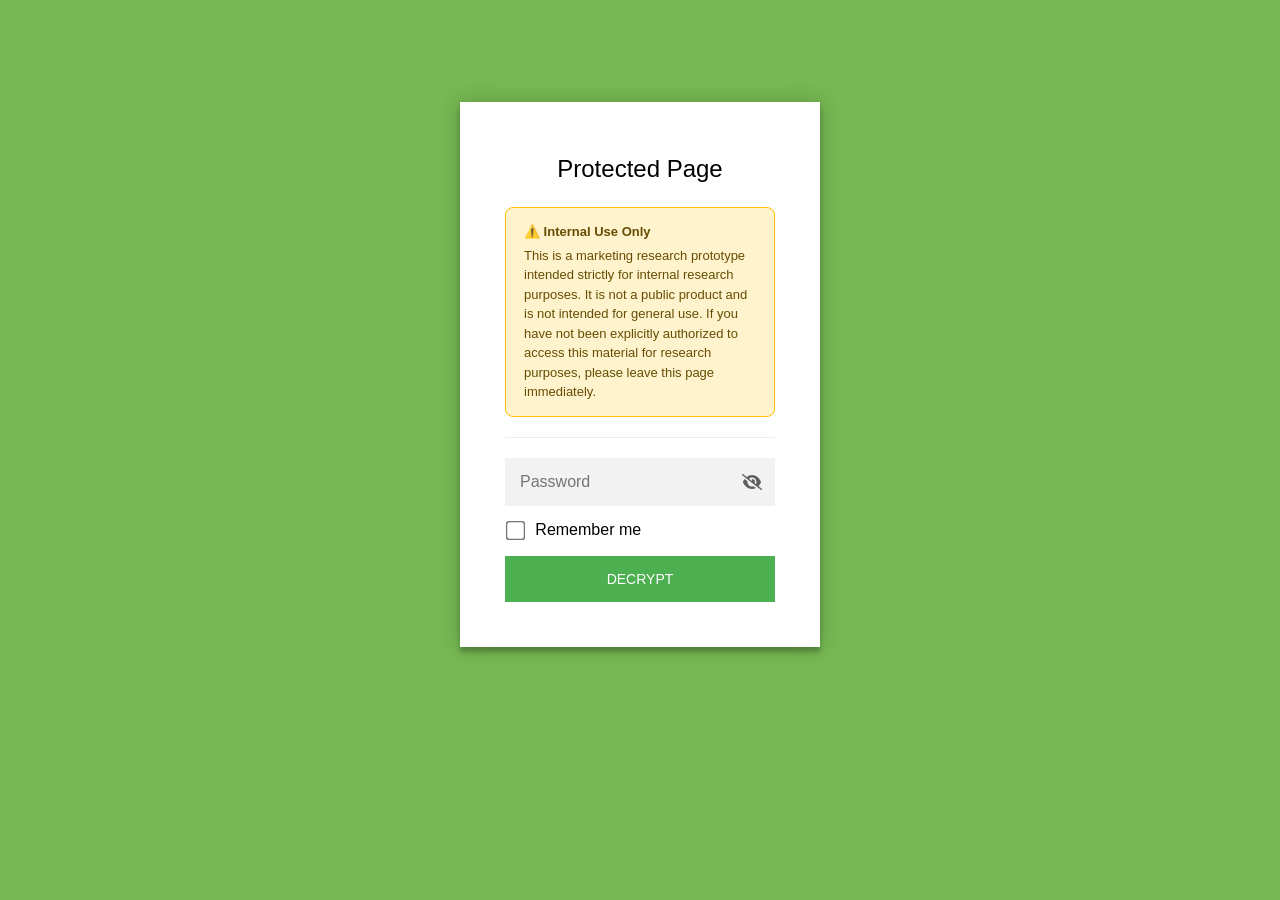
<file: docs/polskipro.html>
<!DOCTYPE html>
<html class="staticrypt-html">
    <head>
        <meta charset="utf-8" />
        <title>Protected Page</title>
        <meta name="viewport" content="width=device-width, initial-scale=1" />

        <!-- do not cache this page -->
        <meta http-equiv="cache-control" content="max-age=0" />
        <meta http-equiv="cache-control" content="no-cache" />
        <meta http-equiv="expires" content="0" />
        <meta http-equiv="expires" content="Tue, 01 Jan 1980 1:00:00 GMT" />
        <meta http-equiv="pragma" content="no-cache" />

        <style>
            .staticrypt-hr {
                margin-top: 20px;
                margin-bottom: 20px;
                border: 0;
                border-top: 1px solid #eee;
            }

            .staticrypt-page {
                width: 360px;
                padding: 8% 0 0;
                margin: auto;
                box-sizing: border-box;
            }

            .staticrypt-form {
                position: relative;
                z-index: 1;
                background: #ffffff;
                max-width: 360px;
                margin: 0 auto 100px;
                padding: 45px;
                text-align: center;
                box-shadow: 0 0 20px 0 rgba(0, 0, 0, 0.2), 0 5px 5px 0 rgba(0, 0, 0, 0.24);
            }

            .staticrypt-form input[type="password"],
            input[type="text"] {
                background: inherit;
                border: 0;
                box-sizing: border-box; /* This ensures padding is included in the total width */
                font-size: 14px;
                outline: 0;
                padding: 15px 30px 15px 15px; /* Adjust the padding to ensure there is space for the icon */
                width: 100%;
            }

            .staticrypt-password-container {
                position: relative;
                outline: 0;
                background: #f2f2f2;
                width: 100%;
                border: 0;
                margin: 0 0 15px;
                box-sizing: border-box;
            }

            .staticrypt-toggle-password-visibility {
                cursor: pointer;
                height: 20px;
                opacity: 60%;
                padding: 13px;
                position: absolute;
                right: 0;
                top: 50%;
                transform: translateY(-50%);
                width: 20px;
            }

            .staticrypt-form .staticrypt-decrypt-button {
                text-transform: uppercase;
                outline: 0;
                background: #4CAF50;
                width: 100%;
                border: 0;
                padding: 15px;
                color: #ffffff;
                font-size: 14px;
                cursor: pointer;
            }

            .staticrypt-form .staticrypt-decrypt-button:hover,
            .staticrypt-form .staticrypt-decrypt-button:active,
            .staticrypt-form .staticrypt-decrypt-button:focus {
                background: #4CAF50;
                filter: brightness(92%);
            }

            .staticrypt-html {
                height: 100%;
            }

            .staticrypt-body {
                height: 100%;
                margin: 0;
            }

            .staticrypt-content {
                height: 100%;
                margin-bottom: 1em;
                background: #76B852;
                font-family: "Arial", sans-serif;
                -webkit-font-smoothing: antialiased;
                -moz-osx-font-smoothing: grayscale;
            }

            .staticrypt-instructions {
                margin-top: -1em;
                margin-bottom: 1em;
            }

            .staticrypt-title {
                font-size: 1.5em;
            }

            label.staticrypt-remember {
                display: flex;
                align-items: center;
                margin-bottom: 1em;
            }

            .staticrypt-remember input[type="checkbox"] {
                transform: scale(1.5);
                margin-right: 1em;
            }

            .hidden {
                display: none !important;
            }

            .staticrypt-spinner-container {
                height: 100%;
                display: flex;
                align-items: center;
                justify-content: center;
            }

            .staticrypt-spinner {
                display: inline-block;
                width: 2rem;
                height: 2rem;
                vertical-align: text-bottom;
                border: 0.25em solid gray;
                border-right-color: transparent;
                border-radius: 50%;
                -webkit-animation: spinner-border 0.75s linear infinite;
                animation: spinner-border 0.75s linear infinite;
                animation-duration: 0.75s;
                animation-timing-function: linear;
                animation-delay: 0s;
                animation-iteration-count: infinite;
                animation-direction: normal;
                animation-fill-mode: none;
                animation-play-state: running;
                animation-name: spinner-border;
            }

            @keyframes spinner-border {
                100% {
                    transform: rotate(360deg);
                }
            }

            @media screen and (-webkit-min-device-pixel-ratio: 0) {
                .staticrypt-form input[type="password"],
                input[type="text"] {
                    font-size: 16px;
                }
            }
        </style>
    </head>

    <body class="staticrypt-body">
        <div id="staticrypt_loading" class="staticrypt-spinner-container">
            <div class="staticrypt-spinner"></div>
        </div>

        <div id="staticrypt_content" class="staticrypt-content hidden">
            <div class="staticrypt-page">
                <div class="staticrypt-form">
                    <div class="staticrypt-instructions">
                        <p class="staticrypt-title">Protected Page</p>
                        <p></p>
                    </div>

                    <div style="background:#fff3cd;border:1px solid #ffc107;border-radius:8px;padding:14px 18px;margin-bottom:16px;text-align:left;font-size:13px;line-height:1.5;color:#664d03;">
                        <strong style="display:block;margin-bottom:4px;">⚠️ Internal Use Only</strong>
                        This is a marketing research prototype intended strictly for internal research purposes. It is not a public product and is not intended for general use. If you have not been explicitly authorized to access this material for research purposes, please leave this page immediately.
                    </div>

                    <hr class="staticrypt-hr" />

                    <form id="staticrypt-form" action="#" method="post">
                        <div class="staticrypt-password-container">
                            <input
                                id="staticrypt-password"
                                type="password"
                                name="password"
                                placeholder="Password"
                                autofocus
                            />

                            <img
                                class="staticrypt-toggle-password-visibility"
                                alt="Show password"
                                title="Show password"
                                src="[data-uri]"
                            />
                        </div>

                        <label id="staticrypt-remember-label" class="staticrypt-remember hidden">
                            <input id="staticrypt-remember" type="checkbox" name="remember" />
                            Remember me
                        </label>

                        <input type="submit" class="staticrypt-decrypt-button" value="DECRYPT" />
                    </form>
                </div>
            </div>
        </div>

        <script>
            // these variables will be filled when generating the file - the template format is 'variable_name'
            const staticryptInitiator = ((function(){
  const exports = {};
  const cryptoEngine = ((function(){
  const exports = {};
  const { subtle } = crypto;

const IV_BITS = 16 * 8;
const HEX_BITS = 4;
const ENCRYPTION_ALGO = "AES-CBC";

/**
 * Translates between utf8 encoded hexadecimal strings
 * and Uint8Array bytes.
 */
const HexEncoder = {
    /**
     * hex string -> bytes
     * @param {string} hexString
     * @returns {Uint8Array}
     */
    parse: function (hexString) {
        if (hexString.length % 2 !== 0) throw "Invalid hexString";
        const arrayBuffer = new Uint8Array(hexString.length / 2);

        for (let i = 0; i < hexString.length; i += 2) {
            const byteValue = parseInt(hexString.substring(i, i + 2), 16);
            if (isNaN(byteValue)) {
                throw "Invalid hexString";
            }
            arrayBuffer[i / 2] = byteValue;
        }
        return arrayBuffer;
    },

    /**
     * bytes -> hex string
     * @param {Uint8Array} bytes
     * @returns {string}
     */
    stringify: function (bytes) {
        const hexBytes = [];

        for (let i = 0; i < bytes.length; ++i) {
            let byteString = bytes[i].toString(16);
            if (byteString.length < 2) {
                byteString = "0" + byteString;
            }
            hexBytes.push(byteString);
        }
        return hexBytes.join("");
    },
};

/**
 * Translates between utf8 strings and Uint8Array bytes.
 */
const UTF8Encoder = {
    parse: function (str) {
        return new TextEncoder().encode(str);
    },

    stringify: function (bytes) {
        return new TextDecoder().decode(bytes);
    },
};

/**
 * Salt and encrypt a msg with a password.
 */
async function encrypt(msg, hashedPassword) {
    // Must be 16 bytes, unpredictable, and preferably cryptographically random. However, it need not be secret.
    // https://developer.mozilla.org/en-US/docs/Web/API/SubtleCrypto/encrypt#parameters
    const iv = crypto.getRandomValues(new Uint8Array(IV_BITS / 8));

    const key = await subtle.importKey("raw", HexEncoder.parse(hashedPassword), ENCRYPTION_ALGO, false, ["encrypt"]);

    const encrypted = await subtle.encrypt(
        {
            name: ENCRYPTION_ALGO,
            iv: iv,
        },
        key,
        UTF8Encoder.parse(msg)
    );

    // iv will be 32 hex characters, we prepend it to the ciphertext for use in decryption
    return HexEncoder.stringify(iv) + HexEncoder.stringify(new Uint8Array(encrypted));
}
exports.encrypt = encrypt;

/**
 * Decrypt a salted msg using a password.
 *
 * @param {string} encryptedMsg
 * @param {string} hashedPassword
 * @returns {Promise<string>}
 */
async function decrypt(encryptedMsg, hashedPassword) {
    const ivLength = IV_BITS / HEX_BITS;
    const iv = HexEncoder.parse(encryptedMsg.substring(0, ivLength));
    const encrypted = encryptedMsg.substring(ivLength);

    const key = await subtle.importKey("raw", HexEncoder.parse(hashedPassword), ENCRYPTION_ALGO, false, ["decrypt"]);

    const outBuffer = await subtle.decrypt(
        {
            name: ENCRYPTION_ALGO,
            iv: iv,
        },
        key,
        HexEncoder.parse(encrypted)
    );

    return UTF8Encoder.stringify(new Uint8Array(outBuffer));
}
exports.decrypt = decrypt;

/**
 * Salt and hash the password so it can be stored in localStorage without opening a password reuse vulnerability.
 *
 * @param {string} password
 * @param {string} salt
 * @returns {Promise<string>}
 */
async function hashPassword(password, salt) {
    // we hash the password in multiple steps, each adding more iterations. This is because we used to allow less
    // iterations, so for backward compatibility reasons, we need to support going from that to more iterations.
    let hashedPassword = await hashLegacyRound(password, salt);

    hashedPassword = await hashSecondRound(hashedPassword, salt);

    return hashThirdRound(hashedPassword, salt);
}
exports.hashPassword = hashPassword;

/**
 * This hashes the password with 1k iterations. This is a low number, we need this function to support backwards
 * compatibility.
 *
 * @param {string} password
 * @param {string} salt
 * @returns {Promise<string>}
 */
function hashLegacyRound(password, salt) {
    return pbkdf2(password, salt, 1000, "SHA-1");
}
exports.hashLegacyRound = hashLegacyRound;

/**
 * Add a second round of iterations. This is because we used to use 1k, so for backwards compatibility with
 * remember-me/autodecrypt links, we need to support going from that to more iterations.
 *
 * @param hashedPassword
 * @param salt
 * @returns {Promise<string>}
 */
function hashSecondRound(hashedPassword, salt) {
    return pbkdf2(hashedPassword, salt, 14000, "SHA-256");
}
exports.hashSecondRound = hashSecondRound;

/**
 * Add a third round of iterations to bring total number to 600k. This is because we used to use 1k, then 15k, so for
 * backwards compatibility with remember-me/autodecrypt links, we need to support going from that to more iterations.
 *
 * @param hashedPassword
 * @param salt
 * @returns {Promise<string>}
 */
function hashThirdRound(hashedPassword, salt) {
    return pbkdf2(hashedPassword, salt, 585000, "SHA-256");
}
exports.hashThirdRound = hashThirdRound;

/**
 * Salt and hash the password so it can be stored in localStorage without opening a password reuse vulnerability.
 *
 * @param {string} password
 * @param {string} salt
 * @param {int} iterations
 * @param {string} hashAlgorithm
 * @returns {Promise<string>}
 */
async function pbkdf2(password, salt, iterations, hashAlgorithm) {
    const key = await subtle.importKey("raw", UTF8Encoder.parse(password), "PBKDF2", false, ["deriveBits"]);

    const keyBytes = await subtle.deriveBits(
        {
            name: "PBKDF2",
            hash: hashAlgorithm,
            iterations,
            salt: UTF8Encoder.parse(salt),
        },
        key,
        256
    );

    return HexEncoder.stringify(new Uint8Array(keyBytes));
}

function generateRandomSalt() {
    const bytes = crypto.getRandomValues(new Uint8Array(128 / 8));

    return HexEncoder.stringify(new Uint8Array(bytes));
}
exports.generateRandomSalt = generateRandomSalt;

async function signMessage(hashedPassword, message) {
    const key = await subtle.importKey(
        "raw",
        HexEncoder.parse(hashedPassword),
        {
            name: "HMAC",
            hash: "SHA-256",
        },
        false,
        ["sign"]
    );
    const signature = await subtle.sign("HMAC", key, UTF8Encoder.parse(message));

    return HexEncoder.stringify(new Uint8Array(signature));
}
exports.signMessage = signMessage;

function getRandomAlphanum() {
    const possibleCharacters = "abcdefghijklmnopqrstuvwxyzABCDEFGHIJKLMNOPQRSTUVWXYZ0123456789";

    let byteArray;
    let parsedInt;

    // Keep generating new random bytes until we get a value that falls
    // within a range that can be evenly divided by possibleCharacters.length
    do {
        byteArray = crypto.getRandomValues(new Uint8Array(1));
        // extract the lowest byte to get an int from 0 to 255 (probably unnecessary, since we're only generating 1 byte)
        parsedInt = byteArray[0] & 0xff;
    } while (parsedInt >= 256 - (256 % possibleCharacters.length));

    // Take the modulo of the parsed integer to get a random number between 0 and totalLength - 1
    const randomIndex = parsedInt % possibleCharacters.length;

    return possibleCharacters[randomIndex];
}

/**
 * Generate a random string of a given length.
 *
 * @param {int} length
 * @returns {string}
 */
function generateRandomString(length) {
    let randomString = "";

    for (let i = 0; i < length; i++) {
        randomString += getRandomAlphanum();
    }

    return randomString;
}
exports.generateRandomString = generateRandomString;

  return exports;
})());
const codec = ((function(){
  const exports = {};
  /**
 * Initialize the codec with the provided cryptoEngine - this return functions to encode and decode messages.
 *
 * @param cryptoEngine - the engine to use for encryption / decryption
 */
function init(cryptoEngine) {
    const exports = {};

    /**
     * Top-level function for encoding a message.
     * Includes password hashing, encryption, and signing.
     *
     * @param {string} msg
     * @param {string} password
     * @param {string} salt
     *
     * @returns {string} The encoded text
     */
    async function encode(msg, password, salt) {
        const hashedPassword = await cryptoEngine.hashPassword(password, salt);

        const encrypted = await cryptoEngine.encrypt(msg, hashedPassword);

        // we use the hashed password in the HMAC because this is effectively what will be used a password (so we can store
        // it in localStorage safely, we don't use the clear text password)
        const hmac = await cryptoEngine.signMessage(hashedPassword, encrypted);

        return hmac + encrypted;
    }
    exports.encode = encode;

    /**
     * Encode using a password that has already been hashed. This is useful to encode multiple messages in a row, that way
     * we don't need to hash the password multiple times.
     *
     * @param {string} msg
     * @param {string} hashedPassword
     *
     * @returns {string} The encoded text
     */
    async function encodeWithHashedPassword(msg, hashedPassword) {
        const encrypted = await cryptoEngine.encrypt(msg, hashedPassword);

        // we use the hashed password in the HMAC because this is effectively what will be used a password (so we can store
        // it in localStorage safely, we don't use the clear text password)
        const hmac = await cryptoEngine.signMessage(hashedPassword, encrypted);

        return hmac + encrypted;
    }
    exports.encodeWithHashedPassword = encodeWithHashedPassword;

    /**
     * Top-level function for decoding a message.
     * Includes signature check and decryption.
     *
     * @param {string} signedMsg
     * @param {string} hashedPassword
     * @param {string} salt
     * @param {int} backwardCompatibleAttempt
     * @param {string} originalPassword
     *
     * @returns {Object} {success: true, decoded: string} | {success: false, message: string}
     */
    async function decode(signedMsg, hashedPassword, salt, backwardCompatibleAttempt = 0, originalPassword = "") {
        const encryptedHMAC = signedMsg.substring(0, 64);
        const encryptedMsg = signedMsg.substring(64);
        const decryptedHMAC = await cryptoEngine.signMessage(hashedPassword, encryptedMsg);

        if (decryptedHMAC !== encryptedHMAC) {
            // we have been raising the number of iterations in the hashing algorithm multiple times, so to support the old
            // remember-me/autodecrypt links we need to try bringing the old hashes up to speed.
            originalPassword = originalPassword || hashedPassword;
            if (backwardCompatibleAttempt === 0) {
                const updatedHashedPassword = await cryptoEngine.hashThirdRound(originalPassword, salt);

                return decode(signedMsg, updatedHashedPassword, salt, backwardCompatibleAttempt + 1, originalPassword);
            }
            if (backwardCompatibleAttempt === 1) {
                let updatedHashedPassword = await cryptoEngine.hashSecondRound(originalPassword, salt);
                updatedHashedPassword = await cryptoEngine.hashThirdRound(updatedHashedPassword, salt);

                return decode(signedMsg, updatedHashedPassword, salt, backwardCompatibleAttempt + 1, originalPassword);
            }

            return { success: false, message: "Signature mismatch" };
        }

        return {
            success: true,
            decoded: await cryptoEngine.decrypt(encryptedMsg, hashedPassword),
        };
    }
    exports.decode = decode;

    return exports;
}
exports.init = init;

  return exports;
})());
const decode = codec.init(cryptoEngine).decode;

/**
 * Initialize the staticrypt module, that exposes functions callbable by the password_template.
 *
 * @param {{
 *  staticryptEncryptedMsgUniqueVariableName: string,
 *  isRememberEnabled: boolean,
 *  rememberDurationInDays: number,
 *  staticryptSaltUniqueVariableName: string,
 * }} staticryptConfig - object of data that is stored on the password_template at encryption time.
 *
 * @param {{
 *  rememberExpirationKey: string,
 *  rememberPassphraseKey: string,
 *  replaceHtmlCallback: function,
 *  clearLocalStorageCallback: function,
 * }} templateConfig - object of data that can be configured by a custom password_template.
 */
function init(staticryptConfig, templateConfig) {
    const exports = {};

    /**
     * Decrypt our encrypted page, replace the whole HTML.
     *
     * @param {string} hashedPassword
     * @returns {Promise<boolean>}
     */
    async function decryptAndReplaceHtml(hashedPassword) {
        const { staticryptEncryptedMsgUniqueVariableName, staticryptSaltUniqueVariableName } = staticryptConfig;
        const { replaceHtmlCallback } = templateConfig;

        const result = await decode(
            staticryptEncryptedMsgUniqueVariableName,
            hashedPassword,
            staticryptSaltUniqueVariableName
        );
        if (!result.success) {
            return false;
        }
        const plainHTML = result.decoded;

        // if the user configured a callback call it, otherwise just replace the whole HTML
        if (typeof replaceHtmlCallback === "function") {
            replaceHtmlCallback(plainHTML);
        } else {
            document.write(plainHTML);
            document.close();
        }

        return true;
    }

    /**
     * Attempt to decrypt the page and replace the whole HTML.
     *
     * @param {string} password
     * @param {boolean} isRememberChecked
     *
     * @returns {Promise<{isSuccessful: boolean, hashedPassword?: string}>} - we return an object, so that if we want to
     *   expose more information in the future we can do it without breaking the password_template
     */
    async function handleDecryptionOfPage(password, isRememberChecked) {
        const { staticryptSaltUniqueVariableName } = staticryptConfig;

        // decrypt and replace the whole page
        const hashedPassword = await cryptoEngine.hashPassword(password, staticryptSaltUniqueVariableName);
        return handleDecryptionOfPageFromHash(hashedPassword, isRememberChecked);
    }
    exports.handleDecryptionOfPage = handleDecryptionOfPage;

    async function handleDecryptionOfPageFromHash(hashedPassword, isRememberChecked) {
        const { isRememberEnabled, rememberDurationInDays } = staticryptConfig;
        const { rememberExpirationKey, rememberPassphraseKey } = templateConfig;

        const isDecryptionSuccessful = await decryptAndReplaceHtml(hashedPassword);

        if (!isDecryptionSuccessful) {
            return {
                isSuccessful: false,
                hashedPassword,
            };
        }

        // remember the hashedPassword and set its expiration if necessary
        if (isRememberEnabled && isRememberChecked) {
            window.localStorage.setItem(rememberPassphraseKey, hashedPassword);

            // set the expiration if the duration isn't 0 (meaning no expiration)
            if (rememberDurationInDays > 0) {
                window.localStorage.setItem(
                    rememberExpirationKey,
                    (new Date().getTime() + rememberDurationInDays * 24 * 60 * 60 * 1000).toString()
                );
            }
        }

        return {
            isSuccessful: true,
            hashedPassword,
        };
    }
    exports.handleDecryptionOfPageFromHash = handleDecryptionOfPageFromHash;

    /**
     * Clear localstorage from staticrypt related values
     */
    function clearLocalStorage() {
        const { clearLocalStorageCallback, rememberExpirationKey, rememberPassphraseKey } = templateConfig;

        if (typeof clearLocalStorageCallback === "function") {
            clearLocalStorageCallback();
        } else {
            localStorage.removeItem(rememberPassphraseKey);
            localStorage.removeItem(rememberExpirationKey);
        }
    }

    async function handleDecryptOnLoad() {
        let isSuccessful = await decryptOnLoadFromUrl();

        if (!isSuccessful) {
            isSuccessful = await decryptOnLoadFromRememberMe();
        }

        return { isSuccessful };
    }
    exports.handleDecryptOnLoad = handleDecryptOnLoad;

    /**
     * Clear storage if we are logging out
     *
     * @returns {boolean} - whether we logged out
     */
    function logoutIfNeeded() {
        const logoutKey = "staticrypt_logout";

        // handle logout through query param
        const queryParams = new URLSearchParams(window.location.search);
        if (queryParams.has(logoutKey)) {
            clearLocalStorage();
            return true;
        }

        // handle logout through URL fragment
        const hash = window.location.hash.substring(1);
        if (hash.includes(logoutKey)) {
            clearLocalStorage();
            return true;
        }

        return false;
    }

    /**
     * To be called on load: check if we want to try to decrypt and replace the HTML with the decrypted content, and
     * try to do it if needed.
     *
     * @returns {Promise<boolean>} true if we derypted and replaced the whole page, false otherwise
     */
    async function decryptOnLoadFromRememberMe() {
        const { rememberDurationInDays } = staticryptConfig;
        const { rememberExpirationKey, rememberPassphraseKey } = templateConfig;

        // if we are login out, terminate
        if (logoutIfNeeded()) {
            return false;
        }

        // if there is expiration configured, check if we're not beyond the expiration
        if (rememberDurationInDays && rememberDurationInDays > 0) {
            const expiration = localStorage.getItem(rememberExpirationKey),
                isExpired = expiration && new Date().getTime() > parseInt(expiration);

            if (isExpired) {
                clearLocalStorage();
                return false;
            }
        }

        const hashedPassword = localStorage.getItem(rememberPassphraseKey);

        if (hashedPassword) {
            // try to decrypt
            const isDecryptionSuccessful = await decryptAndReplaceHtml(hashedPassword);

            // if the decryption is unsuccessful the password might be wrong - silently clear the saved data and let
            // the user fill the password form again
            if (!isDecryptionSuccessful) {
                clearLocalStorage();
                return false;
            }

            return true;
        }

        return false;
    }

    async function decryptOnLoadFromUrl() {
        const passwordKey = "staticrypt_pwd";
        const rememberMeKey = "remember_me";

        // try to get the password from the query param (for backward compatibility - we now want to avoid this method,
        // since it sends the hashed password to the server which isn't needed)
        const queryParams = new URLSearchParams(window.location.search);
        const hashedPasswordQuery = queryParams.get(passwordKey);
        const rememberMeQuery = queryParams.get(rememberMeKey);

        const urlFragment = window.location.hash.substring(1);
        // get the password from the url fragment
        const hashedPasswordRegexMatch = urlFragment.match(new RegExp(passwordKey + "=([^&]*)"));
        const hashedPasswordFragment = hashedPasswordRegexMatch ? hashedPasswordRegexMatch[1] : null;
        const rememberMeFragment = urlFragment.includes(rememberMeKey);

        const hashedPassword = hashedPasswordFragment || hashedPasswordQuery;
        const rememberMe = rememberMeFragment || rememberMeQuery;

        if (hashedPassword) {
            return handleDecryptionOfPageFromHash(hashedPassword, rememberMe);
        }

        return false;
    }

    return exports;
}
exports.init = init;

  return exports;
})());
            const templateError = "Bad password!",
                templateToggleAltShow = "Show password",
                templateToggleAltHide = "Hide password",
                isRememberEnabled = true,
                staticryptConfig = {"staticryptEncryptedMsgUniqueVariableName":"[base64]","isRememberEnabled":true,"rememberDurationInDays":0,"staticryptSaltUniqueVariableName":"0521f91dbfee5087dfa0db59922fdec4"};

            // you can edit these values to customize some of the behavior of StatiCrypt
            const templateConfig = {
                rememberExpirationKey: "staticrypt_expiration",
                rememberPassphraseKey: "staticrypt_passphrase",
                replaceHtmlCallback: null,
                clearLocalStorageCallback: null,
            };

            // init the staticrypt engine
            const staticrypt = staticryptInitiator.init(staticryptConfig, templateConfig);

            // try to automatically decrypt on load if there is a saved password
            window.onload = async function () {
                const { isSuccessful } = await staticrypt.handleDecryptOnLoad();

                // if we didn't decrypt anything on load, show the password prompt. Otherwise the content has already been
                // replaced, no need to do anything
                if (!isSuccessful) {
                    // hide loading screen
                    document.getElementById("staticrypt_loading").classList.add("hidden");
                    document.getElementById("staticrypt_content").classList.remove("hidden");
                    document.getElementById("staticrypt-password").focus();

                    // show the remember me checkbox
                    if (isRememberEnabled) {
                        document.getElementById("staticrypt-remember-label").classList.remove("hidden");
                    }
                }
            };

            // toggle password visibility
            const toggleIcon = document.querySelector(".staticrypt-toggle-password-visibility");
            // these two icons are coming from FontAwesome
            const imgSrcEyeClosed =
                "[data-uri]";
            const imgSrcEyeOpened =
                "[data-uri]";
            toggleIcon.addEventListener("click", function () {
                const passwordInput = document.getElementById("staticrypt-password");
                if (passwordInput.type === "password") {
                    passwordInput.type = "text";
                    toggleIcon.src = imgSrcEyeOpened;
                    toggleIcon.alt = templateToggleAltHide;
                    toggleIcon.title = templateToggleAltHide;
                } else {
                    passwordInput.type = "password";
                    toggleIcon.src = imgSrcEyeClosed;
                    toggleIcon.alt = templateToggleAltShow;
                    toggleIcon.title = templateToggleAltShow;
                }
            });

            // handle password form submission
            document.getElementById("staticrypt-form").addEventListener("submit", async function (e) {
                e.preventDefault();

                const password = document.getElementById("staticrypt-password").value,
                    isRememberChecked = document.getElementById("staticrypt-remember").checked;

                const { isSuccessful } = await staticrypt.handleDecryptionOfPage(password, isRememberChecked);

                if (!isSuccessful) {
                    alert(templateError);
                }
            });
        </script>
    </body>
</html>
</file>
<file: docs/style.css>
@import url('https://fonts.googleapis.com/css2?family=Inter:wght@300;400;500;600;700;800&family=JetBrains+Mono:wght@400;500&display=swap');

:root {
  --primary: #1a365d;
  --primary-light: #2b6cb0;
  --primary-lighter: #ebf4ff;
  --accent: #c53030;
  --accent-bg: #fff5f5;
  --bg: #ffffff;
  --bg-alt: #f7fafc;
  --bg-warm: #fffaf0;
  --border: #e2e8f0;
  --border-light: #edf2f7;
  --text: #2d3748;
  --text-light: #718096;
  --text-lighter: #a0aec0;
  --success: #276749;
  --success-bg: #f0fff4;
  --shadow-sm: 0 1px 3px rgba(0,0,0,0.08);
  --shadow-md: 0 4px 12px rgba(0,0,0,0.1);
  --shadow-lg: 0 10px 30px rgba(0,0,0,0.12);
  --radius: 8px;
}

* {
  box-sizing: border-box;
}

html {
  scroll-behavior: smooth;
  font-size: 16px;
}

body {
  font-family: 'Inter', -apple-system, BlinkMacSystemFont, 'Segoe UI', sans-serif;
  line-height: 1.7;
  color: var(--text);
  background: var(--bg-alt);
  margin: 0;
  padding: 0;
  -webkit-font-smoothing: antialiased;
}

/* ===== LAYOUT ===== */

.page-wrapper {
  max-width: 900px;
  margin: 0 auto;
  padding: 0 24px;
}

/* ===== HERO HEADER ===== */

.hero {
  background: linear-gradient(135deg, var(--primary) 0%, #2c5282 50%, #2b6cb0 100%);
  color: white;
  padding: 60px 0 48px;
  margin-bottom: 0;
  position: relative;
  overflow: hidden;
}

.hero::before {
  content: '';
  position: absolute;
  top: -50%;
  right: -20%;
  width: 500px;
  height: 500px;
  background: radial-gradient(circle, rgba(255,255,255,0.06) 0%, transparent 70%);
  border-radius: 50%;
}

.hero::after {
  content: '🇵🇱';
  position: absolute;
  top: 30px;
  right: 40px;
  font-size: 48px;
  opacity: 0.3;
}

.hero h1 {
  font-size: 2.4rem;
  font-weight: 800;
  margin: 0 0 8px 0;
  letter-spacing: -1px;
  border: none;
  padding: 0;
  color: white;
}

.hero .subtitle {
  font-size: 1.15rem;
  font-weight: 400;
  opacity: 0.85;
  font-style: italic;
  margin-bottom: 16px;
}

.hero .meta {
  font-size: 0.85rem;
  opacity: 0.6;
}

.hero .badge-row {
  margin-top: 20px;
  display: flex;
  gap: 10px;
  flex-wrap: wrap;
}

.badge {
  display: inline-block;
  padding: 5px 14px;
  border-radius: 20px;
  font-size: 0.8rem;
  font-weight: 600;
  background: rgba(255,255,255,0.15);
  backdrop-filter: blur(4px);
  border: 1px solid rgba(255,255,255,0.2);
}

/* ===== NAVIGATION / TOC ===== */

.toc-bar {
  background: var(--bg);
  border-bottom: 1px solid var(--border);
  padding: 16px 0;
  position: sticky;
  top: 0;
  z-index: 100;
  box-shadow: var(--shadow-sm);
}

.toc-bar nav {
  max-width: 900px;
  margin: 0 auto;
  padding: 0 24px;
  display: flex;
  flex-wrap: wrap;
  gap: 6px;
}

.toc-bar a {
  display: inline-block;
  padding: 4px 12px;
  font-size: 0.78rem;
  font-weight: 500;
  color: var(--primary-light);
  text-decoration: none;
  border-radius: 4px;
  transition: all 0.2s;
  white-space: nowrap;
}

.toc-bar a:hover {
  background: var(--primary-lighter);
  color: var(--primary);
}

/* ===== MAIN CONTENT ===== */

.content {
  background: var(--bg);
  padding: 40px 48px;
  margin: 0;
  border-radius: 0 0 12px 12px;
  box-shadow: var(--shadow-sm);
  margin-bottom: 60px;
}

/* ===== HEADINGS ===== */

h1 {
  font-size: 2rem;
  font-weight: 800;
  color: var(--primary);
  border-bottom: 3px solid var(--primary);
  padding-bottom: 12px;
  margin-top: 48px;
  margin-bottom: 24px;
  letter-spacing: -0.5px;
}

h2 {
  font-size: 1.5rem;
  font-weight: 700;
  color: var(--primary);
  margin-top: 48px;
  margin-bottom: 20px;
  padding-bottom: 8px;
  border-bottom: 2px solid var(--primary-lighter);
  letter-spacing: -0.3px;
}

h3 {
  font-size: 1.15rem;
  font-weight: 600;
  color: var(--primary-light);
  margin-top: 32px;
  margin-bottom: 12px;
}

h4 {
  font-size: 1rem;
  font-weight: 600;
  color: var(--text);
  margin-top: 24px;
  margin-bottom: 8px;
}

/* ===== TABLES ===== */

table {
  width: 100%;
  border-collapse: separate;
  border-spacing: 0;
  margin: 16px 0 24px;
  border-radius: var(--radius);
  overflow: hidden;
  box-shadow: var(--shadow-sm);
  border: 1px solid var(--border);
  font-size: 0.9rem;
}

thead {
  background: var(--primary);
}

th {
  padding: 10px 16px;
  text-align: left;
  font-weight: 600;
  font-size: 0.8rem;
  text-transform: uppercase;
  letter-spacing: 0.6px;
  color: white;
  border-bottom: 2px solid rgba(0,0,0,0.1);
}

td {
  padding: 9px 16px;
  border-bottom: 1px solid var(--border-light);
  vertical-align: top;
}

tbody tr:last-child td {
  border-bottom: none;
}

tbody tr:nth-child(even) {
  background: var(--bg-alt);
}

tbody tr:hover {
  background: var(--primary-lighter);
}

td strong {
  color: var(--primary);
}

/* ===== BLOCKQUOTES ===== */

blockquote {
  border-left: 4px solid var(--accent);
  background: var(--accent-bg);
  margin: 20px 0;
  padding: 16px 20px;
  border-radius: 0 var(--radius) var(--radius) 0;
  font-size: 0.92rem;
  position: relative;
}

blockquote::before {
  content: '⚠';
  position: absolute;
  left: -14px;
  top: 12px;
  background: var(--accent);
  color: white;
  width: 24px;
  height: 24px;
  border-radius: 50%;
  display: flex;
  align-items: center;
  justify-content: center;
  font-size: 12px;
}

blockquote p {
  margin: 4px 0;
}

blockquote strong {
  color: var(--accent);
}

/* Candidate insight quotes — green variant */
blockquote:has(strong:first-child) {
  border-left-color: var(--success);
  background: var(--success-bg);
}

blockquote:has(strong:first-child)::before {
  content: '💡';
  background: var(--success);
}

blockquote:has(strong:first-child) strong {
  color: var(--success);
}

/* ===== LISTS ===== */

ul, ol {
  margin: 10px 0 16px;
  padding-left: 24px;
}

li {
  margin-bottom: 5px;
  line-height: 1.6;
}

li > ul, li > ol {
  margin-top: 4px;
  margin-bottom: 4px;
}

/* ===== LINKS ===== */

a {
  color: var(--primary-light);
  text-decoration: none;
  border-bottom: 1px solid transparent;
  transition: all 0.2s;
}

a:hover {
  border-bottom-color: var(--primary-light);
}

/* ===== CODE ===== */

code {
  font-family: 'JetBrains Mono', monospace;
  font-size: 0.85em;
  background: var(--bg-alt);
  padding: 2px 6px;
  border-radius: 4px;
  border: 1px solid var(--border);
}

/* ===== HORIZONTAL RULES ===== */

hr {
  border: none;
  height: 1px;
  background: linear-gradient(to right, transparent, var(--border), transparent);
  margin: 36px 0;
}

/* ===== SPECIAL SECTIONS ===== */

/* Key facts callout */
h3 + table {
  border-left: 3px solid var(--primary-light);
}

/* ===== FOOTER ===== */

.footer {
  text-align: center;
  padding: 24px 0 48px;
  color: var(--text-lighter);
  font-size: 0.82rem;
}

.footer a {
  color: var(--text-light);
}

/* ===== PDF DOWNLOAD BUTTON ===== */

.download-btn {
  display: inline-flex;
  align-items: center;
  gap: 8px;
  padding: 10px 24px;
  background: white;
  color: var(--primary);
  border-radius: 8px;
  font-weight: 600;
  font-size: 0.9rem;
  text-decoration: none;
  border: none;
  box-shadow: var(--shadow-sm);
  transition: all 0.2s;
  margin-top: 16px;
}

.download-btn:hover {
  box-shadow: var(--shadow-md);
  transform: translateY(-1px);
  border-bottom: none;
}

/* ===== RESPONSIVE ===== */

@media (max-width: 768px) {
  .content {
    padding: 24px 20px;
  }

  .hero h1 {
    font-size: 1.8rem;
  }

  .hero::after {
    display: none;
  }

  table {
    font-size: 0.82rem;
  }

  th, td {
    padding: 7px 10px;
  }

  h1 { font-size: 1.6rem; }
  h2 { font-size: 1.3rem; }

  .toc-bar nav {
    gap: 4px;
  }

  .toc-bar a {
    font-size: 0.72rem;
    padding: 3px 8px;
  }
}

@media (max-width: 480px) {
  .hero {
    padding: 40px 0 32px;
  }

  .content {
    padding: 20px 16px;
  }

  .badge-row {
    flex-direction: column;
    gap: 6px !important;
  }
}

/* ===== PRINT ===== */

@media print {
  .toc-bar, .hero::after, .download-btn {
    display: none;
  }

  body {
    background: white;
  }

  .content {
    box-shadow: none;
    padding: 0;
  }
}
</file>
